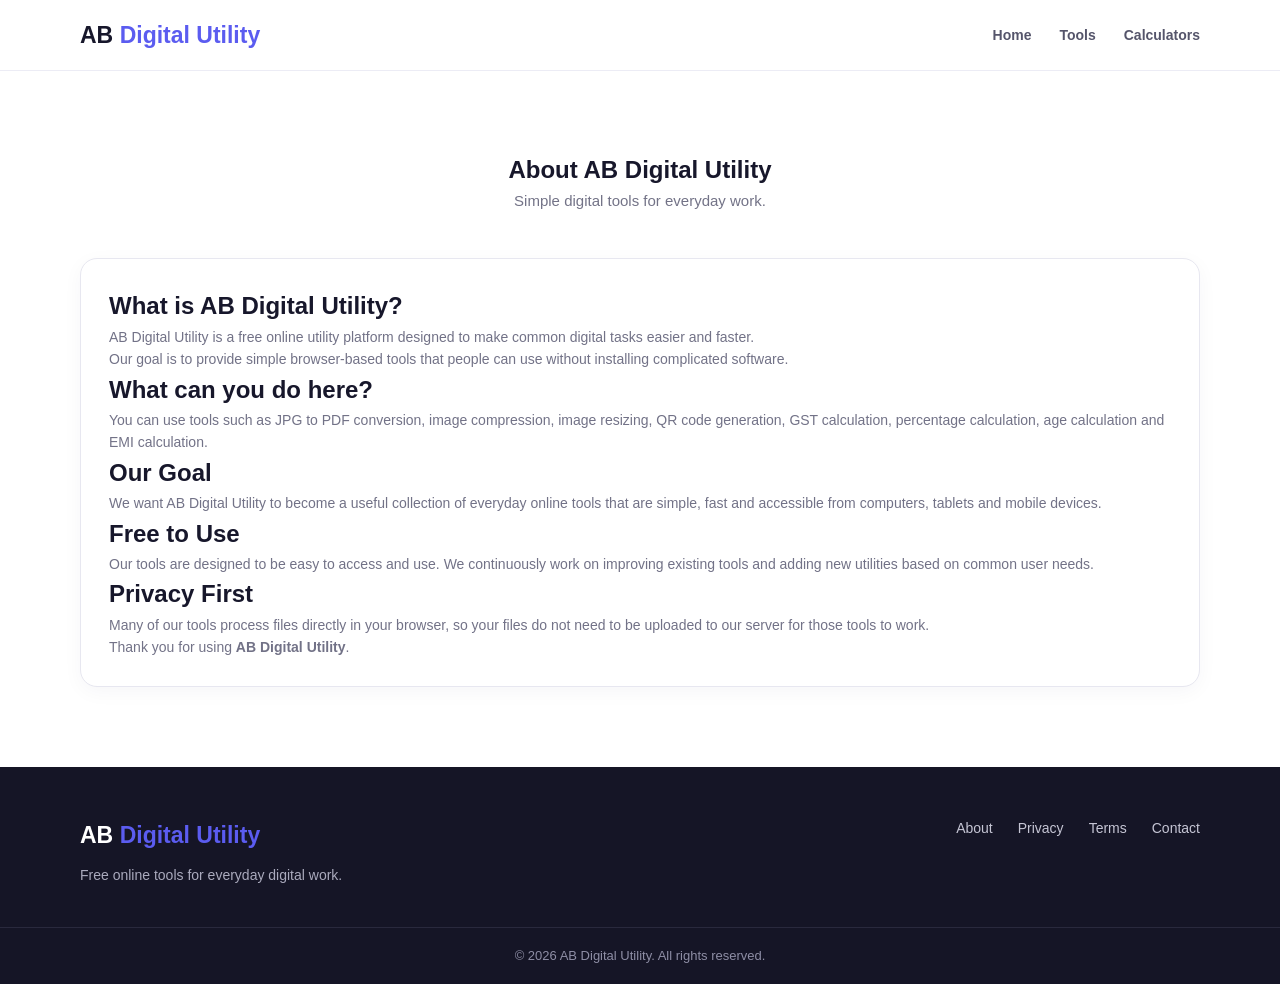
<file: about.html>
<!DOCTYPE html>
<html lang="en">
<head>

  <meta charset="UTF-8">

  <meta name="viewport"
        content="width=device-width, initial-scale=1.0">

  <title>About Us – AB Digital Utility</title>

  <meta name="description"
        content="Learn about AB Digital Utility, a collection of simple and free online tools for everyday digital tasks.">

  <link rel="stylesheet"
        href="style.css">

</head>

<body>

<header class="header">

  <div class="container nav">

    <a href="index.html" class="logo">
      AB <span>Digital Utility</span>
    </a>

    <nav>

      <a href="index.html">
        Home
      </a>

      <a href="index.html#tools">
        Tools
      </a>

      <a href="index.html#calculators">
        Calculators
      </a>

    </nav>

  </div>

</header>


<main>

<section class="section">

  <div class="container">

    <div class="heading">

      <div>

        <h1>
          About AB Digital Utility
        </h1>

        <p>
          Simple digital tools for everyday work.
        </p>

      </div>

    </div>


    <div class="guide-card">

      <h2>
        What is AB Digital Utility?
      </h2>

      <p>
        AB Digital Utility is a free online utility platform
        designed to make common digital tasks easier and faster.
      </p>

      <p>
        Our goal is to provide simple browser-based tools
        that people can use without installing complicated software.
      </p>


      <h2>
        What can you do here?
      </h2>

      <p>
        You can use tools such as JPG to PDF conversion,
        image compression, image resizing, QR code generation,
        GST calculation, percentage calculation, age calculation
        and EMI calculation.
      </p>


      <h2>
        Our Goal
      </h2>

      <p>
        We want AB Digital Utility to become a useful collection
        of everyday online tools that are simple, fast and accessible
        from computers, tablets and mobile devices.
      </p>


      <h2>
        Free to Use
      </h2>

      <p>
        Our tools are designed to be easy to access and use.
        We continuously work on improving existing tools and
        adding new utilities based on common user needs.
      </p>


      <h2>
        Privacy First
      </h2>

      <p>
        Many of our tools process files directly in your browser,
        so your files do not need to be uploaded to our server
        for those tools to work.
      </p>


      <p>
        Thank you for using
        <strong>AB Digital Utility</strong>.
      </p>

    </div>

  </div>

</section>

</main>


<footer>

  <div class="container footer">

    <div>

      <div class="logo">
        AB <span>Digital Utility</span>
      </div>

      <p>
        Free online tools for everyday digital work.
      </p>

    </div>


    <div class="footer-links">

      <a href="about.html">
        About
      </a>

      <a href="privacy.html">
        Privacy
      </a>

      <a href="terms.html">
        Terms
      </a>

      <a href="contact.html">
        Contact
      </a>

    </div>

  </div>


  <div class="copyright">

    © 2026 AB Digital Utility.
    All rights reserved.

  </div>

</footer>

</body>
</html>
</file>
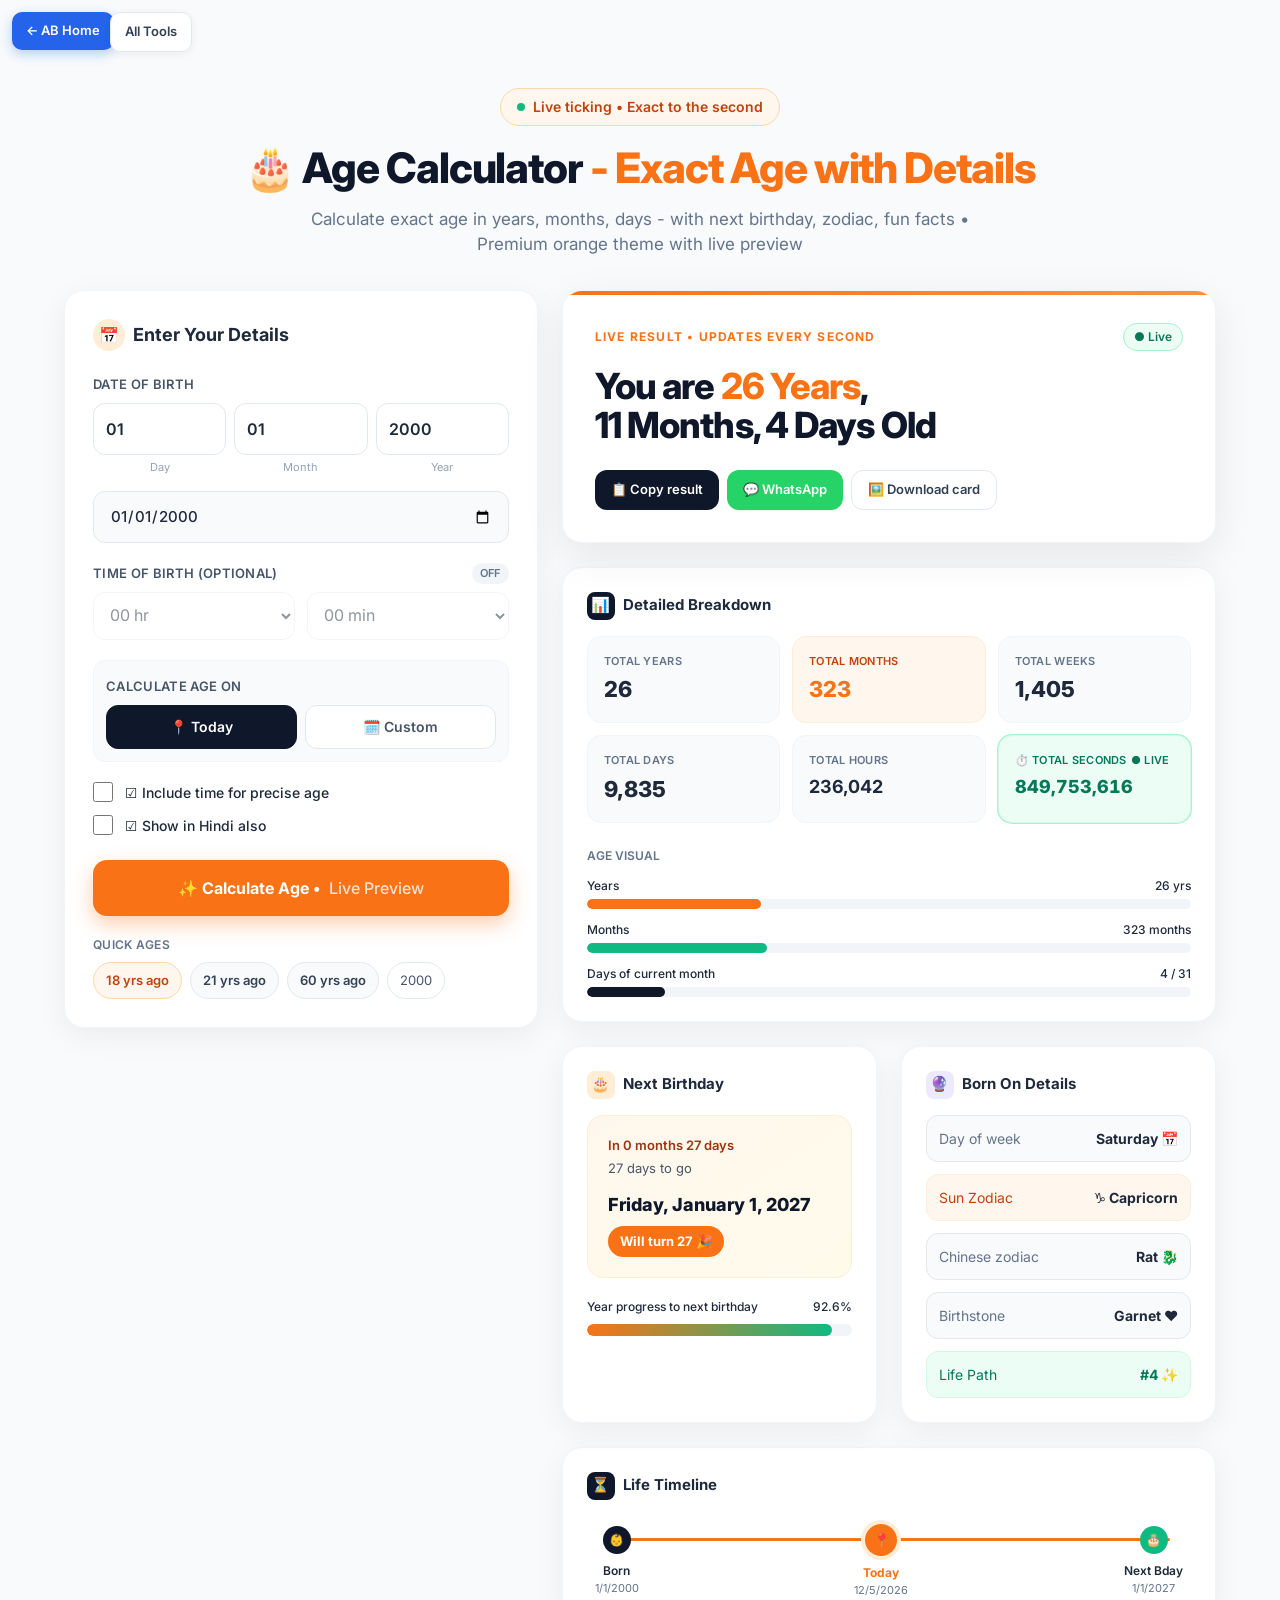
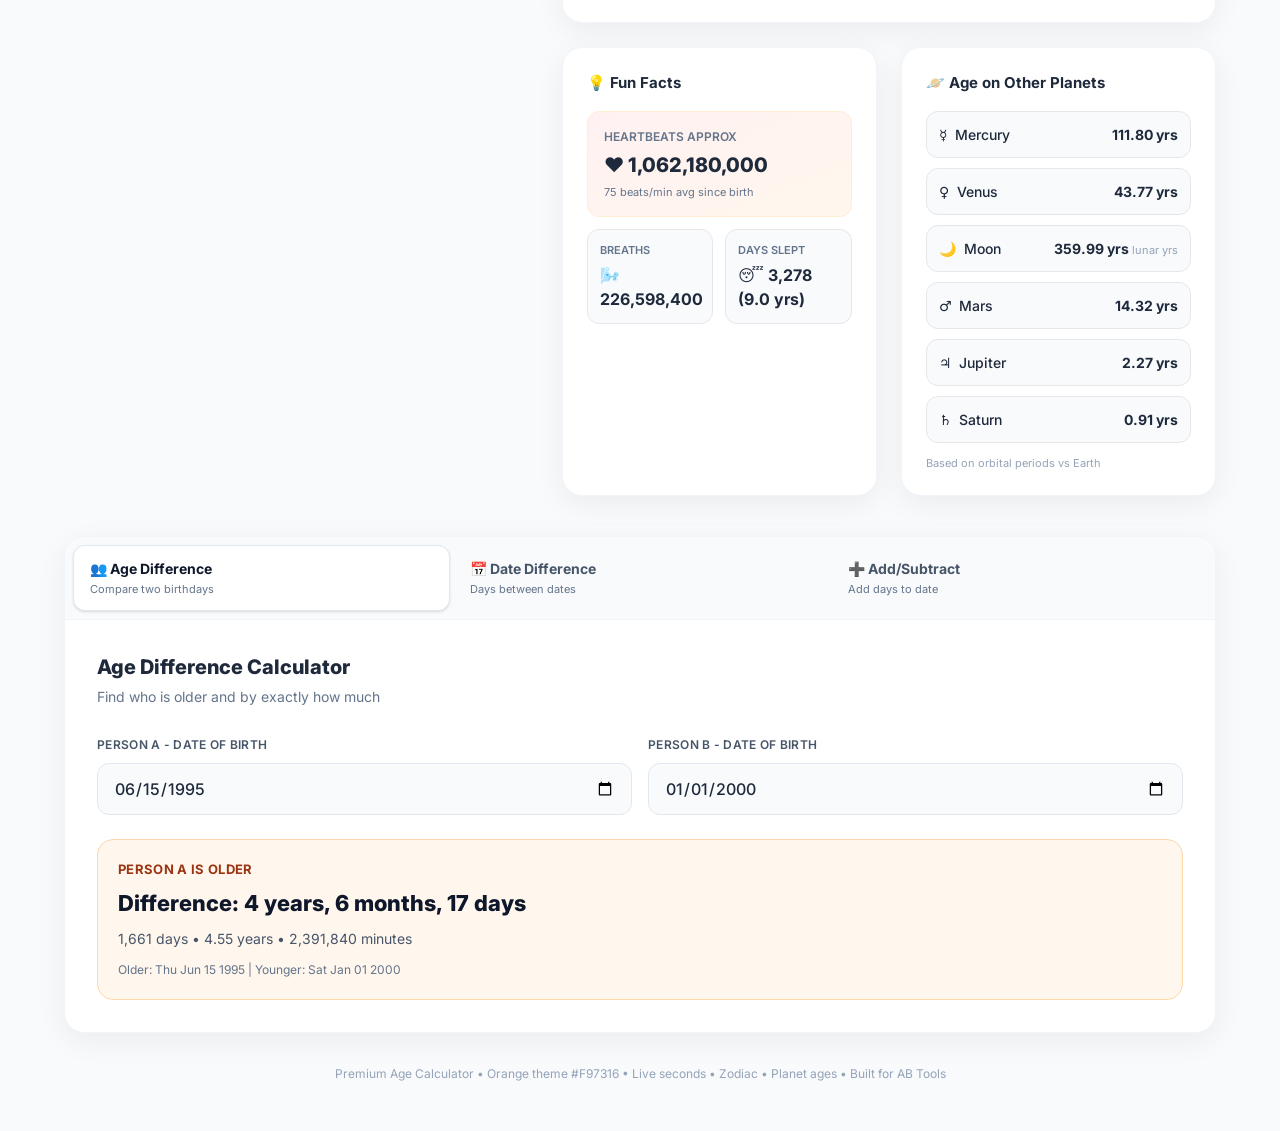
<file: age-calculator.html>
<!DOCTYPE html>
<html lang="en">
<head>
  <meta charset="UTF-8">
  <meta name="viewport" content="width=device-width, initial-scale=1">
  <title>React Artifact</title>
  <style>*,:after,:before{--tw-border-spacing-x:0;--tw-border-spacing-y:0;--tw-translate-x:0;--tw-translate-y:0;--tw-rotate:0;--tw-skew-x:0;--tw-skew-y:0;--tw-scale-x:1;--tw-scale-y:1;--tw-pan-x: ;--tw-pan-y: ;--tw-pinch-zoom: ;--tw-scroll-snap-strictness:proximity;--tw-gradient-from-position: ;--tw-gradient-via-position: ;--tw-gradient-to-position: ;--tw-ordinal: ;--tw-slashed-zero: ;--tw-numeric-figure: ;--tw-numeric-spacing: ;--tw-numeric-fraction: ;--tw-ring-inset: ;--tw-ring-offset-width:0px;--tw-ring-offset-color:#fff;--tw-ring-color:rgba(59,130,246,.5);--tw-ring-offset-shadow:0 0 #0000;--tw-ring-shadow:0 0 #0000;--tw-shadow:0 0 #0000;--tw-shadow-colored:0 0 #0000;--tw-blur: ;--tw-brightness: ;--tw-contrast: ;--tw-grayscale: ;--tw-hue-rotate: ;--tw-invert: ;--tw-saturate: ;--tw-sepia: ;--tw-drop-shadow: ;--tw-backdrop-blur: ;--tw-backdrop-brightness: ;--tw-backdrop-contrast: ;--tw-backdrop-grayscale: ;--tw-backdrop-hue-rotate: ;--tw-backdrop-invert: ;--tw-backdrop-opacity: ;--tw-backdrop-saturate: ;--tw-backdrop-sepia: ;--tw-contain-size: ;--tw-contain-layout: ;--tw-contain-paint: ;--tw-contain-style: }::backdrop{--tw-border-spacing-x:0;--tw-border-spacing-y:0;--tw-translate-x:0;--tw-translate-y:0;--tw-rotate:0;--tw-skew-x:0;--tw-skew-y:0;--tw-scale-x:1;--tw-scale-y:1;--tw-pan-x: ;--tw-pan-y: ;--tw-pinch-zoom: ;--tw-scroll-snap-strictness:proximity;--tw-gradient-from-position: ;--tw-gradient-via-position: ;--tw-gradient-to-position: ;--tw-ordinal: ;--tw-slashed-zero: ;--tw-numeric-figure: ;--tw-numeric-spacing: ;--tw-numeric-fraction: ;--tw-ring-inset: ;--tw-ring-offset-width:0px;--tw-ring-offset-color:#fff;--tw-ring-color:rgba(59,130,246,.5);--tw-ring-offset-shadow:0 0 #0000;--tw-ring-shadow:0 0 #0000;--tw-shadow:0 0 #0000;--tw-shadow-colored:0 0 #0000;--tw-blur: ;--tw-brightness: ;--tw-contrast: ;--tw-grayscale: ;--tw-hue-rotate: ;--tw-invert: ;--tw-saturate: ;--tw-sepia: ;--tw-drop-shadow: ;--tw-backdrop-blur: ;--tw-backdrop-brightness: ;--tw-backdrop-contrast: ;--tw-backdrop-grayscale: ;--tw-backdrop-hue-rotate: ;--tw-backdrop-invert: ;--tw-backdrop-opacity: ;--tw-backdrop-saturate: ;--tw-backdrop-sepia: ;--tw-contain-size: ;--tw-contain-layout: ;--tw-contain-paint: ;--tw-contain-style: }/*! tailwindcss v3.4.18 | MIT License | https://tailwindcss.com*/*,:after,:before{box-sizing:border-box;border:0 solid #e5e7eb}:after,:before{--tw-content:""}:host,html{line-height:1.5;-webkit-text-size-adjust:100%;-moz-tab-size:4;-o-tab-size:4;tab-size:4;font-family:ui-sans-serif,system-ui,sans-serif,Apple Color Emoji,Segoe UI Emoji,Segoe UI Symbol,Noto Color Emoji;font-feature-settings:normal;font-variation-settings:normal;-webkit-tap-highlight-color:transparent}body{line-height:inherit}hr{height:0;color:inherit;border-top-width:1px}abbr:where([title]){-webkit-text-decoration:underline dotted;text-decoration:underline dotted}h1,h2,h3,h4,h5,h6{font-size:inherit;font-weight:inherit}a{color:inherit;text-decoration:inherit}b,strong{font-weight:bolder}code,kbd,pre,samp{font-family:ui-monospace,SFMono-Regular,Menlo,Monaco,Consolas,Liberation Mono,Courier New,monospace;font-feature-settings:normal;font-variation-settings:normal;font-size:1em}small{font-size:80%}sub,sup{font-size:75%;line-height:0;position:relative;vertical-align:baseline}sub{bottom:-.25em}sup{top:-.5em}table{text-indent:0;border-color:inherit;border-collapse:collapse}button,input,optgroup,select,textarea{font-family:inherit;font-feature-settings:inherit;font-variation-settings:inherit;font-size:100%;font-weight:inherit;line-height:inherit;letter-spacing:inherit;color:inherit;margin:0;padding:0}button,select{text-transform:none}button,input:where([type=button]),input:where([type=reset]),input:where([type=submit]){-webkit-appearance:button;background-color:transparent;background-image:none}:-moz-focusring{outline:auto}:-moz-ui-invalid{box-shadow:none}progress{vertical-align:baseline}::-webkit-inner-spin-button,::-webkit-outer-spin-button{height:auto}[type=search]{-webkit-appearance:textfield;outline-offset:-2px}::-webkit-search-decoration{-webkit-appearance:none}::-webkit-file-upload-button{-webkit-appearance:button;font:inherit}summary{display:list-item}blockquote,dd,dl,figure,h1,h2,h3,h4,h5,h6,hr,p,pre{margin:0}fieldset{margin:0}fieldset,legend{padding:0}menu,ol,ul{list-style:none;margin:0;padding:0}dialog{padding:0}textarea{resize:vertical}input::-moz-placeholder,textarea::-moz-placeholder{opacity:1;color:#9ca3af}input::placeholder,textarea::placeholder{opacity:1;color:#9ca3af}[role=button],button{cursor:pointer}:disabled{cursor:default}audio,canvas,embed,iframe,img,object,svg,video{display:block;vertical-align:middle}img,video{max-width:100%;height:auto}[hidden]:where(:not([hidden=until-found])){display:none}.pointer-events-none{pointer-events:none}.visible{visibility:visible}.fixed{position:fixed}.absolute{position:absolute}.relative{position:relative}.sticky{position:sticky}.left-0{left:0}.left-\[24px\]{left:24px}.right-0{right:0}.right-\[24px\]{right:24px}.top-0{top:0}.top-\[14px\]{top:14px}.top-\[84px\]{top:84px}.z-10{z-index:10}.mx-auto{margin-left:auto;margin-right:auto}.mb-1{margin-bottom:.25rem}.mb-2{margin-bottom:.5rem}.mb-3{margin-bottom:.75rem}.mb-4{margin-bottom:1rem}.mb-5{margin-bottom:1.25rem}.mb-6{margin-bottom:1.5rem}.mb-8{margin-bottom:2rem}.mt-0\.5{margin-top:.125rem}.mt-1{margin-top:.25rem}.mt-10{margin-top:2.5rem}.mt-2{margin-top:.5rem}.mt-3{margin-top:.75rem}.mt-4{margin-top:1rem}.mt-5{margin-top:1.25rem}.mt-6{margin-top:1.5rem}.mt-8{margin-top:2rem}.block{display:block}.flex{display:flex}.inline-flex{display:inline-flex}.grid{display:grid}.h-2{height:.5rem}.h-5{height:1.25rem}.h-7{height:1.75rem}.h-8{height:2rem}.h-\[10px\]{height:10px}.h-\[12px\]{height:12px}.h-\[28px\]{height:28px}.h-\[32px\]{height:32px}.h-\[3px\]{height:3px}.h-\[40px\]{height:40px}.h-\[44px\]{height:44px}.h-\[48px\]{height:48px}.h-\[4px\]{height:4px}.h-\[52px\]{height:52px}.h-\[56px\]{height:56px}.h-fit{height:-moz-fit-content;height:fit-content}.h-full{height:100%}.min-h-screen{min-height:100vh}.w-2{width:.5rem}.w-5{width:1.25rem}.w-7{width:1.75rem}.w-8{width:2rem}.w-\[28px\]{width:28px}.w-\[32px\]{width:32px}.w-full{width:100%}.min-w-0{min-width:0}.max-w-\[1200px\]{max-width:1200px}.max-w-\[720px\]{max-width:720px}.max-w-full{max-width:100%}.flex-1{flex:1 1 0%}@keyframes pulse{50%{opacity:.5}}.animate-pulse{animation:pulse 2s cubic-bezier(.4,0,.6,1) infinite}.cursor-pointer{cursor:pointer}.grid-cols-1{grid-template-columns:repeat(1,minmax(0,1fr))}.grid-cols-2{grid-template-columns:repeat(2,minmax(0,1fr))}.grid-cols-3{grid-template-columns:repeat(3,minmax(0,1fr))}.flex-col{flex-direction:column}.flex-wrap{flex-wrap:wrap}.place-items-center{place-items:center}.items-center{align-items:center}.justify-center{justify-content:center}.justify-between{justify-content:space-between}.gap-1{gap:.25rem}.gap-2{gap:.5rem}.gap-3{gap:.75rem}.gap-4{gap:1rem}.gap-6{gap:1.5rem}.space-y-2\.5>:not([hidden])~:not([hidden]){--tw-space-y-reverse:0;margin-top:calc(.625rem*(1 - var(--tw-space-y-reverse)));margin-bottom:calc(.625rem*var(--tw-space-y-reverse))}.space-y-3>:not([hidden])~:not([hidden]){--tw-space-y-reverse:0;margin-top:calc(.75rem*(1 - var(--tw-space-y-reverse)));margin-bottom:calc(.75rem*var(--tw-space-y-reverse))}.space-y-4>:not([hidden])~:not([hidden]){--tw-space-y-reverse:0;margin-top:calc(1rem*(1 - var(--tw-space-y-reverse)));margin-bottom:calc(1rem*var(--tw-space-y-reverse))}.space-y-6>:not([hidden])~:not([hidden]){--tw-space-y-reverse:0;margin-top:calc(1.5rem*(1 - var(--tw-space-y-reverse)));margin-bottom:calc(1.5rem*var(--tw-space-y-reverse))}.overflow-hidden{overflow:hidden}.overflow-x-auto{overflow-x:auto}.overflow-x-hidden{overflow-x:hidden}.break-words{overflow-wrap:break-word}.rounded{border-radius:.25rem}.rounded-\[12px\]{border-radius:12px}.rounded-\[14px\]{border-radius:14px}.rounded-\[16px\]{border-radius:16px}.rounded-\[20px\]{border-radius:20px}.rounded-full{border-radius:9999px}.rounded-lg{border-radius:.5rem}.rounded-xl{border-radius:.75rem}.border{border-width:1px}.border-b{border-bottom-width:1px}.border-emerald-100{--tw-border-opacity:1;border-color:rgb(209 250 229/var(--tw-border-opacity,1))}.border-emerald-200{--tw-border-opacity:1;border-color:rgb(167 243 208/var(--tw-border-opacity,1))}.border-orange-100{--tw-border-opacity:1;border-color:rgb(255 237 213/var(--tw-border-opacity,1))}.border-orange-200{--tw-border-opacity:1;border-color:rgb(254 215 170/var(--tw-border-opacity,1))}.border-slate-100{--tw-border-opacity:1;border-color:rgb(241 245 249/var(--tw-border-opacity,1))}.border-slate-200{--tw-border-opacity:1;border-color:rgb(226 232 240/var(--tw-border-opacity,1))}.border-slate-900{--tw-border-opacity:1;border-color:rgb(15 23 42/var(--tw-border-opacity,1))}.bg-\[\#10B981\]{--tw-bg-opacity:1;background-color:rgb(16 185 129/var(--tw-bg-opacity,1))}.bg-\[\#25D366\]{--tw-bg-opacity:1;background-color:rgb(37 211 102/var(--tw-bg-opacity,1))}.bg-\[\#F97316\]{--tw-bg-opacity:1;background-color:rgb(249 115 22/var(--tw-bg-opacity,1))}.bg-\[\#f8fafc\]{--tw-bg-opacity:1;background-color:rgb(248 250 252/var(--tw-bg-opacity,1))}.bg-emerald-50{--tw-bg-opacity:1;background-color:rgb(236 253 245/var(--tw-bg-opacity,1))}.bg-orange-100{--tw-bg-opacity:1;background-color:rgb(255 237 213/var(--tw-bg-opacity,1))}.bg-orange-50{--tw-bg-opacity:1;background-color:rgb(255 247 237/var(--tw-bg-opacity,1))}.bg-slate-100{--tw-bg-opacity:1;background-color:rgb(241 245 249/var(--tw-bg-opacity,1))}.bg-slate-200{--tw-bg-opacity:1;background-color:rgb(226 232 240/var(--tw-bg-opacity,1))}.bg-slate-50{--tw-bg-opacity:1;background-color:rgb(248 250 252/var(--tw-bg-opacity,1))}.bg-slate-900{--tw-bg-opacity:1;background-color:rgb(15 23 42/var(--tw-bg-opacity,1))}.bg-violet-100{--tw-bg-opacity:1;background-color:rgb(237 233 254/var(--tw-bg-opacity,1))}.bg-white{--tw-bg-opacity:1;background-color:rgb(255 255 255/var(--tw-bg-opacity,1))}.bg-white\/10{background-color:hsla(0,0%,100%,.1)}.bg-gradient-to-br{background-image:linear-gradient(to bottom right,var(--tw-gradient-stops))}.bg-gradient-to-r{background-image:linear-gradient(to right,var(--tw-gradient-stops))}.from-\[\#F97316\]{--tw-gradient-from:#f97316 var(--tw-gradient-from-position);--tw-gradient-to:rgba(249,115,22,0) var(--tw-gradient-to-position);--tw-gradient-stops:var(--tw-gradient-from),var(--tw-gradient-to)}.from-orange-50{--tw-gradient-from:#fff7ed var(--tw-gradient-from-position);--tw-gradient-to:rgba(255,247,237,0) var(--tw-gradient-to-position);--tw-gradient-stops:var(--tw-gradient-from),var(--tw-gradient-to)}.from-rose-50{--tw-gradient-from:#fff1f2 var(--tw-gradient-from-position);--tw-gradient-to:rgba(255,241,242,0) var(--tw-gradient-to-position);--tw-gradient-stops:var(--tw-gradient-from),var(--tw-gradient-to)}.from-slate-900{--tw-gradient-from:#0f172a var(--tw-gradient-from-position);--tw-gradient-to:rgba(15,23,42,0) var(--tw-gradient-to-position);--tw-gradient-stops:var(--tw-gradient-from),var(--tw-gradient-to)}.to-\[\#10B981\]{--tw-gradient-to:#10b981 var(--tw-gradient-to-position)}.to-\[\#FB923C\]{--tw-gradient-to:#fb923c var(--tw-gradient-to-position)}.to-amber-50{--tw-gradient-to:#fffbeb var(--tw-gradient-to-position)}.to-orange-50{--tw-gradient-to:#fff7ed var(--tw-gradient-to-position)}.to-slate-800{--tw-gradient-to:#1e293b var(--tw-gradient-to-position)}.p-10{padding:2.5rem}.p-2{padding:.5rem}.p-3{padding:.75rem}.p-4{padding:1rem}.p-5{padding:1.25rem}.p-6{padding:1.5rem}.px-2{padding-left:.5rem;padding-right:.5rem}.px-2\.5{padding-left:.625rem;padding-right:.625rem}.px-3{padding-left:.75rem;padding-right:.75rem}.px-4{padding-left:1rem;padding-right:1rem}.py-0\.5{padding-top:.125rem;padding-bottom:.125rem}.py-1{padding-top:.25rem;padding-bottom:.25rem}.py-1\.5{padding-top:.375rem;padding-bottom:.375rem}.py-2{padding-top:.5rem;padding-bottom:.5rem}.py-3{padding-top:.75rem;padding-bottom:.75rem}.pb-12{padding-bottom:3rem}.pt-\[72px\]{padding-top:72px}.text-left{text-align:left}.text-center{text-align:center}.text-\[11px\]{font-size:11px}.text-\[12px\]{font-size:12px}.text-\[13px\]{font-size:13px}.text-\[14px\]{font-size:14px}.text-\[15px\]{font-size:15px}.text-\[16px\]{font-size:16px}.text-\[18px\]{font-size:18px}.text-\[20px\]{font-size:20px}.text-\[22px\]{font-size:22px}.text-\[28px\]{font-size:28px}.text-\[48px\]{font-size:48px}.text-sm{font-size:.875rem;line-height:1.25rem}.font-bold{font-weight:700}.font-extrabold{font-weight:800}.font-medium{font-weight:500}.font-normal{font-weight:400}.font-semibold{font-weight:600}.uppercase{text-transform:uppercase}.tabular-nums{--tw-numeric-spacing:tabular-nums;font-variant-numeric:var(--tw-ordinal) var(--tw-slashed-zero) var(--tw-numeric-figure) var(--tw-numeric-spacing) var(--tw-numeric-fraction)}.leading-\[1\.1\]{line-height:1.1}.leading-tight{line-height:1.25}.tracking-tight{letter-spacing:-.025em}.tracking-wide{letter-spacing:.025em}.tracking-widest{letter-spacing:.1em}.text-\[\#F97316\]{--tw-text-opacity:1;color:rgb(249 115 22/var(--tw-text-opacity,1))}.text-emerald-700{--tw-text-opacity:1;color:rgb(4 120 87/var(--tw-text-opacity,1))}.text-orange-600{--tw-text-opacity:1;color:rgb(234 88 12/var(--tw-text-opacity,1))}.text-orange-700{--tw-text-opacity:1;color:rgb(194 65 12/var(--tw-text-opacity,1))}.text-orange-800{--tw-text-opacity:1;color:rgb(154 52 18/var(--tw-text-opacity,1))}.text-slate-400{--tw-text-opacity:1;color:rgb(148 163 184/var(--tw-text-opacity,1))}.text-slate-500{--tw-text-opacity:1;color:rgb(100 116 139/var(--tw-text-opacity,1))}.text-slate-600{--tw-text-opacity:1;color:rgb(71 85 105/var(--tw-text-opacity,1))}.text-slate-700{--tw-text-opacity:1;color:rgb(51 65 85/var(--tw-text-opacity,1))}.text-slate-800{--tw-text-opacity:1;color:rgb(30 41 59/var(--tw-text-opacity,1))}.text-slate-900{--tw-text-opacity:1;color:rgb(15 23 42/var(--tw-text-opacity,1))}.text-violet-600{--tw-text-opacity:1;color:rgb(124 58 237/var(--tw-text-opacity,1))}.text-white{--tw-text-opacity:1;color:rgb(255 255 255/var(--tw-text-opacity,1))}.accent-\[\#10B981\]{accent-color:#10b981}.accent-\[\#F97316\]{accent-color:#f97316}.opacity-100{opacity:1}.opacity-50{opacity:.5}.opacity-60{opacity:.6}.opacity-70{opacity:.7}.opacity-80{opacity:.8}.shadow{--tw-shadow:0 1px 3px 0 rgba(0,0,0,.1),0 1px 2px -1px rgba(0,0,0,.1);--tw-shadow-colored:0 1px 3px 0 var(--tw-shadow-color),0 1px 2px -1px var(--tw-shadow-color)}.shadow,.shadow-\[0_12px_40px_rgba\(0\2c 0\2c 0\2c 0\.08\)\]{box-shadow:var(--tw-ring-offset-shadow,0 0 #0000),var(--tw-ring-shadow,0 0 #0000),var(--tw-shadow)}.shadow-\[0_12px_40px_rgba\(0\2c 0\2c 0\2c 0\.08\)\]{--tw-shadow:0 12px 40px rgba(0,0,0,.08);--tw-shadow-colored:0 12px 40px var(--tw-shadow-color)}.shadow-\[0_8px_20px_rgba\(249\2c 115\2c 22\2c 0\.35\)\]{--tw-shadow:0 8px 20px rgba(249,115,22,.35);--tw-shadow-colored:0 8px 20px var(--tw-shadow-color);box-shadow:var(--tw-ring-offset-shadow,0 0 #0000),var(--tw-ring-shadow,0 0 #0000),var(--tw-shadow)}.shadow-\[0_8px_30px_rgba\(0\2c 0\2c 0\2c 0\.06\)\]{--tw-shadow:0 8px 30px rgba(0,0,0,.06);--tw-shadow-colored:0 8px 30px var(--tw-shadow-color);box-shadow:var(--tw-ring-offset-shadow,0 0 #0000),var(--tw-ring-shadow,0 0 #0000),var(--tw-shadow)}.outline-none{outline:2px solid transparent;outline-offset:2px}.ring-1{--tw-ring-offset-shadow:var(--tw-ring-inset) 0 0 0 var(--tw-ring-offset-width) var(--tw-ring-offset-color);--tw-ring-shadow:var(--tw-ring-inset) 0 0 0 calc(1px + var(--tw-ring-offset-width)) var(--tw-ring-color)}.ring-1,.ring-4{box-shadow:var(--tw-ring-offset-shadow),var(--tw-ring-shadow),var(--tw-shadow,0 0 #0000)}.ring-4{--tw-ring-offset-shadow:var(--tw-ring-inset) 0 0 0 var(--tw-ring-offset-width) var(--tw-ring-offset-color);--tw-ring-shadow:var(--tw-ring-inset) 0 0 0 calc(4px + var(--tw-ring-offset-width)) var(--tw-ring-color)}.ring-emerald-200{--tw-ring-opacity:1;--tw-ring-color:rgb(167 243 208/var(--tw-ring-opacity,1))}.ring-orange-100{--tw-ring-opacity:1;--tw-ring-color:rgb(255 237 213/var(--tw-ring-opacity,1))}.transition{transition-property:color,background-color,border-color,text-decoration-color,fill,stroke,opacity,box-shadow,transform,filter,backdrop-filter;transition-timing-function:cubic-bezier(.4,0,.2,1);transition-duration:.15s}.transition-all{transition-property:all;transition-timing-function:cubic-bezier(.4,0,.2,1);transition-duration:.15s}.duration-700{transition-duration:.7s}#root,body,html{min-height:100%}body{margin:0;font-family:Inter,ui-sans-serif,system-ui,-apple-system,BlinkMacSystemFont,Segoe UI,sans-serif}[role=button]:not([aria-disabled=true]),button:not(:disabled),label[for],select:not(:disabled),summary{cursor:pointer}.hover\:bg-\[\#1EB954\]:hover{--tw-bg-opacity:1;background-color:rgb(30 185 84/var(--tw-bg-opacity,1))}.hover\:bg-\[\#EA6A0E\]:hover{--tw-bg-opacity:1;background-color:rgb(234 106 14/var(--tw-bg-opacity,1))}.hover\:bg-black:hover{--tw-bg-opacity:1;background-color:rgb(0 0 0/var(--tw-bg-opacity,1))}.hover\:bg-orange-100:hover{--tw-bg-opacity:1;background-color:rgb(255 237 213/var(--tw-bg-opacity,1))}.hover\:bg-slate-100:hover{--tw-bg-opacity:1;background-color:rgb(241 245 249/var(--tw-bg-opacity,1))}.hover\:bg-slate-50:hover{--tw-bg-opacity:1;background-color:rgb(248 250 252/var(--tw-bg-opacity,1))}.hover\:bg-white:hover{--tw-bg-opacity:1;background-color:rgb(255 255 255/var(--tw-bg-opacity,1))}.hover\:bg-white\/60:hover{background-color:hsla(0,0%,100%,.6)}.hover\:shadow-sm:hover{--tw-shadow:0 1px 2px 0 rgba(0,0,0,.05);--tw-shadow-colored:0 1px 2px 0 var(--tw-shadow-color);box-shadow:var(--tw-ring-offset-shadow,0 0 #0000),var(--tw-ring-shadow,0 0 #0000),var(--tw-shadow)}.focus\:border-\[\#F97316\]:focus{--tw-border-opacity:1;border-color:rgb(249 115 22/var(--tw-border-opacity,1))}.focus\:ring-2:focus{--tw-ring-offset-shadow:var(--tw-ring-inset) 0 0 0 var(--tw-ring-offset-width) var(--tw-ring-offset-color);--tw-ring-shadow:var(--tw-ring-inset) 0 0 0 calc(2px + var(--tw-ring-offset-width)) var(--tw-ring-color);box-shadow:var(--tw-ring-offset-shadow),var(--tw-ring-shadow),var(--tw-shadow,0 0 #0000)}.focus\:ring-orange-200:focus{--tw-ring-opacity:1;--tw-ring-color:rgb(254 215 170/var(--tw-ring-opacity,1))}@media (min-width:768px){.md\:min-w-\[160px\]{min-width:160px}.md\:grid-cols-2{grid-template-columns:repeat(2,minmax(0,1fr))}.md\:grid-cols-3{grid-template-columns:repeat(3,minmax(0,1fr))}.md\:grid-cols-4{grid-template-columns:repeat(4,minmax(0,1fr))}.md\:flex-nowrap{flex-wrap:nowrap}.md\:p-6{padding:1.5rem}.md\:p-7{padding:1.75rem}.md\:p-8{padding:2rem}.md\:px-6{padding-left:1.5rem;padding-right:1.5rem}.md\:text-\[17px\]{font-size:17px}.md\:text-\[26px\]{font-size:26px}.md\:text-\[36px\]{font-size:36px}.md\:text-\[42px\]{font-size:42px}}@media (min-width:1024px){.lg\:grid-cols-\[1\.05fr_1\.45fr\]{grid-template-columns:1.05fr 1.45fr}.lg\:grid-cols-\[1\.2fr_1fr\]{grid-template-columns:1.2fr 1fr}}</style>
</head>
<body>
  <div id="root"></div>
  
  <script type="module">var Gf=Object.create;var{getPrototypeOf:Zf,defineProperty:lo,getOwnPropertyNames:Jf}=Object;var qf=Object.prototype.hasOwnProperty;var zn=(e,n,t)=>{t=e!=null?Gf(Zf(e)):{};let r=n||!e||!e.__esModule?lo(t,"default",{value:e,enumerable:!0}):t;for(let l of Jf(e))if(!qf.call(r,l))lo(r,l,{get:()=>e[l],enumerable:!0});return r};var Ir=(e,n)=>()=>(n||e((n={exports:{}}).exports,n),n.exports);var jf=(e,n)=>{for(var t in n)lo(e,t,{get:n[t],enumerable:!0,configurable:!0,set:(r)=>n[t]=()=>r})};var bf=(e,n)=>()=>(e&&(n=e(e=0)),n);var Ot=Ir((md)=>{var It=Symbol.for("react.element"),ed=Symbol.for("react.portal"),nd=Symbol.for("react.fragment"),td=Symbol.for("react.strict_mode"),rd=Symbol.for("react.profiler"),ld=Symbol.for("react.provider"),od=Symbol.for("react.context"),ud=Symbol.for("react.forward_ref"),id=Symbol.for("react.suspense"),sd=Symbol.for("react.memo"),ad=Symbol.for("react.lazy"),Ri=Symbol.iterator;function cd(e){if(e===null||typeof e!=="object")return null;return e=Ri&&e[Ri]||e["@@iterator"],typeof e==="function"?e:null}var Fi={isMounted:function(){return!1},enqueueForceUpdate:function(){},enqueueReplaceState:function(){},enqueueSetState:function(){}},Mi=Object.assign,Ui={};function Gn(e,n,t){this.props=e,this.context=n,this.refs=Ui,this.updater=t||Fi}Gn.prototype.isReactComponent={};Gn.prototype.setState=function(e,n){if(typeof e!=="object"&&typeof e!=="function"&&e!=null)throw Error("setState(...): takes an object of state variables to update or a function which returns an object of state variables.");this.updater.enqueueSetState(this,e,n,"setState")};Gn.prototype.forceUpdate=function(e){this.updater.enqueueForceUpdate(this,e,"forceUpdate")};function Di(){}Di.prototype=Gn.prototype;function uo(e,n,t){this.props=e,this.context=n,this.refs=Ui,this.updater=t||Fi}var io=uo.prototype=new Di;io.constructor=uo;Mi(io,Gn.prototype);io.isPureReactComponent=!0;var Ii=Array.isArray,Vi=Object.prototype.hasOwnProperty,so={current:null},$i={key:!0,ref:!0,__self:!0,__source:!0};function Wi(e,n,t){var r,l={},o=null,u=null;if(n!=null)for(r in n.ref!==void 0&&(u=n.ref),n.key!==void 0&&(o=""+n.key),n)Vi.call(n,r)&&!$i.hasOwnProperty(r)&&(l[r]=n[r]);var i=arguments.length-2;if(i===1)l.children=t;else if(1<i){for(var s=Array(i),f=0;f<i;f++)s[f]=arguments[f+2];l.children=s}if(e&&e.defaultProps)for(r in i=e.defaultProps,i)l[r]===void 0&&(l[r]=i[r]);return{$$typeof:It,type:e,key:o,ref:u,props:l,_owner:so.current}}function fd(e,n){return{$$typeof:It,type:e.type,key:n,ref:e.ref,props:e.props,_owner:e._owner}}function ao(e){return typeof e==="object"&&e!==null&&e.$$typeof===It}function dd(e){var n={"=":"=0",":":"=2"};return"$"+e.replace(/[=:]/g,function(t){return n[t]})}var Oi=/\/+/g;function oo(e,n){return typeof e==="object"&&e!==null&&e.key!=null?dd(""+e.key):n.toString(36)}function Fr(e,n,t,r,l){var o=typeof e;if(o==="undefined"||o==="boolean")e=null;var u=!1;if(e===null)u=!0;else switch(o){case"string":case"number":u=!0;break;case"object":switch(e.$$typeof){case It:case ed:u=!0}}if(u)return u=e,l=l(u),e=r===""?"."+oo(u,0):r,Ii(l)?(t="",e!=null&&(t=e.replace(Oi,"$&/")+"/"),Fr(l,n,t,"",function(f){return f})):l!=null&&(ao(l)&&(l=fd(l,t+(!l.key||u&&u.key===l.key?"":(""+l.key).replace(Oi,"$&/")+"/")+e)),n.push(l)),1;if(u=0,r=r===""?".":r+":",Ii(e))for(var i=0;i<e.length;i++){o=e[i];var s=r+oo(o,i);u+=Fr(o,n,t,s,l)}else if(s=cd(e),typeof s==="function")for(e=s.call(e),i=0;!(o=e.next()).done;)o=o.value,s=r+oo(o,i++),u+=Fr(o,n,t,s,l);else if(o==="object")throw n=String(e),Error("Objects are not valid as a React child (found: "+(n==="[object Object]"?"object with keys {"+Object.keys(e).join(", ")+"}":n)+"). If you meant to render a collection of children, use an array instead.");return u}function Or(e,n,t){if(e==null)return e;var r=[],l=0;return Fr(e,r,"","",function(o){return n.call(t,o,l++)}),r}function pd(e){if(e._status===-1){var n=e._result;n=n(),n.then(function(t){if(e._status===0||e._status===-1)e._status=1,e._result=t},function(t){if(e._status===0||e._status===-1)e._status=2,e._result=t}),e._status===-1&&(e._status=0,e._result=n)}if(e._status===1)return e._result.default;throw e._result}var ce={current:null},Mr={transition:null},vd={ReactCurrentDispatcher:ce,ReactCurrentBatchConfig:Mr,ReactCurrentOwner:so};function Qi(){throw Error("act(...) is not supported in production builds of React.")}md.Children={map:Or,forEach:function(e,n,t){Or(e,function(){n.apply(this,arguments)},t)},count:function(e){var n=0;return Or(e,function(){n++}),n},toArray:function(e){return Or(e,function(n){return n})||[]},only:function(e){if(!ao(e))throw Error("React.Children.only expected to receive a single React element child.");return e}};md.Component=Gn;md.Fragment=nd;md.Profiler=rd;md.PureComponent=uo;md.StrictMode=td;md.Suspense=id;md.__SECRET_INTERNALS_DO_NOT_USE_OR_YOU_WILL_BE_FIRED=vd;md.act=Qi;md.cloneElement=function(e,n,t){if(e===null||e===void 0)throw Error("React.cloneElement(...): The argument must be a React element, but you passed "+e+".");var r=Mi({},e.props),l=e.key,o=e.ref,u=e._owner;if(n!=null){if(n.ref!==void 0&&(o=n.ref,u=so.current),n.key!==void 0&&(l=""+n.key),e.type&&e.type.defaultProps)var i=e.type.defaultProps;for(s in n)Vi.call(n,s)&&!$i.hasOwnProperty(s)&&(r[s]=n[s]===void 0&&i!==void 0?i[s]:n[s])}var s=arguments.length-2;if(s===1)r.children=t;else if(1<s){i=Array(s);for(var f=0;f<s;f++)i[f]=arguments[f+2];r.children=i}return{$$typeof:It,type:e.type,key:l,ref:o,props:r,_owner:u}};md.createContext=function(e){return e={$$typeof:od,_currentValue:e,_currentValue2:e,_threadCount:0,Provider:null,Consumer:null,_defaultValue:null,_globalName:null},e.Provider={$$typeof:ld,_context:e},e.Consumer=e};md.createElement=Wi;md.createFactory=function(e){var n=Wi.bind(null,e);return n.type=e,n};md.createRef=function(){return{current:null}};md.forwardRef=function(e){return{$$typeof:ud,render:e}};md.isValidElement=ao;md.lazy=function(e){return{$$typeof:ad,_payload:{_status:-1,_result:e},_init:pd}};md.memo=function(e,n){return{$$typeof:sd,type:e,compare:n===void 0?null:n}};md.startTransition=function(e){var n=Mr.transition;Mr.transition={};try{e()}finally{Mr.transition=n}};md.unstable_act=Qi;md.useCallback=function(e,n){return ce.current.useCallback(e,n)};md.useContext=function(e){return ce.current.useContext(e)};md.useDebugValue=function(){};md.useDeferredValue=function(e){return ce.current.useDeferredValue(e)};md.useEffect=function(e,n){return ce.current.useEffect(e,n)};md.useId=function(){return ce.current.useId()};md.useImperativeHandle=function(e,n,t){return ce.current.useImperativeHandle(e,n,t)};md.useInsertionEffect=function(e,n){return ce.current.useInsertionEffect(e,n)};md.useLayoutEffect=function(e,n){return ce.current.useLayoutEffect(e,n)};md.useMemo=function(e,n){return ce.current.useMemo(e,n)};md.useReducer=function(e,n,t){return ce.current.useReducer(e,n,t)};md.useRef=function(e){return ce.current.useRef(e)};md.useState=function(e){return ce.current.useState(e)};md.useSyncExternalStore=function(e,n,t){return ce.current.useSyncExternalStore(e,n,t)};md.useTransition=function(){return ce.current.useTransition()};md.version="18.3.1"});var Yi=Ir((bd)=>{function fo(e,n){var t=e.length;e.push(n);e:for(;0<t;){var r=t-1>>>1,l=e[r];if(0<Ur(l,n))e[r]=n,e[t]=l,t=r;else break e}}function Fe(e){return e.length===0?null:e[0]}function Wr(e){if(e.length===0)return null;var n=e[0],t=e.pop();if(t!==n){e[0]=t;e:for(var r=0,l=e.length,o=l>>>1;r<o;){var u=2*(r+1)-1,i=e[u],s=u+1,f=e[s];if(0>Ur(i,t))s<l&&0>Ur(f,i)?(e[r]=f,e[s]=t,r=s):(e[r]=i,e[u]=t,r=u);else if(s<l&&0>Ur(f,t))e[r]=f,e[s]=t,r=s;else break e}}return n}function Ur(e,n){var t=e.sortIndex-n.sortIndex;return t!==0?t:e.id-n.id}if(typeof performance==="object"&&typeof performance.now==="function")po=performance,bd.unstable_now=function(){return po.now()};else Dr=Date,vo=Dr.now(),bd.unstable_now=function(){return Dr.now()-vo};var po,Dr,vo,Be=[],on=[],jd=1,Ne=null,le=3,Qr=!1,Ln=!1,Mt=!1,Ai=typeof setTimeout==="function"?setTimeout:null,Bi=typeof clearTimeout==="function"?clearTimeout:null,Hi=typeof setImmediate<"u"?setImmediate:null;typeof navigator<"u"&&navigator.scheduling!==void 0&&navigator.scheduling.isInputPending!==void 0&&navigator.scheduling.isInputPending.bind(navigator.scheduling);function mo(e){for(var n=Fe(on);n!==null;){if(n.callback===null)Wr(on);else if(n.startTime<=e)Wr(on),n.sortIndex=n.expirationTime,fo(Be,n);else break;n=Fe(on)}}function yo(e){if(Mt=!1,mo(e),!Ln)if(Fe(Be)!==null)Ln=!0,wo(go);else{var n=Fe(on);n!==null&&ko(yo,n.startTime-e)}}function go(e,n){Ln=!1,Mt&&(Mt=!1,Bi(Ut),Ut=-1),Qr=!0;var t=le;try{mo(n);for(Ne=Fe(Be);Ne!==null&&(!(Ne.expirationTime>n)||e&&!Xi());){var r=Ne.callback;if(typeof r==="function"){Ne.callback=null,le=Ne.priorityLevel;var l=r(Ne.expirationTime<=n);n=bd.unstable_now(),typeof l==="function"?Ne.callback=l:Ne===Fe(Be)&&Wr(Be),mo(n)}else Wr(Be);Ne=Fe(Be)}if(Ne!==null)var o=!0;else{var u=Fe(on);u!==null&&ko(yo,u.startTime-n),o=!1}return o}finally{Ne=null,le=t,Qr=!1}}var Hr=!1,Vr=null,Ut=-1,xi=5,Ki=-1;function Xi(){return bd.unstable_now()-Ki<xi?!1:!0}function co(){if(Vr!==null){var e=bd.unstable_now();Ki=e;var n=!0;try{n=Vr(!0,e)}finally{n?Ft():(Hr=!1,Vr=null)}}else Hr=!1}var Ft;if(typeof Hi==="function")Ft=function(){Hi(co)};else if(typeof MessageChannel<"u")$r=new MessageChannel,ho=$r.port2,$r.port1.onmessage=co,Ft=function(){ho.postMessage(null)};else Ft=function(){Ai(co,0)};var $r,ho;function wo(e){Vr=e,Hr||(Hr=!0,Ft())}function ko(e,n){Ut=Ai(function(){e(bd.unstable_now())},n)}bd.unstable_IdlePriority=5;bd.unstable_ImmediatePriority=1;bd.unstable_LowPriority=4;bd.unstable_NormalPriority=3;bd.unstable_Profiling=null;bd.unstable_UserBlockingPriority=2;bd.unstable_cancelCallback=function(e){e.callback=null};bd.unstable_continueExecution=function(){Ln||Qr||(Ln=!0,wo(go))};bd.unstable_forceFrameRate=function(e){0>e||125<e?console.error("forceFrameRate takes a positive int between 0 and 125, forcing frame rates higher than 125 fps is not supported"):xi=0<e?Math.floor(1000/e):5};bd.unstable_getCurrentPriorityLevel=function(){return le};bd.unstable_getFirstCallbackNode=function(){return Fe(Be)};bd.unstable_next=function(e){switch(le){case 1:case 2:case 3:var n=3;break;default:n=le}var t=le;le=n;try{return e()}finally{le=t}};bd.unstable_pauseExecution=function(){};bd.unstable_requestPaint=function(){};bd.unstable_runWithPriority=function(e,n){switch(e){case 1:case 2:case 3:case 4:case 5:break;default:e=3}var t=le;le=e;try{return n()}finally{le=t}};bd.unstable_scheduleCallback=function(e,n,t){var r=bd.unstable_now();switch(typeof t==="object"&&t!==null?(t=t.delay,t=typeof t==="number"&&0<t?r+t:r):t=r,e){case 1:var l=-1;break;case 2:l=250;break;case 5:l=1073741823;break;case 4:l=1e4;break;default:l=5000}return l=t+l,e={id:jd++,callback:n,priorityLevel:e,startTime:t,expirationTime:l,sortIndex:-1},t>r?(e.sortIndex=t,fo(on,e),Fe(Be)===null&&e===Fe(on)&&(Mt?(Bi(Ut),Ut=-1):Mt=!0,ko(yo,t-r))):(e.sortIndex=l,fo(Be,e),Ln||Qr||(Ln=!0,wo(go))),e};bd.unstable_shouldYield=Xi;bd.unstable_wrapCallback=function(e){var n=le;return function(){var t=le;le=n;try{return e.apply(this,arguments)}finally{le=t}}}});var Pi={};jf(Pi,{version:()=>sf,unstable_renderSubtreeIntoContainer:()=>uf,unstable_batchedUpdates:()=>of,unmountComponentAtNode:()=>lf,render:()=>rf,hydrateRoot:()=>tf,hydrate:()=>nf,flushSync:()=>ef,findDOMNode:()=>bc,createRoot:()=>jc,createPortal:()=>qc,__SECRET_INTERNALS_DO_NOT_USE_OR_YOU_WILL_BE_FIRED:()=>Jc});function k(e){for(var n="https://reactjs.org/docs/error-decoder.html?invariant="+e,t=1;t<arguments.length;t++)n+="&args[]="+encodeURIComponent(arguments[t]);return"Minified React error #"+e+"; visit "+n+" for the full message or use the non-minified dev environment for full errors and additional helpful warnings."}function An(e,n){ht(e,n),ht(e+"Capture",n)}function ht(e,n){ur[e]=n;for(e=0;e<n.length;e++)bs.add(n[e])}function wp(e){if(Ao.call(Zi,e))return!0;if(Ao.call(Gi,e))return!1;if(gp.test(e))return Zi[e]=!0;return Gi[e]=!0,!1}function kp(e,n,t,r){if(t!==null&&t.type===0)return!1;switch(typeof n){case"function":case"symbol":return!0;case"boolean":if(r)return!1;if(t!==null)return!t.acceptsBooleans;return e=e.toLowerCase().slice(0,5),e!=="data-"&&e!=="aria-";default:return!1}}function Sp(e,n,t,r){if(n===null||typeof n>"u"||kp(e,n,t,r))return!0;if(r)return!1;if(t!==null)switch(t.type){case 3:return!n;case 4:return n===!1;case 5:return isNaN(n);case 6:return isNaN(n)||1>n}return!1}function pe(e,n,t,r,l,o,u){this.acceptsBooleans=n===2||n===3||n===4,this.attributeName=r,this.attributeNamespace=l,this.mustUseProperty=t,this.propertyName=e,this.type=n,this.sanitizeURL=o,this.removeEmptyString=u}function Vu(e){return e[1].toUpperCase()}function $u(e,n,t,r){var l=te.hasOwnProperty(n)?te[n]:null;if(l!==null?l.type!==0:r||!(2<n.length)||n[0]!=="o"&&n[0]!=="O"||n[1]!=="n"&&n[1]!=="N")Sp(n,t,l,r)&&(t=null),r||l===null?wp(n)&&(t===null?e.removeAttribute(n):e.setAttribute(n,""+t)):l.mustUseProperty?e[l.propertyName]=t===null?l.type===3?!1:"":t:(n=l.attributeName,r=l.attributeNamespace,t===null?e.removeAttribute(n):(l=l.type,t=l===3||l===4&&t===!0?"":""+t,r?e.setAttributeNS(r,n,t):e.setAttribute(n,t)))}function Dt(e){if(e===null||typeof e!=="object")return null;return e=Ji&&e[Ji]||e["@@iterator"],typeof e==="function"?e:null}function Bt(e){if(So===void 0)try{throw Error()}catch(t){var n=t.stack.trim().match(/\n( *(at )?)/);So=n&&n[1]||""}return`
`+So+e}function Co(e,n){if(!e||Eo)return"";Eo=!0;var t=Error.prepareStackTrace;Error.prepareStackTrace=void 0;try{if(n)if(n=function(){throw Error()},Object.defineProperty(n.prototype,"props",{set:function(){throw Error()}}),typeof Reflect==="object"&&Reflect.construct){try{Reflect.construct(n,[])}catch(f){var r=f}Reflect.construct(e,[],n)}else{try{n.call()}catch(f){r=f}e.call(n.prototype)}else{try{throw Error()}catch(f){r=f}e()}}catch(f){if(f&&r&&typeof f.stack==="string"){for(var l=f.stack.split(`
`),o=r.stack.split(`
`),u=l.length-1,i=o.length-1;1<=u&&0<=i&&l[u]!==o[i];)i--;for(;1<=u&&0<=i;u--,i--)if(l[u]!==o[i]){if(u!==1||i!==1)do if(u--,i--,0>i||l[u]!==o[i]){var s=`
`+l[u].replace(" at new "," at ");return e.displayName&&s.includes("<anonymous>")&&(s=s.replace("<anonymous>",e.displayName)),s}while(1<=u&&0<=i);break}}}finally{Eo=!1,Error.prepareStackTrace=t}return(e=e?e.displayName||e.name:"")?Bt(e):""}function Ep(e){switch(e.tag){case 5:return Bt(e.type);case 16:return Bt("Lazy");case 13:return Bt("Suspense");case 19:return Bt("SuspenseList");case 0:case 2:case 15:return e=Co(e.type,!1),e;case 11:return e=Co(e.type.render,!1),e;case 1:return e=Co(e.type,!0),e;default:return""}}function Xo(e){if(e==null)return null;if(typeof e==="function")return e.displayName||e.name||null;if(typeof e==="string")return e;switch(e){case bn:return"Fragment";case jn:return"Portal";case Bo:return"Profiler";case Wu:return"StrictMode";case xo:return"Suspense";case Ko:return"SuspenseList"}if(typeof e==="object")switch(e.$$typeof){case na:return(e.displayName||"Context")+".Consumer";case ea:return(e._context.displayName||"Context")+".Provider";case Qu:var n=e.render;return e=e.displayName,e||(e=n.displayName||n.name||"",e=e!==""?"ForwardRef("+e+")":"ForwardRef"),e;case Hu:return n=e.displayName||null,n!==null?n:Xo(e.type)||"Memo";case sn:n=e._payload,e=e._init;try{return Xo(e(n))}catch(t){}}return null}function Cp(e){var n=e.type;switch(e.tag){case 24:return"Cache";case 9:return(n.displayName||"Context")+".Consumer";case 10:return(n._context.displayName||"Context")+".Provider";case 18:return"DehydratedFragment";case 11:return e=n.render,e=e.displayName||e.name||"",n.displayName||(e!==""?"ForwardRef("+e+")":"ForwardRef");case 7:return"Fragment";case 5:return n;case 4:return"Portal";case 3:return"Root";case 6:return"Text";case 16:return Xo(n);case 8:return n===Wu?"StrictMode":"Mode";case 22:return"Offscreen";case 12:return"Profiler";case 21:return"Scope";case 13:return"Suspense";case 19:return"SuspenseList";case 25:return"TracingMarker";case 1:case 0:case 17:case 2:case 14:case 15:if(typeof n==="function")return n.displayName||n.name||null;if(typeof n==="string")return n}return null}function En(e){switch(typeof e){case"boolean":case"number":case"string":case"undefined":return e;case"object":return e;default:return""}}function ra(e){var n=e.type;return(e=e.nodeName)&&e.toLowerCase()==="input"&&(n==="checkbox"||n==="radio")}function _p(e){var n=ra(e)?"checked":"value",t=Object.getOwnPropertyDescriptor(e.constructor.prototype,n),r=""+e[n];if(!e.hasOwnProperty(n)&&typeof t<"u"&&typeof t.get==="function"&&typeof t.set==="function"){var{get:l,set:o}=t;return Object.defineProperty(e,n,{configurable:!0,get:function(){return l.call(this)},set:function(u){r=""+u,o.call(this,u)}}),Object.defineProperty(e,n,{enumerable:t.enumerable}),{getValue:function(){return r},setValue:function(u){r=""+u},stopTracking:function(){e._valueTracker=null,delete e[n]}}}}function Br(e){e._valueTracker||(e._valueTracker=_p(e))}function la(e){if(!e)return!1;var n=e._valueTracker;if(!n)return!0;var t=n.getValue(),r="";return e&&(r=ra(e)?e.checked?"true":"false":e.value),e=r,e!==t?(n.setValue(e),!0):!1}function vl(e){if(e=e||(typeof document<"u"?document:void 0),typeof e>"u")return null;try{return e.activeElement||e.body}catch(n){return e.body}}function Yo(e,n){var t=n.checked;return K({},n,{defaultChecked:void 0,defaultValue:void 0,value:void 0,checked:t!=null?t:e._wrapperState.initialChecked})}function qi(e,n){var t=n.defaultValue==null?"":n.defaultValue,r=n.checked!=null?n.checked:n.defaultChecked;t=En(n.value!=null?n.value:t),e._wrapperState={initialChecked:r,initialValue:t,controlled:n.type==="checkbox"||n.type==="radio"?n.checked!=null:n.value!=null}}function oa(e,n){n=n.checked,n!=null&&$u(e,"checked",n,!1)}function Go(e,n){oa(e,n);var t=En(n.value),r=n.type;if(t!=null)if(r==="number"){if(t===0&&e.value===""||e.value!=t)e.value=""+t}else e.value!==""+t&&(e.value=""+t);else if(r==="submit"||r==="reset"){e.removeAttribute("value");return}n.hasOwnProperty("value")?Zo(e,n.type,t):n.hasOwnProperty("defaultValue")&&Zo(e,n.type,En(n.defaultValue)),n.checked==null&&n.defaultChecked!=null&&(e.defaultChecked=!!n.defaultChecked)}function ji(e,n,t){if(n.hasOwnProperty("value")||n.hasOwnProperty("defaultValue")){var r=n.type;if(!(r!=="submit"&&r!=="reset"||n.value!==void 0&&n.value!==null))return;n=""+e._wrapperState.initialValue,t||n===e.value||(e.value=n),e.defaultValue=n}t=e.name,t!==""&&(e.name=""),e.defaultChecked=!!e._wrapperState.initialChecked,t!==""&&(e.name=t)}function Zo(e,n,t){if(n!=="number"||vl(e.ownerDocument)!==e)t==null?e.defaultValue=""+e._wrapperState.initialValue:e.defaultValue!==""+t&&(e.defaultValue=""+t)}function ct(e,n,t,r){if(e=e.options,n){n={};for(var l=0;l<t.length;l++)n["$"+t[l]]=!0;for(t=0;t<e.length;t++)l=n.hasOwnProperty("$"+e[t].value),e[t].selected!==l&&(e[t].selected=l),l&&r&&(e[t].defaultSelected=!0)}else{t=""+En(t),n=null;for(l=0;l<e.length;l++){if(e[l].value===t){e[l].selected=!0,r&&(e[l].defaultSelected=!0);return}n!==null||e[l].disabled||(n=e[l])}n!==null&&(n.selected=!0)}}function Jo(e,n){if(n.dangerouslySetInnerHTML!=null)throw Error(k(91));return K({},n,{value:void 0,defaultValue:void 0,children:""+e._wrapperState.initialValue})}function bi(e,n){var t=n.value;if(t==null){if(t=n.children,n=n.defaultValue,t!=null){if(n!=null)throw Error(k(92));if(xt(t)){if(1<t.length)throw Error(k(93));t=t[0]}n=t}n==null&&(n=""),t=n}e._wrapperState={initialValue:En(t)}}function ua(e,n){var t=En(n.value),r=En(n.defaultValue);t!=null&&(t=""+t,t!==e.value&&(e.value=t),n.defaultValue==null&&e.defaultValue!==t&&(e.defaultValue=t)),r!=null&&(e.defaultValue=""+r)}function es(e){var n=e.textContent;n===e._wrapperState.initialValue&&n!==""&&n!==null&&(e.value=n)}function ia(e){switch(e){case"svg":return"http://www.w3.org/2000/svg";case"math":return"http://www.w3.org/1998/Math/MathML";default:return"http://www.w3.org/1999/xhtml"}}function qo(e,n){return e==null||e==="http://www.w3.org/1999/xhtml"?ia(n):e==="http://www.w3.org/2000/svg"&&n==="foreignObject"?"http://www.w3.org/1999/xhtml":e}function ir(e,n){if(n){var t=e.firstChild;if(t&&t===e.lastChild&&t.nodeType===3){t.nodeValue=n;return}}e.textContent=n}function aa(e,n,t){return n==null||typeof n==="boolean"||n===""?"":t||typeof n!=="number"||n===0||qt.hasOwnProperty(e)&&qt[e]?(""+n).trim():n+"px"}function ca(e,n){e=e.style;for(var t in n)if(n.hasOwnProperty(t)){var r=t.indexOf("--")===0,l=aa(t,n[t],r);t==="float"&&(t="cssFloat"),r?e.setProperty(t,l):e[t]=l}}function jo(e,n){if(n){if(Pp[e]&&(n.children!=null||n.dangerouslySetInnerHTML!=null))throw Error(k(137,e));if(n.dangerouslySetInnerHTML!=null){if(n.children!=null)throw Error(k(60));if(typeof n.dangerouslySetInnerHTML!=="object"||!("__html"in n.dangerouslySetInnerHTML))throw Error(k(61))}if(n.style!=null&&typeof n.style!=="object")throw Error(k(62))}}function bo(e,n){if(e.indexOf("-")===-1)return typeof n.is==="string";switch(e){case"annotation-xml":case"color-profile":case"font-face":case"font-face-src":case"font-face-uri":case"font-face-format":case"font-face-name":case"missing-glyph":return!1;default:return!0}}function Au(e){return e=e.target||e.srcElement||window,e.correspondingUseElement&&(e=e.correspondingUseElement),e.nodeType===3?e.parentNode:e}function ns(e){if(e=Nr(e)){if(typeof nu!=="function")throw Error(k(280));var n=e.stateNode;n&&(n=Al(n),nu(e.stateNode,e.type,n))}}function fa(e){ft?dt?dt.push(e):dt=[e]:ft=e}function da(){if(ft){var e=ft,n=dt;if(dt=ft=null,ns(e),n)for(e=0;e<n.length;e++)ns(n[e])}}function pa(e,n){return e(n)}function va(){}function ma(e,n,t){if(_o)return e(n,t);_o=!0;try{return pa(e,n,t)}finally{if(_o=!1,ft!==null||dt!==null)va(),da()}}function sr(e,n){var t=e.stateNode;if(t===null)return null;var r=Al(t);if(r===null)return null;t=r[n];e:switch(n){case"onClick":case"onClickCapture":case"onDoubleClick":case"onDoubleClickCapture":case"onMouseDown":case"onMouseDownCapture":case"onMouseMove":case"onMouseMoveCapture":case"onMouseUp":case"onMouseUpCapture":case"onMouseEnter":(r=!r.disabled)||(e=e.type,r=!(e==="button"||e==="input"||e==="select"||e==="textarea")),e=!r;break e;default:e=!1}if(e)return null;if(t&&typeof t!=="function")throw Error(k(231,n,typeof t));return t}function zp(e,n,t,r,l,o,u,i,s){var f=Array.prototype.slice.call(arguments,3);try{n.apply(t,f)}catch(g){this.onError(g)}}function Tp(e,n,t,r,l,o,u,i,s){jt=!1,ml=null,zp.apply(Lp,arguments)}function Rp(e,n,t,r,l,o,u,i,s){if(Tp.apply(this,arguments),jt){if(jt){var f=ml;jt=!1,ml=null}else throw Error(k(198));hl||(hl=!0,ru=f)}}function Bn(e){var n=e,t=e;if(e.alternate)for(;n.return;)n=n.return;else{e=n;do n=e,(n.flags&4098)!==0&&(t=n.return),e=n.return;while(e)}return n.tag===3?t:null}function ha(e){if(e.tag===13){var n=e.memoizedState;if(n===null&&(e=e.alternate,e!==null&&(n=e.memoizedState)),n!==null)return n.dehydrated}return null}function ts(e){if(Bn(e)!==e)throw Error(k(188))}function Ip(e){var n=e.alternate;if(!n){if(n=Bn(e),n===null)throw Error(k(188));return n!==e?null:e}for(var t=e,r=n;;){var l=t.return;if(l===null)break;var o=l.alternate;if(o===null){if(r=l.return,r!==null){t=r;continue}break}if(l.child===o.child){for(o=l.child;o;){if(o===t)return ts(l),e;if(o===r)return ts(l),n;o=o.sibling}throw Error(k(188))}if(t.return!==r.return)t=l,r=o;else{for(var u=!1,i=l.child;i;){if(i===t){u=!0,t=l,r=o;break}if(i===r){u=!0,r=l,t=o;break}i=i.sibling}if(!u){for(i=o.child;i;){if(i===t){u=!0,t=o,r=l;break}if(i===r){u=!0,r=o,t=l;break}i=i.sibling}if(!u)throw Error(k(189))}}if(t.alternate!==r)throw Error(k(190))}if(t.tag!==3)throw Error(k(188));return t.stateNode.current===t?e:n}function ya(e){return e=Ip(e),e!==null?ga(e):null}function ga(e){if(e.tag===5||e.tag===6)return e;for(e=e.child;e!==null;){var n=ga(e);if(n!==null)return n;e=e.sibling}return null}function Dp(e){if(Ye&&typeof Ye.onCommitFiberRoot==="function")try{Ye.onCommitFiberRoot($l,e,void 0,(e.current.flags&128)===128)}catch(n){}}function Wp(e){return e>>>=0,e===0?32:31-(Vp(e)/$p|0)|0}function Kt(e){switch(e&-e){case 1:return 1;case 2:return 2;case 4:return 4;case 8:return 8;case 16:return 16;case 32:return 32;case 64:case 128:case 256:case 512:case 1024:case 2048:case 4096:case 8192:case 16384:case 32768:case 65536:case 131072:case 262144:case 524288:case 1048576:case 2097152:return e&4194240;case 4194304:case 8388608:case 16777216:case 33554432:case 67108864:return e&130023424;case 134217728:return 134217728;case 268435456:return 268435456;case 536870912:return 536870912;case 1073741824:return 1073741824;default:return e}}function gl(e,n){var t=e.pendingLanes;if(t===0)return 0;var r=0,l=e.suspendedLanes,o=e.pingedLanes,u=t&268435455;if(u!==0){var i=u&~l;i!==0?r=Kt(i):(o&=u,o!==0&&(r=Kt(o)))}else u=t&~l,u!==0?r=Kt(u):o!==0&&(r=Kt(o));if(r===0)return 0;if(n!==0&&n!==r&&(n&l)===0&&(l=r&-r,o=n&-n,l>=o||l===16&&(o&4194240)!==0))return n;if((r&4)!==0&&(r|=t&16),n=e.entangledLanes,n!==0)for(e=e.entanglements,n&=r;0<n;)t=31-$e(n),l=1<<t,r|=e[t],n&=~l;return r}function Qp(e,n){switch(e){case 1:case 2:case 4:return n+250;case 8:case 16:case 32:case 64:case 128:case 256:case 512:case 1024:case 2048:case 4096:case 8192:case 16384:case 32768:case 65536:case 131072:case 262144:case 524288:case 1048576:case 2097152:return n+5000;case 4194304:case 8388608:case 16777216:case 33554432:case 67108864:return-1;case 134217728:case 268435456:case 536870912:case 1073741824:return-1;default:return-1}}function Hp(e,n){for(var{suspendedLanes:t,pingedLanes:r,expirationTimes:l,pendingLanes:o}=e;0<o;){var u=31-$e(o),i=1<<u,s=l[u];if(s===-1){if((i&t)===0||(i&r)!==0)l[u]=Qp(i,n)}else s<=n&&(e.expiredLanes|=i);o&=~i}}function lu(e){return e=e.pendingLanes&-1073741825,e!==0?e:e&1073741824?1073741824:0}function Ea(){var e=Kr;return Kr<<=1,(Kr&4194240)===0&&(Kr=64),e}function No(e){for(var n=[],t=0;31>t;t++)n.push(e);return n}function Cr(e,n,t){e.pendingLanes|=n,n!==536870912&&(e.suspendedLanes=0,e.pingedLanes=0),e=e.eventTimes,n=31-$e(n),e[n]=t}function Ap(e,n){var t=e.pendingLanes&~n;e.pendingLanes=n,e.suspendedLanes=0,e.pingedLanes=0,e.expiredLanes&=n,e.mutableReadLanes&=n,e.entangledLanes&=n,n=e.entanglements;var r=e.eventTimes;for(e=e.expirationTimes;0<t;){var l=31-$e(t),o=1<<l;n[l]=0,r[l]=-1,e[l]=-1,t&=~o}}function xu(e,n){var t=e.entangledLanes|=n;for(e=e.entanglements;t;){var r=31-$e(t),l=1<<r;l&n|e[r]&n&&(e[r]|=n),t&=~l}}function Ca(e){return e&=-e,1<e?4<e?(e&268435455)!==0?16:536870912:4:1}function ls(e,n){switch(e){case"focusin":case"focusout":vn=null;break;case"dragenter":case"dragleave":mn=null;break;case"mouseover":case"mouseout":hn=null;break;case"pointerover":case"pointerout":ar.delete(n.pointerId);break;case"gotpointercapture":case"lostpointercapture":cr.delete(n.pointerId)}}function Vt(e,n,t,r,l,o){if(e===null||e.nativeEvent!==o)return e={blockedOn:n,domEventName:t,eventSystemFlags:r,nativeEvent:o,targetContainers:[l]},n!==null&&(n=Nr(n),n!==null&&Ku(n)),e;return e.eventSystemFlags|=r,n=e.targetContainers,l!==null&&n.indexOf(l)===-1&&n.push(l),e}function xp(e,n,t,r,l){switch(n){case"focusin":return vn=Vt(vn,e,n,t,r,l),!0;case"dragenter":return mn=Vt(mn,e,n,t,r,l),!0;case"mouseover":return hn=Vt(hn,e,n,t,r,l),!0;case"pointerover":var o=l.pointerId;return ar.set(o,Vt(ar.get(o)||null,e,n,t,r,l)),!0;case"gotpointercapture":return o=l.pointerId,cr.set(o,Vt(cr.get(o)||null,e,n,t,r,l)),!0}return!1}function La(e){var n=On(e.target);if(n!==null){var t=Bn(n);if(t!==null){if(n=t.tag,n===13){if(n=ha(t),n!==null){e.blockedOn=n,za(e.priority,function(){Na(t)});return}}else if(n===3&&t.stateNode.current.memoizedState.isDehydrated){e.blockedOn=t.tag===3?t.stateNode.containerInfo:null;return}}}e.blockedOn=null}function rl(e){if(e.blockedOn!==null)return!1;for(var n=e.targetContainers;0<n.length;){var t=uu(e.domEventName,e.eventSystemFlags,n[0],e.nativeEvent);if(t===null){t=e.nativeEvent;var r=new t.constructor(t.type,t);eu=r,t.target.dispatchEvent(r),eu=null}else return n=Nr(t),n!==null&&Ku(n),e.blockedOn=t,!1;n.shift()}return!0}function os(e,n,t){rl(e)&&t.delete(n)}function Kp(){ou=!1,vn!==null&&rl(vn)&&(vn=null),mn!==null&&rl(mn)&&(mn=null),hn!==null&&rl(hn)&&(hn=null),ar.forEach(os),cr.forEach(os)}function $t(e,n){e.blockedOn===n&&(e.blockedOn=null,ou||(ou=!0,A.unstable_scheduleCallback(A.unstable_NormalPriority,Kp)))}function fr(e){function n(l){return $t(l,e)}if(0<Yr.length){$t(Yr[0],e);for(var t=1;t<Yr.length;t++){var r=Yr[t];r.blockedOn===e&&(r.blockedOn=null)}}vn!==null&&$t(vn,e),mn!==null&&$t(mn,e),hn!==null&&$t(hn,e),ar.forEach(n),cr.forEach(n);for(t=0;t<cn.length;t++)r=cn[t],r.blockedOn===e&&(r.blockedOn=null);for(;0<cn.length&&(t=cn[0],t.blockedOn===null);)La(t),t.blockedOn===null&&cn.shift()}function Xp(e,n,t,r){var l=V,o=pt.transition;pt.transition=null;try{V=1,Xu(e,n,t,r)}finally{V=l,pt.transition=o}}function Yp(e,n,t,r){var l=V,o=pt.transition;pt.transition=null;try{V=4,Xu(e,n,t,r)}finally{V=l,pt.transition=o}}function Xu(e,n,t,r){if(wl){var l=uu(e,n,t,r);if(l===null)Io(e,n,r,kl,t),ls(e,r);else if(xp(l,e,n,t,r))r.stopPropagation();else if(ls(e,r),n&4&&-1<Bp.indexOf(e)){for(;l!==null;){var o=Nr(l);if(o!==null&&_a(o),o=uu(e,n,t,r),o===null&&Io(e,n,r,kl,t),o===l)break;l=o}l!==null&&r.stopPropagation()}else Io(e,n,r,null,t)}}function uu(e,n,t,r){if(kl=null,e=Au(r),e=On(e),e!==null)if(n=Bn(e),n===null)e=null;else if(t=n.tag,t===13){if(e=ha(n),e!==null)return e;e=null}else if(t===3){if(n.stateNode.current.memoizedState.isDehydrated)return n.tag===3?n.stateNode.containerInfo:null;e=null}else n!==e&&(e=null);return kl=e,null}function Ta(e){switch(e){case"cancel":case"click":case"close":case"contextmenu":case"copy":case"cut":case"auxclick":case"dblclick":case"dragend":case"dragstart":case"drop":case"focusin":case"focusout":case"input":case"invalid":case"keydown":case"keypress":case"keyup":case"mousedown":case"mouseup":case"paste":case"pause":case"play":case"pointercancel":case"pointerdown":case"pointerup":case"ratechange":case"reset":case"resize":case"seeked":case"submit":case"touchcancel":case"touchend":case"touchstart":case"volumechange":case"change":case"selectionchange":case"textInput":case"compositionstart":case"compositionend":case"compositionupdate":case"beforeblur":case"afterblur":case"beforeinput":case"blur":case"fullscreenchange":case"focus":case"hashchange":case"popstate":case"select":case"selectstart":return 1;case"drag":case"dragenter":case"dragexit":case"dragleave":case"dragover":case"mousemove":case"mouseout":case"mouseover":case"pointermove":case"pointerout":case"pointerover":case"scroll":case"toggle":case"touchmove":case"wheel":case"mouseenter":case"mouseleave":case"pointerenter":case"pointerleave":return 4;case"message":switch(Mp()){case Bu:return 1;case ka:return 4;case yl:case Up:return 16;case Sa:return 536870912;default:return 16}default:return 16}}function Ra(){if(ll)return ll;var e,n=Yu,t=n.length,r,l="value"in dn?dn.value:dn.textContent,o=l.length;for(e=0;e<t&&n[e]===l[e];e++);var u=t-e;for(r=1;r<=u&&n[t-r]===l[o-r];r++);return ll=l.slice(e,1<r?1-r:void 0)}function ol(e){var n=e.keyCode;return"charCode"in e?(e=e.charCode,e===0&&n===13&&(e=13)):e=n,e===10&&(e=13),32<=e||e===13?e:0}function Gr(){return!0}function us(){return!1}function Ce(e){function n(t,r,l,o,u){this._reactName=t,this._targetInst=l,this.type=r,this.nativeEvent=o,this.target=u,this.currentTarget=null;for(var i in e)e.hasOwnProperty(i)&&(t=e[i],this[i]=t?t(o):o[i]);return this.isDefaultPrevented=(o.defaultPrevented!=null?o.defaultPrevented:o.returnValue===!1)?Gr:us,this.isPropagationStopped=us,this}return K(n.prototype,{preventDefault:function(){this.defaultPrevented=!0;var t=this.nativeEvent;t&&(t.preventDefault?t.preventDefault():typeof t.returnValue!=="unknown"&&(t.returnValue=!1),this.isDefaultPrevented=Gr)},stopPropagation:function(){var t=this.nativeEvent;t&&(t.stopPropagation?t.stopPropagation():typeof t.cancelBubble!=="unknown"&&(t.cancelBubble=!0),this.isPropagationStopped=Gr)},persist:function(){},isPersistent:Gr}),n}function u0(e){var n=this.nativeEvent;return n.getModifierState?n.getModifierState(e):(e=o0[e])?!!n[e]:!1}function Zu(){return u0}function Oa(e,n){switch(e){case"keyup":return h0.indexOf(n.keyCode)!==-1;case"keydown":return n.keyCode!==229;case"keypress":case"mousedown":case"focusout":return!0;default:return!1}}function Fa(e){return e=e.detail,typeof e==="object"&&"data"in e?e.data:null}function g0(e,n){switch(e){case"compositionend":return Fa(n);case"keypress":if(n.which!==32)return null;return fs=!0,cs;case"textInput":return e=n.data,e===cs&&fs?null:e;default:return null}}function w0(e,n){if(et)return e==="compositionend"||!Ju&&Oa(e,n)?(e=Ra(),ll=Yu=dn=null,et=!1,e):null;switch(e){case"paste":return null;case"keypress":if(!(n.ctrlKey||n.altKey||n.metaKey)||n.ctrlKey&&n.altKey){if(n.char&&1<n.char.length)return n.char;if(n.which)return String.fromCharCode(n.which)}return null;case"compositionend":return Ia&&n.locale!=="ko"?null:n.data;default:return null}}function ds(e){var n=e&&e.nodeName&&e.nodeName.toLowerCase();return n==="input"?!!k0[e.type]:n==="textarea"?!0:!1}function Ma(e,n,t,r){fa(r),n=Sl(n,"onChange"),0<n.length&&(t=new Gu("onChange","change",null,t,r),e.push({event:t,listeners:n}))}function S0(e){Ka(e,0)}function Ql(e){var n=rt(e);if(la(n))return e}function E0(e,n){if(e==="change")return n}function ps(){er&&(er.detachEvent("onpropertychange",Da),dr=er=null)}function Da(e){if(e.propertyName==="value"&&Ql(dr)){var n=[];Ma(n,dr,e,Au(e)),ma(S0,n)}}function C0(e,n,t){e==="focusin"?(ps(),er=n,dr=t,er.attachEvent("onpropertychange",Da)):e==="focusout"&&ps()}function _0(e){if(e==="selectionchange"||e==="keyup"||e==="keydown")return Ql(dr)}function N0(e,n){if(e==="click")return Ql(n)}function P0(e,n){if(e==="input"||e==="change")return Ql(n)}function z0(e,n){return e===n&&(e!==0||1/e===1/n)||e!==e&&n!==n}function pr(e,n){if(Qe(e,n))return!0;if(typeof e!=="object"||e===null||typeof n!=="object"||n===null)return!1;var t=Object.keys(e),r=Object.keys(n);if(t.length!==r.length)return!1;for(r=0;r<t.length;r++){var l=t[r];if(!Ao.call(n,l)||!Qe(e[l],n[l]))return!1}return!0}function vs(e){for(;e&&e.firstChild;)e=e.firstChild;return e}function ms(e,n){var t=vs(e);e=0;for(var r;t;){if(t.nodeType===3){if(r=e+t.textContent.length,e<=n&&r>=n)return{node:t,offset:n-e};e=r}e:{for(;t;){if(t.nextSibling){t=t.nextSibling;break e}t=t.parentNode}t=void 0}t=vs(t)}}function Va(e,n){return e&&n?e===n?!0:e&&e.nodeType===3?!1:n&&n.nodeType===3?Va(e,n.parentNode):("contains"in e)?e.contains(n):e.compareDocumentPosition?!!(e.compareDocumentPosition(n)&16):!1:!1}function $a(){for(var e=window,n=vl();n instanceof e.HTMLIFrameElement;){try{var t=typeof n.contentWindow.location.href==="string"}catch(r){t=!1}if(t)e=n.contentWindow;else break;n=vl(e.document)}return n}function qu(e){var n=e&&e.nodeName&&e.nodeName.toLowerCase();return n&&(n==="input"&&(e.type==="text"||e.type==="search"||e.type==="tel"||e.type==="url"||e.type==="password")||n==="textarea"||e.contentEditable==="true")}function L0(e){var n=$a(),t=e.focusedElem,r=e.selectionRange;if(n!==t&&t&&t.ownerDocument&&Va(t.ownerDocument.documentElement,t)){if(r!==null&&qu(t)){if(n=r.start,e=r.end,e===void 0&&(e=n),"selectionStart"in t)t.selectionStart=n,t.selectionEnd=Math.min(e,t.value.length);else if(e=(n=t.ownerDocument||document)&&n.defaultView||window,e.getSelection){e=e.getSelection();var l=t.textContent.length,o=Math.min(r.start,l);r=r.end===void 0?o:Math.min(r.end,l),!e.extend&&o>r&&(l=r,r=o,o=l),l=ms(t,o);var u=ms(t,r);l&&u&&(e.rangeCount!==1||e.anchorNode!==l.node||e.anchorOffset!==l.offset||e.focusNode!==u.node||e.focusOffset!==u.offset)&&(n=n.createRange(),n.setStart(l.node,l.offset),e.removeAllRanges(),o>r?(e.addRange(n),e.extend(u.node,u.offset)):(n.setEnd(u.node,u.offset),e.addRange(n)))}}n=[];for(e=t;e=e.parentNode;)e.nodeType===1&&n.push({element:e,left:e.scrollLeft,top:e.scrollTop});typeof t.focus==="function"&&t.focus();for(t=0;t<n.length;t++)e=n[t],e.element.scrollLeft=e.left,e.element.scrollTop=e.top}}function hs(e,n,t){var r=t.window===t?t.document:t.nodeType===9?t:t.ownerDocument;su||nt==null||nt!==vl(r)||(r=nt,("selectionStart"in r)&&qu(r)?r={start:r.selectionStart,end:r.selectionEnd}:(r=(r.ownerDocument&&r.ownerDocument.defaultView||window).getSelection(),r={anchorNode:r.anchorNode,anchorOffset:r.anchorOffset,focusNode:r.focusNode,focusOffset:r.focusOffset}),nr&&pr(nr,r)||(nr=r,r=Sl(iu,"onSelect"),0<r.length&&(n=new Gu("onSelect","select",null,n,t),e.push({event:n,listeners:r}),n.target=nt)))}function Zr(e,n){var t={};return t[e.toLowerCase()]=n.toLowerCase(),t["Webkit"+e]="webkit"+n,t["Moz"+e]="moz"+n,t}function Hl(e){if(To[e])return To[e];if(!tt[e])return e;var n=tt[e],t;for(t in n)if(n.hasOwnProperty(t)&&t in Wa)return To[e]=n[t];return e}function _n(e,n){xa.set(e,n),An(n,[e])}function gs(e,n,t){var r=e.type||"unknown-event";e.currentTarget=t,Rp(r,n,void 0,e),e.currentTarget=null}function Ka(e,n){n=(n&4)!==0;for(var t=0;t<e.length;t++){var r=e[t],l=r.event;r=r.listeners;e:{var o=void 0;if(n)for(var u=r.length-1;0<=u;u--){var i=r[u],s=i.instance,f=i.currentTarget;if(i=i.listener,s!==o&&l.isPropagationStopped())break e;gs(l,i,f),o=s}else for(u=0;u<r.length;u++){if(i=r[u],s=i.instance,f=i.currentTarget,i=i.listener,s!==o&&l.isPropagationStopped())break e;gs(l,i,f),o=s}}}if(hl)throw e=ru,hl=!1,ru=null,e}function W(e,n){var t=n[mu];t===void 0&&(t=n[mu]=new Set);var r=e+"__bubble";t.has(r)||(Xa(n,e,2,!1),t.add(r))}function Ro(e,n,t){var r=0;n&&(r|=4),Xa(t,e,r,n)}function vr(e){if(!e[Jr]){e[Jr]=!0,bs.forEach(function(t){t!=="selectionchange"&&(R0.has(t)||Ro(t,!1,e),Ro(t,!0,e))});var n=e.nodeType===9?e:e.ownerDocument;n===null||n[Jr]||(n[Jr]=!0,Ro("selectionchange",!1,n))}}function Xa(e,n,t,r){switch(Ta(n)){case 1:var l=Xp;break;case 4:l=Yp;break;default:l=Xu}t=l.bind(null,n,t,e),l=void 0,!tu||n!=="touchstart"&&n!=="touchmove"&&n!=="wheel"||(l=!0),r?l!==void 0?e.addEventListener(n,t,{capture:!0,passive:l}):e.addEventListener(n,t,!0):l!==void 0?e.addEventListener(n,t,{passive:l}):e.addEventListener(n,t,!1)}function Io(e,n,t,r,l){var o=r;if((n&1)===0&&(n&2)===0&&r!==null)e:for(;;){if(r===null)return;var u=r.tag;if(u===3||u===4){var i=r.stateNode.containerInfo;if(i===l||i.nodeType===8&&i.parentNode===l)break;if(u===4)for(u=r.return;u!==null;){var s=u.tag;if(s===3||s===4){if(s=u.stateNode.containerInfo,s===l||s.nodeType===8&&s.parentNode===l)return}u=u.return}for(;i!==null;){if(u=On(i),u===null)return;if(s=u.tag,s===5||s===6){r=o=u;continue e}i=i.parentNode}}r=r.return}ma(function(){var f=o,g=Au(t),w=[];e:{var y=xa.get(e);if(y!==void 0){var C=Gu,_=e;switch(e){case"keypress":if(ol(t)===0)break e;case"keydown":case"keyup":C=s0;break;case"focusin":_="focus",C=Lo;break;case"focusout":_="blur",C=Lo;break;case"beforeblur":case"afterblur":C=Lo;break;case"click":if(t.button===2)break e;case"auxclick":case"dblclick":case"mousedown":case"mousemove":case"mouseup":case"mouseout":case"mouseover":case"contextmenu":C=is;break;case"drag":case"dragend":case"dragenter":case"dragexit":case"dragleave":case"dragover":case"dragstart":case"drop":C=Jp;break;case"touchcancel":case"touchend":case"touchmove":case"touchstart":C=f0;break;case Qa:case Ha:case Aa:C=bp;break;case Ba:C=p0;break;case"scroll":C=Gp;break;case"wheel":C=m0;break;case"copy":case"cut":case"paste":C=n0;break;case"gotpointercapture":case"lostpointercapture":case"pointercancel":case"pointerdown":case"pointermove":case"pointerout":case"pointerover":case"pointerup":C=as}var P=(n&4)!==0,U=!P&&e==="scroll",c=P?y!==null?y+"Capture":null:y;P=[];for(var a=f,d;a!==null;){d=a;var S=d.stateNode;if(d.tag===5&&S!==null&&(d=S,c!==null&&(S=sr(a,c),S!=null&&P.push(mr(a,S,d)))),U)break;a=a.return}0<P.length&&(y=new C(y,_,null,t,g),w.push({event:y,listeners:P}))}}if((n&7)===0){e:{if(y=e==="mouseover"||e==="pointerover",C=e==="mouseout"||e==="pointerout",y&&t!==eu&&(_=t.relatedTarget||t.fromElement)&&(On(_)||_[nn]))break e;if(C||y){if(y=g.window===g?g:(y=g.ownerDocument)?y.defaultView||y.parentWindow:window,C){if(_=t.relatedTarget||t.toElement,C=f,_=_?On(_):null,_!==null&&(U=Bn(_),_!==U||_.tag!==5&&_.tag!==6))_=null}else C=null,_=f;if(C!==_){if(P=is,S="onMouseLeave",c="onMouseEnter",a="mouse",e==="pointerout"||e==="pointerover")P=as,S="onPointerLeave",c="onPointerEnter",a="pointer";if(U=C==null?y:rt(C),d=_==null?y:rt(_),y=new P(S,a+"leave",C,t,g),y.target=U,y.relatedTarget=d,S=null,On(g)===f&&(P=new P(c,a+"enter",_,t,g),P.target=d,P.relatedTarget=U,S=P),U=S,C&&_)n:{P=C,c=_,a=0;for(d=P;d;d=Jn(d))a++;d=0;for(S=c;S;S=Jn(S))d++;for(;0<a-d;)P=Jn(P),a--;for(;0<d-a;)c=Jn(c),d--;for(;a--;){if(P===c||c!==null&&P===c.alternate)break n;P=Jn(P),c=Jn(c)}P=null}else P=null;C!==null&&ws(w,y,C,P,!1),_!==null&&U!==null&&ws(w,U,_,P,!0)}}}e:{if(y=f?rt(f):window,C=y.nodeName&&y.nodeName.toLowerCase(),C==="select"||C==="input"&&y.type==="file")var z=E0;else if(ds(y))if(Ua)z=P0;else{z=_0;var L=C0}else(C=y.nodeName)&&C.toLowerCase()==="input"&&(y.type==="checkbox"||y.type==="radio")&&(z=N0);if(z&&(z=z(e,f))){Ma(w,z,t,g);break e}L&&L(e,y,f),e==="focusout"&&(L=y._wrapperState)&&L.controlled&&y.type==="number"&&Zo(y,"number",y.value)}switch(L=f?rt(f):window,e){case"focusin":if(ds(L)||L.contentEditable==="true")nt=L,iu=f,nr=null;break;case"focusout":nr=iu=nt=null;break;case"mousedown":su=!0;break;case"contextmenu":case"mouseup":case"dragend":su=!1,hs(w,t,g);break;case"selectionchange":if(T0)break;case"keydown":case"keyup":hs(w,t,g)}var T;if(Ju)e:{switch(e){case"compositionstart":var R="onCompositionStart";break e;case"compositionend":R="onCompositionEnd";break e;case"compositionupdate":R="onCompositionUpdate";break e}R=void 0}else et?Oa(e,t)&&(R="onCompositionEnd"):e==="keydown"&&t.keyCode===229&&(R="onCompositionStart");if(R&&(Ia&&t.locale!=="ko"&&(et||R!=="onCompositionStart"?R==="onCompositionEnd"&&et&&(T=Ra()):(dn=g,Yu=("value"in dn)?dn.value:dn.textContent,et=!0)),L=Sl(f,R),0<L.length&&(R=new ss(R,e,null,t,g),w.push({event:R,listeners:L}),T?R.data=T:(T=Fa(t),T!==null&&(R.data=T)))),T=y0?g0(e,t):w0(e,t))f=Sl(f,"onBeforeInput"),0<f.length&&(g=new ss("onBeforeInput","beforeinput",null,t,g),w.push({event:g,listeners:f}),g.data=T)}Ka(w,n)})}function mr(e,n,t){return{instance:e,listener:n,currentTarget:t}}function Sl(e,n){for(var t=n+"Capture",r=[];e!==null;){var l=e,o=l.stateNode;l.tag===5&&o!==null&&(l=o,o=sr(e,t),o!=null&&r.unshift(mr(e,o,l)),o=sr(e,n),o!=null&&r.push(mr(e,o,l))),e=e.return}return r}function Jn(e){if(e===null)return null;do e=e.return;while(e&&e.tag!==5);return e?e:null}function ws(e,n,t,r,l){for(var o=n._reactName,u=[];t!==null&&t!==r;){var i=t,s=i.alternate,f=i.stateNode;if(s!==null&&s===r)break;i.tag===5&&f!==null&&(i=f,l?(s=sr(t,o),s!=null&&u.unshift(mr(t,s,i))):l||(s=sr(t,o),s!=null&&u.push(mr(t,s,i)))),t=t.return}u.length!==0&&e.push({event:n,listeners:u})}function ks(e){return(typeof e==="string"?e:""+e).replace(I0,`
`).replace(O0,"")}function qr(e,n,t){if(n=ks(n),ks(e)!==n&&t)throw Error(k(425))}function El(){}function pu(e,n){return e==="textarea"||e==="noscript"||typeof n.children==="string"||typeof n.children==="number"||typeof n.dangerouslySetInnerHTML==="object"&&n.dangerouslySetInnerHTML!==null&&n.dangerouslySetInnerHTML.__html!=null}function U0(e){setTimeout(function(){throw e})}function Oo(e,n){var t=n,r=0;do{var l=t.nextSibling;if(e.removeChild(t),l&&l.nodeType===8)if(t=l.data,t==="/$"){if(r===0){e.removeChild(l),fr(n);return}r--}else t!=="$"&&t!=="$?"&&t!=="$!"||r++;t=l}while(t);fr(n)}function yn(e){for(;e!=null;e=e.nextSibling){var n=e.nodeType;if(n===1||n===3)break;if(n===8){if(n=e.data,n==="$"||n==="$!"||n==="$?")break;if(n==="/$")return null}}return e}function Es(e){e=e.previousSibling;for(var n=0;e;){if(e.nodeType===8){var t=e.data;if(t==="$"||t==="$!"||t==="$?"){if(n===0)return e;n--}else t==="/$"&&n++}e=e.previousSibling}return null}function On(e){var n=e[Xe];if(n)return n;for(var t=e.parentNode;t;){if(n=t[nn]||t[Xe]){if(t=n.alternate,n.child!==null||t!==null&&t.child!==null)for(e=Es(e);e!==null;){if(t=e[Xe])return t;e=Es(e)}return n}e=t,t=e.parentNode}return null}function Nr(e){return e=e[Xe]||e[nn],!e||e.tag!==5&&e.tag!==6&&e.tag!==13&&e.tag!==3?null:e}function rt(e){if(e.tag===5||e.tag===6)return e.stateNode;throw Error(k(33))}function Al(e){return e[hr]||null}function Nn(e){return{current:e}}function Q(e){0>lt||(e.current=hu[lt],hu[lt]=null,lt--)}function $(e,n){lt++,hu[lt]=e.current,e.current=n}function yt(e,n){var t=e.type.contextTypes;if(!t)return Cn;var r=e.stateNode;if(r&&r.__reactInternalMemoizedUnmaskedChildContext===n)return r.__reactInternalMemoizedMaskedChildContext;var l={},o;for(o in t)l[o]=n[o];return r&&(e=e.stateNode,e.__reactInternalMemoizedUnmaskedChildContext=n,e.__reactInternalMemoizedMaskedChildContext=l),l}function ye(e){return e=e.childContextTypes,e!==null&&e!==void 0}function Cl(){Q(he),Q(se)}function Cs(e,n,t){if(se.current!==Cn)throw Error(k(168));$(se,n),$(he,t)}function Ya(e,n,t){var r=e.stateNode;if(n=n.childContextTypes,typeof r.getChildContext!=="function")return t;r=r.getChildContext();for(var l in r)if(!(l in n))throw Error(k(108,Cp(e)||"Unknown",l));return K({},t,r)}function _l(e){return e=(e=e.stateNode)&&e.__reactInternalMemoizedMergedChildContext||Cn,Vn=se.current,$(se,e),$(he,he.current),!0}function _s(e,n,t){var r=e.stateNode;if(!r)throw Error(k(169));t?(e=Ya(e,n,Vn),r.__reactInternalMemoizedMergedChildContext=e,Q(he),Q(se),$(se,e)):Q(he),$(he,t)}function Ga(e){Je===null?Je=[e]:Je.push(e)}function $0(e){Bl=!0,Ga(e)}function Pn(){if(!Fo&&Je!==null){Fo=!0;var e=0,n=V;try{var t=Je;for(V=1;e<t.length;e++){var r=t[e];do r=r(!0);while(r!==null)}Je=null,Bl=!1}catch(l){throw Je!==null&&(Je=Je.slice(e+1)),wa(Bu,Pn),l}finally{V=n,Fo=!1}}return null}function Rn(e,n){ot[ut++]=Pl,ot[ut++]=Nl,Nl=e,Pl=n}function Za(e,n,t){Pe[ze++]=qe,Pe[ze++]=je,Pe[ze++]=$n,$n=e;var r=qe;e=je;var l=32-$e(r)-1;r&=~(1<<l),t+=1;var o=32-$e(n)+l;if(30<o){var u=l-l%5;o=(r&(1<<u)-1).toString(32),r>>=u,l-=u,qe=1<<32-$e(n)+l|t<<l|r,je=o+e}else qe=1<<o|t<<l|r,je=e}function ju(e){e.return!==null&&(Rn(e,1),Za(e,1,0))}function bu(e){for(;e===Nl;)Nl=ot[--ut],ot[ut]=null,Pl=ot[--ut],ot[ut]=null;for(;e===$n;)$n=Pe[--ze],Pe[ze]=null,je=Pe[--ze],Pe[ze]=null,qe=Pe[--ze],Pe[ze]=null}function Ja(e,n){var t=Le(5,null,null,0);t.elementType="DELETED",t.stateNode=n,t.return=e,n=e.deletions,n===null?(e.deletions=[t],e.flags|=16):n.push(t)}function Ns(e,n){switch(e.tag){case 5:var t=e.type;return n=n.nodeType!==1||t.toLowerCase()!==n.nodeName.toLowerCase()?null:n,n!==null?(e.stateNode=n,Ee=e,Se=yn(n.firstChild),!0):!1;case 6:return n=e.pendingProps===""||n.nodeType!==3?null:n,n!==null?(e.stateNode=n,Ee=e,Se=null,!0):!1;case 13:return n=n.nodeType!==8?null:n,n!==null?(t=$n!==null?{id:qe,overflow:je}:null,e.memoizedState={dehydrated:n,treeContext:t,retryLane:1073741824},t=Le(18,null,null,0),t.stateNode=n,t.return=e,e.child=t,Ee=e,Se=null,!0):!1;default:return!1}}function yu(e){return(e.mode&1)!==0&&(e.flags&128)===0}function gu(e){if(H){var n=Se;if(n){var t=n;if(!Ns(e,n)){if(yu(e))throw Error(k(418));n=yn(t.nextSibling);var r=Ee;n&&Ns(e,n)?Ja(r,t):(e.flags=e.flags&-4097|2,H=!1,Ee=e)}}else{if(yu(e))throw Error(k(418));e.flags=e.flags&-4097|2,H=!1,Ee=e}}}function Ps(e){for(e=e.return;e!==null&&e.tag!==5&&e.tag!==3&&e.tag!==13;)e=e.return;Ee=e}function jr(e){if(e!==Ee)return!1;if(!H)return Ps(e),H=!0,!1;var n;if((n=e.tag!==3)&&!(n=e.tag!==5)&&(n=e.type,n=n!=="head"&&n!=="body"&&!pu(e.type,e.memoizedProps)),n&&(n=Se)){if(yu(e))throw qa(),Error(k(418));for(;n;)Ja(e,n),n=yn(n.nextSibling)}if(Ps(e),e.tag===13){if(e=e.memoizedState,e=e!==null?e.dehydrated:null,!e)throw Error(k(317));e:{e=e.nextSibling;for(n=0;e;){if(e.nodeType===8){var t=e.data;if(t==="/$"){if(n===0){Se=yn(e.nextSibling);break e}n--}else t!=="$"&&t!=="$!"&&t!=="$?"||n++}e=e.nextSibling}Se=null}}else Se=Ee?yn(e.stateNode.nextSibling):null;return!0}function qa(){for(var e=Se;e;)e=yn(e.nextSibling)}function gt(){Se=Ee=null,H=!1}function ei(e){Ve===null?Ve=[e]:Ve.push(e)}function Qt(e,n,t){if(e=t.ref,e!==null&&typeof e!=="function"&&typeof e!=="object"){if(t._owner){if(t=t._owner,t){if(t.tag!==1)throw Error(k(309));var r=t.stateNode}if(!r)throw Error(k(147,e));var l=r,o=""+e;if(n!==null&&n.ref!==null&&typeof n.ref==="function"&&n.ref._stringRef===o)return n.ref;return n=function(u){var i=l.refs;u===null?delete i[o]:i[o]=u},n._stringRef=o,n}if(typeof e!=="string")throw Error(k(284));if(!t._owner)throw Error(k(290,e))}return e}function br(e,n){throw e=Object.prototype.toString.call(n),Error(k(31,e==="[object Object]"?"object with keys {"+Object.keys(n).join(", ")+"}":e))}function zs(e){var n=e._init;return n(e._payload)}function ja(e){function n(c,a){if(e){var d=c.deletions;d===null?(c.deletions=[a],c.flags|=16):d.push(a)}}function t(c,a){if(!e)return null;for(;a!==null;)n(c,a),a=a.sibling;return null}function r(c,a){for(c=new Map;a!==null;)a.key!==null?c.set(a.key,a):c.set(a.index,a),a=a.sibling;return c}function l(c,a){return c=Sn(c,a),c.index=0,c.sibling=null,c}function o(c,a,d){if(c.index=d,!e)return c.flags|=1048576,a;if(d=c.alternate,d!==null)return d=d.index,d<a?(c.flags|=2,a):d;return c.flags|=2,a}function u(c){return e&&c.alternate===null&&(c.flags|=2),c}function i(c,a,d,S){if(a===null||a.tag!==6)return a=Qo(d,c.mode,S),a.return=c,a;return a=l(a,d),a.return=c,a}function s(c,a,d,S){var z=d.type;if(z===bn)return g(c,a,d.props.children,S,d.key);if(a!==null&&(a.elementType===z||typeof z==="object"&&z!==null&&z.$$typeof===sn&&zs(z)===a.type))return S=l(a,d.props),S.ref=Qt(c,a,d),S.return=c,S;return S=pl(d.type,d.key,d.props,null,c.mode,S),S.ref=Qt(c,a,d),S.return=c,S}function f(c,a,d,S){if(a===null||a.tag!==4||a.stateNode.containerInfo!==d.containerInfo||a.stateNode.implementation!==d.implementation)return a=Ho(d,c.mode,S),a.return=c,a;return a=l(a,d.children||[]),a.return=c,a}function g(c,a,d,S,z){if(a===null||a.tag!==7)return a=Dn(d,c.mode,S,z),a.return=c,a;return a=l(a,d),a.return=c,a}function w(c,a,d){if(typeof a==="string"&&a!==""||typeof a==="number")return a=Qo(""+a,c.mode,d),a.return=c,a;if(typeof a==="object"&&a!==null){switch(a.$$typeof){case Ar:return d=pl(a.type,a.key,a.props,null,c.mode,d),d.ref=Qt(c,null,a),d.return=c,d;case jn:return a=Ho(a,c.mode,d),a.return=c,a;case sn:var S=a._init;return w(c,S(a._payload),d)}if(xt(a)||Dt(a))return a=Dn(a,c.mode,d,null),a.return=c,a;br(c,a)}return null}function y(c,a,d,S){var z=a!==null?a.key:null;if(typeof d==="string"&&d!==""||typeof d==="number")return z!==null?null:i(c,a,""+d,S);if(typeof d==="object"&&d!==null){switch(d.$$typeof){case Ar:return d.key===z?s(c,a,d,S):null;case jn:return d.key===z?f(c,a,d,S):null;case sn:return z=d._init,y(c,a,z(d._payload),S)}if(xt(d)||Dt(d))return z!==null?null:g(c,a,d,S,null);br(c,d)}return null}function C(c,a,d,S,z){if(typeof S==="string"&&S!==""||typeof S==="number")return c=c.get(d)||null,i(a,c,""+S,z);if(typeof S==="object"&&S!==null){switch(S.$$typeof){case Ar:return c=c.get(S.key===null?d:S.key)||null,s(a,c,S,z);case jn:return c=c.get(S.key===null?d:S.key)||null,f(a,c,S,z);case sn:var L=S._init;return C(c,a,d,L(S._payload),z)}if(xt(S)||Dt(S))return c=c.get(d)||null,g(a,c,S,z,null);br(a,S)}return null}function _(c,a,d,S){for(var z=null,L=null,T=a,R=a=0,Y=null;T!==null&&R<d.length;R++){T.index>R?(Y=T,T=null):Y=T.sibling;var I=y(c,T,d[R],S);if(I===null){T===null&&(T=Y);break}e&&T&&I.alternate===null&&n(c,T),a=o(I,a,R),L===null?z=I:L.sibling=I,L=I,T=Y}if(R===d.length)return t(c,T),H&&Rn(c,R),z;if(T===null){for(;R<d.length;R++)T=w(c,d[R],S),T!==null&&(a=o(T,a,R),L===null?z=T:L.sibling=T,L=T);return H&&Rn(c,R),z}for(T=r(c,T);R<d.length;R++)Y=C(T,c,R,d[R],S),Y!==null&&(e&&Y.alternate!==null&&T.delete(Y.key===null?R:Y.key),a=o(Y,a,R),L===null?z=Y:L.sibling=Y,L=Y);return e&&T.forEach(function(Oe){return n(c,Oe)}),H&&Rn(c,R),z}function P(c,a,d,S){var z=Dt(d);if(typeof z!=="function")throw Error(k(150));if(d=z.call(d),d==null)throw Error(k(151));for(var L=z=null,T=a,R=a=0,Y=null,I=d.next();T!==null&&!I.done;R++,I=d.next()){T.index>R?(Y=T,T=null):Y=T.sibling;var Oe=y(c,T,I.value,S);if(Oe===null){T===null&&(T=Y);break}e&&T&&Oe.alternate===null&&n(c,T),a=o(Oe,a,R),L===null?z=Oe:L.sibling=Oe,L=Oe,T=Y}if(I.done)return t(c,T),H&&Rn(c,R),z;if(T===null){for(;!I.done;R++,I=d.next())I=w(c,I.value,S),I!==null&&(a=o(I,a,R),L===null?z=I:L.sibling=I,L=I);return H&&Rn(c,R),z}for(T=r(c,T);!I.done;R++,I=d.next())I=C(T,c,R,I.value,S),I!==null&&(e&&I.alternate!==null&&T.delete(I.key===null?R:I.key),a=o(I,a,R),L===null?z=I:L.sibling=I,L=I);return e&&T.forEach(function(xn){return n(c,xn)}),H&&Rn(c,R),z}function U(c,a,d,S){if(typeof d==="object"&&d!==null&&d.type===bn&&d.key===null&&(d=d.props.children),typeof d==="object"&&d!==null){switch(d.$$typeof){case Ar:e:{for(var z=d.key,L=a;L!==null;){if(L.key===z){if(z=d.type,z===bn){if(L.tag===7){t(c,L.sibling),a=l(L,d.props.children),a.return=c,c=a;break e}}else if(L.elementType===z||typeof z==="object"&&z!==null&&z.$$typeof===sn&&zs(z)===L.type){t(c,L.sibling),a=l(L,d.props),a.ref=Qt(c,L,d),a.return=c,c=a;break e}t(c,L);break}else n(c,L);L=L.sibling}d.type===bn?(a=Dn(d.props.children,c.mode,S,d.key),a.return=c,c=a):(S=pl(d.type,d.key,d.props,null,c.mode,S),S.ref=Qt(c,a,d),S.return=c,c=S)}return u(c);case jn:e:{for(L=d.key;a!==null;){if(a.key===L)if(a.tag===4&&a.stateNode.containerInfo===d.containerInfo&&a.stateNode.implementation===d.implementation){t(c,a.sibling),a=l(a,d.children||[]),a.return=c,c=a;break e}else{t(c,a);break}else n(c,a);a=a.sibling}a=Ho(d,c.mode,S),a.return=c,c=a}return u(c);case sn:return L=d._init,U(c,a,L(d._payload),S)}if(xt(d))return _(c,a,d,S);if(Dt(d))return P(c,a,d,S);br(c,d)}return typeof d==="string"&&d!==""||typeof d==="number"?(d=""+d,a!==null&&a.tag===6?(t(c,a.sibling),a=l(a,d),a.return=c,c=a):(t(c,a),a=Qo(d,c.mode,S),a.return=c,c=a),u(c)):t(c,a)}return U}function ti(){ni=it=Ll=null}function ri(e){var n=zl.current;Q(zl),e._currentValue=n}function wu(e,n,t){for(;e!==null;){var r=e.alternate;if((e.childLanes&n)!==n?(e.childLanes|=n,r!==null&&(r.childLanes|=n)):r!==null&&(r.childLanes&n)!==n&&(r.childLanes|=n),e===t)break;e=e.return}}function vt(e,n){Ll=e,ni=it=null,e=e.dependencies,e!==null&&e.firstContext!==null&&((e.lanes&n)!==0&&(me=!0),e.firstContext=null)}function Re(e){var n=e._currentValue;if(ni!==e)if(e={context:e,memoizedValue:n,next:null},it===null){if(Ll===null)throw Error(k(308));it=e,Ll.dependencies={lanes:0,firstContext:e}}else it=it.next=e;return n}function li(e){Fn===null?Fn=[e]:Fn.push(e)}function ec(e,n,t,r){var l=n.interleaved;return l===null?(t.next=t,li(n)):(t.next=l.next,l.next=t),n.interleaved=t,tn(e,r)}function tn(e,n){e.lanes|=n;var t=e.alternate;t!==null&&(t.lanes|=n),t=e;for(e=e.return;e!==null;)e.childLanes|=n,t=e.alternate,t!==null&&(t.childLanes|=n),t=e,e=e.return;return t.tag===3?t.stateNode:null}function oi(e){e.updateQueue={baseState:e.memoizedState,firstBaseUpdate:null,lastBaseUpdate:null,shared:{pending:null,interleaved:null,lanes:0},effects:null}}function nc(e,n){e=e.updateQueue,n.updateQueue===e&&(n.updateQueue={baseState:e.baseState,firstBaseUpdate:e.firstBaseUpdate,lastBaseUpdate:e.lastBaseUpdate,shared:e.shared,effects:e.effects})}function be(e,n){return{eventTime:e,lane:n,tag:0,payload:null,callback:null,next:null}}function gn(e,n,t){var r=e.updateQueue;if(r===null)return null;if(r=r.shared,(M&2)!==0){var l=r.pending;return l===null?n.next=n:(n.next=l.next,l.next=n),r.pending=n,tn(e,t)}return l=r.interleaved,l===null?(n.next=n,li(r)):(n.next=l.next,l.next=n),r.interleaved=n,tn(e,t)}function il(e,n,t){if(n=n.updateQueue,n!==null&&(n=n.shared,(t&4194240)!==0)){var r=n.lanes;r&=e.pendingLanes,t|=r,n.lanes=t,xu(e,t)}}function Ls(e,n){var{updateQueue:t,alternate:r}=e;if(r!==null&&(r=r.updateQueue,t===r)){var l=null,o=null;if(t=t.firstBaseUpdate,t!==null){do{var u={eventTime:t.eventTime,lane:t.lane,tag:t.tag,payload:t.payload,callback:t.callback,next:null};o===null?l=o=u:o=o.next=u,t=t.next}while(t!==null);o===null?l=o=n:o=o.next=n}else l=o=n;t={baseState:r.baseState,firstBaseUpdate:l,lastBaseUpdate:o,shared:r.shared,effects:r.effects},e.updateQueue=t;return}e=t.lastBaseUpdate,e===null?t.firstBaseUpdate=n:e.next=n,t.lastBaseUpdate=n}function Tl(e,n,t,r){var l=e.updateQueue;an=!1;var{firstBaseUpdate:o,lastBaseUpdate:u}=l,i=l.shared.pending;if(i!==null){l.shared.pending=null;var s=i,f=s.next;s.next=null,u===null?o=f:u.next=f,u=s;var g=e.alternate;g!==null&&(g=g.updateQueue,i=g.lastBaseUpdate,i!==u&&(i===null?g.firstBaseUpdate=f:i.next=f,g.lastBaseUpdate=s))}if(o!==null){var w=l.baseState;u=0,g=f=s=null,i=o;do{var{lane:y,eventTime:C}=i;if((r&y)===y){g!==null&&(g=g.next={eventTime:C,lane:0,tag:i.tag,payload:i.payload,callback:i.callback,next:null});e:{var _=e,P=i;switch(y=n,C=t,P.tag){case 1:if(_=P.payload,typeof _==="function"){w=_.call(C,w,y);break e}w=_;break e;case 3:_.flags=_.flags&-65537|128;case 0:if(_=P.payload,y=typeof _==="function"?_.call(C,w,y):_,y===null||y===void 0)break e;w=K({},w,y);break e;case 2:an=!0}}i.callback!==null&&i.lane!==0&&(e.flags|=64,y=l.effects,y===null?l.effects=[i]:y.push(i))}else C={eventTime:C,lane:y,tag:i.tag,payload:i.payload,callback:i.callback,next:null},g===null?(f=g=C,s=w):g=g.next=C,u|=y;if(i=i.next,i===null)if(i=l.shared.pending,i===null)break;else y=i,i=y.next,y.next=null,l.lastBaseUpdate=y,l.shared.pending=null}while(1);if(g===null&&(s=w),l.baseState=s,l.firstBaseUpdate=f,l.lastBaseUpdate=g,n=l.shared.interleaved,n!==null){l=n;do u|=l.lane,l=l.next;while(l!==n)}else o===null&&(l.shared.lanes=0);Qn|=u,e.lanes=u,e.memoizedState=w}}function Ts(e,n,t){if(e=n.effects,n.effects=null,e!==null)for(n=0;n<e.length;n++){var r=e[n],l=r.callback;if(l!==null){if(r.callback=null,r=t,typeof l!=="function")throw Error(k(191,l));l.call(r)}}}function Mn(e){if(e===Pr)throw Error(k(174));return e}function ui(e,n){switch($(gr,n),$(yr,e),$(Ge,Pr),e=n.nodeType,e){case 9:case 11:n=(n=n.documentElement)?n.namespaceURI:qo(null,"");break;default:e=e===8?n.parentNode:n,n=e.namespaceURI||null,e=e.tagName,n=qo(n,e)}Q(Ge),$(Ge,n)}function kt(){Q(Ge),Q(yr),Q(gr)}function tc(e){Mn(gr.current);var n=Mn(Ge.current),t=qo(n,e.type);n!==t&&($(yr,e),$(Ge,t))}function ii(e){yr.current===e&&(Q(Ge),Q(yr))}function Rl(e){for(var n=e;n!==null;){if(n.tag===13){var t=n.memoizedState;if(t!==null&&(t=t.dehydrated,t===null||t.data==="$?"||t.data==="$!"))return n}else if(n.tag===19&&n.memoizedProps.revealOrder!==void 0){if((n.flags&128)!==0)return n}else if(n.child!==null){n.child.return=n,n=n.child;continue}if(n===e)break;for(;n.sibling===null;){if(n.return===null||n.return===e)return null;n=n.return}n.sibling.return=n.return,n=n.sibling}return null}function si(){for(var e=0;e<Mo.length;e++)Mo[e]._workInProgressVersionPrimary=null;Mo.length=0}function oe(){throw Error(k(321))}function ai(e,n){if(n===null)return!1;for(var t=0;t<n.length&&t<e.length;t++)if(!Qe(e[t],n[t]))return!1;return!0}function ci(e,n,t,r,l,o){if(Wn=o,x=n,n.memoizedState=null,n.updateQueue=null,n.lanes=0,sl.current=e===null||e.memoizedState===null?x0:K0,e=t(r,l),tr){o=0;do{if(tr=!1,wr=0,25<=o)throw Error(k(301));o+=1,j=J=null,n.updateQueue=null,sl.current=X0,e=t(r,l)}while(tr)}if(sl.current=Ol,n=J!==null&&J.next!==null,Wn=0,j=J=x=null,Il=!1,n)throw Error(k(300));return e}function fi(){var e=wr!==0;return wr=0,e}function Ke(){var e={memoizedState:null,baseState:null,baseQueue:null,queue:null,next:null};return j===null?x.memoizedState=j=e:j=j.next=e,j}function Ie(){if(J===null){var e=x.alternate;e=e!==null?e.memoizedState:null}else e=J.next;var n=j===null?x.memoizedState:j.next;if(n!==null)j=n,J=e;else{if(e===null)throw Error(k(310));J=e,e={memoizedState:J.memoizedState,baseState:J.baseState,baseQueue:J.baseQueue,queue:J.queue,next:null},j===null?x.memoizedState=j=e:j=j.next=e}return j}function kr(e,n){return typeof n==="function"?n(e):n}function Do(e){var n=Ie(),t=n.queue;if(t===null)throw Error(k(311));t.lastRenderedReducer=e;var r=J,l=r.baseQueue,o=t.pending;if(o!==null){if(l!==null){var u=l.next;l.next=o.next,o.next=u}r.baseQueue=l=o,t.pending=null}if(l!==null){o=l.next,r=r.baseState;var i=u=null,s=null,f=o;do{var g=f.lane;if((Wn&g)===g)s!==null&&(s=s.next={lane:0,action:f.action,hasEagerState:f.hasEagerState,eagerState:f.eagerState,next:null}),r=f.hasEagerState?f.eagerState:e(r,f.action);else{var w={lane:g,action:f.action,hasEagerState:f.hasEagerState,eagerState:f.eagerState,next:null};s===null?(i=s=w,u=r):s=s.next=w,x.lanes|=g,Qn|=g}f=f.next}while(f!==null&&f!==o);s===null?u=r:s.next=i,Qe(r,n.memoizedState)||(me=!0),n.memoizedState=r,n.baseState=u,n.baseQueue=s,t.lastRenderedState=r}if(e=t.interleaved,e!==null){l=e;do o=l.lane,x.lanes|=o,Qn|=o,l=l.next;while(l!==e)}else l===null&&(t.lanes=0);return[n.memoizedState,t.dispatch]}function Vo(e){var n=Ie(),t=n.queue;if(t===null)throw Error(k(311));t.lastRenderedReducer=e;var{dispatch:r,pending:l}=t,o=n.memoizedState;if(l!==null){t.pending=null;var u=l=l.next;do o=e(o,u.action),u=u.next;while(u!==l);Qe(o,n.memoizedState)||(me=!0),n.memoizedState=o,n.baseQueue===null&&(n.baseState=o),t.lastRenderedState=o}return[o,r]}function rc(){}function lc(e,n){var t=x,r=Ie(),l=n(),o=!Qe(r.memoizedState,l);if(o&&(r.memoizedState=l,me=!0),r=r.queue,di(ic.bind(null,t,r,e),[e]),r.getSnapshot!==n||o||j!==null&&j.memoizedState.tag&1){if(t.flags|=2048,Sr(9,uc.bind(null,t,r,l,n),void 0,null),b===null)throw Error(k(349));(Wn&30)!==0||oc(t,n,l)}return l}function oc(e,n,t){e.flags|=16384,e={getSnapshot:n,value:t},n=x.updateQueue,n===null?(n={lastEffect:null,stores:null},x.updateQueue=n,n.stores=[e]):(t=n.stores,t===null?n.stores=[e]:t.push(e))}function uc(e,n,t,r){n.value=t,n.getSnapshot=r,sc(n)&&ac(e)}function ic(e,n,t){return t(function(){sc(n)&&ac(e)})}function sc(e){var n=e.getSnapshot;e=e.value;try{var t=n();return!Qe(e,t)}catch(r){return!0}}function ac(e){var n=tn(e,1);n!==null&&We(n,e,1,-1)}function Rs(e){var n=Ke();return typeof e==="function"&&(e=e()),n.memoizedState=n.baseState=e,e={pending:null,interleaved:null,lanes:0,dispatch:null,lastRenderedReducer:kr,lastRenderedState:e},n.queue=e,e=e.dispatch=B0.bind(null,x,e),[n.memoizedState,e]}function Sr(e,n,t,r){return e={tag:e,create:n,destroy:t,deps:r,next:null},n=x.updateQueue,n===null?(n={lastEffect:null,stores:null},x.updateQueue=n,n.lastEffect=e.next=e):(t=n.lastEffect,t===null?n.lastEffect=e.next=e:(r=t.next,t.next=e,e.next=r,n.lastEffect=e)),e}function cc(){return Ie().memoizedState}function al(e,n,t,r){var l=Ke();x.flags|=e,l.memoizedState=Sr(1|n,t,void 0,r===void 0?null:r)}function xl(e,n,t,r){var l=Ie();r=r===void 0?null:r;var o=void 0;if(J!==null){var u=J.memoizedState;if(o=u.destroy,r!==null&&ai(r,u.deps)){l.memoizedState=Sr(n,t,o,r);return}}x.flags|=e,l.memoizedState=Sr(1|n,t,o,r)}function Is(e,n){return al(8390656,8,e,n)}function di(e,n){return xl(2048,8,e,n)}function fc(e,n){return xl(4,2,e,n)}function dc(e,n){return xl(4,4,e,n)}function pc(e,n){if(typeof n==="function")return e=e(),n(e),function(){n(null)};if(n!==null&&n!==void 0)return e=e(),n.current=e,function(){n.current=null}}function vc(e,n,t){return t=t!==null&&t!==void 0?t.concat([e]):null,xl(4,4,pc.bind(null,n,e),t)}function pi(){}function mc(e,n){var t=Ie();n=n===void 0?null:n;var r=t.memoizedState;if(r!==null&&n!==null&&ai(n,r[1]))return r[0];return t.memoizedState=[e,n],e}function hc(e,n){var t=Ie();n=n===void 0?null:n;var r=t.memoizedState;if(r!==null&&n!==null&&ai(n,r[1]))return r[0];return e=e(),t.memoizedState=[e,n],e}function yc(e,n,t){if((Wn&21)===0)return e.baseState&&(e.baseState=!1,me=!0),e.memoizedState=t;return Qe(t,n)||(t=Ea(),x.lanes|=t,Qn|=t,e.baseState=!0),n}function H0(e,n){var t=V;V=t!==0&&4>t?t:4,e(!0);var r=Uo.transition;Uo.transition={};try{e(!1),n()}finally{V=t,Uo.transition=r}}function gc(){return Ie().memoizedState}function A0(e,n,t){var r=kn(e);if(t={lane:r,action:t,hasEagerState:!1,eagerState:null,next:null},wc(e))kc(n,t);else if(t=ec(e,n,t,r),t!==null){var l=de();We(t,e,r,l),Sc(t,n,r)}}function B0(e,n,t){var r=kn(e),l={lane:r,action:t,hasEagerState:!1,eagerState:null,next:null};if(wc(e))kc(n,l);else{var o=e.alternate;if(e.lanes===0&&(o===null||o.lanes===0)&&(o=n.lastRenderedReducer,o!==null))try{var u=n.lastRenderedState,i=o(u,t);if(l.hasEagerState=!0,l.eagerState=i,Qe(i,u)){var s=n.interleaved;s===null?(l.next=l,li(n)):(l.next=s.next,s.next=l),n.interleaved=l;return}}catch(f){}finally{}t=ec(e,n,l,r),t!==null&&(l=de(),We(t,e,r,l),Sc(t,n,r))}}function wc(e){var n=e.alternate;return e===x||n!==null&&n===x}function kc(e,n){tr=Il=!0;var t=e.pending;t===null?n.next=n:(n.next=t.next,t.next=n),e.pending=n}function Sc(e,n,t){if((t&4194240)!==0){var r=n.lanes;r&=e.pendingLanes,t|=r,n.lanes=t,xu(e,t)}}function Ue(e,n){if(e&&e.defaultProps){n=K({},n),e=e.defaultProps;for(var t in e)n[t]===void 0&&(n[t]=e[t]);return n}return n}function ku(e,n,t,r){n=e.memoizedState,t=t(r,n),t=t===null||t===void 0?n:K({},n,t),e.memoizedState=t,e.lanes===0&&(e.updateQueue.baseState=t)}function Os(e,n,t,r,l,o,u){return e=e.stateNode,typeof e.shouldComponentUpdate==="function"?e.shouldComponentUpdate(r,o,u):n.prototype&&n.prototype.isPureReactComponent?!pr(t,r)||!pr(l,o):!0}function Ec(e,n,t){var r=!1,l=Cn,o=n.contextType;return typeof o==="object"&&o!==null?o=Re(o):(l=ye(n)?Vn:se.current,r=n.contextTypes,o=(r=r!==null&&r!==void 0)?yt(e,l):Cn),n=new n(t,o),e.memoizedState=n.state!==null&&n.state!==void 0?n.state:null,n.updater=Kl,e.stateNode=n,n._reactInternals=e,r&&(e=e.stateNode,e.__reactInternalMemoizedUnmaskedChildContext=l,e.__reactInternalMemoizedMaskedChildContext=o),n}function Fs(e,n,t,r){e=n.state,typeof n.componentWillReceiveProps==="function"&&n.componentWillReceiveProps(t,r),typeof n.UNSAFE_componentWillReceiveProps==="function"&&n.UNSAFE_componentWillReceiveProps(t,r),n.state!==e&&Kl.enqueueReplaceState(n,n.state,null)}function Su(e,n,t,r){var l=e.stateNode;l.props=t,l.state=e.memoizedState,l.refs={},oi(e);var o=n.contextType;typeof o==="object"&&o!==null?l.context=Re(o):(o=ye(n)?Vn:se.current,l.context=yt(e,o)),l.state=e.memoizedState,o=n.getDerivedStateFromProps,typeof o==="function"&&(ku(e,n,o,t),l.state=e.memoizedState),typeof n.getDerivedStateFromProps==="function"||typeof l.getSnapshotBeforeUpdate==="function"||typeof l.UNSAFE_componentWillMount!=="function"&&typeof l.componentWillMount!=="function"||(n=l.state,typeof l.componentWillMount==="function"&&l.componentWillMount(),typeof l.UNSAFE_componentWillMount==="function"&&l.UNSAFE_componentWillMount(),n!==l.state&&Kl.enqueueReplaceState(l,l.state,null),Tl(e,t,l,r),l.state=e.memoizedState),typeof l.componentDidMount==="function"&&(e.flags|=4194308)}function St(e,n){try{var t="",r=n;do t+=Ep(r),r=r.return;while(r);var l=t}catch(o){l=`
Error generating stack: `+o.message+`
`+o.stack}return{value:e,source:n,stack:l,digest:null}}function $o(e,n,t){return{value:e,source:null,stack:t!=null?t:null,digest:n!=null?n:null}}function Eu(e,n){try{console.error(n.value)}catch(t){setTimeout(function(){throw t})}}function Cc(e,n,t){t=be(-1,t),t.tag=3,t.payload={element:null};var r=n.value;return t.callback=function(){Ml||(Ml=!0,Ou=r),Eu(e,n)},t}function _c(e,n,t){t=be(-1,t),t.tag=3;var r=e.type.getDerivedStateFromError;if(typeof r==="function"){var l=n.value;t.payload=function(){return r(l)},t.callback=function(){Eu(e,n)}}var o=e.stateNode;return o!==null&&typeof o.componentDidCatch==="function"&&(t.callback=function(){Eu(e,n),typeof r!=="function"&&(wn===null?wn=new Set([this]):wn.add(this));var u=n.stack;this.componentDidCatch(n.value,{componentStack:u!==null?u:""})}),t}function Ms(e,n,t){var r=e.pingCache;if(r===null){r=e.pingCache=new Y0;var l=new Set;r.set(n,l)}else l=r.get(n),l===void 0&&(l=new Set,r.set(n,l));l.has(t)||(l.add(t),e=iv.bind(null,e,n,t),n.then(e,e))}function Us(e){do{var n;if(n=e.tag===13)n=e.memoizedState,n=n!==null?n.dehydrated!==null?!0:!1:!0;if(n)return e;e=e.return}while(e!==null);return null}function Ds(e,n,t,r,l){if((e.mode&1)===0)return e===n?e.flags|=65536:(e.flags|=128,t.flags|=131072,t.flags&=-52805,t.tag===1&&(t.alternate===null?t.tag=17:(n=be(-1,1),n.tag=2,gn(t,n,1))),t.lanes|=1),e;return e.flags|=65536,e.lanes=l,e}function fe(e,n,t,r){n.child=e===null?ba(n,null,t,r):wt(n,e.child,t,r)}function Vs(e,n,t,r,l){t=t.render;var o=n.ref;if(vt(n,l),r=ci(e,n,t,r,o,l),t=fi(),e!==null&&!me)return n.updateQueue=e.updateQueue,n.flags&=-2053,e.lanes&=~l,rn(e,n,l);return H&&t&&ju(n),n.flags|=1,fe(e,n,r,l),n.child}function $s(e,n,t,r,l){if(e===null){var o=t.type;if(typeof o==="function"&&!Si(o)&&o.defaultProps===void 0&&t.compare===null&&t.defaultProps===void 0)return n.tag=15,n.type=o,Nc(e,n,o,r,l);return e=pl(t.type,null,r,n,n.mode,l),e.ref=n.ref,e.return=n,n.child=e}if(o=e.child,(e.lanes&l)===0){var u=o.memoizedProps;if(t=t.compare,t=t!==null?t:pr,t(u,r)&&e.ref===n.ref)return rn(e,n,l)}return n.flags|=1,e=Sn(o,r),e.ref=n.ref,e.return=n,n.child=e}function Nc(e,n,t,r,l){if(e!==null){var o=e.memoizedProps;if(pr(o,r)&&e.ref===n.ref)if(me=!1,n.pendingProps=r=o,(e.lanes&l)!==0)(e.flags&131072)!==0&&(me=!0);else return n.lanes=e.lanes,rn(e,n,l)}return Cu(e,n,t,r,l)}function Pc(e,n,t){var r=n.pendingProps,l=r.children,o=e!==null?e.memoizedState:null;if(r.mode==="hidden")if((n.mode&1)===0)n.memoizedState={baseLanes:0,cachePool:null,transitions:null},$(at,ke),ke|=t;else{if((t&1073741824)===0)return e=o!==null?o.baseLanes|t:t,n.lanes=n.childLanes=1073741824,n.memoizedState={baseLanes:e,cachePool:null,transitions:null},n.updateQueue=null,$(at,ke),ke|=e,null;n.memoizedState={baseLanes:0,cachePool:null,transitions:null},r=o!==null?o.baseLanes:t,$(at,ke),ke|=r}else o!==null?(r=o.baseLanes|t,n.memoizedState=null):r=t,$(at,ke),ke|=r;return fe(e,n,l,t),n.child}function zc(e,n){var t=n.ref;if(e===null&&t!==null||e!==null&&e.ref!==t)n.flags|=512,n.flags|=2097152}function Cu(e,n,t,r,l){var o=ye(t)?Vn:se.current;if(o=yt(n,o),vt(n,l),t=ci(e,n,t,r,o,l),r=fi(),e!==null&&!me)return n.updateQueue=e.updateQueue,n.flags&=-2053,e.lanes&=~l,rn(e,n,l);return H&&r&&ju(n),n.flags|=1,fe(e,n,t,l),n.child}function Ws(e,n,t,r,l){if(ye(t)){var o=!0;_l(n)}else o=!1;if(vt(n,l),n.stateNode===null)cl(e,n),Ec(n,t,r),Su(n,t,r,l),r=!0;else if(e===null){var{stateNode:u,memoizedProps:i}=n;u.props=i;var s=u.context,f=t.contextType;typeof f==="object"&&f!==null?f=Re(f):(f=ye(t)?Vn:se.current,f=yt(n,f));var g=t.getDerivedStateFromProps,w=typeof g==="function"||typeof u.getSnapshotBeforeUpdate==="function";w||typeof u.UNSAFE_componentWillReceiveProps!=="function"&&typeof u.componentWillReceiveProps!=="function"||(i!==r||s!==f)&&Fs(n,u,r,f),an=!1;var y=n.memoizedState;u.state=y,Tl(n,r,u,l),s=n.memoizedState,i!==r||y!==s||he.current||an?(typeof g==="function"&&(ku(n,t,g,r),s=n.memoizedState),(i=an||Os(n,t,i,r,y,s,f))?(w||typeof u.UNSAFE_componentWillMount!=="function"&&typeof u.componentWillMount!=="function"||(typeof u.componentWillMount==="function"&&u.componentWillMount(),typeof u.UNSAFE_componentWillMount==="function"&&u.UNSAFE_componentWillMount()),typeof u.componentDidMount==="function"&&(n.flags|=4194308)):(typeof u.componentDidMount==="function"&&(n.flags|=4194308),n.memoizedProps=r,n.memoizedState=s),u.props=r,u.state=s,u.context=f,r=i):(typeof u.componentDidMount==="function"&&(n.flags|=4194308),r=!1)}else{u=n.stateNode,nc(e,n),i=n.memoizedProps,f=n.type===n.elementType?i:Ue(n.type,i),u.props=f,w=n.pendingProps,y=u.context,s=t.contextType,typeof s==="object"&&s!==null?s=Re(s):(s=ye(t)?Vn:se.current,s=yt(n,s));var C=t.getDerivedStateFromProps;(g=typeof C==="function"||typeof u.getSnapshotBeforeUpdate==="function")||typeof u.UNSAFE_componentWillReceiveProps!=="function"&&typeof u.componentWillReceiveProps!=="function"||(i!==w||y!==s)&&Fs(n,u,r,s),an=!1,y=n.memoizedState,u.state=y,Tl(n,r,u,l);var _=n.memoizedState;i!==w||y!==_||he.current||an?(typeof C==="function"&&(ku(n,t,C,r),_=n.memoizedState),(f=an||Os(n,t,f,r,y,_,s)||!1)?(g||typeof u.UNSAFE_componentWillUpdate!=="function"&&typeof u.componentWillUpdate!=="function"||(typeof u.componentWillUpdate==="function"&&u.componentWillUpdate(r,_,s),typeof u.UNSAFE_componentWillUpdate==="function"&&u.UNSAFE_componentWillUpdate(r,_,s)),typeof u.componentDidUpdate==="function"&&(n.flags|=4),typeof u.getSnapshotBeforeUpdate==="function"&&(n.flags|=1024)):(typeof u.componentDidUpdate!=="function"||i===e.memoizedProps&&y===e.memoizedState||(n.flags|=4),typeof u.getSnapshotBeforeUpdate!=="function"||i===e.memoizedProps&&y===e.memoizedState||(n.flags|=1024),n.memoizedProps=r,n.memoizedState=_),u.props=r,u.state=_,u.context=s,r=f):(typeof u.componentDidUpdate!=="function"||i===e.memoizedProps&&y===e.memoizedState||(n.flags|=4),typeof u.getSnapshotBeforeUpdate!=="function"||i===e.memoizedProps&&y===e.memoizedState||(n.flags|=1024),r=!1)}return _u(e,n,t,r,o,l)}function _u(e,n,t,r,l,o){zc(e,n);var u=(n.flags&128)!==0;if(!r&&!u)return l&&_s(n,t,!1),rn(e,n,o);r=n.stateNode,G0.current=n;var i=u&&typeof t.getDerivedStateFromError!=="function"?null:r.render();return n.flags|=1,e!==null&&u?(n.child=wt(n,e.child,null,o),n.child=wt(n,null,i,o)):fe(e,n,i,o),n.memoizedState=r.state,l&&_s(n,t,!0),n.child}function Lc(e){var n=e.stateNode;n.pendingContext?Cs(e,n.pendingContext,n.pendingContext!==n.context):n.context&&Cs(e,n.context,!1),ui(e,n.containerInfo)}function Qs(e,n,t,r,l){return gt(),ei(l),n.flags|=256,fe(e,n,t,r),n.child}function Pu(e){return{baseLanes:e,cachePool:null,transitions:null}}function Tc(e,n,t){var r=n.pendingProps,l=B.current,o=!1,u=(n.flags&128)!==0,i;if((i=u)||(i=e!==null&&e.memoizedState===null?!1:(l&2)!==0),i)o=!0,n.flags&=-129;else if(e===null||e.memoizedState!==null)l|=1;if($(B,l&1),e===null){if(gu(n),e=n.memoizedState,e!==null&&(e=e.dehydrated,e!==null))return(n.mode&1)===0?n.lanes=1:e.data==="$!"?n.lanes=8:n.lanes=1073741824,null;return u=r.children,e=r.fallback,o?(r=n.mode,o=n.child,u={mode:"hidden",children:u},(r&1)===0&&o!==null?(o.childLanes=0,o.pendingProps=u):o=Gl(u,r,0,null),e=Dn(e,r,t,null),o.return=n,e.return=n,o.sibling=e,n.child=o,n.child.memoizedState=Pu(t),n.memoizedState=Nu,e):vi(n,u)}if(l=e.memoizedState,l!==null&&(i=l.dehydrated,i!==null))return Z0(e,n,u,r,i,l,t);if(o){o=r.fallback,u=n.mode,l=e.child,i=l.sibling;var s={mode:"hidden",children:r.children};return(u&1)===0&&n.child!==l?(r=n.child,r.childLanes=0,r.pendingProps=s,n.deletions=null):(r=Sn(l,s),r.subtreeFlags=l.subtreeFlags&14680064),i!==null?o=Sn(i,o):(o=Dn(o,u,t,null),o.flags|=2),o.return=n,r.return=n,r.sibling=o,n.child=r,r=o,o=n.child,u=e.child.memoizedState,u=u===null?Pu(t):{baseLanes:u.baseLanes|t,cachePool:null,transitions:u.transitions},o.memoizedState=u,o.childLanes=e.childLanes&~t,n.memoizedState=Nu,r}return o=e.child,e=o.sibling,r=Sn(o,{mode:"visible",children:r.children}),(n.mode&1)===0&&(r.lanes=t),r.return=n,r.sibling=null,e!==null&&(t=n.deletions,t===null?(n.deletions=[e],n.flags|=16):t.push(e)),n.child=r,n.memoizedState=null,r}function vi(e,n){return n=Gl({mode:"visible",children:n},e.mode,0,null),n.return=e,e.child=n}function el(e,n,t,r){return r!==null&&ei(r),wt(n,e.child,null,t),e=vi(n,n.pendingProps.children),e.flags|=2,n.memoizedState=null,e}function Z0(e,n,t,r,l,o,u){if(t){if(n.flags&256)return n.flags&=-257,r=$o(Error(k(422))),el(e,n,u,r);if(n.memoizedState!==null)return n.child=e.child,n.flags|=128,null;return o=r.fallback,l=n.mode,r=Gl({mode:"visible",children:r.children},l,0,null),o=Dn(o,l,u,null),o.flags|=2,r.return=n,o.return=n,r.sibling=o,n.child=r,(n.mode&1)!==0&&wt(n,e.child,null,u),n.child.memoizedState=Pu(u),n.memoizedState=Nu,o}if((n.mode&1)===0)return el(e,n,u,null);if(l.data==="$!"){if(r=l.nextSibling&&l.nextSibling.dataset,r)var i=r.dgst;return r=i,o=Error(k(419)),r=$o(o,r,void 0),el(e,n,u,r)}if(i=(u&e.childLanes)!==0,me||i){if(r=b,r!==null){switch(u&-u){case 4:l=2;break;case 16:l=8;break;case 64:case 128:case 256:case 512:case 1024:case 2048:case 4096:case 8192:case 16384:case 32768:case 65536:case 131072:case 262144:case 524288:case 1048576:case 2097152:case 4194304:case 8388608:case 16777216:case 33554432:case 67108864:l=32;break;case 536870912:l=268435456;break;default:l=0}l=(l&(r.suspendedLanes|u))!==0?0:l,l!==0&&l!==o.retryLane&&(o.retryLane=l,tn(e,l),We(r,e,l,-1))}return ki(),r=$o(Error(k(421))),el(e,n,u,r)}if(l.data==="$?")return n.flags|=128,n.child=e.child,n=sv.bind(null,e),l._reactRetry=n,null;return e=o.treeContext,Se=yn(l.nextSibling),Ee=n,H=!0,Ve=null,e!==null&&(Pe[ze++]=qe,Pe[ze++]=je,Pe[ze++]=$n,qe=e.id,je=e.overflow,$n=n),n=vi(n,r.children),n.flags|=4096,n}function Hs(e,n,t){e.lanes|=n;var r=e.alternate;r!==null&&(r.lanes|=n),wu(e.return,n,t)}function Wo(e,n,t,r,l){var o=e.memoizedState;o===null?e.memoizedState={isBackwards:n,rendering:null,renderingStartTime:0,last:r,tail:t,tailMode:l}:(o.isBackwards=n,o.rendering=null,o.renderingStartTime=0,o.last=r,o.tail=t,o.tailMode=l)}function Rc(e,n,t){var r=n.pendingProps,l=r.revealOrder,o=r.tail;if(fe(e,n,r.children,t),r=B.current,(r&2)!==0)r=r&1|2,n.flags|=128;else{if(e!==null&&(e.flags&128)!==0)e:for(e=n.child;e!==null;){if(e.tag===13)e.memoizedState!==null&&Hs(e,t,n);else if(e.tag===19)Hs(e,t,n);else if(e.child!==null){e.child.return=e,e=e.child;continue}if(e===n)break e;for(;e.sibling===null;){if(e.return===null||e.return===n)break e;e=e.return}e.sibling.return=e.return,e=e.sibling}r&=1}if($(B,r),(n.mode&1)===0)n.memoizedState=null;else switch(l){case"forwards":t=n.child;for(l=null;t!==null;)e=t.alternate,e!==null&&Rl(e)===null&&(l=t),t=t.sibling;t=l,t===null?(l=n.child,n.child=null):(l=t.sibling,t.sibling=null),Wo(n,!1,l,t,o);break;case"backwards":t=null,l=n.child;for(n.child=null;l!==null;){if(e=l.alternate,e!==null&&Rl(e)===null){n.child=l;break}e=l.sibling,l.sibling=t,t=l,l=e}Wo(n,!0,t,null,o);break;case"together":Wo(n,!1,null,null,void 0);break;default:n.memoizedState=null}return n.child}function cl(e,n){(n.mode&1)===0&&e!==null&&(e.alternate=null,n.alternate=null,n.flags|=2)}function rn(e,n,t){if(e!==null&&(n.dependencies=e.dependencies),Qn|=n.lanes,(t&n.childLanes)===0)return null;if(e!==null&&n.child!==e.child)throw Error(k(153));if(n.child!==null){e=n.child,t=Sn(e,e.pendingProps),n.child=t;for(t.return=n;e.sibling!==null;)e=e.sibling,t=t.sibling=Sn(e,e.pendingProps),t.return=n;t.sibling=null}return n.child}function J0(e,n,t){switch(n.tag){case 3:Lc(n),gt();break;case 5:tc(n);break;case 1:ye(n.type)&&_l(n);break;case 4:ui(n,n.stateNode.containerInfo);break;case 10:var r=n.type._context,l=n.memoizedProps.value;$(zl,r._currentValue),r._currentValue=l;break;case 13:if(r=n.memoizedState,r!==null){if(r.dehydrated!==null)return $(B,B.current&1),n.flags|=128,null;if((t&n.child.childLanes)!==0)return Tc(e,n,t);return $(B,B.current&1),e=rn(e,n,t),e!==null?e.sibling:null}$(B,B.current&1);break;case 19:if(r=(t&n.childLanes)!==0,(e.flags&128)!==0){if(r)return Rc(e,n,t);n.flags|=128}if(l=n.memoizedState,l!==null&&(l.rendering=null,l.tail=null,l.lastEffect=null),$(B,B.current),r)break;else return null;case 22:case 23:return n.lanes=0,Pc(e,n,t)}return rn(e,n,t)}function Ht(e,n){if(!H)switch(e.tailMode){case"hidden":n=e.tail;for(var t=null;n!==null;)n.alternate!==null&&(t=n),n=n.sibling;t===null?e.tail=null:t.sibling=null;break;case"collapsed":t=e.tail;for(var r=null;t!==null;)t.alternate!==null&&(r=t),t=t.sibling;r===null?n||e.tail===null?e.tail=null:e.tail.sibling=null:r.sibling=null}}function ue(e){var n=e.alternate!==null&&e.alternate.child===e.child,t=0,r=0;if(n)for(var l=e.child;l!==null;)t|=l.lanes|l.childLanes,r|=l.subtreeFlags&14680064,r|=l.flags&14680064,l.return=e,l=l.sibling;else for(l=e.child;l!==null;)t|=l.lanes|l.childLanes,r|=l.subtreeFlags,r|=l.flags,l.return=e,l=l.sibling;return e.subtreeFlags|=r,e.childLanes=t,n}function q0(e,n,t){var r=n.pendingProps;switch(bu(n),n.tag){case 2:case 16:case 15:case 0:case 11:case 7:case 8:case 12:case 9:case 14:return ue(n),null;case 1:return ye(n.type)&&Cl(),ue(n),null;case 3:if(r=n.stateNode,kt(),Q(he),Q(se),si(),r.pendingContext&&(r.context=r.pendingContext,r.pendingContext=null),e===null||e.child===null)jr(n)?n.flags|=4:e===null||e.memoizedState.isDehydrated&&(n.flags&256)===0||(n.flags|=1024,Ve!==null&&(Uu(Ve),Ve=null));return zu(e,n),ue(n),null;case 5:ii(n);var l=Mn(gr.current);if(t=n.type,e!==null&&n.stateNode!=null)Oc(e,n,t,r,l),e.ref!==n.ref&&(n.flags|=512,n.flags|=2097152);else{if(!r){if(n.stateNode===null)throw Error(k(166));return ue(n),null}if(e=Mn(Ge.current),jr(n)){r=n.stateNode,t=n.type;var o=n.memoizedProps;switch(r[Xe]=n,r[hr]=o,e=(n.mode&1)!==0,t){case"dialog":W("cancel",r),W("close",r);break;case"iframe":case"object":case"embed":W("load",r);break;case"video":case"audio":for(l=0;l<Jt.length;l++)W(Jt[l],r);break;case"source":W("error",r);break;case"img":case"image":case"link":W("error",r),W("load",r);break;case"details":W("toggle",r);break;case"input":qi(r,o),W("invalid",r);break;case"select":r._wrapperState={wasMultiple:!!o.multiple},W("invalid",r);break;case"textarea":bi(r,o),W("invalid",r)}jo(t,o),l=null;for(var u in o)if(o.hasOwnProperty(u)){var i=o[u];u==="children"?typeof i==="string"?r.textContent!==i&&(o.suppressHydrationWarning!==!0&&qr(r.textContent,i,e),l=["children",i]):typeof i==="number"&&r.textContent!==""+i&&(o.suppressHydrationWarning!==!0&&qr(r.textContent,i,e),l=["children",""+i]):ur.hasOwnProperty(u)&&i!=null&&u==="onScroll"&&W("scroll",r)}switch(t){case"input":Br(r),ji(r,o,!0);break;case"textarea":Br(r),es(r);break;case"select":case"option":break;default:typeof o.onClick==="function"&&(r.onclick=El)}r=l,n.updateQueue=r,r!==null&&(n.flags|=4)}else{u=l.nodeType===9?l:l.ownerDocument,e==="http://www.w3.org/1999/xhtml"&&(e=ia(t)),e==="http://www.w3.org/1999/xhtml"?t==="script"?(e=u.createElement("div"),e.innerHTML="<script><\/script>",e=e.removeChild(e.firstChild)):typeof r.is==="string"?e=u.createElement(t,{is:r.is}):(e=u.createElement(t),t==="select"&&(u=e,r.multiple?u.multiple=!0:r.size&&(u.size=r.size))):e=u.createElementNS(e,t),e[Xe]=n,e[hr]=r,Ic(e,n,!1,!1),n.stateNode=e;e:{switch(u=bo(t,r),t){case"dialog":W("cancel",e),W("close",e),l=r;break;case"iframe":case"object":case"embed":W("load",e),l=r;break;case"video":case"audio":for(l=0;l<Jt.length;l++)W(Jt[l],e);l=r;break;case"source":W("error",e),l=r;break;case"img":case"image":case"link":W("error",e),W("load",e),l=r;break;case"details":W("toggle",e),l=r;break;case"input":qi(e,r),l=Yo(e,r),W("invalid",e);break;case"option":l=r;break;case"select":e._wrapperState={wasMultiple:!!r.multiple},l=K({},r,{value:void 0}),W("invalid",e);break;case"textarea":bi(e,r),l=Jo(e,r),W("invalid",e);break;default:l=r}jo(t,l),i=l;for(o in i)if(i.hasOwnProperty(o)){var s=i[o];o==="style"?ca(e,s):o==="dangerouslySetInnerHTML"?(s=s?s.__html:void 0,s!=null&&sa(e,s)):o==="children"?typeof s==="string"?(t!=="textarea"||s!=="")&&ir(e,s):typeof s==="number"&&ir(e,""+s):o!=="suppressContentEditableWarning"&&o!=="suppressHydrationWarning"&&o!=="autoFocus"&&(ur.hasOwnProperty(o)?s!=null&&o==="onScroll"&&W("scroll",e):s!=null&&$u(e,o,s,u))}switch(t){case"input":Br(e),ji(e,r,!1);break;case"textarea":Br(e),es(e);break;case"option":r.value!=null&&e.setAttribute("value",""+En(r.value));break;case"select":e.multiple=!!r.multiple,o=r.value,o!=null?ct(e,!!r.multiple,o,!1):r.defaultValue!=null&&ct(e,!!r.multiple,r.defaultValue,!0);break;default:typeof l.onClick==="function"&&(e.onclick=El)}switch(t){case"button":case"input":case"select":case"textarea":r=!!r.autoFocus;break e;case"img":r=!0;break e;default:r=!1}}r&&(n.flags|=4)}n.ref!==null&&(n.flags|=512,n.flags|=2097152)}return ue(n),null;case 6:if(e&&n.stateNode!=null)Fc(e,n,e.memoizedProps,r);else{if(typeof r!=="string"&&n.stateNode===null)throw Error(k(166));if(t=Mn(gr.current),Mn(Ge.current),jr(n)){if(r=n.stateNode,t=n.memoizedProps,r[Xe]=n,o=r.nodeValue!==t){if(e=Ee,e!==null)switch(e.tag){case 3:qr(r.nodeValue,t,(e.mode&1)!==0);break;case 5:e.memoizedProps.suppressHydrationWarning!==!0&&qr(r.nodeValue,t,(e.mode&1)!==0)}}o&&(n.flags|=4)}else r=(t.nodeType===9?t:t.ownerDocument).createTextNode(r),r[Xe]=n,n.stateNode=r}return ue(n),null;case 13:if(Q(B),r=n.memoizedState,e===null||e.memoizedState!==null&&e.memoizedState.dehydrated!==null){if(H&&Se!==null&&(n.mode&1)!==0&&(n.flags&128)===0)qa(),gt(),n.flags|=98560,o=!1;else if(o=jr(n),r!==null&&r.dehydrated!==null){if(e===null){if(!o)throw Error(k(318));if(o=n.memoizedState,o=o!==null?o.dehydrated:null,!o)throw Error(k(317));o[Xe]=n}else gt(),(n.flags&128)===0&&(n.memoizedState=null),n.flags|=4;ue(n),o=!1}else Ve!==null&&(Uu(Ve),Ve=null),o=!0;if(!o)return n.flags&65536?n:null}if((n.flags&128)!==0)return n.lanes=t,n;return r=r!==null,r!==(e!==null&&e.memoizedState!==null)&&r&&(n.child.flags|=8192,(n.mode&1)!==0&&(e===null||(B.current&1)!==0?q===0&&(q=3):ki())),n.updateQueue!==null&&(n.flags|=4),ue(n),null;case 4:return kt(),zu(e,n),e===null&&vr(n.stateNode.containerInfo),ue(n),null;case 10:return ri(n.type._context),ue(n),null;case 17:return ye(n.type)&&Cl(),ue(n),null;case 19:if(Q(B),o=n.memoizedState,o===null)return ue(n),null;if(r=(n.flags&128)!==0,u=o.rendering,u===null)if(r)Ht(o,!1);else{if(q!==0||e!==null&&(e.flags&128)!==0)for(e=n.child;e!==null;){if(u=Rl(e),u!==null){n.flags|=128,Ht(o,!1),r=u.updateQueue,r!==null&&(n.updateQueue=r,n.flags|=4),n.subtreeFlags=0,r=t;for(t=n.child;t!==null;)o=t,e=r,o.flags&=14680066,u=o.alternate,u===null?(o.childLanes=0,o.lanes=e,o.child=null,o.subtreeFlags=0,o.memoizedProps=null,o.memoizedState=null,o.updateQueue=null,o.dependencies=null,o.stateNode=null):(o.childLanes=u.childLanes,o.lanes=u.lanes,o.child=u.child,o.subtreeFlags=0,o.deletions=null,o.memoizedProps=u.memoizedProps,o.memoizedState=u.memoizedState,o.updateQueue=u.updateQueue,o.type=u.type,e=u.dependencies,o.dependencies=e===null?null:{lanes:e.lanes,firstContext:e.firstContext}),t=t.sibling;return $(B,B.current&1|2),n.child}e=e.sibling}o.tail!==null&&G()>Et&&(n.flags|=128,r=!0,Ht(o,!1),n.lanes=4194304)}else{if(!r)if(e=Rl(u),e!==null){if(n.flags|=128,r=!0,t=e.updateQueue,t!==null&&(n.updateQueue=t,n.flags|=4),Ht(o,!0),o.tail===null&&o.tailMode==="hidden"&&!u.alternate&&!H)return ue(n),null}else 2*G()-o.renderingStartTime>Et&&t!==1073741824&&(n.flags|=128,r=!0,Ht(o,!1),n.lanes=4194304);o.isBackwards?(u.sibling=n.child,n.child=u):(t=o.last,t!==null?t.sibling=u:n.child=u,o.last=u)}if(o.tail!==null)return n=o.tail,o.rendering=n,o.tail=n.sibling,o.renderingStartTime=G(),n.sibling=null,t=B.current,$(B,r?t&1|2:t&1),n;return ue(n),null;case 22:case 23:return wi(),r=n.memoizedState!==null,e!==null&&e.memoizedState!==null!==r&&(n.flags|=8192),r&&(n.mode&1)!==0?(ke&1073741824)!==0&&(ue(n),n.subtreeFlags&6&&(n.flags|=8192)):ue(n),null;case 24:return null;case 25:return null}throw Error(k(156,n.tag))}function j0(e,n){switch(bu(n),n.tag){case 1:return ye(n.type)&&Cl(),e=n.flags,e&65536?(n.flags=e&-65537|128,n):null;case 3:return kt(),Q(he),Q(se),si(),e=n.flags,(e&65536)!==0&&(e&128)===0?(n.flags=e&-65537|128,n):null;case 5:return ii(n),null;case 13:if(Q(B),e=n.memoizedState,e!==null&&e.dehydrated!==null){if(n.alternate===null)throw Error(k(340));gt()}return e=n.flags,e&65536?(n.flags=e&-65537|128,n):null;case 19:return Q(B),null;case 4:return kt(),null;case 10:return ri(n.type._context),null;case 22:case 23:return wi(),null;case 24:return null;default:return null}}function st(e,n){var t=e.ref;if(t!==null)if(typeof t==="function")try{t(null)}catch(r){X(e,n,r)}else t.current=null}function Lu(e,n,t){try{t()}catch(r){X(e,n,r)}}function ev(e,n){if(fu=wl,e=$a(),qu(e)){if("selectionStart"in e)var t={start:e.selectionStart,end:e.selectionEnd};else e:{t=(t=e.ownerDocument)&&t.defaultView||window;var r=t.getSelection&&t.getSelection();if(r&&r.rangeCount!==0){t=r.anchorNode;var{anchorOffset:l,focusNode:o}=r;r=r.focusOffset;try{t.nodeType,o.nodeType}catch(S){t=null;break e}var u=0,i=-1,s=-1,f=0,g=0,w=e,y=null;n:for(;;){for(var C;;){if(w!==t||l!==0&&w.nodeType!==3||(i=u+l),w!==o||r!==0&&w.nodeType!==3||(s=u+r),w.nodeType===3&&(u+=w.nodeValue.length),(C=w.firstChild)===null)break;y=w,w=C}for(;;){if(w===e)break n;if(y===t&&++f===l&&(i=u),y===o&&++g===r&&(s=u),(C=w.nextSibling)!==null)break;w=y,y=w.parentNode}w=C}t=i===-1||s===-1?null:{start:i,end:s}}else t=null}t=t||{start:0,end:0}}else t=null;du={focusedElem:e,selectionRange:t},wl=!1;for(N=n;N!==null;)if(n=N,e=n.child,(n.subtreeFlags&1028)!==0&&e!==null)e.return=n,N=e;else for(;N!==null;){n=N;try{var _=n.alternate;if((n.flags&1024)!==0)switch(n.tag){case 0:case 11:case 15:break;case 1:if(_!==null){var{memoizedProps:P,memoizedState:U}=_,c=n.stateNode,a=c.getSnapshotBeforeUpdate(n.elementType===n.type?P:Ue(n.type,P),U);c.__reactInternalSnapshotBeforeUpdate=a}break;case 3:var d=n.stateNode.containerInfo;d.nodeType===1?d.textContent="":d.nodeType===9&&d.documentElement&&d.removeChild(d.documentElement);break;case 5:case 6:case 4:case 17:break;default:throw Error(k(163))}}catch(S){X(n,n.return,S)}if(e=n.sibling,e!==null){e.return=n.return,N=e;break}N=n.return}return _=As,As=!1,_}function rr(e,n,t){var r=n.updateQueue;if(r=r!==null?r.lastEffect:null,r!==null){var l=r=r.next;do{if((l.tag&e)===e){var o=l.destroy;l.destroy=void 0,o!==void 0&&Lu(n,t,o)}l=l.next}while(l!==r)}}function Xl(e,n){if(n=n.updateQueue,n=n!==null?n.lastEffect:null,n!==null){var t=n=n.next;do{if((t.tag&e)===e){var r=t.create;t.destroy=r()}t=t.next}while(t!==n)}}function Tu(e){var n=e.ref;if(n!==null){var t=e.stateNode;switch(e.tag){case 5:e=t;break;default:e=t}typeof n==="function"?n(e):n.current=e}}function Mc(e){var n=e.alternate;n!==null&&(e.alternate=null,Mc(n)),e.child=null,e.deletions=null,e.sibling=null,e.tag===5&&(n=e.stateNode,n!==null&&(delete n[Xe],delete n[hr],delete n[mu],delete n[D0],delete n[V0])),e.stateNode=null,e.return=null,e.dependencies=null,e.memoizedProps=null,e.memoizedState=null,e.pendingProps=null,e.stateNode=null,e.updateQueue=null}function Uc(e){return e.tag===5||e.tag===3||e.tag===4}function Bs(e){e:for(;;){for(;e.sibling===null;){if(e.return===null||Uc(e.return))return null;e=e.return}e.sibling.return=e.return;for(e=e.sibling;e.tag!==5&&e.tag!==6&&e.tag!==18;){if(e.flags&2)continue e;if(e.child===null||e.tag===4)continue e;else e.child.return=e,e=e.child}if(!(e.flags&2))return e.stateNode}}function Ru(e,n,t){var r=e.tag;if(r===5||r===6)e=e.stateNode,n?t.nodeType===8?t.parentNode.insertBefore(e,n):t.insertBefore(e,n):(t.nodeType===8?(n=t.parentNode,n.insertBefore(e,t)):(n=t,n.appendChild(e)),t=t._reactRootContainer,t!==null&&t!==void 0||n.onclick!==null||(n.onclick=El));else if(r!==4&&(e=e.child,e!==null))for(Ru(e,n,t),e=e.sibling;e!==null;)Ru(e,n,t),e=e.sibling}function Iu(e,n,t){var r=e.tag;if(r===5||r===6)e=e.stateNode,n?t.insertBefore(e,n):t.appendChild(e);else if(r!==4&&(e=e.child,e!==null))for(Iu(e,n,t),e=e.sibling;e!==null;)Iu(e,n,t),e=e.sibling}function un(e,n,t){for(t=t.child;t!==null;)Dc(e,n,t),t=t.sibling}function Dc(e,n,t){if(Ye&&typeof Ye.onCommitFiberUnmount==="function")try{Ye.onCommitFiberUnmount($l,t)}catch(i){}switch(t.tag){case 5:ie||st(t,n);case 6:var r=ee,l=De;ee=null,un(e,n,t),ee=r,De=l,ee!==null&&(De?(e=ee,t=t.stateNode,e.nodeType===8?e.parentNode.removeChild(t):e.removeChild(t)):ee.removeChild(t.stateNode));break;case 18:ee!==null&&(De?(e=ee,t=t.stateNode,e.nodeType===8?Oo(e.parentNode,t):e.nodeType===1&&Oo(e,t),fr(e)):Oo(ee,t.stateNode));break;case 4:r=ee,l=De,ee=t.stateNode.containerInfo,De=!0,un(e,n,t),ee=r,De=l;break;case 0:case 11:case 14:case 15:if(!ie&&(r=t.updateQueue,r!==null&&(r=r.lastEffect,r!==null))){l=r=r.next;do{var o=l,u=o.destroy;o=o.tag,u!==void 0&&((o&2)!==0?Lu(t,n,u):(o&4)!==0&&Lu(t,n,u)),l=l.next}while(l!==r)}un(e,n,t);break;case 1:if(!ie&&(st(t,n),r=t.stateNode,typeof r.componentWillUnmount==="function"))try{r.props=t.memoizedProps,r.state=t.memoizedState,r.componentWillUnmount()}catch(i){X(t,n,i)}un(e,n,t);break;case 21:un(e,n,t);break;case 22:t.mode&1?(ie=(r=ie)||t.memoizedState!==null,un(e,n,t),ie=r):un(e,n,t);break;default:un(e,n,t)}}function xs(e){var n=e.updateQueue;if(n!==null){e.updateQueue=null;var t=e.stateNode;t===null&&(t=e.stateNode=new b0),n.forEach(function(r){var l=av.bind(null,e,r);t.has(r)||(t.add(r),r.then(l,l))})}}function Me(e,n){var t=n.deletions;if(t!==null)for(var r=0;r<t.length;r++){var l=t[r];try{var o=e,u=n,i=u;e:for(;i!==null;){switch(i.tag){case 5:ee=i.stateNode,De=!1;break e;case 3:ee=i.stateNode.containerInfo,De=!0;break e;case 4:ee=i.stateNode.containerInfo,De=!0;break e}i=i.return}if(ee===null)throw Error(k(160));Dc(o,u,l),ee=null,De=!1;var s=l.alternate;s!==null&&(s.return=null),l.return=null}catch(f){X(l,n,f)}}if(n.subtreeFlags&12854)for(n=n.child;n!==null;)Vc(n,e),n=n.sibling}function Vc(e,n){var{alternate:t,flags:r}=e;switch(e.tag){case 0:case 11:case 14:case 15:if(Me(n,e),xe(e),r&4){try{rr(3,e,e.return),Xl(3,e)}catch(P){X(e,e.return,P)}try{rr(5,e,e.return)}catch(P){X(e,e.return,P)}}break;case 1:Me(n,e),xe(e),r&512&&t!==null&&st(t,t.return);break;case 5:if(Me(n,e),xe(e),r&512&&t!==null&&st(t,t.return),e.flags&32){var l=e.stateNode;try{ir(l,"")}catch(P){X(e,e.return,P)}}if(r&4&&(l=e.stateNode,l!=null)){var o=e.memoizedProps,u=t!==null?t.memoizedProps:o,i=e.type,s=e.updateQueue;if(e.updateQueue=null,s!==null)try{i==="input"&&o.type==="radio"&&o.name!=null&&oa(l,o),bo(i,u);var f=bo(i,o);for(u=0;u<s.length;u+=2){var g=s[u],w=s[u+1];g==="style"?ca(l,w):g==="dangerouslySetInnerHTML"?sa(l,w):g==="children"?ir(l,w):$u(l,g,w,f)}switch(i){case"input":Go(l,o);break;case"textarea":ua(l,o);break;case"select":var y=l._wrapperState.wasMultiple;l._wrapperState.wasMultiple=!!o.multiple;var C=o.value;C!=null?ct(l,!!o.multiple,C,!1):y!==!!o.multiple&&(o.defaultValue!=null?ct(l,!!o.multiple,o.defaultValue,!0):ct(l,!!o.multiple,o.multiple?[]:"",!1))}l[hr]=o}catch(P){X(e,e.return,P)}}break;case 6:if(Me(n,e),xe(e),r&4){if(e.stateNode===null)throw Error(k(162));l=e.stateNode,o=e.memoizedProps;try{l.nodeValue=o}catch(P){X(e,e.return,P)}}break;case 3:if(Me(n,e),xe(e),r&4&&t!==null&&t.memoizedState.isDehydrated)try{fr(n.containerInfo)}catch(P){X(e,e.return,P)}break;case 4:Me(n,e),xe(e);break;case 13:Me(n,e),xe(e),l=e.child,l.flags&8192&&(o=l.memoizedState!==null,l.stateNode.isHidden=o,!o||l.alternate!==null&&l.alternate.memoizedState!==null||(yi=G())),r&4&&xs(e);break;case 22:if(g=t!==null&&t.memoizedState!==null,e.mode&1?(ie=(f=ie)||g,Me(n,e),ie=f):Me(n,e),xe(e),r&8192){if(f=e.memoizedState!==null,(e.stateNode.isHidden=f)&&!g&&(e.mode&1)!==0)for(N=e,g=e.child;g!==null;){for(w=N=g;N!==null;){switch(y=N,C=y.child,y.tag){case 0:case 11:case 14:case 15:rr(4,y,y.return);break;case 1:st(y,y.return);var _=y.stateNode;if(typeof _.componentWillUnmount==="function"){r=y,t=y.return;try{n=r,_.props=n.memoizedProps,_.state=n.memoizedState,_.componentWillUnmount()}catch(P){X(r,t,P)}}break;case 5:st(y,y.return);break;case 22:if(y.memoizedState!==null){Xs(w);continue}}C!==null?(C.return=y,N=C):Xs(w)}g=g.sibling}e:for(g=null,w=e;;){if(w.tag===5){if(g===null){g=w;try{l=w.stateNode,f?(o=l.style,typeof o.setProperty==="function"?o.setProperty("display","none","important"):o.display="none"):(i=w.stateNode,s=w.memoizedProps.style,u=s!==void 0&&s!==null&&s.hasOwnProperty("display")?s.display:null,i.style.display=aa("display",u))}catch(P){X(e,e.return,P)}}}else if(w.tag===6){if(g===null)try{w.stateNode.nodeValue=f?"":w.memoizedProps}catch(P){X(e,e.return,P)}}else if((w.tag!==22&&w.tag!==23||w.memoizedState===null||w===e)&&w.child!==null){w.child.return=w,w=w.child;continue}if(w===e)break e;for(;w.sibling===null;){if(w.return===null||w.return===e)break e;g===w&&(g=null),w=w.return}g===w&&(g=null),w.sibling.return=w.return,w=w.sibling}}break;case 19:Me(n,e),xe(e),r&4&&xs(e);break;case 21:break;default:Me(n,e),xe(e)}}function xe(e){var n=e.flags;if(n&2){try{e:{for(var t=e.return;t!==null;){if(Uc(t)){var r=t;break e}t=t.return}throw Error(k(160))}switch(r.tag){case 5:var l=r.stateNode;r.flags&32&&(ir(l,""),r.flags&=-33);var o=Bs(e);Iu(e,o,l);break;case 3:case 4:var u=r.stateNode.containerInfo,i=Bs(e);Ru(e,i,u);break;default:throw Error(k(161))}}catch(s){X(e,e.return,s)}e.flags&=-3}n&4096&&(e.flags&=-4097)}function nv(e,n,t){N=e,$c(e,n,t)}function $c(e,n,t){for(var r=(e.mode&1)!==0;N!==null;){var l=N,o=l.child;if(l.tag===22&&r){var u=l.memoizedState!==null||nl;if(!u){var i=l.alternate,s=i!==null&&i.memoizedState!==null||ie;i=nl;var f=ie;if(nl=u,(ie=s)&&!f)for(N=l;N!==null;)u=N,s=u.child,u.tag===22&&u.memoizedState!==null?Ys(l):s!==null?(s.return=u,N=s):Ys(l);for(;o!==null;)N=o,$c(o,n,t),o=o.sibling;N=l,nl=i,ie=f}Ks(e,n,t)}else(l.subtreeFlags&8772)!==0&&o!==null?(o.return=l,N=o):Ks(e,n,t)}}function Ks(e){for(;N!==null;){var n=N;if((n.flags&8772)!==0){var t=n.alternate;try{if((n.flags&8772)!==0)switch(n.tag){case 0:case 11:case 15:ie||Xl(5,n);break;case 1:var r=n.stateNode;if(n.flags&4&&!ie)if(t===null)r.componentDidMount();else{var l=n.elementType===n.type?t.memoizedProps:Ue(n.type,t.memoizedProps);r.componentDidUpdate(l,t.memoizedState,r.__reactInternalSnapshotBeforeUpdate)}var o=n.updateQueue;o!==null&&Ts(n,o,r);break;case 3:var u=n.updateQueue;if(u!==null){if(t=null,n.child!==null)switch(n.child.tag){case 5:t=n.child.stateNode;break;case 1:t=n.child.stateNode}Ts(n,u,t)}break;case 5:var i=n.stateNode;if(t===null&&n.flags&4){t=i;var s=n.memoizedProps;switch(n.type){case"button":case"input":case"select":case"textarea":s.autoFocus&&t.focus();break;case"img":s.src&&(t.src=s.src)}}break;case 6:break;case 4:break;case 12:break;case 13:if(n.memoizedState===null){var f=n.alternate;if(f!==null){var g=f.memoizedState;if(g!==null){var w=g.dehydrated;w!==null&&fr(w)}}}break;case 19:case 17:case 21:case 22:case 23:case 25:break;default:throw Error(k(163))}ie||n.flags&512&&Tu(n)}catch(y){X(n,n.return,y)}}if(n===e){N=null;break}if(t=n.sibling,t!==null){t.return=n.return,N=t;break}N=n.return}}function Xs(e){for(;N!==null;){var n=N;if(n===e){N=null;break}var t=n.sibling;if(t!==null){t.return=n.return,N=t;break}N=n.return}}function Ys(e){for(;N!==null;){var n=N;try{switch(n.tag){case 0:case 11:case 15:var t=n.return;try{Xl(4,n)}catch(s){X(n,t,s)}break;case 1:var r=n.stateNode;if(typeof r.componentDidMount==="function"){var l=n.return;try{r.componentDidMount()}catch(s){X(n,l,s)}}var o=n.return;try{Tu(n)}catch(s){X(n,o,s)}break;case 5:var u=n.return;try{Tu(n)}catch(s){X(n,u,s)}}}catch(s){X(n,n.return,s)}if(n===e){N=null;break}var i=n.sibling;if(i!==null){i.return=n.return,N=i;break}N=n.return}}function de(){return(M&6)!==0?G():fl!==-1?fl:fl=G()}function kn(e){if((e.mode&1)===0)return 1;if((M&2)!==0&&ne!==0)return ne&-ne;if(W0.transition!==null)return dl===0&&(dl=Ea()),dl;if(e=V,e!==0)return e;return e=window.event,e=e===void 0?16:Ta(e.type),e}function We(e,n,t,r){if(50<or)throw or=0,Fu=null,Error(k(185));if(Cr(e,t,r),(M&2)===0||e!==b)e===b&&((M&2)===0&&(Yl|=t),q===4&&fn(e,ne)),ge(e,r),t===1&&M===0&&(n.mode&1)===0&&(Et=G()+500,Bl&&Pn())}function ge(e,n){var t=e.callbackNode;Hp(e,n);var r=gl(e,e===b?ne:0);if(r===0)t!==null&&rs(t),e.callbackNode=null,e.callbackPriority=0;else if(n=r&-r,e.callbackPriority!==n){if(t!=null&&rs(t),n===1)e.tag===0?$0(Gs.bind(null,e)):Ga(Gs.bind(null,e)),M0(function(){(M&6)===0&&Pn()}),t=null;else{switch(Ca(r)){case 1:t=Bu;break;case 4:t=ka;break;case 16:t=yl;break;case 536870912:t=Sa;break;default:t=yl}t=Xc(t,Wc.bind(null,e))}e.callbackPriority=n,e.callbackNode=t}}function Wc(e,n){if(fl=-1,dl=0,(M&6)!==0)throw Error(k(327));var t=e.callbackNode;if(mt()&&e.callbackNode!==t)return null;var r=gl(e,e===b?ne:0);if(r===0)return null;if((r&30)!==0||(r&e.expiredLanes)!==0||n)n=Dl(e,r);else{n=r;var l=M;M|=2;var o=Hc();if(b!==e||ne!==n)Ze=null,Et=G()+500,Un(e,n);do try{ov();break}catch(i){Qc(e,i)}while(1);ti(),Fl.current=o,M=l,Z!==null?n=0:(b=null,ne=0,n=q)}if(n!==0){if(n===2&&(l=lu(e),l!==0&&(r=l,n=Mu(e,l))),n===1)throw t=Er,Un(e,0),fn(e,r),ge(e,G()),t;if(n===6)fn(e,r);else{if(l=e.current.alternate,(r&30)===0&&!rv(l)&&(n=Dl(e,r),n===2&&(o=lu(e),o!==0&&(r=o,n=Mu(e,o))),n===1))throw t=Er,Un(e,0),fn(e,r),ge(e,G()),t;switch(e.finishedWork=l,e.finishedLanes=r,n){case 0:case 1:throw Error(k(345));case 2:In(e,ve,Ze);break;case 3:if(fn(e,r),(r&130023424)===r&&(n=yi+500-G(),10<n)){if(gl(e,0)!==0)break;if(l=e.suspendedLanes,(l&r)!==r){de(),e.pingedLanes|=e.suspendedLanes&l;break}e.timeoutHandle=vu(In.bind(null,e,ve,Ze),n);break}In(e,ve,Ze);break;case 4:if(fn(e,r),(r&4194240)===r)break;n=e.eventTimes;for(l=-1;0<r;){var u=31-$e(r);o=1<<u,u=n[u],u>l&&(l=u),r&=~o}if(r=l,r=G()-r,r=(120>r?120:480>r?480:1080>r?1080:1920>r?1920:3000>r?3000:4320>r?4320:1960*tv(r/1960))-r,10<r){e.timeoutHandle=vu(In.bind(null,e,ve,Ze),r);break}In(e,ve,Ze);break;case 5:In(e,ve,Ze);break;default:throw Error(k(329))}}}return ge(e,G()),e.callbackNode===t?Wc.bind(null,e):null}function Mu(e,n){var t=lr;return e.current.memoizedState.isDehydrated&&(Un(e,n).flags|=256),e=Dl(e,n),e!==2&&(n=ve,ve=t,n!==null&&Uu(n)),e}function Uu(e){ve===null?ve=e:ve.push.apply(ve,e)}function rv(e){for(var n=e;;){if(n.flags&16384){var t=n.updateQueue;if(t!==null&&(t=t.stores,t!==null))for(var r=0;r<t.length;r++){var l=t[r],o=l.getSnapshot;l=l.value;try{if(!Qe(o(),l))return!1}catch(u){return!1}}}if(t=n.child,n.subtreeFlags&16384&&t!==null)t.return=n,n=t;else{if(n===e)break;for(;n.sibling===null;){if(n.return===null||n.return===e)return!0;n=n.return}n.sibling.return=n.return,n=n.sibling}}return!0}function fn(e,n){n&=~hi,n&=~Yl,e.suspendedLanes|=n,e.pingedLanes&=~n;for(e=e.expirationTimes;0<n;){var t=31-$e(n),r=1<<t;e[t]=-1,n&=~r}}function Gs(e){if((M&6)!==0)throw Error(k(327));mt();var n=gl(e,0);if((n&1)===0)return ge(e,G()),null;var t=Dl(e,n);if(e.tag!==0&&t===2){var r=lu(e);r!==0&&(n=r,t=Mu(e,r))}if(t===1)throw t=Er,Un(e,0),fn(e,n),ge(e,G()),t;if(t===6)throw Error(k(345));return e.finishedWork=e.current.alternate,e.finishedLanes=n,In(e,ve,Ze),ge(e,G()),null}function gi(e,n){var t=M;M|=1;try{return e(n)}finally{M=t,M===0&&(Et=G()+500,Bl&&Pn())}}function Hn(e){pn!==null&&pn.tag===0&&(M&6)===0&&mt();var n=M;M|=1;var t=Te.transition,r=V;try{if(Te.transition=null,V=1,e)return e()}finally{V=r,Te.transition=t,M=n,(M&6)===0&&Pn()}}function wi(){ke=at.current,Q(at)}function Un(e,n){e.finishedWork=null,e.finishedLanes=0;var t=e.timeoutHandle;if(t!==-1&&(e.timeoutHandle=-1,F0(t)),Z!==null)for(t=Z.return;t!==null;){var r=t;switch(bu(r),r.tag){case 1:r=r.type.childContextTypes,r!==null&&r!==void 0&&Cl();break;case 3:kt(),Q(he),Q(se),si();break;case 5:ii(r);break;case 4:kt();break;case 13:Q(B);break;case 19:Q(B);break;case 10:ri(r.type._context);break;case 22:case 23:wi()}t=t.return}if(b=e,Z=e=Sn(e.current,null),ne=ke=n,q=0,Er=null,hi=Yl=Qn=0,ve=lr=null,Fn!==null){for(n=0;n<Fn.length;n++)if(t=Fn[n],r=t.interleaved,r!==null){t.interleaved=null;var l=r.next,o=t.pending;if(o!==null){var u=o.next;o.next=l,r.next=u}t.pending=r}Fn=null}return e}function Qc(e,n){do{var t=Z;try{if(ti(),sl.current=Ol,Il){for(var r=x.memoizedState;r!==null;){var l=r.queue;l!==null&&(l.pending=null),r=r.next}Il=!1}if(Wn=0,j=J=x=null,tr=!1,wr=0,mi.current=null,t===null||t.return===null){q=1,Er=n,Z=null;break}e:{var o=e,u=t.return,i=t,s=n;if(n=ne,i.flags|=32768,s!==null&&typeof s==="object"&&typeof s.then==="function"){var f=s,g=i,w=g.tag;if((g.mode&1)===0&&(w===0||w===11||w===15)){var y=g.alternate;y?(g.updateQueue=y.updateQueue,g.memoizedState=y.memoizedState,g.lanes=y.lanes):(g.updateQueue=null,g.memoizedState=null)}var C=Us(u);if(C!==null){C.flags&=-257,Ds(C,u,i,o,n),C.mode&1&&Ms(o,f,n),n=C,s=f;var _=n.updateQueue;if(_===null){var P=new Set;P.add(s),n.updateQueue=P}else _.add(s);break e}else{if((n&1)===0){Ms(o,f,n),ki();break e}s=Error(k(426))}}else if(H&&i.mode&1){var U=Us(u);if(U!==null){(U.flags&65536)===0&&(U.flags|=256),Ds(U,u,i,o,n),ei(St(s,i));break e}}o=s=St(s,i),q!==4&&(q=2),lr===null?lr=[o]:lr.push(o),o=u;do{switch(o.tag){case 3:o.flags|=65536,n&=-n,o.lanes|=n;var c=Cc(o,s,n);Ls(o,c);break e;case 1:i=s;var{type:a,stateNode:d}=o;if((o.flags&128)===0&&(typeof a.getDerivedStateFromError==="function"||d!==null&&typeof d.componentDidCatch==="function"&&(wn===null||!wn.has(d)))){o.flags|=65536,n&=-n,o.lanes|=n;var S=_c(o,i,n);Ls(o,S);break e}}o=o.return}while(o!==null)}Bc(t)}catch(z){n=z,Z===t&&t!==null&&(Z=t=t.return);continue}break}while(1)}function Hc(){var e=Fl.current;return Fl.current=Ol,e===null?Ol:e}function ki(){if(q===0||q===3||q===2)q=4;b===null||(Qn&268435455)===0&&(Yl&268435455)===0||fn(b,ne)}function Dl(e,n){var t=M;M|=2;var r=Hc();if(b!==e||ne!==n)Ze=null,Un(e,n);do try{lv();break}catch(l){Qc(e,l)}while(1);if(ti(),M=t,Fl.current=r,Z!==null)throw Error(k(261));return b=null,ne=0,q}function lv(){for(;Z!==null;)Ac(Z)}function ov(){for(;Z!==null&&!Op();)Ac(Z)}function Ac(e){var n=Kc(e.alternate,e,ke);e.memoizedProps=e.pendingProps,n===null?Bc(e):Z=n,mi.current=null}function Bc(e){var n=e;do{var t=n.alternate;if(e=n.return,(n.flags&32768)===0){if(t=q0(t,n,ke),t!==null){Z=t;return}}else{if(t=j0(t,n),t!==null){t.flags&=32767,Z=t;return}if(e!==null)e.flags|=32768,e.subtreeFlags=0,e.deletions=null;else{q=6,Z=null;return}}if(n=n.sibling,n!==null){Z=n;return}Z=n=e}while(n!==null);q===0&&(q=5)}function In(e,n,t){var r=V,l=Te.transition;try{Te.transition=null,V=1,uv(e,n,t,r)}finally{Te.transition=l,V=r}return null}function uv(e,n,t,r){do mt();while(pn!==null);if((M&6)!==0)throw Error(k(327));t=e.finishedWork;var l=e.finishedLanes;if(t===null)return null;if(e.finishedWork=null,e.finishedLanes=0,t===e.current)throw Error(k(177));e.callbackNode=null,e.callbackPriority=0;var o=t.lanes|t.childLanes;if(Ap(e,o),e===b&&(Z=b=null,ne=0),(t.subtreeFlags&2064)===0&&(t.flags&2064)===0||tl||(tl=!0,Xc(yl,function(){return mt(),null})),o=(t.flags&15990)!==0,(t.subtreeFlags&15990)!==0||o){o=Te.transition,Te.transition=null;var u=V;V=1;var i=M;M|=4,mi.current=null,ev(e,t),Vc(t,e),L0(du),wl=!!fu,du=fu=null,e.current=t,nv(t,e,l),Fp(),M=i,V=u,Te.transition=o}else e.current=t;if(tl&&(tl=!1,pn=e,Ul=l),o=e.pendingLanes,o===0&&(wn=null),Dp(t.stateNode,r),ge(e,G()),n!==null)for(r=e.onRecoverableError,t=0;t<n.length;t++)l=n[t],r(l.value,{componentStack:l.stack,digest:l.digest});if(Ml)throw Ml=!1,e=Ou,Ou=null,e;return(Ul&1)!==0&&e.tag!==0&&mt(),o=e.pendingLanes,(o&1)!==0?e===Fu?or++:(or=0,Fu=e):or=0,Pn(),null}function mt(){if(pn!==null){var e=Ca(Ul),n=Te.transition,t=V;try{if(Te.transition=null,V=16>e?16:e,pn===null)var r=!1;else{if(e=pn,pn=null,Ul=0,(M&6)!==0)throw Error(k(331));var l=M;M|=4;for(N=e.current;N!==null;){var o=N,u=o.child;if((N.flags&16)!==0){var i=o.deletions;if(i!==null){for(var s=0;s<i.length;s++){var f=i[s];for(N=f;N!==null;){var g=N;switch(g.tag){case 0:case 11:case 15:rr(8,g,o)}var w=g.child;if(w!==null)w.return=g,N=w;else for(;N!==null;){g=N;var{sibling:y,return:C}=g;if(Mc(g),g===f){N=null;break}if(y!==null){y.return=C,N=y;break}N=C}}}var _=o.alternate;if(_!==null){var P=_.child;if(P!==null){_.child=null;do{var U=P.sibling;P.sibling=null,P=U}while(P!==null)}}N=o}}if((o.subtreeFlags&2064)!==0&&u!==null)u.return=o,N=u;else e:for(;N!==null;){if(o=N,(o.flags&2048)!==0)switch(o.tag){case 0:case 11:case 15:rr(9,o,o.return)}var c=o.sibling;if(c!==null){c.return=o.return,N=c;break e}N=o.return}}var a=e.current;for(N=a;N!==null;){u=N;var d=u.child;if((u.subtreeFlags&2064)!==0&&d!==null)d.return=u,N=d;else e:for(u=a;N!==null;){if(i=N,(i.flags&2048)!==0)try{switch(i.tag){case 0:case 11:case 15:Xl(9,i)}}catch(z){X(i,i.return,z)}if(i===u){N=null;break e}var S=i.sibling;if(S!==null){S.return=i.return,N=S;break e}N=i.return}}if(M=l,Pn(),Ye&&typeof Ye.onPostCommitFiberRoot==="function")try{Ye.onPostCommitFiberRoot($l,e)}catch(z){}r=!0}return r}finally{V=t,Te.transition=n}}return!1}function Zs(e,n,t){n=St(t,n),n=Cc(e,n,1),e=gn(e,n,1),n=de(),e!==null&&(Cr(e,1,n),ge(e,n))}function X(e,n,t){if(e.tag===3)Zs(e,e,t);else for(;n!==null;){if(n.tag===3){Zs(n,e,t);break}else if(n.tag===1){var r=n.stateNode;if(typeof n.type.getDerivedStateFromError==="function"||typeof r.componentDidCatch==="function"&&(wn===null||!wn.has(r))){e=St(t,e),e=_c(n,e,1),n=gn(n,e,1),e=de(),n!==null&&(Cr(n,1,e),ge(n,e));break}}n=n.return}}function iv(e,n,t){var r=e.pingCache;r!==null&&r.delete(n),n=de(),e.pingedLanes|=e.suspendedLanes&t,b===e&&(ne&t)===t&&(q===4||q===3&&(ne&130023424)===ne&&500>G()-yi?Un(e,0):hi|=t),ge(e,n)}function xc(e,n){n===0&&((e.mode&1)===0?n=1:(n=Xr,Xr<<=1,(Xr&130023424)===0&&(Xr=4194304)));var t=de();e=tn(e,n),e!==null&&(Cr(e,n,t),ge(e,t))}function sv(e){var n=e.memoizedState,t=0;n!==null&&(t=n.retryLane),xc(e,t)}function av(e,n){var t=0;switch(e.tag){case 13:var{stateNode:r,memoizedState:l}=e;l!==null&&(t=l.retryLane);break;case 19:r=e.stateNode;break;default:throw Error(k(314))}r!==null&&r.delete(n),xc(e,t)}function Xc(e,n){return wa(e,n)}function cv(e,n,t,r){this.tag=e,this.key=t,this.sibling=this.child=this.return=this.stateNode=this.type=this.elementType=null,this.index=0,this.ref=null,this.pendingProps=n,this.dependencies=this.memoizedState=this.updateQueue=this.memoizedProps=null,this.mode=r,this.subtreeFlags=this.flags=0,this.deletions=null,this.childLanes=this.lanes=0,this.alternate=null}function Le(e,n,t,r){return new cv(e,n,t,r)}function Si(e){return e=e.prototype,!(!e||!e.isReactComponent)}function fv(e){if(typeof e==="function")return Si(e)?1:0;if(e!==void 0&&e!==null){if(e=e.$$typeof,e===Qu)return 11;if(e===Hu)return 14}return 2}function Sn(e,n){var t=e.alternate;return t===null?(t=Le(e.tag,n,e.key,e.mode),t.elementType=e.elementType,t.type=e.type,t.stateNode=e.stateNode,t.alternate=e,e.alternate=t):(t.pendingProps=n,t.type=e.type,t.flags=0,t.subtreeFlags=0,t.deletions=null),t.flags=e.flags&14680064,t.childLanes=e.childLanes,t.lanes=e.lanes,t.child=e.child,t.memoizedProps=e.memoizedProps,t.memoizedState=e.memoizedState,t.updateQueue=e.updateQueue,n=e.dependencies,t.dependencies=n===null?null:{lanes:n.lanes,firstContext:n.firstContext},t.sibling=e.sibling,t.index=e.index,t.ref=e.ref,t}function pl(e,n,t,r,l,o){var u=2;if(r=e,typeof e==="function")Si(e)&&(u=1);else if(typeof e==="string")u=5;else e:switch(e){case bn:return Dn(t.children,l,o,n);case Wu:u=8,l|=8;break;case Bo:return e=Le(12,t,n,l|2),e.elementType=Bo,e.lanes=o,e;case xo:return e=Le(13,t,n,l),e.elementType=xo,e.lanes=o,e;case Ko:return e=Le(19,t,n,l),e.elementType=Ko,e.lanes=o,e;case ta:return Gl(t,l,o,n);default:if(typeof e==="object"&&e!==null)switch(e.$$typeof){case ea:u=10;break e;case na:u=9;break e;case Qu:u=11;break e;case Hu:u=14;break e;case sn:u=16,r=null;break e}throw Error(k(130,e==null?e:typeof e,""))}return n=Le(u,t,n,l),n.elementType=e,n.type=r,n.lanes=o,n}function Dn(e,n,t,r){return e=Le(7,e,r,n),e.lanes=t,e}function Gl(e,n,t,r){return e=Le(22,e,r,n),e.elementType=ta,e.lanes=t,e.stateNode={isHidden:!1},e}function Qo(e,n,t){return e=Le(6,e,null,n),e.lanes=t,e}function Ho(e,n,t){return n=Le(4,e.children!==null?e.children:[],e.key,n),n.lanes=t,n.stateNode={containerInfo:e.containerInfo,pendingChildren:null,implementation:e.implementation},n}function dv(e,n,t,r,l){this.tag=n,this.containerInfo=e,this.finishedWork=this.pingCache=this.current=this.pendingChildren=null,this.timeoutHandle=-1,this.callbackNode=this.pendingContext=this.context=null,this.callbackPriority=0,this.eventTimes=No(0),this.expirationTimes=No(-1),this.entangledLanes=this.finishedLanes=this.mutableReadLanes=this.expiredLanes=this.pingedLanes=this.suspendedLanes=this.pendingLanes=0,this.entanglements=No(0),this.identifierPrefix=r,this.onRecoverableError=l,this.mutableSourceEagerHydrationData=null}function Ei(e,n,t,r,l,o,u,i,s){return e=new dv(e,n,t,i,s),n===1?(n=1,o===!0&&(n|=8)):n=0,o=Le(3,null,null,n),e.current=o,o.stateNode=e,o.memoizedState={element:r,isDehydrated:t,cache:null,transitions:null,pendingSuspenseBoundaries:null},oi(o),e}function pv(e,n,t){var r=3<arguments.length&&arguments[3]!==void 0?arguments[3]:null;return{$$typeof:jn,key:r==null?null:""+r,children:e,containerInfo:n,implementation:t}}function Yc(e){if(!e)return Cn;e=e._reactInternals;e:{if(Bn(e)!==e||e.tag!==1)throw Error(k(170));var n=e;do{switch(n.tag){case 3:n=n.stateNode.context;break e;case 1:if(ye(n.type)){n=n.stateNode.__reactInternalMemoizedMergedChildContext;break e}}n=n.return}while(n!==null);throw Error(k(171))}if(e.tag===1){var t=e.type;if(ye(t))return Ya(e,t,n)}return n}function Gc(e,n,t,r,l,o,u,i,s){return e=Ei(t,r,!0,e,l,o,u,i,s),e.context=Yc(null),t=e.current,r=de(),l=kn(t),o=be(r,l),o.callback=n!==void 0&&n!==null?n:null,gn(t,o,l),e.current.lanes=l,Cr(e,l,r),ge(e,r),e}function Zl(e,n,t,r){var l=n.current,o=de(),u=kn(l);return t=Yc(t),n.context===null?n.context=t:n.pendingContext=t,n=be(o,u),n.payload={element:e},r=r===void 0?null:r,r!==null&&(n.callback=r),e=gn(l,n,u),e!==null&&(We(e,l,u,o),il(e,l,u)),u}function Vl(e){if(e=e.current,!e.child)return null;switch(e.child.tag){case 5:return e.child.stateNode;default:return e.child.stateNode}}function Js(e,n){if(e=e.memoizedState,e!==null&&e.dehydrated!==null){var t=e.retryLane;e.retryLane=t!==0&&t<n?t:n}}function Ci(e,n){Js(e,n),(e=e.alternate)&&Js(e,n)}function vv(){return null}function _i(e){this._internalRoot=e}function Jl(e){this._internalRoot=e}function Ni(e){return!(!e||e.nodeType!==1&&e.nodeType!==9&&e.nodeType!==11)}function ql(e){return!(!e||e.nodeType!==1&&e.nodeType!==9&&e.nodeType!==11&&(e.nodeType!==8||e.nodeValue!==" react-mount-point-unstable "))}function qs(){}function mv(e,n,t,r,l){if(l){if(typeof r==="function"){var o=r;r=function(){var f=Vl(u);o.call(f)}}var u=Gc(n,r,e,0,null,!1,!1,"",qs);return e._reactRootContainer=u,e[nn]=u.current,vr(e.nodeType===8?e.parentNode:e),Hn(),u}for(;l=e.lastChild;)e.removeChild(l);if(typeof r==="function"){var i=r;r=function(){var f=Vl(s);i.call(f)}}var s=Ei(e,0,!1,null,null,!1,!1,"",qs);return e._reactRootContainer=s,e[nn]=s.current,vr(e.nodeType===8?e.parentNode:e),Hn(function(){Zl(n,s,t,r)}),s}function jl(e,n,t,r,l){var o=t._reactRootContainer;if(o){var u=o;if(typeof l==="function"){var i=l;l=function(){var s=Vl(u);i.call(s)}}Zl(n,u,e,l)}else u=mv(t,n,e,l,r);return Vl(u)}var js,A,bs,ur,en,Ao,gp,Gi,Zi,te,Du,ln,Ar,jn,bn,Wu,Bo,ea,na,Qu,xo,Ko,Hu,sn,ta,Ji,K,So,Eo=!1,xt,xr,sa,qt,Np,Pp,eu=null,nu=null,ft=null,dt=null,_o=!1,tu=!1,Tn,jt=!1,ml=null,hl=!1,ru=null,Lp,wa,rs,Op,Fp,G,Mp,Bu,ka,yl,Up,Sa,$l=null,Ye=null,$e,Vp,$p,Kr=64,Xr=4194304,V=0,_a,Ku,Na,Pa,za,ou=!1,Yr,vn=null,mn=null,hn=null,ar,cr,cn,Bp,pt,wl=!0,kl=null,dn=null,Yu=null,ll=null,Ct,Gu,_r,Gp,Po,zo,Wt,Wl,is,Zp,Jp,qp,Lo,jp,bp,e0,n0,t0,ss,r0,l0,o0,i0,s0,a0,as,c0,f0,d0,p0,v0,m0,h0,Ju,bt=null,y0,Ia,cs,fs=!1,et=!1,k0,er=null,dr=null,Ua=!1,Xt,Yt,ul,Qe,T0,nt=null,iu=null,nr=null,su=!1,tt,To,Wa,Qa,Ha,Aa,Ba,xa,ys,Zt,au,cu,Gt,Jt,R0,Jr,I0,O0,fu=null,du=null,vu,F0,Ss,M0,_t,Xe,hr,nn,mu,D0,V0,hu,lt=-1,Cn,se,he,Vn,Je=null,Bl=!1,Fo=!1,ot,ut=0,Nl=null,Pl=0,Pe,ze=0,$n=null,qe=1,je="",Ee=null,Se=null,H=!1,Ve=null,W0,wt,ba,zl,Ll=null,it=null,ni=null,Fn=null,an=!1,Pr,Ge,yr,gr,B,Mo,sl,Uo,Wn=0,x=null,J=null,j=null,Il=!1,tr=!1,wr=0,Q0=0,Ol,x0,K0,X0,Kl,Y0,G0,me=!1,Nu,Ic,zu,Oc,Fc,nl=!1,ie=!1,b0,N=null,As=!1,ee=null,De=!1,tv,Fl,mi,Te,M=0,b=null,Z=null,ne=0,ke=0,at,q=0,Er=null,Qn=0,Yl=0,hi=0,lr=null,ve=null,yi=0,Et=1/0,Ze=null,Ml=!1,Ou=null,wn=null,tl=!1,pn=null,Ul=0,or=0,Fu=null,fl=-1,dl=0,Kc,Zc,hv,At,yv,qn,Jc,qc=function(e,n){var t=2<arguments.length&&arguments[2]!==void 0?arguments[2]:null;if(!Ni(n))throw Error(k(200));return pv(e,n,null,t)},jc=function(e,n){if(!Ni(e))throw Error(k(299));var t=!1,r="",l=Zc;return n!==null&&n!==void 0&&(n.unstable_strictMode===!0&&(t=!0),n.identifierPrefix!==void 0&&(r=n.identifierPrefix),n.onRecoverableError!==void 0&&(l=n.onRecoverableError)),n=Ei(e,1,!1,null,null,t,!1,r,l),e[nn]=n.current,vr(e.nodeType===8?e.parentNode:e),new _i(n)},bc=function(e){if(e==null)return null;if(e.nodeType===1)return e;var n=e._reactInternals;if(n===void 0){if(typeof e.render==="function")throw Error(k(188));throw e=Object.keys(e).join(","),Error(k(268,e))}return e=ya(n),e=e===null?null:e.stateNode,e},ef=function(e){return Hn(e)},nf=function(e,n,t){if(!ql(n))throw Error(k(200));return jl(null,e,n,!0,t)},tf=function(e,n,t){if(!Ni(e))throw Error(k(405));var r=t!=null&&t.hydratedSources||null,l=!1,o="",u=Zc;if(t!==null&&t!==void 0&&(t.unstable_strictMode===!0&&(l=!0),t.identifierPrefix!==void 0&&(o=t.identifierPrefix),t.onRecoverableError!==void 0&&(u=t.onRecoverableError)),n=Gc(n,null,e,1,t!=null?t:null,l,!1,o,u),e[nn]=n.current,vr(e),r)for(e=0;e<r.length;e++)t=r[e],l=t._getVersion,l=l(t._source),n.mutableSourceEagerHydrationData==null?n.mutableSourceEagerHydrationData=[t,l]:n.mutableSourceEagerHydrationData.push(t,l);return new Jl(n)},rf=function(e,n,t){if(!ql(n))throw Error(k(200));return jl(null,e,n,!1,t)},lf=function(e){if(!ql(e))throw Error(k(40));return e._reactRootContainer?(Hn(function(){jl(null,null,e,!1,function(){e._reactRootContainer=null,e[nn]=null})}),!0):!1},of,uf=function(e,n,t,r){if(!ql(t))throw Error(k(200));if(e==null||e._reactInternals===void 0)throw Error(k(38));return jl(e,n,t,!1,r)},sf="18.3.1-next-f1338f8080-20240426";var af=bf(()=>{js=zn(Ot(),1),A=zn(Yi(),1);bs=new Set,ur={};en=!(typeof window>"u"||typeof window.document>"u"||typeof window.document.createElement>"u"),Ao=Object.prototype.hasOwnProperty,gp=/^[:A-Z_a-z\u00C0-\u00D6\u00D8-\u00F6\u00F8-\u02FF\u0370-\u037D\u037F-\u1FFF\u200C-\u200D\u2070-\u218F\u2C00-\u2FEF\u3001-\uD7FF\uF900-\uFDCF\uFDF0-\uFFFD][:A-Z_a-z\u00C0-\u00D6\u00D8-\u00F6\u00F8-\u02FF\u0370-\u037D\u037F-\u1FFF\u200C-\u200D\u2070-\u218F\u2C00-\u2FEF\u3001-\uD7FF\uF900-\uFDCF\uFDF0-\uFFFD\-.0-9\u00B7\u0300-\u036F\u203F-\u2040]*$/,Gi={},Zi={};te={};"children dangerouslySetInnerHTML defaultValue defaultChecked innerHTML suppressContentEditableWarning suppressHydrationWarning style".split(" ").forEach(function(e){te[e]=new pe(e,0,!1,e,null,!1,!1)});[["acceptCharset","accept-charset"],["className","class"],["htmlFor","for"],["httpEquiv","http-equiv"]].forEach(function(e){var n=e[0];te[n]=new pe(n,1,!1,e[1],null,!1,!1)});["contentEditable","draggable","spellCheck","value"].forEach(function(e){te[e]=new pe(e,2,!1,e.toLowerCase(),null,!1,!1)});["autoReverse","externalResourcesRequired","focusable","preserveAlpha"].forEach(function(e){te[e]=new pe(e,2,!1,e,null,!1,!1)});"allowFullScreen async autoFocus autoPlay controls default defer disabled disablePictureInPicture disableRemotePlayback formNoValidate hidden loop noModule noValidate open playsInline readOnly required reversed scoped seamless itemScope".split(" ").forEach(function(e){te[e]=new pe(e,3,!1,e.toLowerCase(),null,!1,!1)});["checked","multiple","muted","selected"].forEach(function(e){te[e]=new pe(e,3,!0,e,null,!1,!1)});["capture","download"].forEach(function(e){te[e]=new pe(e,4,!1,e,null,!1,!1)});["cols","rows","size","span"].forEach(function(e){te[e]=new pe(e,6,!1,e,null,!1,!1)});["rowSpan","start"].forEach(function(e){te[e]=new pe(e,5,!1,e.toLowerCase(),null,!1,!1)});Du=/[\-:]([a-z])/g;"accent-height alignment-baseline arabic-form baseline-shift cap-height clip-path clip-rule color-interpolation color-interpolation-filters color-profile color-rendering dominant-baseline enable-background fill-opacity fill-rule flood-color flood-opacity font-family font-size font-size-adjust font-stretch font-style font-variant font-weight glyph-name glyph-orientation-horizontal glyph-orientation-vertical horiz-adv-x horiz-origin-x image-rendering letter-spacing lighting-color marker-end marker-mid marker-start overline-position overline-thickness paint-order panose-1 pointer-events rendering-intent shape-rendering stop-color stop-opacity strikethrough-position strikethrough-thickness stroke-dasharray stroke-dashoffset stroke-linecap stroke-linejoin stroke-miterlimit stroke-opacity stroke-width text-anchor text-decoration text-rendering underline-position underline-thickness unicode-bidi unicode-range units-per-em v-alphabetic v-hanging v-ideographic v-mathematical vector-effect vert-adv-y vert-origin-x vert-origin-y word-spacing writing-mode xmlns:xlink x-height".split(" ").forEach(function(e){var n=e.replace(Du,Vu);te[n]=new pe(n,1,!1,e,null,!1,!1)});"xlink:actuate xlink:arcrole xlink:role xlink:show xlink:title xlink:type".split(" ").forEach(function(e){var n=e.replace(Du,Vu);te[n]=new pe(n,1,!1,e,"http://www.w3.org/1999/xlink",!1,!1)});["xml:base","xml:lang","xml:space"].forEach(function(e){var n=e.replace(Du,Vu);te[n]=new pe(n,1,!1,e,"http://www.w3.org/XML/1998/namespace",!1,!1)});["tabIndex","crossOrigin"].forEach(function(e){te[e]=new pe(e,1,!1,e.toLowerCase(),null,!1,!1)});te.xlinkHref=new pe("xlinkHref",1,!1,"xlink:href","http://www.w3.org/1999/xlink",!0,!1);["src","href","action","formAction"].forEach(function(e){te[e]=new pe(e,1,!1,e.toLowerCase(),null,!0,!0)});ln=js.__SECRET_INTERNALS_DO_NOT_USE_OR_YOU_WILL_BE_FIRED,Ar=Symbol.for("react.element"),jn=Symbol.for("react.portal"),bn=Symbol.for("react.fragment"),Wu=Symbol.for("react.strict_mode"),Bo=Symbol.for("react.profiler"),ea=Symbol.for("react.provider"),na=Symbol.for("react.context"),Qu=Symbol.for("react.forward_ref"),xo=Symbol.for("react.suspense"),Ko=Symbol.for("react.suspense_list"),Hu=Symbol.for("react.memo"),sn=Symbol.for("react.lazy"),ta=Symbol.for("react.offscreen"),Ji=Symbol.iterator;K=Object.assign;xt=Array.isArray;sa=function(e){return typeof MSApp<"u"&&MSApp.execUnsafeLocalFunction?function(n,t,r,l){MSApp.execUnsafeLocalFunction(function(){return e(n,t,r,l)})}:e}(function(e,n){if(e.namespaceURI!=="http://www.w3.org/2000/svg"||"innerHTML"in e)e.innerHTML=n;else{xr=xr||document.createElement("div"),xr.innerHTML="<svg>"+n.valueOf().toString()+"</svg>";for(n=xr.firstChild;e.firstChild;)e.removeChild(e.firstChild);for(;n.firstChild;)e.appendChild(n.firstChild)}});qt={animationIterationCount:!0,aspectRatio:!0,borderImageOutset:!0,borderImageSlice:!0,borderImageWidth:!0,boxFlex:!0,boxFlexGroup:!0,boxOrdinalGroup:!0,columnCount:!0,columns:!0,flex:!0,flexGrow:!0,flexPositive:!0,flexShrink:!0,flexNegative:!0,flexOrder:!0,gridArea:!0,gridRow:!0,gridRowEnd:!0,gridRowSpan:!0,gridRowStart:!0,gridColumn:!0,gridColumnEnd:!0,gridColumnSpan:!0,gridColumnStart:!0,fontWeight:!0,lineClamp:!0,lineHeight:!0,opacity:!0,order:!0,orphans:!0,tabSize:!0,widows:!0,zIndex:!0,zoom:!0,fillOpacity:!0,floodOpacity:!0,stopOpacity:!0,strokeDasharray:!0,strokeDashoffset:!0,strokeMiterlimit:!0,strokeOpacity:!0,strokeWidth:!0},Np=["Webkit","ms","Moz","O"];Object.keys(qt).forEach(function(e){Np.forEach(function(n){n=n+e.charAt(0).toUpperCase()+e.substring(1),qt[n]=qt[e]})});Pp=K({menuitem:!0},{area:!0,base:!0,br:!0,col:!0,embed:!0,hr:!0,img:!0,input:!0,keygen:!0,link:!0,meta:!0,param:!0,source:!0,track:!0,wbr:!0});if(en)try{Tn={},Object.defineProperty(Tn,"passive",{get:function(){tu=!0}}),window.addEventListener("test",Tn,Tn),window.removeEventListener("test",Tn,Tn)}catch(e){tu=!1}Lp={onError:function(e){jt=!0,ml=e}};wa=A.unstable_scheduleCallback,rs=A.unstable_cancelCallback,Op=A.unstable_shouldYield,Fp=A.unstable_requestPaint,G=A.unstable_now,Mp=A.unstable_getCurrentPriorityLevel,Bu=A.unstable_ImmediatePriority,ka=A.unstable_UserBlockingPriority,yl=A.unstable_NormalPriority,Up=A.unstable_LowPriority,Sa=A.unstable_IdlePriority;$e=Math.clz32?Math.clz32:Wp,Vp=Math.log,$p=Math.LN2;Yr=[],ar=new Map,cr=new Map,cn=[],Bp="mousedown mouseup touchcancel touchend touchstart auxclick dblclick pointercancel pointerdown pointerup dragend dragstart drop compositionend compositionstart keydown keypress keyup input textInput copy cut paste click change contextmenu reset submit".split(" ");pt=ln.ReactCurrentBatchConfig;Ct={eventPhase:0,bubbles:0,cancelable:0,timeStamp:function(e){return e.timeStamp||Date.now()},defaultPrevented:0,isTrusted:0},Gu=Ce(Ct),_r=K({},Ct,{view:0,detail:0}),Gp=Ce(_r),Wl=K({},_r,{screenX:0,screenY:0,clientX:0,clientY:0,pageX:0,pageY:0,ctrlKey:0,shiftKey:0,altKey:0,metaKey:0,getModifierState:Zu,button:0,buttons:0,relatedTarget:function(e){return e.relatedTarget===void 0?e.fromElement===e.srcElement?e.toElement:e.fromElement:e.relatedTarget},movementX:function(e){if("movementX"in e)return e.movementX;return e!==Wt&&(Wt&&e.type==="mousemove"?(Po=e.screenX-Wt.screenX,zo=e.screenY-Wt.screenY):zo=Po=0,Wt=e),Po},movementY:function(e){return"movementY"in e?e.movementY:zo}}),is=Ce(Wl),Zp=K({},Wl,{dataTransfer:0}),Jp=Ce(Zp),qp=K({},_r,{relatedTarget:0}),Lo=Ce(qp),jp=K({},Ct,{animationName:0,elapsedTime:0,pseudoElement:0}),bp=Ce(jp),e0=K({},Ct,{clipboardData:function(e){return"clipboardData"in e?e.clipboardData:window.clipboardData}}),n0=Ce(e0),t0=K({},Ct,{data:0}),ss=Ce(t0),r0={Esc:"Escape",Spacebar:" ",Left:"ArrowLeft",Up:"ArrowUp",Right:"ArrowRight",Down:"ArrowDown",Del:"Delete",Win:"OS",Menu:"ContextMenu",Apps:"ContextMenu",Scroll:"ScrollLock",MozPrintableKey:"Unidentified"},l0={8:"Backspace",9:"Tab",12:"Clear",13:"Enter",16:"Shift",17:"Control",18:"Alt",19:"Pause",20:"CapsLock",27:"Escape",32:" ",33:"PageUp",34:"PageDown",35:"End",36:"Home",37:"ArrowLeft",38:"ArrowUp",39:"ArrowRight",40:"ArrowDown",45:"Insert",46:"Delete",112:"F1",113:"F2",114:"F3",115:"F4",116:"F5",117:"F6",118:"F7",119:"F8",120:"F9",121:"F10",122:"F11",123:"F12",144:"NumLock",145:"ScrollLock",224:"Meta"},o0={Alt:"altKey",Control:"ctrlKey",Meta:"metaKey",Shift:"shiftKey"};i0=K({},_r,{key:function(e){if(e.key){var n=r0[e.key]||e.key;if(n!=="Unidentified")return n}return e.type==="keypress"?(e=ol(e),e===13?"Enter":String.fromCharCode(e)):e.type==="keydown"||e.type==="keyup"?l0[e.keyCode]||"Unidentified":""},code:0,location:0,ctrlKey:0,shiftKey:0,altKey:0,metaKey:0,repeat:0,locale:0,getModifierState:Zu,charCode:function(e){return e.type==="keypress"?ol(e):0},keyCode:function(e){return e.type==="keydown"||e.type==="keyup"?e.keyCode:0},which:function(e){return e.type==="keypress"?ol(e):e.type==="keydown"||e.type==="keyup"?e.keyCode:0}}),s0=Ce(i0),a0=K({},Wl,{pointerId:0,width:0,height:0,pressure:0,tangentialPressure:0,tiltX:0,tiltY:0,twist:0,pointerType:0,isPrimary:0}),as=Ce(a0),c0=K({},_r,{touches:0,targetTouches:0,changedTouches:0,altKey:0,metaKey:0,ctrlKey:0,shiftKey:0,getModifierState:Zu}),f0=Ce(c0),d0=K({},Ct,{propertyName:0,elapsedTime:0,pseudoElement:0}),p0=Ce(d0),v0=K({},Wl,{deltaX:function(e){return"deltaX"in e?e.deltaX:("wheelDeltaX"in e)?-e.wheelDeltaX:0},deltaY:function(e){return"deltaY"in e?e.deltaY:("wheelDeltaY"in e)?-e.wheelDeltaY:("wheelDelta"in e)?-e.wheelDelta:0},deltaZ:0,deltaMode:0}),m0=Ce(v0),h0=[9,13,27,32],Ju=en&&"CompositionEvent"in window;en&&"documentMode"in document&&(bt=document.documentMode);y0=en&&"TextEvent"in window&&!bt,Ia=en&&(!Ju||bt&&8<bt&&11>=bt),cs=String.fromCharCode(32);k0={color:!0,date:!0,datetime:!0,"datetime-local":!0,email:!0,month:!0,number:!0,password:!0,range:!0,search:!0,tel:!0,text:!0,time:!0,url:!0,week:!0};if(en){if(en){if(Yt="oninput"in document,!Yt)ul=document.createElement("div"),ul.setAttribute("oninput","return;"),Yt=typeof ul.oninput==="function";Xt=Yt}else Xt=!1;Ua=Xt&&(!document.documentMode||9<document.documentMode)}Qe=typeof Object.is==="function"?Object.is:z0;T0=en&&"documentMode"in document&&11>=document.documentMode;tt={animationend:Zr("Animation","AnimationEnd"),animationiteration:Zr("Animation","AnimationIteration"),animationstart:Zr("Animation","AnimationStart"),transitionend:Zr("Transition","TransitionEnd")},To={},Wa={};en&&(Wa=document.createElement("div").style,("AnimationEvent"in window)||(delete tt.animationend.animation,delete tt.animationiteration.animation,delete tt.animationstart.animation),("TransitionEvent"in window)||delete tt.transitionend.transition);Qa=Hl("animationend"),Ha=Hl("animationiteration"),Aa=Hl("animationstart"),Ba=Hl("transitionend"),xa=new Map,ys="abort auxClick cancel canPlay canPlayThrough click close contextMenu copy cut drag dragEnd dragEnter dragExit dragLeave dragOver dragStart drop durationChange emptied encrypted ended error gotPointerCapture input invalid keyDown keyPress keyUp load loadedData loadedMetadata loadStart lostPointerCapture mouseDown mouseMove mouseOut mouseOver mouseUp paste pause play playing pointerCancel pointerDown pointerMove pointerOut pointerOver pointerUp progress rateChange reset resize seeked seeking stalled submit suspend timeUpdate touchCancel touchEnd touchStart volumeChange scroll toggle touchMove waiting wheel".split(" ");for(Gt=0;Gt<ys.length;Gt++)Zt=ys[Gt],au=Zt.toLowerCase(),cu=Zt[0].toUpperCase()+Zt.slice(1),_n(au,"on"+cu);_n(Qa,"onAnimationEnd");_n(Ha,"onAnimationIteration");_n(Aa,"onAnimationStart");_n("dblclick","onDoubleClick");_n("focusin","onFocus");_n("focusout","onBlur");_n(Ba,"onTransitionEnd");ht("onMouseEnter",["mouseout","mouseover"]);ht("onMouseLeave",["mouseout","mouseover"]);ht("onPointerEnter",["pointerout","pointerover"]);ht("onPointerLeave",["pointerout","pointerover"]);An("onChange","change click focusin focusout input keydown keyup selectionchange".split(" "));An("onSelect","focusout contextmenu dragend focusin keydown keyup mousedown mouseup selectionchange".split(" "));An("onBeforeInput",["compositionend","keypress","textInput","paste"]);An("onCompositionEnd","compositionend focusout keydown keypress keyup mousedown".split(" "));An("onCompositionStart","compositionstart focusout keydown keypress keyup mousedown".split(" "));An("onCompositionUpdate","compositionupdate focusout keydown keypress keyup mousedown".split(" "));Jt="abort canplay canplaythrough durationchange emptied encrypted ended error loadeddata loadedmetadata loadstart pause play playing progress ratechange resize seeked seeking stalled suspend timeupdate volumechange waiting".split(" "),R0=new Set("cancel close invalid load scroll toggle".split(" ").concat(Jt));Jr="_reactListening"+Math.random().toString(36).slice(2);I0=/\r\n?/g,O0=/\u0000|\uFFFD/g;vu=typeof setTimeout==="function"?setTimeout:void 0,F0=typeof clearTimeout==="function"?clearTimeout:void 0,Ss=typeof Promise==="function"?Promise:void 0,M0=typeof queueMicrotask==="function"?queueMicrotask:typeof Ss<"u"?function(e){return Ss.resolve(null).then(e).catch(U0)}:vu;_t=Math.random().toString(36).slice(2),Xe="__reactFiber$"+_t,hr="__reactProps$"+_t,nn="__reactContainer$"+_t,mu="__reactEvents$"+_t,D0="__reactListeners$"+_t,V0="__reactHandles$"+_t;hu=[];Cn={},se=Nn(Cn),he=Nn(!1),Vn=Cn;ot=[],Pe=[];W0=ln.ReactCurrentBatchConfig;wt=ja(!0),ba=ja(!1),zl=Nn(null);Pr={},Ge=Nn(Pr),yr=Nn(Pr),gr=Nn(Pr);B=Nn(0);Mo=[];sl=ln.ReactCurrentDispatcher,Uo=ln.ReactCurrentBatchConfig;Ol={readContext:Re,useCallback:oe,useContext:oe,useEffect:oe,useImperativeHandle:oe,useInsertionEffect:oe,useLayoutEffect:oe,useMemo:oe,useReducer:oe,useRef:oe,useState:oe,useDebugValue:oe,useDeferredValue:oe,useTransition:oe,useMutableSource:oe,useSyncExternalStore:oe,useId:oe,unstable_isNewReconciler:!1},x0={readContext:Re,useCallback:function(e,n){return Ke().memoizedState=[e,n===void 0?null:n],e},useContext:Re,useEffect:Is,useImperativeHandle:function(e,n,t){return t=t!==null&&t!==void 0?t.concat([e]):null,al(4194308,4,pc.bind(null,n,e),t)},useLayoutEffect:function(e,n){return al(4194308,4,e,n)},useInsertionEffect:function(e,n){return al(4,2,e,n)},useMemo:function(e,n){var t=Ke();return n=n===void 0?null:n,e=e(),t.memoizedState=[e,n],e},useReducer:function(e,n,t){var r=Ke();return n=t!==void 0?t(n):n,r.memoizedState=r.baseState=n,e={pending:null,interleaved:null,lanes:0,dispatch:null,lastRenderedReducer:e,lastRenderedState:n},r.queue=e,e=e.dispatch=A0.bind(null,x,e),[r.memoizedState,e]},useRef:function(e){var n=Ke();return e={current:e},n.memoizedState=e},useState:Rs,useDebugValue:pi,useDeferredValue:function(e){return Ke().memoizedState=e},useTransition:function(){var e=Rs(!1),n=e[0];return e=H0.bind(null,e[1]),Ke().memoizedState=e,[n,e]},useMutableSource:function(){},useSyncExternalStore:function(e,n,t){var r=x,l=Ke();if(H){if(t===void 0)throw Error(k(407));t=t()}else{if(t=n(),b===null)throw Error(k(349));(Wn&30)!==0||oc(r,n,t)}l.memoizedState=t;var o={value:t,getSnapshot:n};return l.queue=o,Is(ic.bind(null,r,o,e),[e]),r.flags|=2048,Sr(9,uc.bind(null,r,o,t,n),void 0,null),t},useId:function(){var e=Ke(),n=b.identifierPrefix;if(H){var t=je,r=qe;t=(r&~(1<<32-$e(r)-1)).toString(32)+t,n=":"+n+"R"+t,t=wr++,0<t&&(n+="H"+t.toString(32)),n+=":"}else t=Q0++,n=":"+n+"r"+t.toString(32)+":";return e.memoizedState=n},unstable_isNewReconciler:!1},K0={readContext:Re,useCallback:mc,useContext:Re,useEffect:di,useImperativeHandle:vc,useInsertionEffect:fc,useLayoutEffect:dc,useMemo:hc,useReducer:Do,useRef:cc,useState:function(){return Do(kr)},useDebugValue:pi,useDeferredValue:function(e){var n=Ie();return yc(n,J.memoizedState,e)},useTransition:function(){var e=Do(kr)[0],n=Ie().memoizedState;return[e,n]},useMutableSource:rc,useSyncExternalStore:lc,useId:gc,unstable_isNewReconciler:!1},X0={readContext:Re,useCallback:mc,useContext:Re,useEffect:di,useImperativeHandle:vc,useInsertionEffect:fc,useLayoutEffect:dc,useMemo:hc,useReducer:Vo,useRef:cc,useState:function(){return Vo(kr)},useDebugValue:pi,useDeferredValue:function(e){var n=Ie();return J===null?n.memoizedState=e:yc(n,J.memoizedState,e)},useTransition:function(){var e=Vo(kr)[0],n=Ie().memoizedState;return[e,n]},useMutableSource:rc,useSyncExternalStore:lc,useId:gc,unstable_isNewReconciler:!1};Kl={isMounted:function(e){return(e=e._reactInternals)?Bn(e)===e:!1},enqueueSetState:function(e,n,t){e=e._reactInternals;var r=de(),l=kn(e),o=be(r,l);o.payload=n,t!==void 0&&t!==null&&(o.callback=t),n=gn(e,o,l),n!==null&&(We(n,e,l,r),il(n,e,l))},enqueueReplaceState:function(e,n,t){e=e._reactInternals;var r=de(),l=kn(e),o=be(r,l);o.tag=1,o.payload=n,t!==void 0&&t!==null&&(o.callback=t),n=gn(e,o,l),n!==null&&(We(n,e,l,r),il(n,e,l))},enqueueForceUpdate:function(e,n){e=e._reactInternals;var t=de(),r=kn(e),l=be(t,r);l.tag=2,n!==void 0&&n!==null&&(l.callback=n),n=gn(e,l,r),n!==null&&(We(n,e,r,t),il(n,e,r))}};Y0=typeof WeakMap==="function"?WeakMap:Map;G0=ln.ReactCurrentOwner;Nu={dehydrated:null,treeContext:null,retryLane:0};Ic=function(e,n){for(var t=n.child;t!==null;){if(t.tag===5||t.tag===6)e.appendChild(t.stateNode);else if(t.tag!==4&&t.child!==null){t.child.return=t,t=t.child;continue}if(t===n)break;for(;t.sibling===null;){if(t.return===null||t.return===n)return;t=t.return}t.sibling.return=t.return,t=t.sibling}};zu=function(){};Oc=function(e,n,t,r){var l=e.memoizedProps;if(l!==r){e=n.stateNode,Mn(Ge.current);var o=null;switch(t){case"input":l=Yo(e,l),r=Yo(e,r),o=[];break;case"select":l=K({},l,{value:void 0}),r=K({},r,{value:void 0}),o=[];break;case"textarea":l=Jo(e,l),r=Jo(e,r),o=[];break;default:typeof l.onClick!=="function"&&typeof r.onClick==="function"&&(e.onclick=El)}jo(t,r);var u;t=null;for(f in l)if(!r.hasOwnProperty(f)&&l.hasOwnProperty(f)&&l[f]!=null)if(f==="style"){var i=l[f];for(u in i)i.hasOwnProperty(u)&&(t||(t={}),t[u]="")}else f!=="dangerouslySetInnerHTML"&&f!=="children"&&f!=="suppressContentEditableWarning"&&f!=="suppressHydrationWarning"&&f!=="autoFocus"&&(ur.hasOwnProperty(f)?o||(o=[]):(o=o||[]).push(f,null));for(f in r){var s=r[f];if(i=l!=null?l[f]:void 0,r.hasOwnProperty(f)&&s!==i&&(s!=null||i!=null))if(f==="style")if(i){for(u in i)!i.hasOwnProperty(u)||s&&s.hasOwnProperty(u)||(t||(t={}),t[u]="");for(u in s)s.hasOwnProperty(u)&&i[u]!==s[u]&&(t||(t={}),t[u]=s[u])}else t||(o||(o=[]),o.push(f,t)),t=s;else f==="dangerouslySetInnerHTML"?(s=s?s.__html:void 0,i=i?i.__html:void 0,s!=null&&i!==s&&(o=o||[]).push(f,s)):f==="children"?typeof s!=="string"&&typeof s!=="number"||(o=o||[]).push(f,""+s):f!=="suppressContentEditableWarning"&&f!=="suppressHydrationWarning"&&(ur.hasOwnProperty(f)?(s!=null&&f==="onScroll"&&W("scroll",e),o||i===s||(o=[])):(o=o||[]).push(f,s))}t&&(o=o||[]).push("style",t);var f=o;if(n.updateQueue=f)n.flags|=4}};Fc=function(e,n,t,r){t!==r&&(n.flags|=4)};b0=typeof WeakSet==="function"?WeakSet:Set;tv=Math.ceil,Fl=ln.ReactCurrentDispatcher,mi=ln.ReactCurrentOwner,Te=ln.ReactCurrentBatchConfig,at=Nn(0);Kc=function(e,n,t){if(e!==null)if(e.memoizedProps!==n.pendingProps||he.current)me=!0;else{if((e.lanes&t)===0&&(n.flags&128)===0)return me=!1,J0(e,n,t);me=(e.flags&131072)!==0?!0:!1}else me=!1,H&&(n.flags&1048576)!==0&&Za(n,Pl,n.index);switch(n.lanes=0,n.tag){case 2:var r=n.type;cl(e,n),e=n.pendingProps;var l=yt(n,se.current);vt(n,t),l=ci(null,n,r,e,l,t);var o=fi();return n.flags|=1,typeof l==="object"&&l!==null&&typeof l.render==="function"&&l.$$typeof===void 0?(n.tag=1,n.memoizedState=null,n.updateQueue=null,ye(r)?(o=!0,_l(n)):o=!1,n.memoizedState=l.state!==null&&l.state!==void 0?l.state:null,oi(n),l.updater=Kl,n.stateNode=l,l._reactInternals=n,Su(n,r,e,t),n=_u(null,n,r,!0,o,t)):(n.tag=0,H&&o&&ju(n),fe(null,n,l,t),n=n.child),n;case 16:r=n.elementType;e:{switch(cl(e,n),e=n.pendingProps,l=r._init,r=l(r._payload),n.type=r,l=n.tag=fv(r),e=Ue(r,e),l){case 0:n=Cu(null,n,r,e,t);break e;case 1:n=Ws(null,n,r,e,t);break e;case 11:n=Vs(null,n,r,e,t);break e;case 14:n=$s(null,n,r,Ue(r.type,e),t);break e}throw Error(k(306,r,""))}return n;case 0:return r=n.type,l=n.pendingProps,l=n.elementType===r?l:Ue(r,l),Cu(e,n,r,l,t);case 1:return r=n.type,l=n.pendingProps,l=n.elementType===r?l:Ue(r,l),Ws(e,n,r,l,t);case 3:e:{if(Lc(n),e===null)throw Error(k(387));r=n.pendingProps,o=n.memoizedState,l=o.element,nc(e,n),Tl(n,r,null,t);var u=n.memoizedState;if(r=u.element,o.isDehydrated)if(o={element:r,isDehydrated:!1,cache:u.cache,pendingSuspenseBoundaries:u.pendingSuspenseBoundaries,transitions:u.transitions},n.updateQueue.baseState=o,n.memoizedState=o,n.flags&256){l=St(Error(k(423)),n),n=Qs(e,n,r,t,l);break e}else if(r!==l){l=St(Error(k(424)),n),n=Qs(e,n,r,t,l);break e}else for(Se=yn(n.stateNode.containerInfo.firstChild),Ee=n,H=!0,Ve=null,t=ba(n,null,r,t),n.child=t;t;)t.flags=t.flags&-3|4096,t=t.sibling;else{if(gt(),r===l){n=rn(e,n,t);break e}fe(e,n,r,t)}n=n.child}return n;case 5:return tc(n),e===null&&gu(n),r=n.type,l=n.pendingProps,o=e!==null?e.memoizedProps:null,u=l.children,pu(r,l)?u=null:o!==null&&pu(r,o)&&(n.flags|=32),zc(e,n),fe(e,n,u,t),n.child;case 6:return e===null&&gu(n),null;case 13:return Tc(e,n,t);case 4:return ui(n,n.stateNode.containerInfo),r=n.pendingProps,e===null?n.child=wt(n,null,r,t):fe(e,n,r,t),n.child;case 11:return r=n.type,l=n.pendingProps,l=n.elementType===r?l:Ue(r,l),Vs(e,n,r,l,t);case 7:return fe(e,n,n.pendingProps,t),n.child;case 8:return fe(e,n,n.pendingProps.children,t),n.child;case 12:return fe(e,n,n.pendingProps.children,t),n.child;case 10:e:{if(r=n.type._context,l=n.pendingProps,o=n.memoizedProps,u=l.value,$(zl,r._currentValue),r._currentValue=u,o!==null)if(Qe(o.value,u)){if(o.children===l.children&&!he.current){n=rn(e,n,t);break e}}else for(o=n.child,o!==null&&(o.return=n);o!==null;){var i=o.dependencies;if(i!==null){u=o.child;for(var s=i.firstContext;s!==null;){if(s.context===r){if(o.tag===1){s=be(-1,t&-t),s.tag=2;var f=o.updateQueue;if(f!==null){f=f.shared;var g=f.pending;g===null?s.next=s:(s.next=g.next,g.next=s),f.pending=s}}o.lanes|=t,s=o.alternate,s!==null&&(s.lanes|=t),wu(o.return,t,n),i.lanes|=t;break}s=s.next}}else if(o.tag===10)u=o.type===n.type?null:o.child;else if(o.tag===18){if(u=o.return,u===null)throw Error(k(341));u.lanes|=t,i=u.alternate,i!==null&&(i.lanes|=t),wu(u,t,n),u=o.sibling}else u=o.child;if(u!==null)u.return=o;else for(u=o;u!==null;){if(u===n){u=null;break}if(o=u.sibling,o!==null){o.return=u.return,u=o;break}u=u.return}o=u}fe(e,n,l.children,t),n=n.child}return n;case 9:return l=n.type,r=n.pendingProps.children,vt(n,t),l=Re(l),r=r(l),n.flags|=1,fe(e,n,r,t),n.child;case 14:return r=n.type,l=Ue(r,n.pendingProps),l=Ue(r.type,l),$s(e,n,r,l,t);case 15:return Nc(e,n,n.type,n.pendingProps,t);case 17:return r=n.type,l=n.pendingProps,l=n.elementType===r?l:Ue(r,l),cl(e,n),n.tag=1,ye(r)?(e=!0,_l(n)):e=!1,vt(n,t),Ec(n,r,l),Su(n,r,l,t),_u(null,n,r,!0,e,t);case 19:return Rc(e,n,t);case 22:return Pc(e,n,t)}throw Error(k(156,n.tag))};Zc=typeof reportError==="function"?reportError:function(e){console.error(e)};Jl.prototype.render=_i.prototype.render=function(e){var n=this._internalRoot;if(n===null)throw Error(k(409));Zl(e,n,null,null)};Jl.prototype.unmount=_i.prototype.unmount=function(){var e=this._internalRoot;if(e!==null){this._internalRoot=null;var n=e.containerInfo;Hn(function(){Zl(null,e,null,null)}),n[nn]=null}};Jl.prototype.unstable_scheduleHydration=function(e){if(e){var n=Pa();e={blockedOn:null,target:e,priority:n};for(var t=0;t<cn.length&&n!==0&&n<cn[t].priority;t++);cn.splice(t,0,e),t===0&&La(e)}};_a=function(e){switch(e.tag){case 3:var n=e.stateNode;if(n.current.memoizedState.isDehydrated){var t=Kt(n.pendingLanes);t!==0&&(xu(n,t|1),ge(n,G()),(M&6)===0&&(Et=G()+500,Pn()))}break;case 13:Hn(function(){var r=tn(e,1);if(r!==null){var l=de();We(r,e,1,l)}}),Ci(e,1)}};Ku=function(e){if(e.tag===13){var n=tn(e,134217728);if(n!==null){var t=de();We(n,e,134217728,t)}Ci(e,134217728)}};Na=function(e){if(e.tag===13){var n=kn(e),t=tn(e,n);if(t!==null){var r=de();We(t,e,n,r)}Ci(e,n)}};Pa=function(){return V};za=function(e,n){var t=V;try{return V=e,n()}finally{V=t}};nu=function(e,n,t){switch(n){case"input":if(Go(e,t),n=t.name,t.type==="radio"&&n!=null){for(t=e;t.parentNode;)t=t.parentNode;t=t.querySelectorAll("input[name="+JSON.stringify(""+n)+'][type="radio"]');for(n=0;n<t.length;n++){var r=t[n];if(r!==e&&r.form===e.form){var l=Al(r);if(!l)throw Error(k(90));la(r),Go(r,l)}}}break;case"textarea":ua(e,t);break;case"select":n=t.value,n!=null&&ct(e,!!t.multiple,n,!1)}};pa=gi;va=Hn;hv={usingClientEntryPoint:!1,Events:[Nr,rt,Al,fa,da,gi]},At={findFiberByHostInstance:On,bundleType:0,version:"18.3.1",rendererPackageName:"react-dom"},yv={bundleType:At.bundleType,version:At.version,rendererPackageName:At.rendererPackageName,rendererConfig:At.rendererConfig,overrideHookState:null,overrideHookStateDeletePath:null,overrideHookStateRenamePath:null,overrideProps:null,overridePropsDeletePath:null,overridePropsRenamePath:null,setErrorHandler:null,setSuspenseHandler:null,scheduleUpdate:null,currentDispatcherRef:ln.ReactCurrentDispatcher,findHostInstanceByFiber:function(e){return e=ya(e),e===null?null:e.stateNode},findFiberByHostInstance:At.findFiberByHostInstance||vv,findHostInstancesForRefresh:null,scheduleRefresh:null,scheduleRoot:null,setRefreshHandler:null,getCurrentFiber:null,reconcilerVersion:"18.3.1-next-f1338f8080-20240426"};if(typeof __REACT_DEVTOOLS_GLOBAL_HOOK__<"u"){if(qn=__REACT_DEVTOOLS_GLOBAL_HOOK__,!qn.isDisabled&&qn.supportsFiber)try{$l=qn.inject(yv),Ye=qn}catch(e){}}Jc=hv,of=gi});var df=Ir((Rv,ff)=>{af();function cf(){if(typeof __REACT_DEVTOOLS_GLOBAL_HOOK__>"u"||typeof __REACT_DEVTOOLS_GLOBAL_HOOK__.checkDCE!=="function")return;try{__REACT_DEVTOOLS_GLOBAL_HOOK__.checkDCE(cf)}catch(e){console.error(e)}}cf(),ff.exports=Pi});var pf=Ir((wv)=>{var zr=zn(df(),1);wv.createRoot=zr.createRoot,wv.hydrateRoot=zr.hydrateRoot;var gv});var yf=zn(Ot(),1),gf=zn(pf(),1);var O=zn(Ot(),1);var vf=zn(Ot(),1),kv=Symbol.for("react.element"),Sv=Symbol.for("react.fragment"),Ev=Object.prototype.hasOwnProperty,Cv=vf.__SECRET_INTERNALS_DO_NOT_USE_OR_YOU_WILL_BE_FIRED.ReactCurrentOwner,_v={key:!0,ref:!0,__self:!0,__source:!0};function mf(e,n,t){var r,l={},o=null,u=null;t!==void 0&&(o=""+t),n.key!==void 0&&(o=""+n.key),n.ref!==void 0&&(u=n.ref);for(r in n)Ev.call(n,r)&&!_v.hasOwnProperty(r)&&(l[r]=n[r]);if(e&&e.defaultProps)for(r in n=e.defaultProps,n)l[r]===void 0&&(l[r]=n[r]);return{$$typeof:kv,type:e,key:o,ref:u,props:l,_owner:Cv.current}}var zi=Sv,v=mf,h=mf;var Nv=()=>{let[e,n]=O.useState("2000-01-01"),[t,r]=O.useState("01"),[l,o]=O.useState("01"),[u,i]=O.useState("2000"),[s,f]=O.useState("00"),[g,w]=O.useState("00"),[y,C]=O.useState("today"),[_,P]=O.useState(new Date().toISOString().slice(0,10)),[U,c]=O.useState(!1),[a,d]=O.useState(!1),[S,z]=O.useState(0),[L,T]=O.useState("diff"),[R,Y]=O.useState("1995-06-15"),[I,Oe]=O.useState("2000-01-01"),[xn,wf]=O.useState("2024-01-01"),[Nt,kf]=O.useState(0),[Pt,Sf]=O.useState(0),[zt,Ef]=O.useState(0),[Lt,Li]=O.useState("add"),bl=O.useRef(null),[Cf,Lr]=O.useState(0),[Ti,Kn]=O.useState("");O.useEffect(()=>{if(!e)return;let[p,m,D]=e.split("-");if(p&&m&&D)i(p),o(m),r(D)},[e]);let eo=(p,m,D)=>{if(r(p),o(m),i(D),p&&m&&D&&D.length===4){let F=m.padStart(2,"0"),re=p.padStart(2,"0"),we=`${D}-${F}-${re}`,He=new Date(we);if(!isNaN(He.getTime()))n(we)}},no=(p)=>{let m=new Date,F=new Date(m.getFullYear()-p,m.getMonth(),m.getDate()).toISOString().slice(0,10);n(F),Lr((re)=>re+1),Kn(`Set to ${p} years ago • ${new Date().toLocaleTimeString()}`)},E=O.useMemo(()=>{try{let p=new Date(e);if(isNaN(p.getTime()))return null;if(U)p.setHours(parseInt(s)||0,parseInt(g)||0,0,0);else p.setHours(0,0,0,0);let m;if(y==="custom"&&_)m=new Date(_),m.setHours(12,0,0,0);else m=new Date;if(m<p)return null;let D=m.getFullYear()-p.getFullYear(),F=m.getMonth()-p.getMonth(),re=m.getDate()-p.getDate(),we=m.getHours()-p.getHours(),He=m.getMinutes()-p.getMinutes();if(U){if(He<0)He+=60,we--;if(we<0)we+=24,re--}if(re<0){F--;let ro=new Date(m.getFullYear(),m.getMonth(),0).getDate();re+=ro}if(F<0)D--,F+=12;let Ae=m.getTime()-p.getTime(),Xn=Math.floor(Ae/86400000),Ff=Math.floor(Xn/7),Mf=D*12+F,Uf=Math.floor(Ae/3600000),Df=Math.floor(Ae/60000),Vf=Math.floor(Ae/1000),ae=new Date(m.getFullYear(),p.getMonth(),p.getDate());if(ae.setHours(0,0,0,0),ae<m)ae=new Date(m.getFullYear()+1,p.getMonth(),p.getDate());if(p.getMonth()===1&&p.getDate()===29&&!_f(ae.getFullYear()))ae=new Date(ae.getFullYear(),1,28);let $f=ae.getTime()-m.getTime(),Wf=Math.ceil($f/86400000),Rr=ae.getMonth()-m.getMonth(),to=ae.getDate()-m.getDate();if(to<0){Rr--;let ro=new Date(ae.getFullYear(),ae.getMonth(),0).getDate();to+=ro}if(Rr<0)Rr+=12;if(ae.getFullYear()>m.getFullYear()&&ae.getMonth()<m.getMonth());let Yn=new Date(m.getFullYear(),p.getMonth(),p.getDate());if(Yn>m)Yn.setFullYear(Yn.getFullYear()-1);let Qf=m.getTime()-Yn.getTime(),Hf=ae.getTime()-Yn.getTime(),Af=Math.min(100,Math.max(0,Qf/Hf*100)),Bf=["Sunday","Monday","Tuesday","Wednesday","Thursday","Friday","Saturday"][p.getDay()],xf=Nf(p.getMonth()+1,p.getDate()),Kf=Pf(p.getFullYear()),Xf=zf(p.getMonth()+1),Yf=Lf(p);return{dob:p,target:m,y:D,m:F,d:re,h:we,min:He,totalDays:Xn,totalWeeks:Ff,totalMonths:Mf,totalHours:Uf,totalMinutes:Df,totalSeconds:Vf,nextBday:ae,untilNextDays:Wf,untilMonths:Rr,untilDays:to,yearProgress:Af,lastBday:Yn,dayOfWeek:Bf,zodiac:xf,chinese:Kf,birthstone:Xf,lifePath:Yf,diffMs:Ae}}catch{return null}},[e,s,g,U,y,_,S,Cf]);O.useEffect(()=>{let p=setInterval(()=>z((m)=>m+1),1000);return()=>clearInterval(p)},[]);function _f(p){return p%4===0&&p%100!==0||p%400===0}function Nf(p,m){let D=[{name:"Capricorn",symbol:"♑",start:[12,22],end:[1,19]},{name:"Aquarius",symbol:"♒",start:[1,20],end:[2,18]},{name:"Pisces",symbol:"♓",start:[2,19],end:[3,20]},{name:"Aries",symbol:"♈",start:[3,21],end:[4,19]},{name:"Taurus",symbol:"♉",start:[4,20],end:[5,20]},{name:"Gemini",symbol:"♊",start:[5,21],end:[6,20]},{name:"Cancer",symbol:"♋",start:[6,21],end:[7,22]},{name:"Leo",symbol:"♌",start:[7,23],end:[8,22]},{name:"Virgo",symbol:"♍",start:[8,23],end:[9,22]},{name:"Libra",symbol:"♎",start:[9,23],end:[10,22]},{name:"Scorpio",symbol:"♏",start:[10,23],end:[11,21]},{name:"Sagittarius",symbol:"♐",start:[11,22],end:[12,21]}];for(let F of D)if(F.name==="Capricorn"){if(p===12&&m>=22||p===1&&m<=19)return F}else if(p===F.start[0]&&m>=F.start[1]||p===F.end[0]&&m<=F.end[1]||p>F.start[0]&&p<F.end[0]);if(p===1)return m<=19?{name:"Capricorn",symbol:"♑"}:{name:"Aquarius",symbol:"♒"};if(p===2)return m<=18?{name:"Aquarius",symbol:"♒"}:{name:"Pisces",symbol:"♓"};if(p===3)return m<=20?{name:"Pisces",symbol:"♓"}:{name:"Aries",symbol:"♈"};if(p===4)return m<=19?{name:"Aries",symbol:"♈"}:{name:"Taurus",symbol:"♉"};if(p===5)return m<=20?{name:"Taurus",symbol:"♉"}:{name:"Gemini",symbol:"♊"};if(p===6)return m<=20?{name:"Gemini",symbol:"♊"}:{name:"Cancer",symbol:"♋"};if(p===7)return m<=22?{name:"Cancer",symbol:"♋"}:{name:"Leo",symbol:"♌"};if(p===8)return m<=22?{name:"Leo",symbol:"♌"}:{name:"Virgo",symbol:"♍"};if(p===9)return m<=22?{name:"Virgo",symbol:"♍"}:{name:"Libra",symbol:"♎"};if(p===10)return m<=22?{name:"Libra",symbol:"♎"}:{name:"Scorpio",symbol:"♏"};if(p===11)return m<=21?{name:"Scorpio",symbol:"♏"}:{name:"Sagittarius",symbol:"♐"};return m<=21?{name:"Sagittarius",symbol:"♐"}:{name:"Capricorn",symbol:"♑"}}function Pf(p){let m=["Monkey","Rooster","Dog","Pig","Rat","Ox","Tiger","Rabbit","Dragon","Snake","Horse","Goat"],D=(p-4)%12;return m[(D+12)%12]}function zf(p){return["","Garnet ❤️","Amethyst \uD83D\uDC9C","Aquamarine \uD83E\uDE75","Diamond \uD83D\uDC8E","Emerald \uD83D\uDC9A","Pearl \uD83E\uDD0D","Ruby ❤️","Peridot \uD83D\uDC9A","Sapphire \uD83D\uDC99","Opal \uD83C\uDF08","Topaz \uD83E\uDDE1","Turquoise \uD83E\uDE75"][p]||""}function Lf(p){let m=p.getDate()+(p.getMonth()+1)+p.getFullYear();while(m>9&&m!==11&&m!==22&&m!==33)m=String(m).split("").reduce((D,F)=>D+parseInt(F),0);return m}let Tt=O.useMemo(()=>{if(!E)return null;let p=E.totalDays,m=Math.floor(p*24*60*75),D=Math.floor(p*24*60*16),F=Math.floor(p/3),re=(F/365).toFixed(1);return{heartbeats:m,breaths:D,sleptDays:F,sleptYears:re}},[E]),Tf=O.useMemo(()=>{if(!E)return[];let p=E.y+E.m/12+E.d/365.25;return[{name:"Mercury",period:0.240846,emoji:"☿️"},{name:"Venus",period:0.615198,emoji:"♀️"},{name:"Moon",period:0.0748,emoji:"\uD83C\uDF19",note:"lunar yrs"},{name:"Mars",period:1.88082,emoji:"♂️"},{name:"Jupiter",period:11.862,emoji:"♃"},{name:"Saturn",period:29.4571,emoji:"♄"}].map((m)=>({...m,age:(p/m.period).toFixed(2)}))},[E]),Rf=()=>{if(!E)return;let p=`\uD83C\uDF82 I am ${E.y} Years, ${E.m} Months, ${E.d} Days Old!
Born: ${E.dob.toDateString()} (${E.dayOfWeek})
Zodiac: ${E.zodiac.symbol} ${E.zodiac.name}
Total Days: ${E.totalDays.toLocaleString()}
Next Birthday: ${E.nextBday.toDateString()} in ${E.untilNextDays} days
Calculated via Age Calculator`;navigator.clipboard.writeText(p),Kn(`Copied at ${new Date().toLocaleTimeString()} \uD83C\uDF89`)},If=()=>{if(!E)return;let p=`\uD83C\uDF82 I am ${E.y} Years, ${E.m} Months, ${E.d} Days Old! Born on ${E.dob.toDateString()} - ${E.zodiac.symbol} ${E.zodiac.name}. Total ${E.totalDays} days lived!`,m=`https://wa.me/?text=${encodeURIComponent(p)}`;window.open(m,"_blank"),Kn(`Shared at ${new Date().toLocaleTimeString()}`)},Of=()=>{if(!E)return;let p=document.createElement("canvas");p.width=1080,p.height=1350;let m=p.getContext("2d"),D=m.createLinearGradient(0,0,0,1350);D.addColorStop(0,"#FFF7ED"),D.addColorStop(1,"#FFEDD5"),m.fillStyle=D,m.fillRect(0,0,1080,1350),m.fillStyle="white",m.shadowColor="rgba(0,0,0,0.08)",m.shadowBlur=40,m.beginPath(),m.roundRect(60,60,960,1230,40),m.fill(),m.shadowBlur=0,m.fillStyle="#F97316",m.beginPath(),m.roundRect(60,60,960,260,[40,40,0,0]),m.fill(),m.fillStyle="white",m.font="bold 54px Inter, sans-serif",m.fillText("\uD83C\uDF82 Age Calculator",100,150),m.font="28px Inter, sans-serif",m.fillText("Exact Age with Details",100,200),m.fillStyle="#0F172A",m.font="bold 64px Inter, sans-serif",m.fillText(`${E.y} Years`,100,380),m.font="bold 36px Inter, sans-serif",m.fillStyle="#F97316",m.fillText(`${E.m} Months, ${E.d} Days`,100,440),m.fillStyle="#334155",m.font="26px Inter, sans-serif";let F=[`Born: ${E.dob.toDateString()} (${E.dayOfWeek})`,`Zodiac: ${E.zodiac.symbol} ${E.zodiac.name} | Chinese: ${E.chinese}`,`Birthstone: ${E.birthstone} | Life Path: ${E.lifePath}`,"",`Total: ${E.totalDays.toLocaleString()} Days • ${E.totalWeeks.toLocaleString()} Weeks`,`${E.totalHours.toLocaleString()} Hours • ${E.totalMinutes.toLocaleString()} Minutes`,"",`Next Birthday: ${E.nextBday.toDateString()}`,`In ${E.untilMonths} months ${E.untilDays} days • Will turn ${E.y+1}`,"",`❤️ Heartbeats: ~${Tt?.heartbeats.toLocaleString()}`],re=520;F.forEach((He)=>{m.fillText(He,100,re),re+=46}),m.fillStyle="#F97316",m.font="bold 20px Inter, sans-serif",m.fillText("Made with Age Calculator • premium orange theme",100,1240);let we=document.createElement("a");we.download=`age-${E.y}y-${Date.now()}.png`,we.href=p.toDataURL("image/png"),we.click()},_e=O.useMemo(()=>{let p=new Date(R),m=new Date(I);if(isNaN(p.getTime())||isNaN(m.getTime()))return null;let D=p<m?p:m,F=p<m?m:p,re=F.getTime()-D.getTime(),we=Math.floor(re/86400000),He=F.getFullYear()-D.getFullYear(),Ae=F.getMonth()-D.getMonth(),Xn=F.getDate()-D.getDate();if(Xn<0)Ae--,Xn+=new Date(F.getFullYear(),F.getMonth(),0).getDate();if(Ae<0)He--,Ae+=12;return{older:D,younger:F,y:He,m:Ae,d:Xn,days:we,diffMs:re,who:p<m?"Person A is older":p>m?"Person B is older":"Same age"}},[R,I]),Rt=O.useMemo(()=>{return _e},[_e]),Tr=O.useMemo(()=>{try{let p=new Date(xn);if(isNaN(p.getTime()))return null;let m=new Date(p);if(Lt==="add")m.setFullYear(m.getFullYear()+Nt),m.setMonth(m.getMonth()+Pt),m.setDate(m.getDate()+zt);else m.setFullYear(m.getFullYear()-Nt),m.setMonth(m.getMonth()-Pt),m.setDate(m.getDate()-zt);return m}catch{return null}},[xn,Nt,Pt,zt,Lt]);return h("div",{className:"min-h-screen bg-[#f8fafc] text-slate-800 overflow-x-hidden",style:{fontFamily:"Inter, ui-sans-serif, system-ui"},children:[v("style",{children:"@import url('https://fonts.googleapis.com/css2?family=Inter:wght@400;500;600;700;800&display=swap');"}),v("a",{href:"index.html",style:{position:"fixed",top:"12px",left:"12px",background:"#2563EB",color:"white",padding:"9px 14px",borderRadius:"10px",textDecoration:"none",fontWeight:600,zIndex:9999,boxShadow:"0 4px 12px rgba(37,99,235,0.3)",fontSize:"13px"},children:"← AB Home"}),v("a",{href:"index.html#tools",style:{position:"fixed",top:"12px",left:"110px",background:"white",color:"#334155",padding:"9px 14px",borderRadius:"10px",textDecoration:"none",fontWeight:600,zIndex:9999,border:"1px solid #e2e8f0",boxShadow:"0 2px 8px rgba(0,0,0,0.06)",fontSize:"13px"},children:"All Tools"}),h("div",{className:"max-w-[1200px] mx-auto px-4 md:px-6 pt-[72px] pb-12",children:[h("div",{className:"text-center mt-4 mb-8",children:[h("div",{className:"inline-flex items-center gap-2 px-4 py-2 rounded-full bg-orange-50 border border-orange-200 text-orange-700 text-sm font-semibold mb-4",children:[v("span",{className:"w-2 h-2 rounded-full bg-[#10B981] animate-pulse"})," Live ticking • Exact to the second"]}),h("h1",{className:"text-[28px] md:text-[42px] font-extrabold tracking-tight leading-tight text-slate-900",children:["\uD83C\uDF82 Age Calculator ",v("span",{className:"text-[#F97316]",children:"- Exact Age with Details"})]}),v("p",{className:"mt-3 text-[15px] md:text-[17px] text-slate-500 max-w-[720px] mx-auto",children:"Calculate exact age in years, months, days - with next birthday, zodiac, fun facts • Premium orange theme with live preview"})]}),h("div",{className:"grid grid-cols-1 lg:grid-cols-[1.05fr_1.45fr] gap-6",children:[h("div",{className:"bg-white rounded-[20px] shadow-[0_8px_30px_rgba(0,0,0,0.06)] border border-slate-100 p-5 md:p-7 h-fit sticky top-[84px]",children:[h("h2",{className:"font-bold text-[18px] flex items-center gap-2 mb-5",children:[v("span",{className:"w-8 h-8 rounded-full bg-orange-100 text-[#F97316] grid place-items-center text-[16px]",children:"\uD83D\uDCC5"})," Enter Your Details"]}),v("label",{className:"text-[13px] font-semibold text-slate-600 tracking-wide uppercase",children:"Date of Birth"}),h("div",{className:"mt-2 grid grid-cols-3 gap-2",children:[h("div",{children:[v("input",{value:t,onChange:(p)=>eo(p.target.value,l,u),placeholder:"DD",className:"w-full h-[52px] rounded-xl border border-slate-200 px-3 text-[16px] font-semibold outline-none focus:ring-2 focus:ring-orange-200 focus:border-[#F97316]"}),v("div",{className:"text-[11px] text-slate-400 mt-1 text-center",children:"Day"})]}),h("div",{children:[v("input",{value:l,onChange:(p)=>eo(t,p.target.value,u),placeholder:"MM",className:"w-full h-[52px] rounded-xl border border-slate-200 px-3 text-[16px] font-semibold outline-none focus:ring-2 focus:ring-orange-200 focus:border-[#F97316]"}),v("div",{className:"text-[11px] text-slate-400 mt-1 text-center",children:"Month"})]}),h("div",{children:[v("input",{value:u,onChange:(p)=>eo(t,l,p.target.value),placeholder:"YYYY",className:"w-full h-[52px] rounded-xl border border-slate-200 px-3 text-[16px] font-semibold outline-none focus:ring-2 focus:ring-orange-200 focus:border-[#F97316]"}),v("div",{className:"text-[11px] text-slate-400 mt-1 text-center",children:"Year"})]})]}),v("div",{className:"mt-4",children:v("input",{type:"date",value:e,onChange:(p)=>n(p.target.value),className:"w-full h-[52px] rounded-xl border border-slate-200 px-4 text-[15px] font-medium outline-none focus:ring-2 focus:ring-orange-200 focus:border-[#F97316] bg-slate-50"})}),h("div",{className:"mt-5",children:[h("label",{className:"text-[13px] font-semibold text-slate-600 tracking-wide uppercase flex items-center justify-between",children:["Time of Birth (optional)",v("span",{className:`text-[11px] px-2 py-0.5 rounded-full ${U?"bg-orange-100 text-orange-700":"bg-slate-100 text-slate-500"}`,children:U?"ON":"OFF"})]}),h("div",{className:`mt-2 grid grid-cols-2 gap-3 transition ${U?"opacity-100":"opacity-50 pointer-events-none"}`,children:[v("select",{value:s,onChange:(p)=>f(p.target.value),className:"h-[48px] rounded-xl border border-slate-200 px-3 bg-white",children:Array.from({length:24},(p,m)=>String(m).padStart(2,"0")).map((p)=>h("option",{value:p,children:[p," hr"]},p))}),v("select",{value:g,onChange:(p)=>w(p.target.value),className:"h-[48px] rounded-xl border border-slate-200 px-3 bg-white",children:Array.from({length:60},(p,m)=>String(m).padStart(2,"0")).map((p)=>h("option",{value:p,children:[p," min"]},p))})]})]}),h("div",{className:"mt-5 p-3 rounded-xl bg-slate-50 border border-slate-100",children:[v("label",{className:"text-[13px] font-semibold text-slate-600 tracking-wide uppercase",children:"Calculate Age On"}),h("div",{className:"mt-2 flex gap-2",children:[v("button",{onClick:()=>{let p=new Date().toISOString().slice(0,10);P(p),C("today"),z((m)=>m+1),Lr((m)=>m+1),Kn(`Age on Today • ${new Date().toLocaleTimeString()}`),bl.current?.scrollIntoView({behavior:"smooth",block:"start"})},className:`flex-1 h-[44px] rounded-xl font-semibold text-[14px] border ${y==="today"?"bg-slate-900 text-white border-slate-900":"bg-white text-slate-600 border-slate-200"}`,children:"\uD83D\uDCCD Today"}),v("button",{onClick:()=>{C("custom"),Lr((p)=>p+1),Kn(`Custom date mode • ${new Date().toLocaleTimeString()}`)},className:`flex-1 h-[44px] rounded-xl font-semibold text-[14px] border ${y==="custom"?"bg-slate-900 text-white border-slate-900":"bg-white text-slate-600 border-slate-200"}`,children:"\uD83D\uDDD3️ Custom"})]}),y==="custom"&&v("input",{type:"date",value:_,onChange:(p)=>P(p.target.value),className:"mt-3 w-full h-[44px] rounded-xl border border-slate-200 px-3 bg-white"})]}),h("div",{className:"mt-5 space-y-3",children:[h("label",{className:"flex items-center gap-3 cursor-pointer",children:[v("input",{type:"checkbox",checked:U,onChange:(p)=>c(p.target.checked),className:"w-5 h-5 rounded accent-[#F97316]"}),v("span",{className:"text-[14px] font-medium",children:"☑️ Include time for precise age"})]}),h("label",{className:"flex items-center gap-3 cursor-pointer",children:[v("input",{type:"checkbox",checked:a,onChange:(p)=>d(p.target.checked),className:"w-5 h-5 rounded accent-[#10B981]"}),v("span",{className:"text-[14px] font-medium",children:"☑️ Show in Hindi also"})]})]}),h("button",{onClick:()=>{z((m)=>m+1),Lr((m)=>m+1);let p=new Date;Kn(`Calculated at ${p.toLocaleTimeString()} • ${p.toLocaleDateString()}`),bl.current?.scrollIntoView({behavior:"smooth",block:"start"})},className:"mt-6 w-full h-[56px] rounded-[14px] bg-[#F97316] hover:bg-[#EA6A0E] text-white font-bold text-[16px] shadow-[0_8px_20px_rgba(249,115,22,0.35)] transition flex items-center justify-center gap-2",children:["✨ Calculate Age • ",v("span",{className:"opacity-80 font-medium",children:"Live Preview"})]}),Ti&&v("div",{className:"mt-3 text-[12px] font-medium text-emerald-700 bg-emerald-50 border border-emerald-200 rounded-xl px-3 py-2",children:Ti}),h("div",{className:"mt-5",children:[v("div",{className:"text-[12px] font-semibold text-slate-500 uppercase tracking-wide mb-2",children:"Quick ages"}),h("div",{className:"flex gap-2",children:[v("button",{onClick:()=>no(18),className:"px-3 py-2 rounded-full bg-orange-50 border border-orange-200 text-orange-700 text-[13px] font-semibold hover:bg-orange-100",children:"18 yrs ago"}),v("button",{onClick:()=>no(21),className:"px-3 py-2 rounded-full bg-slate-50 border border-slate-200 text-slate-700 text-[13px] font-semibold hover:bg-slate-100",children:"21 yrs ago"}),v("button",{onClick:()=>no(60),className:"px-3 py-2 rounded-full bg-slate-50 border border-slate-200 text-slate-700 text-[13px] font-semibold hover:bg-slate-100",children:"60 yrs ago"}),v("button",{onClick:()=>n("2000-01-01"),className:"px-3 py-2 rounded-full bg-white border border-slate-200 text-slate-600 text-[13px]",children:"2000"})]})]})]}),v("div",{ref:bl,className:"space-y-6",children:E?h(zi,{children:[h("div",{className:"relative overflow-hidden bg-white rounded-[20px] shadow-[0_12px_40px_rgba(0,0,0,0.08)] border border-slate-100 p-6 md:p-8",children:[v("div",{className:"absolute top-0 left-0 right-0 h-[4px] bg-gradient-to-r from-[#F97316] to-[#FB923C]"}),h("div",{className:"flex flex-wrap items-center justify-between gap-3 mb-4",children:[v("span",{className:"text-[12px] font-bold tracking-widest uppercase text-[#F97316]",children:"Live Result • Updates every second"}),v("span",{className:"text-[12px] px-2.5 py-1 rounded-full bg-emerald-50 text-emerald-700 border border-emerald-200 font-semibold",children:"● Live"})]}),h("h2",{className:"text-[28px] md:text-[36px] font-extrabold leading-[1.1] tracking-tight text-slate-900",children:["You are ",h("span",{className:"text-[#F97316]",children:[E.y," Years"]}),",",v("br",{}),E.m," Months, ",E.d," Days Old"]}),a&&h("p",{className:"mt-3 text-[15px] font-medium text-slate-600 bg-orange-50 border border-orange-100 rounded-xl px-4 py-2",children:["आप ",E.y," साल, ",E.m," महीने, ",E.d," दिन के हैं"]}),U&&h("p",{className:"mt-3 text-[14px] text-slate-500",children:["+ ",E.h," hours, ",E.min," minutes precise (DOB time considered)"]}),h("div",{className:"mt-6 flex flex-wrap gap-2",children:[v("button",{onClick:Rf,className:"h-[40px] px-4 rounded-xl bg-slate-900 text-white text-[13px] font-semibold hover:bg-black",children:"\uD83D\uDCCB Copy result"}),v("button",{onClick:If,className:"h-[40px] px-4 rounded-xl bg-[#25D366] text-white text-[13px] font-semibold hover:bg-[#1EB954]",children:"\uD83D\uDCAC WhatsApp"}),v("button",{onClick:Of,className:"h-[40px] px-4 rounded-xl bg-white border border-slate-200 text-slate-700 text-[13px] font-semibold hover:bg-slate-50",children:"\uD83D\uDDBC️ Download card"})]})]}),h("div",{className:"bg-white rounded-[20px] shadow-[0_8px_30px_rgba(0,0,0,0.06)] border border-slate-100 p-5 md:p-6",children:[h("h3",{className:"font-bold text-[15px] mb-4 flex items-center gap-2",children:[v("span",{className:"w-7 h-7 rounded-lg bg-slate-900 text-white grid place-items-center",children:"\uD83D\uDCCA"})," Detailed Breakdown"]}),h("div",{className:"grid grid-cols-2 md:grid-cols-3 gap-3",children:[h("div",{className:"rounded-[14px] bg-slate-50 border border-slate-100 p-4",children:[v("div",{className:"text-[11px] uppercase tracking-wide font-semibold text-slate-500",children:"Total Years"}),v("div",{className:"text-[22px] font-extrabold mt-1",children:E.y})]}),h("div",{className:"rounded-[14px] bg-orange-50 border border-orange-100 p-4",children:[v("div",{className:"text-[11px] uppercase tracking-wide font-semibold text-orange-700",children:"Total Months"}),v("div",{className:"text-[22px] font-extrabold mt-1 text-[#F97316]",children:E.totalMonths.toLocaleString()})]}),h("div",{className:"rounded-[14px] bg-slate-50 border border-slate-100 p-4",children:[v("div",{className:"text-[11px] uppercase tracking-wide font-semibold text-slate-500",children:"Total Weeks"}),v("div",{className:"text-[22px] font-extrabold mt-1",children:E.totalWeeks.toLocaleString()})]}),h("div",{className:"rounded-[14px] bg-slate-50 border border-slate-100 p-4",children:[v("div",{className:"text-[11px] uppercase tracking-wide font-semibold text-slate-500",children:"Total Days"}),v("div",{className:"text-[22px] font-extrabold mt-1",children:E.totalDays.toLocaleString()})]}),h("div",{className:"rounded-[14px] bg-slate-50 border border-slate-100 p-4",children:[v("div",{className:"text-[11px] uppercase tracking-wide font-semibold text-slate-500",children:"Total Hours"}),v("div",{className:"text-[18px] font-bold mt-1",children:E.totalHours.toLocaleString()})]}),h("div",{className:"rounded-[14px] bg-emerald-50 border border-emerald-100 p-4 ring-1 ring-emerald-200",children:[h("div",{className:"text-[11px] uppercase tracking-wide font-semibold text-emerald-700 flex items-center gap-1",children:["⏱️ Total Seconds ",v("span",{className:"animate-pulse",children:"● LIVE"})]}),v("div",{className:"text-[18px] font-extrabold mt-1 text-emerald-700 tabular-nums",children:E.totalSeconds.toLocaleString()})]})]}),h("div",{className:"mt-6",children:[v("div",{className:"text-[12px] font-semibold text-slate-500 uppercase mb-3",children:"Age Visual"}),h("div",{className:"space-y-3",children:[h("div",{children:[h("div",{className:"flex justify-between text-[12px] font-medium mb-1",children:[v("span",{children:"Years"}),h("span",{children:[E.y," yrs"]})]}),v("div",{className:"h-[10px] rounded-full bg-slate-100 overflow-hidden",children:v("div",{className:"h-full bg-[#F97316] rounded-full",style:{width:`${Math.min(100,E.y/90*100)}%`}})})]}),h("div",{children:[h("div",{className:"flex justify-between text-[12px] font-medium mb-1",children:[v("span",{children:"Months"}),h("span",{children:[E.totalMonths," months"]})]}),v("div",{className:"h-[10px] rounded-full bg-slate-100 overflow-hidden",children:v("div",{className:"h-full bg-[#10B981] rounded-full",style:{width:`${Math.min(100,E.totalMonths/1080*100)}%`}})})]}),h("div",{children:[h("div",{className:"flex justify-between text-[12px] font-medium mb-1",children:[v("span",{children:"Days of current month"}),h("span",{children:[E.d," / 31"]})]}),v("div",{className:"h-[10px] rounded-full bg-slate-100 overflow-hidden",children:v("div",{className:"h-full bg-slate-900 rounded-full",style:{width:`${E.d/31*100}%`}})})]})]})]})]}),h("div",{className:"grid grid-cols-1 md:grid-cols-2 gap-6",children:[h("div",{className:"bg-white rounded-[20px] shadow-[0_8px_30px_rgba(0,0,0,0.06)] border border-slate-100 p-6",children:[h("h3",{className:"font-bold text-[15px] mb-4 flex items-center gap-2",children:[v("span",{className:"w-7 h-7 rounded-lg bg-orange-100 text-orange-600 grid place-items-center",children:"\uD83C\uDF82"})," Next Birthday"]}),h("div",{className:"rounded-[16px] bg-gradient-to-br from-orange-50 to-amber-50 border border-orange-100 p-5",children:[h("div",{className:"text-[13px] text-orange-800 font-semibold",children:["In ",E.untilMonths," months ",E.untilDays," days"]}),h("div",{className:"text-[13px] text-slate-600 mt-1",children:[E.untilNextDays," days to go"]}),v("div",{className:"mt-3 text-[18px] font-extrabold text-slate-900",children:E.nextBday.toLocaleDateString("en-US",{weekday:"long",year:"numeric",month:"long",day:"numeric"})}),h("div",{className:"mt-2 inline-flex px-3 py-1.5 rounded-full bg-[#F97316] text-white text-[13px] font-bold",children:["Will turn ",E.y+1," \uD83C\uDF89"]})]}),h("div",{className:"mt-5",children:[h("div",{className:"flex justify-between text-[12px] font-medium mb-2",children:[v("span",{children:"Year progress to next birthday"}),h("span",{children:[E.yearProgress.toFixed(1),"%"]})]}),v("div",{className:"h-[12px] rounded-full bg-slate-100 overflow-hidden",children:v("div",{className:"h-full rounded-full bg-gradient-to-r from-[#F97316] to-[#10B981] transition-all duration-700",style:{width:`${E.yearProgress}%`}})})]})]}),h("div",{className:"bg-white rounded-[20px] shadow-[0_8px_30px_rgba(0,0,0,0.06)] border border-slate-100 p-6",children:[h("h3",{className:"font-bold text-[15px] mb-4 flex items-center gap-2",children:[v("span",{className:"w-7 h-7 rounded-lg bg-violet-100 text-violet-600 grid place-items-center",children:"\uD83D\uDD2E"})," Born On Details"]}),h("div",{className:"space-y-3 text-[14px]",children:[h("div",{className:"flex justify-between p-3 rounded-xl bg-slate-50 border",children:[v("span",{className:"text-slate-500",children:"Day of week"}),h("span",{className:"font-bold",children:[E.dayOfWeek," \uD83D\uDCC5"]})]}),h("div",{className:"flex justify-between p-3 rounded-xl bg-orange-50 border border-orange-100",children:[v("span",{className:"text-orange-700",children:"Sun Zodiac"}),h("span",{className:"font-bold",children:[E.zodiac.symbol," ",E.zodiac.name]})]}),h("div",{className:"flex justify-between p-3 rounded-xl bg-slate-50 border",children:[v("span",{className:"text-slate-500",children:"Chinese zodiac"}),h("span",{className:"font-bold",children:[E.chinese," \uD83D\uDC09"]})]}),h("div",{className:"flex justify-between p-3 rounded-xl bg-slate-50 border",children:[v("span",{className:"text-slate-500",children:"Birthstone"}),v("span",{className:"font-bold",children:E.birthstone})]}),h("div",{className:"flex justify-between p-3 rounded-xl bg-emerald-50 border border-emerald-100",children:[v("span",{className:"text-emerald-700",children:"Life Path"}),h("span",{className:"font-bold text-emerald-700",children:["#",E.lifePath," ✨"]})]})]})]})]}),h("div",{className:"bg-white rounded-[20px] shadow-[0_8px_30px_rgba(0,0,0,0.06)] border border-slate-100 p-6",children:[h("h3",{className:"font-bold text-[15px] mb-6 flex items-center gap-2",children:[v("span",{className:"w-7 h-7 rounded-lg bg-slate-900 text-white grid place-items-center",children:"⏳"})," Life Timeline"]}),h("div",{className:"relative flex items-center justify-between gap-2 px-2",children:[v("div",{className:"absolute top-[14px] left-[24px] right-[24px] h-[3px] bg-slate-200 rounded-full"}),v("div",{className:"absolute top-[14px] left-[24px] h-[3px] bg-[#F97316] rounded-full transition-all",style:{width:`${E.yearProgress}%`}}),h("div",{className:"relative z-10 flex flex-col items-center gap-2",children:[v("div",{className:"w-[28px] h-[28px] rounded-full bg-slate-900 text-white grid place-items-center text-[12px] font-bold",children:"\uD83D\uDC76"}),h("div",{className:"text-[12px] font-semibold text-center",children:[v("div",{children:"Born"}),v("div",{className:"text-[11px] text-slate-500 font-normal",children:E.dob.toLocaleDateString()})]})]}),h("div",{className:"relative z-10 flex flex-col items-center gap-2",children:[v("div",{className:"w-[32px] h-[32px] rounded-full bg-[#F97316] text-white grid place-items-center text-[14px] font-bold ring-4 ring-orange-100",children:"\uD83D\uDCCD"}),h("div",{className:"text-[12px] font-bold text-center text-[#F97316]",children:[v("div",{children:"Today"}),v("div",{className:"text-[11px] text-slate-500 font-normal",children:E.target.toLocaleDateString()})]})]}),h("div",{className:"relative z-10 flex flex-col items-center gap-2",children:[v("div",{className:"w-[28px] h-[28px] rounded-full bg-[#10B981] text-white grid place-items-center text-[12px] font-bold",children:"\uD83C\uDF82"}),h("div",{className:"text-[12px] font-semibold text-center",children:[v("div",{children:"Next Bday"}),v("div",{className:"text-[11px] text-slate-500 font-normal",children:E.nextBday.toLocaleDateString()})]})]})]})]}),h("div",{className:"grid grid-cols-1 md:grid-cols-2 gap-6",children:[h("div",{className:"bg-white rounded-[20px] shadow-[0_8px_30px_rgba(0,0,0,0.06)] border border-slate-100 p-6",children:[v("h3",{className:"font-bold text-[15px] mb-4",children:"\uD83D\uDCA1 Fun Facts"}),h("div",{className:"grid grid-cols-1 gap-3",children:[h("div",{className:"p-4 rounded-xl bg-gradient-to-br from-rose-50 to-orange-50 border border-orange-100",children:[v("div",{className:"text-[12px] text-slate-500 uppercase font-semibold",children:"Heartbeats approx"}),h("div",{className:"text-[20px] font-extrabold mt-1",children:["❤️ ",Tt?.heartbeats.toLocaleString()]}),v("div",{className:"text-[11px] text-slate-500 mt-1",children:"75 beats/min avg since birth"})]}),h("div",{className:"grid grid-cols-2 gap-3",children:[h("div",{className:"p-3 rounded-xl bg-slate-50 border",children:[v("div",{className:"text-[11px] text-slate-500 uppercase font-semibold",children:"Breaths"}),h("div",{className:"font-bold mt-1",children:["\uD83C\uDF2C️ ",Tt?.breaths.toLocaleString()]})]}),h("div",{className:"p-3 rounded-xl bg-slate-50 border",children:[v("div",{className:"text-[11px] text-slate-500 uppercase font-semibold",children:"Days Slept"}),h("div",{className:"font-bold mt-1",children:["\uD83D\uDE34 ",Tt?.sleptDays.toLocaleString()," (",Tt?.sleptYears," yrs)"]})]})]})]})]}),h("div",{className:"bg-white rounded-[20px] shadow-[0_8px_30px_rgba(0,0,0,0.06)] border border-slate-100 p-6",children:[v("h3",{className:"font-bold text-[15px] mb-4",children:"\uD83E\uDE90 Age on Other Planets"}),v("div",{className:"space-y-2.5",children:Tf.map((p)=>h("div",{className:"flex items-center justify-between p-3 rounded-xl bg-slate-50 border hover:bg-white hover:shadow-sm transition",children:[h("span",{className:"text-[14px] font-medium flex items-center gap-2",children:[v("span",{children:p.emoji})," ",p.name]}),h("span",{className:"font-bold text-[14px]",children:[p.age," yrs ",v("span",{className:"text-[11px] text-slate-400 font-normal",children:p.note||""})]})]},p.name))}),v("div",{className:"mt-3 text-[11px] text-slate-400",children:"Based on orbital periods vs Earth"})]})]})]}):h("div",{className:"bg-white rounded-[20px] shadow-[0_8px_30px_rgba(0,0,0,0.06)] border border-slate-100 p-10 text-center",children:[v("div",{className:"text-[48px]",children:"\uD83C\uDF82"}),v("div",{className:"mt-3 font-bold text-[18px]",children:"Enter a valid birth date"}),v("div",{className:"text-slate-500 text-[14px] mt-1",children:"Birth date must be before target date"})]})})]}),h("div",{className:"mt-10 bg-white rounded-[20px] shadow-[0_8px_30px_rgba(0,0,0,0.06)] border border-slate-100 overflow-hidden",children:[v("div",{className:"flex flex-wrap md:flex-nowrap gap-1 p-2 bg-slate-50 border-b border-slate-100 overflow-x-auto",children:[{id:"diff",label:"\uD83D\uDC65 Age Difference",desc:"Compare two birthdays"},{id:"dateDiff",label:"\uD83D\uDCC5 Date Difference",desc:"Days between dates"},{id:"addSub",label:"➕ Add/Subtract",desc:"Add days to date"}].map((p)=>h("button",{onClick:()=>T(p.id),className:`flex-1 min-w-0 md:min-w-[160px] text-left px-4 py-3 rounded-[12px] transition ${L===p.id?"bg-white shadow border border-slate-200":"hover:bg-white/60"}`,children:[v("div",{className:`text-[14px] font-bold ${L===p.id?"text-slate-900":"text-slate-600"}`,children:p.label}),v("div",{className:"text-[11px] text-slate-500 mt-0.5",children:p.desc})]},p.id))}),h("div",{className:"p-5 md:p-8",children:[L==="diff"&&h("div",{children:[v("h3",{className:"font-extrabold text-[20px]",children:"Age Difference Calculator"}),v("p",{className:"text-slate-500 text-[14px] mt-1",children:"Find who is older and by exactly how much"}),h("div",{className:"mt-6 grid grid-cols-1 md:grid-cols-2 gap-4 max-w-full",children:[h("div",{children:[v("label",{className:"text-[12px] font-semibold uppercase tracking-wide text-slate-600",children:"Person A - Date of Birth"}),v("input",{type:"date",value:R,onChange:(p)=>Y(p.target.value),className:"mt-2 w-full h-[52px] rounded-xl border border-slate-200 px-4 bg-slate-50 font-medium"})]}),h("div",{children:[v("label",{className:"text-[12px] font-semibold uppercase tracking-wide text-slate-600",children:"Person B - Date of Birth"}),v("input",{type:"date",value:I,onChange:(p)=>Oe(p.target.value),className:"mt-2 w-full h-[52px] rounded-xl border border-slate-200 px-4 bg-slate-50 font-medium"})]})]}),_e&&h("div",{className:"mt-6 p-5 rounded-[16px] bg-orange-50 border border-orange-200",children:[v("div",{className:"text-[13px] font-bold text-orange-800 uppercase tracking-wide",children:_e.who}),h("div",{className:"mt-2 text-[22px] font-extrabold text-slate-900",children:["Difference: ",_e.y," years, ",_e.m," months, ",_e.d," days"]}),h("div",{className:"mt-2 text-[14px] text-slate-600",children:[_e.days.toLocaleString()," days • ",(_e.days/365.25).toFixed(2)," years • ",Math.floor(_e.diffMs/1000/60).toLocaleString()," minutes"]}),h("div",{className:"mt-3 text-[12px] text-slate-500 break-words",children:["Older: ",_e.older.toDateString()," | Younger: ",_e.younger.toDateString()]})]})]}),L==="dateDiff"&&h("div",{children:[v("h3",{className:"font-extrabold text-[20px]",children:"Date Difference"}),v("p",{className:"text-slate-500 text-[14px] mt-1",children:"Total days, months, weeks between any two dates"}),h("div",{className:"mt-6 grid grid-cols-1 md:grid-cols-2 gap-4",children:[v("input",{type:"date",value:R,onChange:(p)=>Y(p.target.value),className:"w-full h-[52px] rounded-xl border border-slate-200 px-4 bg-slate-50 font-medium"}),v("input",{type:"date",value:I,onChange:(p)=>Oe(p.target.value),className:"w-full h-[52px] rounded-xl border border-slate-200 px-4 bg-slate-50 font-medium"})]}),Rt&&h("div",{className:"mt-6 grid grid-cols-2 md:grid-cols-4 gap-3 max-w-full",children:[h("div",{className:"p-4 rounded-xl bg-slate-900 text-white",children:[v("div",{className:"text-[11px] opacity-70 uppercase",children:"Total Days"}),v("div",{className:"text-[22px] font-extrabold mt-1",children:Rt.days.toLocaleString()})]}),h("div",{className:"p-4 rounded-xl bg-white border",children:[v("div",{className:"text-[11px] text-slate-500 uppercase",children:"Weeks"}),v("div",{className:"text-[22px] font-extrabold mt-1",children:Math.floor(Rt.days/7).toLocaleString()})]}),h("div",{className:"p-4 rounded-xl bg-white border",children:[v("div",{className:"text-[11px] text-slate-500 uppercase",children:"Months"}),v("div",{className:"text-[22px] font-extrabold mt-1",children:(Rt.days/30.44).toFixed(1)})]}),h("div",{className:"p-4 rounded-xl bg-orange-50 border border-orange-200",children:[v("div",{className:"text-[11px] text-orange-700 uppercase",children:"Hours"}),v("div",{className:"text-[18px] font-bold mt-1",children:(Rt.days*24).toLocaleString()})]})]})]}),L==="addSub"&&h("div",{children:[v("h3",{className:"font-extrabold text-[20px]",children:"Add / Subtract from Date"}),v("p",{className:"text-slate-500 text-[14px] mt-1",children:"Calculate a date after adding years, months, days"}),h("div",{className:"mt-6 grid grid-cols-1 lg:grid-cols-[1.2fr_1fr] gap-6",children:[h("div",{className:"space-y-4",children:[h("div",{children:[v("label",{className:"text-[12px] font-semibold uppercase tracking-wide text-slate-600",children:"Start Date"}),v("input",{type:"date",value:xn,onChange:(p)=>wf(p.target.value),className:"mt-2 w-full h-[52px] rounded-xl border border-slate-200 px-4 bg-slate-50 font-medium"})]}),h("div",{className:"flex gap-2 max-w-full",children:[v("button",{onClick:()=>Li("add"),className:`flex-1 h-[44px] rounded-xl font-bold ${Lt==="add"?"bg-[#10B981] text-white":"bg-white border text-slate-600"}`,children:"➕ Add"}),v("button",{onClick:()=>Li("sub"),className:`flex-1 h-[44px] rounded-xl font-bold ${Lt==="sub"?"bg-slate-900 text-white":"bg-white border text-slate-600"}`,children:"➖ Subtract"})]}),h("div",{className:"grid grid-cols-3 gap-3",children:[h("div",{children:[v("label",{className:"text-[11px] uppercase font-semibold text-slate-500",children:"Years"}),v("input",{type:"number",value:Nt,onChange:(p)=>kf(parseInt(p.target.value)||0),className:"mt-1 w-full h-[48px] rounded-xl border px-3 font-bold"})]}),h("div",{children:[v("label",{className:"text-[11px] uppercase font-semibold text-slate-500",children:"Months"}),v("input",{type:"number",value:Pt,onChange:(p)=>Sf(parseInt(p.target.value)||0),className:"mt-1 w-full h-[48px] rounded-xl border px-3 font-bold"})]}),h("div",{children:[v("label",{className:"text-[11px] uppercase font-semibold text-slate-500",children:"Days"}),v("input",{type:"number",value:zt,onChange:(p)=>Ef(parseInt(p.target.value)||0),className:"mt-1 w-full h-[48px] rounded-xl border px-3 font-bold"})]})]})]}),h("div",{className:"p-6 rounded-[16px] bg-gradient-to-br from-slate-900 to-slate-800 text-white flex flex-col justify-center",children:[v("div",{className:"text-[12px] uppercase tracking-widest opacity-60 font-semibold",children:"Result Date"}),v("div",{className:"mt-2 text-[22px] md:text-[26px] font-extrabold leading-tight break-words",children:Tr?Tr.toLocaleDateString("en-US",{weekday:"long",year:"numeric",month:"long",day:"numeric"}):"—"}),v("div",{className:"mt-3 text-[13px] opacity-80",children:Tr?`${Lt==="add"?"After":"Before"} adding ${Nt}y ${Pt}m ${zt}d to ${new Date(xn).toLocaleDateString()}`:""}),h("div",{className:"mt-4 inline-flex px-3 py-1 rounded-full bg-white/10 text-[12px]",children:["ISO: ",Tr?.toISOString().slice(0,10)]})]})]})]})]})]}),v("div",{className:"mt-8 text-center text-[12px] text-slate-400",children:"Premium Age Calculator • Orange theme #F97316 • Live seconds • Zodiac • Planet ages • Built for AB Tools"})]})]})},hf=Nv;gf.createRoot(document.getElementById("root")).render(v(yf.default.StrictMode,{children:v(hf,{})}));
</script>
  <script>(function(){function m(a){var h=a.getAttribute("href");if(!h)return;try{var u=new URL(h,document.baseURI);if((u.protocol==="http:"||u.protocol==="https:")&&u.host!==location.host){a.target="_blank";a.rel="noopener noreferrer";}}catch(e){}}function s(){document.querySelectorAll("a[href]").forEach(m);}if(document.readyState!=="loading"){s();}else{document.addEventListener("DOMContentLoaded",s);}document.addEventListener("click",function(e){var a=e.target&&e.target.closest&&e.target.closest("a[href]");if(a){m(a);}},true);})();</script>
  
</body>
</html>
</file>
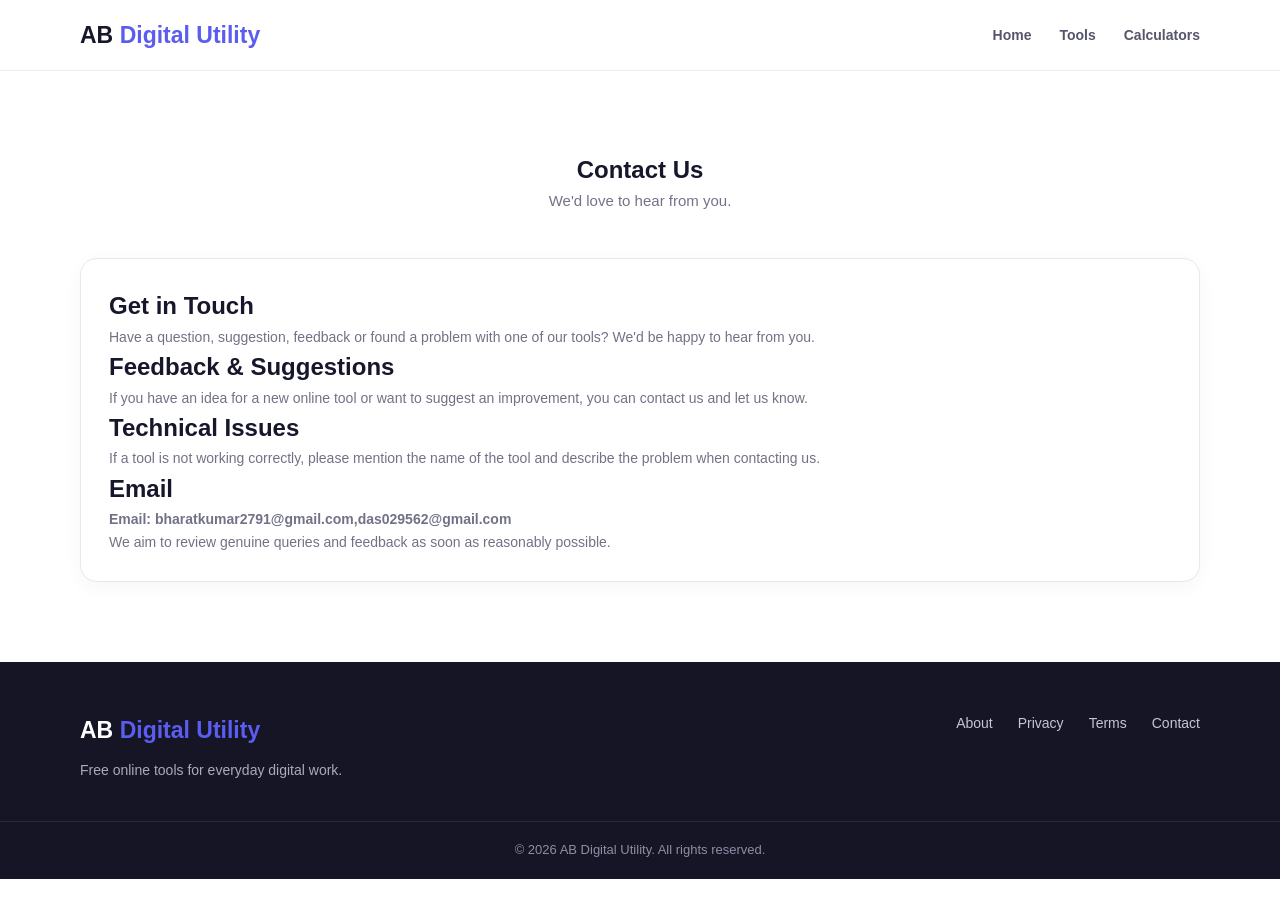
<file: contact.html>
<!DOCTYPE html>
<html lang="en">
<head>

  <meta charset="UTF-8">

  <meta name="viewport"
        content="width=device-width, initial-scale=1.0">

  <title>Contact Us – AB Digital Utility</title>

  <meta name="description"
        content="Contact AB Digital Utility for questions, suggestions, feedback or technical issues.">

  <link rel="stylesheet"
        href="style.css">

</head>

<body>

<header class="header">

  <div class="container nav">

    <a href="index.html" class="logo">
      AB <span>Digital Utility</span>
    </a>

    <nav>

      <a href="index.html">Home</a>

      <a href="index.html#tools">Tools</a>

      <a href="index.html#calculators">Calculators</a>

    </nav>

  </div>

</header>


<main>

<section class="section">

  <div class="container">

    <div class="heading">

      <div>

        <h1>Contact Us</h1>

        <p>
          We'd love to hear from you.
        </p>

      </div>

    </div>


    <div class="guide-card">

      <h2>Get in Touch</h2>

      <p>
        Have a question, suggestion, feedback or found a problem
        with one of our tools? We'd be happy to hear from you.
      </p>


      <h2>Feedback & Suggestions</h2>

      <p>
        If you have an idea for a new online tool or want to suggest
        an improvement, you can contact us and let us know.
      </p>


      <h2>Technical Issues</h2>

      <p>
        If a tool is not working correctly, please mention the name
        of the tool and describe the problem when contacting us.
      </p>


      <h2>Email</h2>

      <p>
        <strong>
          Email: bharatkumar2791@gmail.com,das029562@gmail.com
        </strong>
      </p>


      <p>
        We aim to review genuine queries and feedback as soon
        as reasonably possible.
      </p>

    </div>

  </div>

</section>

</main>


<footer>

  <div class="container footer">

    <div>

      <div class="logo">
        AB <span>Digital Utility</span>
      </div>

      <p>
        Free online tools for everyday digital work.
      </p>

    </div>


    <div class="footer-links">

      <a href="about.html">About</a>

      <a href="privacy.html">Privacy</a>

      <a href="terms.html">Terms</a>

      <a href="contact.html">Contact</a>

    </div>

  </div>


  <div class="copyright">

    © 2026 AB Digital Utility.
    All rights reserved.

  </div>

</footer>

</body>
</html>
</file>
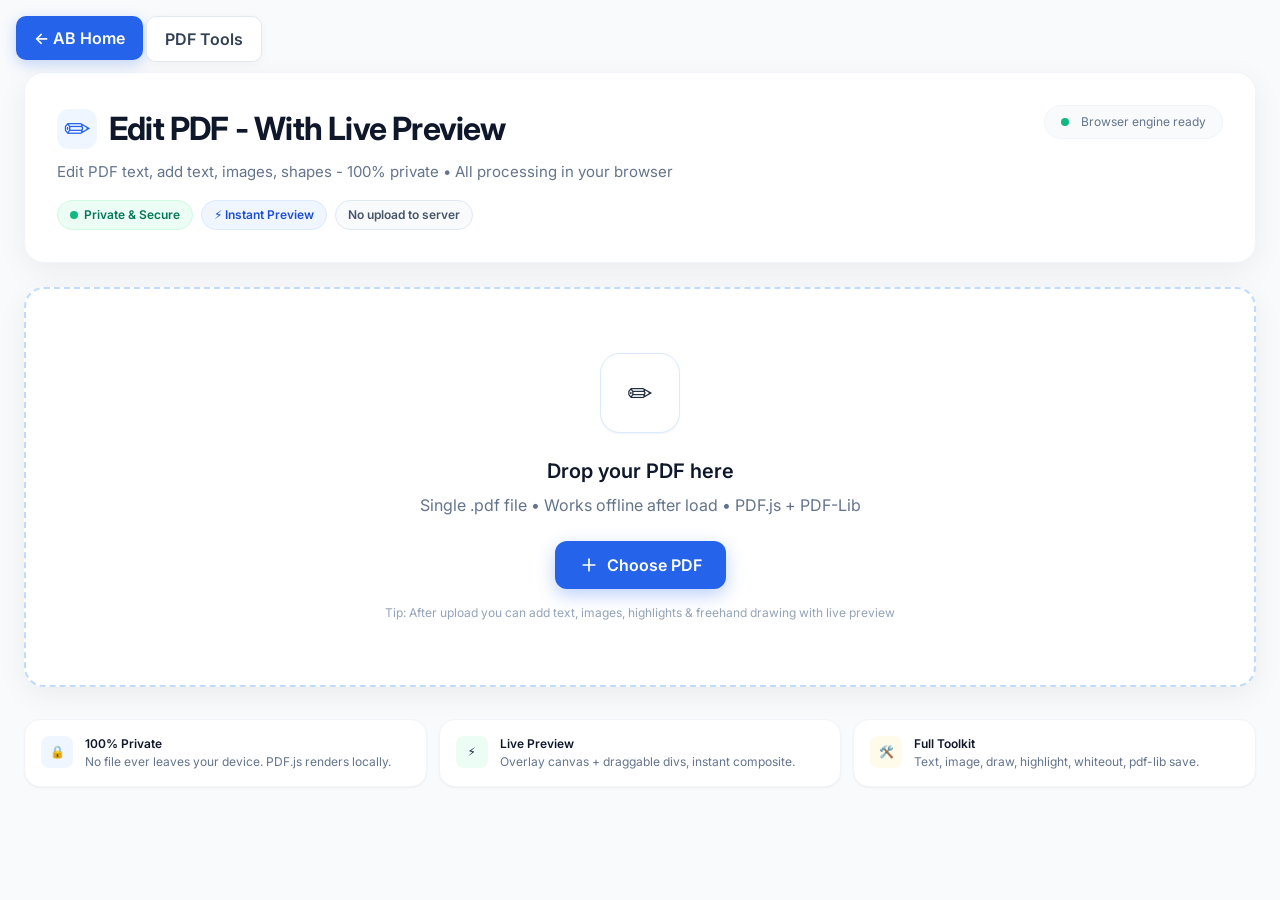
<file: edit-pdf.html>
<!DOCTYPE html>
<html lang="en">
<head>
  <meta charset="UTF-8">
  <meta name="viewport" content="width=device-width, initial-scale=1">
  <title>React Artifact</title>
  <style>*,:after,:before{--tw-border-spacing-x:0;--tw-border-spacing-y:0;--tw-translate-x:0;--tw-translate-y:0;--tw-rotate:0;--tw-skew-x:0;--tw-skew-y:0;--tw-scale-x:1;--tw-scale-y:1;--tw-pan-x: ;--tw-pan-y: ;--tw-pinch-zoom: ;--tw-scroll-snap-strictness:proximity;--tw-gradient-from-position: ;--tw-gradient-via-position: ;--tw-gradient-to-position: ;--tw-ordinal: ;--tw-slashed-zero: ;--tw-numeric-figure: ;--tw-numeric-spacing: ;--tw-numeric-fraction: ;--tw-ring-inset: ;--tw-ring-offset-width:0px;--tw-ring-offset-color:#fff;--tw-ring-color:rgba(59,130,246,.5);--tw-ring-offset-shadow:0 0 #0000;--tw-ring-shadow:0 0 #0000;--tw-shadow:0 0 #0000;--tw-shadow-colored:0 0 #0000;--tw-blur: ;--tw-brightness: ;--tw-contrast: ;--tw-grayscale: ;--tw-hue-rotate: ;--tw-invert: ;--tw-saturate: ;--tw-sepia: ;--tw-drop-shadow: ;--tw-backdrop-blur: ;--tw-backdrop-brightness: ;--tw-backdrop-contrast: ;--tw-backdrop-grayscale: ;--tw-backdrop-hue-rotate: ;--tw-backdrop-invert: ;--tw-backdrop-opacity: ;--tw-backdrop-saturate: ;--tw-backdrop-sepia: ;--tw-contain-size: ;--tw-contain-layout: ;--tw-contain-paint: ;--tw-contain-style: }::backdrop{--tw-border-spacing-x:0;--tw-border-spacing-y:0;--tw-translate-x:0;--tw-translate-y:0;--tw-rotate:0;--tw-skew-x:0;--tw-skew-y:0;--tw-scale-x:1;--tw-scale-y:1;--tw-pan-x: ;--tw-pan-y: ;--tw-pinch-zoom: ;--tw-scroll-snap-strictness:proximity;--tw-gradient-from-position: ;--tw-gradient-via-position: ;--tw-gradient-to-position: ;--tw-ordinal: ;--tw-slashed-zero: ;--tw-numeric-figure: ;--tw-numeric-spacing: ;--tw-numeric-fraction: ;--tw-ring-inset: ;--tw-ring-offset-width:0px;--tw-ring-offset-color:#fff;--tw-ring-color:rgba(59,130,246,.5);--tw-ring-offset-shadow:0 0 #0000;--tw-ring-shadow:0 0 #0000;--tw-shadow:0 0 #0000;--tw-shadow-colored:0 0 #0000;--tw-blur: ;--tw-brightness: ;--tw-contrast: ;--tw-grayscale: ;--tw-hue-rotate: ;--tw-invert: ;--tw-saturate: ;--tw-sepia: ;--tw-drop-shadow: ;--tw-backdrop-blur: ;--tw-backdrop-brightness: ;--tw-backdrop-contrast: ;--tw-backdrop-grayscale: ;--tw-backdrop-hue-rotate: ;--tw-backdrop-invert: ;--tw-backdrop-opacity: ;--tw-backdrop-saturate: ;--tw-backdrop-sepia: ;--tw-contain-size: ;--tw-contain-layout: ;--tw-contain-paint: ;--tw-contain-style: }/*! tailwindcss v3.4.18 | MIT License | https://tailwindcss.com*/*,:after,:before{box-sizing:border-box;border:0 solid #e5e7eb}:after,:before{--tw-content:""}:host,html{line-height:1.5;-webkit-text-size-adjust:100%;-moz-tab-size:4;-o-tab-size:4;tab-size:4;font-family:ui-sans-serif,system-ui,sans-serif,Apple Color Emoji,Segoe UI Emoji,Segoe UI Symbol,Noto Color Emoji;font-feature-settings:normal;font-variation-settings:normal;-webkit-tap-highlight-color:transparent}body{line-height:inherit}hr{height:0;color:inherit;border-top-width:1px}abbr:where([title]){-webkit-text-decoration:underline dotted;text-decoration:underline dotted}h1,h2,h3,h4,h5,h6{font-size:inherit;font-weight:inherit}a{color:inherit;text-decoration:inherit}b,strong{font-weight:bolder}code,kbd,pre,samp{font-family:ui-monospace,SFMono-Regular,Menlo,Monaco,Consolas,Liberation Mono,Courier New,monospace;font-feature-settings:normal;font-variation-settings:normal;font-size:1em}small{font-size:80%}sub,sup{font-size:75%;line-height:0;position:relative;vertical-align:baseline}sub{bottom:-.25em}sup{top:-.5em}table{text-indent:0;border-color:inherit;border-collapse:collapse}button,input,optgroup,select,textarea{font-family:inherit;font-feature-settings:inherit;font-variation-settings:inherit;font-size:100%;font-weight:inherit;line-height:inherit;letter-spacing:inherit;color:inherit;margin:0;padding:0}button,select{text-transform:none}button,input:where([type=button]),input:where([type=reset]),input:where([type=submit]){-webkit-appearance:button;background-color:transparent;background-image:none}:-moz-focusring{outline:auto}:-moz-ui-invalid{box-shadow:none}progress{vertical-align:baseline}::-webkit-inner-spin-button,::-webkit-outer-spin-button{height:auto}[type=search]{-webkit-appearance:textfield;outline-offset:-2px}::-webkit-search-decoration{-webkit-appearance:none}::-webkit-file-upload-button{-webkit-appearance:button;font:inherit}summary{display:list-item}blockquote,dd,dl,figure,h1,h2,h3,h4,h5,h6,hr,p,pre{margin:0}fieldset{margin:0}fieldset,legend{padding:0}menu,ol,ul{list-style:none;margin:0;padding:0}dialog{padding:0}textarea{resize:vertical}input::-moz-placeholder,textarea::-moz-placeholder{opacity:1;color:#9ca3af}input::placeholder,textarea::placeholder{opacity:1;color:#9ca3af}[role=button],button{cursor:pointer}:disabled{cursor:default}audio,canvas,embed,iframe,img,object,svg,video{display:block;vertical-align:middle}img,video{max-width:100%;height:auto}[hidden]:where(:not([hidden=until-found])){display:none}.pointer-events-none{pointer-events:none}.visible{visibility:visible}.fixed{position:fixed}.absolute{position:absolute}.relative{position:relative}.sticky{position:sticky}.inset-0{inset:0}.inset-x-0{left:0;right:0}.-right-2{right:-.5rem}.-top-2{top:-.5rem}.bottom-0{bottom:0}.bottom-6{bottom:1.5rem}.left-1\/2{left:50%}.top-\[68px\]{top:68px}.z-20{z-index:20}.z-30{z-index:30}.z-\[100\]{z-index:100}.z-\[120\]{z-index:120}.mx-1{margin-left:.25rem;margin-right:.25rem}.mx-auto{margin-left:auto;margin-right:auto}.mb-2{margin-bottom:.5rem}.mb-3{margin-bottom:.75rem}.mb-6{margin-bottom:1.5rem}.ml-auto{margin-left:auto}.mt-0\.5{margin-top:.125rem}.mt-1{margin-top:.25rem}.mt-2{margin-top:.5rem}.mt-3{margin-top:.75rem}.mt-4{margin-top:1rem}.mt-5{margin-top:1.25rem}.mt-6{margin-top:1.5rem}.mt-8{margin-top:2rem}.block{display:block}.flex{display:flex}.inline-flex{display:inline-flex}.grid{display:grid}.hidden{display:none}.aspect-\[3\/4\]{aspect-ratio:3/4}.h-10{height:2.5rem}.h-12{height:3rem}.h-16{height:4rem}.h-2{height:.5rem}.h-2\.5{height:.625rem}.h-20{height:5rem}.h-3{height:.75rem}.h-4{height:1rem}.h-5{height:1.25rem}.h-6{height:1.5rem}.h-7{height:1.75rem}.h-8{height:2rem}.h-9{height:2.25rem}.h-full{height:100%}.max-h-\[220px\]{max-height:220px}.min-h-screen{min-height:100vh}.w-10{width:2.5rem}.w-12{width:3rem}.w-16{width:4rem}.w-2{width:.5rem}.w-2\.5{width:.625rem}.w-20{width:5rem}.w-3{width:.75rem}.w-4{width:1rem}.w-5{width:1.25rem}.w-7{width:1.75rem}.w-8{width:2rem}.w-9{width:2.25rem}.w-full{width:100%}.w-px{width:1px}.min-w-0{min-width:0}.min-w-\[48px\]{min-width:48px}.max-w-\[1300px\]{max-width:1300px}.max-w-\[160px\]{max-width:160px}.max-w-\[420px\]{max-width:420px}.max-w-\[460px\]{max-width:460px}.max-w-\[480px\]{max-width:480px}.flex-1{flex:1 1 0%}.flex-shrink-0{flex-shrink:0}.-translate-x-1\/2{--tw-translate-x:-50%}.-translate-x-1\/2,.scale-110{transform:translate(var(--tw-translate-x),var(--tw-translate-y)) rotate(var(--tw-rotate)) skewX(var(--tw-skew-x)) skewY(var(--tw-skew-y)) scaleX(var(--tw-scale-x)) scaleY(var(--tw-scale-y))}.scale-110{--tw-scale-x:1.1;--tw-scale-y:1.1}@keyframes pulse{50%{opacity:.5}}.animate-pulse{animation:pulse 2s cubic-bezier(.4,0,.6,1) infinite}@keyframes spin{to{transform:rotate(1turn)}}.animate-spin{animation:spin 1s linear infinite}.cursor-pointer{cursor:pointer}.touch-none{touch-action:none}.select-none{-webkit-user-select:none;-moz-user-select:none;user-select:none}.resize{resize:both}.grid-cols-1{grid-template-columns:repeat(1,minmax(0,1fr))}.grid-cols-2{grid-template-columns:repeat(2,minmax(0,1fr))}.grid-cols-3{grid-template-columns:repeat(3,minmax(0,1fr))}.flex-col{flex-direction:column}.flex-wrap{flex-wrap:wrap}.items-start{align-items:flex-start}.items-center{align-items:center}.justify-end{justify-content:flex-end}.justify-center{justify-content:center}.justify-between{justify-content:space-between}.gap-1{gap:.25rem}.gap-1\.5{gap:.375rem}.gap-2{gap:.5rem}.gap-3{gap:.75rem}.gap-4{gap:1rem}.gap-6{gap:1.5rem}.space-y-2>:not([hidden])~:not([hidden]){--tw-space-y-reverse:0;margin-top:calc(.5rem*(1 - var(--tw-space-y-reverse)));margin-bottom:calc(.5rem*var(--tw-space-y-reverse))}.space-y-3>:not([hidden])~:not([hidden]){--tw-space-y-reverse:0;margin-top:calc(.75rem*(1 - var(--tw-space-y-reverse)));margin-bottom:calc(.75rem*var(--tw-space-y-reverse))}.space-y-4>:not([hidden])~:not([hidden]){--tw-space-y-reverse:0;margin-top:calc(1rem*(1 - var(--tw-space-y-reverse)));margin-bottom:calc(1rem*var(--tw-space-y-reverse))}.overflow-auto{overflow:auto}.overflow-hidden,.truncate{overflow:hidden}.truncate{text-overflow:ellipsis;white-space:nowrap}.whitespace-pre-wrap{white-space:pre-wrap}.break-words{overflow-wrap:break-word}.rounded{border-radius:.25rem}.rounded-2xl{border-radius:1rem}.rounded-\[20px\]{border-radius:20px}.rounded-\[8px\]{border-radius:8px}.rounded-full{border-radius:9999px}.rounded-lg{border-radius:.5rem}.rounded-xl{border-radius:.75rem}.border{border-width:1px}.border-2{border-width:2px}.border-b{border-bottom-width:1px}.border-t{border-top-width:1px}.border-dashed{border-style:dashed}.border-\[\#2563EB\]{--tw-border-opacity:1;border-color:rgb(37 99 235/var(--tw-border-opacity,1))}.border-\[\#bfdbfe\]{--tw-border-opacity:1;border-color:rgb(191 219 254/var(--tw-border-opacity,1))}.border-amber-100{--tw-border-opacity:1;border-color:rgb(254 243 199/var(--tw-border-opacity,1))}.border-amber-400{--tw-border-opacity:1;border-color:rgb(251 191 36/var(--tw-border-opacity,1))}.border-blue-100{--tw-border-opacity:1;border-color:rgb(219 234 254/var(--tw-border-opacity,1))}.border-emerald-100{--tw-border-opacity:1;border-color:rgb(209 250 229/var(--tw-border-opacity,1))}.border-rose-200{--tw-border-opacity:1;border-color:rgb(254 205 211/var(--tw-border-opacity,1))}.border-slate-100{--tw-border-opacity:1;border-color:rgb(241 245 249/var(--tw-border-opacity,1))}.border-slate-200{--tw-border-opacity:1;border-color:rgb(226 232 240/var(--tw-border-opacity,1))}.border-slate-300{--tw-border-opacity:1;border-color:rgb(203 213 225/var(--tw-border-opacity,1))}.border-slate-900{--tw-border-opacity:1;border-color:rgb(15 23 42/var(--tw-border-opacity,1))}.border-white{--tw-border-opacity:1;border-color:rgb(255 255 255/var(--tw-border-opacity,1))}.border-white\/20{border-color:hsla(0,0%,100%,.2)}.border-white\/40{border-color:hsla(0,0%,100%,.4)}.border-t-\[\#2563EB\]{--tw-border-opacity:1;border-top-color:rgb(37 99 235/var(--tw-border-opacity,1))}.border-t-white{--tw-border-opacity:1;border-top-color:rgb(255 255 255/var(--tw-border-opacity,1))}.bg-\[\#10B981\]{--tw-bg-opacity:1;background-color:rgb(16 185 129/var(--tw-bg-opacity,1))}.bg-\[\#2563EB\]{--tw-bg-opacity:1;background-color:rgb(37 99 235/var(--tw-bg-opacity,1))}.bg-\[\#eff6ff\]{--tw-bg-opacity:1;background-color:rgb(239 246 255/var(--tw-bg-opacity,1))}.bg-\[\#eff6ff\]\/60{background-color:rgba(239,246,255,.6)}.bg-\[\#f1f5f9\]{--tw-bg-opacity:1;background-color:rgb(241 245 249/var(--tw-bg-opacity,1))}.bg-\[\#f8fafc\]{--tw-bg-opacity:1;background-color:rgb(248 250 252/var(--tw-bg-opacity,1))}.bg-amber-400{--tw-bg-opacity:1;background-color:rgb(251 191 36/var(--tw-bg-opacity,1))}.bg-amber-50{--tw-bg-opacity:1;background-color:rgb(255 251 235/var(--tw-bg-opacity,1))}.bg-blue-200\/30{background-color:rgba(191,219,254,.3)}.bg-blue-50{--tw-bg-opacity:1;background-color:rgb(239 246 255/var(--tw-bg-opacity,1))}.bg-blue-500{--tw-bg-opacity:1;background-color:rgb(59 130 246/var(--tw-bg-opacity,1))}.bg-emerald-400{--tw-bg-opacity:1;background-color:rgb(52 211 153/var(--tw-bg-opacity,1))}.bg-emerald-50{--tw-bg-opacity:1;background-color:rgb(236 253 245/var(--tw-bg-opacity,1))}.bg-emerald-500{--tw-bg-opacity:1;background-color:rgb(16 185 129/var(--tw-bg-opacity,1))}.bg-slate-100{--tw-bg-opacity:1;background-color:rgb(241 245 249/var(--tw-bg-opacity,1))}.bg-slate-200{--tw-bg-opacity:1;background-color:rgb(226 232 240/var(--tw-bg-opacity,1))}.bg-slate-50{--tw-bg-opacity:1;background-color:rgb(248 250 252/var(--tw-bg-opacity,1))}.bg-slate-50\/60{background-color:rgba(248,250,252,.6)}.bg-slate-900{--tw-bg-opacity:1;background-color:rgb(15 23 42/var(--tw-bg-opacity,1))}.bg-slate-900\/40{background-color:rgba(15,23,42,.4)}.bg-violet-500{--tw-bg-opacity:1;background-color:rgb(139 92 246/var(--tw-bg-opacity,1))}.bg-white{--tw-bg-opacity:1;background-color:rgb(255 255 255/var(--tw-bg-opacity,1))}.bg-white\/10{background-color:hsla(0,0%,100%,.1)}.bg-white\/70{background-color:hsla(0,0%,100%,.7)}.bg-white\/90{background-color:hsla(0,0%,100%,.9)}.bg-gradient-to-br{background-image:linear-gradient(to bottom right,var(--tw-gradient-stops))}.from-\[\#2563EB\]{--tw-gradient-from:#2563eb var(--tw-gradient-from-position);--tw-gradient-to:rgba(37,99,235,0) var(--tw-gradient-to-position);--tw-gradient-stops:var(--tw-gradient-from),var(--tw-gradient-to)}.to-\[\#1d4ed8\]{--tw-gradient-to:#1d4ed8 var(--tw-gradient-to-position)}.object-contain{-o-object-fit:contain;object-fit:contain}.p-1{padding:.25rem}.p-10{padding:2.5rem}.p-2{padding:.5rem}.p-3{padding:.75rem}.p-4{padding:1rem}.p-5{padding:1.25rem}.p-6{padding:1.5rem}.p-8{padding:2rem}.px-1{padding-left:.25rem;padding-right:.25rem}.px-2{padding-left:.5rem;padding-right:.5rem}.px-2\.5{padding-left:.625rem;padding-right:.625rem}.px-3{padding-left:.75rem;padding-right:.75rem}.px-4{padding-left:1rem;padding-right:1rem}.px-5{padding-left:1.25rem;padding-right:1.25rem}.px-6{padding-left:1.5rem;padding-right:1.5rem}.py-0\.5{padding-top:.125rem;padding-bottom:.125rem}.py-1{padding-top:.25rem;padding-bottom:.25rem}.py-1\.5{padding-top:.375rem;padding-bottom:.375rem}.py-2{padding-top:.5rem;padding-bottom:.5rem}.py-2\.5{padding-top:.625rem;padding-bottom:.625rem}.py-3{padding-top:.75rem;padding-bottom:.75rem}.py-4{padding-top:1rem;padding-bottom:1rem}.pb-28{padding-bottom:7rem}.pr-1{padding-right:.25rem}.pt-\[72px\]{padding-top:72px}.text-center{text-align:center}.font-mono{font-family:ui-monospace,SFMono-Regular,Menlo,Monaco,Consolas,Liberation Mono,Courier New,monospace}.text-3xl{font-size:1.875rem;line-height:2.25rem}.text-\[11px\]{font-size:11px}.text-\[15px\]{font-size:15px}.text-\[26px\]{font-size:26px}.text-sm{font-size:.875rem;line-height:1.25rem}.text-xl{font-size:1.25rem;line-height:1.75rem}.text-xs{font-size:.75rem;line-height:1rem}.font-bold{font-weight:700}.font-medium{font-weight:500}.font-normal{font-weight:400}.font-semibold{font-weight:600}.uppercase{text-transform:uppercase}.italic{font-style:italic}.leading-tight{line-height:1.25}.tracking-tight{letter-spacing:-.025em}.tracking-wider{letter-spacing:.05em}.text-\[\#10B981\]{--tw-text-opacity:1;color:rgb(16 185 129/var(--tw-text-opacity,1))}.text-\[\#2563EB\]{--tw-text-opacity:1;color:rgb(37 99 235/var(--tw-text-opacity,1))}.text-amber-800{--tw-text-opacity:1;color:rgb(146 64 14/var(--tw-text-opacity,1))}.text-blue-100{--tw-text-opacity:1;color:rgb(219 234 254/var(--tw-text-opacity,1))}.text-blue-200{--tw-text-opacity:1;color:rgb(191 219 254/var(--tw-text-opacity,1))}.text-blue-700{--tw-text-opacity:1;color:rgb(29 78 216/var(--tw-text-opacity,1))}.text-emerald-700{--tw-text-opacity:1;color:rgb(4 120 87/var(--tw-text-opacity,1))}.text-rose-600{--tw-text-opacity:1;color:rgb(225 29 72/var(--tw-text-opacity,1))}.text-slate-400{--tw-text-opacity:1;color:rgb(148 163 184/var(--tw-text-opacity,1))}.text-slate-500{--tw-text-opacity:1;color:rgb(100 116 139/var(--tw-text-opacity,1))}.text-slate-600{--tw-text-opacity:1;color:rgb(71 85 105/var(--tw-text-opacity,1))}.text-slate-700{--tw-text-opacity:1;color:rgb(51 65 85/var(--tw-text-opacity,1))}.text-slate-800{--tw-text-opacity:1;color:rgb(30 41 59/var(--tw-text-opacity,1))}.text-slate-900{--tw-text-opacity:1;color:rgb(15 23 42/var(--tw-text-opacity,1))}.text-white{--tw-text-opacity:1;color:rgb(255 255 255/var(--tw-text-opacity,1))}.accent-\[\#2563EB\]{accent-color:#2563eb}.opacity-90{opacity:.9}.shadow{--tw-shadow:0 1px 3px 0 rgba(0,0,0,.1),0 1px 2px -1px rgba(0,0,0,.1);--tw-shadow-colored:0 1px 3px 0 var(--tw-shadow-color),0 1px 2px -1px var(--tw-shadow-color)}.shadow,.shadow-\[0_10px_30px_rgba\(0\2c 0\2c 0\2c 0\.25\)\]{box-shadow:var(--tw-ring-offset-shadow,0 0 #0000),var(--tw-ring-shadow,0 0 #0000),var(--tw-shadow)}.shadow-\[0_10px_30px_rgba\(0\2c 0\2c 0\2c 0\.25\)\]{--tw-shadow:0 10px 30px rgba(0,0,0,.25);--tw-shadow-colored:0 10px 30px var(--tw-shadow-color)}.shadow-\[0_12px_30px_rgba\(37\2c 99\2c 235\2c 0\.35\)\]{--tw-shadow:0 12px 30px rgba(37,99,235,.35);--tw-shadow-colored:0 12px 30px var(--tw-shadow-color);box-shadow:var(--tw-ring-offset-shadow,0 0 #0000),var(--tw-ring-shadow,0 0 #0000),var(--tw-shadow)}.shadow-\[0_12px_40px_rgba\(0\2c 0\2c 0\2c 0\.18\)\]{--tw-shadow:0 12px 40px rgba(0,0,0,.18);--tw-shadow-colored:0 12px 40px var(--tw-shadow-color);box-shadow:var(--tw-ring-offset-shadow,0 0 #0000),var(--tw-ring-shadow,0 0 #0000),var(--tw-shadow)}.shadow-\[0_20px_60px_rgba\(0\2c 0\2c 0\2c 0\.2\)\]{--tw-shadow:0 20px 60px rgba(0,0,0,.2);--tw-shadow-colored:0 20px 60px var(--tw-shadow-color);box-shadow:var(--tw-ring-offset-shadow,0 0 #0000),var(--tw-ring-shadow,0 0 #0000),var(--tw-shadow)}.shadow-\[0_6px_18px_rgba\(16\2c 185\2c 129\2c 0\.35\)\]{--tw-shadow:0 6px 18px rgba(16,185,129,.35);--tw-shadow-colored:0 6px 18px var(--tw-shadow-color);box-shadow:var(--tw-ring-offset-shadow,0 0 #0000),var(--tw-ring-shadow,0 0 #0000),var(--tw-shadow)}.shadow-\[0_6px_18px_rgba\(37\2c 99\2c 235\2c 0\.3\)\]{--tw-shadow:0 6px 18px rgba(37,99,235,.3);--tw-shadow-colored:0 6px 18px var(--tw-shadow-color);box-shadow:var(--tw-ring-offset-shadow,0 0 #0000),var(--tw-ring-shadow,0 0 #0000),var(--tw-shadow)}.shadow-\[0_8px_30px_rgba\(0\2c 0\2c 0\2c 0\.06\)\]{--tw-shadow:0 8px 30px rgba(0,0,0,.06);--tw-shadow-colored:0 8px 30px var(--tw-shadow-color)}.shadow-\[0_8px_30px_rgba\(0\2c 0\2c 0\2c 0\.06\)\],.shadow-sm{box-shadow:var(--tw-ring-offset-shadow,0 0 #0000),var(--tw-ring-shadow,0 0 #0000),var(--tw-shadow)}.shadow-sm{--tw-shadow:0 1px 2px 0 rgba(0,0,0,.05);--tw-shadow-colored:0 1px 2px 0 var(--tw-shadow-color)}.ring-1{--tw-ring-offset-shadow:var(--tw-ring-inset) 0 0 0 var(--tw-ring-offset-width) var(--tw-ring-offset-color);--tw-ring-shadow:var(--tw-ring-inset) 0 0 0 calc(1px + var(--tw-ring-offset-width)) var(--tw-ring-color)}.ring-1,.ring-2{box-shadow:var(--tw-ring-offset-shadow),var(--tw-ring-shadow),var(--tw-shadow,0 0 #0000)}.ring-2{--tw-ring-offset-shadow:var(--tw-ring-inset) 0 0 0 var(--tw-ring-offset-width) var(--tw-ring-offset-color);--tw-ring-shadow:var(--tw-ring-inset) 0 0 0 calc(2px + var(--tw-ring-offset-width)) var(--tw-ring-color)}.ring-\[\#2563EB\]{--tw-ring-opacity:1;--tw-ring-color:rgb(37 99 235/var(--tw-ring-opacity,1))}.ring-\[\#93c5fd\]{--tw-ring-opacity:1;--tw-ring-color:rgb(147 197 253/var(--tw-ring-opacity,1))}.ring-offset-1{--tw-ring-offset-width:1px}.filter{filter:var(--tw-blur) var(--tw-brightness) var(--tw-contrast) var(--tw-grayscale) var(--tw-hue-rotate) var(--tw-invert) var(--tw-saturate) var(--tw-sepia) var(--tw-drop-shadow)}.backdrop-blur-sm{--tw-backdrop-blur:blur(4px)}.backdrop-blur-sm,.backdrop-blur-xl{backdrop-filter:var(--tw-backdrop-blur) var(--tw-backdrop-brightness) var(--tw-backdrop-contrast) var(--tw-backdrop-grayscale) var(--tw-backdrop-hue-rotate) var(--tw-backdrop-invert) var(--tw-backdrop-opacity) var(--tw-backdrop-saturate) var(--tw-backdrop-sepia)}.backdrop-blur-xl{--tw-backdrop-blur:blur(24px)}.transition{transition-property:color,background-color,border-color,text-decoration-color,fill,stroke,opacity,box-shadow,transform,filter,backdrop-filter;transition-timing-function:cubic-bezier(.4,0,.2,1);transition-duration:.15s}.transition-colors{transition-property:color,background-color,border-color,text-decoration-color,fill,stroke;transition-timing-function:cubic-bezier(.4,0,.2,1);transition-duration:.15s}#root,body,html{min-height:100%}body{margin:0;font-family:Inter,ui-sans-serif,system-ui,-apple-system,BlinkMacSystemFont,Segoe UI,sans-serif}[role=button]:not([aria-disabled=true]),button:not(:disabled),label[for],select:not(:disabled),summary{cursor:pointer}.hover\:border-rose-200:hover{--tw-border-opacity:1;border-color:rgb(254 205 211/var(--tw-border-opacity,1))}.hover\:border-slate-300:hover{--tw-border-opacity:1;border-color:rgb(203 213 225/var(--tw-border-opacity,1))}.hover\:bg-\[\#059669\]:hover{--tw-bg-opacity:1;background-color:rgb(5 150 105/var(--tw-bg-opacity,1))}.hover\:bg-\[\#1d4ed8\]:hover{--tw-bg-opacity:1;background-color:rgb(29 78 216/var(--tw-bg-opacity,1))}.hover\:bg-rose-50:hover{--tw-bg-opacity:1;background-color:rgb(255 241 242/var(--tw-bg-opacity,1))}.hover\:bg-slate-100:hover{--tw-bg-opacity:1;background-color:rgb(241 245 249/var(--tw-bg-opacity,1))}.hover\:bg-slate-50:hover{--tw-bg-opacity:1;background-color:rgb(248 250 252/var(--tw-bg-opacity,1))}.hover\:bg-white\/15:hover{background-color:hsla(0,0%,100%,.15)}.hover\:text-rose-600:hover{--tw-text-opacity:1;color:rgb(225 29 72/var(--tw-text-opacity,1))}.hover\:text-slate-900:hover{--tw-text-opacity:1;color:rgb(15 23 42/var(--tw-text-opacity,1))}.hover\:ring-1:hover{--tw-ring-offset-shadow:var(--tw-ring-inset) 0 0 0 var(--tw-ring-offset-width) var(--tw-ring-offset-color);--tw-ring-shadow:var(--tw-ring-inset) 0 0 0 calc(1px + var(--tw-ring-offset-width)) var(--tw-ring-color);box-shadow:var(--tw-ring-offset-shadow),var(--tw-ring-shadow),var(--tw-shadow,0 0 #0000)}.hover\:ring-blue-200:hover{--tw-ring-opacity:1;--tw-ring-color:rgb(191 219 254/var(--tw-ring-opacity,1))}.hover\:ring-blue-300:hover{--tw-ring-opacity:1;--tw-ring-color:rgb(147 197 253/var(--tw-ring-opacity,1))}.focus\:border-\[\#2563EB\]:focus{--tw-border-opacity:1;border-color:rgb(37 99 235/var(--tw-border-opacity,1))}.focus\:outline-none:focus{outline:2px solid transparent;outline-offset:2px}.focus\:ring-2:focus{--tw-ring-offset-shadow:var(--tw-ring-inset) 0 0 0 var(--tw-ring-offset-width) var(--tw-ring-offset-color);--tw-ring-shadow:var(--tw-ring-inset) 0 0 0 calc(2px + var(--tw-ring-offset-width)) var(--tw-ring-color);box-shadow:var(--tw-ring-offset-shadow),var(--tw-ring-shadow),var(--tw-shadow,0 0 #0000)}.focus\:ring-\[\#2563EB\]\/20:focus{--tw-ring-color:rgba(37,99,235,.2)}.focus\:ring-blue-200:focus{--tw-ring-opacity:1;--tw-ring-color:rgb(191 219 254/var(--tw-ring-opacity,1))}.disabled\:bg-white\/20:disabled{background-color:hsla(0,0%,100%,.2)}.disabled\:text-white\/60:disabled{color:hsla(0,0%,100%,.6)}.disabled\:opacity-40:disabled{opacity:.4}@media (min-width:640px){.sm\:block{display:block}.sm\:inline{display:inline}.sm\:flex{display:flex}.sm\:inline-flex{display:inline-flex}.sm\:grid-cols-3{grid-template-columns:repeat(3,minmax(0,1fr))}.sm\:p-16{padding:4rem}.sm\:p-4{padding:1rem}.sm\:p-6{padding:1.5rem}.sm\:p-8{padding:2rem}.sm\:px-6{padding-left:1.5rem;padding-right:1.5rem}.sm\:text-\[32px\]{font-size:32px}}@media (min-width:1024px){.lg\:hidden{display:none}.lg\:grid-cols-\[1\.7fr_1fr\]{grid-template-columns:1.7fr 1fr}}</style>
</head>
<body>
  <div id="root"></div>
  
  <script type="module">var Mp=Object.create;var{getPrototypeOf:Up,defineProperty:Gu,getOwnPropertyNames:Ap}=Object;var Bp=Object.prototype.hasOwnProperty;var ln=(e,n,t)=>{t=e!=null?Mp(Up(e)):{};let r=n||!e||!e.__esModule?Gu(t,"default",{value:e,enumerable:!0}):t;for(let l of Ap(e))if(!Bp.call(r,l))Gu(r,l,{get:()=>e[l],enumerable:!0});return r};var ml=(e,n)=>()=>(n||e((n={exports:{}}).exports,n),n.exports);var $p=(e,n)=>{for(var t in n)Gu(e,t,{get:n[t],enumerable:!0,configurable:!0,set:(r)=>n[t]=()=>r})};var Qp=(e,n)=>()=>(e&&(n=e(e=0)),n);var Xn=ml((nd)=>{var xt=Symbol.for("react.element"),Rp=Symbol.for("react.portal"),Hp=Symbol.for("react.fragment"),Wp=Symbol.for("react.strict_mode"),Ip=Symbol.for("react.profiler"),Kp=Symbol.for("react.provider"),Yp=Symbol.for("react.context"),Xp=Symbol.for("react.forward_ref"),Gp=Symbol.for("react.suspense"),Zp=Symbol.for("react.memo"),Jp=Symbol.for("react.lazy"),Fa=Symbol.iterator;function qp(e){if(e===null||typeof e!=="object")return null;return e=Fa&&e[Fa]||e["@@iterator"],typeof e==="function"?e:null}var Va={isMounted:function(){return!1},enqueueForceUpdate:function(){},enqueueReplaceState:function(){},enqueueSetState:function(){}},Ma=Object.assign,Ua={};function st(e,n,t){this.props=e,this.context=n,this.refs=Ua,this.updater=t||Va}st.prototype.isReactComponent={};st.prototype.setState=function(e,n){if(typeof e!=="object"&&typeof e!=="function"&&e!=null)throw Error("setState(...): takes an object of state variables to update or a function which returns an object of state variables.");this.updater.enqueueSetState(this,e,n,"setState")};st.prototype.forceUpdate=function(e){this.updater.enqueueForceUpdate(this,e,"forceUpdate")};function Aa(){}Aa.prototype=st.prototype;function Ju(e,n,t){this.props=e,this.context=n,this.refs=Ua,this.updater=t||Va}var qu=Ju.prototype=new Aa;qu.constructor=Ju;Ma(qu,st.prototype);qu.isPureReactComponent=!0;var La=Array.isArray,Ba=Object.prototype.hasOwnProperty,xu={current:null},$a={key:!0,ref:!0,__self:!0,__source:!0};function Qa(e,n,t){var r,l={},u=null,o=null;if(n!=null)for(r in n.ref!==void 0&&(o=n.ref),n.key!==void 0&&(u=""+n.key),n)Ba.call(n,r)&&!$a.hasOwnProperty(r)&&(l[r]=n[r]);var i=arguments.length-2;if(i===1)l.children=t;else if(1<i){for(var a=Array(i),d=0;d<i;d++)a[d]=arguments[d+2];l.children=a}if(e&&e.defaultProps)for(r in i=e.defaultProps,i)l[r]===void 0&&(l[r]=i[r]);return{$$typeof:xt,type:e,key:u,ref:o,props:l,_owner:xu.current}}function xp(e,n){return{$$typeof:xt,type:e.type,key:n,ref:e.ref,props:e.props,_owner:e._owner}}function ju(e){return typeof e==="object"&&e!==null&&e.$$typeof===xt}function jp(e){var n={"=":"=0",":":"=2"};return"$"+e.replace(/[=:]/g,function(t){return n[t]})}var Da=/\/+/g;function Zu(e,n){return typeof e==="object"&&e!==null&&e.key!=null?jp(""+e.key):n.toString(36)}function yl(e,n,t,r,l){var u=typeof e;if(u==="undefined"||u==="boolean")e=null;var o=!1;if(e===null)o=!0;else switch(u){case"string":case"number":o=!0;break;case"object":switch(e.$$typeof){case xt:case Rp:o=!0}}if(o)return o=e,l=l(o),e=r===""?"."+Zu(o,0):r,La(l)?(t="",e!=null&&(t=e.replace(Da,"$&/")+"/"),yl(l,n,t,"",function(d){return d})):l!=null&&(ju(l)&&(l=xp(l,t+(!l.key||o&&o.key===l.key?"":(""+l.key).replace(Da,"$&/")+"/")+e)),n.push(l)),1;if(o=0,r=r===""?".":r+":",La(e))for(var i=0;i<e.length;i++){u=e[i];var a=r+Zu(u,i);o+=yl(u,n,t,a,l)}else if(a=qp(e),typeof a==="function")for(e=a.call(e),i=0;!(u=e.next()).done;)u=u.value,a=r+Zu(u,i++),o+=yl(u,n,t,a,l);else if(u==="object")throw n=String(e),Error("Objects are not valid as a React child (found: "+(n==="[object Object]"?"object with keys {"+Object.keys(e).join(", ")+"}":n)+"). If you meant to render a collection of children, use an array instead.");return o}function hl(e,n,t){if(e==null)return e;var r=[],l=0;return yl(e,r,"","",function(u){return n.call(t,u,l++)}),r}function bp(e){if(e._status===-1){var n=e._result;n=n(),n.then(function(t){if(e._status===0||e._status===-1)e._status=1,e._result=t},function(t){if(e._status===0||e._status===-1)e._status=2,e._result=t}),e._status===-1&&(e._status=0,e._result=n)}if(e._status===1)return e._result.default;throw e._result}var he={current:null},gl={transition:null},ed={ReactCurrentDispatcher:he,ReactCurrentBatchConfig:gl,ReactCurrentOwner:xu};function Ra(){throw Error("act(...) is not supported in production builds of React.")}nd.Children={map:hl,forEach:function(e,n,t){hl(e,function(){n.apply(this,arguments)},t)},count:function(e){var n=0;return hl(e,function(){n++}),n},toArray:function(e){return hl(e,function(n){return n})||[]},only:function(e){if(!ju(e))throw Error("React.Children.only expected to receive a single React element child.");return e}};nd.Component=st;nd.Fragment=Hp;nd.Profiler=Ip;nd.PureComponent=Ju;nd.StrictMode=Wp;nd.Suspense=Gp;nd.__SECRET_INTERNALS_DO_NOT_USE_OR_YOU_WILL_BE_FIRED=ed;nd.act=Ra;nd.cloneElement=function(e,n,t){if(e===null||e===void 0)throw Error("React.cloneElement(...): The argument must be a React element, but you passed "+e+".");var r=Ma({},e.props),l=e.key,u=e.ref,o=e._owner;if(n!=null){if(n.ref!==void 0&&(u=n.ref,o=xu.current),n.key!==void 0&&(l=""+n.key),e.type&&e.type.defaultProps)var i=e.type.defaultProps;for(a in n)Ba.call(n,a)&&!$a.hasOwnProperty(a)&&(r[a]=n[a]===void 0&&i!==void 0?i[a]:n[a])}var a=arguments.length-2;if(a===1)r.children=t;else if(1<a){i=Array(a);for(var d=0;d<a;d++)i[d]=arguments[d+2];r.children=i}return{$$typeof:xt,type:e.type,key:l,ref:u,props:r,_owner:o}};nd.createContext=function(e){return e={$$typeof:Yp,_currentValue:e,_currentValue2:e,_threadCount:0,Provider:null,Consumer:null,_defaultValue:null,_globalName:null},e.Provider={$$typeof:Kp,_context:e},e.Consumer=e};nd.createElement=Qa;nd.createFactory=function(e){var n=Qa.bind(null,e);return n.type=e,n};nd.createRef=function(){return{current:null}};nd.forwardRef=function(e){return{$$typeof:Xp,render:e}};nd.isValidElement=ju;nd.lazy=function(e){return{$$typeof:Jp,_payload:{_status:-1,_result:e},_init:bp}};nd.memo=function(e,n){return{$$typeof:Zp,type:e,compare:n===void 0?null:n}};nd.startTransition=function(e){var n=gl.transition;gl.transition={};try{e()}finally{gl.transition=n}};nd.unstable_act=Ra;nd.useCallback=function(e,n){return he.current.useCallback(e,n)};nd.useContext=function(e){return he.current.useContext(e)};nd.useDebugValue=function(){};nd.useDeferredValue=function(e){return he.current.useDeferredValue(e)};nd.useEffect=function(e,n){return he.current.useEffect(e,n)};nd.useId=function(){return he.current.useId()};nd.useImperativeHandle=function(e,n,t){return he.current.useImperativeHandle(e,n,t)};nd.useInsertionEffect=function(e,n){return he.current.useInsertionEffect(e,n)};nd.useLayoutEffect=function(e,n){return he.current.useLayoutEffect(e,n)};nd.useMemo=function(e,n){return he.current.useMemo(e,n)};nd.useReducer=function(e,n,t){return he.current.useReducer(e,n,t)};nd.useRef=function(e){return he.current.useRef(e)};nd.useState=function(e){return he.current.useState(e)};nd.useSyncExternalStore=function(e,n,t){return he.current.useSyncExternalStore(e,n,t)};nd.useTransition=function(){return he.current.useTransition()};nd.version="18.3.1"});var Ga=ml((Qd)=>{function eo(e,n){var t=e.length;e.push(n);e:for(;0<t;){var r=t-1>>>1,l=e[r];if(0<kl(l,n))e[r]=n,e[t]=l,t=r;else break e}}function He(e){return e.length===0?null:e[0]}function _l(e){if(e.length===0)return null;var n=e[0],t=e.pop();if(t!==n){e[0]=t;e:for(var r=0,l=e.length,u=l>>>1;r<u;){var o=2*(r+1)-1,i=e[o],a=o+1,d=e[a];if(0>kl(i,t))a<l&&0>kl(d,i)?(e[r]=d,e[a]=t,r=a):(e[r]=i,e[o]=t,r=o);else if(a<l&&0>kl(d,t))e[r]=d,e[a]=t,r=a;else break e}}return n}function kl(e,n){var t=e.sortIndex-n.sortIndex;return t!==0?t:e.id-n.id}if(typeof performance==="object"&&typeof performance.now==="function")no=performance,Qd.unstable_now=function(){return no.now()};else Sl=Date,to=Sl.now(),Qd.unstable_now=function(){return Sl.now()-to};var no,Sl,to,qe=[],gn=[],$d=1,Me=null,se=3,Cl=!1,Gn=!1,bt=!1,Wa=typeof setTimeout==="function"?setTimeout:null,Ia=typeof clearTimeout==="function"?clearTimeout:null,Ha=typeof setImmediate<"u"?setImmediate:null;typeof navigator<"u"&&navigator.scheduling!==void 0&&navigator.scheduling.isInputPending!==void 0&&navigator.scheduling.isInputPending.bind(navigator.scheduling);function ro(e){for(var n=He(gn);n!==null;){if(n.callback===null)_l(gn);else if(n.startTime<=e)_l(gn),n.sortIndex=n.expirationTime,eo(qe,n);else break;n=He(gn)}}function uo(e){if(bt=!1,ro(e),!Gn)if(He(qe)!==null)Gn=!0,io(oo);else{var n=He(gn);n!==null&&ao(uo,n.startTime-e)}}function oo(e,n){Gn=!1,bt&&(bt=!1,Ia(er),er=-1),Cl=!0;var t=se;try{ro(n);for(Me=He(qe);Me!==null&&(!(Me.expirationTime>n)||e&&!Xa());){var r=Me.callback;if(typeof r==="function"){Me.callback=null,se=Me.priorityLevel;var l=r(Me.expirationTime<=n);n=Qd.unstable_now(),typeof l==="function"?Me.callback=l:Me===He(qe)&&_l(qe),ro(n)}else _l(qe);Me=He(qe)}if(Me!==null)var u=!0;else{var o=He(gn);o!==null&&ao(uo,o.startTime-n),u=!1}return u}finally{Me=null,se=t,Cl=!1}}var Nl=!1,wl=null,er=-1,Ka=5,Ya=-1;function Xa(){return Qd.unstable_now()-Ya<Ka?!1:!0}function bu(){if(wl!==null){var e=Qd.unstable_now();Ya=e;var n=!0;try{n=wl(!0,e)}finally{n?jt():(Nl=!1,wl=null)}}else Nl=!1}var jt;if(typeof Ha==="function")jt=function(){Ha(bu)};else if(typeof MessageChannel<"u")El=new MessageChannel,lo=El.port2,El.port1.onmessage=bu,jt=function(){lo.postMessage(null)};else jt=function(){Wa(bu,0)};var El,lo;function io(e){wl=e,Nl||(Nl=!0,jt())}function ao(e,n){er=Wa(function(){e(Qd.unstable_now())},n)}Qd.unstable_IdlePriority=5;Qd.unstable_ImmediatePriority=1;Qd.unstable_LowPriority=4;Qd.unstable_NormalPriority=3;Qd.unstable_Profiling=null;Qd.unstable_UserBlockingPriority=2;Qd.unstable_cancelCallback=function(e){e.callback=null};Qd.unstable_continueExecution=function(){Gn||Cl||(Gn=!0,io(oo))};Qd.unstable_forceFrameRate=function(e){0>e||125<e?console.error("forceFrameRate takes a positive int between 0 and 125, forcing frame rates higher than 125 fps is not supported"):Ka=0<e?Math.floor(1000/e):5};Qd.unstable_getCurrentPriorityLevel=function(){return se};Qd.unstable_getFirstCallbackNode=function(){return He(qe)};Qd.unstable_next=function(e){switch(se){case 1:case 2:case 3:var n=3;break;default:n=se}var t=se;se=n;try{return e()}finally{se=t}};Qd.unstable_pauseExecution=function(){};Qd.unstable_requestPaint=function(){};Qd.unstable_runWithPriority=function(e,n){switch(e){case 1:case 2:case 3:case 4:case 5:break;default:e=3}var t=se;se=e;try{return n()}finally{se=t}};Qd.unstable_scheduleCallback=function(e,n,t){var r=Qd.unstable_now();switch(typeof t==="object"&&t!==null?(t=t.delay,t=typeof t==="number"&&0<t?r+t:r):t=r,e){case 1:var l=-1;break;case 2:l=250;break;case 5:l=1073741823;break;case 4:l=1e4;break;default:l=5000}return l=t+l,e={id:$d++,callback:n,priorityLevel:e,startTime:t,expirationTime:l,sortIndex:-1},t>r?(e.sortIndex=t,eo(gn,e),He(qe)===null&&e===He(gn)&&(bt?(Ia(er),er=-1):bt=!0,ao(uo,t-r))):(e.sortIndex=l,eo(qe,e),Gn||Cl||(Gn=!0,io(oo))),e};Qd.unstable_shouldYield=Xa;Qd.unstable_wrapCallback=function(e){var n=se;return function(){var t=se;se=n;try{return e.apply(this,arguments)}finally{se=t}}}});var ma={};$p(ma,{version:()=>ap,unstable_renderSubtreeIntoContainer:()=>ip,unstable_batchedUpdates:()=>op,unmountComponentAtNode:()=>up,render:()=>lp,hydrateRoot:()=>rp,hydrate:()=>tp,flushSync:()=>np,findDOMNode:()=>ep,createRoot:()=>bc,createPortal:()=>jc,__SECRET_INTERNALS_DO_NOT_USE_OR_YOU_WILL_BE_FIRED:()=>xc});function k(e){for(var n="https://reactjs.org/docs/error-decoder.html?invariant="+e,t=1;t<arguments.length;t++)n+="&args[]="+encodeURIComponent(arguments[t]);return"Minified React error #"+e+"; visit "+n+" for the full message or use the non-minified dev environment for full errors and additional helpful warnings."}function it(e,n){Dt(e,n),Dt(e+"Capture",n)}function Dt(e,n){Nr[e]=n;for(e=0;e<n.length;e++)es.add(n[e])}function u0(e){if(Lo.call(Ja,e))return!0;if(Lo.call(Za,e))return!1;if(l0.test(e))return Ja[e]=!0;return Za[e]=!0,!1}function o0(e,n,t,r){if(t!==null&&t.type===0)return!1;switch(typeof n){case"function":case"symbol":return!0;case"boolean":if(r)return!1;if(t!==null)return!t.acceptsBooleans;return e=e.toLowerCase().slice(0,5),e!=="data-"&&e!=="aria-";default:return!1}}function i0(e,n,t,r){if(n===null||typeof n>"u"||o0(e,n,t,r))return!0;if(r)return!1;if(t!==null)switch(t.type){case 3:return!n;case 4:return n===!1;case 5:return isNaN(n);case 6:return isNaN(n)||1>n}return!1}function ke(e,n,t,r,l,u,o){this.acceptsBooleans=n===2||n===3||n===4,this.attributeName=r,this.attributeNamespace=l,this.mustUseProperty=t,this.propertyName=e,this.type=n,this.sanitizeURL=u,this.removeEmptyString=o}function zi(e){return e[1].toUpperCase()}function Pi(e,n,t,r){var l=ae.hasOwnProperty(n)?ae[n]:null;if(l!==null?l.type!==0:r||!(2<n.length)||n[0]!=="o"&&n[0]!=="O"||n[1]!=="n"&&n[1]!=="N")i0(n,t,l,r)&&(t=null),r||l===null?u0(n)&&(t===null?e.removeAttribute(n):e.setAttribute(n,""+t)):l.mustUseProperty?e[l.propertyName]=t===null?l.type===3?!1:"":t:(n=l.attributeName,r=l.attributeNamespace,t===null?e.removeAttribute(n):(l=l.type,t=l===3||l===4&&t===!0?"":""+t,r?e.setAttributeNS(r,n,t):e.setAttribute(n,t)))}function nr(e){if(e===null||typeof e!=="object")return null;return e=qa&&e[qa]||e["@@iterator"],typeof e==="function"?e:null}function ar(e){if(fo===void 0)try{throw Error()}catch(t){var n=t.stack.trim().match(/\n( *(at )?)/);fo=n&&n[1]||""}return`
`+fo+e}function co(e,n){if(!e||so)return"";so=!0;var t=Error.prepareStackTrace;Error.prepareStackTrace=void 0;try{if(n)if(n=function(){throw Error()},Object.defineProperty(n.prototype,"props",{set:function(){throw Error()}}),typeof Reflect==="object"&&Reflect.construct){try{Reflect.construct(n,[])}catch(d){var r=d}Reflect.construct(e,[],n)}else{try{n.call()}catch(d){r=d}e.call(n.prototype)}else{try{throw Error()}catch(d){r=d}e()}}catch(d){if(d&&r&&typeof d.stack==="string"){for(var l=d.stack.split(`
`),u=r.stack.split(`
`),o=l.length-1,i=u.length-1;1<=o&&0<=i&&l[o]!==u[i];)i--;for(;1<=o&&0<=i;o--,i--)if(l[o]!==u[i]){if(o!==1||i!==1)do if(o--,i--,0>i||l[o]!==u[i]){var a=`
`+l[o].replace(" at new "," at ");return e.displayName&&a.includes("<anonymous>")&&(a=a.replace("<anonymous>",e.displayName)),a}while(1<=o&&0<=i);break}}}finally{so=!1,Error.prepareStackTrace=t}return(e=e?e.displayName||e.name:"")?ar(e):""}function a0(e){switch(e.tag){case 5:return ar(e.type);case 16:return ar("Lazy");case 13:return ar("Suspense");case 19:return ar("SuspenseList");case 0:case 2:case 15:return e=co(e.type,!1),e;case 11:return e=co(e.type.render,!1),e;case 1:return e=co(e.type,!0),e;default:return""}}function Uo(e){if(e==null)return null;if(typeof e==="function")return e.displayName||e.name||null;if(typeof e==="string")return e;switch(e){case mt:return"Fragment";case vt:return"Portal";case Do:return"Profiler";case Ti:return"StrictMode";case Vo:return"Suspense";case Mo:return"SuspenseList"}if(typeof e==="object")switch(e.$$typeof){case ts:return(e.displayName||"Context")+".Consumer";case ns:return(e._context.displayName||"Context")+".Provider";case Oi:var n=e.render;return e=e.displayName,e||(e=n.displayName||n.name||"",e=e!==""?"ForwardRef("+e+")":"ForwardRef"),e;case Fi:return n=e.displayName||null,n!==null?n:Uo(e.type)||"Memo";case Sn:n=e._payload,e=e._init;try{return Uo(e(n))}catch(t){}}return null}function f0(e){var n=e.type;switch(e.tag){case 24:return"Cache";case 9:return(n.displayName||"Context")+".Consumer";case 10:return(n._context.displayName||"Context")+".Provider";case 18:return"DehydratedFragment";case 11:return e=n.render,e=e.displayName||e.name||"",n.displayName||(e!==""?"ForwardRef("+e+")":"ForwardRef");case 7:return"Fragment";case 5:return n;case 4:return"Portal";case 3:return"Root";case 6:return"Text";case 16:return Uo(n);case 8:return n===Ti?"StrictMode":"Mode";case 22:return"Offscreen";case 12:return"Profiler";case 21:return"Scope";case 13:return"Suspense";case 19:return"SuspenseList";case 25:return"TracingMarker";case 1:case 0:case 17:case 2:case 14:case 15:if(typeof n==="function")return n.displayName||n.name||null;if(typeof n==="string")return n}return null}function Mn(e){switch(typeof e){case"boolean":case"number":case"string":case"undefined":return e;case"object":return e;default:return""}}function ls(e){var n=e.type;return(e=e.nodeName)&&e.toLowerCase()==="input"&&(n==="checkbox"||n==="radio")}function s0(e){var n=ls(e)?"checked":"value",t=Object.getOwnPropertyDescriptor(e.constructor.prototype,n),r=""+e[n];if(!e.hasOwnProperty(n)&&typeof t<"u"&&typeof t.get==="function"&&typeof t.set==="function"){var{get:l,set:u}=t;return Object.defineProperty(e,n,{configurable:!0,get:function(){return l.call(this)},set:function(o){r=""+o,u.call(this,o)}}),Object.defineProperty(e,n,{enumerable:t.enumerable}),{getValue:function(){return r},setValue:function(o){r=""+o},stopTracking:function(){e._valueTracker=null,delete e[n]}}}}function Pl(e){e._valueTracker||(e._valueTracker=s0(e))}function us(e){if(!e)return!1;var n=e._valueTracker;if(!n)return!0;var t=n.getValue(),r="";return e&&(r=ls(e)?e.checked?"true":"false":e.value),e=r,e!==t?(n.setValue(e),!0):!1}function jl(e){if(e=e||(typeof document<"u"?document:void 0),typeof e>"u")return null;try{return e.activeElement||e.body}catch(n){return e.body}}function Ao(e,n){var t=n.checked;return G({},n,{defaultChecked:void 0,defaultValue:void 0,value:void 0,checked:t!=null?t:e._wrapperState.initialChecked})}function xa(e,n){var t=n.defaultValue==null?"":n.defaultValue,r=n.checked!=null?n.checked:n.defaultChecked;t=Mn(n.value!=null?n.value:t),e._wrapperState={initialChecked:r,initialValue:t,controlled:n.type==="checkbox"||n.type==="radio"?n.checked!=null:n.value!=null}}function os(e,n){n=n.checked,n!=null&&Pi(e,"checked",n,!1)}function Bo(e,n){os(e,n);var t=Mn(n.value),r=n.type;if(t!=null)if(r==="number"){if(t===0&&e.value===""||e.value!=t)e.value=""+t}else e.value!==""+t&&(e.value=""+t);else if(r==="submit"||r==="reset"){e.removeAttribute("value");return}n.hasOwnProperty("value")?$o(e,n.type,t):n.hasOwnProperty("defaultValue")&&$o(e,n.type,Mn(n.defaultValue)),n.checked==null&&n.defaultChecked!=null&&(e.defaultChecked=!!n.defaultChecked)}function ja(e,n,t){if(n.hasOwnProperty("value")||n.hasOwnProperty("defaultValue")){var r=n.type;if(!(r!=="submit"&&r!=="reset"||n.value!==void 0&&n.value!==null))return;n=""+e._wrapperState.initialValue,t||n===e.value||(e.value=n),e.defaultValue=n}t=e.name,t!==""&&(e.name=""),e.defaultChecked=!!e._wrapperState.initialChecked,t!==""&&(e.name=t)}function $o(e,n,t){if(n!=="number"||jl(e.ownerDocument)!==e)t==null?e.defaultValue=""+e._wrapperState.initialValue:e.defaultValue!==""+t&&(e.defaultValue=""+t)}function zt(e,n,t,r){if(e=e.options,n){n={};for(var l=0;l<t.length;l++)n["$"+t[l]]=!0;for(t=0;t<e.length;t++)l=n.hasOwnProperty("$"+e[t].value),e[t].selected!==l&&(e[t].selected=l),l&&r&&(e[t].defaultSelected=!0)}else{t=""+Mn(t),n=null;for(l=0;l<e.length;l++){if(e[l].value===t){e[l].selected=!0,r&&(e[l].defaultSelected=!0);return}n!==null||e[l].disabled||(n=e[l])}n!==null&&(n.selected=!0)}}function Qo(e,n){if(n.dangerouslySetInnerHTML!=null)throw Error(k(91));return G({},n,{value:void 0,defaultValue:void 0,children:""+e._wrapperState.initialValue})}function ba(e,n){var t=n.value;if(t==null){if(t=n.children,n=n.defaultValue,t!=null){if(n!=null)throw Error(k(92));if(fr(t)){if(1<t.length)throw Error(k(93));t=t[0]}n=t}n==null&&(n=""),t=n}e._wrapperState={initialValue:Mn(t)}}function is(e,n){var t=Mn(n.value),r=Mn(n.defaultValue);t!=null&&(t=""+t,t!==e.value&&(e.value=t),n.defaultValue==null&&e.defaultValue!==t&&(e.defaultValue=t)),r!=null&&(e.defaultValue=""+r)}function ef(e){var n=e.textContent;n===e._wrapperState.initialValue&&n!==""&&n!==null&&(e.value=n)}function as(e){switch(e){case"svg":return"http://www.w3.org/2000/svg";case"math":return"http://www.w3.org/1998/Math/MathML";default:return"http://www.w3.org/1999/xhtml"}}function Ro(e,n){return e==null||e==="http://www.w3.org/1999/xhtml"?as(n):e==="http://www.w3.org/2000/svg"&&n==="foreignObject"?"http://www.w3.org/1999/xhtml":e}function zr(e,n){if(n){var t=e.firstChild;if(t&&t===e.lastChild&&t.nodeType===3){t.nodeValue=n;return}}e.textContent=n}function ss(e,n,t){return n==null||typeof n==="boolean"||n===""?"":t||typeof n!=="number"||n===0||hr.hasOwnProperty(e)&&hr[e]?(""+n).trim():n+"px"}function cs(e,n){e=e.style;for(var t in n)if(n.hasOwnProperty(t)){var r=t.indexOf("--")===0,l=ss(t,n[t],r);t==="float"&&(t="cssFloat"),r?e.setProperty(t,l):e[t]=l}}function Ho(e,n){if(n){if(p0[e]&&(n.children!=null||n.dangerouslySetInnerHTML!=null))throw Error(k(137,e));if(n.dangerouslySetInnerHTML!=null){if(n.children!=null)throw Error(k(60));if(typeof n.dangerouslySetInnerHTML!=="object"||!("__html"in n.dangerouslySetInnerHTML))throw Error(k(61))}if(n.style!=null&&typeof n.style!=="object")throw Error(k(62))}}function Wo(e,n){if(e.indexOf("-")===-1)return typeof n.is==="string";switch(e){case"annotation-xml":case"color-profile":case"font-face":case"font-face-src":case"font-face-uri":case"font-face-format":case"font-face-name":case"missing-glyph":return!1;default:return!0}}function Li(e){return e=e.target||e.srcElement||window,e.correspondingUseElement&&(e=e.correspondingUseElement),e.nodeType===3?e.parentNode:e}function nf(e){if(e=Kr(e)){if(typeof Ko!=="function")throw Error(k(280));var n=e.stateNode;n&&(n=zu(n),Ko(e.stateNode,e.type,n))}}function ps(e){Pt?Tt?Tt.push(e):Tt=[e]:Pt=e}function ds(){if(Pt){var e=Pt,n=Tt;if(Tt=Pt=null,nf(e),n)for(e=0;e<n.length;e++)nf(n[e])}}function vs(e,n){return e(n)}function ms(){}function hs(e,n,t){if(po)return e(n,t);po=!0;try{return vs(e,n,t)}finally{if(po=!1,Pt!==null||Tt!==null)ms(),ds()}}function Pr(e,n){var t=e.stateNode;if(t===null)return null;var r=zu(t);if(r===null)return null;t=r[n];e:switch(n){case"onClick":case"onClickCapture":case"onDoubleClick":case"onDoubleClickCapture":case"onMouseDown":case"onMouseDownCapture":case"onMouseMove":case"onMouseMoveCapture":case"onMouseUp":case"onMouseUpCapture":case"onMouseEnter":(r=!r.disabled)||(e=e.type,r=!(e==="button"||e==="input"||e==="select"||e==="textarea")),e=!r;break e;default:e=!1}if(e)return null;if(t&&typeof t!=="function")throw Error(k(231,n,typeof t));return t}function d0(e,n,t,r,l,u,o,i,a){var d=Array.prototype.slice.call(arguments,3);try{n.apply(t,d)}catch(h){this.onError(h)}}function m0(e,n,t,r,l,u,o,i,a){yr=!1,bl=null,d0.apply(v0,arguments)}function h0(e,n,t,r,l,u,o,i,a){if(m0.apply(this,arguments),yr){if(yr){var d=bl;yr=!1,bl=null}else throw Error(k(198));eu||(eu=!0,Xo=d)}}function at(e){var n=e,t=e;if(e.alternate)for(;n.return;)n=n.return;else{e=n;do n=e,(n.flags&4098)!==0&&(t=n.return),e=n.return;while(e)}return n.tag===3?t:null}function ys(e){if(e.tag===13){var n=e.memoizedState;if(n===null&&(e=e.alternate,e!==null&&(n=e.memoizedState)),n!==null)return n.dehydrated}return null}function tf(e){if(at(e)!==e)throw Error(k(188))}function y0(e){var n=e.alternate;if(!n){if(n=at(e),n===null)throw Error(k(188));return n!==e?null:e}for(var t=e,r=n;;){var l=t.return;if(l===null)break;var u=l.alternate;if(u===null){if(r=l.return,r!==null){t=r;continue}break}if(l.child===u.child){for(u=l.child;u;){if(u===t)return tf(l),e;if(u===r)return tf(l),n;u=u.sibling}throw Error(k(188))}if(t.return!==r.return)t=l,r=u;else{for(var o=!1,i=l.child;i;){if(i===t){o=!0,t=l,r=u;break}if(i===r){o=!0,r=l,t=u;break}i=i.sibling}if(!o){for(i=u.child;i;){if(i===t){o=!0,t=u,r=l;break}if(i===r){o=!0,r=u,t=l;break}i=i.sibling}if(!o)throw Error(k(189))}}if(t.alternate!==r)throw Error(k(190))}if(t.tag!==3)throw Error(k(188));return t.stateNode.current===t?e:n}function gs(e){return e=y0(e),e!==null?ks(e):null}function ks(e){if(e.tag===5||e.tag===6)return e;for(e=e.child;e!==null;){var n=ks(e);if(n!==null)return n;e=e.sibling}return null}function E0(e){if(en&&typeof en.onCommitFiberRoot==="function")try{en.onCommitFiberRoot(Eu,e,void 0,(e.current.flags&128)===128)}catch(n){}}function N0(e){return e>>>=0,e===0?32:31-(_0(e)/C0|0)|0}function sr(e){switch(e&-e){case 1:return 1;case 2:return 2;case 4:return 4;case 8:return 8;case 16:return 16;case 32:return 32;case 64:case 128:case 256:case 512:case 1024:case 2048:case 4096:case 8192:case 16384:case 32768:case 65536:case 131072:case 262144:case 524288:case 1048576:case 2097152:return e&4194240;case 4194304:case 8388608:case 16777216:case 33554432:case 67108864:return e&130023424;case 134217728:return 134217728;case 268435456:return 268435456;case 536870912:return 536870912;case 1073741824:return 1073741824;default:return e}}function tu(e,n){var t=e.pendingLanes;if(t===0)return 0;var r=0,l=e.suspendedLanes,u=e.pingedLanes,o=t&268435455;if(o!==0){var i=o&~l;i!==0?r=sr(i):(u&=o,u!==0&&(r=sr(u)))}else o=t&~l,o!==0?r=sr(o):u!==0&&(r=sr(u));if(r===0)return 0;if(n!==0&&n!==r&&(n&l)===0&&(l=r&-r,u=n&-n,l>=u||l===16&&(u&4194240)!==0))return n;if((r&4)!==0&&(r|=t&16),n=e.entangledLanes,n!==0)for(e=e.entanglements,n&=r;0<n;)t=31-Xe(n),l=1<<t,r|=e[t],n&=~l;return r}function z0(e,n){switch(e){case 1:case 2:case 4:return n+250;case 8:case 16:case 32:case 64:case 128:case 256:case 512:case 1024:case 2048:case 4096:case 8192:case 16384:case 32768:case 65536:case 131072:case 262144:case 524288:case 1048576:case 2097152:return n+5000;case 4194304:case 8388608:case 16777216:case 33554432:case 67108864:return-1;case 134217728:case 268435456:case 536870912:case 1073741824:return-1;default:return-1}}function P0(e,n){for(var{suspendedLanes:t,pingedLanes:r,expirationTimes:l,pendingLanes:u}=e;0<u;){var o=31-Xe(u),i=1<<o,a=l[o];if(a===-1){if((i&t)===0||(i&r)!==0)l[o]=z0(i,n)}else a<=n&&(e.expiredLanes|=i);u&=~i}}function Go(e){return e=e.pendingLanes&-1073741825,e!==0?e:e&1073741824?1073741824:0}function _s(){var e=Ol;return Ol<<=1,(Ol&4194240)===0&&(Ol=64),e}function vo(e){for(var n=[],t=0;31>t;t++)n.push(e);return n}function Wr(e,n,t){e.pendingLanes|=n,n!==536870912&&(e.suspendedLanes=0,e.pingedLanes=0),e=e.eventTimes,n=31-Xe(n),e[n]=t}function T0(e,n){var t=e.pendingLanes&~n;e.pendingLanes=n,e.suspendedLanes=0,e.pingedLanes=0,e.expiredLanes&=n,e.mutableReadLanes&=n,e.entangledLanes&=n,n=e.entanglements;var r=e.eventTimes;for(e=e.expirationTimes;0<t;){var l=31-Xe(t),u=1<<l;n[l]=0,r[l]=-1,e[l]=-1,t&=~u}}function Vi(e,n){var t=e.entangledLanes|=n;for(e=e.entanglements;t;){var r=31-Xe(t),l=1<<r;l&n|e[r]&n&&(e[r]|=n),t&=~l}}function Cs(e){return e&=-e,1<e?4<e?(e&268435455)!==0?16:536870912:4:1}function lf(e,n){switch(e){case"focusin":case"focusout":zn=null;break;case"dragenter":case"dragleave":Pn=null;break;case"mouseover":case"mouseout":Tn=null;break;case"pointerover":case"pointerout":Tr.delete(n.pointerId);break;case"gotpointercapture":case"lostpointercapture":Or.delete(n.pointerId)}}function tr(e,n,t,r,l,u){if(e===null||e.nativeEvent!==u)return e={blockedOn:n,domEventName:t,eventSystemFlags:r,nativeEvent:u,targetContainers:[l]},n!==null&&(n=Kr(n),n!==null&&Mi(n)),e;return e.eventSystemFlags|=r,n=e.targetContainers,l!==null&&n.indexOf(l)===-1&&n.push(l),e}function F0(e,n,t,r,l){switch(n){case"focusin":return zn=tr(zn,e,n,t,r,l),!0;case"dragenter":return Pn=tr(Pn,e,n,t,r,l),!0;case"mouseover":return Tn=tr(Tn,e,n,t,r,l),!0;case"pointerover":var u=l.pointerId;return Tr.set(u,tr(Tr.get(u)||null,e,n,t,r,l)),!0;case"gotpointercapture":return u=l.pointerId,Or.set(u,tr(Or.get(u)||null,e,n,t,r,l)),!0}return!1}function Os(e){var n=xn(e.target);if(n!==null){var t=at(n);if(t!==null){if(n=t.tag,n===13){if(n=ys(t),n!==null){e.blockedOn=n,Ts(e.priority,function(){zs(t)});return}}else if(n===3&&t.stateNode.current.memoizedState.isDehydrated){e.blockedOn=t.tag===3?t.stateNode.containerInfo:null;return}}}e.blockedOn=null}function Hl(e){if(e.blockedOn!==null)return!1;for(var n=e.targetContainers;0<n.length;){var t=Jo(e.domEventName,e.eventSystemFlags,n[0],e.nativeEvent);if(t===null){t=e.nativeEvent;var r=new t.constructor(t.type,t);Io=r,t.target.dispatchEvent(r),Io=null}else return n=Kr(t),n!==null&&Mi(n),e.blockedOn=t,!1;n.shift()}return!0}function uf(e,n,t){Hl(e)&&t.delete(n)}function L0(){Zo=!1,zn!==null&&Hl(zn)&&(zn=null),Pn!==null&&Hl(Pn)&&(Pn=null),Tn!==null&&Hl(Tn)&&(Tn=null),Tr.forEach(uf),Or.forEach(uf)}function rr(e,n){e.blockedOn===n&&(e.blockedOn=null,Zo||(Zo=!0,K.unstable_scheduleCallback(K.unstable_NormalPriority,L0)))}function Fr(e){function n(l){return rr(l,e)}if(0<Ll.length){rr(Ll[0],e);for(var t=1;t<Ll.length;t++){var r=Ll[t];r.blockedOn===e&&(r.blockedOn=null)}}zn!==null&&rr(zn,e),Pn!==null&&rr(Pn,e),Tn!==null&&rr(Tn,e),Tr.forEach(n),Or.forEach(n);for(t=0;t<En.length;t++)r=En[t],r.blockedOn===e&&(r.blockedOn=null);for(;0<En.length&&(t=En[0],t.blockedOn===null);)Os(t),t.blockedOn===null&&En.shift()}function D0(e,n,t,r){var l=$,u=Ot.transition;Ot.transition=null;try{$=1,Ui(e,n,t,r)}finally{$=l,Ot.transition=u}}function V0(e,n,t,r){var l=$,u=Ot.transition;Ot.transition=null;try{$=4,Ui(e,n,t,r)}finally{$=l,Ot.transition=u}}function Ui(e,n,t,r){if(ru){var l=Jo(e,n,t,r);if(l===null)So(e,n,r,lu,t),lf(e,r);else if(F0(l,e,n,t,r))r.stopPropagation();else if(lf(e,r),n&4&&-1<O0.indexOf(e)){for(;l!==null;){var u=Kr(l);if(u!==null&&Ns(u),u=Jo(e,n,t,r),u===null&&So(e,n,r,lu,t),u===l)break;l=u}l!==null&&r.stopPropagation()}else So(e,n,r,null,t)}}function Jo(e,n,t,r){if(lu=null,e=Li(r),e=xn(e),e!==null)if(n=at(e),n===null)e=null;else if(t=n.tag,t===13){if(e=ys(n),e!==null)return e;e=null}else if(t===3){if(n.stateNode.current.memoizedState.isDehydrated)return n.tag===3?n.stateNode.containerInfo:null;e=null}else n!==e&&(e=null);return lu=e,null}function Fs(e){switch(e){case"cancel":case"click":case"close":case"contextmenu":case"copy":case"cut":case"auxclick":case"dblclick":case"dragend":case"dragstart":case"drop":case"focusin":case"focusout":case"input":case"invalid":case"keydown":case"keypress":case"keyup":case"mousedown":case"mouseup":case"paste":case"pause":case"play":case"pointercancel":case"pointerdown":case"pointerup":case"ratechange":case"reset":case"resize":case"seeked":case"submit":case"touchcancel":case"touchend":case"touchstart":case"volumechange":case"change":case"selectionchange":case"textInput":case"compositionstart":case"compositionend":case"compositionupdate":case"beforeblur":case"afterblur":case"beforeinput":case"blur":case"fullscreenchange":case"focus":case"hashchange":case"popstate":case"select":case"selectstart":return 1;case"drag":case"dragenter":case"dragexit":case"dragleave":case"dragover":case"mousemove":case"mouseout":case"mouseover":case"pointermove":case"pointerout":case"pointerover":case"scroll":case"toggle":case"touchmove":case"wheel":case"mouseenter":case"mouseleave":case"pointerenter":case"pointerleave":return 4;case"message":switch(S0()){case Di:return 1;case ws:return 4;case nu:case w0:return 16;case Es:return 536870912;default:return 16}default:return 16}}function Ls(){if(Wl)return Wl;var e,n=Ai,t=n.length,r,l="value"in Cn?Cn.value:Cn.textContent,u=l.length;for(e=0;e<t&&n[e]===l[e];e++);var o=t-e;for(r=1;r<=o&&n[t-r]===l[u-r];r++);return Wl=l.slice(e,1<r?1-r:void 0)}function Il(e){var n=e.keyCode;return"charCode"in e?(e=e.charCode,e===0&&n===13&&(e=13)):e=n,e===10&&(e=13),32<=e||e===13?e:0}function Dl(){return!0}function of(){return!1}function Fe(e){function n(t,r,l,u,o){this._reactName=t,this._targetInst=l,this.type=r,this.nativeEvent=u,this.target=o,this.currentTarget=null;for(var i in e)e.hasOwnProperty(i)&&(t=e[i],this[i]=t?t(u):u[i]);return this.isDefaultPrevented=(u.defaultPrevented!=null?u.defaultPrevented:u.returnValue===!1)?Dl:of,this.isPropagationStopped=of,this}return G(n.prototype,{preventDefault:function(){this.defaultPrevented=!0;var t=this.nativeEvent;t&&(t.preventDefault?t.preventDefault():typeof t.returnValue!=="unknown"&&(t.returnValue=!1),this.isDefaultPrevented=Dl)},stopPropagation:function(){var t=this.nativeEvent;t&&(t.stopPropagation?t.stopPropagation():typeof t.cancelBubble!=="unknown"&&(t.cancelBubble=!0),this.isPropagationStopped=Dl)},persist:function(){},isPersistent:Dl}),n}function X0(e){var n=this.nativeEvent;return n.getModifierState?n.getModifierState(e):(e=Y0[e])?!!n[e]:!1}function $i(){return X0}function Vs(e,n){switch(e){case"keyup":return t1.indexOf(n.keyCode)!==-1;case"keydown":return n.keyCode!==229;case"keypress":case"mousedown":case"focusout":return!0;default:return!1}}function Ms(e){return e=e.detail,typeof e==="object"&&"data"in e?e.data:null}function l1(e,n){switch(e){case"compositionend":return Ms(n);case"keypress":if(n.which!==32)return null;return pf=!0,cf;case"textInput":return e=n.data,e===cf&&pf?null:e;default:return null}}function u1(e,n){if(ht)return e==="compositionend"||!Qi&&Vs(e,n)?(e=Ls(),Wl=Ai=Cn=null,ht=!1,e):null;switch(e){case"paste":return null;case"keypress":if(!(n.ctrlKey||n.altKey||n.metaKey)||n.ctrlKey&&n.altKey){if(n.char&&1<n.char.length)return n.char;if(n.which)return String.fromCharCode(n.which)}return null;case"compositionend":return Ds&&n.locale!=="ko"?null:n.data;default:return null}}function df(e){var n=e&&e.nodeName&&e.nodeName.toLowerCase();return n==="input"?!!o1[e.type]:n==="textarea"?!0:!1}function Us(e,n,t,r){ps(r),n=uu(n,"onChange"),0<n.length&&(t=new Bi("onChange","change",null,t,r),e.push({event:t,listeners:n}))}function i1(e){Xs(e,0)}function Cu(e){var n=kt(e);if(us(n))return e}function a1(e,n){if(e==="change")return n}function vf(){kr&&(kr.detachEvent("onpropertychange",Bs),Lr=kr=null)}function Bs(e){if(e.propertyName==="value"&&Cu(Lr)){var n=[];Us(n,Lr,e,Li(e)),hs(i1,n)}}function f1(e,n,t){e==="focusin"?(vf(),kr=n,Lr=t,kr.attachEvent("onpropertychange",Bs)):e==="focusout"&&vf()}function s1(e){if(e==="selectionchange"||e==="keyup"||e==="keydown")return Cu(Lr)}function c1(e,n){if(e==="click")return Cu(n)}function p1(e,n){if(e==="input"||e==="change")return Cu(n)}function d1(e,n){return e===n&&(e!==0||1/e===1/n)||e!==e&&n!==n}function Dr(e,n){if(Ze(e,n))return!0;if(typeof e!=="object"||e===null||typeof n!=="object"||n===null)return!1;var t=Object.keys(e),r=Object.keys(n);if(t.length!==r.length)return!1;for(r=0;r<t.length;r++){var l=t[r];if(!Lo.call(n,l)||!Ze(e[l],n[l]))return!1}return!0}function mf(e){for(;e&&e.firstChild;)e=e.firstChild;return e}function hf(e,n){var t=mf(e);e=0;for(var r;t;){if(t.nodeType===3){if(r=e+t.textContent.length,e<=n&&r>=n)return{node:t,offset:n-e};e=r}e:{for(;t;){if(t.nextSibling){t=t.nextSibling;break e}t=t.parentNode}t=void 0}t=mf(t)}}function $s(e,n){return e&&n?e===n?!0:e&&e.nodeType===3?!1:n&&n.nodeType===3?$s(e,n.parentNode):("contains"in e)?e.contains(n):e.compareDocumentPosition?!!(e.compareDocumentPosition(n)&16):!1:!1}function Qs(){for(var e=window,n=jl();n instanceof e.HTMLIFrameElement;){try{var t=typeof n.contentWindow.location.href==="string"}catch(r){t=!1}if(t)e=n.contentWindow;else break;n=jl(e.document)}return n}function Ri(e){var n=e&&e.nodeName&&e.nodeName.toLowerCase();return n&&(n==="input"&&(e.type==="text"||e.type==="search"||e.type==="tel"||e.type==="url"||e.type==="password")||n==="textarea"||e.contentEditable==="true")}function v1(e){var n=Qs(),t=e.focusedElem,r=e.selectionRange;if(n!==t&&t&&t.ownerDocument&&$s(t.ownerDocument.documentElement,t)){if(r!==null&&Ri(t)){if(n=r.start,e=r.end,e===void 0&&(e=n),"selectionStart"in t)t.selectionStart=n,t.selectionEnd=Math.min(e,t.value.length);else if(e=(n=t.ownerDocument||document)&&n.defaultView||window,e.getSelection){e=e.getSelection();var l=t.textContent.length,u=Math.min(r.start,l);r=r.end===void 0?u:Math.min(r.end,l),!e.extend&&u>r&&(l=r,r=u,u=l),l=hf(t,u);var o=hf(t,r);l&&o&&(e.rangeCount!==1||e.anchorNode!==l.node||e.anchorOffset!==l.offset||e.focusNode!==o.node||e.focusOffset!==o.offset)&&(n=n.createRange(),n.setStart(l.node,l.offset),e.removeAllRanges(),u>r?(e.addRange(n),e.extend(o.node,o.offset)):(n.setEnd(o.node,o.offset),e.addRange(n)))}}n=[];for(e=t;e=e.parentNode;)e.nodeType===1&&n.push({element:e,left:e.scrollLeft,top:e.scrollTop});typeof t.focus==="function"&&t.focus();for(t=0;t<n.length;t++)e=n[t],e.element.scrollLeft=e.left,e.element.scrollTop=e.top}}function yf(e,n,t){var r=t.window===t?t.document:t.nodeType===9?t:t.ownerDocument;xo||yt==null||yt!==jl(r)||(r=yt,("selectionStart"in r)&&Ri(r)?r={start:r.selectionStart,end:r.selectionEnd}:(r=(r.ownerDocument&&r.ownerDocument.defaultView||window).getSelection(),r={anchorNode:r.anchorNode,anchorOffset:r.anchorOffset,focusNode:r.focusNode,focusOffset:r.focusOffset}),Sr&&Dr(Sr,r)||(Sr=r,r=uu(qo,"onSelect"),0<r.length&&(n=new Bi("onSelect","select",null,n,t),e.push({event:n,listeners:r}),n.target=yt)))}function Vl(e,n){var t={};return t[e.toLowerCase()]=n.toLowerCase(),t["Webkit"+e]="webkit"+n,t["Moz"+e]="moz"+n,t}function Nu(e){if(go[e])return go[e];if(!gt[e])return e;var n=gt[e],t;for(t in n)if(n.hasOwnProperty(t)&&t in Rs)return go[e]=n[t];return e}function An(e,n){Ys.set(e,n),it(n,[e])}function kf(e,n,t){var r=e.type||"unknown-event";e.currentTarget=t,h0(r,n,void 0,e),e.currentTarget=null}function Xs(e,n){n=(n&4)!==0;for(var t=0;t<e.length;t++){var r=e[t],l=r.event;r=r.listeners;e:{var u=void 0;if(n)for(var o=r.length-1;0<=o;o--){var i=r[o],a=i.instance,d=i.currentTarget;if(i=i.listener,a!==u&&l.isPropagationStopped())break e;kf(l,i,d),u=a}else for(o=0;o<r.length;o++){if(i=r[o],a=i.instance,d=i.currentTarget,i=i.listener,a!==u&&l.isPropagationStopped())break e;kf(l,i,d),u=a}}}if(eu)throw e=Xo,eu=!1,Xo=null,e}function H(e,n){var t=n[li];t===void 0&&(t=n[li]=new Set);var r=e+"__bubble";t.has(r)||(Gs(n,e,2,!1),t.add(r))}function ko(e,n,t){var r=0;n&&(r|=4),Gs(t,e,r,n)}function Vr(e){if(!e[Ml]){e[Ml]=!0,es.forEach(function(t){t!=="selectionchange"&&(h1.has(t)||ko(t,!1,e),ko(t,!0,e))});var n=e.nodeType===9?e:e.ownerDocument;n===null||n[Ml]||(n[Ml]=!0,ko("selectionchange",!1,n))}}function Gs(e,n,t,r){switch(Fs(n)){case 1:var l=D0;break;case 4:l=V0;break;default:l=Ui}t=l.bind(null,n,t,e),l=void 0,!Yo||n!=="touchstart"&&n!=="touchmove"&&n!=="wheel"||(l=!0),r?l!==void 0?e.addEventListener(n,t,{capture:!0,passive:l}):e.addEventListener(n,t,!0):l!==void 0?e.addEventListener(n,t,{passive:l}):e.addEventListener(n,t,!1)}function So(e,n,t,r,l){var u=r;if((n&1)===0&&(n&2)===0&&r!==null)e:for(;;){if(r===null)return;var o=r.tag;if(o===3||o===4){var i=r.stateNode.containerInfo;if(i===l||i.nodeType===8&&i.parentNode===l)break;if(o===4)for(o=r.return;o!==null;){var a=o.tag;if(a===3||a===4){if(a=o.stateNode.containerInfo,a===l||a.nodeType===8&&a.parentNode===l)return}o=o.return}for(;i!==null;){if(o=xn(i),o===null)return;if(a=o.tag,a===5||a===6){r=u=o;continue e}i=i.parentNode}}r=r.return}hs(function(){var d=u,h=Li(t),g=[];e:{var y=Ys.get(e);if(y!==void 0){var E=Bi,C=e;switch(e){case"keypress":if(Il(t)===0)break e;case"keydown":case"keyup":E=Z0;break;case"focusin":C="focus",E=yo;break;case"focusout":C="blur",E=yo;break;case"beforeblur":case"afterblur":E=yo;break;case"click":if(t.button===2)break e;case"auxclick":case"dblclick":case"mousedown":case"mousemove":case"mouseup":case"mouseout":case"mouseover":case"contextmenu":E=af;break;case"drag":case"dragend":case"dragenter":case"dragexit":case"dragleave":case"dragover":case"dragstart":case"drop":E=A0;break;case"touchcancel":case"touchend":case"touchmove":case"touchstart":E=x0;break;case Hs:case Ws:case Is:E=Q0;break;case Ks:E=b0;break;case"scroll":E=M0;break;case"wheel":E=n1;break;case"copy":case"cut":case"paste":E=H0;break;case"gotpointercapture":case"lostpointercapture":case"pointercancel":case"pointerdown":case"pointermove":case"pointerout":case"pointerover":case"pointerup":E=sf}var _=(n&4)!==0,B=!_&&e==="scroll",p=_?y!==null?y+"Capture":null:y;_=[];for(var s=d,v;s!==null;){v=s;var S=v.stateNode;if(v.tag===5&&S!==null&&(v=S,p!==null&&(S=Pr(s,p),S!=null&&_.push(Mr(s,S,v)))),B)break;s=s.return}0<_.length&&(y=new E(y,C,null,t,h),g.push({event:y,listeners:_}))}}if((n&7)===0){e:{if(y=e==="mouseover"||e==="pointerover",E=e==="mouseout"||e==="pointerout",y&&t!==Io&&(C=t.relatedTarget||t.fromElement)&&(xn(C)||C[pn]))break e;if(E||y){if(y=h.window===h?h:(y=h.ownerDocument)?y.defaultView||y.parentWindow:window,E){if(C=t.relatedTarget||t.toElement,E=d,C=C?xn(C):null,C!==null&&(B=at(C),C!==B||C.tag!==5&&C.tag!==6))C=null}else E=null,C=d;if(E!==C){if(_=af,S="onMouseLeave",p="onMouseEnter",s="mouse",e==="pointerout"||e==="pointerover")_=sf,S="onPointerLeave",p="onPointerEnter",s="pointer";if(B=E==null?y:kt(E),v=C==null?y:kt(C),y=new _(S,s+"leave",E,t,h),y.target=B,y.relatedTarget=v,S=null,xn(h)===d&&(_=new _(p,s+"enter",C,t,h),_.target=v,_.relatedTarget=B,S=_),B=S,E&&C)n:{_=E,p=C,s=0;for(v=_;v;v=pt(v))s++;v=0;for(S=p;S;S=pt(S))v++;for(;0<s-v;)_=pt(_),s--;for(;0<v-s;)p=pt(p),v--;for(;s--;){if(_===p||p!==null&&_===p.alternate)break n;_=pt(_),p=pt(p)}_=null}else _=null;E!==null&&Sf(g,y,E,_,!1),C!==null&&B!==null&&Sf(g,B,C,_,!0)}}}e:{if(y=d?kt(d):window,E=y.nodeName&&y.nodeName.toLowerCase(),E==="select"||E==="input"&&y.type==="file")var P=a1;else if(df(y))if(As)P=p1;else{P=s1;var O=f1}else(E=y.nodeName)&&E.toLowerCase()==="input"&&(y.type==="checkbox"||y.type==="radio")&&(P=c1);if(P&&(P=P(e,d))){Us(g,P,t,h);break e}O&&O(e,y,d),e==="focusout"&&(O=y._wrapperState)&&O.controlled&&y.type==="number"&&$o(y,"number",y.value)}switch(O=d?kt(d):window,e){case"focusin":if(df(O)||O.contentEditable==="true")yt=O,qo=d,Sr=null;break;case"focusout":Sr=qo=yt=null;break;case"mousedown":xo=!0;break;case"contextmenu":case"mouseup":case"dragend":xo=!1,yf(g,t,h);break;case"selectionchange":if(m1)break;case"keydown":case"keyup":yf(g,t,h)}var T;if(Qi)e:{switch(e){case"compositionstart":var F="onCompositionStart";break e;case"compositionend":F="onCompositionEnd";break e;case"compositionupdate":F="onCompositionUpdate";break e}F=void 0}else ht?Vs(e,t)&&(F="onCompositionEnd"):e==="keydown"&&t.keyCode===229&&(F="onCompositionStart");if(F&&(Ds&&t.locale!=="ko"&&(ht||F!=="onCompositionStart"?F==="onCompositionEnd"&&ht&&(T=Ls()):(Cn=h,Ai=("value"in Cn)?Cn.value:Cn.textContent,ht=!0)),O=uu(d,F),0<O.length&&(F=new ff(F,e,null,t,h),g.push({event:F,listeners:O}),T?F.data=T:(T=Ms(t),T!==null&&(F.data=T)))),T=r1?l1(e,t):u1(e,t))d=uu(d,"onBeforeInput"),0<d.length&&(h=new ff("onBeforeInput","beforeinput",null,t,h),g.push({event:h,listeners:d}),h.data=T)}Xs(g,n)})}function Mr(e,n,t){return{instance:e,listener:n,currentTarget:t}}function uu(e,n){for(var t=n+"Capture",r=[];e!==null;){var l=e,u=l.stateNode;l.tag===5&&u!==null&&(l=u,u=Pr(e,t),u!=null&&r.unshift(Mr(e,u,l)),u=Pr(e,n),u!=null&&r.push(Mr(e,u,l))),e=e.return}return r}function pt(e){if(e===null)return null;do e=e.return;while(e&&e.tag!==5);return e?e:null}function Sf(e,n,t,r,l){for(var u=n._reactName,o=[];t!==null&&t!==r;){var i=t,a=i.alternate,d=i.stateNode;if(a!==null&&a===r)break;i.tag===5&&d!==null&&(i=d,l?(a=Pr(t,u),a!=null&&o.unshift(Mr(t,a,i))):l||(a=Pr(t,u),a!=null&&o.push(Mr(t,a,i)))),t=t.return}o.length!==0&&e.push({event:n,listeners:o})}function wf(e){return(typeof e==="string"?e:""+e).replace(y1,`
`).replace(g1,"")}function Ul(e,n,t){if(n=wf(n),wf(e)!==n&&t)throw Error(k(425))}function ou(){}function ti(e,n){return e==="textarea"||e==="noscript"||typeof n.children==="string"||typeof n.children==="number"||typeof n.dangerouslySetInnerHTML==="object"&&n.dangerouslySetInnerHTML!==null&&n.dangerouslySetInnerHTML.__html!=null}function w1(e){setTimeout(function(){throw e})}function wo(e,n){var t=n,r=0;do{var l=t.nextSibling;if(e.removeChild(t),l&&l.nodeType===8)if(t=l.data,t==="/$"){if(r===0){e.removeChild(l),Fr(n);return}r--}else t!=="$"&&t!=="$?"&&t!=="$!"||r++;t=l}while(t);Fr(n)}function On(e){for(;e!=null;e=e.nextSibling){var n=e.nodeType;if(n===1||n===3)break;if(n===8){if(n=e.data,n==="$"||n==="$!"||n==="$?")break;if(n==="/$")return null}}return e}function _f(e){e=e.previousSibling;for(var n=0;e;){if(e.nodeType===8){var t=e.data;if(t==="$"||t==="$!"||t==="$?"){if(n===0)return e;n--}else t==="/$"&&n++}e=e.previousSibling}return null}function xn(e){var n=e[be];if(n)return n;for(var t=e.parentNode;t;){if(n=t[pn]||t[be]){if(t=n.alternate,n.child!==null||t!==null&&t.child!==null)for(e=_f(e);e!==null;){if(t=e[be])return t;e=_f(e)}return n}e=t,t=e.parentNode}return null}function Kr(e){return e=e[be]||e[pn],!e||e.tag!==5&&e.tag!==6&&e.tag!==13&&e.tag!==3?null:e}function kt(e){if(e.tag===5||e.tag===6)return e.stateNode;throw Error(k(33))}function zu(e){return e[Ur]||null}function Bn(e){return{current:e}}function W(e){0>St||(e.current=ui[St],ui[St]=null,St--)}function R(e,n){St++,ui[St]=e.current,e.current=n}function Vt(e,n){var t=e.type.contextTypes;if(!t)return Un;var r=e.stateNode;if(r&&r.__reactInternalMemoizedUnmaskedChildContext===n)return r.__reactInternalMemoizedMaskedChildContext;var l={},u;for(u in t)l[u]=n[u];return r&&(e=e.stateNode,e.__reactInternalMemoizedUnmaskedChildContext=n,e.__reactInternalMemoizedMaskedChildContext=l),l}function _e(e){return e=e.childContextTypes,e!==null&&e!==void 0}function iu(){W(Ee),W(ve)}function Cf(e,n,t){if(ve.current!==Un)throw Error(k(168));R(ve,n),R(Ee,t)}function Zs(e,n,t){var r=e.stateNode;if(n=n.childContextTypes,typeof r.getChildContext!=="function")return t;r=r.getChildContext();for(var l in r)if(!(l in n))throw Error(k(108,f0(e)||"Unknown",l));return G({},t,r)}function au(e){return e=(e=e.stateNode)&&e.__reactInternalMemoizedMergedChildContext||Un,tt=ve.current,R(ve,e),R(Ee,Ee.current),!0}function Nf(e,n,t){var r=e.stateNode;if(!r)throw Error(k(169));t?(e=Zs(e,n,tt),r.__reactInternalMemoizedMergedChildContext=e,W(Ee),W(ve),R(ve,e)):W(Ee),R(Ee,t)}function Js(e){on===null?on=[e]:on.push(e)}function C1(e){Pu=!0,Js(e)}function $n(){if(!Eo&&on!==null){Eo=!0;var e=0,n=$;try{var t=on;for($=1;e<t.length;e++){var r=t[e];do r=r(!0);while(r!==null)}on=null,Pu=!1}catch(l){throw on!==null&&(on=on.slice(e+1)),Ss(Di,$n),l}finally{$=n,Eo=!1}}return null}function Jn(e,n){wt[Et++]=su,wt[Et++]=fu,fu=e,su=n}function qs(e,n,t){Ue[Ae++]=an,Ue[Ae++]=fn,Ue[Ae++]=rt,rt=e;var r=an;e=fn;var l=32-Xe(r)-1;r&=~(1<<l),t+=1;var u=32-Xe(n)+l;if(30<u){var o=l-l%5;u=(r&(1<<o)-1).toString(32),r>>=o,l-=o,an=1<<32-Xe(n)+l|t<<l|r,fn=u+e}else an=1<<u|t<<l|r,fn=e}function Hi(e){e.return!==null&&(Jn(e,1),qs(e,1,0))}function Wi(e){for(;e===fu;)fu=wt[--Et],wt[Et]=null,su=wt[--Et],wt[Et]=null;for(;e===rt;)rt=Ue[--Ae],Ue[Ae]=null,fn=Ue[--Ae],Ue[Ae]=null,an=Ue[--Ae],Ue[Ae]=null}function xs(e,n){var t=Be(5,null,null,0);t.elementType="DELETED",t.stateNode=n,t.return=e,n=e.deletions,n===null?(e.deletions=[t],e.flags|=16):n.push(t)}function zf(e,n){switch(e.tag){case 5:var t=e.type;return n=n.nodeType!==1||t.toLowerCase()!==n.nodeName.toLowerCase()?null:n,n!==null?(e.stateNode=n,Oe=e,Te=On(n.firstChild),!0):!1;case 6:return n=e.pendingProps===""||n.nodeType!==3?null:n,n!==null?(e.stateNode=n,Oe=e,Te=null,!0):!1;case 13:return n=n.nodeType!==8?null:n,n!==null?(t=rt!==null?{id:an,overflow:fn}:null,e.memoizedState={dehydrated:n,treeContext:t,retryLane:1073741824},t=Be(18,null,null,0),t.stateNode=n,t.return=e,e.child=t,Oe=e,Te=null,!0):!1;default:return!1}}function oi(e){return(e.mode&1)!==0&&(e.flags&128)===0}function ii(e){if(I){var n=Te;if(n){var t=n;if(!zf(e,n)){if(oi(e))throw Error(k(418));n=On(t.nextSibling);var r=Oe;n&&zf(e,n)?xs(r,t):(e.flags=e.flags&-4097|2,I=!1,Oe=e)}}else{if(oi(e))throw Error(k(418));e.flags=e.flags&-4097|2,I=!1,Oe=e}}}function Pf(e){for(e=e.return;e!==null&&e.tag!==5&&e.tag!==3&&e.tag!==13;)e=e.return;Oe=e}function Al(e){if(e!==Oe)return!1;if(!I)return Pf(e),I=!0,!1;var n;if((n=e.tag!==3)&&!(n=e.tag!==5)&&(n=e.type,n=n!=="head"&&n!=="body"&&!ti(e.type,e.memoizedProps)),n&&(n=Te)){if(oi(e))throw js(),Error(k(418));for(;n;)xs(e,n),n=On(n.nextSibling)}if(Pf(e),e.tag===13){if(e=e.memoizedState,e=e!==null?e.dehydrated:null,!e)throw Error(k(317));e:{e=e.nextSibling;for(n=0;e;){if(e.nodeType===8){var t=e.data;if(t==="/$"){if(n===0){Te=On(e.nextSibling);break e}n--}else t!=="$"&&t!=="$!"&&t!=="$?"||n++}e=e.nextSibling}Te=null}}else Te=Oe?On(e.stateNode.nextSibling):null;return!0}function js(){for(var e=Te;e;)e=On(e.nextSibling)}function Mt(){Te=Oe=null,I=!1}function Ii(e){Ye===null?Ye=[e]:Ye.push(e)}function ur(e,n,t){if(e=t.ref,e!==null&&typeof e!=="function"&&typeof e!=="object"){if(t._owner){if(t=t._owner,t){if(t.tag!==1)throw Error(k(309));var r=t.stateNode}if(!r)throw Error(k(147,e));var l=r,u=""+e;if(n!==null&&n.ref!==null&&typeof n.ref==="function"&&n.ref._stringRef===u)return n.ref;return n=function(o){var i=l.refs;o===null?delete i[u]:i[u]=o},n._stringRef=u,n}if(typeof e!=="string")throw Error(k(284));if(!t._owner)throw Error(k(290,e))}return e}function Bl(e,n){throw e=Object.prototype.toString.call(n),Error(k(31,e==="[object Object]"?"object with keys {"+Object.keys(n).join(", ")+"}":e))}function Tf(e){var n=e._init;return n(e._payload)}function bs(e){function n(p,s){if(e){var v=p.deletions;v===null?(p.deletions=[s],p.flags|=16):v.push(s)}}function t(p,s){if(!e)return null;for(;s!==null;)n(p,s),s=s.sibling;return null}function r(p,s){for(p=new Map;s!==null;)s.key!==null?p.set(s.key,s):p.set(s.index,s),s=s.sibling;return p}function l(p,s){return p=Vn(p,s),p.index=0,p.sibling=null,p}function u(p,s,v){if(p.index=v,!e)return p.flags|=1048576,s;if(v=p.alternate,v!==null)return v=v.index,v<s?(p.flags|=2,s):v;return p.flags|=2,s}function o(p){return e&&p.alternate===null&&(p.flags|=2),p}function i(p,s,v,S){if(s===null||s.tag!==6)return s=Oo(v,p.mode,S),s.return=p,s;return s=l(s,v),s.return=p,s}function a(p,s,v,S){var P=v.type;if(P===mt)return h(p,s,v.props.children,S,v.key);if(s!==null&&(s.elementType===P||typeof P==="object"&&P!==null&&P.$$typeof===Sn&&Tf(P)===s.type))return S=l(s,v.props),S.ref=ur(p,s,v),S.return=p,S;return S=xl(v.type,v.key,v.props,null,p.mode,S),S.ref=ur(p,s,v),S.return=p,S}function d(p,s,v,S){if(s===null||s.tag!==4||s.stateNode.containerInfo!==v.containerInfo||s.stateNode.implementation!==v.implementation)return s=Fo(v,p.mode,S),s.return=p,s;return s=l(s,v.children||[]),s.return=p,s}function h(p,s,v,S,P){if(s===null||s.tag!==7)return s=nt(v,p.mode,S,P),s.return=p,s;return s=l(s,v),s.return=p,s}function g(p,s,v){if(typeof s==="string"&&s!==""||typeof s==="number")return s=Oo(""+s,p.mode,v),s.return=p,s;if(typeof s==="object"&&s!==null){switch(s.$$typeof){case zl:return v=xl(s.type,s.key,s.props,null,p.mode,v),v.ref=ur(p,null,s),v.return=p,v;case vt:return s=Fo(s,p.mode,v),s.return=p,s;case Sn:var S=s._init;return g(p,S(s._payload),v)}if(fr(s)||nr(s))return s=nt(s,p.mode,v,null),s.return=p,s;Bl(p,s)}return null}function y(p,s,v,S){var P=s!==null?s.key:null;if(typeof v==="string"&&v!==""||typeof v==="number")return P!==null?null:i(p,s,""+v,S);if(typeof v==="object"&&v!==null){switch(v.$$typeof){case zl:return v.key===P?a(p,s,v,S):null;case vt:return v.key===P?d(p,s,v,S):null;case Sn:return P=v._init,y(p,s,P(v._payload),S)}if(fr(v)||nr(v))return P!==null?null:h(p,s,v,S,null);Bl(p,v)}return null}function E(p,s,v,S,P){if(typeof S==="string"&&S!==""||typeof S==="number")return p=p.get(v)||null,i(s,p,""+S,P);if(typeof S==="object"&&S!==null){switch(S.$$typeof){case zl:return p=p.get(S.key===null?v:S.key)||null,a(s,p,S,P);case vt:return p=p.get(S.key===null?v:S.key)||null,d(s,p,S,P);case Sn:var O=S._init;return E(p,s,v,O(S._payload),P)}if(fr(S)||nr(S))return p=p.get(v)||null,h(s,p,S,P,null);Bl(s,S)}return null}function C(p,s,v,S){for(var P=null,O=null,T=s,F=s=0,q=null;T!==null&&F<v.length;F++){T.index>F?(q=T,T=null):q=T.sibling;var U=y(p,T,v[F],S);if(U===null){T===null&&(T=q);break}e&&T&&U.alternate===null&&n(p,T),s=u(U,s,F),O===null?P=U:O.sibling=U,O=U,T=q}if(F===v.length)return t(p,T),I&&Jn(p,F),P;if(T===null){for(;F<v.length;F++)T=g(p,v[F],S),T!==null&&(s=u(T,s,F),O===null?P=T:O.sibling=T,O=T);return I&&Jn(p,F),P}for(T=r(p,T);F<v.length;F++)q=E(T,p,F,v[F],S),q!==null&&(e&&q.alternate!==null&&T.delete(q.key===null?F:q.key),s=u(q,s,F),O===null?P=q:O.sibling=q,O=q);return e&&T.forEach(function(Ne){return n(p,Ne)}),I&&Jn(p,F),P}function _(p,s,v,S){var P=nr(v);if(typeof P!=="function")throw Error(k(150));if(v=P.call(v),v==null)throw Error(k(151));for(var O=P=null,T=s,F=s=0,q=null,U=v.next();T!==null&&!U.done;F++,U=v.next()){T.index>F?(q=T,T=null):q=T.sibling;var Ne=y(p,T,U.value,S);if(Ne===null){T===null&&(T=q);break}e&&T&&Ne.alternate===null&&n(p,T),s=u(Ne,s,F),O===null?P=Ne:O.sibling=Ne,O=Ne,T=q}if(U.done)return t(p,T),I&&Jn(p,F),P;if(T===null){for(;!U.done;F++,U=v.next())U=g(p,U.value,S),U!==null&&(s=u(U,s,F),O===null?P=U:O.sibling=U,O=U);return I&&Jn(p,F),P}for(T=r(p,T);!U.done;F++,U=v.next())U=E(T,p,F,U.value,S),U!==null&&(e&&U.alternate!==null&&T.delete(U.key===null?F:U.key),s=u(U,s,F),O===null?P=U:O.sibling=U,O=U);return e&&T.forEach(function(x){return n(p,x)}),I&&Jn(p,F),P}function B(p,s,v,S){if(typeof v==="object"&&v!==null&&v.type===mt&&v.key===null&&(v=v.props.children),typeof v==="object"&&v!==null){switch(v.$$typeof){case zl:e:{for(var P=v.key,O=s;O!==null;){if(O.key===P){if(P=v.type,P===mt){if(O.tag===7){t(p,O.sibling),s=l(O,v.props.children),s.return=p,p=s;break e}}else if(O.elementType===P||typeof P==="object"&&P!==null&&P.$$typeof===Sn&&Tf(P)===O.type){t(p,O.sibling),s=l(O,v.props),s.ref=ur(p,O,v),s.return=p,p=s;break e}t(p,O);break}else n(p,O);O=O.sibling}v.type===mt?(s=nt(v.props.children,p.mode,S,v.key),s.return=p,p=s):(S=xl(v.type,v.key,v.props,null,p.mode,S),S.ref=ur(p,s,v),S.return=p,p=S)}return o(p);case vt:e:{for(O=v.key;s!==null;){if(s.key===O)if(s.tag===4&&s.stateNode.containerInfo===v.containerInfo&&s.stateNode.implementation===v.implementation){t(p,s.sibling),s=l(s,v.children||[]),s.return=p,p=s;break e}else{t(p,s);break}else n(p,s);s=s.sibling}s=Fo(v,p.mode,S),s.return=p,p=s}return o(p);case Sn:return O=v._init,B(p,s,O(v._payload),S)}if(fr(v))return C(p,s,v,S);if(nr(v))return _(p,s,v,S);Bl(p,v)}return typeof v==="string"&&v!==""||typeof v==="number"?(v=""+v,s!==null&&s.tag===6?(t(p,s.sibling),s=l(s,v),s.return=p,p=s):(t(p,s),s=Oo(v,p.mode,S),s.return=p,p=s),o(p)):t(p,s)}return B}function Yi(){Ki=_t=pu=null}function Xi(e){var n=cu.current;W(cu),e._currentValue=n}function ai(e,n,t){for(;e!==null;){var r=e.alternate;if((e.childLanes&n)!==n?(e.childLanes|=n,r!==null&&(r.childLanes|=n)):r!==null&&(r.childLanes&n)!==n&&(r.childLanes|=n),e===t)break;e=e.return}}function Ft(e,n){pu=e,Ki=_t=null,e=e.dependencies,e!==null&&e.firstContext!==null&&((e.lanes&n)!==0&&(we=!0),e.firstContext=null)}function Qe(e){var n=e._currentValue;if(Ki!==e)if(e={context:e,memoizedValue:n,next:null},_t===null){if(pu===null)throw Error(k(308));_t=e,pu.dependencies={lanes:0,firstContext:e}}else _t=_t.next=e;return n}function Gi(e){jn===null?jn=[e]:jn.push(e)}function nc(e,n,t,r){var l=n.interleaved;return l===null?(t.next=t,Gi(n)):(t.next=l.next,l.next=t),n.interleaved=t,dn(e,r)}function dn(e,n){e.lanes|=n;var t=e.alternate;t!==null&&(t.lanes|=n),t=e;for(e=e.return;e!==null;)e.childLanes|=n,t=e.alternate,t!==null&&(t.childLanes|=n),t=e,e=e.return;return t.tag===3?t.stateNode:null}function Zi(e){e.updateQueue={baseState:e.memoizedState,firstBaseUpdate:null,lastBaseUpdate:null,shared:{pending:null,interleaved:null,lanes:0},effects:null}}function tc(e,n){e=e.updateQueue,n.updateQueue===e&&(n.updateQueue={baseState:e.baseState,firstBaseUpdate:e.firstBaseUpdate,lastBaseUpdate:e.lastBaseUpdate,shared:e.shared,effects:e.effects})}function sn(e,n){return{eventTime:e,lane:n,tag:0,payload:null,callback:null,next:null}}function Fn(e,n,t){var r=e.updateQueue;if(r===null)return null;if(r=r.shared,(A&2)!==0){var l=r.pending;return l===null?n.next=n:(n.next=l.next,l.next=n),r.pending=n,dn(e,t)}return l=r.interleaved,l===null?(n.next=n,Gi(r)):(n.next=l.next,l.next=n),r.interleaved=n,dn(e,t)}function Yl(e,n,t){if(n=n.updateQueue,n!==null&&(n=n.shared,(t&4194240)!==0)){var r=n.lanes;r&=e.pendingLanes,t|=r,n.lanes=t,Vi(e,t)}}function Of(e,n){var{updateQueue:t,alternate:r}=e;if(r!==null&&(r=r.updateQueue,t===r)){var l=null,u=null;if(t=t.firstBaseUpdate,t!==null){do{var o={eventTime:t.eventTime,lane:t.lane,tag:t.tag,payload:t.payload,callback:t.callback,next:null};u===null?l=u=o:u=u.next=o,t=t.next}while(t!==null);u===null?l=u=n:u=u.next=n}else l=u=n;t={baseState:r.baseState,firstBaseUpdate:l,lastBaseUpdate:u,shared:r.shared,effects:r.effects},e.updateQueue=t;return}e=t.lastBaseUpdate,e===null?t.firstBaseUpdate=n:e.next=n,t.lastBaseUpdate=n}function du(e,n,t,r){var l=e.updateQueue;wn=!1;var{firstBaseUpdate:u,lastBaseUpdate:o}=l,i=l.shared.pending;if(i!==null){l.shared.pending=null;var a=i,d=a.next;a.next=null,o===null?u=d:o.next=d,o=a;var h=e.alternate;h!==null&&(h=h.updateQueue,i=h.lastBaseUpdate,i!==o&&(i===null?h.firstBaseUpdate=d:i.next=d,h.lastBaseUpdate=a))}if(u!==null){var g=l.baseState;o=0,h=d=a=null,i=u;do{var{lane:y,eventTime:E}=i;if((r&y)===y){h!==null&&(h=h.next={eventTime:E,lane:0,tag:i.tag,payload:i.payload,callback:i.callback,next:null});e:{var C=e,_=i;switch(y=n,E=t,_.tag){case 1:if(C=_.payload,typeof C==="function"){g=C.call(E,g,y);break e}g=C;break e;case 3:C.flags=C.flags&-65537|128;case 0:if(C=_.payload,y=typeof C==="function"?C.call(E,g,y):C,y===null||y===void 0)break e;g=G({},g,y);break e;case 2:wn=!0}}i.callback!==null&&i.lane!==0&&(e.flags|=64,y=l.effects,y===null?l.effects=[i]:y.push(i))}else E={eventTime:E,lane:y,tag:i.tag,payload:i.payload,callback:i.callback,next:null},h===null?(d=h=E,a=g):h=h.next=E,o|=y;if(i=i.next,i===null)if(i=l.shared.pending,i===null)break;else y=i,i=y.next,y.next=null,l.lastBaseUpdate=y,l.shared.pending=null}while(1);if(h===null&&(a=g),l.baseState=a,l.firstBaseUpdate=d,l.lastBaseUpdate=h,n=l.shared.interleaved,n!==null){l=n;do o|=l.lane,l=l.next;while(l!==n)}else u===null&&(l.shared.lanes=0);ut|=o,e.lanes=o,e.memoizedState=g}}function Ff(e,n,t){if(e=n.effects,n.effects=null,e!==null)for(n=0;n<e.length;n++){var r=e[n],l=r.callback;if(l!==null){if(r.callback=null,r=t,typeof l!=="function")throw Error(k(191,l));l.call(r)}}}function bn(e){if(e===Yr)throw Error(k(174));return e}function Ji(e,n){switch(R(Br,n),R(Ar,e),R(nn,Yr),e=n.nodeType,e){case 9:case 11:n=(n=n.documentElement)?n.namespaceURI:Ro(null,"");break;default:e=e===8?n.parentNode:n,n=e.namespaceURI||null,e=e.tagName,n=Ro(n,e)}W(nn),R(nn,n)}function At(){W(nn),W(Ar),W(Br)}function rc(e){bn(Br.current);var n=bn(nn.current),t=Ro(n,e.type);n!==t&&(R(Ar,e),R(nn,t))}function qi(e){Ar.current===e&&(W(nn),W(Ar))}function vu(e){for(var n=e;n!==null;){if(n.tag===13){var t=n.memoizedState;if(t!==null&&(t=t.dehydrated,t===null||t.data==="$?"||t.data==="$!"))return n}else if(n.tag===19&&n.memoizedProps.revealOrder!==void 0){if((n.flags&128)!==0)return n}else if(n.child!==null){n.child.return=n,n=n.child;continue}if(n===e)break;for(;n.sibling===null;){if(n.return===null||n.return===e)return null;n=n.return}n.sibling.return=n.return,n=n.sibling}return null}function xi(){for(var e=0;e<_o.length;e++)_o[e]._workInProgressVersionPrimary=null;_o.length=0}function ce(){throw Error(k(321))}function ji(e,n){if(n===null)return!1;for(var t=0;t<n.length&&t<e.length;t++)if(!Ze(e[t],n[t]))return!1;return!0}function bi(e,n,t,r,l,u){if(lt=u,X=n,n.memoizedState=null,n.updateQueue=null,n.lanes=0,Xl.current=e===null||e.memoizedState===null?F1:L1,e=t(r,l),wr){u=0;do{if(wr=!1,$r=0,25<=u)throw Error(k(301));u+=1,re=ee=null,n.updateQueue=null,Xl.current=D1,e=t(r,l)}while(wr)}if(Xl.current=hu,n=ee!==null&&ee.next!==null,lt=0,re=ee=X=null,mu=!1,n)throw Error(k(300));return e}function ea(){var e=$r!==0;return $r=0,e}function je(){var e={memoizedState:null,baseState:null,baseQueue:null,queue:null,next:null};return re===null?X.memoizedState=re=e:re=re.next=e,re}function Re(){if(ee===null){var e=X.alternate;e=e!==null?e.memoizedState:null}else e=ee.next;var n=re===null?X.memoizedState:re.next;if(n!==null)re=n,ee=e;else{if(e===null)throw Error(k(310));ee=e,e={memoizedState:ee.memoizedState,baseState:ee.baseState,baseQueue:ee.baseQueue,queue:ee.queue,next:null},re===null?X.memoizedState=re=e:re=re.next=e}return re}function Qr(e,n){return typeof n==="function"?n(e):n}function No(e){var n=Re(),t=n.queue;if(t===null)throw Error(k(311));t.lastRenderedReducer=e;var r=ee,l=r.baseQueue,u=t.pending;if(u!==null){if(l!==null){var o=l.next;l.next=u.next,u.next=o}r.baseQueue=l=u,t.pending=null}if(l!==null){u=l.next,r=r.baseState;var i=o=null,a=null,d=u;do{var h=d.lane;if((lt&h)===h)a!==null&&(a=a.next={lane:0,action:d.action,hasEagerState:d.hasEagerState,eagerState:d.eagerState,next:null}),r=d.hasEagerState?d.eagerState:e(r,d.action);else{var g={lane:h,action:d.action,hasEagerState:d.hasEagerState,eagerState:d.eagerState,next:null};a===null?(i=a=g,o=r):a=a.next=g,X.lanes|=h,ut|=h}d=d.next}while(d!==null&&d!==u);a===null?o=r:a.next=i,Ze(r,n.memoizedState)||(we=!0),n.memoizedState=r,n.baseState=o,n.baseQueue=a,t.lastRenderedState=r}if(e=t.interleaved,e!==null){l=e;do u=l.lane,X.lanes|=u,ut|=u,l=l.next;while(l!==e)}else l===null&&(t.lanes=0);return[n.memoizedState,t.dispatch]}function zo(e){var n=Re(),t=n.queue;if(t===null)throw Error(k(311));t.lastRenderedReducer=e;var{dispatch:r,pending:l}=t,u=n.memoizedState;if(l!==null){t.pending=null;var o=l=l.next;do u=e(u,o.action),o=o.next;while(o!==l);Ze(u,n.memoizedState)||(we=!0),n.memoizedState=u,n.baseQueue===null&&(n.baseState=u),t.lastRenderedState=u}return[u,r]}function lc(){}function uc(e,n){var t=X,r=Re(),l=n(),u=!Ze(r.memoizedState,l);if(u&&(r.memoizedState=l,we=!0),r=r.queue,na(ac.bind(null,t,r,e),[e]),r.getSnapshot!==n||u||re!==null&&re.memoizedState.tag&1){if(t.flags|=2048,Rr(9,ic.bind(null,t,r,l,n),void 0,null),le===null)throw Error(k(349));(lt&30)!==0||oc(t,n,l)}return l}function oc(e,n,t){e.flags|=16384,e={getSnapshot:n,value:t},n=X.updateQueue,n===null?(n={lastEffect:null,stores:null},X.updateQueue=n,n.stores=[e]):(t=n.stores,t===null?n.stores=[e]:t.push(e))}function ic(e,n,t,r){n.value=t,n.getSnapshot=r,fc(n)&&sc(e)}function ac(e,n,t){return t(function(){fc(n)&&sc(e)})}function fc(e){var n=e.getSnapshot;e=e.value;try{var t=n();return!Ze(e,t)}catch(r){return!0}}function sc(e){var n=dn(e,1);n!==null&&Ge(n,e,1,-1)}function Lf(e){var n=je();return typeof e==="function"&&(e=e()),n.memoizedState=n.baseState=e,e={pending:null,interleaved:null,lanes:0,dispatch:null,lastRenderedReducer:Qr,lastRenderedState:e},n.queue=e,e=e.dispatch=O1.bind(null,X,e),[n.memoizedState,e]}function Rr(e,n,t,r){return e={tag:e,create:n,destroy:t,deps:r,next:null},n=X.updateQueue,n===null?(n={lastEffect:null,stores:null},X.updateQueue=n,n.lastEffect=e.next=e):(t=n.lastEffect,t===null?n.lastEffect=e.next=e:(r=t.next,t.next=e,e.next=r,n.lastEffect=e)),e}function cc(){return Re().memoizedState}function Gl(e,n,t,r){var l=je();X.flags|=e,l.memoizedState=Rr(1|n,t,void 0,r===void 0?null:r)}function Tu(e,n,t,r){var l=Re();r=r===void 0?null:r;var u=void 0;if(ee!==null){var o=ee.memoizedState;if(u=o.destroy,r!==null&&ji(r,o.deps)){l.memoizedState=Rr(n,t,u,r);return}}X.flags|=e,l.memoizedState=Rr(1|n,t,u,r)}function Df(e,n){return Gl(8390656,8,e,n)}function na(e,n){return Tu(2048,8,e,n)}function pc(e,n){return Tu(4,2,e,n)}function dc(e,n){return Tu(4,4,e,n)}function vc(e,n){if(typeof n==="function")return e=e(),n(e),function(){n(null)};if(n!==null&&n!==void 0)return e=e(),n.current=e,function(){n.current=null}}function mc(e,n,t){return t=t!==null&&t!==void 0?t.concat([e]):null,Tu(4,4,vc.bind(null,n,e),t)}function ta(){}function hc(e,n){var t=Re();n=n===void 0?null:n;var r=t.memoizedState;if(r!==null&&n!==null&&ji(n,r[1]))return r[0];return t.memoizedState=[e,n],e}function yc(e,n){var t=Re();n=n===void 0?null:n;var r=t.memoizedState;if(r!==null&&n!==null&&ji(n,r[1]))return r[0];return e=e(),t.memoizedState=[e,n],e}function gc(e,n,t){if((lt&21)===0)return e.baseState&&(e.baseState=!1,we=!0),e.memoizedState=t;return Ze(t,n)||(t=_s(),X.lanes|=t,ut|=t,e.baseState=!0),n}function P1(e,n){var t=$;$=t!==0&&4>t?t:4,e(!0);var r=Co.transition;Co.transition={};try{e(!1),n()}finally{$=t,Co.transition=r}}function kc(){return Re().memoizedState}function T1(e,n,t){var r=Dn(e);if(t={lane:r,action:t,hasEagerState:!1,eagerState:null,next:null},Sc(e))wc(n,t);else if(t=nc(e,n,t,r),t!==null){var l=ge();Ge(t,e,r,l),Ec(t,n,r)}}function O1(e,n,t){var r=Dn(e),l={lane:r,action:t,hasEagerState:!1,eagerState:null,next:null};if(Sc(e))wc(n,l);else{var u=e.alternate;if(e.lanes===0&&(u===null||u.lanes===0)&&(u=n.lastRenderedReducer,u!==null))try{var o=n.lastRenderedState,i=u(o,t);if(l.hasEagerState=!0,l.eagerState=i,Ze(i,o)){var a=n.interleaved;a===null?(l.next=l,Gi(n)):(l.next=a.next,a.next=l),n.interleaved=l;return}}catch(d){}finally{}t=nc(e,n,l,r),t!==null&&(l=ge(),Ge(t,e,r,l),Ec(t,n,r))}}function Sc(e){var n=e.alternate;return e===X||n!==null&&n===X}function wc(e,n){wr=mu=!0;var t=e.pending;t===null?n.next=n:(n.next=t.next,t.next=n),e.pending=n}function Ec(e,n,t){if((t&4194240)!==0){var r=n.lanes;r&=e.pendingLanes,t|=r,n.lanes=t,Vi(e,t)}}function Ie(e,n){if(e&&e.defaultProps){n=G({},n),e=e.defaultProps;for(var t in e)n[t]===void 0&&(n[t]=e[t]);return n}return n}function fi(e,n,t,r){n=e.memoizedState,t=t(r,n),t=t===null||t===void 0?n:G({},n,t),e.memoizedState=t,e.lanes===0&&(e.updateQueue.baseState=t)}function Vf(e,n,t,r,l,u,o){return e=e.stateNode,typeof e.shouldComponentUpdate==="function"?e.shouldComponentUpdate(r,u,o):n.prototype&&n.prototype.isPureReactComponent?!Dr(t,r)||!Dr(l,u):!0}function _c(e,n,t){var r=!1,l=Un,u=n.contextType;return typeof u==="object"&&u!==null?u=Qe(u):(l=_e(n)?tt:ve.current,r=n.contextTypes,u=(r=r!==null&&r!==void 0)?Vt(e,l):Un),n=new n(t,u),e.memoizedState=n.state!==null&&n.state!==void 0?n.state:null,n.updater=Ou,e.stateNode=n,n._reactInternals=e,r&&(e=e.stateNode,e.__reactInternalMemoizedUnmaskedChildContext=l,e.__reactInternalMemoizedMaskedChildContext=u),n}function Mf(e,n,t,r){e=n.state,typeof n.componentWillReceiveProps==="function"&&n.componentWillReceiveProps(t,r),typeof n.UNSAFE_componentWillReceiveProps==="function"&&n.UNSAFE_componentWillReceiveProps(t,r),n.state!==e&&Ou.enqueueReplaceState(n,n.state,null)}function si(e,n,t,r){var l=e.stateNode;l.props=t,l.state=e.memoizedState,l.refs={},Zi(e);var u=n.contextType;typeof u==="object"&&u!==null?l.context=Qe(u):(u=_e(n)?tt:ve.current,l.context=Vt(e,u)),l.state=e.memoizedState,u=n.getDerivedStateFromProps,typeof u==="function"&&(fi(e,n,u,t),l.state=e.memoizedState),typeof n.getDerivedStateFromProps==="function"||typeof l.getSnapshotBeforeUpdate==="function"||typeof l.UNSAFE_componentWillMount!=="function"&&typeof l.componentWillMount!=="function"||(n=l.state,typeof l.componentWillMount==="function"&&l.componentWillMount(),typeof l.UNSAFE_componentWillMount==="function"&&l.UNSAFE_componentWillMount(),n!==l.state&&Ou.enqueueReplaceState(l,l.state,null),du(e,t,l,r),l.state=e.memoizedState),typeof l.componentDidMount==="function"&&(e.flags|=4194308)}function Bt(e,n){try{var t="",r=n;do t+=a0(r),r=r.return;while(r);var l=t}catch(u){l=`
Error generating stack: `+u.message+`
`+u.stack}return{value:e,source:n,stack:l,digest:null}}function Po(e,n,t){return{value:e,source:null,stack:t!=null?t:null,digest:n!=null?n:null}}function ci(e,n){try{console.error(n.value)}catch(t){setTimeout(function(){throw t})}}function Cc(e,n,t){t=sn(-1,t),t.tag=3,t.payload={element:null};var r=n.value;return t.callback=function(){gu||(gu=!0,wi=r),ci(e,n)},t}function Nc(e,n,t){t=sn(-1,t),t.tag=3;var r=e.type.getDerivedStateFromError;if(typeof r==="function"){var l=n.value;t.payload=function(){return r(l)},t.callback=function(){ci(e,n)}}var u=e.stateNode;return u!==null&&typeof u.componentDidCatch==="function"&&(t.callback=function(){ci(e,n),typeof r!=="function"&&(Ln===null?Ln=new Set([this]):Ln.add(this));var o=n.stack;this.componentDidCatch(n.value,{componentStack:o!==null?o:""})}),t}function Uf(e,n,t){var r=e.pingCache;if(r===null){r=e.pingCache=new V1;var l=new Set;r.set(n,l)}else l=r.get(n),l===void 0&&(l=new Set,r.set(n,l));l.has(t)||(l.add(t),e=G1.bind(null,e,n,t),n.then(e,e))}function Af(e){do{var n;if(n=e.tag===13)n=e.memoizedState,n=n!==null?n.dehydrated!==null?!0:!1:!0;if(n)return e;e=e.return}while(e!==null);return null}function Bf(e,n,t,r,l){if((e.mode&1)===0)return e===n?e.flags|=65536:(e.flags|=128,t.flags|=131072,t.flags&=-52805,t.tag===1&&(t.alternate===null?t.tag=17:(n=sn(-1,1),n.tag=2,Fn(t,n,1))),t.lanes|=1),e;return e.flags|=65536,e.lanes=l,e}function ye(e,n,t,r){n.child=e===null?ec(n,null,t,r):Ut(n,e.child,t,r)}function $f(e,n,t,r,l){t=t.render;var u=n.ref;if(Ft(n,l),r=bi(e,n,t,r,u,l),t=ea(),e!==null&&!we)return n.updateQueue=e.updateQueue,n.flags&=-2053,e.lanes&=~l,vn(e,n,l);return I&&t&&Hi(n),n.flags|=1,ye(e,n,r,l),n.child}function Qf(e,n,t,r,l){if(e===null){var u=t.type;if(typeof u==="function"&&!sa(u)&&u.defaultProps===void 0&&t.compare===null&&t.defaultProps===void 0)return n.tag=15,n.type=u,zc(e,n,u,r,l);return e=xl(t.type,null,r,n,n.mode,l),e.ref=n.ref,e.return=n,n.child=e}if(u=e.child,(e.lanes&l)===0){var o=u.memoizedProps;if(t=t.compare,t=t!==null?t:Dr,t(o,r)&&e.ref===n.ref)return vn(e,n,l)}return n.flags|=1,e=Vn(u,r),e.ref=n.ref,e.return=n,n.child=e}function zc(e,n,t,r,l){if(e!==null){var u=e.memoizedProps;if(Dr(u,r)&&e.ref===n.ref)if(we=!1,n.pendingProps=r=u,(e.lanes&l)!==0)(e.flags&131072)!==0&&(we=!0);else return n.lanes=e.lanes,vn(e,n,l)}return pi(e,n,t,r,l)}function Pc(e,n,t){var r=n.pendingProps,l=r.children,u=e!==null?e.memoizedState:null;if(r.mode==="hidden")if((n.mode&1)===0)n.memoizedState={baseLanes:0,cachePool:null,transitions:null},R(Nt,Pe),Pe|=t;else{if((t&1073741824)===0)return e=u!==null?u.baseLanes|t:t,n.lanes=n.childLanes=1073741824,n.memoizedState={baseLanes:e,cachePool:null,transitions:null},n.updateQueue=null,R(Nt,Pe),Pe|=e,null;n.memoizedState={baseLanes:0,cachePool:null,transitions:null},r=u!==null?u.baseLanes:t,R(Nt,Pe),Pe|=r}else u!==null?(r=u.baseLanes|t,n.memoizedState=null):r=t,R(Nt,Pe),Pe|=r;return ye(e,n,l,t),n.child}function Tc(e,n){var t=n.ref;if(e===null&&t!==null||e!==null&&e.ref!==t)n.flags|=512,n.flags|=2097152}function pi(e,n,t,r,l){var u=_e(t)?tt:ve.current;if(u=Vt(n,u),Ft(n,l),t=bi(e,n,t,r,u,l),r=ea(),e!==null&&!we)return n.updateQueue=e.updateQueue,n.flags&=-2053,e.lanes&=~l,vn(e,n,l);return I&&r&&Hi(n),n.flags|=1,ye(e,n,t,l),n.child}function Rf(e,n,t,r,l){if(_e(t)){var u=!0;au(n)}else u=!1;if(Ft(n,l),n.stateNode===null)Zl(e,n),_c(n,t,r),si(n,t,r,l),r=!0;else if(e===null){var{stateNode:o,memoizedProps:i}=n;o.props=i;var a=o.context,d=t.contextType;typeof d==="object"&&d!==null?d=Qe(d):(d=_e(t)?tt:ve.current,d=Vt(n,d));var h=t.getDerivedStateFromProps,g=typeof h==="function"||typeof o.getSnapshotBeforeUpdate==="function";g||typeof o.UNSAFE_componentWillReceiveProps!=="function"&&typeof o.componentWillReceiveProps!=="function"||(i!==r||a!==d)&&Mf(n,o,r,d),wn=!1;var y=n.memoizedState;o.state=y,du(n,r,o,l),a=n.memoizedState,i!==r||y!==a||Ee.current||wn?(typeof h==="function"&&(fi(n,t,h,r),a=n.memoizedState),(i=wn||Vf(n,t,i,r,y,a,d))?(g||typeof o.UNSAFE_componentWillMount!=="function"&&typeof o.componentWillMount!=="function"||(typeof o.componentWillMount==="function"&&o.componentWillMount(),typeof o.UNSAFE_componentWillMount==="function"&&o.UNSAFE_componentWillMount()),typeof o.componentDidMount==="function"&&(n.flags|=4194308)):(typeof o.componentDidMount==="function"&&(n.flags|=4194308),n.memoizedProps=r,n.memoizedState=a),o.props=r,o.state=a,o.context=d,r=i):(typeof o.componentDidMount==="function"&&(n.flags|=4194308),r=!1)}else{o=n.stateNode,tc(e,n),i=n.memoizedProps,d=n.type===n.elementType?i:Ie(n.type,i),o.props=d,g=n.pendingProps,y=o.context,a=t.contextType,typeof a==="object"&&a!==null?a=Qe(a):(a=_e(t)?tt:ve.current,a=Vt(n,a));var E=t.getDerivedStateFromProps;(h=typeof E==="function"||typeof o.getSnapshotBeforeUpdate==="function")||typeof o.UNSAFE_componentWillReceiveProps!=="function"&&typeof o.componentWillReceiveProps!=="function"||(i!==g||y!==a)&&Mf(n,o,r,a),wn=!1,y=n.memoizedState,o.state=y,du(n,r,o,l);var C=n.memoizedState;i!==g||y!==C||Ee.current||wn?(typeof E==="function"&&(fi(n,t,E,r),C=n.memoizedState),(d=wn||Vf(n,t,d,r,y,C,a)||!1)?(h||typeof o.UNSAFE_componentWillUpdate!=="function"&&typeof o.componentWillUpdate!=="function"||(typeof o.componentWillUpdate==="function"&&o.componentWillUpdate(r,C,a),typeof o.UNSAFE_componentWillUpdate==="function"&&o.UNSAFE_componentWillUpdate(r,C,a)),typeof o.componentDidUpdate==="function"&&(n.flags|=4),typeof o.getSnapshotBeforeUpdate==="function"&&(n.flags|=1024)):(typeof o.componentDidUpdate!=="function"||i===e.memoizedProps&&y===e.memoizedState||(n.flags|=4),typeof o.getSnapshotBeforeUpdate!=="function"||i===e.memoizedProps&&y===e.memoizedState||(n.flags|=1024),n.memoizedProps=r,n.memoizedState=C),o.props=r,o.state=C,o.context=a,r=d):(typeof o.componentDidUpdate!=="function"||i===e.memoizedProps&&y===e.memoizedState||(n.flags|=4),typeof o.getSnapshotBeforeUpdate!=="function"||i===e.memoizedProps&&y===e.memoizedState||(n.flags|=1024),r=!1)}return di(e,n,t,r,u,l)}function di(e,n,t,r,l,u){Tc(e,n);var o=(n.flags&128)!==0;if(!r&&!o)return l&&Nf(n,t,!1),vn(e,n,u);r=n.stateNode,M1.current=n;var i=o&&typeof t.getDerivedStateFromError!=="function"?null:r.render();return n.flags|=1,e!==null&&o?(n.child=Ut(n,e.child,null,u),n.child=Ut(n,null,i,u)):ye(e,n,i,u),n.memoizedState=r.state,l&&Nf(n,t,!0),n.child}function Oc(e){var n=e.stateNode;n.pendingContext?Cf(e,n.pendingContext,n.pendingContext!==n.context):n.context&&Cf(e,n.context,!1),Ji(e,n.containerInfo)}function Hf(e,n,t,r,l){return Mt(),Ii(l),n.flags|=256,ye(e,n,t,r),n.child}function mi(e){return{baseLanes:e,cachePool:null,transitions:null}}function Fc(e,n,t){var r=n.pendingProps,l=Y.current,u=!1,o=(n.flags&128)!==0,i;if((i=o)||(i=e!==null&&e.memoizedState===null?!1:(l&2)!==0),i)u=!0,n.flags&=-129;else if(e===null||e.memoizedState!==null)l|=1;if(R(Y,l&1),e===null){if(ii(n),e=n.memoizedState,e!==null&&(e=e.dehydrated,e!==null))return(n.mode&1)===0?n.lanes=1:e.data==="$!"?n.lanes=8:n.lanes=1073741824,null;return o=r.children,e=r.fallback,u?(r=n.mode,u=n.child,o={mode:"hidden",children:o},(r&1)===0&&u!==null?(u.childLanes=0,u.pendingProps=o):u=Du(o,r,0,null),e=nt(e,r,t,null),u.return=n,e.return=n,u.sibling=e,n.child=u,n.child.memoizedState=mi(t),n.memoizedState=vi,e):ra(n,o)}if(l=e.memoizedState,l!==null&&(i=l.dehydrated,i!==null))return U1(e,n,o,r,i,l,t);if(u){u=r.fallback,o=n.mode,l=e.child,i=l.sibling;var a={mode:"hidden",children:r.children};return(o&1)===0&&n.child!==l?(r=n.child,r.childLanes=0,r.pendingProps=a,n.deletions=null):(r=Vn(l,a),r.subtreeFlags=l.subtreeFlags&14680064),i!==null?u=Vn(i,u):(u=nt(u,o,t,null),u.flags|=2),u.return=n,r.return=n,r.sibling=u,n.child=r,r=u,u=n.child,o=e.child.memoizedState,o=o===null?mi(t):{baseLanes:o.baseLanes|t,cachePool:null,transitions:o.transitions},u.memoizedState=o,u.childLanes=e.childLanes&~t,n.memoizedState=vi,r}return u=e.child,e=u.sibling,r=Vn(u,{mode:"visible",children:r.children}),(n.mode&1)===0&&(r.lanes=t),r.return=n,r.sibling=null,e!==null&&(t=n.deletions,t===null?(n.deletions=[e],n.flags|=16):t.push(e)),n.child=r,n.memoizedState=null,r}function ra(e,n){return n=Du({mode:"visible",children:n},e.mode,0,null),n.return=e,e.child=n}function $l(e,n,t,r){return r!==null&&Ii(r),Ut(n,e.child,null,t),e=ra(n,n.pendingProps.children),e.flags|=2,n.memoizedState=null,e}function U1(e,n,t,r,l,u,o){if(t){if(n.flags&256)return n.flags&=-257,r=Po(Error(k(422))),$l(e,n,o,r);if(n.memoizedState!==null)return n.child=e.child,n.flags|=128,null;return u=r.fallback,l=n.mode,r=Du({mode:"visible",children:r.children},l,0,null),u=nt(u,l,o,null),u.flags|=2,r.return=n,u.return=n,r.sibling=u,n.child=r,(n.mode&1)!==0&&Ut(n,e.child,null,o),n.child.memoizedState=mi(o),n.memoizedState=vi,u}if((n.mode&1)===0)return $l(e,n,o,null);if(l.data==="$!"){if(r=l.nextSibling&&l.nextSibling.dataset,r)var i=r.dgst;return r=i,u=Error(k(419)),r=Po(u,r,void 0),$l(e,n,o,r)}if(i=(o&e.childLanes)!==0,we||i){if(r=le,r!==null){switch(o&-o){case 4:l=2;break;case 16:l=8;break;case 64:case 128:case 256:case 512:case 1024:case 2048:case 4096:case 8192:case 16384:case 32768:case 65536:case 131072:case 262144:case 524288:case 1048576:case 2097152:case 4194304:case 8388608:case 16777216:case 33554432:case 67108864:l=32;break;case 536870912:l=268435456;break;default:l=0}l=(l&(r.suspendedLanes|o))!==0?0:l,l!==0&&l!==u.retryLane&&(u.retryLane=l,dn(e,l),Ge(r,e,l,-1))}return fa(),r=Po(Error(k(421))),$l(e,n,o,r)}if(l.data==="$?")return n.flags|=128,n.child=e.child,n=Z1.bind(null,e),l._reactRetry=n,null;return e=u.treeContext,Te=On(l.nextSibling),Oe=n,I=!0,Ye=null,e!==null&&(Ue[Ae++]=an,Ue[Ae++]=fn,Ue[Ae++]=rt,an=e.id,fn=e.overflow,rt=n),n=ra(n,r.children),n.flags|=4096,n}function Wf(e,n,t){e.lanes|=n;var r=e.alternate;r!==null&&(r.lanes|=n),ai(e.return,n,t)}function To(e,n,t,r,l){var u=e.memoizedState;u===null?e.memoizedState={isBackwards:n,rendering:null,renderingStartTime:0,last:r,tail:t,tailMode:l}:(u.isBackwards=n,u.rendering=null,u.renderingStartTime=0,u.last=r,u.tail=t,u.tailMode=l)}function Lc(e,n,t){var r=n.pendingProps,l=r.revealOrder,u=r.tail;if(ye(e,n,r.children,t),r=Y.current,(r&2)!==0)r=r&1|2,n.flags|=128;else{if(e!==null&&(e.flags&128)!==0)e:for(e=n.child;e!==null;){if(e.tag===13)e.memoizedState!==null&&Wf(e,t,n);else if(e.tag===19)Wf(e,t,n);else if(e.child!==null){e.child.return=e,e=e.child;continue}if(e===n)break e;for(;e.sibling===null;){if(e.return===null||e.return===n)break e;e=e.return}e.sibling.return=e.return,e=e.sibling}r&=1}if(R(Y,r),(n.mode&1)===0)n.memoizedState=null;else switch(l){case"forwards":t=n.child;for(l=null;t!==null;)e=t.alternate,e!==null&&vu(e)===null&&(l=t),t=t.sibling;t=l,t===null?(l=n.child,n.child=null):(l=t.sibling,t.sibling=null),To(n,!1,l,t,u);break;case"backwards":t=null,l=n.child;for(n.child=null;l!==null;){if(e=l.alternate,e!==null&&vu(e)===null){n.child=l;break}e=l.sibling,l.sibling=t,t=l,l=e}To(n,!0,t,null,u);break;case"together":To(n,!1,null,null,void 0);break;default:n.memoizedState=null}return n.child}function Zl(e,n){(n.mode&1)===0&&e!==null&&(e.alternate=null,n.alternate=null,n.flags|=2)}function vn(e,n,t){if(e!==null&&(n.dependencies=e.dependencies),ut|=n.lanes,(t&n.childLanes)===0)return null;if(e!==null&&n.child!==e.child)throw Error(k(153));if(n.child!==null){e=n.child,t=Vn(e,e.pendingProps),n.child=t;for(t.return=n;e.sibling!==null;)e=e.sibling,t=t.sibling=Vn(e,e.pendingProps),t.return=n;t.sibling=null}return n.child}function A1(e,n,t){switch(n.tag){case 3:Oc(n),Mt();break;case 5:rc(n);break;case 1:_e(n.type)&&au(n);break;case 4:Ji(n,n.stateNode.containerInfo);break;case 10:var r=n.type._context,l=n.memoizedProps.value;R(cu,r._currentValue),r._currentValue=l;break;case 13:if(r=n.memoizedState,r!==null){if(r.dehydrated!==null)return R(Y,Y.current&1),n.flags|=128,null;if((t&n.child.childLanes)!==0)return Fc(e,n,t);return R(Y,Y.current&1),e=vn(e,n,t),e!==null?e.sibling:null}R(Y,Y.current&1);break;case 19:if(r=(t&n.childLanes)!==0,(e.flags&128)!==0){if(r)return Lc(e,n,t);n.flags|=128}if(l=n.memoizedState,l!==null&&(l.rendering=null,l.tail=null,l.lastEffect=null),R(Y,Y.current),r)break;else return null;case 22:case 23:return n.lanes=0,Pc(e,n,t)}return vn(e,n,t)}function or(e,n){if(!I)switch(e.tailMode){case"hidden":n=e.tail;for(var t=null;n!==null;)n.alternate!==null&&(t=n),n=n.sibling;t===null?e.tail=null:t.sibling=null;break;case"collapsed":t=e.tail;for(var r=null;t!==null;)t.alternate!==null&&(r=t),t=t.sibling;r===null?n||e.tail===null?e.tail=null:e.tail.sibling=null:r.sibling=null}}function pe(e){var n=e.alternate!==null&&e.alternate.child===e.child,t=0,r=0;if(n)for(var l=e.child;l!==null;)t|=l.lanes|l.childLanes,r|=l.subtreeFlags&14680064,r|=l.flags&14680064,l.return=e,l=l.sibling;else for(l=e.child;l!==null;)t|=l.lanes|l.childLanes,r|=l.subtreeFlags,r|=l.flags,l.return=e,l=l.sibling;return e.subtreeFlags|=r,e.childLanes=t,n}function B1(e,n,t){var r=n.pendingProps;switch(Wi(n),n.tag){case 2:case 16:case 15:case 0:case 11:case 7:case 8:case 12:case 9:case 14:return pe(n),null;case 1:return _e(n.type)&&iu(),pe(n),null;case 3:if(r=n.stateNode,At(),W(Ee),W(ve),xi(),r.pendingContext&&(r.context=r.pendingContext,r.pendingContext=null),e===null||e.child===null)Al(n)?n.flags|=4:e===null||e.memoizedState.isDehydrated&&(n.flags&256)===0||(n.flags|=1024,Ye!==null&&(Ci(Ye),Ye=null));return hi(e,n),pe(n),null;case 5:qi(n);var l=bn(Br.current);if(t=n.type,e!==null&&n.stateNode!=null)Vc(e,n,t,r,l),e.ref!==n.ref&&(n.flags|=512,n.flags|=2097152);else{if(!r){if(n.stateNode===null)throw Error(k(166));return pe(n),null}if(e=bn(nn.current),Al(n)){r=n.stateNode,t=n.type;var u=n.memoizedProps;switch(r[be]=n,r[Ur]=u,e=(n.mode&1)!==0,t){case"dialog":H("cancel",r),H("close",r);break;case"iframe":case"object":case"embed":H("load",r);break;case"video":case"audio":for(l=0;l<mr.length;l++)H(mr[l],r);break;case"source":H("error",r);break;case"img":case"image":case"link":H("error",r),H("load",r);break;case"details":H("toggle",r);break;case"input":xa(r,u),H("invalid",r);break;case"select":r._wrapperState={wasMultiple:!!u.multiple},H("invalid",r);break;case"textarea":ba(r,u),H("invalid",r)}Ho(t,u),l=null;for(var o in u)if(u.hasOwnProperty(o)){var i=u[o];o==="children"?typeof i==="string"?r.textContent!==i&&(u.suppressHydrationWarning!==!0&&Ul(r.textContent,i,e),l=["children",i]):typeof i==="number"&&r.textContent!==""+i&&(u.suppressHydrationWarning!==!0&&Ul(r.textContent,i,e),l=["children",""+i]):Nr.hasOwnProperty(o)&&i!=null&&o==="onScroll"&&H("scroll",r)}switch(t){case"input":Pl(r),ja(r,u,!0);break;case"textarea":Pl(r),ef(r);break;case"select":case"option":break;default:typeof u.onClick==="function"&&(r.onclick=ou)}r=l,n.updateQueue=r,r!==null&&(n.flags|=4)}else{o=l.nodeType===9?l:l.ownerDocument,e==="http://www.w3.org/1999/xhtml"&&(e=as(t)),e==="http://www.w3.org/1999/xhtml"?t==="script"?(e=o.createElement("div"),e.innerHTML="<script><\/script>",e=e.removeChild(e.firstChild)):typeof r.is==="string"?e=o.createElement(t,{is:r.is}):(e=o.createElement(t),t==="select"&&(o=e,r.multiple?o.multiple=!0:r.size&&(o.size=r.size))):e=o.createElementNS(e,t),e[be]=n,e[Ur]=r,Dc(e,n,!1,!1),n.stateNode=e;e:{switch(o=Wo(t,r),t){case"dialog":H("cancel",e),H("close",e),l=r;break;case"iframe":case"object":case"embed":H("load",e),l=r;break;case"video":case"audio":for(l=0;l<mr.length;l++)H(mr[l],e);l=r;break;case"source":H("error",e),l=r;break;case"img":case"image":case"link":H("error",e),H("load",e),l=r;break;case"details":H("toggle",e),l=r;break;case"input":xa(e,r),l=Ao(e,r),H("invalid",e);break;case"option":l=r;break;case"select":e._wrapperState={wasMultiple:!!r.multiple},l=G({},r,{value:void 0}),H("invalid",e);break;case"textarea":ba(e,r),l=Qo(e,r),H("invalid",e);break;default:l=r}Ho(t,l),i=l;for(u in i)if(i.hasOwnProperty(u)){var a=i[u];u==="style"?cs(e,a):u==="dangerouslySetInnerHTML"?(a=a?a.__html:void 0,a!=null&&fs(e,a)):u==="children"?typeof a==="string"?(t!=="textarea"||a!=="")&&zr(e,a):typeof a==="number"&&zr(e,""+a):u!=="suppressContentEditableWarning"&&u!=="suppressHydrationWarning"&&u!=="autoFocus"&&(Nr.hasOwnProperty(u)?a!=null&&u==="onScroll"&&H("scroll",e):a!=null&&Pi(e,u,a,o))}switch(t){case"input":Pl(e),ja(e,r,!1);break;case"textarea":Pl(e),ef(e);break;case"option":r.value!=null&&e.setAttribute("value",""+Mn(r.value));break;case"select":e.multiple=!!r.multiple,u=r.value,u!=null?zt(e,!!r.multiple,u,!1):r.defaultValue!=null&&zt(e,!!r.multiple,r.defaultValue,!0);break;default:typeof l.onClick==="function"&&(e.onclick=ou)}switch(t){case"button":case"input":case"select":case"textarea":r=!!r.autoFocus;break e;case"img":r=!0;break e;default:r=!1}}r&&(n.flags|=4)}n.ref!==null&&(n.flags|=512,n.flags|=2097152)}return pe(n),null;case 6:if(e&&n.stateNode!=null)Mc(e,n,e.memoizedProps,r);else{if(typeof r!=="string"&&n.stateNode===null)throw Error(k(166));if(t=bn(Br.current),bn(nn.current),Al(n)){if(r=n.stateNode,t=n.memoizedProps,r[be]=n,u=r.nodeValue!==t){if(e=Oe,e!==null)switch(e.tag){case 3:Ul(r.nodeValue,t,(e.mode&1)!==0);break;case 5:e.memoizedProps.suppressHydrationWarning!==!0&&Ul(r.nodeValue,t,(e.mode&1)!==0)}}u&&(n.flags|=4)}else r=(t.nodeType===9?t:t.ownerDocument).createTextNode(r),r[be]=n,n.stateNode=r}return pe(n),null;case 13:if(W(Y),r=n.memoizedState,e===null||e.memoizedState!==null&&e.memoizedState.dehydrated!==null){if(I&&Te!==null&&(n.mode&1)!==0&&(n.flags&128)===0)js(),Mt(),n.flags|=98560,u=!1;else if(u=Al(n),r!==null&&r.dehydrated!==null){if(e===null){if(!u)throw Error(k(318));if(u=n.memoizedState,u=u!==null?u.dehydrated:null,!u)throw Error(k(317));u[be]=n}else Mt(),(n.flags&128)===0&&(n.memoizedState=null),n.flags|=4;pe(n),u=!1}else Ye!==null&&(Ci(Ye),Ye=null),u=!0;if(!u)return n.flags&65536?n:null}if((n.flags&128)!==0)return n.lanes=t,n;return r=r!==null,r!==(e!==null&&e.memoizedState!==null)&&r&&(n.child.flags|=8192,(n.mode&1)!==0&&(e===null||(Y.current&1)!==0?ne===0&&(ne=3):fa())),n.updateQueue!==null&&(n.flags|=4),pe(n),null;case 4:return At(),hi(e,n),e===null&&Vr(n.stateNode.containerInfo),pe(n),null;case 10:return Xi(n.type._context),pe(n),null;case 17:return _e(n.type)&&iu(),pe(n),null;case 19:if(W(Y),u=n.memoizedState,u===null)return pe(n),null;if(r=(n.flags&128)!==0,o=u.rendering,o===null)if(r)or(u,!1);else{if(ne!==0||e!==null&&(e.flags&128)!==0)for(e=n.child;e!==null;){if(o=vu(e),o!==null){n.flags|=128,or(u,!1),r=o.updateQueue,r!==null&&(n.updateQueue=r,n.flags|=4),n.subtreeFlags=0,r=t;for(t=n.child;t!==null;)u=t,e=r,u.flags&=14680066,o=u.alternate,o===null?(u.childLanes=0,u.lanes=e,u.child=null,u.subtreeFlags=0,u.memoizedProps=null,u.memoizedState=null,u.updateQueue=null,u.dependencies=null,u.stateNode=null):(u.childLanes=o.childLanes,u.lanes=o.lanes,u.child=o.child,u.subtreeFlags=0,u.deletions=null,u.memoizedProps=o.memoizedProps,u.memoizedState=o.memoizedState,u.updateQueue=o.updateQueue,u.type=o.type,e=o.dependencies,u.dependencies=e===null?null:{lanes:e.lanes,firstContext:e.firstContext}),t=t.sibling;return R(Y,Y.current&1|2),n.child}e=e.sibling}u.tail!==null&&j()>$t&&(n.flags|=128,r=!0,or(u,!1),n.lanes=4194304)}else{if(!r)if(e=vu(o),e!==null){if(n.flags|=128,r=!0,t=e.updateQueue,t!==null&&(n.updateQueue=t,n.flags|=4),or(u,!0),u.tail===null&&u.tailMode==="hidden"&&!o.alternate&&!I)return pe(n),null}else 2*j()-u.renderingStartTime>$t&&t!==1073741824&&(n.flags|=128,r=!0,or(u,!1),n.lanes=4194304);u.isBackwards?(o.sibling=n.child,n.child=o):(t=u.last,t!==null?t.sibling=o:n.child=o,u.last=o)}if(u.tail!==null)return n=u.tail,u.rendering=n,u.tail=n.sibling,u.renderingStartTime=j(),n.sibling=null,t=Y.current,R(Y,r?t&1|2:t&1),n;return pe(n),null;case 22:case 23:return aa(),r=n.memoizedState!==null,e!==null&&e.memoizedState!==null!==r&&(n.flags|=8192),r&&(n.mode&1)!==0?(Pe&1073741824)!==0&&(pe(n),n.subtreeFlags&6&&(n.flags|=8192)):pe(n),null;case 24:return null;case 25:return null}throw Error(k(156,n.tag))}function $1(e,n){switch(Wi(n),n.tag){case 1:return _e(n.type)&&iu(),e=n.flags,e&65536?(n.flags=e&-65537|128,n):null;case 3:return At(),W(Ee),W(ve),xi(),e=n.flags,(e&65536)!==0&&(e&128)===0?(n.flags=e&-65537|128,n):null;case 5:return qi(n),null;case 13:if(W(Y),e=n.memoizedState,e!==null&&e.dehydrated!==null){if(n.alternate===null)throw Error(k(340));Mt()}return e=n.flags,e&65536?(n.flags=e&-65537|128,n):null;case 19:return W(Y),null;case 4:return At(),null;case 10:return Xi(n.type._context),null;case 22:case 23:return aa(),null;case 24:return null;default:return null}}function Ct(e,n){var t=e.ref;if(t!==null)if(typeof t==="function")try{t(null)}catch(r){J(e,n,r)}else t.current=null}function yi(e,n,t){try{t()}catch(r){J(e,n,r)}}function R1(e,n){if(ei=ru,e=Qs(),Ri(e)){if("selectionStart"in e)var t={start:e.selectionStart,end:e.selectionEnd};else e:{t=(t=e.ownerDocument)&&t.defaultView||window;var r=t.getSelection&&t.getSelection();if(r&&r.rangeCount!==0){t=r.anchorNode;var{anchorOffset:l,focusNode:u}=r;r=r.focusOffset;try{t.nodeType,u.nodeType}catch(S){t=null;break e}var o=0,i=-1,a=-1,d=0,h=0,g=e,y=null;n:for(;;){for(var E;;){if(g!==t||l!==0&&g.nodeType!==3||(i=o+l),g!==u||r!==0&&g.nodeType!==3||(a=o+r),g.nodeType===3&&(o+=g.nodeValue.length),(E=g.firstChild)===null)break;y=g,g=E}for(;;){if(g===e)break n;if(y===t&&++d===l&&(i=o),y===u&&++h===r&&(a=o),(E=g.nextSibling)!==null)break;g=y,y=g.parentNode}g=E}t=i===-1||a===-1?null:{start:i,end:a}}else t=null}t=t||{start:0,end:0}}else t=null;ni={focusedElem:e,selectionRange:t},ru=!1;for(N=n;N!==null;)if(n=N,e=n.child,(n.subtreeFlags&1028)!==0&&e!==null)e.return=n,N=e;else for(;N!==null;){n=N;try{var C=n.alternate;if((n.flags&1024)!==0)switch(n.tag){case 0:case 11:case 15:break;case 1:if(C!==null){var{memoizedProps:_,memoizedState:B}=C,p=n.stateNode,s=p.getSnapshotBeforeUpdate(n.elementType===n.type?_:Ie(n.type,_),B);p.__reactInternalSnapshotBeforeUpdate=s}break;case 3:var v=n.stateNode.containerInfo;v.nodeType===1?v.textContent="":v.nodeType===9&&v.documentElement&&v.removeChild(v.documentElement);break;case 5:case 6:case 4:case 17:break;default:throw Error(k(163))}}catch(S){J(n,n.return,S)}if(e=n.sibling,e!==null){e.return=n.return,N=e;break}N=n.return}return C=If,If=!1,C}function Er(e,n,t){var r=n.updateQueue;if(r=r!==null?r.lastEffect:null,r!==null){var l=r=r.next;do{if((l.tag&e)===e){var u=l.destroy;l.destroy=void 0,u!==void 0&&yi(n,t,u)}l=l.next}while(l!==r)}}function Fu(e,n){if(n=n.updateQueue,n=n!==null?n.lastEffect:null,n!==null){var t=n=n.next;do{if((t.tag&e)===e){var r=t.create;t.destroy=r()}t=t.next}while(t!==n)}}function gi(e){var n=e.ref;if(n!==null){var t=e.stateNode;switch(e.tag){case 5:e=t;break;default:e=t}typeof n==="function"?n(e):n.current=e}}function Uc(e){var n=e.alternate;n!==null&&(e.alternate=null,Uc(n)),e.child=null,e.deletions=null,e.sibling=null,e.tag===5&&(n=e.stateNode,n!==null&&(delete n[be],delete n[Ur],delete n[li],delete n[E1],delete n[_1])),e.stateNode=null,e.return=null,e.dependencies=null,e.memoizedProps=null,e.memoizedState=null,e.pendingProps=null,e.stateNode=null,e.updateQueue=null}function Ac(e){return e.tag===5||e.tag===3||e.tag===4}function Kf(e){e:for(;;){for(;e.sibling===null;){if(e.return===null||Ac(e.return))return null;e=e.return}e.sibling.return=e.return;for(e=e.sibling;e.tag!==5&&e.tag!==6&&e.tag!==18;){if(e.flags&2)continue e;if(e.child===null||e.tag===4)continue e;else e.child.return=e,e=e.child}if(!(e.flags&2))return e.stateNode}}function ki(e,n,t){var r=e.tag;if(r===5||r===6)e=e.stateNode,n?t.nodeType===8?t.parentNode.insertBefore(e,n):t.insertBefore(e,n):(t.nodeType===8?(n=t.parentNode,n.insertBefore(e,t)):(n=t,n.appendChild(e)),t=t._reactRootContainer,t!==null&&t!==void 0||n.onclick!==null||(n.onclick=ou));else if(r!==4&&(e=e.child,e!==null))for(ki(e,n,t),e=e.sibling;e!==null;)ki(e,n,t),e=e.sibling}function Si(e,n,t){var r=e.tag;if(r===5||r===6)e=e.stateNode,n?t.insertBefore(e,n):t.appendChild(e);else if(r!==4&&(e=e.child,e!==null))for(Si(e,n,t),e=e.sibling;e!==null;)Si(e,n,t),e=e.sibling}function kn(e,n,t){for(t=t.child;t!==null;)Bc(e,n,t),t=t.sibling}function Bc(e,n,t){if(en&&typeof en.onCommitFiberUnmount==="function")try{en.onCommitFiberUnmount(Eu,t)}catch(i){}switch(t.tag){case 5:de||Ct(t,n);case 6:var r=oe,l=Ke;oe=null,kn(e,n,t),oe=r,Ke=l,oe!==null&&(Ke?(e=oe,t=t.stateNode,e.nodeType===8?e.parentNode.removeChild(t):e.removeChild(t)):oe.removeChild(t.stateNode));break;case 18:oe!==null&&(Ke?(e=oe,t=t.stateNode,e.nodeType===8?wo(e.parentNode,t):e.nodeType===1&&wo(e,t),Fr(e)):wo(oe,t.stateNode));break;case 4:r=oe,l=Ke,oe=t.stateNode.containerInfo,Ke=!0,kn(e,n,t),oe=r,Ke=l;break;case 0:case 11:case 14:case 15:if(!de&&(r=t.updateQueue,r!==null&&(r=r.lastEffect,r!==null))){l=r=r.next;do{var u=l,o=u.destroy;u=u.tag,o!==void 0&&((u&2)!==0?yi(t,n,o):(u&4)!==0&&yi(t,n,o)),l=l.next}while(l!==r)}kn(e,n,t);break;case 1:if(!de&&(Ct(t,n),r=t.stateNode,typeof r.componentWillUnmount==="function"))try{r.props=t.memoizedProps,r.state=t.memoizedState,r.componentWillUnmount()}catch(i){J(t,n,i)}kn(e,n,t);break;case 21:kn(e,n,t);break;case 22:t.mode&1?(de=(r=de)||t.memoizedState!==null,kn(e,n,t),de=r):kn(e,n,t);break;default:kn(e,n,t)}}function Yf(e){var n=e.updateQueue;if(n!==null){e.updateQueue=null;var t=e.stateNode;t===null&&(t=e.stateNode=new Q1),n.forEach(function(r){var l=J1.bind(null,e,r);t.has(r)||(t.add(r),r.then(l,l))})}}function We(e,n){var t=n.deletions;if(t!==null)for(var r=0;r<t.length;r++){var l=t[r];try{var u=e,o=n,i=o;e:for(;i!==null;){switch(i.tag){case 5:oe=i.stateNode,Ke=!1;break e;case 3:oe=i.stateNode.containerInfo,Ke=!0;break e;case 4:oe=i.stateNode.containerInfo,Ke=!0;break e}i=i.return}if(oe===null)throw Error(k(160));Bc(u,o,l),oe=null,Ke=!1;var a=l.alternate;a!==null&&(a.return=null),l.return=null}catch(d){J(l,n,d)}}if(n.subtreeFlags&12854)for(n=n.child;n!==null;)$c(n,e),n=n.sibling}function $c(e,n){var{alternate:t,flags:r}=e;switch(e.tag){case 0:case 11:case 14:case 15:if(We(n,e),xe(e),r&4){try{Er(3,e,e.return),Fu(3,e)}catch(_){J(e,e.return,_)}try{Er(5,e,e.return)}catch(_){J(e,e.return,_)}}break;case 1:We(n,e),xe(e),r&512&&t!==null&&Ct(t,t.return);break;case 5:if(We(n,e),xe(e),r&512&&t!==null&&Ct(t,t.return),e.flags&32){var l=e.stateNode;try{zr(l,"")}catch(_){J(e,e.return,_)}}if(r&4&&(l=e.stateNode,l!=null)){var u=e.memoizedProps,o=t!==null?t.memoizedProps:u,i=e.type,a=e.updateQueue;if(e.updateQueue=null,a!==null)try{i==="input"&&u.type==="radio"&&u.name!=null&&os(l,u),Wo(i,o);var d=Wo(i,u);for(o=0;o<a.length;o+=2){var h=a[o],g=a[o+1];h==="style"?cs(l,g):h==="dangerouslySetInnerHTML"?fs(l,g):h==="children"?zr(l,g):Pi(l,h,g,d)}switch(i){case"input":Bo(l,u);break;case"textarea":is(l,u);break;case"select":var y=l._wrapperState.wasMultiple;l._wrapperState.wasMultiple=!!u.multiple;var E=u.value;E!=null?zt(l,!!u.multiple,E,!1):y!==!!u.multiple&&(u.defaultValue!=null?zt(l,!!u.multiple,u.defaultValue,!0):zt(l,!!u.multiple,u.multiple?[]:"",!1))}l[Ur]=u}catch(_){J(e,e.return,_)}}break;case 6:if(We(n,e),xe(e),r&4){if(e.stateNode===null)throw Error(k(162));l=e.stateNode,u=e.memoizedProps;try{l.nodeValue=u}catch(_){J(e,e.return,_)}}break;case 3:if(We(n,e),xe(e),r&4&&t!==null&&t.memoizedState.isDehydrated)try{Fr(n.containerInfo)}catch(_){J(e,e.return,_)}break;case 4:We(n,e),xe(e);break;case 13:We(n,e),xe(e),l=e.child,l.flags&8192&&(u=l.memoizedState!==null,l.stateNode.isHidden=u,!u||l.alternate!==null&&l.alternate.memoizedState!==null||(oa=j())),r&4&&Yf(e);break;case 22:if(h=t!==null&&t.memoizedState!==null,e.mode&1?(de=(d=de)||h,We(n,e),de=d):We(n,e),xe(e),r&8192){if(d=e.memoizedState!==null,(e.stateNode.isHidden=d)&&!h&&(e.mode&1)!==0)for(N=e,h=e.child;h!==null;){for(g=N=h;N!==null;){switch(y=N,E=y.child,y.tag){case 0:case 11:case 14:case 15:Er(4,y,y.return);break;case 1:Ct(y,y.return);var C=y.stateNode;if(typeof C.componentWillUnmount==="function"){r=y,t=y.return;try{n=r,C.props=n.memoizedProps,C.state=n.memoizedState,C.componentWillUnmount()}catch(_){J(r,t,_)}}break;case 5:Ct(y,y.return);break;case 22:if(y.memoizedState!==null){Gf(g);continue}}E!==null?(E.return=y,N=E):Gf(g)}h=h.sibling}e:for(h=null,g=e;;){if(g.tag===5){if(h===null){h=g;try{l=g.stateNode,d?(u=l.style,typeof u.setProperty==="function"?u.setProperty("display","none","important"):u.display="none"):(i=g.stateNode,a=g.memoizedProps.style,o=a!==void 0&&a!==null&&a.hasOwnProperty("display")?a.display:null,i.style.display=ss("display",o))}catch(_){J(e,e.return,_)}}}else if(g.tag===6){if(h===null)try{g.stateNode.nodeValue=d?"":g.memoizedProps}catch(_){J(e,e.return,_)}}else if((g.tag!==22&&g.tag!==23||g.memoizedState===null||g===e)&&g.child!==null){g.child.return=g,g=g.child;continue}if(g===e)break e;for(;g.sibling===null;){if(g.return===null||g.return===e)break e;h===g&&(h=null),g=g.return}h===g&&(h=null),g.sibling.return=g.return,g=g.sibling}}break;case 19:We(n,e),xe(e),r&4&&Yf(e);break;case 21:break;default:We(n,e),xe(e)}}function xe(e){var n=e.flags;if(n&2){try{e:{for(var t=e.return;t!==null;){if(Ac(t)){var r=t;break e}t=t.return}throw Error(k(160))}switch(r.tag){case 5:var l=r.stateNode;r.flags&32&&(zr(l,""),r.flags&=-33);var u=Kf(e);Si(e,u,l);break;case 3:case 4:var o=r.stateNode.containerInfo,i=Kf(e);ki(e,i,o);break;default:throw Error(k(161))}}catch(a){J(e,e.return,a)}e.flags&=-3}n&4096&&(e.flags&=-4097)}function H1(e,n,t){N=e,Qc(e,n,t)}function Qc(e,n,t){for(var r=(e.mode&1)!==0;N!==null;){var l=N,u=l.child;if(l.tag===22&&r){var o=l.memoizedState!==null||Ql;if(!o){var i=l.alternate,a=i!==null&&i.memoizedState!==null||de;i=Ql;var d=de;if(Ql=o,(de=a)&&!d)for(N=l;N!==null;)o=N,a=o.child,o.tag===22&&o.memoizedState!==null?Zf(l):a!==null?(a.return=o,N=a):Zf(l);for(;u!==null;)N=u,Qc(u,n,t),u=u.sibling;N=l,Ql=i,de=d}Xf(e,n,t)}else(l.subtreeFlags&8772)!==0&&u!==null?(u.return=l,N=u):Xf(e,n,t)}}function Xf(e){for(;N!==null;){var n=N;if((n.flags&8772)!==0){var t=n.alternate;try{if((n.flags&8772)!==0)switch(n.tag){case 0:case 11:case 15:de||Fu(5,n);break;case 1:var r=n.stateNode;if(n.flags&4&&!de)if(t===null)r.componentDidMount();else{var l=n.elementType===n.type?t.memoizedProps:Ie(n.type,t.memoizedProps);r.componentDidUpdate(l,t.memoizedState,r.__reactInternalSnapshotBeforeUpdate)}var u=n.updateQueue;u!==null&&Ff(n,u,r);break;case 3:var o=n.updateQueue;if(o!==null){if(t=null,n.child!==null)switch(n.child.tag){case 5:t=n.child.stateNode;break;case 1:t=n.child.stateNode}Ff(n,o,t)}break;case 5:var i=n.stateNode;if(t===null&&n.flags&4){t=i;var a=n.memoizedProps;switch(n.type){case"button":case"input":case"select":case"textarea":a.autoFocus&&t.focus();break;case"img":a.src&&(t.src=a.src)}}break;case 6:break;case 4:break;case 12:break;case 13:if(n.memoizedState===null){var d=n.alternate;if(d!==null){var h=d.memoizedState;if(h!==null){var g=h.dehydrated;g!==null&&Fr(g)}}}break;case 19:case 17:case 21:case 22:case 23:case 25:break;default:throw Error(k(163))}de||n.flags&512&&gi(n)}catch(y){J(n,n.return,y)}}if(n===e){N=null;break}if(t=n.sibling,t!==null){t.return=n.return,N=t;break}N=n.return}}function Gf(e){for(;N!==null;){var n=N;if(n===e){N=null;break}var t=n.sibling;if(t!==null){t.return=n.return,N=t;break}N=n.return}}function Zf(e){for(;N!==null;){var n=N;try{switch(n.tag){case 0:case 11:case 15:var t=n.return;try{Fu(4,n)}catch(a){J(n,t,a)}break;case 1:var r=n.stateNode;if(typeof r.componentDidMount==="function"){var l=n.return;try{r.componentDidMount()}catch(a){J(n,l,a)}}var u=n.return;try{gi(n)}catch(a){J(n,u,a)}break;case 5:var o=n.return;try{gi(n)}catch(a){J(n,o,a)}}}catch(a){J(n,n.return,a)}if(n===e){N=null;break}var i=n.sibling;if(i!==null){i.return=n.return,N=i;break}N=n.return}}function ge(){return(A&6)!==0?j():Jl!==-1?Jl:Jl=j()}function Dn(e){if((e.mode&1)===0)return 1;if((A&2)!==0&&ie!==0)return ie&-ie;if(N1.transition!==null)return ql===0&&(ql=_s()),ql;if(e=$,e!==0)return e;return e=window.event,e=e===void 0?16:Fs(e.type),e}function Ge(e,n,t,r){if(50<Cr)throw Cr=0,Ei=null,Error(k(185));if(Wr(e,t,r),(A&2)===0||e!==le)e===le&&((A&2)===0&&(Lu|=t),ne===4&&_n(e,ie)),Ce(e,r),t===1&&A===0&&(n.mode&1)===0&&($t=j()+500,Pu&&$n())}function Ce(e,n){var t=e.callbackNode;P0(e,n);var r=tu(e,e===le?ie:0);if(r===0)t!==null&&rf(t),e.callbackNode=null,e.callbackPriority=0;else if(n=r&-r,e.callbackPriority!==n){if(t!=null&&rf(t),n===1)e.tag===0?C1(Jf.bind(null,e)):Js(Jf.bind(null,e)),S1(function(){(A&6)===0&&$n()}),t=null;else{switch(Cs(r)){case 1:t=Di;break;case 4:t=ws;break;case 16:t=nu;break;case 536870912:t=Es;break;default:t=nu}t=Gc(t,Rc.bind(null,e))}e.callbackPriority=n,e.callbackNode=t}}function Rc(e,n){if(Jl=-1,ql=0,(A&6)!==0)throw Error(k(327));var t=e.callbackNode;if(Lt()&&e.callbackNode!==t)return null;var r=tu(e,e===le?ie:0);if(r===0)return null;if((r&30)!==0||(r&e.expiredLanes)!==0||n)n=Su(e,r);else{n=r;var l=A;A|=2;var u=Wc();if(le!==e||ie!==n)un=null,$t=j()+500,et(e,n);do try{Y1();break}catch(i){Hc(e,i)}while(1);Yi(),yu.current=u,A=l,b!==null?n=0:(le=null,ie=0,n=ne)}if(n!==0){if(n===2&&(l=Go(e),l!==0&&(r=l,n=_i(e,l))),n===1)throw t=Hr,et(e,0),_n(e,r),Ce(e,j()),t;if(n===6)_n(e,r);else{if(l=e.current.alternate,(r&30)===0&&!I1(l)&&(n=Su(e,r),n===2&&(u=Go(e),u!==0&&(r=u,n=_i(e,u))),n===1))throw t=Hr,et(e,0),_n(e,r),Ce(e,j()),t;switch(e.finishedWork=l,e.finishedLanes=r,n){case 0:case 1:throw Error(k(345));case 2:qn(e,Se,un);break;case 3:if(_n(e,r),(r&130023424)===r&&(n=oa+500-j(),10<n)){if(tu(e,0)!==0)break;if(l=e.suspendedLanes,(l&r)!==r){ge(),e.pingedLanes|=e.suspendedLanes&l;break}e.timeoutHandle=ri(qn.bind(null,e,Se,un),n);break}qn(e,Se,un);break;case 4:if(_n(e,r),(r&4194240)===r)break;n=e.eventTimes;for(l=-1;0<r;){var o=31-Xe(r);u=1<<o,o=n[o],o>l&&(l=o),r&=~u}if(r=l,r=j()-r,r=(120>r?120:480>r?480:1080>r?1080:1920>r?1920:3000>r?3000:4320>r?4320:1960*W1(r/1960))-r,10<r){e.timeoutHandle=ri(qn.bind(null,e,Se,un),r);break}qn(e,Se,un);break;case 5:qn(e,Se,un);break;default:throw Error(k(329))}}}return Ce(e,j()),e.callbackNode===t?Rc.bind(null,e):null}function _i(e,n){var t=_r;return e.current.memoizedState.isDehydrated&&(et(e,n).flags|=256),e=Su(e,n),e!==2&&(n=Se,Se=t,n!==null&&Ci(n)),e}function Ci(e){Se===null?Se=e:Se.push.apply(Se,e)}function I1(e){for(var n=e;;){if(n.flags&16384){var t=n.updateQueue;if(t!==null&&(t=t.stores,t!==null))for(var r=0;r<t.length;r++){var l=t[r],u=l.getSnapshot;l=l.value;try{if(!Ze(u(),l))return!1}catch(o){return!1}}}if(t=n.child,n.subtreeFlags&16384&&t!==null)t.return=n,n=t;else{if(n===e)break;for(;n.sibling===null;){if(n.return===null||n.return===e)return!0;n=n.return}n.sibling.return=n.return,n=n.sibling}}return!0}function _n(e,n){n&=~ua,n&=~Lu,e.suspendedLanes|=n,e.pingedLanes&=~n;for(e=e.expirationTimes;0<n;){var t=31-Xe(n),r=1<<t;e[t]=-1,n&=~r}}function Jf(e){if((A&6)!==0)throw Error(k(327));Lt();var n=tu(e,0);if((n&1)===0)return Ce(e,j()),null;var t=Su(e,n);if(e.tag!==0&&t===2){var r=Go(e);r!==0&&(n=r,t=_i(e,r))}if(t===1)throw t=Hr,et(e,0),_n(e,n),Ce(e,j()),t;if(t===6)throw Error(k(345));return e.finishedWork=e.current.alternate,e.finishedLanes=n,qn(e,Se,un),Ce(e,j()),null}function ia(e,n){var t=A;A|=1;try{return e(n)}finally{A=t,A===0&&($t=j()+500,Pu&&$n())}}function ot(e){Nn!==null&&Nn.tag===0&&(A&6)===0&&Lt();var n=A;A|=1;var t=$e.transition,r=$;try{if($e.transition=null,$=1,e)return e()}finally{$=r,$e.transition=t,A=n,(A&6)===0&&$n()}}function aa(){Pe=Nt.current,W(Nt)}function et(e,n){e.finishedWork=null,e.finishedLanes=0;var t=e.timeoutHandle;if(t!==-1&&(e.timeoutHandle=-1,k1(t)),b!==null)for(t=b.return;t!==null;){var r=t;switch(Wi(r),r.tag){case 1:r=r.type.childContextTypes,r!==null&&r!==void 0&&iu();break;case 3:At(),W(Ee),W(ve),xi();break;case 5:qi(r);break;case 4:At();break;case 13:W(Y);break;case 19:W(Y);break;case 10:Xi(r.type._context);break;case 22:case 23:aa()}t=t.return}if(le=e,b=e=Vn(e.current,null),ie=Pe=n,ne=0,Hr=null,ua=Lu=ut=0,Se=_r=null,jn!==null){for(n=0;n<jn.length;n++)if(t=jn[n],r=t.interleaved,r!==null){t.interleaved=null;var l=r.next,u=t.pending;if(u!==null){var o=u.next;u.next=l,r.next=o}t.pending=r}jn=null}return e}function Hc(e,n){do{var t=b;try{if(Yi(),Xl.current=hu,mu){for(var r=X.memoizedState;r!==null;){var l=r.queue;l!==null&&(l.pending=null),r=r.next}mu=!1}if(lt=0,re=ee=X=null,wr=!1,$r=0,la.current=null,t===null||t.return===null){ne=1,Hr=n,b=null;break}e:{var u=e,o=t.return,i=t,a=n;if(n=ie,i.flags|=32768,a!==null&&typeof a==="object"&&typeof a.then==="function"){var d=a,h=i,g=h.tag;if((h.mode&1)===0&&(g===0||g===11||g===15)){var y=h.alternate;y?(h.updateQueue=y.updateQueue,h.memoizedState=y.memoizedState,h.lanes=y.lanes):(h.updateQueue=null,h.memoizedState=null)}var E=Af(o);if(E!==null){E.flags&=-257,Bf(E,o,i,u,n),E.mode&1&&Uf(u,d,n),n=E,a=d;var C=n.updateQueue;if(C===null){var _=new Set;_.add(a),n.updateQueue=_}else C.add(a);break e}else{if((n&1)===0){Uf(u,d,n),fa();break e}a=Error(k(426))}}else if(I&&i.mode&1){var B=Af(o);if(B!==null){(B.flags&65536)===0&&(B.flags|=256),Bf(B,o,i,u,n),Ii(Bt(a,i));break e}}u=a=Bt(a,i),ne!==4&&(ne=2),_r===null?_r=[u]:_r.push(u),u=o;do{switch(u.tag){case 3:u.flags|=65536,n&=-n,u.lanes|=n;var p=Cc(u,a,n);Of(u,p);break e;case 1:i=a;var{type:s,stateNode:v}=u;if((u.flags&128)===0&&(typeof s.getDerivedStateFromError==="function"||v!==null&&typeof v.componentDidCatch==="function"&&(Ln===null||!Ln.has(v)))){u.flags|=65536,n&=-n,u.lanes|=n;var S=Nc(u,i,n);Of(u,S);break e}}u=u.return}while(u!==null)}Kc(t)}catch(P){n=P,b===t&&t!==null&&(b=t=t.return);continue}break}while(1)}function Wc(){var e=yu.current;return yu.current=hu,e===null?hu:e}function fa(){if(ne===0||ne===3||ne===2)ne=4;le===null||(ut&268435455)===0&&(Lu&268435455)===0||_n(le,ie)}function Su(e,n){var t=A;A|=2;var r=Wc();if(le!==e||ie!==n)un=null,et(e,n);do try{K1();break}catch(l){Hc(e,l)}while(1);if(Yi(),A=t,yu.current=r,b!==null)throw Error(k(261));return le=null,ie=0,ne}function K1(){for(;b!==null;)Ic(b)}function Y1(){for(;b!==null&&!g0();)Ic(b)}function Ic(e){var n=Xc(e.alternate,e,Pe);e.memoizedProps=e.pendingProps,n===null?Kc(e):b=n,la.current=null}function Kc(e){var n=e;do{var t=n.alternate;if(e=n.return,(n.flags&32768)===0){if(t=B1(t,n,Pe),t!==null){b=t;return}}else{if(t=$1(t,n),t!==null){t.flags&=32767,b=t;return}if(e!==null)e.flags|=32768,e.subtreeFlags=0,e.deletions=null;else{ne=6,b=null;return}}if(n=n.sibling,n!==null){b=n;return}b=n=e}while(n!==null);ne===0&&(ne=5)}function qn(e,n,t){var r=$,l=$e.transition;try{$e.transition=null,$=1,X1(e,n,t,r)}finally{$e.transition=l,$=r}return null}function X1(e,n,t,r){do Lt();while(Nn!==null);if((A&6)!==0)throw Error(k(327));t=e.finishedWork;var l=e.finishedLanes;if(t===null)return null;if(e.finishedWork=null,e.finishedLanes=0,t===e.current)throw Error(k(177));e.callbackNode=null,e.callbackPriority=0;var u=t.lanes|t.childLanes;if(T0(e,u),e===le&&(b=le=null,ie=0),(t.subtreeFlags&2064)===0&&(t.flags&2064)===0||Rl||(Rl=!0,Gc(nu,function(){return Lt(),null})),u=(t.flags&15990)!==0,(t.subtreeFlags&15990)!==0||u){u=$e.transition,$e.transition=null;var o=$;$=1;var i=A;A|=4,la.current=null,R1(e,t),$c(t,e),v1(ni),ru=!!ei,ni=ei=null,e.current=t,H1(t,e,l),k0(),A=i,$=o,$e.transition=u}else e.current=t;if(Rl&&(Rl=!1,Nn=e,ku=l),u=e.pendingLanes,u===0&&(Ln=null),E0(t.stateNode,r),Ce(e,j()),n!==null)for(r=e.onRecoverableError,t=0;t<n.length;t++)l=n[t],r(l.value,{componentStack:l.stack,digest:l.digest});if(gu)throw gu=!1,e=wi,wi=null,e;return(ku&1)!==0&&e.tag!==0&&Lt(),u=e.pendingLanes,(u&1)!==0?e===Ei?Cr++:(Cr=0,Ei=e):Cr=0,$n(),null}function Lt(){if(Nn!==null){var e=Cs(ku),n=$e.transition,t=$;try{if($e.transition=null,$=16>e?16:e,Nn===null)var r=!1;else{if(e=Nn,Nn=null,ku=0,(A&6)!==0)throw Error(k(331));var l=A;A|=4;for(N=e.current;N!==null;){var u=N,o=u.child;if((N.flags&16)!==0){var i=u.deletions;if(i!==null){for(var a=0;a<i.length;a++){var d=i[a];for(N=d;N!==null;){var h=N;switch(h.tag){case 0:case 11:case 15:Er(8,h,u)}var g=h.child;if(g!==null)g.return=h,N=g;else for(;N!==null;){h=N;var{sibling:y,return:E}=h;if(Uc(h),h===d){N=null;break}if(y!==null){y.return=E,N=y;break}N=E}}}var C=u.alternate;if(C!==null){var _=C.child;if(_!==null){C.child=null;do{var B=_.sibling;_.sibling=null,_=B}while(_!==null)}}N=u}}if((u.subtreeFlags&2064)!==0&&o!==null)o.return=u,N=o;else e:for(;N!==null;){if(u=N,(u.flags&2048)!==0)switch(u.tag){case 0:case 11:case 15:Er(9,u,u.return)}var p=u.sibling;if(p!==null){p.return=u.return,N=p;break e}N=u.return}}var s=e.current;for(N=s;N!==null;){o=N;var v=o.child;if((o.subtreeFlags&2064)!==0&&v!==null)v.return=o,N=v;else e:for(o=s;N!==null;){if(i=N,(i.flags&2048)!==0)try{switch(i.tag){case 0:case 11:case 15:Fu(9,i)}}catch(P){J(i,i.return,P)}if(i===o){N=null;break e}var S=i.sibling;if(S!==null){S.return=i.return,N=S;break e}N=i.return}}if(A=l,$n(),en&&typeof en.onPostCommitFiberRoot==="function")try{en.onPostCommitFiberRoot(Eu,e)}catch(P){}r=!0}return r}finally{$=t,$e.transition=n}}return!1}function qf(e,n,t){n=Bt(t,n),n=Cc(e,n,1),e=Fn(e,n,1),n=ge(),e!==null&&(Wr(e,1,n),Ce(e,n))}function J(e,n,t){if(e.tag===3)qf(e,e,t);else for(;n!==null;){if(n.tag===3){qf(n,e,t);break}else if(n.tag===1){var r=n.stateNode;if(typeof n.type.getDerivedStateFromError==="function"||typeof r.componentDidCatch==="function"&&(Ln===null||!Ln.has(r))){e=Bt(t,e),e=Nc(n,e,1),n=Fn(n,e,1),e=ge(),n!==null&&(Wr(n,1,e),Ce(n,e));break}}n=n.return}}function G1(e,n,t){var r=e.pingCache;r!==null&&r.delete(n),n=ge(),e.pingedLanes|=e.suspendedLanes&t,le===e&&(ie&t)===t&&(ne===4||ne===3&&(ie&130023424)===ie&&500>j()-oa?et(e,0):ua|=t),Ce(e,n)}function Yc(e,n){n===0&&((e.mode&1)===0?n=1:(n=Fl,Fl<<=1,(Fl&130023424)===0&&(Fl=4194304)));var t=ge();e=dn(e,n),e!==null&&(Wr(e,n,t),Ce(e,t))}function Z1(e){var n=e.memoizedState,t=0;n!==null&&(t=n.retryLane),Yc(e,t)}function J1(e,n){var t=0;switch(e.tag){case 13:var{stateNode:r,memoizedState:l}=e;l!==null&&(t=l.retryLane);break;case 19:r=e.stateNode;break;default:throw Error(k(314))}r!==null&&r.delete(n),Yc(e,t)}function Gc(e,n){return Ss(e,n)}function q1(e,n,t,r){this.tag=e,this.key=t,this.sibling=this.child=this.return=this.stateNode=this.type=this.elementType=null,this.index=0,this.ref=null,this.pendingProps=n,this.dependencies=this.memoizedState=this.updateQueue=this.memoizedProps=null,this.mode=r,this.subtreeFlags=this.flags=0,this.deletions=null,this.childLanes=this.lanes=0,this.alternate=null}function Be(e,n,t,r){return new q1(e,n,t,r)}function sa(e){return e=e.prototype,!(!e||!e.isReactComponent)}function x1(e){if(typeof e==="function")return sa(e)?1:0;if(e!==void 0&&e!==null){if(e=e.$$typeof,e===Oi)return 11;if(e===Fi)return 14}return 2}function Vn(e,n){var t=e.alternate;return t===null?(t=Be(e.tag,n,e.key,e.mode),t.elementType=e.elementType,t.type=e.type,t.stateNode=e.stateNode,t.alternate=e,e.alternate=t):(t.pendingProps=n,t.type=e.type,t.flags=0,t.subtreeFlags=0,t.deletions=null),t.flags=e.flags&14680064,t.childLanes=e.childLanes,t.lanes=e.lanes,t.child=e.child,t.memoizedProps=e.memoizedProps,t.memoizedState=e.memoizedState,t.updateQueue=e.updateQueue,n=e.dependencies,t.dependencies=n===null?null:{lanes:n.lanes,firstContext:n.firstContext},t.sibling=e.sibling,t.index=e.index,t.ref=e.ref,t}function xl(e,n,t,r,l,u){var o=2;if(r=e,typeof e==="function")sa(e)&&(o=1);else if(typeof e==="string")o=5;else e:switch(e){case mt:return nt(t.children,l,u,n);case Ti:o=8,l|=8;break;case Do:return e=Be(12,t,n,l|2),e.elementType=Do,e.lanes=u,e;case Vo:return e=Be(13,t,n,l),e.elementType=Vo,e.lanes=u,e;case Mo:return e=Be(19,t,n,l),e.elementType=Mo,e.lanes=u,e;case rs:return Du(t,l,u,n);default:if(typeof e==="object"&&e!==null)switch(e.$$typeof){case ns:o=10;break e;case ts:o=9;break e;case Oi:o=11;break e;case Fi:o=14;break e;case Sn:o=16,r=null;break e}throw Error(k(130,e==null?e:typeof e,""))}return n=Be(o,t,n,l),n.elementType=e,n.type=r,n.lanes=u,n}function nt(e,n,t,r){return e=Be(7,e,r,n),e.lanes=t,e}function Du(e,n,t,r){return e=Be(22,e,r,n),e.elementType=rs,e.lanes=t,e.stateNode={isHidden:!1},e}function Oo(e,n,t){return e=Be(6,e,null,n),e.lanes=t,e}function Fo(e,n,t){return n=Be(4,e.children!==null?e.children:[],e.key,n),n.lanes=t,n.stateNode={containerInfo:e.containerInfo,pendingChildren:null,implementation:e.implementation},n}function j1(e,n,t,r,l){this.tag=n,this.containerInfo=e,this.finishedWork=this.pingCache=this.current=this.pendingChildren=null,this.timeoutHandle=-1,this.callbackNode=this.pendingContext=this.context=null,this.callbackPriority=0,this.eventTimes=vo(0),this.expirationTimes=vo(-1),this.entangledLanes=this.finishedLanes=this.mutableReadLanes=this.expiredLanes=this.pingedLanes=this.suspendedLanes=this.pendingLanes=0,this.entanglements=vo(0),this.identifierPrefix=r,this.onRecoverableError=l,this.mutableSourceEagerHydrationData=null}function ca(e,n,t,r,l,u,o,i,a){return e=new j1(e,n,t,i,a),n===1?(n=1,u===!0&&(n|=8)):n=0,u=Be(3,null,null,n),e.current=u,u.stateNode=e,u.memoizedState={element:r,isDehydrated:t,cache:null,transitions:null,pendingSuspenseBoundaries:null},Zi(u),e}function b1(e,n,t){var r=3<arguments.length&&arguments[3]!==void 0?arguments[3]:null;return{$$typeof:vt,key:r==null?null:""+r,children:e,containerInfo:n,implementation:t}}function Zc(e){if(!e)return Un;e=e._reactInternals;e:{if(at(e)!==e||e.tag!==1)throw Error(k(170));var n=e;do{switch(n.tag){case 3:n=n.stateNode.context;break e;case 1:if(_e(n.type)){n=n.stateNode.__reactInternalMemoizedMergedChildContext;break e}}n=n.return}while(n!==null);throw Error(k(171))}if(e.tag===1){var t=e.type;if(_e(t))return Zs(e,t,n)}return n}function Jc(e,n,t,r,l,u,o,i,a){return e=ca(t,r,!0,e,l,u,o,i,a),e.context=Zc(null),t=e.current,r=ge(),l=Dn(t),u=sn(r,l),u.callback=n!==void 0&&n!==null?n:null,Fn(t,u,l),e.current.lanes=l,Wr(e,l,r),Ce(e,r),e}function Vu(e,n,t,r){var l=n.current,u=ge(),o=Dn(l);return t=Zc(t),n.context===null?n.context=t:n.pendingContext=t,n=sn(u,o),n.payload={element:e},r=r===void 0?null:r,r!==null&&(n.callback=r),e=Fn(l,n,o),e!==null&&(Ge(e,l,o,u),Yl(e,l,o)),o}function wu(e){if(e=e.current,!e.child)return null;switch(e.child.tag){case 5:return e.child.stateNode;default:return e.child.stateNode}}function xf(e,n){if(e=e.memoizedState,e!==null&&e.dehydrated!==null){var t=e.retryLane;e.retryLane=t!==0&&t<n?t:n}}function pa(e,n){xf(e,n),(e=e.alternate)&&xf(e,n)}function ev(){return null}function da(e){this._internalRoot=e}function Mu(e){this._internalRoot=e}function va(e){return!(!e||e.nodeType!==1&&e.nodeType!==9&&e.nodeType!==11)}function Uu(e){return!(!e||e.nodeType!==1&&e.nodeType!==9&&e.nodeType!==11&&(e.nodeType!==8||e.nodeValue!==" react-mount-point-unstable "))}function jf(){}function nv(e,n,t,r,l){if(l){if(typeof r==="function"){var u=r;r=function(){var d=wu(o);u.call(d)}}var o=Jc(n,r,e,0,null,!1,!1,"",jf);return e._reactRootContainer=o,e[pn]=o.current,Vr(e.nodeType===8?e.parentNode:e),ot(),o}for(;l=e.lastChild;)e.removeChild(l);if(typeof r==="function"){var i=r;r=function(){var d=wu(a);i.call(d)}}var a=ca(e,0,!1,null,null,!1,!1,"",jf);return e._reactRootContainer=a,e[pn]=a.current,Vr(e.nodeType===8?e.parentNode:e),ot(function(){Vu(n,a,t,r)}),a}function Au(e,n,t,r,l){var u=t._reactRootContainer;if(u){var o=u;if(typeof l==="function"){var i=l;l=function(){var a=wu(o);i.call(a)}}Vu(n,o,e,l)}else o=nv(t,n,e,l,r);return wu(o)}var bf,K,es,Nr,cn,Lo,l0,Za,Ja,ae,Ni,mn,zl,vt,mt,Ti,Do,ns,ts,Oi,Vo,Mo,Fi,Sn,rs,qa,G,fo,so=!1,fr,Tl,fs,hr,c0,p0,Io=null,Ko=null,Pt=null,Tt=null,po=!1,Yo=!1,Zn,yr=!1,bl=null,eu=!1,Xo=null,v0,Ss,rf,g0,k0,j,S0,Di,ws,nu,w0,Es,Eu=null,en=null,Xe,_0,C0,Ol=64,Fl=4194304,$=0,Ns,Mi,zs,Ps,Ts,Zo=!1,Ll,zn=null,Pn=null,Tn=null,Tr,Or,En,O0,Ot,ru=!0,lu=null,Cn=null,Ai=null,Wl=null,Qt,Bi,Ir,M0,mo,ho,lr,_u,af,U0,A0,B0,yo,$0,Q0,R0,H0,W0,ff,I0,K0,Y0,G0,Z0,J0,sf,q0,x0,j0,b0,e1,n1,t1,Qi,gr=null,r1,Ds,cf,pf=!1,ht=!1,o1,kr=null,Lr=null,As=!1,cr,pr,Kl,Ze,m1,yt=null,qo=null,Sr=null,xo=!1,gt,go,Rs,Hs,Ws,Is,Ks,Ys,gf,vr,jo,bo,dr,mr,h1,Ml,y1,g1,ei=null,ni=null,ri,k1,Ef,S1,Rt,be,Ur,pn,li,E1,_1,ui,St=-1,Un,ve,Ee,tt,on=null,Pu=!1,Eo=!1,wt,Et=0,fu=null,su=0,Ue,Ae=0,rt=null,an=1,fn="",Oe=null,Te=null,I=!1,Ye=null,N1,Ut,ec,cu,pu=null,_t=null,Ki=null,jn=null,wn=!1,Yr,nn,Ar,Br,Y,_o,Xl,Co,lt=0,X=null,ee=null,re=null,mu=!1,wr=!1,$r=0,z1=0,hu,F1,L1,D1,Ou,V1,M1,we=!1,vi,Dc,hi,Vc,Mc,Ql=!1,de=!1,Q1,N=null,If=!1,oe=null,Ke=!1,W1,yu,la,$e,A=0,le=null,b=null,ie=0,Pe=0,Nt,ne=0,Hr=null,ut=0,Lu=0,ua=0,_r=null,Se=null,oa=0,$t=1/0,un=null,gu=!1,wi=null,Ln=null,Rl=!1,Nn=null,ku=0,Cr=0,Ei=null,Jl=-1,ql=0,Xc,qc,tv,ir,rv,dt,xc,jc=function(e,n){var t=2<arguments.length&&arguments[2]!==void 0?arguments[2]:null;if(!va(n))throw Error(k(200));return b1(e,n,null,t)},bc=function(e,n){if(!va(e))throw Error(k(299));var t=!1,r="",l=qc;return n!==null&&n!==void 0&&(n.unstable_strictMode===!0&&(t=!0),n.identifierPrefix!==void 0&&(r=n.identifierPrefix),n.onRecoverableError!==void 0&&(l=n.onRecoverableError)),n=ca(e,1,!1,null,null,t,!1,r,l),e[pn]=n.current,Vr(e.nodeType===8?e.parentNode:e),new da(n)},ep=function(e){if(e==null)return null;if(e.nodeType===1)return e;var n=e._reactInternals;if(n===void 0){if(typeof e.render==="function")throw Error(k(188));throw e=Object.keys(e).join(","),Error(k(268,e))}return e=gs(n),e=e===null?null:e.stateNode,e},np=function(e){return ot(e)},tp=function(e,n,t){if(!Uu(n))throw Error(k(200));return Au(null,e,n,!0,t)},rp=function(e,n,t){if(!va(e))throw Error(k(405));var r=t!=null&&t.hydratedSources||null,l=!1,u="",o=qc;if(t!==null&&t!==void 0&&(t.unstable_strictMode===!0&&(l=!0),t.identifierPrefix!==void 0&&(u=t.identifierPrefix),t.onRecoverableError!==void 0&&(o=t.onRecoverableError)),n=Jc(n,null,e,1,t!=null?t:null,l,!1,u,o),e[pn]=n.current,Vr(e),r)for(e=0;e<r.length;e++)t=r[e],l=t._getVersion,l=l(t._source),n.mutableSourceEagerHydrationData==null?n.mutableSourceEagerHydrationData=[t,l]:n.mutableSourceEagerHydrationData.push(t,l);return new Mu(n)},lp=function(e,n,t){if(!Uu(n))throw Error(k(200));return Au(null,e,n,!1,t)},up=function(e){if(!Uu(e))throw Error(k(40));return e._reactRootContainer?(ot(function(){Au(null,null,e,!1,function(){e._reactRootContainer=null,e[pn]=null})}),!0):!1},op,ip=function(e,n,t,r){if(!Uu(t))throw Error(k(200));if(e==null||e._reactInternals===void 0)throw Error(k(38));return Au(e,n,t,!1,r)},ap="18.3.1-next-f1338f8080-20240426";var fp=Qp(()=>{bf=ln(Xn(),1),K=ln(Ga(),1);es=new Set,Nr={};cn=!(typeof window>"u"||typeof window.document>"u"||typeof window.document.createElement>"u"),Lo=Object.prototype.hasOwnProperty,l0=/^[:A-Z_a-z\u00C0-\u00D6\u00D8-\u00F6\u00F8-\u02FF\u0370-\u037D\u037F-\u1FFF\u200C-\u200D\u2070-\u218F\u2C00-\u2FEF\u3001-\uD7FF\uF900-\uFDCF\uFDF0-\uFFFD][:A-Z_a-z\u00C0-\u00D6\u00D8-\u00F6\u00F8-\u02FF\u0370-\u037D\u037F-\u1FFF\u200C-\u200D\u2070-\u218F\u2C00-\u2FEF\u3001-\uD7FF\uF900-\uFDCF\uFDF0-\uFFFD\-.0-9\u00B7\u0300-\u036F\u203F-\u2040]*$/,Za={},Ja={};ae={};"children dangerouslySetInnerHTML defaultValue defaultChecked innerHTML suppressContentEditableWarning suppressHydrationWarning style".split(" ").forEach(function(e){ae[e]=new ke(e,0,!1,e,null,!1,!1)});[["acceptCharset","accept-charset"],["className","class"],["htmlFor","for"],["httpEquiv","http-equiv"]].forEach(function(e){var n=e[0];ae[n]=new ke(n,1,!1,e[1],null,!1,!1)});["contentEditable","draggable","spellCheck","value"].forEach(function(e){ae[e]=new ke(e,2,!1,e.toLowerCase(),null,!1,!1)});["autoReverse","externalResourcesRequired","focusable","preserveAlpha"].forEach(function(e){ae[e]=new ke(e,2,!1,e,null,!1,!1)});"allowFullScreen async autoFocus autoPlay controls default defer disabled disablePictureInPicture disableRemotePlayback formNoValidate hidden loop noModule noValidate open playsInline readOnly required reversed scoped seamless itemScope".split(" ").forEach(function(e){ae[e]=new ke(e,3,!1,e.toLowerCase(),null,!1,!1)});["checked","multiple","muted","selected"].forEach(function(e){ae[e]=new ke(e,3,!0,e,null,!1,!1)});["capture","download"].forEach(function(e){ae[e]=new ke(e,4,!1,e,null,!1,!1)});["cols","rows","size","span"].forEach(function(e){ae[e]=new ke(e,6,!1,e,null,!1,!1)});["rowSpan","start"].forEach(function(e){ae[e]=new ke(e,5,!1,e.toLowerCase(),null,!1,!1)});Ni=/[\-:]([a-z])/g;"accent-height alignment-baseline arabic-form baseline-shift cap-height clip-path clip-rule color-interpolation color-interpolation-filters color-profile color-rendering dominant-baseline enable-background fill-opacity fill-rule flood-color flood-opacity font-family font-size font-size-adjust font-stretch font-style font-variant font-weight glyph-name glyph-orientation-horizontal glyph-orientation-vertical horiz-adv-x horiz-origin-x image-rendering letter-spacing lighting-color marker-end marker-mid marker-start overline-position overline-thickness paint-order panose-1 pointer-events rendering-intent shape-rendering stop-color stop-opacity strikethrough-position strikethrough-thickness stroke-dasharray stroke-dashoffset stroke-linecap stroke-linejoin stroke-miterlimit stroke-opacity stroke-width text-anchor text-decoration text-rendering underline-position underline-thickness unicode-bidi unicode-range units-per-em v-alphabetic v-hanging v-ideographic v-mathematical vector-effect vert-adv-y vert-origin-x vert-origin-y word-spacing writing-mode xmlns:xlink x-height".split(" ").forEach(function(e){var n=e.replace(Ni,zi);ae[n]=new ke(n,1,!1,e,null,!1,!1)});"xlink:actuate xlink:arcrole xlink:role xlink:show xlink:title xlink:type".split(" ").forEach(function(e){var n=e.replace(Ni,zi);ae[n]=new ke(n,1,!1,e,"http://www.w3.org/1999/xlink",!1,!1)});["xml:base","xml:lang","xml:space"].forEach(function(e){var n=e.replace(Ni,zi);ae[n]=new ke(n,1,!1,e,"http://www.w3.org/XML/1998/namespace",!1,!1)});["tabIndex","crossOrigin"].forEach(function(e){ae[e]=new ke(e,1,!1,e.toLowerCase(),null,!1,!1)});ae.xlinkHref=new ke("xlinkHref",1,!1,"xlink:href","http://www.w3.org/1999/xlink",!0,!1);["src","href","action","formAction"].forEach(function(e){ae[e]=new ke(e,1,!1,e.toLowerCase(),null,!0,!0)});mn=bf.__SECRET_INTERNALS_DO_NOT_USE_OR_YOU_WILL_BE_FIRED,zl=Symbol.for("react.element"),vt=Symbol.for("react.portal"),mt=Symbol.for("react.fragment"),Ti=Symbol.for("react.strict_mode"),Do=Symbol.for("react.profiler"),ns=Symbol.for("react.provider"),ts=Symbol.for("react.context"),Oi=Symbol.for("react.forward_ref"),Vo=Symbol.for("react.suspense"),Mo=Symbol.for("react.suspense_list"),Fi=Symbol.for("react.memo"),Sn=Symbol.for("react.lazy"),rs=Symbol.for("react.offscreen"),qa=Symbol.iterator;G=Object.assign;fr=Array.isArray;fs=function(e){return typeof MSApp<"u"&&MSApp.execUnsafeLocalFunction?function(n,t,r,l){MSApp.execUnsafeLocalFunction(function(){return e(n,t,r,l)})}:e}(function(e,n){if(e.namespaceURI!=="http://www.w3.org/2000/svg"||"innerHTML"in e)e.innerHTML=n;else{Tl=Tl||document.createElement("div"),Tl.innerHTML="<svg>"+n.valueOf().toString()+"</svg>";for(n=Tl.firstChild;e.firstChild;)e.removeChild(e.firstChild);for(;n.firstChild;)e.appendChild(n.firstChild)}});hr={animationIterationCount:!0,aspectRatio:!0,borderImageOutset:!0,borderImageSlice:!0,borderImageWidth:!0,boxFlex:!0,boxFlexGroup:!0,boxOrdinalGroup:!0,columnCount:!0,columns:!0,flex:!0,flexGrow:!0,flexPositive:!0,flexShrink:!0,flexNegative:!0,flexOrder:!0,gridArea:!0,gridRow:!0,gridRowEnd:!0,gridRowSpan:!0,gridRowStart:!0,gridColumn:!0,gridColumnEnd:!0,gridColumnSpan:!0,gridColumnStart:!0,fontWeight:!0,lineClamp:!0,lineHeight:!0,opacity:!0,order:!0,orphans:!0,tabSize:!0,widows:!0,zIndex:!0,zoom:!0,fillOpacity:!0,floodOpacity:!0,stopOpacity:!0,strokeDasharray:!0,strokeDashoffset:!0,strokeMiterlimit:!0,strokeOpacity:!0,strokeWidth:!0},c0=["Webkit","ms","Moz","O"];Object.keys(hr).forEach(function(e){c0.forEach(function(n){n=n+e.charAt(0).toUpperCase()+e.substring(1),hr[n]=hr[e]})});p0=G({menuitem:!0},{area:!0,base:!0,br:!0,col:!0,embed:!0,hr:!0,img:!0,input:!0,keygen:!0,link:!0,meta:!0,param:!0,source:!0,track:!0,wbr:!0});if(cn)try{Zn={},Object.defineProperty(Zn,"passive",{get:function(){Yo=!0}}),window.addEventListener("test",Zn,Zn),window.removeEventListener("test",Zn,Zn)}catch(e){Yo=!1}v0={onError:function(e){yr=!0,bl=e}};Ss=K.unstable_scheduleCallback,rf=K.unstable_cancelCallback,g0=K.unstable_shouldYield,k0=K.unstable_requestPaint,j=K.unstable_now,S0=K.unstable_getCurrentPriorityLevel,Di=K.unstable_ImmediatePriority,ws=K.unstable_UserBlockingPriority,nu=K.unstable_NormalPriority,w0=K.unstable_LowPriority,Es=K.unstable_IdlePriority;Xe=Math.clz32?Math.clz32:N0,_0=Math.log,C0=Math.LN2;Ll=[],Tr=new Map,Or=new Map,En=[],O0="mousedown mouseup touchcancel touchend touchstart auxclick dblclick pointercancel pointerdown pointerup dragend dragstart drop compositionend compositionstart keydown keypress keyup input textInput copy cut paste click change contextmenu reset submit".split(" ");Ot=mn.ReactCurrentBatchConfig;Qt={eventPhase:0,bubbles:0,cancelable:0,timeStamp:function(e){return e.timeStamp||Date.now()},defaultPrevented:0,isTrusted:0},Bi=Fe(Qt),Ir=G({},Qt,{view:0,detail:0}),M0=Fe(Ir),_u=G({},Ir,{screenX:0,screenY:0,clientX:0,clientY:0,pageX:0,pageY:0,ctrlKey:0,shiftKey:0,altKey:0,metaKey:0,getModifierState:$i,button:0,buttons:0,relatedTarget:function(e){return e.relatedTarget===void 0?e.fromElement===e.srcElement?e.toElement:e.fromElement:e.relatedTarget},movementX:function(e){if("movementX"in e)return e.movementX;return e!==lr&&(lr&&e.type==="mousemove"?(mo=e.screenX-lr.screenX,ho=e.screenY-lr.screenY):ho=mo=0,lr=e),mo},movementY:function(e){return"movementY"in e?e.movementY:ho}}),af=Fe(_u),U0=G({},_u,{dataTransfer:0}),A0=Fe(U0),B0=G({},Ir,{relatedTarget:0}),yo=Fe(B0),$0=G({},Qt,{animationName:0,elapsedTime:0,pseudoElement:0}),Q0=Fe($0),R0=G({},Qt,{clipboardData:function(e){return"clipboardData"in e?e.clipboardData:window.clipboardData}}),H0=Fe(R0),W0=G({},Qt,{data:0}),ff=Fe(W0),I0={Esc:"Escape",Spacebar:" ",Left:"ArrowLeft",Up:"ArrowUp",Right:"ArrowRight",Down:"ArrowDown",Del:"Delete",Win:"OS",Menu:"ContextMenu",Apps:"ContextMenu",Scroll:"ScrollLock",MozPrintableKey:"Unidentified"},K0={8:"Backspace",9:"Tab",12:"Clear",13:"Enter",16:"Shift",17:"Control",18:"Alt",19:"Pause",20:"CapsLock",27:"Escape",32:" ",33:"PageUp",34:"PageDown",35:"End",36:"Home",37:"ArrowLeft",38:"ArrowUp",39:"ArrowRight",40:"ArrowDown",45:"Insert",46:"Delete",112:"F1",113:"F2",114:"F3",115:"F4",116:"F5",117:"F6",118:"F7",119:"F8",120:"F9",121:"F10",122:"F11",123:"F12",144:"NumLock",145:"ScrollLock",224:"Meta"},Y0={Alt:"altKey",Control:"ctrlKey",Meta:"metaKey",Shift:"shiftKey"};G0=G({},Ir,{key:function(e){if(e.key){var n=I0[e.key]||e.key;if(n!=="Unidentified")return n}return e.type==="keypress"?(e=Il(e),e===13?"Enter":String.fromCharCode(e)):e.type==="keydown"||e.type==="keyup"?K0[e.keyCode]||"Unidentified":""},code:0,location:0,ctrlKey:0,shiftKey:0,altKey:0,metaKey:0,repeat:0,locale:0,getModifierState:$i,charCode:function(e){return e.type==="keypress"?Il(e):0},keyCode:function(e){return e.type==="keydown"||e.type==="keyup"?e.keyCode:0},which:function(e){return e.type==="keypress"?Il(e):e.type==="keydown"||e.type==="keyup"?e.keyCode:0}}),Z0=Fe(G0),J0=G({},_u,{pointerId:0,width:0,height:0,pressure:0,tangentialPressure:0,tiltX:0,tiltY:0,twist:0,pointerType:0,isPrimary:0}),sf=Fe(J0),q0=G({},Ir,{touches:0,targetTouches:0,changedTouches:0,altKey:0,metaKey:0,ctrlKey:0,shiftKey:0,getModifierState:$i}),x0=Fe(q0),j0=G({},Qt,{propertyName:0,elapsedTime:0,pseudoElement:0}),b0=Fe(j0),e1=G({},_u,{deltaX:function(e){return"deltaX"in e?e.deltaX:("wheelDeltaX"in e)?-e.wheelDeltaX:0},deltaY:function(e){return"deltaY"in e?e.deltaY:("wheelDeltaY"in e)?-e.wheelDeltaY:("wheelDelta"in e)?-e.wheelDelta:0},deltaZ:0,deltaMode:0}),n1=Fe(e1),t1=[9,13,27,32],Qi=cn&&"CompositionEvent"in window;cn&&"documentMode"in document&&(gr=document.documentMode);r1=cn&&"TextEvent"in window&&!gr,Ds=cn&&(!Qi||gr&&8<gr&&11>=gr),cf=String.fromCharCode(32);o1={color:!0,date:!0,datetime:!0,"datetime-local":!0,email:!0,month:!0,number:!0,password:!0,range:!0,search:!0,tel:!0,text:!0,time:!0,url:!0,week:!0};if(cn){if(cn){if(pr="oninput"in document,!pr)Kl=document.createElement("div"),Kl.setAttribute("oninput","return;"),pr=typeof Kl.oninput==="function";cr=pr}else cr=!1;As=cr&&(!document.documentMode||9<document.documentMode)}Ze=typeof Object.is==="function"?Object.is:d1;m1=cn&&"documentMode"in document&&11>=document.documentMode;gt={animationend:Vl("Animation","AnimationEnd"),animationiteration:Vl("Animation","AnimationIteration"),animationstart:Vl("Animation","AnimationStart"),transitionend:Vl("Transition","TransitionEnd")},go={},Rs={};cn&&(Rs=document.createElement("div").style,("AnimationEvent"in window)||(delete gt.animationend.animation,delete gt.animationiteration.animation,delete gt.animationstart.animation),("TransitionEvent"in window)||delete gt.transitionend.transition);Hs=Nu("animationend"),Ws=Nu("animationiteration"),Is=Nu("animationstart"),Ks=Nu("transitionend"),Ys=new Map,gf="abort auxClick cancel canPlay canPlayThrough click close contextMenu copy cut drag dragEnd dragEnter dragExit dragLeave dragOver dragStart drop durationChange emptied encrypted ended error gotPointerCapture input invalid keyDown keyPress keyUp load loadedData loadedMetadata loadStart lostPointerCapture mouseDown mouseMove mouseOut mouseOver mouseUp paste pause play playing pointerCancel pointerDown pointerMove pointerOut pointerOver pointerUp progress rateChange reset resize seeked seeking stalled submit suspend timeUpdate touchCancel touchEnd touchStart volumeChange scroll toggle touchMove waiting wheel".split(" ");for(dr=0;dr<gf.length;dr++)vr=gf[dr],jo=vr.toLowerCase(),bo=vr[0].toUpperCase()+vr.slice(1),An(jo,"on"+bo);An(Hs,"onAnimationEnd");An(Ws,"onAnimationIteration");An(Is,"onAnimationStart");An("dblclick","onDoubleClick");An("focusin","onFocus");An("focusout","onBlur");An(Ks,"onTransitionEnd");Dt("onMouseEnter",["mouseout","mouseover"]);Dt("onMouseLeave",["mouseout","mouseover"]);Dt("onPointerEnter",["pointerout","pointerover"]);Dt("onPointerLeave",["pointerout","pointerover"]);it("onChange","change click focusin focusout input keydown keyup selectionchange".split(" "));it("onSelect","focusout contextmenu dragend focusin keydown keyup mousedown mouseup selectionchange".split(" "));it("onBeforeInput",["compositionend","keypress","textInput","paste"]);it("onCompositionEnd","compositionend focusout keydown keypress keyup mousedown".split(" "));it("onCompositionStart","compositionstart focusout keydown keypress keyup mousedown".split(" "));it("onCompositionUpdate","compositionupdate focusout keydown keypress keyup mousedown".split(" "));mr="abort canplay canplaythrough durationchange emptied encrypted ended error loadeddata loadedmetadata loadstart pause play playing progress ratechange resize seeked seeking stalled suspend timeupdate volumechange waiting".split(" "),h1=new Set("cancel close invalid load scroll toggle".split(" ").concat(mr));Ml="_reactListening"+Math.random().toString(36).slice(2);y1=/\r\n?/g,g1=/\u0000|\uFFFD/g;ri=typeof setTimeout==="function"?setTimeout:void 0,k1=typeof clearTimeout==="function"?clearTimeout:void 0,Ef=typeof Promise==="function"?Promise:void 0,S1=typeof queueMicrotask==="function"?queueMicrotask:typeof Ef<"u"?function(e){return Ef.resolve(null).then(e).catch(w1)}:ri;Rt=Math.random().toString(36).slice(2),be="__reactFiber$"+Rt,Ur="__reactProps$"+Rt,pn="__reactContainer$"+Rt,li="__reactEvents$"+Rt,E1="__reactListeners$"+Rt,_1="__reactHandles$"+Rt;ui=[];Un={},ve=Bn(Un),Ee=Bn(!1),tt=Un;wt=[],Ue=[];N1=mn.ReactCurrentBatchConfig;Ut=bs(!0),ec=bs(!1),cu=Bn(null);Yr={},nn=Bn(Yr),Ar=Bn(Yr),Br=Bn(Yr);Y=Bn(0);_o=[];Xl=mn.ReactCurrentDispatcher,Co=mn.ReactCurrentBatchConfig;hu={readContext:Qe,useCallback:ce,useContext:ce,useEffect:ce,useImperativeHandle:ce,useInsertionEffect:ce,useLayoutEffect:ce,useMemo:ce,useReducer:ce,useRef:ce,useState:ce,useDebugValue:ce,useDeferredValue:ce,useTransition:ce,useMutableSource:ce,useSyncExternalStore:ce,useId:ce,unstable_isNewReconciler:!1},F1={readContext:Qe,useCallback:function(e,n){return je().memoizedState=[e,n===void 0?null:n],e},useContext:Qe,useEffect:Df,useImperativeHandle:function(e,n,t){return t=t!==null&&t!==void 0?t.concat([e]):null,Gl(4194308,4,vc.bind(null,n,e),t)},useLayoutEffect:function(e,n){return Gl(4194308,4,e,n)},useInsertionEffect:function(e,n){return Gl(4,2,e,n)},useMemo:function(e,n){var t=je();return n=n===void 0?null:n,e=e(),t.memoizedState=[e,n],e},useReducer:function(e,n,t){var r=je();return n=t!==void 0?t(n):n,r.memoizedState=r.baseState=n,e={pending:null,interleaved:null,lanes:0,dispatch:null,lastRenderedReducer:e,lastRenderedState:n},r.queue=e,e=e.dispatch=T1.bind(null,X,e),[r.memoizedState,e]},useRef:function(e){var n=je();return e={current:e},n.memoizedState=e},useState:Lf,useDebugValue:ta,useDeferredValue:function(e){return je().memoizedState=e},useTransition:function(){var e=Lf(!1),n=e[0];return e=P1.bind(null,e[1]),je().memoizedState=e,[n,e]},useMutableSource:function(){},useSyncExternalStore:function(e,n,t){var r=X,l=je();if(I){if(t===void 0)throw Error(k(407));t=t()}else{if(t=n(),le===null)throw Error(k(349));(lt&30)!==0||oc(r,n,t)}l.memoizedState=t;var u={value:t,getSnapshot:n};return l.queue=u,Df(ac.bind(null,r,u,e),[e]),r.flags|=2048,Rr(9,ic.bind(null,r,u,t,n),void 0,null),t},useId:function(){var e=je(),n=le.identifierPrefix;if(I){var t=fn,r=an;t=(r&~(1<<32-Xe(r)-1)).toString(32)+t,n=":"+n+"R"+t,t=$r++,0<t&&(n+="H"+t.toString(32)),n+=":"}else t=z1++,n=":"+n+"r"+t.toString(32)+":";return e.memoizedState=n},unstable_isNewReconciler:!1},L1={readContext:Qe,useCallback:hc,useContext:Qe,useEffect:na,useImperativeHandle:mc,useInsertionEffect:pc,useLayoutEffect:dc,useMemo:yc,useReducer:No,useRef:cc,useState:function(){return No(Qr)},useDebugValue:ta,useDeferredValue:function(e){var n=Re();return gc(n,ee.memoizedState,e)},useTransition:function(){var e=No(Qr)[0],n=Re().memoizedState;return[e,n]},useMutableSource:lc,useSyncExternalStore:uc,useId:kc,unstable_isNewReconciler:!1},D1={readContext:Qe,useCallback:hc,useContext:Qe,useEffect:na,useImperativeHandle:mc,useInsertionEffect:pc,useLayoutEffect:dc,useMemo:yc,useReducer:zo,useRef:cc,useState:function(){return zo(Qr)},useDebugValue:ta,useDeferredValue:function(e){var n=Re();return ee===null?n.memoizedState=e:gc(n,ee.memoizedState,e)},useTransition:function(){var e=zo(Qr)[0],n=Re().memoizedState;return[e,n]},useMutableSource:lc,useSyncExternalStore:uc,useId:kc,unstable_isNewReconciler:!1};Ou={isMounted:function(e){return(e=e._reactInternals)?at(e)===e:!1},enqueueSetState:function(e,n,t){e=e._reactInternals;var r=ge(),l=Dn(e),u=sn(r,l);u.payload=n,t!==void 0&&t!==null&&(u.callback=t),n=Fn(e,u,l),n!==null&&(Ge(n,e,l,r),Yl(n,e,l))},enqueueReplaceState:function(e,n,t){e=e._reactInternals;var r=ge(),l=Dn(e),u=sn(r,l);u.tag=1,u.payload=n,t!==void 0&&t!==null&&(u.callback=t),n=Fn(e,u,l),n!==null&&(Ge(n,e,l,r),Yl(n,e,l))},enqueueForceUpdate:function(e,n){e=e._reactInternals;var t=ge(),r=Dn(e),l=sn(t,r);l.tag=2,n!==void 0&&n!==null&&(l.callback=n),n=Fn(e,l,r),n!==null&&(Ge(n,e,r,t),Yl(n,e,r))}};V1=typeof WeakMap==="function"?WeakMap:Map;M1=mn.ReactCurrentOwner;vi={dehydrated:null,treeContext:null,retryLane:0};Dc=function(e,n){for(var t=n.child;t!==null;){if(t.tag===5||t.tag===6)e.appendChild(t.stateNode);else if(t.tag!==4&&t.child!==null){t.child.return=t,t=t.child;continue}if(t===n)break;for(;t.sibling===null;){if(t.return===null||t.return===n)return;t=t.return}t.sibling.return=t.return,t=t.sibling}};hi=function(){};Vc=function(e,n,t,r){var l=e.memoizedProps;if(l!==r){e=n.stateNode,bn(nn.current);var u=null;switch(t){case"input":l=Ao(e,l),r=Ao(e,r),u=[];break;case"select":l=G({},l,{value:void 0}),r=G({},r,{value:void 0}),u=[];break;case"textarea":l=Qo(e,l),r=Qo(e,r),u=[];break;default:typeof l.onClick!=="function"&&typeof r.onClick==="function"&&(e.onclick=ou)}Ho(t,r);var o;t=null;for(d in l)if(!r.hasOwnProperty(d)&&l.hasOwnProperty(d)&&l[d]!=null)if(d==="style"){var i=l[d];for(o in i)i.hasOwnProperty(o)&&(t||(t={}),t[o]="")}else d!=="dangerouslySetInnerHTML"&&d!=="children"&&d!=="suppressContentEditableWarning"&&d!=="suppressHydrationWarning"&&d!=="autoFocus"&&(Nr.hasOwnProperty(d)?u||(u=[]):(u=u||[]).push(d,null));for(d in r){var a=r[d];if(i=l!=null?l[d]:void 0,r.hasOwnProperty(d)&&a!==i&&(a!=null||i!=null))if(d==="style")if(i){for(o in i)!i.hasOwnProperty(o)||a&&a.hasOwnProperty(o)||(t||(t={}),t[o]="");for(o in a)a.hasOwnProperty(o)&&i[o]!==a[o]&&(t||(t={}),t[o]=a[o])}else t||(u||(u=[]),u.push(d,t)),t=a;else d==="dangerouslySetInnerHTML"?(a=a?a.__html:void 0,i=i?i.__html:void 0,a!=null&&i!==a&&(u=u||[]).push(d,a)):d==="children"?typeof a!=="string"&&typeof a!=="number"||(u=u||[]).push(d,""+a):d!=="suppressContentEditableWarning"&&d!=="suppressHydrationWarning"&&(Nr.hasOwnProperty(d)?(a!=null&&d==="onScroll"&&H("scroll",e),u||i===a||(u=[])):(u=u||[]).push(d,a))}t&&(u=u||[]).push("style",t);var d=u;if(n.updateQueue=d)n.flags|=4}};Mc=function(e,n,t,r){t!==r&&(n.flags|=4)};Q1=typeof WeakSet==="function"?WeakSet:Set;W1=Math.ceil,yu=mn.ReactCurrentDispatcher,la=mn.ReactCurrentOwner,$e=mn.ReactCurrentBatchConfig,Nt=Bn(0);Xc=function(e,n,t){if(e!==null)if(e.memoizedProps!==n.pendingProps||Ee.current)we=!0;else{if((e.lanes&t)===0&&(n.flags&128)===0)return we=!1,A1(e,n,t);we=(e.flags&131072)!==0?!0:!1}else we=!1,I&&(n.flags&1048576)!==0&&qs(n,su,n.index);switch(n.lanes=0,n.tag){case 2:var r=n.type;Zl(e,n),e=n.pendingProps;var l=Vt(n,ve.current);Ft(n,t),l=bi(null,n,r,e,l,t);var u=ea();return n.flags|=1,typeof l==="object"&&l!==null&&typeof l.render==="function"&&l.$$typeof===void 0?(n.tag=1,n.memoizedState=null,n.updateQueue=null,_e(r)?(u=!0,au(n)):u=!1,n.memoizedState=l.state!==null&&l.state!==void 0?l.state:null,Zi(n),l.updater=Ou,n.stateNode=l,l._reactInternals=n,si(n,r,e,t),n=di(null,n,r,!0,u,t)):(n.tag=0,I&&u&&Hi(n),ye(null,n,l,t),n=n.child),n;case 16:r=n.elementType;e:{switch(Zl(e,n),e=n.pendingProps,l=r._init,r=l(r._payload),n.type=r,l=n.tag=x1(r),e=Ie(r,e),l){case 0:n=pi(null,n,r,e,t);break e;case 1:n=Rf(null,n,r,e,t);break e;case 11:n=$f(null,n,r,e,t);break e;case 14:n=Qf(null,n,r,Ie(r.type,e),t);break e}throw Error(k(306,r,""))}return n;case 0:return r=n.type,l=n.pendingProps,l=n.elementType===r?l:Ie(r,l),pi(e,n,r,l,t);case 1:return r=n.type,l=n.pendingProps,l=n.elementType===r?l:Ie(r,l),Rf(e,n,r,l,t);case 3:e:{if(Oc(n),e===null)throw Error(k(387));r=n.pendingProps,u=n.memoizedState,l=u.element,tc(e,n),du(n,r,null,t);var o=n.memoizedState;if(r=o.element,u.isDehydrated)if(u={element:r,isDehydrated:!1,cache:o.cache,pendingSuspenseBoundaries:o.pendingSuspenseBoundaries,transitions:o.transitions},n.updateQueue.baseState=u,n.memoizedState=u,n.flags&256){l=Bt(Error(k(423)),n),n=Hf(e,n,r,t,l);break e}else if(r!==l){l=Bt(Error(k(424)),n),n=Hf(e,n,r,t,l);break e}else for(Te=On(n.stateNode.containerInfo.firstChild),Oe=n,I=!0,Ye=null,t=ec(n,null,r,t),n.child=t;t;)t.flags=t.flags&-3|4096,t=t.sibling;else{if(Mt(),r===l){n=vn(e,n,t);break e}ye(e,n,r,t)}n=n.child}return n;case 5:return rc(n),e===null&&ii(n),r=n.type,l=n.pendingProps,u=e!==null?e.memoizedProps:null,o=l.children,ti(r,l)?o=null:u!==null&&ti(r,u)&&(n.flags|=32),Tc(e,n),ye(e,n,o,t),n.child;case 6:return e===null&&ii(n),null;case 13:return Fc(e,n,t);case 4:return Ji(n,n.stateNode.containerInfo),r=n.pendingProps,e===null?n.child=Ut(n,null,r,t):ye(e,n,r,t),n.child;case 11:return r=n.type,l=n.pendingProps,l=n.elementType===r?l:Ie(r,l),$f(e,n,r,l,t);case 7:return ye(e,n,n.pendingProps,t),n.child;case 8:return ye(e,n,n.pendingProps.children,t),n.child;case 12:return ye(e,n,n.pendingProps.children,t),n.child;case 10:e:{if(r=n.type._context,l=n.pendingProps,u=n.memoizedProps,o=l.value,R(cu,r._currentValue),r._currentValue=o,u!==null)if(Ze(u.value,o)){if(u.children===l.children&&!Ee.current){n=vn(e,n,t);break e}}else for(u=n.child,u!==null&&(u.return=n);u!==null;){var i=u.dependencies;if(i!==null){o=u.child;for(var a=i.firstContext;a!==null;){if(a.context===r){if(u.tag===1){a=sn(-1,t&-t),a.tag=2;var d=u.updateQueue;if(d!==null){d=d.shared;var h=d.pending;h===null?a.next=a:(a.next=h.next,h.next=a),d.pending=a}}u.lanes|=t,a=u.alternate,a!==null&&(a.lanes|=t),ai(u.return,t,n),i.lanes|=t;break}a=a.next}}else if(u.tag===10)o=u.type===n.type?null:u.child;else if(u.tag===18){if(o=u.return,o===null)throw Error(k(341));o.lanes|=t,i=o.alternate,i!==null&&(i.lanes|=t),ai(o,t,n),o=u.sibling}else o=u.child;if(o!==null)o.return=u;else for(o=u;o!==null;){if(o===n){o=null;break}if(u=o.sibling,u!==null){u.return=o.return,o=u;break}o=o.return}u=o}ye(e,n,l.children,t),n=n.child}return n;case 9:return l=n.type,r=n.pendingProps.children,Ft(n,t),l=Qe(l),r=r(l),n.flags|=1,ye(e,n,r,t),n.child;case 14:return r=n.type,l=Ie(r,n.pendingProps),l=Ie(r.type,l),Qf(e,n,r,l,t);case 15:return zc(e,n,n.type,n.pendingProps,t);case 17:return r=n.type,l=n.pendingProps,l=n.elementType===r?l:Ie(r,l),Zl(e,n),n.tag=1,_e(r)?(e=!0,au(n)):e=!1,Ft(n,t),_c(n,r,l),si(n,r,l,t),di(null,n,r,!0,e,t);case 19:return Lc(e,n,t);case 22:return Pc(e,n,t)}throw Error(k(156,n.tag))};qc=typeof reportError==="function"?reportError:function(e){console.error(e)};Mu.prototype.render=da.prototype.render=function(e){var n=this._internalRoot;if(n===null)throw Error(k(409));Vu(e,n,null,null)};Mu.prototype.unmount=da.prototype.unmount=function(){var e=this._internalRoot;if(e!==null){this._internalRoot=null;var n=e.containerInfo;ot(function(){Vu(null,e,null,null)}),n[pn]=null}};Mu.prototype.unstable_scheduleHydration=function(e){if(e){var n=Ps();e={blockedOn:null,target:e,priority:n};for(var t=0;t<En.length&&n!==0&&n<En[t].priority;t++);En.splice(t,0,e),t===0&&Os(e)}};Ns=function(e){switch(e.tag){case 3:var n=e.stateNode;if(n.current.memoizedState.isDehydrated){var t=sr(n.pendingLanes);t!==0&&(Vi(n,t|1),Ce(n,j()),(A&6)===0&&($t=j()+500,$n()))}break;case 13:ot(function(){var r=dn(e,1);if(r!==null){var l=ge();Ge(r,e,1,l)}}),pa(e,1)}};Mi=function(e){if(e.tag===13){var n=dn(e,134217728);if(n!==null){var t=ge();Ge(n,e,134217728,t)}pa(e,134217728)}};zs=function(e){if(e.tag===13){var n=Dn(e),t=dn(e,n);if(t!==null){var r=ge();Ge(t,e,n,r)}pa(e,n)}};Ps=function(){return $};Ts=function(e,n){var t=$;try{return $=e,n()}finally{$=t}};Ko=function(e,n,t){switch(n){case"input":if(Bo(e,t),n=t.name,t.type==="radio"&&n!=null){for(t=e;t.parentNode;)t=t.parentNode;t=t.querySelectorAll("input[name="+JSON.stringify(""+n)+'][type="radio"]');for(n=0;n<t.length;n++){var r=t[n];if(r!==e&&r.form===e.form){var l=zu(r);if(!l)throw Error(k(90));us(r),Bo(r,l)}}}break;case"textarea":is(e,t);break;case"select":n=t.value,n!=null&&zt(e,!!t.multiple,n,!1)}};vs=ia;ms=ot;tv={usingClientEntryPoint:!1,Events:[Kr,kt,zu,ps,ds,ia]},ir={findFiberByHostInstance:xn,bundleType:0,version:"18.3.1",rendererPackageName:"react-dom"},rv={bundleType:ir.bundleType,version:ir.version,rendererPackageName:ir.rendererPackageName,rendererConfig:ir.rendererConfig,overrideHookState:null,overrideHookStateDeletePath:null,overrideHookStateRenamePath:null,overrideProps:null,overridePropsDeletePath:null,overridePropsRenamePath:null,setErrorHandler:null,setSuspenseHandler:null,scheduleUpdate:null,currentDispatcherRef:mn.ReactCurrentDispatcher,findHostInstanceByFiber:function(e){return e=gs(e),e===null?null:e.stateNode},findFiberByHostInstance:ir.findFiberByHostInstance||ev,findHostInstancesForRefresh:null,scheduleRefresh:null,scheduleRoot:null,setRefreshHandler:null,getCurrentFiber:null,reconcilerVersion:"18.3.1-next-f1338f8080-20240426"};if(typeof __REACT_DEVTOOLS_GLOBAL_HOOK__<"u"){if(dt=__REACT_DEVTOOLS_GLOBAL_HOOK__,!dt.isDisabled&&dt.supportsFiber)try{Eu=dt.inject(rv),en=dt}catch(e){}}xc=tv,op=ia});var pp=ml((mv,cp)=>{fp();function sp(){if(typeof __REACT_DEVTOOLS_GLOBAL_HOOK__>"u"||typeof __REACT_DEVTOOLS_GLOBAL_HOOK__.checkDCE!=="function")return;try{__REACT_DEVTOOLS_GLOBAL_HOOK__.checkDCE(sp)}catch(e){console.error(e)}}sp(),cp.exports=ma});var dp=ml((uv)=>{var Xr=ln(pp(),1);uv.createRoot=Xr.createRoot,uv.hydrateRoot=Xr.hydrateRoot;var lv});var Sp=ln(Xn(),1),wp=ln(dp(),1);var V=ln(Xn(),1);var $u=ln(Xn(),1);var vp=(e)=>e.replace(/([a-z0-9])([A-Z])/g,"$1-$2").toLowerCase(),Bu=(...e)=>e.filter((n,t,r)=>{return Boolean(n)&&n.trim()!==""&&r.indexOf(n)===t}).join(" ").trim();var Gr=ln(Xn(),1);var mp={xmlns:"http://www.w3.org/2000/svg",width:24,height:24,viewBox:"0 0 24 24",fill:"none",stroke:"currentColor",strokeWidth:2,strokeLinecap:"round",strokeLinejoin:"round"};var hp=Gr.forwardRef(({color:e="currentColor",size:n=24,strokeWidth:t=2,absoluteStrokeWidth:r,className:l="",children:u,iconNode:o,...i},a)=>{return Gr.createElement("svg",{ref:a,...mp,width:n,height:n,stroke:e,strokeWidth:r?Number(t)*24/Number(n):t,className:Bu("lucide",l),...i},[...o.map(([d,h])=>Gr.createElement(d,h)),...Array.isArray(u)?u:[u]])});var L=(e,n)=>{let t=$u.forwardRef(({className:r,...l},u)=>$u.createElement(hp,{ref:u,iconNode:n,className:Bu(`lucide-${vp(e)}`,r),...l}));return t.displayName=`${e}`,t};var Zr=L("ChevronLeft",[["path",{d:"m15 18-6-6 6-6",key:"1wnfg3"}]]);var Jr=L("ChevronRight",[["path",{d:"m9 18 6-6-6-6",key:"mthhwq"}]]);var qr=L("Download",[["path",{d:"M21 15v4a2 2 0 0 1-2 2H5a2 2 0 0 1-2-2v-4",key:"ih7n3h"}],["polyline",{points:"7 10 12 15 17 10",key:"2ggqvy"}],["line",{x1:"12",x2:"12",y1:"15",y2:"3",key:"1vk2je"}]]);var xr=L("Eraser",[["path",{d:"m7 21-4.3-4.3c-1-1-1-2.5 0-3.4l9.6-9.6c1-1 2.5-1 3.4 0l5.6 5.6c1 1 1 2.5 0 3.4L13 21",key:"182aya"}],["path",{d:"M22 21H7",key:"t4ddhn"}],["path",{d:"m5 11 9 9",key:"1mo9qw"}]]);var Ht=L("Eye",[["path",{d:"M2.062 12.348a1 1 0 0 1 0-.696 10.75 10.75 0 0 1 19.876 0 1 1 0 0 1 0 .696 10.75 10.75 0 0 1-19.876 0",key:"1nclc0"}],["circle",{cx:"12",cy:"12",r:"3",key:"1v7zrd"}]]);var jr=L("FileText",[["path",{d:"M15 2H6a2 2 0 0 0-2 2v16a2 2 0 0 0 2 2h12a2 2 0 0 0 2-2V7Z",key:"1rqfz7"}],["path",{d:"M14 2v4a2 2 0 0 0 2 2h4",key:"tnqrlb"}],["path",{d:"M10 9H8",key:"b1mrlr"}],["path",{d:"M16 13H8",key:"t4e002"}],["path",{d:"M16 17H8",key:"z1uh3a"}]]);var br=L("Highlighter",[["path",{d:"m9 11-6 6v3h9l3-3",key:"1a3l36"}],["path",{d:"m22 12-4.6 4.6a2 2 0 0 1-2.8 0l-5.2-5.2a2 2 0 0 1 0-2.8L14 4",key:"14a9rk"}]]);var Wt=L("Image",[["rect",{width:"18",height:"18",x:"3",y:"3",rx:"2",ry:"2",key:"1m3agn"}],["circle",{cx:"9",cy:"9",r:"2",key:"af1f0g"}],["path",{d:"m21 15-3.086-3.086a2 2 0 0 0-2.828 0L6 21",key:"1xmnt7"}]]);var Qn=L("Layers",[["path",{d:"M12.83 2.18a2 2 0 0 0-1.66 0L2.6 6.08a1 1 0 0 0 0 1.83l8.58 3.91a2 2 0 0 0 1.66 0l8.58-3.9a1 1 0 0 0 0-1.83z",key:"zw3jo"}],["path",{d:"M2 12a1 1 0 0 0 .58.91l8.6 3.91a2 2 0 0 0 1.65 0l8.58-3.9A1 1 0 0 0 22 12",key:"1wduqc"}],["path",{d:"M2 17a1 1 0 0 0 .58.91l8.6 3.91a2 2 0 0 0 1.65 0l8.58-3.9A1 1 0 0 0 22 17",key:"kqbvx6"}]]);var el=L("Move",[["path",{d:"M12 2v20",key:"t6zp3m"}],["path",{d:"m15 19-3 3-3-3",key:"11eu04"}],["path",{d:"m19 9 3 3-3 3",key:"1mg7y2"}],["path",{d:"M2 12h20",key:"9i4pu4"}],["path",{d:"m5 9-3 3 3 3",key:"j64kie"}],["path",{d:"m9 5 3-3 3 3",key:"l8vdw6"}]]);var hn=L("PenLine",[["path",{d:"M12 20h9",key:"t2du7b"}],["path",{d:"M16.376 3.622a1 1 0 0 1 3.002 3.002L7.368 18.635a2 2 0 0 1-.855.506l-2.872.838a.5.5 0 0 1-.62-.62l.838-2.872a2 2 0 0 1 .506-.854z",key:"1ykcvy"}]]);var nl=L("Plus",[["path",{d:"M5 12h14",key:"1ays0h"}],["path",{d:"M12 5v14",key:"s699le"}]]);var tl=L("Redo2",[["path",{d:"m15 14 5-5-5-5",key:"12vg1m"}],["path",{d:"M20 9H9.5A5.5 5.5 0 0 0 4 14.5A5.5 5.5 0 0 0 9.5 20H13",key:"6uklza"}]]);var rl=L("Settings2",[["path",{d:"M20 7h-9",key:"3s1dr2"}],["path",{d:"M14 17H5",key:"gfn3mx"}],["circle",{cx:"17",cy:"17",r:"3",key:"18b49y"}],["circle",{cx:"7",cy:"7",r:"3",key:"dfmy0x"}]]);var Rn=L("Sparkles",[["path",{d:"M9.937 15.5A2 2 0 0 0 8.5 14.063l-6.135-1.582a.5.5 0 0 1 0-.962L8.5 9.936A2 2 0 0 0 9.937 8.5l1.582-6.135a.5.5 0 0 1 .963 0L14.063 8.5A2 2 0 0 0 15.5 9.937l6.135 1.581a.5.5 0 0 1 0 .964L15.5 14.063a2 2 0 0 0-1.437 1.437l-1.582 6.135a.5.5 0 0 1-.963 0z",key:"4pj2yx"}],["path",{d:"M20 3v4",key:"1olli1"}],["path",{d:"M22 5h-4",key:"1gvqau"}],["path",{d:"M4 17v2",key:"vumght"}],["path",{d:"M5 18H3",key:"zchphs"}]]);var ll=L("Trash2",[["path",{d:"M3 6h18",key:"d0wm0j"}],["path",{d:"M19 6v14c0 1-1 2-2 2H7c-1 0-2-1-2-2V6",key:"4alrt4"}],["path",{d:"M8 6V4c0-1 1-2 2-2h4c1 0 2 1 2 2v2",key:"v07s0e"}],["line",{x1:"10",x2:"10",y1:"11",y2:"17",key:"1uufr5"}],["line",{x1:"14",x2:"14",y1:"11",y2:"17",key:"xtxkd"}]]);var It=L("Type",[["polyline",{points:"4 7 4 4 20 4 20 7",key:"1nosan"}],["line",{x1:"9",x2:"15",y1:"20",y2:"20",key:"swin9y"}],["line",{x1:"12",x2:"12",y1:"4",y2:"20",key:"1tx1rr"}]]);var ul=L("Undo2",[["path",{d:"M9 14 4 9l5-5",key:"102s5s"}],["path",{d:"M4 9h10.5a5.5 5.5 0 0 1 5.5 5.5a5.5 5.5 0 0 1-5.5 5.5H11",key:"f3b9sd"}]]);var Hn=L("X",[["path",{d:"M18 6 6 18",key:"1bl5f8"}],["path",{d:"m6 6 12 12",key:"d8bk6v"}]]);var ol=L("ZoomIn",[["circle",{cx:"11",cy:"11",r:"8",key:"4ej97u"}],["line",{x1:"21",x2:"16.65",y1:"21",y2:"16.65",key:"13gj7c"}],["line",{x1:"11",x2:"11",y1:"8",y2:"14",key:"1vmskp"}],["line",{x1:"8",x2:"14",y1:"11",y2:"11",key:"durymu"}]]);var il=L("ZoomOut",[["circle",{cx:"11",cy:"11",r:"8",key:"4ej97u"}],["line",{x1:"21",x2:"16.65",y1:"21",y2:"16.65",key:"13gj7c"}],["line",{x1:"8",x2:"14",y1:"11",y2:"11",key:"durymu"}]]);var yp=ln(Xn(),1),ov=Symbol.for("react.element"),iv=Symbol.for("react.fragment"),av=Object.prototype.hasOwnProperty,fv=yp.__SECRET_INTERNALS_DO_NOT_USE_OR_YOU_WILL_BE_FIRED.ReactCurrentOwner,sv={key:!0,ref:!0,__self:!0,__source:!0};function gp(e,n,t){var r,l={},u=null,o=null;t!==void 0&&(u=""+t),n.key!==void 0&&(u=""+n.key),n.ref!==void 0&&(o=n.ref);for(r in n)av.call(n,r)&&!sv.hasOwnProperty(r)&&(l[r]=n[r]);if(e&&e.defaultProps)for(r in n=e.defaultProps,n)l[r]===void 0&&(l[r]=n[r]);return{$$typeof:ov,type:e,key:u,ref:o,props:l,_owner:fv.current}}var al=iv,c=gp,m=gp;var ha=(e)=>{let n=e.replace("#",""),t=n.length===3?n.split("").map((l)=>l+l).join(""):n,r=parseInt(t,16);return{r:(r>>16&255)/255,g:(r>>8&255)/255,b:(r&255)/255}},cv=(e)=>{let n=e.split(",")[1]||e,t=atob(n),r=t.length,l=new Uint8Array(r);for(let u=0;u<r;u++)l[u]=t.charCodeAt(u);return l},kp=(e)=>{return new Promise((n,t)=>{if(document.querySelector(`script[src="${e}"]`)){n();return}let r=document.createElement("script");r.src=e,r.onload=()=>n(),r.onerror=()=>t(Error(`Failed ${e}`)),document.body.appendChild(r)})};function ya(){let[e,n]=V.useState(""),[t,r]=V.useState(null),[l,u]=V.useState(!1),[o,i]=V.useState(0),[a,d]=V.useState(1),[h,g]=V.useState(1.2),[y,E]=V.useState(!1),[C,_]=V.useState({}),[B,p]=V.useState(null),[s,v]=V.useState("select"),[S,P]=V.useState(null),[O,T]=V.useState(!1),[F,q]=V.useState(!1),[U,Ne]=V.useState(!1),[x,Kt]=V.useState({text:"Hello World",fontSize:18,color:"#1e293b",bold:!1,italic:!1}),[Ep,Yt]=V.useState(!1),[tn,ga]=V.useState(null),[Le,Qu]=V.useState({color:"#2563EB",width:3}),[_p,fl]=V.useState(!1),[ue,Ru]=V.useState(null),[Hu,ka]=V.useState(!1),[Wn,Sa]=V.useState(null),[Xt,sl]=V.useState([]),[cl,Wu]=V.useState(!1),[Iu,wa]=V.useState([]),[Gt,pl]=V.useState(-1),dl=V.useRef(!1),Zt=V.useRef(null),fe=V.useRef(null),Ku=V.useRef(null),Je=V.useRef(null),Ea=V.useRef(null),_a=V.useRef(null),Z=(f)=>{P(f),setTimeout(()=>P(null),2500)},Cp=async()=>{try{if(!window.pdfjsLib)await kp("https://cdnjs.cloudflare.com/ajax/libs/pdf.js/3.11.174/pdf.min.js"),window.pdfjsLib.GlobalWorkerOptions.workerSrc="https://cdnjs.cloudflare.com/ajax/libs/pdf.js/3.11.174/pdf.worker.min.js";if(!window.PDFLib)await kp("https://unpkg.com/pdf-lib@1.17.1/dist/pdf-lib.min.js")}catch(f){console.warn("PDF engine load failed (offline?)",f)}},Np=(f)=>{if(dl.current){dl.current=!1;return}let w=JSON.stringify(f);wa((z)=>{return[...z.slice(0,Gt+1),w].slice(-40)}),pl((z)=>Math.min(z+1,39))};V.useEffect(()=>{if(Object.keys(C).length>0||o>0){let f=setTimeout(()=>Np(C),300);return()=>clearTimeout(f)}},[C]);let Ca=async(f)=>{if(f.type!=="application/pdf"&&!f.name.endsWith(".pdf")){Z("Please upload a PDF file");return}if(Z("Loading PDF engine..."),await Cp(),!window.pdfjsLib){Z("PDF engine offline - please check internet and retry");return}let w=await f.arrayBuffer(),z=new Uint8Array(w);r(z),n(f.name),_({}),d(1),p(null),wa([]),pl(-1);try{let D=await window.pdfjsLib.getDocument({data:z.slice()}).promise;Ku.current=D,i(D.numPages),u(!0),Z(`PDF loaded • ${D.numPages} pages`)}catch(D){console.warn(D),Z("Failed to parse PDF")}},zp=async()=>{if(!Ku.current||!Zt.current||!fe.current)return;E(!0);try{let f=await Ku.current.getPage(a),w=f.getViewport({scale:h}),z=Zt.current,D=z.getContext("2d");if(!D)return;z.width=w.width,z.height=w.height,z.style.width=`${w.width}px`,z.style.height=`${w.height}px`,fe.current.style.width=`${w.width}px`,fe.current.style.height=`${w.height}px`,await f.render({canvasContext:D,viewport:w}).promise}catch(f){console.error(f)}E(!1)};V.useEffect(()=>{if(l)zp()},[a,h,l]);let Jt=(f,w)=>{let z=w.getBoundingClientRect(),D=(f.clientX-z.left)/z.width*100,ze=(f.clientY-z.top)/z.height*100;return{x:Math.max(0,Math.min(100,D)),y:Math.max(0,Math.min(100,ze))}},ft=C[a]||[],Q=ft.find((f)=>f.id===B)||null,qt=Object.values(C).flat().length,vl=(f)=>{_((w)=>{return{...w,[a]:[...w[a]||[],f]}}),p(f.id),v("select")},Pp=(f)=>{if(!fe.current)return;if(Je.current)return;let{x:w,y:z}=Jt(f,fe.current);if(s==="text"){let D={id:`txt_${Date.now()}`,type:"text",visible:!0,x:Math.max(0,w-2),y:Math.max(0,z-2),text:x.text,fontSize:x.fontSize,color:x.color,bold:x.bold,italic:x.italic};vl(D),Z("Text placed • drag to move")}else if(s==="image"&&tn){let D={id:`img_${Date.now()}`,type:"image",visible:!0,x:w,y:z,w:25,h:25,src:tn.src,imageBytes:tn.bytes,imageType:tn.type};vl(D),ga(null),Z("Image placed")}},Tp=(f)=>{if(!fe.current)return;if(s==="highlight"||s==="whiteout"){let{x:w,y:z}=Jt(f,fe.current);ka(!0),Sa({x:w,y:z}),Ru({x:w,y:z,w:0,h:0,color:s==="highlight"?"#fde047":"#ffffff",opacity:s==="highlight"?0.45:1}),f.preventDefault()}else if(s==="draw"){let{x:w,y:z}=Jt(f,fe.current);Wu(!0),sl([{x:w,y:z}])}},Na=(f)=>{if(Je.current&&fe.current){let w=fe.current.getBoundingClientRect(),z=(f.clientX-Je.current.startX)/w.width*100,D=(f.clientY-Je.current.startY)/w.height*100,ze=Je.current.id;_((De)=>{let Kn=(De[a]||[]).map((rn)=>{if(rn.id!==ze)return rn;return{...rn,x:Je.current.origX+z,y:Je.current.origY+D}});return{...De,[a]:Kn}})}if(Hu&&Wn&&fe.current){let{x:w,y:z}=Jt(f,fe.current),D=Math.min(Wn.x,w),ze=Math.min(Wn.y,z),De=Math.abs(w-Wn.x),In=Math.abs(z-Wn.y);Ru((Kn)=>Kn?{...Kn,x:D,y:ze,w:De,h:In}:null)}if(cl&&fe.current){let{x:w,y:z}=Jt(f,fe.current);sl((D)=>[...D,{x:w,y:z}])}},za=(f)=>{if(Je.current)Je.current=null;if(Hu&&ue&&Wn){if(ue.w>1&&ue.h>1){let w={id:`rect_${Date.now()}`,type:"rect",visible:!0,x:ue.x,y:ue.y,w:ue.w,h:ue.h,rectColor:ue.color,opacity:ue.opacity};vl(w),Z(s==="highlight"?"Highlight added":"Whiteout added")}ka(!1),Ru(null),Sa(null),v("select")}if(cl&&Xt.length>1){let w={id:`draw_${Date.now()}`,type:"draw",visible:!0,x:0,y:0,points:Xt,strokeColor:Le.color,strokeWidth:Le.width};vl(w),Z("Drawing added"),Wu(!1),sl([]),v("select")}else if(cl)Wu(!1),sl([])};V.useEffect(()=>{return window.addEventListener("mousemove",Na),window.addEventListener("mouseup",za),()=>{window.removeEventListener("mousemove",Na),window.removeEventListener("mouseup",za)}},[Hu,cl,Wn,ue,Xt,a,Le]);let Yu=(f,w)=>{if(s!=="select")return;if(f.stopPropagation(),p(w.id),!fe.current?.getBoundingClientRect())return;Je.current={id:w.id,startX:f.clientX,startY:f.clientY,origX:w.x,origY:w.y}},Op=()=>{if(Gt<=0){Z("Nothing to undo");return}dl.current=!0;let f=Iu[Gt-1];try{let w=JSON.parse(f);_(w),pl((z)=>z-1),Z("Undone")}catch{}},Fp=()=>{if(Gt>=Iu.length-1){Z("Nothing to redo");return}dl.current=!0;let f=Iu[Gt+1];try{let w=JSON.parse(f);_(w),pl((z)=>z+1),Z("Redone")}catch{}},Pa=(f)=>{if(_((w)=>{return{...w,[a]:(w[a]||[]).filter((D)=>D.id!==f)}}),B===f)p(null)},Lp=(f)=>{_((w)=>{let z=(w[a]||[]).map((D)=>D.id===f?{...D,visible:!D.visible}:D);return{...w,[a]:z}})},me=(f)=>{if(!B)return;_((w)=>{let z=(w[a]||[]).map((D)=>D.id===B?{...D,...f}:D);return{...w,[a]:z}})},Dp=()=>{if(!confirm("Clear all edits on this page?"))return;_((f)=>({...f,[a]:[]})),p(null),Z("Cleared page edits")},Ta=async()=>{if(!t||!window.PDFLib){Z("PDF engine not ready");return}q(!0);try{let f=await window.PDFLib.PDFDocument.load(t.slice()),w=f.getPages();for(let In=1;In<=o;In++){let Kn=C[In]||[];if(Kn.length===0)continue;let rn=w[In-1],{width:Yn,height:Ve}=rn.getSize();for(let M of Kn){if(M.visible===!1)continue;if(M.type==="text"&&M.text){let te=ha(M.color||"#000000");rn.drawText(M.text,{x:Yn*M.x/100,y:Ve-Ve*M.y/100-(M.fontSize||16),size:M.fontSize||16,color:window.PDFLib.rgb(te.r,te.g,te.b)})}else if(M.type==="rect"){let te=ha(M.rectColor||"#ffff00");rn.drawRectangle({x:Yn*M.x/100,y:Ve-Ve*(M.y+(M.h||8))/100,width:Yn*(M.w||10)/100,height:Ve*(M.h||6)/100,color:window.PDFLib.rgb(te.r,te.g,te.b),opacity:M.opacity??0.4,borderWidth:0})}else if(M.type==="image"&&M.src)try{let te=M.imageBytes;if(!te)te=cv(M.src);let yn;if(M.imageType==="png"||M.src.startsWith("data:image/png"))yn=await f.embedPng(te);else yn=await f.embedJpg(te);rn.drawImage(yn,{x:Yn*M.x/100,y:Ve-Ve*(M.y+(M.h||20))/100,width:Yn*(M.w||20)/100,height:Ve*(M.h||20)/100})}catch(te){console.error("img embed err",te)}else if(M.type==="draw"&&M.points&&M.points.length>1){let te=ha(M.strokeColor||"#000000");for(let yn=1;yn<M.points.length;yn++){let Xu=M.points[yn-1],Oa=M.points[yn];rn.drawLine({start:{x:Yn*Xu.x/100,y:Ve-Ve*Xu.y/100},end:{x:Yn*Oa.x/100,y:Ve-Ve*Oa.y/100},thickness:M.strokeWidth||2,color:window.PDFLib.rgb(te.r,te.g,te.b),opacity:1})}}}}let z=await f.save(),D=new Blob([z],{type:"application/pdf"}),ze=URL.createObjectURL(D),De=document.createElement("a");De.href=ze,De.download=e.replace(/\.pdf$/i,"")+"_edited.pdf",De.click(),URL.revokeObjectURL(ze),Z("Downloaded edited PDF")}catch(f){console.error(f),Z("Failed to save PDF")}q(!1)},Vp=async(f)=>{let w=await f.arrayBuffer(),z=new Uint8Array(w),D=new FileReader;D.onload=()=>{let ze=D.result,De=f.type.includes("png")?"png":"jpg";ga({src:ze,bytes:z,type:De}),v("image"),Yt(!1),Z("Click on PDF to place image")},D.readAsDataURL(f)};return m("div",{className:"min-h-screen bg-[#f8fafc] text-slate-800",style:{fontFamily:"Inter, ui-sans-serif, system-ui, -apple-system, sans-serif"},children:[c("link",{href:"https://fonts.googleapis.com/css2?family=Inter:wght@400;500;600;700&display=swap",rel:"stylesheet"}),c("a",{href:"index.html",style:{position:"fixed",top:"16px",left:"16px",background:"#2563EB",color:"white",padding:"10px 18px",borderRadius:"10px",textDecoration:"none",fontWeight:600,zIndex:9999,boxShadow:"0 4px 14px rgba(37,99,235,0.25)"},children:"← AB Home"}),c("a",{href:"pdf-tools.html",style:{position:"fixed",top:"16px",left:"146px",background:"white",color:"#334155",padding:"10px 18px",borderRadius:"10px",textDecoration:"none",fontWeight:600,zIndex:9999,border:"1px solid #e2e8f0",boxShadow:"0 2px 8px rgba(0,0,0,0.04)"},children:"PDF Tools"}),m("div",{className:"max-w-[1300px] mx-auto px-4 sm:px-6 pt-[72px] pb-28",children:[c("div",{className:"bg-white rounded-[20px] shadow-[0_8px_30px_rgba(0,0,0,0.06)] border border-slate-100 p-6 sm:p-8 mb-6",children:m("div",{className:"flex flex-wrap items-start justify-between gap-4",children:[m("div",{children:[m("h1",{className:"text-[26px] sm:text-[32px] font-bold tracking-tight text-slate-900 flex items-center gap-3",children:[c("span",{className:"inline-flex w-10 h-10 rounded-xl bg-[#eff6ff] items-center justify-center text-[#2563EB]",children:"✏️"}),"Edit PDF - With Live Preview"]}),c("p",{className:"mt-2 text-slate-500 text-[15px]",children:"Edit PDF text, add text, images, shapes - 100% private • All processing in your browser"}),m("div",{className:"mt-4 flex flex-wrap gap-2",children:[m("span",{className:"inline-flex items-center gap-1.5 px-3 py-1.5 rounded-full bg-emerald-50 text-emerald-700 text-xs font-semibold border border-emerald-100",children:[c("span",{className:"w-2 h-2 rounded-full bg-emerald-500"}),"Private & Secure"]}),c("span",{className:"inline-flex items-center gap-1.5 px-3 py-1.5 rounded-full bg-blue-50 text-blue-700 text-xs font-semibold border border-blue-100",children:"⚡ Instant Preview"}),c("span",{className:"inline-flex items-center gap-1.5 px-3 py-1.5 rounded-full bg-slate-50 text-slate-600 text-xs font-semibold border border-slate-200",children:"No upload to server"})]})]}),m("div",{className:"flex items-center gap-2 text-xs text-slate-500",children:[m("div",{className:"hidden sm:flex items-center gap-3 bg-slate-50 border border-slate-100 rounded-full px-4 py-2",children:[c("span",{className:"w-2 h-2 bg-[#10B981] rounded-full animate-pulse"}),"Browser engine ready"]}),l&&m("div",{className:"flex items-center gap-2 bg-white border border-slate-200 rounded-full px-3 py-2 shadow-sm",children:[c(jr,{className:"w-4 h-4"}),c("span",{className:"font-medium max-w-[160px] truncate",children:e})]})]})]})}),!l?m("div",{className:`bg-white rounded-[20px] shadow-[0_8px_30px_rgba(0,0,0,0.06)] border-2 border-dashed ${O?"border-[#2563EB] bg-[#eff6ff]":"border-[#bfdbfe] bg-[#eff6ff]/60"} p-10 sm:p-16 text-center transition-colors`,onDragOver:(f)=>{f.preventDefault(),T(!0)},onDragLeave:()=>T(!1),onDrop:(f)=>{f.preventDefault(),T(!1);let w=f.dataTransfer.files?.[0];if(w)Ca(w)},children:[c("div",{className:"mx-auto w-20 h-20 rounded-[20px] bg-white border border-blue-100 shadow-sm flex items-center justify-center text-3xl mb-6",children:"✏️"}),c("h3",{className:"text-xl font-semibold text-slate-900",children:"Drop your PDF here"}),c("p",{className:"mt-2 text-slate-500",children:"Single .pdf file • Works offline after load • PDF.js + PDF-Lib"}),c("div",{className:"mt-6 flex justify-center",children:m("button",{onClick:()=>{Z("Opening file picker…"),setTimeout(()=>Ea.current?.click(),120)},className:"inline-flex items-center gap-2 bg-[#2563EB] hover:bg-[#1d4ed8] text-white font-semibold px-6 py-3 rounded-xl shadow-[0_6px_18px_rgba(37,99,235,0.3)] transition",children:[c(nl,{className:"w-5 h-5"})," Choose PDF"]})}),c("p",{className:"mt-4 text-xs text-slate-400",children:"Tip: After upload you can add text, images, highlights & freehand drawing with live preview"}),c("input",{ref:Ea,type:"file",accept:".pdf,application/pdf",className:"hidden",onChange:(f)=>{let w=f.target.files?.[0];if(w)Ca(w)}})]}):m(al,{children:[c("div",{className:"bg-white rounded-[20px] shadow-[0_8px_30px_rgba(0,0,0,0.06)] border border-slate-100 p-3 sm:p-4 mb-6 sticky top-[68px] z-20",children:m("div",{className:"flex flex-wrap items-center gap-2",children:[m("div",{className:"flex items-center gap-2",children:[m("button",{onClick:()=>{Ne(!0)},className:`inline-flex items-center gap-2 px-4 py-2.5 rounded-xl text-sm font-semibold border transition ${s==="text"?"bg-[#2563EB] text-white border-[#2563EB]":"bg-white text-slate-700 border-slate-200 hover:bg-slate-50"}`,children:[c(It,{className:"w-4 h-4"})," Add Text"]}),m("button",{onClick:()=>Yt(!0),className:`inline-flex items-center gap-2 px-4 py-2.5 rounded-xl text-sm font-semibold border transition ${s==="image"?"bg-[#2563EB] text-white border-[#2563EB]":"bg-white text-slate-700 border-slate-200 hover:bg-slate-50"}`,children:[c(Wt,{className:"w-4 h-4"})," Add Image"]}),m("button",{onClick:()=>{fl(!0),v("draw")},className:`inline-flex items-center gap-2 px-4 py-2.5 rounded-xl text-sm font-semibold border transition ${s==="draw"?"bg-[#2563EB] text-white border-[#2563EB]":"bg-white text-slate-700 border-slate-200 hover:bg-slate-50"}`,children:[c(hn,{className:"w-4 h-4"})," Draw"]}),m("button",{onClick:()=>v("highlight"),className:`inline-flex items-center gap-2 px-4 py-2.5 rounded-xl text-sm font-semibold border transition ${s==="highlight"?"bg-amber-400 text-slate-900 border-amber-400":"bg-white text-slate-700 border-slate-200 hover:bg-slate-50"}`,children:[c(br,{className:"w-4 h-4"})," Highlight"]}),m("button",{onClick:()=>v("whiteout"),className:`inline-flex items-center gap-2 px-4 py-2.5 rounded-xl text-sm font-semibold border transition ${s==="whiteout"?"bg-slate-900 text-white border-slate-900":"bg-white text-slate-700 border-slate-200 hover:bg-slate-50"}`,children:[c(xr,{className:"w-4 h-4"})," Whiteout"]})]}),c("div",{className:"h-6 w-px bg-slate-200 mx-1 hidden sm:block"}),m("div",{className:"flex items-center gap-2",children:[m("button",{onClick:Op,className:"inline-flex items-center gap-1.5 px-3 py-2.5 rounded-xl text-sm font-medium bg-white border border-slate-200 hover:bg-slate-50",children:[c(ul,{className:"w-4 h-4"})," Undo"]}),m("button",{onClick:Fp,className:"inline-flex items-center gap-1.5 px-3 py-2.5 rounded-xl text-sm font-medium bg-white border border-slate-200 hover:bg-slate-50",children:[c(tl,{className:"w-4 h-4"})," Redo"]}),m("button",{onClick:Dp,className:"inline-flex items-center gap-1.5 px-3 py-2.5 rounded-xl text-sm font-medium bg-white border border-rose-200 text-rose-600 hover:bg-rose-50",children:[c(ll,{className:"w-4 h-4"})," Clear All"]})]}),m("div",{className:"ml-auto flex items-center gap-2",children:[c("span",{className:`px-3 py-1.5 rounded-full text-xs font-semibold border ${s==="select"?"bg-slate-900 text-white border-slate-900":"bg-blue-50 text-blue-700 border-blue-100"}`,children:s==="select"?"✋ Select & Drag":s==="text"?"\uD83D\uDCDD Click to place text":s==="image"?"\uD83D\uDDBC️ Click to place image":s==="draw"?"✏️ Draw freehand":s==="highlight"?"\uD83D\uDFE8 Drag to highlight":"⬜ Drag to whiteout"}),s!=="select"&&c("button",{onClick:()=>v("select"),className:"text-xs font-semibold text-slate-600 hover:text-slate-900 px-3 py-1.5 rounded-full bg-slate-100",children:"Exit to Select"})]})]})}),m("div",{className:"grid grid-cols-1 lg:grid-cols-[1.7fr_1fr] gap-6",children:[m("div",{className:"bg-white rounded-[20px] shadow-[0_8px_30px_rgba(0,0,0,0.06)] border border-slate-100 overflow-hidden flex flex-col",children:[m("div",{className:"flex items-center justify-between px-5 py-4 border-b border-slate-100 bg-slate-50/60",children:[m("h3",{className:"font-semibold text-slate-900 flex items-center gap-2",children:[c("span",{className:"w-8 h-8 rounded-lg bg-white border border-slate-200 flex items-center justify-center",children:"\uD83D\uDCC4"}),"PDF Editor Canvas ",m("span",{className:"text-slate-400 font-normal text-sm",children:["Page ",a," of ",o]})]}),m("div",{className:"flex items-center gap-2",children:[c("button",{onClick:()=>g((f)=>Math.max(0.6,f-0.1)),className:"w-8 h-8 rounded-lg bg-white border border-slate-200 flex items-center justify-center hover:bg-slate-50",children:c(il,{className:"w-4 h-4"})}),m("span",{className:"text-xs font-medium px-2 min-w-[48px] text-center",children:[Math.round(h*100),"%"]}),c("button",{onClick:()=>g((f)=>Math.min(2.2,f+0.1)),className:"w-8 h-8 rounded-lg bg-white border border-slate-200 flex items-center justify-center hover:bg-slate-50",children:c(ol,{className:"w-4 h-4"})})]})]}),c("div",{className:"flex-1 bg-[#f1f5f9] p-4 sm:p-6 flex flex-col items-center overflow-auto",children:m("div",{className:"relative shadow-[0_12px_40px_rgba(0,0,0,0.18)] bg-white rounded-[8px] overflow-hidden",children:[c("canvas",{ref:Zt,className:"block"}),m("div",{ref:fe,className:"absolute inset-0 touch-none select-none",style:{cursor:s==="select"?"default":"crosshair"},onClick:Pp,onMouseDown:Tp,children:[ft.map((f)=>{if(f.visible===!1)return null;if(f.type==="text"){let w=B===f.id;return m("div",{onMouseDown:(z)=>Yu(z,f),onClick:(z)=>{z.stopPropagation(),p(f.id)},className:`absolute leading-tight whitespace-pre-wrap break-words px-1 ${w?"ring-2 ring-[#2563EB] ring-offset-1":"hover:ring-1 hover:ring-blue-200"}`,style:{left:`${f.x}%`,top:`${f.y}%`,fontSize:`${f.fontSize}px`,color:f.color,fontWeight:f.bold?700:400,fontStyle:f.italic?"italic":"normal",cursor:s==="select"?"move":"default",userSelect:"none",maxWidth:"80%"},children:[f.text,w&&c("span",{className:"absolute -top-2 -right-2 w-2.5 h-2.5 bg-[#2563EB] rounded-full border border-white"})]},f.id)}if(f.type==="image"){let w=B===f.id;return c("div",{onMouseDown:(z)=>Yu(z,f),onClick:(z)=>{z.stopPropagation(),p(f.id)},className:`absolute group ${w?"ring-2 ring-[#2563EB]":"hover:ring-1 hover:ring-blue-300"} `,style:{left:`${f.x}%`,top:`${f.y}%`,width:`${f.w}%`,height:`${f.h}%`,cursor:"move"},children:c("img",{src:f.src,className:"w-full h-full object-contain pointer-events-none select-none",alt:"edit",draggable:!1})},f.id)}if(f.type==="rect"){let w=B===f.id;return c("div",{onMouseDown:(z)=>Yu(z,f),onClick:(z)=>{z.stopPropagation(),p(f.id)},className:`absolute ${w?"ring-2 ring-[#2563EB]":""}`,style:{left:`${f.x}%`,top:`${f.y}%`,width:`${f.w}%`,height:`${f.h}%`,background:f.rectColor,opacity:f.opacity,cursor:"move"}},f.id)}if(f.type==="draw"){let w=f.points||[];if(w.length<2)return null;let z=w.map((ze,De)=>`${De===0?"M":"L"} ${ze.x} ${ze.y}`).join(" "),D=B===f.id;return c("svg",{className:`absolute inset-0 w-full h-full pointer-events-none ${D?"ring-2 ring-[#2563EB]":""}`,viewBox:"0 0 100 100",preserveAspectRatio:"none",style:{width:"100%",height:"100%"},children:c("path",{d:z,fill:"none",stroke:f.strokeColor,strokeWidth:(f.strokeWidth||2)/2,strokeLinecap:"round",strokeLinejoin:"round",vectorEffect:"non-scaling-stroke",opacity:0.95})},f.id)}return null}),ue&&c("div",{className:"absolute border-2 border-dashed border-[#2563EB] bg-blue-200/30",style:{left:`${ue.x}%`,top:`${ue.y}%`,width:`${ue.w}%`,height:`${ue.h}%`,background:ue.color,opacity:ue.opacity}}),Xt.length>1&&c("svg",{className:"absolute inset-0 w-full h-full pointer-events-none",viewBox:"0 0 100 100",preserveAspectRatio:"none",style:{width:"100%",height:"100%"},children:c("path",{d:Xt.map((f,w)=>`${w===0?"M":"L"} ${f.x} ${f.y}`).join(" "),fill:"none",stroke:Le.color,strokeWidth:Le.width/2,strokeLinecap:"round",strokeLinejoin:"round",vectorEffect:"non-scaling-stroke"})})]}),y&&c("div",{className:"absolute inset-0 bg-white/70 backdrop-blur-sm flex items-center justify-center",children:m("div",{className:"flex items-center gap-2 bg-white px-4 py-2 rounded-full shadow border text-sm",children:[c("div",{className:"w-4 h-4 border-2 border-slate-300 border-t-[#2563EB] rounded-full animate-spin"})," Rendering page..."]})})]})}),m("div",{className:"px-5 py-3 border-t border-slate-100 flex items-center justify-between bg-white",children:[m("div",{className:"flex items-center gap-2",children:[m("button",{disabled:a<=1,onClick:()=>d((f)=>Math.max(1,f-1)),className:"inline-flex items-center gap-1 px-3 py-2 rounded-xl bg-white border border-slate-200 text-sm font-medium disabled:opacity-40 hover:bg-slate-50",children:[c(Zr,{className:"w-4 h-4"})," Prev"]}),m("button",{disabled:a>=o,onClick:()=>d((f)=>Math.min(o,f+1)),className:"inline-flex items-center gap-1 px-3 py-2 rounded-xl bg-white border border-slate-200 text-sm font-medium disabled:opacity-40 hover:bg-slate-50",children:["Next ",c(Jr,{className:"w-4 h-4"})]})]}),m("div",{className:"text-sm text-slate-600 flex items-center gap-3",children:[c("span",{className:"hidden sm:inline",children:"Page"}),m("div",{className:"flex items-center gap-1 bg-slate-50 border border-slate-200 rounded-full px-3 py-1",children:[c("span",{className:"font-semibold text-slate-900",children:a}),c("span",{className:"text-slate-400",children:"/"}),c("span",{children:o})]}),m("span",{className:"hidden sm:inline-flex items-center gap-1 text-xs bg-blue-50 text-blue-700 px-2.5 py-1 rounded-full border border-blue-100",children:[c(Rn,{className:"w-3 h-3"})," Live composite"]})]})]})]}),m("div",{className:"flex flex-col gap-6",children:[m("div",{className:"bg-white rounded-[20px] shadow-[0_8px_30px_rgba(0,0,0,0.06)] border border-slate-100 overflow-hidden",children:[m("div",{className:"px-5 py-4 border-b border-slate-100 flex items-center justify-between",children:[m("h3",{className:"font-semibold flex items-center gap-2",children:[c("span",{className:"w-8 h-8 rounded-lg bg-emerald-50 border border-emerald-100 flex items-center justify-center",children:"\uD83D\uDC41️"})," Live Preview & Layers"]}),m("span",{className:"text-xs px-2.5 py-1 rounded-full bg-slate-900 text-white font-medium",children:[qt," edits"]})]}),m("div",{className:"p-4",children:[m("div",{className:"rounded-xl bg-[#f8fafc] border border-slate-200 p-3",children:[m("div",{className:"flex items-center justify-between text-xs font-semibold text-slate-500 mb-2",children:[m("span",{className:"flex items-center gap-1.5",children:[c(Ht,{className:"w-4 h-4"})," What final PDF will look like"]}),m("span",{className:"px-2 py-0.5 rounded-full bg-white border",children:["Page ",a]})]}),c("div",{className:"bg-white rounded-lg border border-slate-200 overflow-hidden aspect-[3/4] relative flex items-center justify-center",children:m("div",{className:"relative w-full h-full bg-[#f1f5f9] flex items-center justify-center overflow-hidden",children:[Zt.current?c("img",{src:Zt.current.toDataURL(),alt:"pdf preview",className:"w-full h-full object-contain opacity-90"}):c("div",{className:"text-xs text-slate-400",children:"No preview"}),c("div",{className:"absolute inset-0",children:ft.filter((f)=>f.visible!==!1).map((f)=>{if(f.type==="text")return c("div",{style:{position:"absolute",left:`${f.x}%`,top:`${f.y}%`,fontSize:`${Math.max(6,(f.fontSize||16)*0.35)}px`,color:f.color,fontWeight:f.bold?700:400,fontStyle:f.italic?"italic":"normal"},children:f.text},f.id);if(f.type==="rect")return c("div",{style:{position:"absolute",left:`${f.x}%`,top:`${f.y}%`,width:`${f.w}%`,height:`${f.h}%`,background:f.rectColor,opacity:f.opacity}},f.id);if(f.type==="image")return c("img",{src:f.src,style:{position:"absolute",left:`${f.x}%`,top:`${f.y}%`,width:`${f.w}%`,height:`${f.h}%`,objectFit:"contain"},alt:""},f.id);return null})})]})}),m("div",{className:"mt-3 grid grid-cols-3 gap-2 text-[11px]",children:[m("div",{className:"bg-white border border-slate-200 rounded-lg p-2 text-center",children:[c("div",{className:"font-bold text-slate-900",children:o}),c("div",{className:"text-slate-500",children:"Pages"})]}),m("div",{className:"bg-white border border-slate-200 rounded-lg p-2 text-center",children:[c("div",{className:"font-bold text-slate-900",children:ft.length}),c("div",{className:"text-slate-500",children:"This page"})]}),m("div",{className:"bg-white border border-slate-200 rounded-lg p-2 text-center",children:[c("div",{className:"font-bold text-[#10B981]",children:qt}),c("div",{className:"text-slate-500",children:"Total edits"})]})]})]}),m("div",{className:"mt-4",children:[m("h4",{className:"text-xs font-bold tracking-wider text-slate-500 uppercase flex items-center gap-2 mb-2",children:[c(Qn,{className:"w-4 h-4"})," Layers • Page ",a]}),m("div",{className:"space-y-2 max-h-[220px] overflow-auto pr-1",children:[ft.length===0&&c("div",{className:"text-sm text-slate-400 bg-slate-50 border border-dashed border-slate-200 rounded-xl p-4 text-center",children:"No edits on this page yet. Add text, image, highlight..."}),ft.map((f)=>{let w=B===f.id;return m("div",{className:`group flex items-center gap-2 px-3 py-2.5 rounded-xl border text-sm transition ${w?"bg-[#eff6ff] border-[#bfdbfe] ring-1 ring-[#93c5fd]":"bg-white border-slate-200 hover:border-slate-300"}`,children:[c("button",{onClick:()=>Lp(f.id),className:`w-7 h-7 rounded-lg flex items-center justify-center border ${f.visible===!1?"bg-slate-100 border-slate-200 text-slate-400":"bg-white border-slate-200 text-slate-700"}`,children:c(Ht,{className:"w-4 h-4"})}),m("div",{className:"flex-1 min-w-0",onClick:()=>p(f.id),children:[m("div",{className:"flex items-center gap-1.5",children:[c("span",{className:`w-2 h-2 rounded-full ${f.type==="text"?"bg-blue-500":f.type==="image"?"bg-violet-500":f.type==="rect"?"bg-amber-400":"bg-emerald-500"}`}),c("span",{className:"font-medium truncate",children:f.type==="text"?`Text: "${(f.text||"").slice(0,22)}"`:f.type==="image"?"Image":f.type==="rect"?f.rectColor==="#ffffff"?"Whiteout":"Highlight":"Freehand"})]}),m("div",{className:"text-[11px] text-slate-500 truncate",children:["x:",f.x.toFixed(0),"% y:",f.y.toFixed(0),"% ",f.w?`• ${f.w.toFixed(0)}%×${f.h?.toFixed(0)}%`:""]})]}),c("button",{onClick:()=>Pa(f.id),className:"w-7 h-7 rounded-lg flex items-center justify-center bg-white border border-slate-200 text-slate-500 hover:text-rose-600 hover:border-rose-200 hover:bg-rose-50",children:c(Hn,{className:"w-4 h-4"})})]},f.id)})]})]}),Q&&m("div",{className:"mt-5 rounded-xl bg-slate-50 border border-slate-200 p-4",children:[m("h4",{className:"text-xs font-bold tracking-wider text-slate-500 uppercase flex items-center gap-2 mb-3",children:[c(rl,{className:"w-4 h-4"})," Properties • ",Q.type]}),Q.type==="text"&&m("div",{className:"space-y-3",children:[m("div",{children:[c("label",{className:"text-xs font-medium text-slate-600",children:"Text"}),c("textarea",{value:Q.text||"",onChange:(f)=>me({text:f.target.value}),className:"mt-1 w-full rounded-xl border border-slate-200 bg-white px-3 py-2 text-sm focus:outline-none focus:ring-2 focus:ring-[#2563EB]/20 focus:border-[#2563EB]",rows:2})]}),m("div",{className:"grid grid-cols-2 gap-3",children:[m("div",{children:[m("label",{className:"text-xs font-medium text-slate-600",children:["Font size ",Q.fontSize,"px"]}),c("input",{type:"range",min:8,max:72,value:Q.fontSize||16,onChange:(f)=>me({fontSize:parseInt(f.target.value)}),className:"w-full accent-[#2563EB]"})]}),m("div",{children:[c("label",{className:"text-xs font-medium text-slate-600",children:"Color"}),m("div",{className:"mt-1 flex items-center gap-2",children:[c("input",{type:"color",value:Q.color||"#000000",onChange:(f)=>me({color:f.target.value}),className:"w-9 h-9 rounded-lg border border-slate-200 p-1 bg-white"}),c("span",{className:"text-xs font-mono",children:Q.color})]})]})]}),m("div",{className:"flex gap-2",children:[m("label",{className:"flex items-center gap-1.5 text-xs bg-white border border-slate-200 rounded-full px-3 py-1.5 cursor-pointer",children:[c("input",{type:"checkbox",checked:!!Q.bold,onChange:(f)=>me({bold:f.target.checked}),className:"rounded"})," Bold"]}),m("label",{className:"flex items-center gap-1.5 text-xs bg-white border border-slate-200 rounded-full px-3 py-1.5 cursor-pointer",children:[c("input",{type:"checkbox",checked:!!Q.italic,onChange:(f)=>me({italic:f.target.checked}),className:"rounded"})," Italic"]})]}),m("div",{className:"grid grid-cols-2 gap-3",children:[m("div",{children:[c("label",{className:"text-xs text-slate-500",children:"X %"}),c("input",{type:"number",value:Math.round(Q.x),onChange:(f)=>me({x:parseFloat(f.target.value)||0}),className:"mt-1 w-full rounded-lg border border-slate-200 px-2 py-1.5 text-sm"})]}),m("div",{children:[c("label",{className:"text-xs text-slate-500",children:"Y %"}),c("input",{type:"number",value:Math.round(Q.y),onChange:(f)=>me({y:parseFloat(f.target.value)||0}),className:"mt-1 w-full rounded-lg border border-slate-200 px-2 py-1.5 text-sm"})]})]})]}),(Q.type==="rect"||Q.type==="image")&&m("div",{className:"space-y-3",children:[m("div",{className:"grid grid-cols-2 gap-3",children:[m("div",{children:[c("label",{className:"text-xs text-slate-500",children:"X %"}),c("input",{type:"number",value:Math.round(Q.x),onChange:(f)=>me({x:parseFloat(f.target.value)||0}),className:"mt-1 w-full rounded-lg border border-slate-200 px-2 py-1.5 text-sm"})]}),m("div",{children:[c("label",{className:"text-xs text-slate-500",children:"Y %"}),c("input",{type:"number",value:Math.round(Q.y),onChange:(f)=>me({y:parseFloat(f.target.value)||0}),className:"mt-1 w-full rounded-lg border border-slate-200 px-2 py-1.5 text-sm"})]}),m("div",{children:[c("label",{className:"text-xs text-slate-500",children:"W %"}),c("input",{type:"number",value:Math.round(Q.w||10),onChange:(f)=>me({w:parseFloat(f.target.value)||0}),className:"mt-1 w-full rounded-lg border border-slate-200 px-2 py-1.5 text-sm"})]}),m("div",{children:[c("label",{className:"text-xs text-slate-500",children:"H %"}),c("input",{type:"number",value:Math.round(Q.h||10),onChange:(f)=>me({h:parseFloat(f.target.value)||0}),className:"mt-1 w-full rounded-lg border border-slate-200 px-2 py-1.5 text-sm"})]})]}),Q.type==="rect"&&m("div",{className:"grid grid-cols-2 gap-3",children:[m("div",{children:[c("label",{className:"text-xs text-slate-500",children:"Color"}),c("input",{type:"color",value:Q.rectColor||"#fde047",onChange:(f)=>me({rectColor:f.target.value}),className:"mt-1 w-9 h-9 rounded-lg border border-slate-200 p-1 bg-white"})]}),m("div",{children:[m("label",{className:"text-xs text-slate-500",children:["Opacity ",Q.opacity]}),c("input",{type:"range",min:0,max:1,step:0.05,value:Q.opacity??0.5,onChange:(f)=>me({opacity:parseFloat(f.target.value)}),className:"w-full accent-[#2563EB]"})]})]})]}),Q.type==="draw"&&c("div",{className:"space-y-3",children:m("div",{className:"grid grid-cols-2 gap-3",children:[m("div",{children:[c("label",{className:"text-xs text-slate-500",children:"Stroke color"}),c("input",{type:"color",value:Q.strokeColor||"#000000",onChange:(f)=>me({strokeColor:f.target.value}),className:"mt-1 w-9 h-9 rounded-lg border border-slate-200 p-1 bg-white"})]}),m("div",{children:[m("label",{className:"text-xs text-slate-500",children:["Width ",Q.strokeWidth]}),c("input",{type:"range",min:1,max:20,value:Q.strokeWidth||2,onChange:(f)=>me({strokeWidth:parseInt(f.target.value)}),className:"w-full accent-[#2563EB]"})]})]})}),m("div",{className:"mt-3 flex gap-2",children:[c("button",{onClick:()=>{if(Q)Pa(Q.id)},className:"flex-1 bg-white border border-rose-200 text-rose-600 text-xs font-semibold px-3 py-2 rounded-xl hover:bg-rose-50",children:"Delete element"}),c("button",{onClick:()=>p(null),className:"flex-1 bg-white border border-slate-200 text-slate-600 text-xs font-semibold px-3 py-2 rounded-xl hover:bg-slate-50",children:"Deselect"})]})]})]})]}),m("div",{className:"bg-gradient-to-br from-[#2563EB] to-[#1d4ed8] rounded-[20px] shadow-[0_12px_30px_rgba(37,99,235,0.35)] p-5 text-white",children:[m("h4",{className:"font-semibold flex items-center gap-2",children:[c(qr,{className:"w-5 h-5"})," Export Edited PDF"]}),c("p",{className:"mt-1 text-sm text-blue-100",children:"All edits are flattened into a new PDF • 100% browser-side with pdf-lib"}),c("button",{onClick:Ta,disabled:F||qt===0,className:"mt-4 w-full inline-flex items-center justify-center gap-2 bg-[#10B981] hover:bg-[#059669] disabled:bg-white/20 disabled:text-white/60 text-white font-bold px-5 py-3 rounded-xl shadow-[0_6px_18px_rgba(16,185,129,0.35)] transition",children:F?m(al,{children:[c("div",{className:"w-4 h-4 border-2 border-white/40 border-t-white rounded-full animate-spin"})," Saving..."]}):c(al,{children:"Download Edited PDF ↓"})}),m("p",{className:"mt-2 text-[11px] text-blue-200 text-center",children:[e?`${e.replace(".pdf","")}_edited.pdf`:"edited.pdf"," • ",qt," edits • ",o," pages"]}),m("div",{className:"mt-4 flex gap-2",children:[c("button",{onClick:()=>{u(!1),r(null),_({}),n("")},className:"flex-1 bg-white/10 hover:bg-white/15 border border-white/20 text-white text-xs font-semibold px-3 py-2 rounded-xl",children:"Upload new PDF"}),c("button",{onClick:()=>{let f=new Blob([JSON.stringify(C,null,2)],{type:"application/json"}),w=URL.createObjectURL(f),z=document.createElement("a");z.href=w,z.download="edits_backup.json",z.click(),URL.revokeObjectURL(w)},className:"flex-1 bg-white text-[#2563EB] text-xs font-semibold px-3 py-2 rounded-xl",children:"Export edits JSON"})]})]})]})]})]}),m("div",{className:"mt-8 grid grid-cols-1 sm:grid-cols-3 gap-3 text-xs",children:[m("div",{className:"bg-white rounded-2xl border border-slate-100 p-4 flex gap-3 items-start shadow-sm",children:[c("div",{className:"w-8 h-8 rounded-lg bg-blue-50 flex items-center justify-center",children:"\uD83D\uDD12"}),m("div",{children:[c("div",{className:"font-semibold text-slate-900",children:"100% Private"}),c("div",{className:"text-slate-500 mt-0.5",children:"No file ever leaves your device. PDF.js renders locally."})]})]}),m("div",{className:"bg-white rounded-2xl border border-slate-100 p-4 flex gap-3 items-start shadow-sm",children:[c("div",{className:"w-8 h-8 rounded-lg bg-emerald-50 flex items-center justify-center",children:"⚡"}),m("div",{children:[c("div",{className:"font-semibold text-slate-900",children:"Live Preview"}),c("div",{className:"text-slate-500 mt-0.5",children:"Overlay canvas + draggable divs, instant composite."})]})]}),m("div",{className:"bg-white rounded-2xl border border-slate-100 p-4 flex gap-3 items-start shadow-sm",children:[c("div",{className:"w-8 h-8 rounded-lg bg-amber-50 flex items-center justify-center",children:"\uD83D\uDEE0️"}),m("div",{children:[c("div",{className:"font-semibold text-slate-900",children:"Full Toolkit"}),c("div",{className:"text-slate-500 mt-0.5",children:"Text, image, draw, highlight, whiteout, pdf-lib save."})]})]})]})]}),U&&c("div",{className:"fixed inset-0 z-[100] bg-slate-900/40 backdrop-blur-sm flex items-center justify-center p-4",children:m("div",{className:"bg-white rounded-[20px] shadow-[0_20px_60px_rgba(0,0,0,0.2)] border border-slate-100 w-full max-w-[480px] overflow-hidden",children:[m("div",{className:"px-6 py-4 border-b border-slate-100 flex items-center justify-between",children:[m("h3",{className:"font-semibold flex items-center gap-2",children:[c(It,{className:"w-5 h-5 text-[#2563EB]"})," Add Text"]}),c("button",{onClick:()=>Ne(!1),className:"w-8 h-8 rounded-full bg-slate-50 border border-slate-200 flex items-center justify-center hover:bg-slate-100",children:c(Hn,{className:"w-4 h-4"})})]}),m("div",{className:"p-6 space-y-4",children:[m("div",{children:[c("label",{className:"text-sm font-medium text-slate-700",children:"Text content"}),c("textarea",{value:x.text,onChange:(f)=>Kt({...x,text:f.target.value}),className:"mt-2 w-full rounded-xl border border-slate-200 px-4 py-3 text-sm focus:outline-none focus:ring-2 focus:ring-blue-200 focus:border-[#2563EB]",rows:3,placeholder:"Enter text to place"})]}),m("div",{className:"grid grid-cols-2 gap-4",children:[m("div",{children:[m("label",{className:"text-sm font-medium text-slate-700",children:["Font size: ",x.fontSize,"px"]}),c("input",{type:"range",min:8,max:72,value:x.fontSize,onChange:(f)=>Kt({...x,fontSize:parseInt(f.target.value)}),className:"mt-2 w-full accent-[#2563EB]"})]}),m("div",{children:[c("label",{className:"text-sm font-medium text-slate-700",children:"Color"}),m("div",{className:"mt-2 flex items-center gap-2",children:[c("input",{type:"color",value:x.color,onChange:(f)=>Kt({...x,color:f.target.value}),className:"w-10 h-10 rounded-xl border border-slate-200 p-1 bg-white"}),c("span",{className:"text-sm font-mono",children:x.color})]})]})]}),m("div",{className:"flex gap-2",children:[m("label",{className:`flex items-center gap-2 px-4 py-2 rounded-xl border cursor-pointer text-sm font-medium ${x.bold?"bg-slate-900 text-white border-slate-900":"bg-white border-slate-200"}`,children:[c("input",{type:"checkbox",checked:x.bold,onChange:(f)=>Kt({...x,bold:f.target.checked}),className:"hidden"})," ",c("span",{className:"font-bold",children:"B"})," Bold"]}),m("label",{className:`flex items-center gap-2 px-4 py-2 rounded-xl border cursor-pointer text-sm font-medium ${x.italic?"bg-slate-900 text-white border-slate-900":"bg-white border-slate-200"}`,children:[c("input",{type:"checkbox",checked:x.italic,onChange:(f)=>Kt({...x,italic:f.target.checked}),className:"hidden"})," ",c("span",{className:"italic",children:"I"})," Italic"]})]}),m("div",{className:"rounded-xl bg-blue-50 border border-blue-100 p-3 text-xs text-blue-700 flex gap-2",children:[c(el,{className:"w-4 h-4 flex-shrink-0"})," After confirming, click anywhere on the PDF canvas to place the text. Then drag to reposition."]})]}),m("div",{className:"px-6 py-4 bg-slate-50 border-t border-slate-100 flex gap-2 justify-end",children:[c("button",{onClick:()=>Ne(!1),className:"px-5 py-2.5 rounded-xl bg-white border border-slate-200 text-sm font-semibold",children:"Cancel"}),c("button",{onClick:()=>{Ne(!1),v("text"),Z("Click on PDF to place text")},className:"px-5 py-2.5 rounded-xl bg-[#2563EB] text-white text-sm font-semibold shadow",children:"Place text • Click on PDF"})]})]})}),Ep&&c("div",{className:"fixed inset-0 z-[100] bg-slate-900/40 backdrop-blur-sm flex items-center justify-center p-4",children:m("div",{className:"bg-white rounded-[20px] shadow-[0_20px_60px_rgba(0,0,0,0.2)] border border-slate-100 w-full max-w-[460px] overflow-hidden",children:[m("div",{className:"px-6 py-4 border-b border-slate-100 flex items-center justify-between",children:[m("h3",{className:"font-semibold flex items-center gap-2",children:[c(Wt,{className:"w-5 h-5 text-[#2563EB]"})," Add Image"]}),c("button",{onClick:()=>Yt(!1),className:"w-8 h-8 rounded-full bg-slate-50 border border-slate-200 flex items-center justify-center hover:bg-slate-100",children:c(Hn,{className:"w-4 h-4"})})]}),m("div",{className:"p-6 space-y-4",children:[m("div",{className:"rounded-xl border-2 border-dashed border-slate-200 p-8 text-center bg-slate-50",children:[c("div",{className:"w-12 h-12 rounded-xl bg-white border border-slate-200 mx-auto flex items-center justify-center mb-3",children:"\uD83D\uDDBC️"}),c("p",{className:"text-sm font-medium text-slate-700",children:"PNG or JPG image"}),c("p",{className:"text-xs text-slate-500 mt-1",children:"Will be embedded into final PDF via pdf-lib"}),c("button",{onClick:()=>_a.current?.click(),className:"mt-4 inline-flex items-center gap-2 bg-[#2563EB] text-white text-sm font-semibold px-5 py-2.5 rounded-xl",children:"Choose image"}),c("input",{ref:_a,type:"file",accept:"image/png,image/jpeg",className:"hidden",onChange:(f)=>{let w=f.target.files?.[0];if(w)Vp(w)}})]}),tn&&m("div",{className:"rounded-xl border border-slate-200 p-3 flex items-center gap-3",children:[c("img",{src:tn.src,className:"w-16 h-16 object-contain rounded-lg border bg-white",alt:""}),m("div",{className:"text-xs",children:[c("div",{className:"font-semibold",children:"Ready to place"}),m("div",{className:"text-slate-500",children:[tn.type.toUpperCase()," • ",Math.round(tn.bytes.length/1024)," KB"]})]})]}),c("div",{className:"rounded-xl bg-amber-50 border border-amber-100 p-3 text-xs text-amber-800",children:"Click on PDF after selecting image to place it. Drag corners via properties to resize (W/H %)."})]}),m("div",{className:"px-6 py-4 bg-slate-50 border-t border-slate-100 flex justify-end gap-2",children:[c("button",{onClick:()=>Yt(!1),className:"px-5 py-2.5 rounded-xl bg-white border border-slate-200 text-sm font-semibold",children:"Close"}),tn&&c("button",{onClick:()=>{Yt(!1),v("image"),Z("Click on PDF to place image")},className:"px-5 py-2.5 rounded-xl bg-[#2563EB] text-white text-sm font-semibold",children:"Place image"})]})]})}),_p&&c("div",{className:"fixed inset-0 z-[100] bg-slate-900/40 backdrop-blur-sm flex items-center justify-center p-4",children:m("div",{className:"bg-white rounded-[20px] shadow-[0_20px_60px_rgba(0,0,0,0.2)] border border-slate-100 w-full max-w-[420px] overflow-hidden",children:[m("div",{className:"px-6 py-4 border-b border-slate-100 flex items-center justify-between",children:[m("h3",{className:"font-semibold flex items-center gap-2",children:[c(hn,{className:"w-5 h-5 text-[#2563EB]"})," Freehand Draw"]}),c("button",{onClick:()=>fl(!1),className:"w-8 h-8 rounded-full bg-slate-50 border border-slate-200 flex items-center justify-center",children:c(Hn,{className:"w-4 h-4"})})]}),m("div",{className:"p-6 space-y-4",children:[m("div",{children:[c("label",{className:"text-sm font-medium",children:"Pen color"}),m("div",{className:"mt-2 flex items-center gap-3",children:[c("input",{type:"color",value:Le.color,onChange:(f)=>Qu({...Le,color:f.target.value}),className:"w-12 h-12 rounded-xl border border-slate-200 p-1 bg-white"}),c("div",{className:"flex gap-2",children:["#2563EB","#ef4444","#10B981","#000000","#f59e0b"].map((f)=>c("button",{onClick:()=>Qu({...Le,color:f}),className:`w-8 h-8 rounded-full border-2 ${Le.color===f?"border-slate-900 scale-110":"border-white shadow"}`,style:{background:f}},f))})]})]}),m("div",{children:[m("label",{className:"text-sm font-medium",children:["Stroke width: ",Le.width,"px"]}),c("input",{type:"range",min:1,max:20,value:Le.width,onChange:(f)=>Qu({...Le,width:parseInt(f.target.value)}),className:"mt-2 w-full accent-[#2563EB]"})]}),c("div",{className:"rounded-xl bg-slate-50 border border-slate-200 p-3 text-xs text-slate-600",children:"Drag on PDF canvas to draw. Each stroke becomes an editable layer saved as vector lines into PDF."})]}),m("div",{className:"px-6 py-4 bg-slate-50 border-t border-slate-100 flex justify-end gap-2",children:[c("button",{onClick:()=>{fl(!1),v("select")},className:"px-5 py-2.5 rounded-xl bg-white border border-slate-200 text-sm font-semibold",children:"Cancel"}),c("button",{onClick:()=>{fl(!1),v("draw"),Z("Drag on PDF to draw")},className:"px-5 py-2.5 rounded-xl bg-[#2563EB] text-white text-sm font-semibold",children:"Start drawing"})]})]})}),S&&m("div",{className:"fixed bottom-6 left-1/2 -translate-x-1/2 z-[120] bg-slate-900 text-white text-sm font-medium px-5 py-3 rounded-full shadow-[0_10px_30px_rgba(0,0,0,0.25)] flex items-center gap-2",children:[c("div",{className:"w-2 h-2 bg-[#10B981] rounded-full animate-pulse"})," ",S]}),l&&m("div",{className:"lg:hidden fixed bottom-0 inset-x-0 z-30 bg-white/90 backdrop-blur-xl border-t border-slate-200 p-3 flex gap-2",children:[m("div",{className:"flex-1 bg-slate-900 text-white rounded-xl px-4 py-3 text-xs font-medium flex items-center justify-between",children:[m("span",{children:[qt," edits • Page ",a,"/",o]}),c("span",{className:"w-2 h-2 bg-emerald-400 rounded-full animate-pulse"})]}),c("button",{onClick:Ta,className:"bg-[#10B981] text-white font-bold px-5 py-3 rounded-xl text-sm shadow",children:"Download ↓"})]})]})}wp.createRoot(document.getElementById("root")).render(c(Sp.default.StrictMode,{children:c(ya,{})}));
</script>
  <script>(function(){function m(a){var h=a.getAttribute("href");if(!h)return;try{var u=new URL(h,document.baseURI);if((u.protocol==="http:"||u.protocol==="https:")&&u.host!==location.host){a.target="_blank";a.rel="noopener noreferrer";}}catch(e){}}function s(){document.querySelectorAll("a[href]").forEach(m);}if(document.readyState!=="loading"){s();}else{document.addEventListener("DOMContentLoaded",s);}document.addEventListener("click",function(e){var a=e.target&&e.target.closest&&e.target.closest("a[href]");if(a){m(a);}},true);})();</script>
  
</body>
</html>
</file>
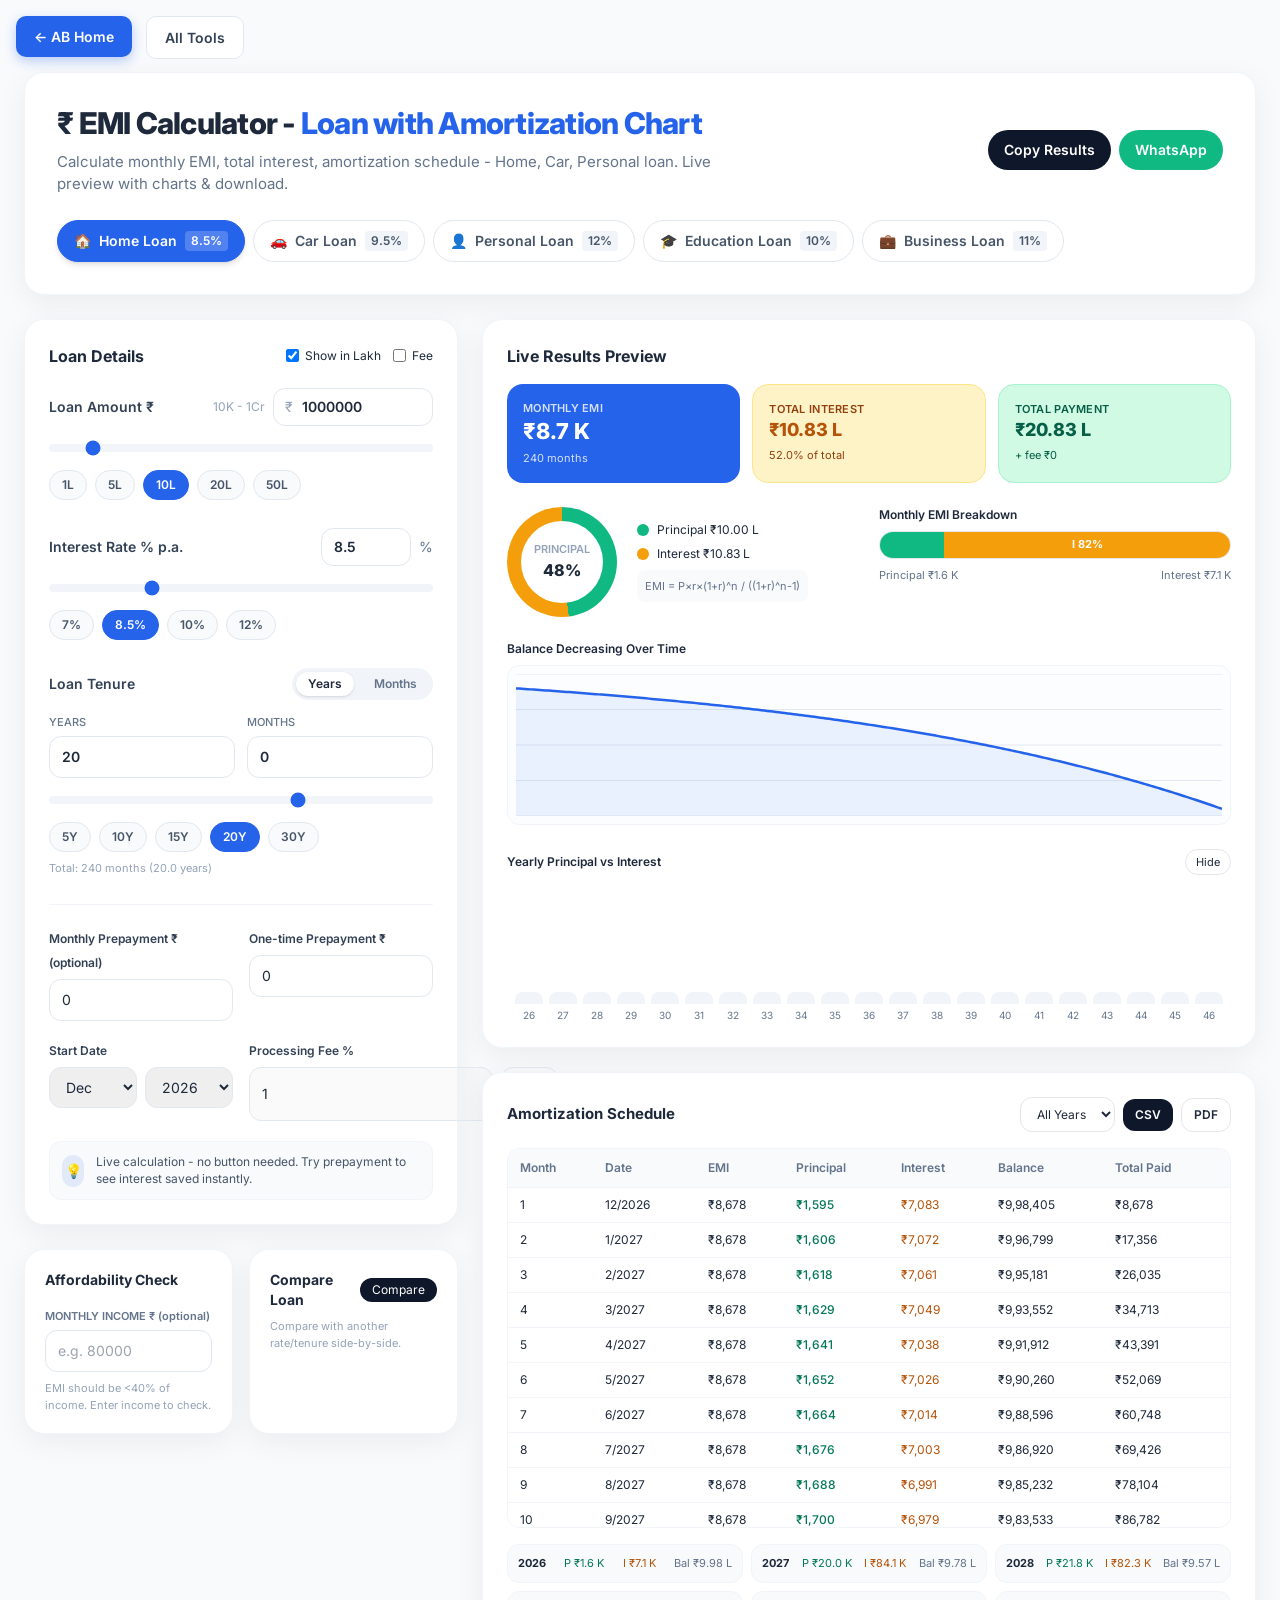
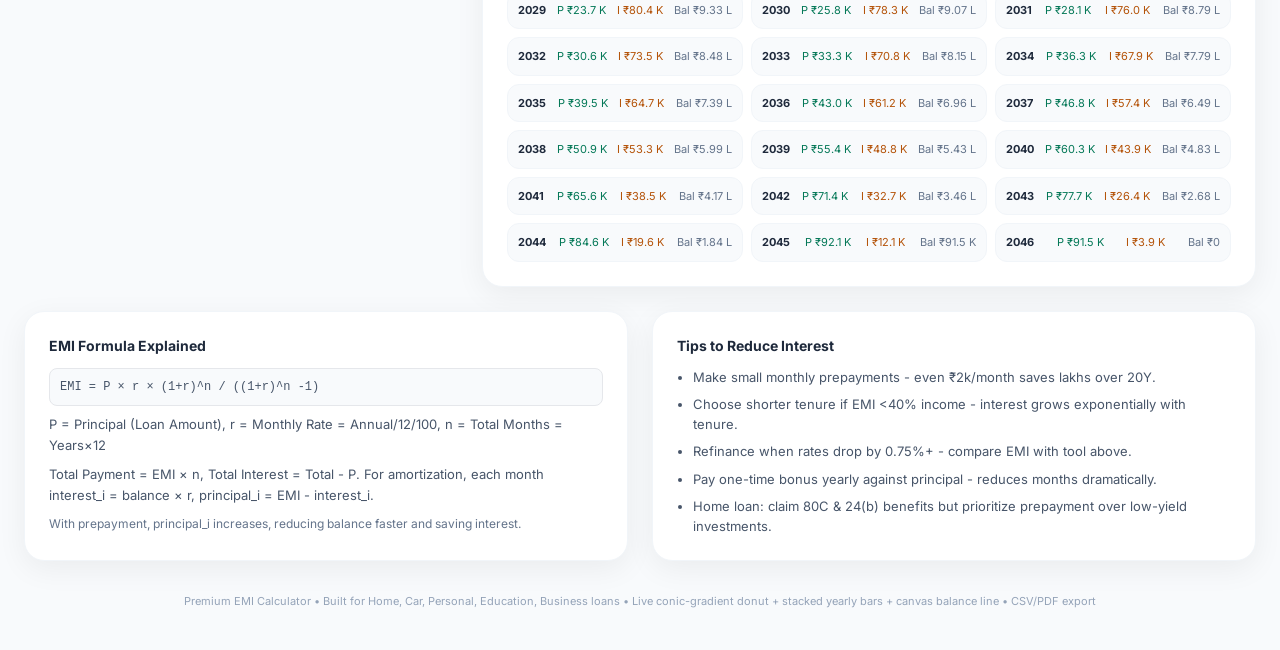
<file: emi-calculator.html>
<!DOCTYPE html>
<html lang="en">
<head>
  <meta charset="UTF-8">
  <meta name="viewport" content="width=device-width, initial-scale=1">
  <title>React Artifact</title>
  <style>*,:after,:before{--tw-border-spacing-x:0;--tw-border-spacing-y:0;--tw-translate-x:0;--tw-translate-y:0;--tw-rotate:0;--tw-skew-x:0;--tw-skew-y:0;--tw-scale-x:1;--tw-scale-y:1;--tw-pan-x: ;--tw-pan-y: ;--tw-pinch-zoom: ;--tw-scroll-snap-strictness:proximity;--tw-gradient-from-position: ;--tw-gradient-via-position: ;--tw-gradient-to-position: ;--tw-ordinal: ;--tw-slashed-zero: ;--tw-numeric-figure: ;--tw-numeric-spacing: ;--tw-numeric-fraction: ;--tw-ring-inset: ;--tw-ring-offset-width:0px;--tw-ring-offset-color:#fff;--tw-ring-color:rgba(59,130,246,.5);--tw-ring-offset-shadow:0 0 #0000;--tw-ring-shadow:0 0 #0000;--tw-shadow:0 0 #0000;--tw-shadow-colored:0 0 #0000;--tw-blur: ;--tw-brightness: ;--tw-contrast: ;--tw-grayscale: ;--tw-hue-rotate: ;--tw-invert: ;--tw-saturate: ;--tw-sepia: ;--tw-drop-shadow: ;--tw-backdrop-blur: ;--tw-backdrop-brightness: ;--tw-backdrop-contrast: ;--tw-backdrop-grayscale: ;--tw-backdrop-hue-rotate: ;--tw-backdrop-invert: ;--tw-backdrop-opacity: ;--tw-backdrop-saturate: ;--tw-backdrop-sepia: ;--tw-contain-size: ;--tw-contain-layout: ;--tw-contain-paint: ;--tw-contain-style: }::backdrop{--tw-border-spacing-x:0;--tw-border-spacing-y:0;--tw-translate-x:0;--tw-translate-y:0;--tw-rotate:0;--tw-skew-x:0;--tw-skew-y:0;--tw-scale-x:1;--tw-scale-y:1;--tw-pan-x: ;--tw-pan-y: ;--tw-pinch-zoom: ;--tw-scroll-snap-strictness:proximity;--tw-gradient-from-position: ;--tw-gradient-via-position: ;--tw-gradient-to-position: ;--tw-ordinal: ;--tw-slashed-zero: ;--tw-numeric-figure: ;--tw-numeric-spacing: ;--tw-numeric-fraction: ;--tw-ring-inset: ;--tw-ring-offset-width:0px;--tw-ring-offset-color:#fff;--tw-ring-color:rgba(59,130,246,.5);--tw-ring-offset-shadow:0 0 #0000;--tw-ring-shadow:0 0 #0000;--tw-shadow:0 0 #0000;--tw-shadow-colored:0 0 #0000;--tw-blur: ;--tw-brightness: ;--tw-contrast: ;--tw-grayscale: ;--tw-hue-rotate: ;--tw-invert: ;--tw-saturate: ;--tw-sepia: ;--tw-drop-shadow: ;--tw-backdrop-blur: ;--tw-backdrop-brightness: ;--tw-backdrop-contrast: ;--tw-backdrop-grayscale: ;--tw-backdrop-hue-rotate: ;--tw-backdrop-invert: ;--tw-backdrop-opacity: ;--tw-backdrop-saturate: ;--tw-backdrop-sepia: ;--tw-contain-size: ;--tw-contain-layout: ;--tw-contain-paint: ;--tw-contain-style: }/*! tailwindcss v3.4.18 | MIT License | https://tailwindcss.com*/*,:after,:before{box-sizing:border-box;border:0 solid #e5e7eb}:after,:before{--tw-content:""}:host,html{line-height:1.5;-webkit-text-size-adjust:100%;-moz-tab-size:4;-o-tab-size:4;tab-size:4;font-family:ui-sans-serif,system-ui,sans-serif,Apple Color Emoji,Segoe UI Emoji,Segoe UI Symbol,Noto Color Emoji;font-feature-settings:normal;font-variation-settings:normal;-webkit-tap-highlight-color:transparent}body{line-height:inherit}hr{height:0;color:inherit;border-top-width:1px}abbr:where([title]){-webkit-text-decoration:underline dotted;text-decoration:underline dotted}h1,h2,h3,h4,h5,h6{font-size:inherit;font-weight:inherit}a{color:inherit;text-decoration:inherit}b,strong{font-weight:bolder}code,kbd,pre,samp{font-family:ui-monospace,SFMono-Regular,Menlo,Monaco,Consolas,Liberation Mono,Courier New,monospace;font-feature-settings:normal;font-variation-settings:normal;font-size:1em}small{font-size:80%}sub,sup{font-size:75%;line-height:0;position:relative;vertical-align:baseline}sub{bottom:-.25em}sup{top:-.5em}table{text-indent:0;border-color:inherit;border-collapse:collapse}button,input,optgroup,select,textarea{font-family:inherit;font-feature-settings:inherit;font-variation-settings:inherit;font-size:100%;font-weight:inherit;line-height:inherit;letter-spacing:inherit;color:inherit;margin:0;padding:0}button,select{text-transform:none}button,input:where([type=button]),input:where([type=reset]),input:where([type=submit]){-webkit-appearance:button;background-color:transparent;background-image:none}:-moz-focusring{outline:auto}:-moz-ui-invalid{box-shadow:none}progress{vertical-align:baseline}::-webkit-inner-spin-button,::-webkit-outer-spin-button{height:auto}[type=search]{-webkit-appearance:textfield;outline-offset:-2px}::-webkit-search-decoration{-webkit-appearance:none}::-webkit-file-upload-button{-webkit-appearance:button;font:inherit}summary{display:list-item}blockquote,dd,dl,figure,h1,h2,h3,h4,h5,h6,hr,p,pre{margin:0}fieldset{margin:0}fieldset,legend{padding:0}menu,ol,ul{list-style:none;margin:0;padding:0}dialog{padding:0}textarea{resize:vertical}input::-moz-placeholder,textarea::-moz-placeholder{opacity:1;color:#9ca3af}input::placeholder,textarea::placeholder{opacity:1;color:#9ca3af}[role=button],button{cursor:pointer}:disabled{cursor:default}audio,canvas,embed,iframe,img,object,svg,video{display:block;vertical-align:middle}img,video{max-width:100%;height:auto}[hidden]:where(:not([hidden=until-found])){display:none}.fixed{position:fixed}.absolute{position:absolute}.relative{position:relative}.sticky{position:sticky}.inset-\[14px\]{inset:14px}.left-3{left:.75rem}.top-0{top:0}.top-1\/2{top:50%}.mx-auto{margin-left:auto;margin-right:auto}.mb-2{margin-bottom:.5rem}.mb-3{margin-bottom:.75rem}.mb-4{margin-bottom:1rem}.mb-5{margin-bottom:1.25rem}.mb-6{margin-bottom:1.5rem}.mb-7{margin-bottom:1.75rem}.mt-1{margin-top:.25rem}.mt-1\.5{margin-top:.375rem}.mt-2{margin-top:.5rem}.mt-3{margin-top:.75rem}.mt-4{margin-top:1rem}.mt-5{margin-top:1.25rem}.mt-6{margin-top:1.5rem}.mt-8{margin-top:2rem}.flex{display:flex}.table{display:table}.grid{display:grid}.h-2{height:.5rem}.h-3{height:.75rem}.h-7{height:1.75rem}.h-8{height:2rem}.h-\[110px\]{height:110px}.h-\[140px\]{height:140px}.h-\[160px\]{height:160px}.h-full{height:100%}.max-h-\[380px\]{max-height:380px}.min-h-screen{min-height:100vh}.w-3{width:.75rem}.w-8{width:2rem}.w-\[110px\]{width:110px}.w-\[160px\]{width:160px}.w-\[90px\]{width:90px}.w-full{width:100%}.min-w-\[28px\]{min-width:28px}.max-w-2xl{max-width:42rem}.max-w-\[1300px\]{max-width:1300px}.flex-1{flex:1 1 0%}.shrink-0{flex-shrink:0}.-translate-y-1\/2{--tw-translate-y:-50%;transform:translate(var(--tw-translate-x),var(--tw-translate-y)) rotate(var(--tw-rotate)) skewX(var(--tw-skew-x)) skewY(var(--tw-skew-y)) scaleX(var(--tw-scale-x)) scaleY(var(--tw-scale-y))}.cursor-pointer{cursor:pointer}.list-disc{list-style-type:disc}.appearance-none{-webkit-appearance:none;-moz-appearance:none;appearance:none}.grid-cols-1{grid-template-columns:repeat(1,minmax(0,1fr))}.grid-cols-2{grid-template-columns:repeat(2,minmax(0,1fr))}.flex-col{flex-direction:column}.flex-wrap{flex-wrap:wrap}.items-end{align-items:flex-end}.items-center{align-items:center}.justify-end{justify-content:flex-end}.justify-center{justify-content:center}.justify-between{justify-content:space-between}.gap-1{gap:.25rem}.gap-1\.5{gap:.375rem}.gap-2{gap:.5rem}.gap-3{gap:.75rem}.gap-4{gap:1rem}.gap-5{gap:1.25rem}.gap-6{gap:1.5rem}.space-y-2>:not([hidden])~:not([hidden]){--tw-space-y-reverse:0;margin-top:calc(.5rem*(1 - var(--tw-space-y-reverse)));margin-bottom:calc(.5rem*var(--tw-space-y-reverse))}.space-y-6>:not([hidden])~:not([hidden]){--tw-space-y-reverse:0;margin-top:calc(1.5rem*(1 - var(--tw-space-y-reverse)));margin-bottom:calc(1.5rem*var(--tw-space-y-reverse))}.overflow-auto{overflow:auto}.overflow-hidden{overflow:hidden}.overflow-x-auto{overflow-x:auto}.rounded{border-radius:.25rem}.rounded-\[16px\]{border-radius:16px}.rounded-\[20px\]{border-radius:20px}.rounded-full{border-radius:9999px}.rounded-lg{border-radius:.5rem}.rounded-xl{border-radius:.75rem}.rounded-t-lg{border-top-left-radius:.5rem;border-top-right-radius:.5rem}.border{border-width:1px}.border-t{border-top-width:1px}.border-\[\#2563EB\]{--tw-border-opacity:1;border-color:rgb(37 99 235/var(--tw-border-opacity,1))}.border-\[\#A7F3D0\]{--tw-border-opacity:1;border-color:rgb(167 243 208/var(--tw-border-opacity,1))}.border-\[\#FDE68A\]{--tw-border-opacity:1;border-color:rgb(253 230 138/var(--tw-border-opacity,1))}.border-emerald-200{--tw-border-opacity:1;border-color:rgb(167 243 208/var(--tw-border-opacity,1))}.border-slate-100{--tw-border-opacity:1;border-color:rgb(241 245 249/var(--tw-border-opacity,1))}.border-slate-200{--tw-border-opacity:1;border-color:rgb(226 232 240/var(--tw-border-opacity,1))}.bg-\[\#10B981\]{--tw-bg-opacity:1;background-color:rgb(16 185 129/var(--tw-bg-opacity,1))}.bg-\[\#2563EB\]{--tw-bg-opacity:1;background-color:rgb(37 99 235/var(--tw-bg-opacity,1))}.bg-\[\#2563EB\]\/10{background-color:rgba(37,99,235,.1)}.bg-\[\#D1FAE5\]{--tw-bg-opacity:1;background-color:rgb(209 250 229/var(--tw-bg-opacity,1))}.bg-\[\#F59E0B\]{--tw-bg-opacity:1;background-color:rgb(245 158 11/var(--tw-bg-opacity,1))}.bg-\[\#FEF3C7\]{--tw-bg-opacity:1;background-color:rgb(254 243 199/var(--tw-bg-opacity,1))}.bg-\[\#f8fafc\]{--tw-bg-opacity:1;background-color:rgb(248 250 252/var(--tw-bg-opacity,1))}.bg-\[\#fbfdff\]{--tw-bg-opacity:1;background-color:rgb(251 253 255/var(--tw-bg-opacity,1))}.bg-emerald-50{--tw-bg-opacity:1;background-color:rgb(236 253 245/var(--tw-bg-opacity,1))}.bg-slate-100{--tw-bg-opacity:1;background-color:rgb(241 245 249/var(--tw-bg-opacity,1))}.bg-slate-50{--tw-bg-opacity:1;background-color:rgb(248 250 252/var(--tw-bg-opacity,1))}.bg-slate-900{--tw-bg-opacity:1;background-color:rgb(15 23 42/var(--tw-bg-opacity,1))}.bg-white{--tw-bg-opacity:1;background-color:rgb(255 255 255/var(--tw-bg-opacity,1))}.bg-white\/20{background-color:hsla(0,0%,100%,.2)}.p-1{padding:.25rem}.p-2{padding:.5rem}.p-2\.5{padding:.625rem}.p-3{padding:.75rem}.p-4{padding:1rem}.p-5{padding:1.25rem}.p-6{padding:1.5rem}.px-1\.5{padding-left:.375rem;padding-right:.375rem}.px-2{padding-left:.5rem;padding-right:.5rem}.px-2\.5{padding-left:.625rem;padding-right:.625rem}.px-3{padding-left:.75rem;padding-right:.75rem}.px-4{padding-left:1rem;padding-right:1rem}.py-0\.5{padding-top:.125rem;padding-bottom:.125rem}.py-1{padding-top:.25rem;padding-bottom:.25rem}.py-1\.5{padding-top:.375rem;padding-bottom:.375rem}.py-2{padding-top:.5rem;padding-bottom:.5rem}.py-2\.5{padding-top:.625rem;padding-bottom:.625rem}.pb-10{padding-bottom:2.5rem}.pl-4{padding-left:1rem}.pl-7{padding-left:1.75rem}.pr-3{padding-right:.75rem}.pt-1{padding-top:.25rem}.pt-5{padding-top:1.25rem}.pt-\[72px\]{padding-top:72px}.text-left{text-align:left}.text-center{text-align:center}.font-mono{font-family:ui-monospace,SFMono-Regular,Menlo,Monaco,Consolas,Liberation Mono,Courier New,monospace}.text-\[10px\]{font-size:10px}.text-\[11px\]{font-size:11px}.text-\[12px\]{font-size:12px}.text-\[13px\]{font-size:13px}.text-\[14px\]{font-size:14px}.text-\[15px\]{font-size:15px}.text-\[16px\]{font-size:16px}.text-\[18px\]{font-size:18px}.text-\[22px\]{font-size:22px}.text-\[24px\]{font-size:24px}.text-sm{font-size:.875rem;line-height:1.25rem}.text-xs{font-size:.75rem;line-height:1rem}.font-bold{font-weight:700}.font-extrabold{font-weight:800}.font-medium{font-weight:500}.font-semibold{font-weight:600}.uppercase{text-transform:uppercase}.leading-none{line-height:1}.leading-relaxed{line-height:1.625}.leading-snug{line-height:1.375}.leading-tight{line-height:1.25}.tracking-tight{letter-spacing:-.025em}.tracking-wide{letter-spacing:.025em}.text-\[\#065F46\]{--tw-text-opacity:1;color:rgb(6 95 70/var(--tw-text-opacity,1))}.text-\[\#2563EB\]{--tw-text-opacity:1;color:rgb(37 99 235/var(--tw-text-opacity,1))}.text-\[\#92400E\]{--tw-text-opacity:1;color:rgb(146 64 14/var(--tw-text-opacity,1))}.text-\[\#B45309\],.text-amber-700{--tw-text-opacity:1;color:rgb(180 83 9/var(--tw-text-opacity,1))}.text-emerald-600{--tw-text-opacity:1;color:rgb(5 150 105/var(--tw-text-opacity,1))}.text-emerald-700{--tw-text-opacity:1;color:rgb(4 120 87/var(--tw-text-opacity,1))}.text-emerald-800{--tw-text-opacity:1;color:rgb(6 95 70/var(--tw-text-opacity,1))}.text-red-500{--tw-text-opacity:1;color:rgb(239 68 68/var(--tw-text-opacity,1))}.text-slate-400{--tw-text-opacity:1;color:rgb(148 163 184/var(--tw-text-opacity,1))}.text-slate-500{--tw-text-opacity:1;color:rgb(100 116 139/var(--tw-text-opacity,1))}.text-slate-600{--tw-text-opacity:1;color:rgb(71 85 105/var(--tw-text-opacity,1))}.text-slate-700{--tw-text-opacity:1;color:rgb(51 65 85/var(--tw-text-opacity,1))}.text-slate-800{--tw-text-opacity:1;color:rgb(30 41 59/var(--tw-text-opacity,1))}.text-white{--tw-text-opacity:1;color:rgb(255 255 255/var(--tw-text-opacity,1))}.opacity-80{opacity:.8}.shadow{--tw-shadow:0 1px 3px 0 rgba(0,0,0,.1),0 1px 2px -1px rgba(0,0,0,.1);--tw-shadow-colored:0 1px 3px 0 var(--tw-shadow-color),0 1px 2px -1px var(--tw-shadow-color)}.shadow,.shadow-\[0_8px_30px_rgba\(0\2c 0\2c 0\2c 0\.06\)\]{box-shadow:var(--tw-ring-offset-shadow,0 0 #0000),var(--tw-ring-shadow,0 0 #0000),var(--tw-shadow)}.shadow-\[0_8px_30px_rgba\(0\2c 0\2c 0\2c 0\.06\)\]{--tw-shadow:0 8px 30px rgba(0,0,0,.06);--tw-shadow-colored:0 8px 30px var(--tw-shadow-color)}.shadow-md{--tw-shadow:0 4px 6px -1px rgba(0,0,0,.1),0 2px 4px -2px rgba(0,0,0,.1);--tw-shadow-colored:0 4px 6px -1px var(--tw-shadow-color),0 2px 4px -2px var(--tw-shadow-color);box-shadow:var(--tw-ring-offset-shadow,0 0 #0000),var(--tw-ring-shadow,0 0 #0000),var(--tw-shadow)}.filter{filter:var(--tw-blur) var(--tw-brightness) var(--tw-contrast) var(--tw-grayscale) var(--tw-hue-rotate) var(--tw-invert) var(--tw-saturate) var(--tw-sepia) var(--tw-drop-shadow)}.transition{transition-property:color,background-color,border-color,text-decoration-color,fill,stroke,opacity,box-shadow,transform,filter,backdrop-filter;transition-timing-function:cubic-bezier(.4,0,.2,1);transition-duration:.15s}#root,body,html{min-height:100%}body{margin:0;font-family:Inter,ui-sans-serif,system-ui,-apple-system,BlinkMacSystemFont,Segoe UI,sans-serif}[role=button]:not([aria-disabled=true]),button:not(:disabled),label[for],select:not(:disabled),summary{cursor:pointer}.hover\:border-slate-300:hover{--tw-border-opacity:1;border-color:rgb(203 213 225/var(--tw-border-opacity,1))}.hover\:bg-black:hover{--tw-bg-opacity:1;background-color:rgb(0 0 0/var(--tw-bg-opacity,1))}.hover\:bg-emerald-600:hover{--tw-bg-opacity:1;background-color:rgb(5 150 105/var(--tw-bg-opacity,1))}.hover\:bg-slate-50\/70:hover{background-color:rgba(248,250,252,.7)}.hover\:bg-white:hover{--tw-bg-opacity:1;background-color:rgb(255 255 255/var(--tw-bg-opacity,1))}.focus\:border-\[\#2563EB\]:focus{--tw-border-opacity:1;border-color:rgb(37 99 235/var(--tw-border-opacity,1))}.focus\:outline-none:focus{outline:2px solid transparent;outline-offset:2px}.focus\:ring-2:focus{--tw-ring-offset-shadow:var(--tw-ring-inset) 0 0 0 var(--tw-ring-offset-width) var(--tw-ring-offset-color);--tw-ring-shadow:var(--tw-ring-inset) 0 0 0 calc(2px + var(--tw-ring-offset-width)) var(--tw-ring-color);box-shadow:var(--tw-ring-offset-shadow),var(--tw-ring-shadow),var(--tw-shadow,0 0 #0000)}.focus\:ring-\[\#2563EB\]\/20:focus{--tw-ring-color:rgba(37,99,235,.2)}@media (min-width:640px){.sm\:grid-cols-2{grid-template-columns:repeat(2,minmax(0,1fr))}.sm\:grid-cols-3{grid-template-columns:repeat(3,minmax(0,1fr))}.sm\:flex-row{flex-direction:row}.sm\:items-center{align-items:center}.sm\:p-6{padding:1.5rem}.sm\:p-8{padding:2rem}.sm\:px-6{padding-left:1.5rem;padding-right:1.5rem}.sm\:text-\[15px\]{font-size:15px}.sm\:text-\[30px\]{font-size:30px}}@media (min-width:1024px){.lg\:grid-cols-2{grid-template-columns:repeat(2,minmax(0,1fr))}.lg\:grid-cols-3{grid-template-columns:repeat(3,minmax(0,1fr))}.lg\:grid-cols-\[1\.05fr_0\.95fr\]{grid-template-columns:1.05fr .95fr}.lg\:flex-row{flex-direction:row}.lg\:items-center{align-items:center}}</style>
</head>
<body>
  <div id="root"></div>
  
  <script type="module">var Ld=Object.create;var{getPrototypeOf:zd,defineProperty:no,getOwnPropertyNames:Id}=Object;var Rd=Object.prototype.hasOwnProperty;var Lt=(e,t,n)=>{n=e!=null?Ld(zd(e)):{};let r=t||!e||!e.__esModule?no(n,"default",{value:e,enumerable:!0}):n;for(let l of Id(e))if(!Rd.call(r,l))no(r,l,{get:()=>e[l],enumerable:!0});return r};var Lr=(e,t)=>()=>(t||e((t={exports:{}}).exports,t),t.exports);var Fd=(e,t)=>{for(var n in t)no(e,n,{get:t[n],enumerable:!0,configurable:!0,set:(r)=>t[n]=()=>r})};var Dd=(e,t)=>()=>(e&&(t=e(e=0)),t);var Ln=Lr((qd)=>{var Mn=Symbol.for("react.element"),Od=Symbol.for("react.portal"),$d=Symbol.for("react.fragment"),Ud=Symbol.for("react.strict_mode"),Bd=Symbol.for("react.profiler"),Ad=Symbol.for("react.provider"),Vd=Symbol.for("react.context"),Hd=Symbol.for("react.forward_ref"),Wd=Symbol.for("react.suspense"),Qd=Symbol.for("react.memo"),Yd=Symbol.for("react.lazy"),Mu=Symbol.iterator;function Kd(e){if(e===null||typeof e!=="object")return null;return e=Mu&&e[Mu]||e["@@iterator"],typeof e==="function"?e:null}var Iu={isMounted:function(){return!1},enqueueForceUpdate:function(){},enqueueReplaceState:function(){},enqueueSetState:function(){}},Ru=Object.assign,Fu={};function Zt(e,t,n){this.props=e,this.context=t,this.refs=Fu,this.updater=n||Iu}Zt.prototype.isReactComponent={};Zt.prototype.setState=function(e,t){if(typeof e!=="object"&&typeof e!=="function"&&e!=null)throw Error("setState(...): takes an object of state variables to update or a function which returns an object of state variables.");this.updater.enqueueSetState(this,e,t,"setState")};Zt.prototype.forceUpdate=function(e){this.updater.enqueueForceUpdate(this,e,"forceUpdate")};function Du(){}Du.prototype=Zt.prototype;function lo(e,t,n){this.props=e,this.context=t,this.refs=Fu,this.updater=n||Iu}var oo=lo.prototype=new Du;oo.constructor=lo;Ru(oo,Zt.prototype);oo.isPureReactComponent=!0;var Lu=Array.isArray,Ou=Object.prototype.hasOwnProperty,io={current:null},$u={key:!0,ref:!0,__self:!0,__source:!0};function Uu(e,t,n){var r,l={},o=null,i=null;if(t!=null)for(r in t.ref!==void 0&&(i=t.ref),t.key!==void 0&&(o=""+t.key),t)Ou.call(t,r)&&!$u.hasOwnProperty(r)&&(l[r]=t[r]);var u=arguments.length-2;if(u===1)l.children=n;else if(1<u){for(var a=Array(u),c=0;c<u;c++)a[c]=arguments[c+2];l.children=a}if(e&&e.defaultProps)for(r in u=e.defaultProps,u)l[r]===void 0&&(l[r]=u[r]);return{$$typeof:Mn,type:e,key:o,ref:i,props:l,_owner:io.current}}function Xd(e,t){return{$$typeof:Mn,type:e.type,key:t,ref:e.ref,props:e.props,_owner:e._owner}}function uo(e){return typeof e==="object"&&e!==null&&e.$$typeof===Mn}function Gd(e){var t={"=":"=0",":":"=2"};return"$"+e.replace(/[=:]/g,function(n){return t[n]})}var zu=/\/+/g;function ro(e,t){return typeof e==="object"&&e!==null&&e.key!=null?Gd(""+e.key):t.toString(36)}function Ir(e,t,n,r,l){var o=typeof e;if(o==="undefined"||o==="boolean")e=null;var i=!1;if(e===null)i=!0;else switch(o){case"string":case"number":i=!0;break;case"object":switch(e.$$typeof){case Mn:case Od:i=!0}}if(i)return i=e,l=l(i),e=r===""?"."+ro(i,0):r,Lu(l)?(n="",e!=null&&(n=e.replace(zu,"$&/")+"/"),Ir(l,t,n,"",function(c){return c})):l!=null&&(uo(l)&&(l=Xd(l,n+(!l.key||i&&i.key===l.key?"":(""+l.key).replace(zu,"$&/")+"/")+e)),t.push(l)),1;if(i=0,r=r===""?".":r+":",Lu(e))for(var u=0;u<e.length;u++){o=e[u];var a=r+ro(o,u);i+=Ir(o,t,n,a,l)}else if(a=Kd(e),typeof a==="function")for(e=a.call(e),u=0;!(o=e.next()).done;)o=o.value,a=r+ro(o,u++),i+=Ir(o,t,n,a,l);else if(o==="object")throw t=String(e),Error("Objects are not valid as a React child (found: "+(t==="[object Object]"?"object with keys {"+Object.keys(e).join(", ")+"}":t)+"). If you meant to render a collection of children, use an array instead.");return i}function zr(e,t,n){if(e==null)return e;var r=[],l=0;return Ir(e,r,"","",function(o){return t.call(n,o,l++)}),r}function Zd(e){if(e._status===-1){var t=e._result;t=t(),t.then(function(n){if(e._status===0||e._status===-1)e._status=1,e._result=n},function(n){if(e._status===0||e._status===-1)e._status=2,e._result=n}),e._status===-1&&(e._status=0,e._result=t)}if(e._status===1)return e._result.default;throw e._result}var pe={current:null},Rr={transition:null},Jd={ReactCurrentDispatcher:pe,ReactCurrentBatchConfig:Rr,ReactCurrentOwner:io};function Bu(){throw Error("act(...) is not supported in production builds of React.")}qd.Children={map:zr,forEach:function(e,t,n){zr(e,function(){t.apply(this,arguments)},n)},count:function(e){var t=0;return zr(e,function(){t++}),t},toArray:function(e){return zr(e,function(t){return t})||[]},only:function(e){if(!uo(e))throw Error("React.Children.only expected to receive a single React element child.");return e}};qd.Component=Zt;qd.Fragment=$d;qd.Profiler=Bd;qd.PureComponent=lo;qd.StrictMode=Ud;qd.Suspense=Wd;qd.__SECRET_INTERNALS_DO_NOT_USE_OR_YOU_WILL_BE_FIRED=Jd;qd.act=Bu;qd.cloneElement=function(e,t,n){if(e===null||e===void 0)throw Error("React.cloneElement(...): The argument must be a React element, but you passed "+e+".");var r=Ru({},e.props),l=e.key,o=e.ref,i=e._owner;if(t!=null){if(t.ref!==void 0&&(o=t.ref,i=io.current),t.key!==void 0&&(l=""+t.key),e.type&&e.type.defaultProps)var u=e.type.defaultProps;for(a in t)Ou.call(t,a)&&!$u.hasOwnProperty(a)&&(r[a]=t[a]===void 0&&u!==void 0?u[a]:t[a])}var a=arguments.length-2;if(a===1)r.children=n;else if(1<a){u=Array(a);for(var c=0;c<a;c++)u[c]=arguments[c+2];r.children=u}return{$$typeof:Mn,type:e.type,key:l,ref:o,props:r,_owner:i}};qd.createContext=function(e){return e={$$typeof:Vd,_currentValue:e,_currentValue2:e,_threadCount:0,Provider:null,Consumer:null,_defaultValue:null,_globalName:null},e.Provider={$$typeof:Ad,_context:e},e.Consumer=e};qd.createElement=Uu;qd.createFactory=function(e){var t=Uu.bind(null,e);return t.type=e,t};qd.createRef=function(){return{current:null}};qd.forwardRef=function(e){return{$$typeof:Hd,render:e}};qd.isValidElement=uo;qd.lazy=function(e){return{$$typeof:Yd,_payload:{_status:-1,_result:e},_init:Zd}};qd.memo=function(e,t){return{$$typeof:Qd,type:e,compare:t===void 0?null:t}};qd.startTransition=function(e){var t=Rr.transition;Rr.transition={};try{e()}finally{Rr.transition=t}};qd.unstable_act=Bu;qd.useCallback=function(e,t){return pe.current.useCallback(e,t)};qd.useContext=function(e){return pe.current.useContext(e)};qd.useDebugValue=function(){};qd.useDeferredValue=function(e){return pe.current.useDeferredValue(e)};qd.useEffect=function(e,t){return pe.current.useEffect(e,t)};qd.useId=function(){return pe.current.useId()};qd.useImperativeHandle=function(e,t,n){return pe.current.useImperativeHandle(e,t,n)};qd.useInsertionEffect=function(e,t){return pe.current.useInsertionEffect(e,t)};qd.useLayoutEffect=function(e,t){return pe.current.useLayoutEffect(e,t)};qd.useMemo=function(e,t){return pe.current.useMemo(e,t)};qd.useReducer=function(e,t,n){return pe.current.useReducer(e,t,n)};qd.useRef=function(e){return pe.current.useRef(e)};qd.useState=function(e){return pe.current.useState(e)};qd.useSyncExternalStore=function(e,t,n){return pe.current.useSyncExternalStore(e,t,n)};qd.useTransition=function(){return pe.current.useTransition()};qd.version="18.3.1"});var Ku=Lr((Of)=>{function so(e,t){var n=e.length;e.push(t);e:for(;0<n;){var r=n-1>>>1,l=e[r];if(0<Fr(l,t))e[r]=t,e[n]=l,n=r;else break e}}function Oe(e){return e.length===0?null:e[0]}function Ur(e){if(e.length===0)return null;var t=e[0],n=e.pop();if(n!==t){e[0]=n;e:for(var r=0,l=e.length,o=l>>>1;r<o;){var i=2*(r+1)-1,u=e[i],a=i+1,c=e[a];if(0>Fr(u,n))a<l&&0>Fr(c,u)?(e[r]=c,e[a]=n,r=a):(e[r]=u,e[i]=n,r=i);else if(a<l&&0>Fr(c,n))e[r]=c,e[a]=n,r=a;else break e}}return t}function Fr(e,t){var n=e.sortIndex-t.sortIndex;return n!==0?n:e.id-t.id}if(typeof performance==="object"&&typeof performance.now==="function")co=performance,Of.unstable_now=function(){return co.now()};else Dr=Date,fo=Dr.now(),Of.unstable_now=function(){return Dr.now()-fo};var co,Dr,fo,Ye=[],st=[],Df=1,Me=null,ae=3,Br=!1,zt=!1,In=!1,Vu=typeof setTimeout==="function"?setTimeout:null,Hu=typeof clearTimeout==="function"?clearTimeout:null,Au=typeof setImmediate<"u"?setImmediate:null;typeof navigator<"u"&&navigator.scheduling!==void 0&&navigator.scheduling.isInputPending!==void 0&&navigator.scheduling.isInputPending.bind(navigator.scheduling);function po(e){for(var t=Oe(st);t!==null;){if(t.callback===null)Ur(st);else if(t.startTime<=e)Ur(st),t.sortIndex=t.expirationTime,so(Ye,t);else break;t=Oe(st)}}function ho(e){if(In=!1,po(e),!zt)if(Oe(Ye)!==null)zt=!0,yo(vo);else{var t=Oe(st);t!==null&&go(ho,t.startTime-e)}}function vo(e,t){zt=!1,In&&(In=!1,Hu(Rn),Rn=-1),Br=!0;var n=ae;try{po(t);for(Me=Oe(Ye);Me!==null&&(!(Me.expirationTime>t)||e&&!Yu());){var r=Me.callback;if(typeof r==="function"){Me.callback=null,ae=Me.priorityLevel;var l=r(Me.expirationTime<=t);t=Of.unstable_now(),typeof l==="function"?Me.callback=l:Me===Oe(Ye)&&Ur(Ye),po(t)}else Ur(Ye);Me=Oe(Ye)}if(Me!==null)var o=!0;else{var i=Oe(st);i!==null&&go(ho,i.startTime-t),o=!1}return o}finally{Me=null,ae=n,Br=!1}}var Ar=!1,Or=null,Rn=-1,Wu=5,Qu=-1;function Yu(){return Of.unstable_now()-Qu<Wu?!1:!0}function ao(){if(Or!==null){var e=Of.unstable_now();Qu=e;var t=!0;try{t=Or(!0,e)}finally{t?zn():(Ar=!1,Or=null)}}else Ar=!1}var zn;if(typeof Au==="function")zn=function(){Au(ao)};else if(typeof MessageChannel<"u")$r=new MessageChannel,mo=$r.port2,$r.port1.onmessage=ao,zn=function(){mo.postMessage(null)};else zn=function(){Vu(ao,0)};var $r,mo;function yo(e){Or=e,Ar||(Ar=!0,zn())}function go(e,t){Rn=Vu(function(){e(Of.unstable_now())},t)}Of.unstable_IdlePriority=5;Of.unstable_ImmediatePriority=1;Of.unstable_LowPriority=4;Of.unstable_NormalPriority=3;Of.unstable_Profiling=null;Of.unstable_UserBlockingPriority=2;Of.unstable_cancelCallback=function(e){e.callback=null};Of.unstable_continueExecution=function(){zt||Br||(zt=!0,yo(vo))};Of.unstable_forceFrameRate=function(e){0>e||125<e?console.error("forceFrameRate takes a positive int between 0 and 125, forcing frame rates higher than 125 fps is not supported"):Wu=0<e?Math.floor(1000/e):5};Of.unstable_getCurrentPriorityLevel=function(){return ae};Of.unstable_getFirstCallbackNode=function(){return Oe(Ye)};Of.unstable_next=function(e){switch(ae){case 1:case 2:case 3:var t=3;break;default:t=ae}var n=ae;ae=t;try{return e()}finally{ae=n}};Of.unstable_pauseExecution=function(){};Of.unstable_requestPaint=function(){};Of.unstable_runWithPriority=function(e,t){switch(e){case 1:case 2:case 3:case 4:case 5:break;default:e=3}var n=ae;ae=e;try{return t()}finally{ae=n}};Of.unstable_scheduleCallback=function(e,t,n){var r=Of.unstable_now();switch(typeof n==="object"&&n!==null?(n=n.delay,n=typeof n==="number"&&0<n?r+n:r):n=r,e){case 1:var l=-1;break;case 2:l=250;break;case 5:l=1073741823;break;case 4:l=1e4;break;default:l=5000}return l=n+l,e={id:Df++,callback:t,priorityLevel:e,startTime:n,expirationTime:l,sortIndex:-1},n>r?(e.sortIndex=n,so(st,e),Oe(Ye)===null&&e===Oe(st)&&(In?(Hu(Rn),Rn=-1):In=!0,go(ho,n-r))):(e.sortIndex=l,so(Ye,e),zt||Br||(zt=!0,yo(vo))),e};Of.unstable_shouldYield=Yu;Of.unstable_wrapCallback=function(e){var t=ae;return function(){var n=ae;ae=t;try{return e.apply(this,arguments)}finally{ae=n}}}});var Eu={};Fd(Eu,{version:()=>id,unstable_renderSubtreeIntoContainer:()=>od,unstable_batchedUpdates:()=>ld,unmountComponentAtNode:()=>rd,render:()=>nd,hydrateRoot:()=>td,hydrate:()=>ed,flushSync:()=>bc,findDOMNode:()=>jc,createRoot:()=>qc,createPortal:()=>Jc,__SECRET_INTERNALS_DO_NOT_USE_OR_YOU_WILL_BE_FIRED:()=>Zc});function x(e){for(var t="https://reactjs.org/docs/error-decoder.html?invariant="+e,n=1;n<arguments.length;n++)t+="&args[]="+encodeURIComponent(arguments[n]);return"Minified React error #"+e+"; visit "+t+" for the full message or use the non-minified dev environment for full errors and additional helpful warnings."}function Yt(e,t){gn(e,t),gn(e+"Capture",t)}function gn(e,t){lr[e]=t;for(e=0;e<t.length;e++)ja.add(t[e])}function np(e){if(Ao.call(Gu,e))return!0;if(Ao.call(Xu,e))return!1;if(tp.test(e))return Gu[e]=!0;return Xu[e]=!0,!1}function rp(e,t,n,r){if(n!==null&&n.type===0)return!1;switch(typeof t){case"function":case"symbol":return!0;case"boolean":if(r)return!1;if(n!==null)return!n.acceptsBooleans;return e=e.toLowerCase().slice(0,5),e!=="data-"&&e!=="aria-";default:return!1}}function lp(e,t,n,r){if(t===null||typeof t>"u"||rp(e,t,n,r))return!0;if(r)return!1;if(n!==null)switch(n.type){case 3:return!t;case 4:return t===!1;case 5:return isNaN(t);case 6:return isNaN(t)||1>t}return!1}function ve(e,t,n,r,l,o,i){this.acceptsBooleans=t===2||t===3||t===4,this.attributeName=r,this.attributeNamespace=l,this.mustUseProperty=n,this.propertyName=e,this.type=t,this.sanitizeURL=o,this.removeEmptyString=i}function Di(e){return e[1].toUpperCase()}function Oi(e,t,n,r){var l=ue.hasOwnProperty(t)?ue[t]:null;if(l!==null?l.type!==0:r||!(2<t.length)||t[0]!=="o"&&t[0]!=="O"||t[1]!=="n"&&t[1]!=="N")lp(t,n,l,r)&&(n=null),r||l===null?np(t)&&(n===null?e.removeAttribute(t):e.setAttribute(t,""+n)):l.mustUseProperty?e[l.propertyName]=n===null?l.type===3?!1:"":n:(t=l.attributeName,r=l.attributeNamespace,n===null?e.removeAttribute(t):(l=l.type,n=l===3||l===4&&n===!0?"":""+n,r?e.setAttributeNS(r,t,n):e.setAttribute(t,n)))}function Fn(e){if(e===null||typeof e!=="object")return null;return e=Zu&&e[Zu]||e["@@iterator"],typeof e==="function"?e:null}function Vn(e){if(wo===void 0)try{throw Error()}catch(n){var t=n.stack.trim().match(/\n( *(at )?)/);wo=t&&t[1]||""}return`
`+wo+e}function ko(e,t){if(!e||xo)return"";xo=!0;var n=Error.prepareStackTrace;Error.prepareStackTrace=void 0;try{if(t)if(t=function(){throw Error()},Object.defineProperty(t.prototype,"props",{set:function(){throw Error()}}),typeof Reflect==="object"&&Reflect.construct){try{Reflect.construct(t,[])}catch(c){var r=c}Reflect.construct(e,[],t)}else{try{t.call()}catch(c){r=c}e.call(t.prototype)}else{try{throw Error()}catch(c){r=c}e()}}catch(c){if(c&&r&&typeof c.stack==="string"){for(var l=c.stack.split(`
`),o=r.stack.split(`
`),i=l.length-1,u=o.length-1;1<=i&&0<=u&&l[i]!==o[u];)u--;for(;1<=i&&0<=u;i--,u--)if(l[i]!==o[u]){if(i!==1||u!==1)do if(i--,u--,0>u||l[i]!==o[u]){var a=`
`+l[i].replace(" at new "," at ");return e.displayName&&a.includes("<anonymous>")&&(a=a.replace("<anonymous>",e.displayName)),a}while(1<=i&&0<=u);break}}}finally{xo=!1,Error.prepareStackTrace=n}return(e=e?e.displayName||e.name:"")?Vn(e):""}function op(e){switch(e.tag){case 5:return Vn(e.type);case 16:return Vn("Lazy");case 13:return Vn("Suspense");case 19:return Vn("SuspenseList");case 0:case 2:case 15:return e=ko(e.type,!1),e;case 11:return e=ko(e.type.render,!1),e;case 1:return e=ko(e.type,!0),e;default:return""}}function Qo(e){if(e==null)return null;if(typeof e==="function")return e.displayName||e.name||null;if(typeof e==="string")return e;switch(e){case en:return"Fragment";case bt:return"Portal";case Vo:return"Profiler";case $i:return"StrictMode";case Ho:return"Suspense";case Wo:return"SuspenseList"}if(typeof e==="object")switch(e.$$typeof){case es:return(e.displayName||"Context")+".Consumer";case ba:return(e._context.displayName||"Context")+".Provider";case Ui:var t=e.render;return e=e.displayName,e||(e=t.displayName||t.name||"",e=e!==""?"ForwardRef("+e+")":"ForwardRef"),e;case Bi:return t=e.displayName||null,t!==null?t:Qo(e.type)||"Memo";case dt:t=e._payload,e=e._init;try{return Qo(e(t))}catch(n){}}return null}function ip(e){var t=e.type;switch(e.tag){case 24:return"Cache";case 9:return(t.displayName||"Context")+".Consumer";case 10:return(t._context.displayName||"Context")+".Provider";case 18:return"DehydratedFragment";case 11:return e=t.render,e=e.displayName||e.name||"",t.displayName||(e!==""?"ForwardRef("+e+")":"ForwardRef");case 7:return"Fragment";case 5:return t;case 4:return"Portal";case 3:return"Root";case 6:return"Text";case 16:return Qo(t);case 8:return t===$i?"StrictMode":"Mode";case 22:return"Offscreen";case 12:return"Profiler";case 21:return"Scope";case 13:return"Suspense";case 19:return"SuspenseList";case 25:return"TracingMarker";case 1:case 0:case 17:case 2:case 14:case 15:if(typeof t==="function")return t.displayName||t.name||null;if(typeof t==="string")return t}return null}function Ct(e){switch(typeof e){case"boolean":case"number":case"string":case"undefined":return e;case"object":return e;default:return""}}function ns(e){var t=e.type;return(e=e.nodeName)&&e.toLowerCase()==="input"&&(t==="checkbox"||t==="radio")}function up(e){var t=ns(e)?"checked":"value",n=Object.getOwnPropertyDescriptor(e.constructor.prototype,t),r=""+e[t];if(!e.hasOwnProperty(t)&&typeof n<"u"&&typeof n.get==="function"&&typeof n.set==="function"){var{get:l,set:o}=n;return Object.defineProperty(e,t,{configurable:!0,get:function(){return l.call(this)},set:function(i){r=""+i,o.call(this,i)}}),Object.defineProperty(e,t,{enumerable:n.enumerable}),{getValue:function(){return r},setValue:function(i){r=""+i},stopTracking:function(){e._valueTracker=null,delete e[t]}}}}function Hr(e){e._valueTracker||(e._valueTracker=up(e))}function rs(e){if(!e)return!1;var t=e._valueTracker;if(!t)return!0;var n=t.getValue(),r="";return e&&(r=ns(e)?e.checked?"true":"false":e.value),e=r,e!==n?(t.setValue(e),!0):!1}function pl(e){if(e=e||(typeof document<"u"?document:void 0),typeof e>"u")return null;try{return e.activeElement||e.body}catch(t){return e.body}}function Yo(e,t){var n=t.checked;return Q({},t,{defaultChecked:void 0,defaultValue:void 0,value:void 0,checked:n!=null?n:e._wrapperState.initialChecked})}function Ju(e,t){var n=t.defaultValue==null?"":t.defaultValue,r=t.checked!=null?t.checked:t.defaultChecked;n=Ct(t.value!=null?t.value:n),e._wrapperState={initialChecked:r,initialValue:n,controlled:t.type==="checkbox"||t.type==="radio"?t.checked!=null:t.value!=null}}function ls(e,t){t=t.checked,t!=null&&Oi(e,"checked",t,!1)}function Ko(e,t){ls(e,t);var n=Ct(t.value),r=t.type;if(n!=null)if(r==="number"){if(n===0&&e.value===""||e.value!=n)e.value=""+n}else e.value!==""+n&&(e.value=""+n);else if(r==="submit"||r==="reset"){e.removeAttribute("value");return}t.hasOwnProperty("value")?Xo(e,t.type,n):t.hasOwnProperty("defaultValue")&&Xo(e,t.type,Ct(t.defaultValue)),t.checked==null&&t.defaultChecked!=null&&(e.defaultChecked=!!t.defaultChecked)}function qu(e,t,n){if(t.hasOwnProperty("value")||t.hasOwnProperty("defaultValue")){var r=t.type;if(!(r!=="submit"&&r!=="reset"||t.value!==void 0&&t.value!==null))return;t=""+e._wrapperState.initialValue,n||t===e.value||(e.value=t),e.defaultValue=t}n=e.name,n!==""&&(e.name=""),e.defaultChecked=!!e._wrapperState.initialChecked,n!==""&&(e.name=n)}function Xo(e,t,n){if(t!=="number"||pl(e.ownerDocument)!==e)n==null?e.defaultValue=""+e._wrapperState.initialValue:e.defaultValue!==""+n&&(e.defaultValue=""+n)}function fn(e,t,n,r){if(e=e.options,t){t={};for(var l=0;l<n.length;l++)t["$"+n[l]]=!0;for(n=0;n<e.length;n++)l=t.hasOwnProperty("$"+e[n].value),e[n].selected!==l&&(e[n].selected=l),l&&r&&(e[n].defaultSelected=!0)}else{n=""+Ct(n),t=null;for(l=0;l<e.length;l++){if(e[l].value===n){e[l].selected=!0,r&&(e[l].defaultSelected=!0);return}t!==null||e[l].disabled||(t=e[l])}t!==null&&(t.selected=!0)}}function Go(e,t){if(t.dangerouslySetInnerHTML!=null)throw Error(x(91));return Q({},t,{value:void 0,defaultValue:void 0,children:""+e._wrapperState.initialValue})}function ju(e,t){var n=t.value;if(n==null){if(n=t.children,t=t.defaultValue,n!=null){if(t!=null)throw Error(x(92));if(Hn(n)){if(1<n.length)throw Error(x(93));n=n[0]}t=n}t==null&&(t=""),n=t}e._wrapperState={initialValue:Ct(n)}}function os(e,t){var n=Ct(t.value),r=Ct(t.defaultValue);n!=null&&(n=""+n,n!==e.value&&(e.value=n),t.defaultValue==null&&e.defaultValue!==n&&(e.defaultValue=n)),r!=null&&(e.defaultValue=""+r)}function bu(e){var t=e.textContent;t===e._wrapperState.initialValue&&t!==""&&t!==null&&(e.value=t)}function is(e){switch(e){case"svg":return"http://www.w3.org/2000/svg";case"math":return"http://www.w3.org/1998/Math/MathML";default:return"http://www.w3.org/1999/xhtml"}}function Zo(e,t){return e==null||e==="http://www.w3.org/1999/xhtml"?is(t):e==="http://www.w3.org/2000/svg"&&t==="foreignObject"?"http://www.w3.org/1999/xhtml":e}function or(e,t){if(t){var n=e.firstChild;if(n&&n===e.lastChild&&n.nodeType===3){n.nodeValue=t;return}}e.textContent=t}function as(e,t,n){return t==null||typeof t==="boolean"||t===""?"":n||typeof t!=="number"||t===0||Zn.hasOwnProperty(e)&&Zn[e]?(""+t).trim():t+"px"}function ss(e,t){e=e.style;for(var n in t)if(t.hasOwnProperty(n)){var r=n.indexOf("--")===0,l=as(n,t[n],r);n==="float"&&(n="cssFloat"),r?e.setProperty(n,l):e[n]=l}}function Jo(e,t){if(t){if(sp[e]&&(t.children!=null||t.dangerouslySetInnerHTML!=null))throw Error(x(137,e));if(t.dangerouslySetInnerHTML!=null){if(t.children!=null)throw Error(x(60));if(typeof t.dangerouslySetInnerHTML!=="object"||!("__html"in t.dangerouslySetInnerHTML))throw Error(x(61))}if(t.style!=null&&typeof t.style!=="object")throw Error(x(62))}}function qo(e,t){if(e.indexOf("-")===-1)return typeof t.is==="string";switch(e){case"annotation-xml":case"color-profile":case"font-face":case"font-face-src":case"font-face-uri":case"font-face-format":case"font-face-name":case"missing-glyph":return!1;default:return!0}}function Ai(e){return e=e.target||e.srcElement||window,e.correspondingUseElement&&(e=e.correspondingUseElement),e.nodeType===3?e.parentNode:e}function ea(e){if(e=Nr(e)){if(typeof bo!=="function")throw Error(x(280));var t=e.stateNode;t&&(t=Vl(t),bo(e.stateNode,e.type,t))}}function cs(e){pn?mn?mn.push(e):mn=[e]:pn=e}function ds(){if(pn){var e=pn,t=mn;if(mn=pn=null,ea(e),t)for(e=0;e<t.length;e++)ea(t[e])}}function fs(e,t){return e(t)}function ps(){}function ms(e,t,n){if(So)return e(t,n);So=!0;try{return fs(e,t,n)}finally{if(So=!1,pn!==null||mn!==null)ps(),ds()}}function ir(e,t){var n=e.stateNode;if(n===null)return null;var r=Vl(n);if(r===null)return null;n=r[t];e:switch(t){case"onClick":case"onClickCapture":case"onDoubleClick":case"onDoubleClickCapture":case"onMouseDown":case"onMouseDownCapture":case"onMouseMove":case"onMouseMoveCapture":case"onMouseUp":case"onMouseUpCapture":case"onMouseEnter":(r=!r.disabled)||(e=e.type,r=!(e==="button"||e==="input"||e==="select"||e==="textarea")),e=!r;break e;default:e=!1}if(e)return null;if(n&&typeof n!=="function")throw Error(x(231,t,typeof n));return n}function cp(e,t,n,r,l,o,i,u,a){var c=Array.prototype.slice.call(arguments,3);try{t.apply(n,c)}catch(v){this.onError(v)}}function fp(e,t,n,r,l,o,i,u,a){Jn=!1,ml=null,cp.apply(dp,arguments)}function pp(e,t,n,r,l,o,i,u,a){if(fp.apply(this,arguments),Jn){if(Jn){var c=ml;Jn=!1,ml=null}else throw Error(x(198));hl||(hl=!0,ti=c)}}function Kt(e){var t=e,n=e;if(e.alternate)for(;t.return;)t=t.return;else{e=t;do t=e,(t.flags&4098)!==0&&(n=t.return),e=t.return;while(e)}return t.tag===3?n:null}function hs(e){if(e.tag===13){var t=e.memoizedState;if(t===null&&(e=e.alternate,e!==null&&(t=e.memoizedState)),t!==null)return t.dehydrated}return null}function ta(e){if(Kt(e)!==e)throw Error(x(188))}function mp(e){var t=e.alternate;if(!t){if(t=Kt(e),t===null)throw Error(x(188));return t!==e?null:e}for(var n=e,r=t;;){var l=n.return;if(l===null)break;var o=l.alternate;if(o===null){if(r=l.return,r!==null){n=r;continue}break}if(l.child===o.child){for(o=l.child;o;){if(o===n)return ta(l),e;if(o===r)return ta(l),t;o=o.sibling}throw Error(x(188))}if(n.return!==r.return)n=l,r=o;else{for(var i=!1,u=l.child;u;){if(u===n){i=!0,n=l,r=o;break}if(u===r){i=!0,r=l,n=o;break}u=u.sibling}if(!i){for(u=o.child;u;){if(u===n){i=!0,n=o,r=l;break}if(u===r){i=!0,r=o,n=l;break}u=u.sibling}if(!i)throw Error(x(189))}}if(n.alternate!==r)throw Error(x(190))}if(n.tag!==3)throw Error(x(188));return n.stateNode.current===n?e:t}function vs(e){return e=mp(e),e!==null?ys(e):null}function ys(e){if(e.tag===5||e.tag===6)return e;for(e=e.child;e!==null;){var t=ys(e);if(t!==null)return t;e=e.sibling}return null}function wp(e){if(Ze&&typeof Ze.onCommitFiberRoot==="function")try{Ze.onCommitFiberRoot($l,e,void 0,(e.current.flags&128)===128)}catch(t){}}function Sp(e){return e>>>=0,e===0?32:31-(xp(e)/kp|0)|0}function Wn(e){switch(e&-e){case 1:return 1;case 2:return 2;case 4:return 4;case 8:return 8;case 16:return 16;case 32:return 32;case 64:case 128:case 256:case 512:case 1024:case 2048:case 4096:case 8192:case 16384:case 32768:case 65536:case 131072:case 262144:case 524288:case 1048576:case 2097152:return e&4194240;case 4194304:case 8388608:case 16777216:case 33554432:case 67108864:return e&130023424;case 134217728:return 134217728;case 268435456:return 268435456;case 536870912:return 536870912;case 1073741824:return 1073741824;default:return e}}function yl(e,t){var n=e.pendingLanes;if(n===0)return 0;var r=0,l=e.suspendedLanes,o=e.pingedLanes,i=n&268435455;if(i!==0){var u=i&~l;u!==0?r=Wn(u):(o&=i,o!==0&&(r=Wn(o)))}else i=n&~l,i!==0?r=Wn(i):o!==0&&(r=Wn(o));if(r===0)return 0;if(t!==0&&t!==r&&(t&l)===0&&(l=r&-r,o=t&-t,l>=o||l===16&&(o&4194240)!==0))return t;if((r&4)!==0&&(r|=n&16),t=e.entangledLanes,t!==0)for(e=e.entanglements,t&=r;0<t;)n=31-Ve(t),l=1<<n,r|=e[n],t&=~l;return r}function Np(e,t){switch(e){case 1:case 2:case 4:return t+250;case 8:case 16:case 32:case 64:case 128:case 256:case 512:case 1024:case 2048:case 4096:case 8192:case 16384:case 32768:case 65536:case 131072:case 262144:case 524288:case 1048576:case 2097152:return t+5000;case 4194304:case 8388608:case 16777216:case 33554432:case 67108864:return-1;case 134217728:case 268435456:case 536870912:case 1073741824:return-1;default:return-1}}function Ep(e,t){for(var{suspendedLanes:n,pingedLanes:r,expirationTimes:l,pendingLanes:o}=e;0<o;){var i=31-Ve(o),u=1<<i,a=l[i];if(a===-1){if((u&n)===0||(u&r)!==0)l[i]=Np(u,t)}else a<=t&&(e.expiredLanes|=u);o&=~u}}function ni(e){return e=e.pendingLanes&-1073741825,e!==0?e:e&1073741824?1073741824:0}function ks(){var e=Qr;return Qr<<=1,(Qr&4194240)===0&&(Qr=64),e}function No(e){for(var t=[],n=0;31>n;n++)t.push(e);return t}function kr(e,t,n){e.pendingLanes|=t,t!==536870912&&(e.suspendedLanes=0,e.pingedLanes=0),e=e.eventTimes,t=31-Ve(t),e[t]=n}function Cp(e,t){var n=e.pendingLanes&~t;e.pendingLanes=t,e.suspendedLanes=0,e.pingedLanes=0,e.expiredLanes&=t,e.mutableReadLanes&=t,e.entangledLanes&=t,t=e.entanglements;var r=e.eventTimes;for(e=e.expirationTimes;0<n;){var l=31-Ve(n),o=1<<l;t[l]=0,r[l]=-1,e[l]=-1,n&=~o}}function Hi(e,t){var n=e.entangledLanes|=t;for(e=e.entanglements;n;){var r=31-Ve(n),l=1<<r;l&t|e[r]&t&&(e[r]|=t),n&=~l}}function Ss(e){return e&=-e,1<e?4<e?(e&268435455)!==0?16:536870912:4:1}function ra(e,t){switch(e){case"focusin":case"focusout":yt=null;break;case"dragenter":case"dragleave":gt=null;break;case"mouseover":case"mouseout":wt=null;break;case"pointerover":case"pointerout":ur.delete(t.pointerId);break;case"gotpointercapture":case"lostpointercapture":ar.delete(t.pointerId)}}function Dn(e,t,n,r,l,o){if(e===null||e.nativeEvent!==o)return e={blockedOn:t,domEventName:n,eventSystemFlags:r,nativeEvent:o,targetContainers:[l]},t!==null&&(t=Nr(t),t!==null&&Wi(t)),e;return e.eventSystemFlags|=r,t=e.targetContainers,l!==null&&t.indexOf(l)===-1&&t.push(l),e}function Pp(e,t,n,r,l){switch(t){case"focusin":return yt=Dn(yt,e,t,n,r,l),!0;case"dragenter":return gt=Dn(gt,e,t,n,r,l),!0;case"mouseover":return wt=Dn(wt,e,t,n,r,l),!0;case"pointerover":var o=l.pointerId;return ur.set(o,Dn(ur.get(o)||null,e,t,n,r,l)),!0;case"gotpointercapture":return o=l.pointerId,ar.set(o,Dn(ar.get(o)||null,e,t,n,r,l)),!0}return!1}function Ps(e){var t=Dt(e.target);if(t!==null){var n=Kt(t);if(n!==null){if(t=n.tag,t===13){if(t=hs(n),t!==null){e.blockedOn=t,_s(e.priority,function(){Es(n)});return}}else if(t===3&&n.stateNode.current.memoizedState.isDehydrated){e.blockedOn=n.tag===3?n.stateNode.containerInfo:null;return}}}e.blockedOn=null}function nl(e){if(e.blockedOn!==null)return!1;for(var t=e.targetContainers;0<t.length;){var n=li(e.domEventName,e.eventSystemFlags,t[0],e.nativeEvent);if(n===null){n=e.nativeEvent;var r=new n.constructor(n.type,n);jo=r,n.target.dispatchEvent(r),jo=null}else return t=Nr(n),t!==null&&Wi(t),e.blockedOn=n,!1;t.shift()}return!0}function la(e,t,n){nl(e)&&n.delete(t)}function Tp(){ri=!1,yt!==null&&nl(yt)&&(yt=null),gt!==null&&nl(gt)&&(gt=null),wt!==null&&nl(wt)&&(wt=null),ur.forEach(la),ar.forEach(la)}function On(e,t){e.blockedOn===t&&(e.blockedOn=null,ri||(ri=!0,V.unstable_scheduleCallback(V.unstable_NormalPriority,Tp)))}function sr(e){function t(l){return On(l,e)}if(0<Kr.length){On(Kr[0],e);for(var n=1;n<Kr.length;n++){var r=Kr[n];r.blockedOn===e&&(r.blockedOn=null)}}yt!==null&&On(yt,e),gt!==null&&On(gt,e),wt!==null&&On(wt,e),ur.forEach(t),ar.forEach(t);for(n=0;n<pt.length;n++)r=pt[n],r.blockedOn===e&&(r.blockedOn=null);for(;0<pt.length&&(n=pt[0],n.blockedOn===null);)Ps(n),n.blockedOn===null&&pt.shift()}function Mp(e,t,n,r){var l=R,o=hn.transition;hn.transition=null;try{R=1,Qi(e,t,n,r)}finally{R=l,hn.transition=o}}function Lp(e,t,n,r){var l=R,o=hn.transition;hn.transition=null;try{R=4,Qi(e,t,n,r)}finally{R=l,hn.transition=o}}function Qi(e,t,n,r){if(gl){var l=li(e,t,n,r);if(l===null)Mo(e,t,r,wl,n),ra(e,r);else if(Pp(l,e,t,n,r))r.stopPropagation();else if(ra(e,r),t&4&&-1<_p.indexOf(e)){for(;l!==null;){var o=Nr(l);if(o!==null&&Ns(o),o=li(e,t,n,r),o===null&&Mo(e,t,r,wl,n),o===l)break;l=o}l!==null&&r.stopPropagation()}else Mo(e,t,r,null,n)}}function li(e,t,n,r){if(wl=null,e=Ai(r),e=Dt(e),e!==null)if(t=Kt(e),t===null)e=null;else if(n=t.tag,n===13){if(e=hs(t),e!==null)return e;e=null}else if(n===3){if(t.stateNode.current.memoizedState.isDehydrated)return t.tag===3?t.stateNode.containerInfo:null;e=null}else t!==e&&(e=null);return wl=e,null}function Ts(e){switch(e){case"cancel":case"click":case"close":case"contextmenu":case"copy":case"cut":case"auxclick":case"dblclick":case"dragend":case"dragstart":case"drop":case"focusin":case"focusout":case"input":case"invalid":case"keydown":case"keypress":case"keyup":case"mousedown":case"mouseup":case"paste":case"pause":case"play":case"pointercancel":case"pointerdown":case"pointerup":case"ratechange":case"reset":case"resize":case"seeked":case"submit":case"touchcancel":case"touchend":case"touchstart":case"volumechange":case"change":case"selectionchange":case"textInput":case"compositionstart":case"compositionend":case"compositionupdate":case"beforeblur":case"afterblur":case"beforeinput":case"blur":case"fullscreenchange":case"focus":case"hashchange":case"popstate":case"select":case"selectstart":return 1;case"drag":case"dragenter":case"dragexit":case"dragleave":case"dragover":case"mousemove":case"mouseout":case"mouseover":case"pointermove":case"pointerout":case"pointerover":case"scroll":case"toggle":case"touchmove":case"wheel":case"mouseenter":case"mouseleave":case"pointerenter":case"pointerleave":return 4;case"message":switch(yp()){case Vi:return 1;case ws:return 4;case vl:case gp:return 16;case xs:return 536870912;default:return 16}default:return 16}}function Ms(){if(rl)return rl;var e,t=Yi,n=t.length,r,l="value"in ht?ht.value:ht.textContent,o=l.length;for(e=0;e<n&&t[e]===l[e];e++);var i=n-e;for(r=1;r<=i&&t[n-r]===l[o-r];r++);return rl=l.slice(e,1<r?1-r:void 0)}function ll(e){var t=e.keyCode;return"charCode"in e?(e=e.charCode,e===0&&t===13&&(e=13)):e=t,e===10&&(e=13),32<=e||e===13?e:0}function Xr(){return!0}function oa(){return!1}function Ce(e){function t(n,r,l,o,i){this._reactName=n,this._targetInst=l,this.type=r,this.nativeEvent=o,this.target=i,this.currentTarget=null;for(var u in e)e.hasOwnProperty(u)&&(n=e[u],this[u]=n?n(o):o[u]);return this.isDefaultPrevented=(o.defaultPrevented!=null?o.defaultPrevented:o.returnValue===!1)?Xr:oa,this.isPropagationStopped=oa,this}return Q(t.prototype,{preventDefault:function(){this.defaultPrevented=!0;var n=this.nativeEvent;n&&(n.preventDefault?n.preventDefault():typeof n.returnValue!=="unknown"&&(n.returnValue=!1),this.isDefaultPrevented=Xr)},stopPropagation:function(){var n=this.nativeEvent;n&&(n.stopPropagation?n.stopPropagation():typeof n.cancelBubble!=="unknown"&&(n.cancelBubble=!0),this.isPropagationStopped=Xr)},persist:function(){},isPersistent:Xr}),t}function Wp(e){var t=this.nativeEvent;return t.getModifierState?t.getModifierState(e):(e=Hp[e])?!!t[e]:!1}function Xi(){return Wp}function zs(e,t){switch(e){case"keyup":return bp.indexOf(t.keyCode)!==-1;case"keydown":return t.keyCode!==229;case"keypress":case"mousedown":case"focusout":return!0;default:return!1}}function Is(e){return e=e.detail,typeof e==="object"&&"data"in e?e.data:null}function tm(e,t){switch(e){case"compositionend":return Is(t);case"keypress":if(t.which!==32)return null;return ca=!0,sa;case"textInput":return e=t.data,e===sa&&ca?null:e;default:return null}}function nm(e,t){if(tn)return e==="compositionend"||!Gi&&zs(e,t)?(e=Ms(),rl=Yi=ht=null,tn=!1,e):null;switch(e){case"paste":return null;case"keypress":if(!(t.ctrlKey||t.altKey||t.metaKey)||t.ctrlKey&&t.altKey){if(t.char&&1<t.char.length)return t.char;if(t.which)return String.fromCharCode(t.which)}return null;case"compositionend":return Ls&&t.locale!=="ko"?null:t.data;default:return null}}function da(e){var t=e&&e.nodeName&&e.nodeName.toLowerCase();return t==="input"?!!rm[e.type]:t==="textarea"?!0:!1}function Rs(e,t,n,r){cs(r),t=xl(t,"onChange"),0<t.length&&(n=new Ki("onChange","change",null,n,r),e.push({event:n,listeners:t}))}function lm(e){Qs(e,0)}function Bl(e){var t=ln(e);if(rs(t))return e}function om(e,t){if(e==="change")return t}function fa(){jn&&(jn.detachEvent("onpropertychange",Ds),cr=jn=null)}function Ds(e){if(e.propertyName==="value"&&Bl(cr)){var t=[];Rs(t,cr,e,Ai(e)),ms(lm,t)}}function im(e,t,n){e==="focusin"?(fa(),jn=t,cr=n,jn.attachEvent("onpropertychange",Ds)):e==="focusout"&&fa()}function um(e){if(e==="selectionchange"||e==="keyup"||e==="keydown")return Bl(cr)}function am(e,t){if(e==="click")return Bl(t)}function sm(e,t){if(e==="input"||e==="change")return Bl(t)}function cm(e,t){return e===t&&(e!==0||1/e===1/t)||e!==e&&t!==t}function dr(e,t){if(We(e,t))return!0;if(typeof e!=="object"||e===null||typeof t!=="object"||t===null)return!1;var n=Object.keys(e),r=Object.keys(t);if(n.length!==r.length)return!1;for(r=0;r<n.length;r++){var l=n[r];if(!Ao.call(t,l)||!We(e[l],t[l]))return!1}return!0}function pa(e){for(;e&&e.firstChild;)e=e.firstChild;return e}function ma(e,t){var n=pa(e);e=0;for(var r;n;){if(n.nodeType===3){if(r=e+n.textContent.length,e<=t&&r>=t)return{node:n,offset:t-e};e=r}e:{for(;n;){if(n.nextSibling){n=n.nextSibling;break e}n=n.parentNode}n=void 0}n=pa(n)}}function Os(e,t){return e&&t?e===t?!0:e&&e.nodeType===3?!1:t&&t.nodeType===3?Os(e,t.parentNode):("contains"in e)?e.contains(t):e.compareDocumentPosition?!!(e.compareDocumentPosition(t)&16):!1:!1}function $s(){for(var e=window,t=pl();t instanceof e.HTMLIFrameElement;){try{var n=typeof t.contentWindow.location.href==="string"}catch(r){n=!1}if(n)e=t.contentWindow;else break;t=pl(e.document)}return t}function Zi(e){var t=e&&e.nodeName&&e.nodeName.toLowerCase();return t&&(t==="input"&&(e.type==="text"||e.type==="search"||e.type==="tel"||e.type==="url"||e.type==="password")||t==="textarea"||e.contentEditable==="true")}function dm(e){var t=$s(),n=e.focusedElem,r=e.selectionRange;if(t!==n&&n&&n.ownerDocument&&Os(n.ownerDocument.documentElement,n)){if(r!==null&&Zi(n)){if(t=r.start,e=r.end,e===void 0&&(e=t),"selectionStart"in n)n.selectionStart=t,n.selectionEnd=Math.min(e,n.value.length);else if(e=(t=n.ownerDocument||document)&&t.defaultView||window,e.getSelection){e=e.getSelection();var l=n.textContent.length,o=Math.min(r.start,l);r=r.end===void 0?o:Math.min(r.end,l),!e.extend&&o>r&&(l=r,r=o,o=l),l=ma(n,o);var i=ma(n,r);l&&i&&(e.rangeCount!==1||e.anchorNode!==l.node||e.anchorOffset!==l.offset||e.focusNode!==i.node||e.focusOffset!==i.offset)&&(t=t.createRange(),t.setStart(l.node,l.offset),e.removeAllRanges(),o>r?(e.addRange(t),e.extend(i.node,i.offset)):(t.setEnd(i.node,i.offset),e.addRange(t)))}}t=[];for(e=n;e=e.parentNode;)e.nodeType===1&&t.push({element:e,left:e.scrollLeft,top:e.scrollTop});typeof n.focus==="function"&&n.focus();for(n=0;n<t.length;n++)e=t[n],e.element.scrollLeft=e.left,e.element.scrollTop=e.top}}function ha(e,t,n){var r=n.window===n?n.document:n.nodeType===9?n:n.ownerDocument;ii||nn==null||nn!==pl(r)||(r=nn,("selectionStart"in r)&&Zi(r)?r={start:r.selectionStart,end:r.selectionEnd}:(r=(r.ownerDocument&&r.ownerDocument.defaultView||window).getSelection(),r={anchorNode:r.anchorNode,anchorOffset:r.anchorOffset,focusNode:r.focusNode,focusOffset:r.focusOffset}),bn&&dr(bn,r)||(bn=r,r=xl(oi,"onSelect"),0<r.length&&(t=new Ki("onSelect","select",null,t,n),e.push({event:t,listeners:r}),t.target=nn)))}function Gr(e,t){var n={};return n[e.toLowerCase()]=t.toLowerCase(),n["Webkit"+e]="webkit"+t,n["Moz"+e]="moz"+t,n}function Al(e){if(Po[e])return Po[e];if(!rn[e])return e;var t=rn[e],n;for(n in t)if(t.hasOwnProperty(n)&&n in Us)return Po[e]=t[n];return e}function Pt(e,t){Ws.set(e,t),Yt(t,[e])}function ya(e,t,n){var r=e.type||"unknown-event";e.currentTarget=n,pp(r,t,void 0,e),e.currentTarget=null}function Qs(e,t){t=(t&4)!==0;for(var n=0;n<e.length;n++){var r=e[n],l=r.event;r=r.listeners;e:{var o=void 0;if(t)for(var i=r.length-1;0<=i;i--){var u=r[i],a=u.instance,c=u.currentTarget;if(u=u.listener,a!==o&&l.isPropagationStopped())break e;ya(l,u,c),o=a}else for(i=0;i<r.length;i++){if(u=r[i],a=u.instance,c=u.currentTarget,u=u.listener,a!==o&&l.isPropagationStopped())break e;ya(l,u,c),o=a}}}if(hl)throw e=ti,hl=!1,ti=null,e}function U(e,t){var n=t[pi];n===void 0&&(n=t[pi]=new Set);var r=e+"__bubble";n.has(r)||(Ys(t,e,2,!1),n.add(r))}function To(e,t,n){var r=0;t&&(r|=4),Ys(n,e,r,t)}function fr(e){if(!e[Zr]){e[Zr]=!0,ja.forEach(function(n){n!=="selectionchange"&&(pm.has(n)||To(n,!1,e),To(n,!0,e))});var t=e.nodeType===9?e:e.ownerDocument;t===null||t[Zr]||(t[Zr]=!0,To("selectionchange",!1,t))}}function Ys(e,t,n,r){switch(Ts(t)){case 1:var l=Mp;break;case 4:l=Lp;break;default:l=Qi}n=l.bind(null,t,n,e),l=void 0,!ei||t!=="touchstart"&&t!=="touchmove"&&t!=="wheel"||(l=!0),r?l!==void 0?e.addEventListener(t,n,{capture:!0,passive:l}):e.addEventListener(t,n,!0):l!==void 0?e.addEventListener(t,n,{passive:l}):e.addEventListener(t,n,!1)}function Mo(e,t,n,r,l){var o=r;if((t&1)===0&&(t&2)===0&&r!==null)e:for(;;){if(r===null)return;var i=r.tag;if(i===3||i===4){var u=r.stateNode.containerInfo;if(u===l||u.nodeType===8&&u.parentNode===l)break;if(i===4)for(i=r.return;i!==null;){var a=i.tag;if(a===3||a===4){if(a=i.stateNode.containerInfo,a===l||a.nodeType===8&&a.parentNode===l)return}i=i.return}for(;u!==null;){if(i=Dt(u),i===null)return;if(a=i.tag,a===5||a===6){r=o=i;continue e}u=u.parentNode}}r=r.return}ms(function(){var c=o,v=Ai(n),w=[];e:{var h=Ws.get(e);if(h!==void 0){var k=Ki,S=e;switch(e){case"keypress":if(ll(n)===0)break e;case"keydown":case"keyup":k=Yp;break;case"focusin":S="focus",k=_o;break;case"focusout":S="blur",k=_o;break;case"beforeblur":case"afterblur":k=_o;break;case"click":if(n.button===2)break e;case"auxclick":case"dblclick":case"mousedown":case"mousemove":case"mouseup":case"mouseout":case"mouseover":case"contextmenu":k=ia;break;case"drag":case"dragend":case"dragenter":case"dragexit":case"dragleave":case"dragover":case"dragstart":case"drop":k=Rp;break;case"touchcancel":case"touchend":case"touchmove":case"touchstart":k=Gp;break;case Bs:case As:case Vs:k=Op;break;case Hs:k=Jp;break;case"scroll":k=zp;break;case"wheel":k=jp;break;case"copy":case"cut":case"paste":k=Up;break;case"gotpointercapture":case"lostpointercapture":case"pointercancel":case"pointerdown":case"pointermove":case"pointerout":case"pointerover":case"pointerup":k=aa}var C=(t&4)!==0,$=!C&&e==="scroll",d=C?h!==null?h+"Capture":null:h;C=[];for(var s=c,f;s!==null;){f=s;var g=f.stateNode;if(f.tag===5&&g!==null&&(f=g,d!==null&&(g=ir(s,d),g!=null&&C.push(pr(s,g,f)))),$)break;s=s.return}0<C.length&&(h=new k(h,S,null,n,v),w.push({event:h,listeners:C}))}}if((t&7)===0){e:{if(h=e==="mouseover"||e==="pointerover",k=e==="mouseout"||e==="pointerout",h&&n!==jo&&(S=n.relatedTarget||n.fromElement)&&(Dt(S)||S[lt]))break e;if(k||h){if(h=v.window===v?v:(h=v.ownerDocument)?h.defaultView||h.parentWindow:window,k){if(S=n.relatedTarget||n.toElement,k=c,S=S?Dt(S):null,S!==null&&($=Kt(S),S!==$||S.tag!==5&&S.tag!==6))S=null}else k=null,S=c;if(k!==S){if(C=ia,g="onMouseLeave",d="onMouseEnter",s="mouse",e==="pointerout"||e==="pointerover")C=aa,g="onPointerLeave",d="onPointerEnter",s="pointer";if($=k==null?h:ln(k),f=S==null?h:ln(S),h=new C(g,s+"leave",k,n,v),h.target=$,h.relatedTarget=f,g=null,Dt(v)===c&&(C=new C(d,s+"enter",S,n,v),C.target=f,C.relatedTarget=$,g=C),$=g,k&&S)t:{C=k,d=S,s=0;for(f=C;f;f=qt(f))s++;f=0;for(g=d;g;g=qt(g))f++;for(;0<s-f;)C=qt(C),s--;for(;0<f-s;)d=qt(d),f--;for(;s--;){if(C===d||d!==null&&C===d.alternate)break t;C=qt(C),d=qt(d)}C=null}else C=null;k!==null&&ga(w,h,k,C,!1),S!==null&&$!==null&&ga(w,$,S,C,!0)}}}e:{if(h=c?ln(c):window,k=h.nodeName&&h.nodeName.toLowerCase(),k==="select"||k==="input"&&h.type==="file")var _=om;else if(da(h))if(Fs)_=sm;else{_=um;var P=im}else(k=h.nodeName)&&k.toLowerCase()==="input"&&(h.type==="checkbox"||h.type==="radio")&&(_=am);if(_&&(_=_(e,c))){Rs(w,_,n,v);break e}P&&P(e,h,c),e==="focusout"&&(P=h._wrapperState)&&P.controlled&&h.type==="number"&&Xo(h,"number",h.value)}switch(P=c?ln(c):window,e){case"focusin":if(da(P)||P.contentEditable==="true")nn=P,oi=c,bn=null;break;case"focusout":bn=oi=nn=null;break;case"mousedown":ii=!0;break;case"contextmenu":case"mouseup":case"dragend":ii=!1,ha(w,n,v);break;case"selectionchange":if(fm)break;case"keydown":case"keyup":ha(w,n,v)}var T;if(Gi)e:{switch(e){case"compositionstart":var M="onCompositionStart";break e;case"compositionend":M="onCompositionEnd";break e;case"compositionupdate":M="onCompositionUpdate";break e}M=void 0}else tn?zs(e,n)&&(M="onCompositionEnd"):e==="keydown"&&n.keyCode===229&&(M="onCompositionStart");if(M&&(Ls&&n.locale!=="ko"&&(tn||M!=="onCompositionStart"?M==="onCompositionEnd"&&tn&&(T=Ms()):(ht=v,Yi=("value"in ht)?ht.value:ht.textContent,tn=!0)),P=xl(c,M),0<P.length&&(M=new ua(M,e,null,n,v),w.push({event:M,listeners:P}),T?M.data=T:(T=Is(n),T!==null&&(M.data=T)))),T=em?tm(e,n):nm(e,n))c=xl(c,"onBeforeInput"),0<c.length&&(v=new ua("onBeforeInput","beforeinput",null,n,v),w.push({event:v,listeners:c}),v.data=T)}Qs(w,t)})}function pr(e,t,n){return{instance:e,listener:t,currentTarget:n}}function xl(e,t){for(var n=t+"Capture",r=[];e!==null;){var l=e,o=l.stateNode;l.tag===5&&o!==null&&(l=o,o=ir(e,n),o!=null&&r.unshift(pr(e,o,l)),o=ir(e,t),o!=null&&r.push(pr(e,o,l))),e=e.return}return r}function qt(e){if(e===null)return null;do e=e.return;while(e&&e.tag!==5);return e?e:null}function ga(e,t,n,r,l){for(var o=t._reactName,i=[];n!==null&&n!==r;){var u=n,a=u.alternate,c=u.stateNode;if(a!==null&&a===r)break;u.tag===5&&c!==null&&(u=c,l?(a=ir(n,o),a!=null&&i.unshift(pr(n,a,u))):l||(a=ir(n,o),a!=null&&i.push(pr(n,a,u)))),n=n.return}i.length!==0&&e.push({event:t,listeners:i})}function wa(e){return(typeof e==="string"?e:""+e).replace(mm,`
`).replace(hm,"")}function Jr(e,t,n){if(t=wa(t),wa(e)!==t&&n)throw Error(x(425))}function kl(){}function di(e,t){return e==="textarea"||e==="noscript"||typeof t.children==="string"||typeof t.children==="number"||typeof t.dangerouslySetInnerHTML==="object"&&t.dangerouslySetInnerHTML!==null&&t.dangerouslySetInnerHTML.__html!=null}function gm(e){setTimeout(function(){throw e})}function Lo(e,t){var n=t,r=0;do{var l=n.nextSibling;if(e.removeChild(n),l&&l.nodeType===8)if(n=l.data,n==="/$"){if(r===0){e.removeChild(l),sr(t);return}r--}else n!=="$"&&n!=="$?"&&n!=="$!"||r++;n=l}while(n);sr(t)}function xt(e){for(;e!=null;e=e.nextSibling){var t=e.nodeType;if(t===1||t===3)break;if(t===8){if(t=e.data,t==="$"||t==="$!"||t==="$?")break;if(t==="/$")return null}}return e}function ka(e){e=e.previousSibling;for(var t=0;e;){if(e.nodeType===8){var n=e.data;if(n==="$"||n==="$!"||n==="$?"){if(t===0)return e;t--}else n==="/$"&&t++}e=e.previousSibling}return null}function Dt(e){var t=e[Ge];if(t)return t;for(var n=e.parentNode;n;){if(t=n[lt]||n[Ge]){if(n=t.alternate,t.child!==null||n!==null&&n.child!==null)for(e=ka(e);e!==null;){if(n=e[Ge])return n;e=ka(e)}return t}e=n,n=e.parentNode}return null}function Nr(e){return e=e[Ge]||e[lt],!e||e.tag!==5&&e.tag!==6&&e.tag!==13&&e.tag!==3?null:e}function ln(e){if(e.tag===5||e.tag===6)return e.stateNode;throw Error(x(33))}function Vl(e){return e[mr]||null}function Tt(e){return{current:e}}function B(e){0>on||(e.current=mi[on],mi[on]=null,on--)}function O(e,t){on++,mi[on]=e.current,e.current=t}function wn(e,t){var n=e.type.contextTypes;if(!n)return _t;var r=e.stateNode;if(r&&r.__reactInternalMemoizedUnmaskedChildContext===t)return r.__reactInternalMemoizedMaskedChildContext;var l={},o;for(o in n)l[o]=t[o];return r&&(e=e.stateNode,e.__reactInternalMemoizedUnmaskedChildContext=t,e.__reactInternalMemoizedMaskedChildContext=l),l}function xe(e){return e=e.childContextTypes,e!==null&&e!==void 0}function Sl(){B(we),B(fe)}function Sa(e,t,n){if(fe.current!==_t)throw Error(x(168));O(fe,t),O(we,n)}function Ks(e,t,n){var r=e.stateNode;if(t=t.childContextTypes,typeof r.getChildContext!=="function")return n;r=r.getChildContext();for(var l in r)if(!(l in t))throw Error(x(108,ip(e)||"Unknown",l));return Q({},n,r)}function Nl(e){return e=(e=e.stateNode)&&e.__reactInternalMemoizedMergedChildContext||_t,At=fe.current,O(fe,e),O(we,we.current),!0}function Na(e,t,n){var r=e.stateNode;if(!r)throw Error(x(169));n?(e=Ks(e,t,At),r.__reactInternalMemoizedMergedChildContext=e,B(we),B(fe),O(fe,e)):B(we),O(we,n)}function Xs(e){be===null?be=[e]:be.push(e)}function km(e){Hl=!0,Xs(e)}function Mt(){if(!zo&&be!==null){zo=!0;var e=0,t=R;try{var n=be;for(R=1;e<n.length;e++){var r=n[e];do r=r(!0);while(r!==null)}be=null,Hl=!1}catch(l){throw be!==null&&(be=be.slice(e+1)),gs(Vi,Mt),l}finally{R=t,zo=!1}}return null}function Rt(e,t){un[an++]=Cl,un[an++]=El,El=e,Cl=t}function Gs(e,t,n){Le[ze++]=et,Le[ze++]=tt,Le[ze++]=Vt,Vt=e;var r=et;e=tt;var l=32-Ve(r)-1;r&=~(1<<l),n+=1;var o=32-Ve(t)+l;if(30<o){var i=l-l%5;o=(r&(1<<i)-1).toString(32),r>>=i,l-=i,et=1<<32-Ve(t)+l|n<<l|r,tt=o+e}else et=1<<o|n<<l|r,tt=e}function Ji(e){e.return!==null&&(Rt(e,1),Gs(e,1,0))}function qi(e){for(;e===El;)El=un[--an],un[an]=null,Cl=un[--an],un[an]=null;for(;e===Vt;)Vt=Le[--ze],Le[ze]=null,tt=Le[--ze],Le[ze]=null,et=Le[--ze],Le[ze]=null}function Zs(e,t){var n=Ie(5,null,null,0);n.elementType="DELETED",n.stateNode=t,n.return=e,t=e.deletions,t===null?(e.deletions=[n],e.flags|=16):t.push(n)}function Ea(e,t){switch(e.tag){case 5:var n=e.type;return t=t.nodeType!==1||n.toLowerCase()!==t.nodeName.toLowerCase()?null:t,t!==null?(e.stateNode=t,Ee=e,Ne=xt(t.firstChild),!0):!1;case 6:return t=e.pendingProps===""||t.nodeType!==3?null:t,t!==null?(e.stateNode=t,Ee=e,Ne=null,!0):!1;case 13:return t=t.nodeType!==8?null:t,t!==null?(n=Vt!==null?{id:et,overflow:tt}:null,e.memoizedState={dehydrated:t,treeContext:n,retryLane:1073741824},n=Ie(18,null,null,0),n.stateNode=t,n.return=e,e.child=n,Ee=e,Ne=null,!0):!1;default:return!1}}function hi(e){return(e.mode&1)!==0&&(e.flags&128)===0}function vi(e){if(A){var t=Ne;if(t){var n=t;if(!Ea(e,t)){if(hi(e))throw Error(x(418));t=xt(n.nextSibling);var r=Ee;t&&Ea(e,t)?Zs(r,n):(e.flags=e.flags&-4097|2,A=!1,Ee=e)}}else{if(hi(e))throw Error(x(418));e.flags=e.flags&-4097|2,A=!1,Ee=e}}}function Ca(e){for(e=e.return;e!==null&&e.tag!==5&&e.tag!==3&&e.tag!==13;)e=e.return;Ee=e}function qr(e){if(e!==Ee)return!1;if(!A)return Ca(e),A=!0,!1;var t;if((t=e.tag!==3)&&!(t=e.tag!==5)&&(t=e.type,t=t!=="head"&&t!=="body"&&!di(e.type,e.memoizedProps)),t&&(t=Ne)){if(hi(e))throw Js(),Error(x(418));for(;t;)Zs(e,t),t=xt(t.nextSibling)}if(Ca(e),e.tag===13){if(e=e.memoizedState,e=e!==null?e.dehydrated:null,!e)throw Error(x(317));e:{e=e.nextSibling;for(t=0;e;){if(e.nodeType===8){var n=e.data;if(n==="/$"){if(t===0){Ne=xt(e.nextSibling);break e}t--}else n!=="$"&&n!=="$!"&&n!=="$?"||t++}e=e.nextSibling}Ne=null}}else Ne=Ee?xt(e.stateNode.nextSibling):null;return!0}function Js(){for(var e=Ne;e;)e=xt(e.nextSibling)}function xn(){Ne=Ee=null,A=!1}function ji(e){Ae===null?Ae=[e]:Ae.push(e)}function Un(e,t,n){if(e=n.ref,e!==null&&typeof e!=="function"&&typeof e!=="object"){if(n._owner){if(n=n._owner,n){if(n.tag!==1)throw Error(x(309));var r=n.stateNode}if(!r)throw Error(x(147,e));var l=r,o=""+e;if(t!==null&&t.ref!==null&&typeof t.ref==="function"&&t.ref._stringRef===o)return t.ref;return t=function(i){var u=l.refs;i===null?delete u[o]:u[o]=i},t._stringRef=o,t}if(typeof e!=="string")throw Error(x(284));if(!n._owner)throw Error(x(290,e))}return e}function jr(e,t){throw e=Object.prototype.toString.call(t),Error(x(31,e==="[object Object]"?"object with keys {"+Object.keys(t).join(", ")+"}":e))}function _a(e){var t=e._init;return t(e._payload)}function qs(e){function t(d,s){if(e){var f=d.deletions;f===null?(d.deletions=[s],d.flags|=16):f.push(s)}}function n(d,s){if(!e)return null;for(;s!==null;)t(d,s),s=s.sibling;return null}function r(d,s){for(d=new Map;s!==null;)s.key!==null?d.set(s.key,s):d.set(s.index,s),s=s.sibling;return d}function l(d,s){return d=Et(d,s),d.index=0,d.sibling=null,d}function o(d,s,f){if(d.index=f,!e)return d.flags|=1048576,s;if(f=d.alternate,f!==null)return f=f.index,f<s?(d.flags|=2,s):f;return d.flags|=2,s}function i(d){return e&&d.alternate===null&&(d.flags|=2),d}function u(d,s,f,g){if(s===null||s.tag!==6)return s=Uo(f,d.mode,g),s.return=d,s;return s=l(s,f),s.return=d,s}function a(d,s,f,g){var _=f.type;if(_===en)return v(d,s,f.props.children,g,f.key);if(s!==null&&(s.elementType===_||typeof _==="object"&&_!==null&&_.$$typeof===dt&&_a(_)===s.type))return g=l(s,f.props),g.ref=Un(d,s,f),g.return=d,g;return g=fl(f.type,f.key,f.props,null,d.mode,g),g.ref=Un(d,s,f),g.return=d,g}function c(d,s,f,g){if(s===null||s.tag!==4||s.stateNode.containerInfo!==f.containerInfo||s.stateNode.implementation!==f.implementation)return s=Bo(f,d.mode,g),s.return=d,s;return s=l(s,f.children||[]),s.return=d,s}function v(d,s,f,g,_){if(s===null||s.tag!==7)return s=Bt(f,d.mode,g,_),s.return=d,s;return s=l(s,f),s.return=d,s}function w(d,s,f){if(typeof s==="string"&&s!==""||typeof s==="number")return s=Uo(""+s,d.mode,f),s.return=d,s;if(typeof s==="object"&&s!==null){switch(s.$$typeof){case Vr:return f=fl(s.type,s.key,s.props,null,d.mode,f),f.ref=Un(d,null,s),f.return=d,f;case bt:return s=Bo(s,d.mode,f),s.return=d,s;case dt:var g=s._init;return w(d,g(s._payload),f)}if(Hn(s)||Fn(s))return s=Bt(s,d.mode,f,null),s.return=d,s;jr(d,s)}return null}function h(d,s,f,g){var _=s!==null?s.key:null;if(typeof f==="string"&&f!==""||typeof f==="number")return _!==null?null:u(d,s,""+f,g);if(typeof f==="object"&&f!==null){switch(f.$$typeof){case Vr:return f.key===_?a(d,s,f,g):null;case bt:return f.key===_?c(d,s,f,g):null;case dt:return _=f._init,h(d,s,_(f._payload),g)}if(Hn(f)||Fn(f))return _!==null?null:v(d,s,f,g,null);jr(d,f)}return null}function k(d,s,f,g,_){if(typeof g==="string"&&g!==""||typeof g==="number")return d=d.get(f)||null,u(s,d,""+g,_);if(typeof g==="object"&&g!==null){switch(g.$$typeof){case Vr:return d=d.get(g.key===null?f:g.key)||null,a(s,d,g,_);case bt:return d=d.get(g.key===null?f:g.key)||null,c(s,d,g,_);case dt:var P=g._init;return k(d,s,f,P(g._payload),_)}if(Hn(g)||Fn(g))return d=d.get(f)||null,v(s,d,g,_,null);jr(s,g)}return null}function S(d,s,f,g){for(var _=null,P=null,T=s,M=s=0,G=null;T!==null&&M<f.length;M++){T.index>M?(G=T,T=null):G=T.sibling;var L=h(d,T,f[M],g);if(L===null){T===null&&(T=G);break}e&&T&&L.alternate===null&&t(d,T),s=o(L,s,M),P===null?_=L:P.sibling=L,P=L,T=G}if(M===f.length)return n(d,T),A&&Rt(d,M),_;if(T===null){for(;M<f.length;M++)T=w(d,f[M],g),T!==null&&(s=o(T,s,M),P===null?_=T:P.sibling=T,P=T);return A&&Rt(d,M),_}for(T=r(d,T);M<f.length;M++)G=k(T,d,M,f[M],g),G!==null&&(e&&G.alternate!==null&&T.delete(G.key===null?M:G.key),s=o(G,s,M),P===null?_=G:P.sibling=G,P=G);return e&&T.forEach(function(Qe){return t(d,Qe)}),A&&Rt(d,M),_}function C(d,s,f,g){var _=Fn(f);if(typeof _!=="function")throw Error(x(150));if(f=_.call(f),f==null)throw Error(x(151));for(var P=_=null,T=s,M=s=0,G=null,L=f.next();T!==null&&!L.done;M++,L=f.next()){T.index>M?(G=T,T=null):G=T.sibling;var Qe=h(d,T,L.value,g);if(Qe===null){T===null&&(T=G);break}e&&T&&Qe.alternate===null&&t(d,T),s=o(Qe,s,M),P===null?_=Qe:P.sibling=Qe,P=Qe,T=G}if(L.done)return n(d,T),A&&Rt(d,M),_;if(T===null){for(;!L.done;M++,L=f.next())L=w(d,L.value,g),L!==null&&(s=o(L,s,M),P===null?_=L:P.sibling=L,P=L);return A&&Rt(d,M),_}for(T=r(d,T);!L.done;M++,L=f.next())L=k(T,d,M,L.value,g),L!==null&&(e&&L.alternate!==null&&T.delete(L.key===null?M:L.key),s=o(L,s,M),P===null?_=L:P.sibling=L,P=L);return e&&T.forEach(function(Xt){return t(d,Xt)}),A&&Rt(d,M),_}function $(d,s,f,g){if(typeof f==="object"&&f!==null&&f.type===en&&f.key===null&&(f=f.props.children),typeof f==="object"&&f!==null){switch(f.$$typeof){case Vr:e:{for(var _=f.key,P=s;P!==null;){if(P.key===_){if(_=f.type,_===en){if(P.tag===7){n(d,P.sibling),s=l(P,f.props.children),s.return=d,d=s;break e}}else if(P.elementType===_||typeof _==="object"&&_!==null&&_.$$typeof===dt&&_a(_)===P.type){n(d,P.sibling),s=l(P,f.props),s.ref=Un(d,P,f),s.return=d,d=s;break e}n(d,P);break}else t(d,P);P=P.sibling}f.type===en?(s=Bt(f.props.children,d.mode,g,f.key),s.return=d,d=s):(g=fl(f.type,f.key,f.props,null,d.mode,g),g.ref=Un(d,s,f),g.return=d,d=g)}return i(d);case bt:e:{for(P=f.key;s!==null;){if(s.key===P)if(s.tag===4&&s.stateNode.containerInfo===f.containerInfo&&s.stateNode.implementation===f.implementation){n(d,s.sibling),s=l(s,f.children||[]),s.return=d,d=s;break e}else{n(d,s);break}else t(d,s);s=s.sibling}s=Bo(f,d.mode,g),s.return=d,d=s}return i(d);case dt:return P=f._init,$(d,s,P(f._payload),g)}if(Hn(f))return S(d,s,f,g);if(Fn(f))return C(d,s,f,g);jr(d,f)}return typeof f==="string"&&f!==""||typeof f==="number"?(f=""+f,s!==null&&s.tag===6?(n(d,s.sibling),s=l(s,f),s.return=d,d=s):(n(d,s),s=Uo(f,d.mode,g),s.return=d,d=s),i(d)):n(d,s)}return $}function eu(){bi=sn=Pl=null}function tu(e){var t=_l.current;B(_l),e._currentValue=t}function yi(e,t,n){for(;e!==null;){var r=e.alternate;if((e.childLanes&t)!==t?(e.childLanes|=t,r!==null&&(r.childLanes|=t)):r!==null&&(r.childLanes&t)!==t&&(r.childLanes|=t),e===n)break;e=e.return}}function vn(e,t){Pl=e,bi=sn=null,e=e.dependencies,e!==null&&e.firstContext!==null&&((e.lanes&t)!==0&&(ge=!0),e.firstContext=null)}function Fe(e){var t=e._currentValue;if(bi!==e)if(e={context:e,memoizedValue:t,next:null},sn===null){if(Pl===null)throw Error(x(308));sn=e,Pl.dependencies={lanes:0,firstContext:e}}else sn=sn.next=e;return t}function nu(e){Ot===null?Ot=[e]:Ot.push(e)}function bs(e,t,n,r){var l=t.interleaved;return l===null?(n.next=n,nu(t)):(n.next=l.next,l.next=n),t.interleaved=n,ot(e,r)}function ot(e,t){e.lanes|=t;var n=e.alternate;n!==null&&(n.lanes|=t),n=e;for(e=e.return;e!==null;)e.childLanes|=t,n=e.alternate,n!==null&&(n.childLanes|=t),n=e,e=e.return;return n.tag===3?n.stateNode:null}function ru(e){e.updateQueue={baseState:e.memoizedState,firstBaseUpdate:null,lastBaseUpdate:null,shared:{pending:null,interleaved:null,lanes:0},effects:null}}function ec(e,t){e=e.updateQueue,t.updateQueue===e&&(t.updateQueue={baseState:e.baseState,firstBaseUpdate:e.firstBaseUpdate,lastBaseUpdate:e.lastBaseUpdate,shared:e.shared,effects:e.effects})}function nt(e,t){return{eventTime:e,lane:t,tag:0,payload:null,callback:null,next:null}}function kt(e,t,n){var r=e.updateQueue;if(r===null)return null;if(r=r.shared,(I&2)!==0){var l=r.pending;return l===null?t.next=t:(t.next=l.next,l.next=t),r.pending=t,ot(e,n)}return l=r.interleaved,l===null?(t.next=t,nu(r)):(t.next=l.next,l.next=t),r.interleaved=t,ot(e,n)}function il(e,t,n){if(t=t.updateQueue,t!==null&&(t=t.shared,(n&4194240)!==0)){var r=t.lanes;r&=e.pendingLanes,n|=r,t.lanes=n,Hi(e,n)}}function Pa(e,t){var{updateQueue:n,alternate:r}=e;if(r!==null&&(r=r.updateQueue,n===r)){var l=null,o=null;if(n=n.firstBaseUpdate,n!==null){do{var i={eventTime:n.eventTime,lane:n.lane,tag:n.tag,payload:n.payload,callback:n.callback,next:null};o===null?l=o=i:o=o.next=i,n=n.next}while(n!==null);o===null?l=o=t:o=o.next=t}else l=o=t;n={baseState:r.baseState,firstBaseUpdate:l,lastBaseUpdate:o,shared:r.shared,effects:r.effects},e.updateQueue=n;return}e=n.lastBaseUpdate,e===null?n.firstBaseUpdate=t:e.next=t,n.lastBaseUpdate=t}function Tl(e,t,n,r){var l=e.updateQueue;ft=!1;var{firstBaseUpdate:o,lastBaseUpdate:i}=l,u=l.shared.pending;if(u!==null){l.shared.pending=null;var a=u,c=a.next;a.next=null,i===null?o=c:i.next=c,i=a;var v=e.alternate;v!==null&&(v=v.updateQueue,u=v.lastBaseUpdate,u!==i&&(u===null?v.firstBaseUpdate=c:u.next=c,v.lastBaseUpdate=a))}if(o!==null){var w=l.baseState;i=0,v=c=a=null,u=o;do{var{lane:h,eventTime:k}=u;if((r&h)===h){v!==null&&(v=v.next={eventTime:k,lane:0,tag:u.tag,payload:u.payload,callback:u.callback,next:null});e:{var S=e,C=u;switch(h=t,k=n,C.tag){case 1:if(S=C.payload,typeof S==="function"){w=S.call(k,w,h);break e}w=S;break e;case 3:S.flags=S.flags&-65537|128;case 0:if(S=C.payload,h=typeof S==="function"?S.call(k,w,h):S,h===null||h===void 0)break e;w=Q({},w,h);break e;case 2:ft=!0}}u.callback!==null&&u.lane!==0&&(e.flags|=64,h=l.effects,h===null?l.effects=[u]:h.push(u))}else k={eventTime:k,lane:h,tag:u.tag,payload:u.payload,callback:u.callback,next:null},v===null?(c=v=k,a=w):v=v.next=k,i|=h;if(u=u.next,u===null)if(u=l.shared.pending,u===null)break;else h=u,u=h.next,h.next=null,l.lastBaseUpdate=h,l.shared.pending=null}while(1);if(v===null&&(a=w),l.baseState=a,l.firstBaseUpdate=c,l.lastBaseUpdate=v,t=l.shared.interleaved,t!==null){l=t;do i|=l.lane,l=l.next;while(l!==t)}else o===null&&(l.shared.lanes=0);Wt|=i,e.lanes=i,e.memoizedState=w}}function Ta(e,t,n){if(e=t.effects,t.effects=null,e!==null)for(t=0;t<e.length;t++){var r=e[t],l=r.callback;if(l!==null){if(r.callback=null,r=n,typeof l!=="function")throw Error(x(191,l));l.call(r)}}}function $t(e){if(e===Er)throw Error(x(174));return e}function lu(e,t){switch(O(vr,t),O(hr,e),O(Je,Er),e=t.nodeType,e){case 9:case 11:t=(t=t.documentElement)?t.namespaceURI:Zo(null,"");break;default:e=e===8?t.parentNode:t,t=e.namespaceURI||null,e=e.tagName,t=Zo(t,e)}B(Je),O(Je,t)}function Sn(){B(Je),B(hr),B(vr)}function tc(e){$t(vr.current);var t=$t(Je.current),n=Zo(t,e.type);t!==n&&(O(hr,e),O(Je,n))}function ou(e){hr.current===e&&(B(Je),B(hr))}function Ml(e){for(var t=e;t!==null;){if(t.tag===13){var n=t.memoizedState;if(n!==null&&(n=n.dehydrated,n===null||n.data==="$?"||n.data==="$!"))return t}else if(t.tag===19&&t.memoizedProps.revealOrder!==void 0){if((t.flags&128)!==0)return t}else if(t.child!==null){t.child.return=t,t=t.child;continue}if(t===e)break;for(;t.sibling===null;){if(t.return===null||t.return===e)return null;t=t.return}t.sibling.return=t.return,t=t.sibling}return null}function iu(){for(var e=0;e<Io.length;e++)Io[e]._workInProgressVersionPrimary=null;Io.length=0}function se(){throw Error(x(321))}function uu(e,t){if(t===null)return!1;for(var n=0;n<t.length&&n<e.length;n++)if(!We(e[n],t[n]))return!1;return!0}function au(e,t,n,r,l,o){if(Ht=o,W=t,t.memoizedState=null,t.updateQueue=null,t.lanes=0,ul.current=e===null||e.memoizedState===null?Pm:Tm,e=n(r,l),er){o=0;do{if(er=!1,yr=0,25<=o)throw Error(x(301));o+=1,te=q=null,t.updateQueue=null,ul.current=Mm,e=n(r,l)}while(er)}if(ul.current=zl,t=q!==null&&q.next!==null,Ht=0,te=q=W=null,Ll=!1,t)throw Error(x(300));return e}function su(){var e=yr!==0;return yr=0,e}function Xe(){var e={memoizedState:null,baseState:null,baseQueue:null,queue:null,next:null};return te===null?W.memoizedState=te=e:te=te.next=e,te}function De(){if(q===null){var e=W.alternate;e=e!==null?e.memoizedState:null}else e=q.next;var t=te===null?W.memoizedState:te.next;if(t!==null)te=t,q=e;else{if(e===null)throw Error(x(310));q=e,e={memoizedState:q.memoizedState,baseState:q.baseState,baseQueue:q.baseQueue,queue:q.queue,next:null},te===null?W.memoizedState=te=e:te=te.next=e}return te}function gr(e,t){return typeof t==="function"?t(e):t}function Fo(e){var t=De(),n=t.queue;if(n===null)throw Error(x(311));n.lastRenderedReducer=e;var r=q,l=r.baseQueue,o=n.pending;if(o!==null){if(l!==null){var i=l.next;l.next=o.next,o.next=i}r.baseQueue=l=o,n.pending=null}if(l!==null){o=l.next,r=r.baseState;var u=i=null,a=null,c=o;do{var v=c.lane;if((Ht&v)===v)a!==null&&(a=a.next={lane:0,action:c.action,hasEagerState:c.hasEagerState,eagerState:c.eagerState,next:null}),r=c.hasEagerState?c.eagerState:e(r,c.action);else{var w={lane:v,action:c.action,hasEagerState:c.hasEagerState,eagerState:c.eagerState,next:null};a===null?(u=a=w,i=r):a=a.next=w,W.lanes|=v,Wt|=v}c=c.next}while(c!==null&&c!==o);a===null?i=r:a.next=u,We(r,t.memoizedState)||(ge=!0),t.memoizedState=r,t.baseState=i,t.baseQueue=a,n.lastRenderedState=r}if(e=n.interleaved,e!==null){l=e;do o=l.lane,W.lanes|=o,Wt|=o,l=l.next;while(l!==e)}else l===null&&(n.lanes=0);return[t.memoizedState,n.dispatch]}function Do(e){var t=De(),n=t.queue;if(n===null)throw Error(x(311));n.lastRenderedReducer=e;var{dispatch:r,pending:l}=n,o=t.memoizedState;if(l!==null){n.pending=null;var i=l=l.next;do o=e(o,i.action),i=i.next;while(i!==l);We(o,t.memoizedState)||(ge=!0),t.memoizedState=o,t.baseQueue===null&&(t.baseState=o),n.lastRenderedState=o}return[o,r]}function nc(){}function rc(e,t){var n=W,r=De(),l=t(),o=!We(r.memoizedState,l);if(o&&(r.memoizedState=l,ge=!0),r=r.queue,cu(ic.bind(null,n,r,e),[e]),r.getSnapshot!==t||o||te!==null&&te.memoizedState.tag&1){if(n.flags|=2048,wr(9,oc.bind(null,n,r,l,t),void 0,null),ne===null)throw Error(x(349));(Ht&30)!==0||lc(n,t,l)}return l}function lc(e,t,n){e.flags|=16384,e={getSnapshot:t,value:n},t=W.updateQueue,t===null?(t={lastEffect:null,stores:null},W.updateQueue=t,t.stores=[e]):(n=t.stores,n===null?t.stores=[e]:n.push(e))}function oc(e,t,n,r){t.value=n,t.getSnapshot=r,uc(t)&&ac(e)}function ic(e,t,n){return n(function(){uc(t)&&ac(e)})}function uc(e){var t=e.getSnapshot;e=e.value;try{var n=t();return!We(e,n)}catch(r){return!0}}function ac(e){var t=ot(e,1);t!==null&&He(t,e,1,-1)}function Ma(e){var t=Xe();return typeof e==="function"&&(e=e()),t.memoizedState=t.baseState=e,e={pending:null,interleaved:null,lanes:0,dispatch:null,lastRenderedReducer:gr,lastRenderedState:e},t.queue=e,e=e.dispatch=_m.bind(null,W,e),[t.memoizedState,e]}function wr(e,t,n,r){return e={tag:e,create:t,destroy:n,deps:r,next:null},t=W.updateQueue,t===null?(t={lastEffect:null,stores:null},W.updateQueue=t,t.lastEffect=e.next=e):(n=t.lastEffect,n===null?t.lastEffect=e.next=e:(r=n.next,n.next=e,e.next=r,t.lastEffect=e)),e}function sc(){return De().memoizedState}function al(e,t,n,r){var l=Xe();W.flags|=e,l.memoizedState=wr(1|t,n,void 0,r===void 0?null:r)}function Wl(e,t,n,r){var l=De();r=r===void 0?null:r;var o=void 0;if(q!==null){var i=q.memoizedState;if(o=i.destroy,r!==null&&uu(r,i.deps)){l.memoizedState=wr(t,n,o,r);return}}W.flags|=e,l.memoizedState=wr(1|t,n,o,r)}function La(e,t){return al(8390656,8,e,t)}function cu(e,t){return Wl(2048,8,e,t)}function cc(e,t){return Wl(4,2,e,t)}function dc(e,t){return Wl(4,4,e,t)}function fc(e,t){if(typeof t==="function")return e=e(),t(e),function(){t(null)};if(t!==null&&t!==void 0)return e=e(),t.current=e,function(){t.current=null}}function pc(e,t,n){return n=n!==null&&n!==void 0?n.concat([e]):null,Wl(4,4,fc.bind(null,t,e),n)}function du(){}function mc(e,t){var n=De();t=t===void 0?null:t;var r=n.memoizedState;if(r!==null&&t!==null&&uu(t,r[1]))return r[0];return n.memoizedState=[e,t],e}function hc(e,t){var n=De();t=t===void 0?null:t;var r=n.memoizedState;if(r!==null&&t!==null&&uu(t,r[1]))return r[0];return e=e(),n.memoizedState=[e,t],e}function vc(e,t,n){if((Ht&21)===0)return e.baseState&&(e.baseState=!1,ge=!0),e.memoizedState=n;return We(n,t)||(n=ks(),W.lanes|=n,Wt|=n,e.baseState=!0),t}function Em(e,t){var n=R;R=n!==0&&4>n?n:4,e(!0);var r=Ro.transition;Ro.transition={};try{e(!1),t()}finally{R=n,Ro.transition=r}}function yc(){return De().memoizedState}function Cm(e,t,n){var r=Nt(e);if(n={lane:r,action:n,hasEagerState:!1,eagerState:null,next:null},gc(e))wc(t,n);else if(n=bs(e,t,n,r),n!==null){var l=he();He(n,e,r,l),xc(n,t,r)}}function _m(e,t,n){var r=Nt(e),l={lane:r,action:n,hasEagerState:!1,eagerState:null,next:null};if(gc(e))wc(t,l);else{var o=e.alternate;if(e.lanes===0&&(o===null||o.lanes===0)&&(o=t.lastRenderedReducer,o!==null))try{var i=t.lastRenderedState,u=o(i,n);if(l.hasEagerState=!0,l.eagerState=u,We(u,i)){var a=t.interleaved;a===null?(l.next=l,nu(t)):(l.next=a.next,a.next=l),t.interleaved=l;return}}catch(c){}finally{}n=bs(e,t,l,r),n!==null&&(l=he(),He(n,e,r,l),xc(n,t,r))}}function gc(e){var t=e.alternate;return e===W||t!==null&&t===W}function wc(e,t){er=Ll=!0;var n=e.pending;n===null?t.next=t:(t.next=n.next,n.next=t),e.pending=t}function xc(e,t,n){if((n&4194240)!==0){var r=t.lanes;r&=e.pendingLanes,n|=r,t.lanes=n,Hi(e,n)}}function Ue(e,t){if(e&&e.defaultProps){t=Q({},t),e=e.defaultProps;for(var n in e)t[n]===void 0&&(t[n]=e[n]);return t}return t}function gi(e,t,n,r){t=e.memoizedState,n=n(r,t),n=n===null||n===void 0?t:Q({},t,n),e.memoizedState=n,e.lanes===0&&(e.updateQueue.baseState=n)}function za(e,t,n,r,l,o,i){return e=e.stateNode,typeof e.shouldComponentUpdate==="function"?e.shouldComponentUpdate(r,o,i):t.prototype&&t.prototype.isPureReactComponent?!dr(n,r)||!dr(l,o):!0}function kc(e,t,n){var r=!1,l=_t,o=t.contextType;return typeof o==="object"&&o!==null?o=Fe(o):(l=xe(t)?At:fe.current,r=t.contextTypes,o=(r=r!==null&&r!==void 0)?wn(e,l):_t),t=new t(n,o),e.memoizedState=t.state!==null&&t.state!==void 0?t.state:null,t.updater=Ql,e.stateNode=t,t._reactInternals=e,r&&(e=e.stateNode,e.__reactInternalMemoizedUnmaskedChildContext=l,e.__reactInternalMemoizedMaskedChildContext=o),t}function Ia(e,t,n,r){e=t.state,typeof t.componentWillReceiveProps==="function"&&t.componentWillReceiveProps(n,r),typeof t.UNSAFE_componentWillReceiveProps==="function"&&t.UNSAFE_componentWillReceiveProps(n,r),t.state!==e&&Ql.enqueueReplaceState(t,t.state,null)}function wi(e,t,n,r){var l=e.stateNode;l.props=n,l.state=e.memoizedState,l.refs={},ru(e);var o=t.contextType;typeof o==="object"&&o!==null?l.context=Fe(o):(o=xe(t)?At:fe.current,l.context=wn(e,o)),l.state=e.memoizedState,o=t.getDerivedStateFromProps,typeof o==="function"&&(gi(e,t,o,n),l.state=e.memoizedState),typeof t.getDerivedStateFromProps==="function"||typeof l.getSnapshotBeforeUpdate==="function"||typeof l.UNSAFE_componentWillMount!=="function"&&typeof l.componentWillMount!=="function"||(t=l.state,typeof l.componentWillMount==="function"&&l.componentWillMount(),typeof l.UNSAFE_componentWillMount==="function"&&l.UNSAFE_componentWillMount(),t!==l.state&&Ql.enqueueReplaceState(l,l.state,null),Tl(e,n,l,r),l.state=e.memoizedState),typeof l.componentDidMount==="function"&&(e.flags|=4194308)}function Nn(e,t){try{var n="",r=t;do n+=op(r),r=r.return;while(r);var l=n}catch(o){l=`
Error generating stack: `+o.message+`
`+o.stack}return{value:e,source:t,stack:l,digest:null}}function Oo(e,t,n){return{value:e,source:null,stack:n!=null?n:null,digest:t!=null?t:null}}function xi(e,t){try{console.error(t.value)}catch(n){setTimeout(function(){throw n})}}function Sc(e,t,n){n=nt(-1,n),n.tag=3,n.payload={element:null};var r=t.value;return n.callback=function(){Rl||(Rl=!0,Li=r),xi(e,t)},n}function Nc(e,t,n){n=nt(-1,n),n.tag=3;var r=e.type.getDerivedStateFromError;if(typeof r==="function"){var l=t.value;n.payload=function(){return r(l)},n.callback=function(){xi(e,t)}}var o=e.stateNode;return o!==null&&typeof o.componentDidCatch==="function"&&(n.callback=function(){xi(e,t),typeof r!=="function"&&(St===null?St=new Set([this]):St.add(this));var i=t.stack;this.componentDidCatch(t.value,{componentStack:i!==null?i:""})}),n}function Ra(e,t,n){var r=e.pingCache;if(r===null){r=e.pingCache=new Lm;var l=new Set;r.set(t,l)}else l=r.get(t),l===void 0&&(l=new Set,r.set(t,l));l.has(n)||(l.add(n),e=Qm.bind(null,e,t,n),t.then(e,e))}function Fa(e){do{var t;if(t=e.tag===13)t=e.memoizedState,t=t!==null?t.dehydrated!==null?!0:!1:!0;if(t)return e;e=e.return}while(e!==null);return null}function Da(e,t,n,r,l){if((e.mode&1)===0)return e===t?e.flags|=65536:(e.flags|=128,n.flags|=131072,n.flags&=-52805,n.tag===1&&(n.alternate===null?n.tag=17:(t=nt(-1,1),t.tag=2,kt(n,t,1))),n.lanes|=1),e;return e.flags|=65536,e.lanes=l,e}function me(e,t,n,r){t.child=e===null?js(t,null,n,r):kn(t,e.child,n,r)}function Oa(e,t,n,r,l){n=n.render;var o=t.ref;if(vn(t,l),r=au(e,t,n,r,o,l),n=su(),e!==null&&!ge)return t.updateQueue=e.updateQueue,t.flags&=-2053,e.lanes&=~l,it(e,t,l);return A&&n&&Ji(t),t.flags|=1,me(e,t,r,l),t.child}function $a(e,t,n,r,l){if(e===null){var o=n.type;if(typeof o==="function"&&!wu(o)&&o.defaultProps===void 0&&n.compare===null&&n.defaultProps===void 0)return t.tag=15,t.type=o,Ec(e,t,o,r,l);return e=fl(n.type,null,r,t,t.mode,l),e.ref=t.ref,e.return=t,t.child=e}if(o=e.child,(e.lanes&l)===0){var i=o.memoizedProps;if(n=n.compare,n=n!==null?n:dr,n(i,r)&&e.ref===t.ref)return it(e,t,l)}return t.flags|=1,e=Et(o,r),e.ref=t.ref,e.return=t,t.child=e}function Ec(e,t,n,r,l){if(e!==null){var o=e.memoizedProps;if(dr(o,r)&&e.ref===t.ref)if(ge=!1,t.pendingProps=r=o,(e.lanes&l)!==0)(e.flags&131072)!==0&&(ge=!0);else return t.lanes=e.lanes,it(e,t,l)}return ki(e,t,n,r,l)}function Cc(e,t,n){var r=t.pendingProps,l=r.children,o=e!==null?e.memoizedState:null;if(r.mode==="hidden")if((t.mode&1)===0)t.memoizedState={baseLanes:0,cachePool:null,transitions:null},O(dn,Se),Se|=n;else{if((n&1073741824)===0)return e=o!==null?o.baseLanes|n:n,t.lanes=t.childLanes=1073741824,t.memoizedState={baseLanes:e,cachePool:null,transitions:null},t.updateQueue=null,O(dn,Se),Se|=e,null;t.memoizedState={baseLanes:0,cachePool:null,transitions:null},r=o!==null?o.baseLanes:n,O(dn,Se),Se|=r}else o!==null?(r=o.baseLanes|n,t.memoizedState=null):r=n,O(dn,Se),Se|=r;return me(e,t,l,n),t.child}function _c(e,t){var n=t.ref;if(e===null&&n!==null||e!==null&&e.ref!==n)t.flags|=512,t.flags|=2097152}function ki(e,t,n,r,l){var o=xe(n)?At:fe.current;if(o=wn(t,o),vn(t,l),n=au(e,t,n,r,o,l),r=su(),e!==null&&!ge)return t.updateQueue=e.updateQueue,t.flags&=-2053,e.lanes&=~l,it(e,t,l);return A&&r&&Ji(t),t.flags|=1,me(e,t,n,l),t.child}function Ua(e,t,n,r,l){if(xe(n)){var o=!0;Nl(t)}else o=!1;if(vn(t,l),t.stateNode===null)sl(e,t),kc(t,n,r),wi(t,n,r,l),r=!0;else if(e===null){var{stateNode:i,memoizedProps:u}=t;i.props=u;var a=i.context,c=n.contextType;typeof c==="object"&&c!==null?c=Fe(c):(c=xe(n)?At:fe.current,c=wn(t,c));var v=n.getDerivedStateFromProps,w=typeof v==="function"||typeof i.getSnapshotBeforeUpdate==="function";w||typeof i.UNSAFE_componentWillReceiveProps!=="function"&&typeof i.componentWillReceiveProps!=="function"||(u!==r||a!==c)&&Ia(t,i,r,c),ft=!1;var h=t.memoizedState;i.state=h,Tl(t,r,i,l),a=t.memoizedState,u!==r||h!==a||we.current||ft?(typeof v==="function"&&(gi(t,n,v,r),a=t.memoizedState),(u=ft||za(t,n,u,r,h,a,c))?(w||typeof i.UNSAFE_componentWillMount!=="function"&&typeof i.componentWillMount!=="function"||(typeof i.componentWillMount==="function"&&i.componentWillMount(),typeof i.UNSAFE_componentWillMount==="function"&&i.UNSAFE_componentWillMount()),typeof i.componentDidMount==="function"&&(t.flags|=4194308)):(typeof i.componentDidMount==="function"&&(t.flags|=4194308),t.memoizedProps=r,t.memoizedState=a),i.props=r,i.state=a,i.context=c,r=u):(typeof i.componentDidMount==="function"&&(t.flags|=4194308),r=!1)}else{i=t.stateNode,ec(e,t),u=t.memoizedProps,c=t.type===t.elementType?u:Ue(t.type,u),i.props=c,w=t.pendingProps,h=i.context,a=n.contextType,typeof a==="object"&&a!==null?a=Fe(a):(a=xe(n)?At:fe.current,a=wn(t,a));var k=n.getDerivedStateFromProps;(v=typeof k==="function"||typeof i.getSnapshotBeforeUpdate==="function")||typeof i.UNSAFE_componentWillReceiveProps!=="function"&&typeof i.componentWillReceiveProps!=="function"||(u!==w||h!==a)&&Ia(t,i,r,a),ft=!1,h=t.memoizedState,i.state=h,Tl(t,r,i,l);var S=t.memoizedState;u!==w||h!==S||we.current||ft?(typeof k==="function"&&(gi(t,n,k,r),S=t.memoizedState),(c=ft||za(t,n,c,r,h,S,a)||!1)?(v||typeof i.UNSAFE_componentWillUpdate!=="function"&&typeof i.componentWillUpdate!=="function"||(typeof i.componentWillUpdate==="function"&&i.componentWillUpdate(r,S,a),typeof i.UNSAFE_componentWillUpdate==="function"&&i.UNSAFE_componentWillUpdate(r,S,a)),typeof i.componentDidUpdate==="function"&&(t.flags|=4),typeof i.getSnapshotBeforeUpdate==="function"&&(t.flags|=1024)):(typeof i.componentDidUpdate!=="function"||u===e.memoizedProps&&h===e.memoizedState||(t.flags|=4),typeof i.getSnapshotBeforeUpdate!=="function"||u===e.memoizedProps&&h===e.memoizedState||(t.flags|=1024),t.memoizedProps=r,t.memoizedState=S),i.props=r,i.state=S,i.context=a,r=c):(typeof i.componentDidUpdate!=="function"||u===e.memoizedProps&&h===e.memoizedState||(t.flags|=4),typeof i.getSnapshotBeforeUpdate!=="function"||u===e.memoizedProps&&h===e.memoizedState||(t.flags|=1024),r=!1)}return Si(e,t,n,r,o,l)}function Si(e,t,n,r,l,o){_c(e,t);var i=(t.flags&128)!==0;if(!r&&!i)return l&&Na(t,n,!1),it(e,t,o);r=t.stateNode,zm.current=t;var u=i&&typeof n.getDerivedStateFromError!=="function"?null:r.render();return t.flags|=1,e!==null&&i?(t.child=kn(t,e.child,null,o),t.child=kn(t,null,u,o)):me(e,t,u,o),t.memoizedState=r.state,l&&Na(t,n,!0),t.child}function Pc(e){var t=e.stateNode;t.pendingContext?Sa(e,t.pendingContext,t.pendingContext!==t.context):t.context&&Sa(e,t.context,!1),lu(e,t.containerInfo)}function Ba(e,t,n,r,l){return xn(),ji(l),t.flags|=256,me(e,t,n,r),t.child}function Ei(e){return{baseLanes:e,cachePool:null,transitions:null}}function Tc(e,t,n){var r=t.pendingProps,l=H.current,o=!1,i=(t.flags&128)!==0,u;if((u=i)||(u=e!==null&&e.memoizedState===null?!1:(l&2)!==0),u)o=!0,t.flags&=-129;else if(e===null||e.memoizedState!==null)l|=1;if(O(H,l&1),e===null){if(vi(t),e=t.memoizedState,e!==null&&(e=e.dehydrated,e!==null))return(t.mode&1)===0?t.lanes=1:e.data==="$!"?t.lanes=8:t.lanes=1073741824,null;return i=r.children,e=r.fallback,o?(r=t.mode,o=t.child,i={mode:"hidden",children:i},(r&1)===0&&o!==null?(o.childLanes=0,o.pendingProps=i):o=Xl(i,r,0,null),e=Bt(e,r,n,null),o.return=t,e.return=t,o.sibling=e,t.child=o,t.child.memoizedState=Ei(n),t.memoizedState=Ni,e):fu(t,i)}if(l=e.memoizedState,l!==null&&(u=l.dehydrated,u!==null))return Im(e,t,i,r,u,l,n);if(o){o=r.fallback,i=t.mode,l=e.child,u=l.sibling;var a={mode:"hidden",children:r.children};return(i&1)===0&&t.child!==l?(r=t.child,r.childLanes=0,r.pendingProps=a,t.deletions=null):(r=Et(l,a),r.subtreeFlags=l.subtreeFlags&14680064),u!==null?o=Et(u,o):(o=Bt(o,i,n,null),o.flags|=2),o.return=t,r.return=t,r.sibling=o,t.child=r,r=o,o=t.child,i=e.child.memoizedState,i=i===null?Ei(n):{baseLanes:i.baseLanes|n,cachePool:null,transitions:i.transitions},o.memoizedState=i,o.childLanes=e.childLanes&~n,t.memoizedState=Ni,r}return o=e.child,e=o.sibling,r=Et(o,{mode:"visible",children:r.children}),(t.mode&1)===0&&(r.lanes=n),r.return=t,r.sibling=null,e!==null&&(n=t.deletions,n===null?(t.deletions=[e],t.flags|=16):n.push(e)),t.child=r,t.memoizedState=null,r}function fu(e,t){return t=Xl({mode:"visible",children:t},e.mode,0,null),t.return=e,e.child=t}function br(e,t,n,r){return r!==null&&ji(r),kn(t,e.child,null,n),e=fu(t,t.pendingProps.children),e.flags|=2,t.memoizedState=null,e}function Im(e,t,n,r,l,o,i){if(n){if(t.flags&256)return t.flags&=-257,r=Oo(Error(x(422))),br(e,t,i,r);if(t.memoizedState!==null)return t.child=e.child,t.flags|=128,null;return o=r.fallback,l=t.mode,r=Xl({mode:"visible",children:r.children},l,0,null),o=Bt(o,l,i,null),o.flags|=2,r.return=t,o.return=t,r.sibling=o,t.child=r,(t.mode&1)!==0&&kn(t,e.child,null,i),t.child.memoizedState=Ei(i),t.memoizedState=Ni,o}if((t.mode&1)===0)return br(e,t,i,null);if(l.data==="$!"){if(r=l.nextSibling&&l.nextSibling.dataset,r)var u=r.dgst;return r=u,o=Error(x(419)),r=Oo(o,r,void 0),br(e,t,i,r)}if(u=(i&e.childLanes)!==0,ge||u){if(r=ne,r!==null){switch(i&-i){case 4:l=2;break;case 16:l=8;break;case 64:case 128:case 256:case 512:case 1024:case 2048:case 4096:case 8192:case 16384:case 32768:case 65536:case 131072:case 262144:case 524288:case 1048576:case 2097152:case 4194304:case 8388608:case 16777216:case 33554432:case 67108864:l=32;break;case 536870912:l=268435456;break;default:l=0}l=(l&(r.suspendedLanes|i))!==0?0:l,l!==0&&l!==o.retryLane&&(o.retryLane=l,ot(e,l),He(r,e,l,-1))}return gu(),r=Oo(Error(x(421))),br(e,t,i,r)}if(l.data==="$?")return t.flags|=128,t.child=e.child,t=Ym.bind(null,e),l._reactRetry=t,null;return e=o.treeContext,Ne=xt(l.nextSibling),Ee=t,A=!0,Ae=null,e!==null&&(Le[ze++]=et,Le[ze++]=tt,Le[ze++]=Vt,et=e.id,tt=e.overflow,Vt=t),t=fu(t,r.children),t.flags|=4096,t}function Aa(e,t,n){e.lanes|=t;var r=e.alternate;r!==null&&(r.lanes|=t),yi(e.return,t,n)}function $o(e,t,n,r,l){var o=e.memoizedState;o===null?e.memoizedState={isBackwards:t,rendering:null,renderingStartTime:0,last:r,tail:n,tailMode:l}:(o.isBackwards=t,o.rendering=null,o.renderingStartTime=0,o.last=r,o.tail=n,o.tailMode=l)}function Mc(e,t,n){var r=t.pendingProps,l=r.revealOrder,o=r.tail;if(me(e,t,r.children,n),r=H.current,(r&2)!==0)r=r&1|2,t.flags|=128;else{if(e!==null&&(e.flags&128)!==0)e:for(e=t.child;e!==null;){if(e.tag===13)e.memoizedState!==null&&Aa(e,n,t);else if(e.tag===19)Aa(e,n,t);else if(e.child!==null){e.child.return=e,e=e.child;continue}if(e===t)break e;for(;e.sibling===null;){if(e.return===null||e.return===t)break e;e=e.return}e.sibling.return=e.return,e=e.sibling}r&=1}if(O(H,r),(t.mode&1)===0)t.memoizedState=null;else switch(l){case"forwards":n=t.child;for(l=null;n!==null;)e=n.alternate,e!==null&&Ml(e)===null&&(l=n),n=n.sibling;n=l,n===null?(l=t.child,t.child=null):(l=n.sibling,n.sibling=null),$o(t,!1,l,n,o);break;case"backwards":n=null,l=t.child;for(t.child=null;l!==null;){if(e=l.alternate,e!==null&&Ml(e)===null){t.child=l;break}e=l.sibling,l.sibling=n,n=l,l=e}$o(t,!0,n,null,o);break;case"together":$o(t,!1,null,null,void 0);break;default:t.memoizedState=null}return t.child}function sl(e,t){(t.mode&1)===0&&e!==null&&(e.alternate=null,t.alternate=null,t.flags|=2)}function it(e,t,n){if(e!==null&&(t.dependencies=e.dependencies),Wt|=t.lanes,(n&t.childLanes)===0)return null;if(e!==null&&t.child!==e.child)throw Error(x(153));if(t.child!==null){e=t.child,n=Et(e,e.pendingProps),t.child=n;for(n.return=t;e.sibling!==null;)e=e.sibling,n=n.sibling=Et(e,e.pendingProps),n.return=t;n.sibling=null}return t.child}function Rm(e,t,n){switch(t.tag){case 3:Pc(t),xn();break;case 5:tc(t);break;case 1:xe(t.type)&&Nl(t);break;case 4:lu(t,t.stateNode.containerInfo);break;case 10:var r=t.type._context,l=t.memoizedProps.value;O(_l,r._currentValue),r._currentValue=l;break;case 13:if(r=t.memoizedState,r!==null){if(r.dehydrated!==null)return O(H,H.current&1),t.flags|=128,null;if((n&t.child.childLanes)!==0)return Tc(e,t,n);return O(H,H.current&1),e=it(e,t,n),e!==null?e.sibling:null}O(H,H.current&1);break;case 19:if(r=(n&t.childLanes)!==0,(e.flags&128)!==0){if(r)return Mc(e,t,n);t.flags|=128}if(l=t.memoizedState,l!==null&&(l.rendering=null,l.tail=null,l.lastEffect=null),O(H,H.current),r)break;else return null;case 22:case 23:return t.lanes=0,Cc(e,t,n)}return it(e,t,n)}function Bn(e,t){if(!A)switch(e.tailMode){case"hidden":t=e.tail;for(var n=null;t!==null;)t.alternate!==null&&(n=t),t=t.sibling;n===null?e.tail=null:n.sibling=null;break;case"collapsed":n=e.tail;for(var r=null;n!==null;)n.alternate!==null&&(r=n),n=n.sibling;r===null?t||e.tail===null?e.tail=null:e.tail.sibling=null:r.sibling=null}}function ce(e){var t=e.alternate!==null&&e.alternate.child===e.child,n=0,r=0;if(t)for(var l=e.child;l!==null;)n|=l.lanes|l.childLanes,r|=l.subtreeFlags&14680064,r|=l.flags&14680064,l.return=e,l=l.sibling;else for(l=e.child;l!==null;)n|=l.lanes|l.childLanes,r|=l.subtreeFlags,r|=l.flags,l.return=e,l=l.sibling;return e.subtreeFlags|=r,e.childLanes=n,t}function Fm(e,t,n){var r=t.pendingProps;switch(qi(t),t.tag){case 2:case 16:case 15:case 0:case 11:case 7:case 8:case 12:case 9:case 14:return ce(t),null;case 1:return xe(t.type)&&Sl(),ce(t),null;case 3:if(r=t.stateNode,Sn(),B(we),B(fe),iu(),r.pendingContext&&(r.context=r.pendingContext,r.pendingContext=null),e===null||e.child===null)qr(t)?t.flags|=4:e===null||e.memoizedState.isDehydrated&&(t.flags&256)===0||(t.flags|=1024,Ae!==null&&(Ri(Ae),Ae=null));return Ci(e,t),ce(t),null;case 5:ou(t);var l=$t(vr.current);if(n=t.type,e!==null&&t.stateNode!=null)zc(e,t,n,r,l),e.ref!==t.ref&&(t.flags|=512,t.flags|=2097152);else{if(!r){if(t.stateNode===null)throw Error(x(166));return ce(t),null}if(e=$t(Je.current),qr(t)){r=t.stateNode,n=t.type;var o=t.memoizedProps;switch(r[Ge]=t,r[mr]=o,e=(t.mode&1)!==0,n){case"dialog":U("cancel",r),U("close",r);break;case"iframe":case"object":case"embed":U("load",r);break;case"video":case"audio":for(l=0;l<Gn.length;l++)U(Gn[l],r);break;case"source":U("error",r);break;case"img":case"image":case"link":U("error",r),U("load",r);break;case"details":U("toggle",r);break;case"input":Ju(r,o),U("invalid",r);break;case"select":r._wrapperState={wasMultiple:!!o.multiple},U("invalid",r);break;case"textarea":ju(r,o),U("invalid",r)}Jo(n,o),l=null;for(var i in o)if(o.hasOwnProperty(i)){var u=o[i];i==="children"?typeof u==="string"?r.textContent!==u&&(o.suppressHydrationWarning!==!0&&Jr(r.textContent,u,e),l=["children",u]):typeof u==="number"&&r.textContent!==""+u&&(o.suppressHydrationWarning!==!0&&Jr(r.textContent,u,e),l=["children",""+u]):lr.hasOwnProperty(i)&&u!=null&&i==="onScroll"&&U("scroll",r)}switch(n){case"input":Hr(r),qu(r,o,!0);break;case"textarea":Hr(r),bu(r);break;case"select":case"option":break;default:typeof o.onClick==="function"&&(r.onclick=kl)}r=l,t.updateQueue=r,r!==null&&(t.flags|=4)}else{i=l.nodeType===9?l:l.ownerDocument,e==="http://www.w3.org/1999/xhtml"&&(e=is(n)),e==="http://www.w3.org/1999/xhtml"?n==="script"?(e=i.createElement("div"),e.innerHTML="<script><\/script>",e=e.removeChild(e.firstChild)):typeof r.is==="string"?e=i.createElement(n,{is:r.is}):(e=i.createElement(n),n==="select"&&(i=e,r.multiple?i.multiple=!0:r.size&&(i.size=r.size))):e=i.createElementNS(e,n),e[Ge]=t,e[mr]=r,Lc(e,t,!1,!1),t.stateNode=e;e:{switch(i=qo(n,r),n){case"dialog":U("cancel",e),U("close",e),l=r;break;case"iframe":case"object":case"embed":U("load",e),l=r;break;case"video":case"audio":for(l=0;l<Gn.length;l++)U(Gn[l],e);l=r;break;case"source":U("error",e),l=r;break;case"img":case"image":case"link":U("error",e),U("load",e),l=r;break;case"details":U("toggle",e),l=r;break;case"input":Ju(e,r),l=Yo(e,r),U("invalid",e);break;case"option":l=r;break;case"select":e._wrapperState={wasMultiple:!!r.multiple},l=Q({},r,{value:void 0}),U("invalid",e);break;case"textarea":ju(e,r),l=Go(e,r),U("invalid",e);break;default:l=r}Jo(n,l),u=l;for(o in u)if(u.hasOwnProperty(o)){var a=u[o];o==="style"?ss(e,a):o==="dangerouslySetInnerHTML"?(a=a?a.__html:void 0,a!=null&&us(e,a)):o==="children"?typeof a==="string"?(n!=="textarea"||a!=="")&&or(e,a):typeof a==="number"&&or(e,""+a):o!=="suppressContentEditableWarning"&&o!=="suppressHydrationWarning"&&o!=="autoFocus"&&(lr.hasOwnProperty(o)?a!=null&&o==="onScroll"&&U("scroll",e):a!=null&&Oi(e,o,a,i))}switch(n){case"input":Hr(e),qu(e,r,!1);break;case"textarea":Hr(e),bu(e);break;case"option":r.value!=null&&e.setAttribute("value",""+Ct(r.value));break;case"select":e.multiple=!!r.multiple,o=r.value,o!=null?fn(e,!!r.multiple,o,!1):r.defaultValue!=null&&fn(e,!!r.multiple,r.defaultValue,!0);break;default:typeof l.onClick==="function"&&(e.onclick=kl)}switch(n){case"button":case"input":case"select":case"textarea":r=!!r.autoFocus;break e;case"img":r=!0;break e;default:r=!1}}r&&(t.flags|=4)}t.ref!==null&&(t.flags|=512,t.flags|=2097152)}return ce(t),null;case 6:if(e&&t.stateNode!=null)Ic(e,t,e.memoizedProps,r);else{if(typeof r!=="string"&&t.stateNode===null)throw Error(x(166));if(n=$t(vr.current),$t(Je.current),qr(t)){if(r=t.stateNode,n=t.memoizedProps,r[Ge]=t,o=r.nodeValue!==n){if(e=Ee,e!==null)switch(e.tag){case 3:Jr(r.nodeValue,n,(e.mode&1)!==0);break;case 5:e.memoizedProps.suppressHydrationWarning!==!0&&Jr(r.nodeValue,n,(e.mode&1)!==0)}}o&&(t.flags|=4)}else r=(n.nodeType===9?n:n.ownerDocument).createTextNode(r),r[Ge]=t,t.stateNode=r}return ce(t),null;case 13:if(B(H),r=t.memoizedState,e===null||e.memoizedState!==null&&e.memoizedState.dehydrated!==null){if(A&&Ne!==null&&(t.mode&1)!==0&&(t.flags&128)===0)Js(),xn(),t.flags|=98560,o=!1;else if(o=qr(t),r!==null&&r.dehydrated!==null){if(e===null){if(!o)throw Error(x(318));if(o=t.memoizedState,o=o!==null?o.dehydrated:null,!o)throw Error(x(317));o[Ge]=t}else xn(),(t.flags&128)===0&&(t.memoizedState=null),t.flags|=4;ce(t),o=!1}else Ae!==null&&(Ri(Ae),Ae=null),o=!0;if(!o)return t.flags&65536?t:null}if((t.flags&128)!==0)return t.lanes=n,t;return r=r!==null,r!==(e!==null&&e.memoizedState!==null)&&r&&(t.child.flags|=8192,(t.mode&1)!==0&&(e===null||(H.current&1)!==0?j===0&&(j=3):gu())),t.updateQueue!==null&&(t.flags|=4),ce(t),null;case 4:return Sn(),Ci(e,t),e===null&&fr(t.stateNode.containerInfo),ce(t),null;case 10:return tu(t.type._context),ce(t),null;case 17:return xe(t.type)&&Sl(),ce(t),null;case 19:if(B(H),o=t.memoizedState,o===null)return ce(t),null;if(r=(t.flags&128)!==0,i=o.rendering,i===null)if(r)Bn(o,!1);else{if(j!==0||e!==null&&(e.flags&128)!==0)for(e=t.child;e!==null;){if(i=Ml(e),i!==null){t.flags|=128,Bn(o,!1),r=i.updateQueue,r!==null&&(t.updateQueue=r,t.flags|=4),t.subtreeFlags=0,r=n;for(n=t.child;n!==null;)o=n,e=r,o.flags&=14680066,i=o.alternate,i===null?(o.childLanes=0,o.lanes=e,o.child=null,o.subtreeFlags=0,o.memoizedProps=null,o.memoizedState=null,o.updateQueue=null,o.dependencies=null,o.stateNode=null):(o.childLanes=i.childLanes,o.lanes=i.lanes,o.child=i.child,o.subtreeFlags=0,o.deletions=null,o.memoizedProps=i.memoizedProps,o.memoizedState=i.memoizedState,o.updateQueue=i.updateQueue,o.type=i.type,e=i.dependencies,o.dependencies=e===null?null:{lanes:e.lanes,firstContext:e.firstContext}),n=n.sibling;return O(H,H.current&1|2),t.child}e=e.sibling}o.tail!==null&&X()>En&&(t.flags|=128,r=!0,Bn(o,!1),t.lanes=4194304)}else{if(!r)if(e=Ml(i),e!==null){if(t.flags|=128,r=!0,n=e.updateQueue,n!==null&&(t.updateQueue=n,t.flags|=4),Bn(o,!0),o.tail===null&&o.tailMode==="hidden"&&!i.alternate&&!A)return ce(t),null}else 2*X()-o.renderingStartTime>En&&n!==1073741824&&(t.flags|=128,r=!0,Bn(o,!1),t.lanes=4194304);o.isBackwards?(i.sibling=t.child,t.child=i):(n=o.last,n!==null?n.sibling=i:t.child=i,o.last=i)}if(o.tail!==null)return t=o.tail,o.rendering=t,o.tail=t.sibling,o.renderingStartTime=X(),t.sibling=null,n=H.current,O(H,r?n&1|2:n&1),t;return ce(t),null;case 22:case 23:return yu(),r=t.memoizedState!==null,e!==null&&e.memoizedState!==null!==r&&(t.flags|=8192),r&&(t.mode&1)!==0?(Se&1073741824)!==0&&(ce(t),t.subtreeFlags&6&&(t.flags|=8192)):ce(t),null;case 24:return null;case 25:return null}throw Error(x(156,t.tag))}function Dm(e,t){switch(qi(t),t.tag){case 1:return xe(t.type)&&Sl(),e=t.flags,e&65536?(t.flags=e&-65537|128,t):null;case 3:return Sn(),B(we),B(fe),iu(),e=t.flags,(e&65536)!==0&&(e&128)===0?(t.flags=e&-65537|128,t):null;case 5:return ou(t),null;case 13:if(B(H),e=t.memoizedState,e!==null&&e.dehydrated!==null){if(t.alternate===null)throw Error(x(340));xn()}return e=t.flags,e&65536?(t.flags=e&-65537|128,t):null;case 19:return B(H),null;case 4:return Sn(),null;case 10:return tu(t.type._context),null;case 22:case 23:return yu(),null;case 24:return null;default:return null}}function cn(e,t){var n=e.ref;if(n!==null)if(typeof n==="function")try{n(null)}catch(r){K(e,t,r)}else n.current=null}function _i(e,t,n){try{n()}catch(r){K(e,t,r)}}function $m(e,t){if(si=gl,e=$s(),Zi(e)){if("selectionStart"in e)var n={start:e.selectionStart,end:e.selectionEnd};else e:{n=(n=e.ownerDocument)&&n.defaultView||window;var r=n.getSelection&&n.getSelection();if(r&&r.rangeCount!==0){n=r.anchorNode;var{anchorOffset:l,focusNode:o}=r;r=r.focusOffset;try{n.nodeType,o.nodeType}catch(g){n=null;break e}var i=0,u=-1,a=-1,c=0,v=0,w=e,h=null;t:for(;;){for(var k;;){if(w!==n||l!==0&&w.nodeType!==3||(u=i+l),w!==o||r!==0&&w.nodeType!==3||(a=i+r),w.nodeType===3&&(i+=w.nodeValue.length),(k=w.firstChild)===null)break;h=w,w=k}for(;;){if(w===e)break t;if(h===n&&++c===l&&(u=i),h===o&&++v===r&&(a=i),(k=w.nextSibling)!==null)break;w=h,h=w.parentNode}w=k}n=u===-1||a===-1?null:{start:u,end:a}}else n=null}n=n||{start:0,end:0}}else n=null;ci={focusedElem:e,selectionRange:n},gl=!1;for(E=t;E!==null;)if(t=E,e=t.child,(t.subtreeFlags&1028)!==0&&e!==null)e.return=t,E=e;else for(;E!==null;){t=E;try{var S=t.alternate;if((t.flags&1024)!==0)switch(t.tag){case 0:case 11:case 15:break;case 1:if(S!==null){var{memoizedProps:C,memoizedState:$}=S,d=t.stateNode,s=d.getSnapshotBeforeUpdate(t.elementType===t.type?C:Ue(t.type,C),$);d.__reactInternalSnapshotBeforeUpdate=s}break;case 3:var f=t.stateNode.containerInfo;f.nodeType===1?f.textContent="":f.nodeType===9&&f.documentElement&&f.removeChild(f.documentElement);break;case 5:case 6:case 4:case 17:break;default:throw Error(x(163))}}catch(g){K(t,t.return,g)}if(e=t.sibling,e!==null){e.return=t.return,E=e;break}E=t.return}return S=Va,Va=!1,S}function tr(e,t,n){var r=t.updateQueue;if(r=r!==null?r.lastEffect:null,r!==null){var l=r=r.next;do{if((l.tag&e)===e){var o=l.destroy;l.destroy=void 0,o!==void 0&&_i(t,n,o)}l=l.next}while(l!==r)}}function Yl(e,t){if(t=t.updateQueue,t=t!==null?t.lastEffect:null,t!==null){var n=t=t.next;do{if((n.tag&e)===e){var r=n.create;n.destroy=r()}n=n.next}while(n!==t)}}function Pi(e){var t=e.ref;if(t!==null){var n=e.stateNode;switch(e.tag){case 5:e=n;break;default:e=n}typeof t==="function"?t(e):t.current=e}}function Rc(e){var t=e.alternate;t!==null&&(e.alternate=null,Rc(t)),e.child=null,e.deletions=null,e.sibling=null,e.tag===5&&(t=e.stateNode,t!==null&&(delete t[Ge],delete t[mr],delete t[pi],delete t[wm],delete t[xm])),e.stateNode=null,e.return=null,e.dependencies=null,e.memoizedProps=null,e.memoizedState=null,e.pendingProps=null,e.stateNode=null,e.updateQueue=null}function Fc(e){return e.tag===5||e.tag===3||e.tag===4}function Ha(e){e:for(;;){for(;e.sibling===null;){if(e.return===null||Fc(e.return))return null;e=e.return}e.sibling.return=e.return;for(e=e.sibling;e.tag!==5&&e.tag!==6&&e.tag!==18;){if(e.flags&2)continue e;if(e.child===null||e.tag===4)continue e;else e.child.return=e,e=e.child}if(!(e.flags&2))return e.stateNode}}function Ti(e,t,n){var r=e.tag;if(r===5||r===6)e=e.stateNode,t?n.nodeType===8?n.parentNode.insertBefore(e,t):n.insertBefore(e,t):(n.nodeType===8?(t=n.parentNode,t.insertBefore(e,n)):(t=n,t.appendChild(e)),n=n._reactRootContainer,n!==null&&n!==void 0||t.onclick!==null||(t.onclick=kl));else if(r!==4&&(e=e.child,e!==null))for(Ti(e,t,n),e=e.sibling;e!==null;)Ti(e,t,n),e=e.sibling}function Mi(e,t,n){var r=e.tag;if(r===5||r===6)e=e.stateNode,t?n.insertBefore(e,t):n.appendChild(e);else if(r!==4&&(e=e.child,e!==null))for(Mi(e,t,n),e=e.sibling;e!==null;)Mi(e,t,n),e=e.sibling}function ct(e,t,n){for(n=n.child;n!==null;)Dc(e,t,n),n=n.sibling}function Dc(e,t,n){if(Ze&&typeof Ze.onCommitFiberUnmount==="function")try{Ze.onCommitFiberUnmount($l,n)}catch(u){}switch(n.tag){case 5:de||cn(n,t);case 6:var r=oe,l=Be;oe=null,ct(e,t,n),oe=r,Be=l,oe!==null&&(Be?(e=oe,n=n.stateNode,e.nodeType===8?e.parentNode.removeChild(n):e.removeChild(n)):oe.removeChild(n.stateNode));break;case 18:oe!==null&&(Be?(e=oe,n=n.stateNode,e.nodeType===8?Lo(e.parentNode,n):e.nodeType===1&&Lo(e,n),sr(e)):Lo(oe,n.stateNode));break;case 4:r=oe,l=Be,oe=n.stateNode.containerInfo,Be=!0,ct(e,t,n),oe=r,Be=l;break;case 0:case 11:case 14:case 15:if(!de&&(r=n.updateQueue,r!==null&&(r=r.lastEffect,r!==null))){l=r=r.next;do{var o=l,i=o.destroy;o=o.tag,i!==void 0&&((o&2)!==0?_i(n,t,i):(o&4)!==0&&_i(n,t,i)),l=l.next}while(l!==r)}ct(e,t,n);break;case 1:if(!de&&(cn(n,t),r=n.stateNode,typeof r.componentWillUnmount==="function"))try{r.props=n.memoizedProps,r.state=n.memoizedState,r.componentWillUnmount()}catch(u){K(n,t,u)}ct(e,t,n);break;case 21:ct(e,t,n);break;case 22:n.mode&1?(de=(r=de)||n.memoizedState!==null,ct(e,t,n),de=r):ct(e,t,n);break;default:ct(e,t,n)}}function Wa(e){var t=e.updateQueue;if(t!==null){e.updateQueue=null;var n=e.stateNode;n===null&&(n=e.stateNode=new Om),t.forEach(function(r){var l=Km.bind(null,e,r);n.has(r)||(n.add(r),r.then(l,l))})}}function $e(e,t){var n=t.deletions;if(n!==null)for(var r=0;r<n.length;r++){var l=n[r];try{var o=e,i=t,u=i;e:for(;u!==null;){switch(u.tag){case 5:oe=u.stateNode,Be=!1;break e;case 3:oe=u.stateNode.containerInfo,Be=!0;break e;case 4:oe=u.stateNode.containerInfo,Be=!0;break e}u=u.return}if(oe===null)throw Error(x(160));Dc(o,i,l),oe=null,Be=!1;var a=l.alternate;a!==null&&(a.return=null),l.return=null}catch(c){K(l,t,c)}}if(t.subtreeFlags&12854)for(t=t.child;t!==null;)Oc(t,e),t=t.sibling}function Oc(e,t){var{alternate:n,flags:r}=e;switch(e.tag){case 0:case 11:case 14:case 15:if($e(t,e),Ke(e),r&4){try{tr(3,e,e.return),Yl(3,e)}catch(C){K(e,e.return,C)}try{tr(5,e,e.return)}catch(C){K(e,e.return,C)}}break;case 1:$e(t,e),Ke(e),r&512&&n!==null&&cn(n,n.return);break;case 5:if($e(t,e),Ke(e),r&512&&n!==null&&cn(n,n.return),e.flags&32){var l=e.stateNode;try{or(l,"")}catch(C){K(e,e.return,C)}}if(r&4&&(l=e.stateNode,l!=null)){var o=e.memoizedProps,i=n!==null?n.memoizedProps:o,u=e.type,a=e.updateQueue;if(e.updateQueue=null,a!==null)try{u==="input"&&o.type==="radio"&&o.name!=null&&ls(l,o),qo(u,i);var c=qo(u,o);for(i=0;i<a.length;i+=2){var v=a[i],w=a[i+1];v==="style"?ss(l,w):v==="dangerouslySetInnerHTML"?us(l,w):v==="children"?or(l,w):Oi(l,v,w,c)}switch(u){case"input":Ko(l,o);break;case"textarea":os(l,o);break;case"select":var h=l._wrapperState.wasMultiple;l._wrapperState.wasMultiple=!!o.multiple;var k=o.value;k!=null?fn(l,!!o.multiple,k,!1):h!==!!o.multiple&&(o.defaultValue!=null?fn(l,!!o.multiple,o.defaultValue,!0):fn(l,!!o.multiple,o.multiple?[]:"",!1))}l[mr]=o}catch(C){K(e,e.return,C)}}break;case 6:if($e(t,e),Ke(e),r&4){if(e.stateNode===null)throw Error(x(162));l=e.stateNode,o=e.memoizedProps;try{l.nodeValue=o}catch(C){K(e,e.return,C)}}break;case 3:if($e(t,e),Ke(e),r&4&&n!==null&&n.memoizedState.isDehydrated)try{sr(t.containerInfo)}catch(C){K(e,e.return,C)}break;case 4:$e(t,e),Ke(e);break;case 13:$e(t,e),Ke(e),l=e.child,l.flags&8192&&(o=l.memoizedState!==null,l.stateNode.isHidden=o,!o||l.alternate!==null&&l.alternate.memoizedState!==null||(hu=X())),r&4&&Wa(e);break;case 22:if(v=n!==null&&n.memoizedState!==null,e.mode&1?(de=(c=de)||v,$e(t,e),de=c):$e(t,e),Ke(e),r&8192){if(c=e.memoizedState!==null,(e.stateNode.isHidden=c)&&!v&&(e.mode&1)!==0)for(E=e,v=e.child;v!==null;){for(w=E=v;E!==null;){switch(h=E,k=h.child,h.tag){case 0:case 11:case 14:case 15:tr(4,h,h.return);break;case 1:cn(h,h.return);var S=h.stateNode;if(typeof S.componentWillUnmount==="function"){r=h,n=h.return;try{t=r,S.props=t.memoizedProps,S.state=t.memoizedState,S.componentWillUnmount()}catch(C){K(r,n,C)}}break;case 5:cn(h,h.return);break;case 22:if(h.memoizedState!==null){Ya(w);continue}}k!==null?(k.return=h,E=k):Ya(w)}v=v.sibling}e:for(v=null,w=e;;){if(w.tag===5){if(v===null){v=w;try{l=w.stateNode,c?(o=l.style,typeof o.setProperty==="function"?o.setProperty("display","none","important"):o.display="none"):(u=w.stateNode,a=w.memoizedProps.style,i=a!==void 0&&a!==null&&a.hasOwnProperty("display")?a.display:null,u.style.display=as("display",i))}catch(C){K(e,e.return,C)}}}else if(w.tag===6){if(v===null)try{w.stateNode.nodeValue=c?"":w.memoizedProps}catch(C){K(e,e.return,C)}}else if((w.tag!==22&&w.tag!==23||w.memoizedState===null||w===e)&&w.child!==null){w.child.return=w,w=w.child;continue}if(w===e)break e;for(;w.sibling===null;){if(w.return===null||w.return===e)break e;v===w&&(v=null),w=w.return}v===w&&(v=null),w.sibling.return=w.return,w=w.sibling}}break;case 19:$e(t,e),Ke(e),r&4&&Wa(e);break;case 21:break;default:$e(t,e),Ke(e)}}function Ke(e){var t=e.flags;if(t&2){try{e:{for(var n=e.return;n!==null;){if(Fc(n)){var r=n;break e}n=n.return}throw Error(x(160))}switch(r.tag){case 5:var l=r.stateNode;r.flags&32&&(or(l,""),r.flags&=-33);var o=Ha(e);Mi(e,o,l);break;case 3:case 4:var i=r.stateNode.containerInfo,u=Ha(e);Ti(e,u,i);break;default:throw Error(x(161))}}catch(a){K(e,e.return,a)}e.flags&=-3}t&4096&&(e.flags&=-4097)}function Um(e,t,n){E=e,$c(e,t,n)}function $c(e,t,n){for(var r=(e.mode&1)!==0;E!==null;){var l=E,o=l.child;if(l.tag===22&&r){var i=l.memoizedState!==null||el;if(!i){var u=l.alternate,a=u!==null&&u.memoizedState!==null||de;u=el;var c=de;if(el=i,(de=a)&&!c)for(E=l;E!==null;)i=E,a=i.child,i.tag===22&&i.memoizedState!==null?Ka(l):a!==null?(a.return=i,E=a):Ka(l);for(;o!==null;)E=o,$c(o,t,n),o=o.sibling;E=l,el=u,de=c}Qa(e,t,n)}else(l.subtreeFlags&8772)!==0&&o!==null?(o.return=l,E=o):Qa(e,t,n)}}function Qa(e){for(;E!==null;){var t=E;if((t.flags&8772)!==0){var n=t.alternate;try{if((t.flags&8772)!==0)switch(t.tag){case 0:case 11:case 15:de||Yl(5,t);break;case 1:var r=t.stateNode;if(t.flags&4&&!de)if(n===null)r.componentDidMount();else{var l=t.elementType===t.type?n.memoizedProps:Ue(t.type,n.memoizedProps);r.componentDidUpdate(l,n.memoizedState,r.__reactInternalSnapshotBeforeUpdate)}var o=t.updateQueue;o!==null&&Ta(t,o,r);break;case 3:var i=t.updateQueue;if(i!==null){if(n=null,t.child!==null)switch(t.child.tag){case 5:n=t.child.stateNode;break;case 1:n=t.child.stateNode}Ta(t,i,n)}break;case 5:var u=t.stateNode;if(n===null&&t.flags&4){n=u;var a=t.memoizedProps;switch(t.type){case"button":case"input":case"select":case"textarea":a.autoFocus&&n.focus();break;case"img":a.src&&(n.src=a.src)}}break;case 6:break;case 4:break;case 12:break;case 13:if(t.memoizedState===null){var c=t.alternate;if(c!==null){var v=c.memoizedState;if(v!==null){var w=v.dehydrated;w!==null&&sr(w)}}}break;case 19:case 17:case 21:case 22:case 23:case 25:break;default:throw Error(x(163))}de||t.flags&512&&Pi(t)}catch(h){K(t,t.return,h)}}if(t===e){E=null;break}if(n=t.sibling,n!==null){n.return=t.return,E=n;break}E=t.return}}function Ya(e){for(;E!==null;){var t=E;if(t===e){E=null;break}var n=t.sibling;if(n!==null){n.return=t.return,E=n;break}E=t.return}}function Ka(e){for(;E!==null;){var t=E;try{switch(t.tag){case 0:case 11:case 15:var n=t.return;try{Yl(4,t)}catch(a){K(t,n,a)}break;case 1:var r=t.stateNode;if(typeof r.componentDidMount==="function"){var l=t.return;try{r.componentDidMount()}catch(a){K(t,l,a)}}var o=t.return;try{Pi(t)}catch(a){K(t,o,a)}break;case 5:var i=t.return;try{Pi(t)}catch(a){K(t,i,a)}}}catch(a){K(t,t.return,a)}if(t===e){E=null;break}var u=t.sibling;if(u!==null){u.return=t.return,E=u;break}E=t.return}}function he(){return(I&6)!==0?X():cl!==-1?cl:cl=X()}function Nt(e){if((e.mode&1)===0)return 1;if((I&2)!==0&&ie!==0)return ie&-ie;if(Sm.transition!==null)return dl===0&&(dl=ks()),dl;if(e=R,e!==0)return e;return e=window.event,e=e===void 0?16:Ts(e.type),e}function He(e,t,n,r){if(50<rr)throw rr=0,zi=null,Error(x(185));if(kr(e,n,r),(I&2)===0||e!==ne)e===ne&&((I&2)===0&&(Kl|=n),j===4&&mt(e,ie)),ke(e,r),n===1&&I===0&&(t.mode&1)===0&&(En=X()+500,Hl&&Mt())}function ke(e,t){var n=e.callbackNode;Ep(e,t);var r=yl(e,e===ne?ie:0);if(r===0)n!==null&&na(n),e.callbackNode=null,e.callbackPriority=0;else if(t=r&-r,e.callbackPriority!==t){if(n!=null&&na(n),t===1)e.tag===0?km(Xa.bind(null,e)):Xs(Xa.bind(null,e)),ym(function(){(I&6)===0&&Mt()}),n=null;else{switch(Ss(r)){case 1:n=Vi;break;case 4:n=ws;break;case 16:n=vl;break;case 536870912:n=xs;break;default:n=vl}n=Yc(n,Uc.bind(null,e))}e.callbackPriority=t,e.callbackNode=n}}function Uc(e,t){if(cl=-1,dl=0,(I&6)!==0)throw Error(x(327));var n=e.callbackNode;if(yn()&&e.callbackNode!==n)return null;var r=yl(e,e===ne?ie:0);if(r===0)return null;if((r&30)!==0||(r&e.expiredLanes)!==0||t)t=Dl(e,r);else{t=r;var l=I;I|=2;var o=Ac();if(ne!==e||ie!==t)je=null,En=X()+500,Ut(e,t);do try{Hm();break}catch(u){Bc(e,u)}while(1);eu(),Il.current=o,I=l,J!==null?t=0:(ne=null,ie=0,t=j)}if(t!==0){if(t===2&&(l=ni(e),l!==0&&(r=l,t=Ii(e,l))),t===1)throw n=xr,Ut(e,0),mt(e,r),ke(e,X()),n;if(t===6)mt(e,r);else{if(l=e.current.alternate,(r&30)===0&&!Am(l)&&(t=Dl(e,r),t===2&&(o=ni(e),o!==0&&(r=o,t=Ii(e,o))),t===1))throw n=xr,Ut(e,0),mt(e,r),ke(e,X()),n;switch(e.finishedWork=l,e.finishedLanes=r,t){case 0:case 1:throw Error(x(345));case 2:Ft(e,ye,je);break;case 3:if(mt(e,r),(r&130023424)===r&&(t=hu+500-X(),10<t)){if(yl(e,0)!==0)break;if(l=e.suspendedLanes,(l&r)!==r){he(),e.pingedLanes|=e.suspendedLanes&l;break}e.timeoutHandle=fi(Ft.bind(null,e,ye,je),t);break}Ft(e,ye,je);break;case 4:if(mt(e,r),(r&4194240)===r)break;t=e.eventTimes;for(l=-1;0<r;){var i=31-Ve(r);o=1<<i,i=t[i],i>l&&(l=i),r&=~o}if(r=l,r=X()-r,r=(120>r?120:480>r?480:1080>r?1080:1920>r?1920:3000>r?3000:4320>r?4320:1960*Bm(r/1960))-r,10<r){e.timeoutHandle=fi(Ft.bind(null,e,ye,je),r);break}Ft(e,ye,je);break;case 5:Ft(e,ye,je);break;default:throw Error(x(329))}}}return ke(e,X()),e.callbackNode===n?Uc.bind(null,e):null}function Ii(e,t){var n=nr;return e.current.memoizedState.isDehydrated&&(Ut(e,t).flags|=256),e=Dl(e,t),e!==2&&(t=ye,ye=n,t!==null&&Ri(t)),e}function Ri(e){ye===null?ye=e:ye.push.apply(ye,e)}function Am(e){for(var t=e;;){if(t.flags&16384){var n=t.updateQueue;if(n!==null&&(n=n.stores,n!==null))for(var r=0;r<n.length;r++){var l=n[r],o=l.getSnapshot;l=l.value;try{if(!We(o(),l))return!1}catch(i){return!1}}}if(n=t.child,t.subtreeFlags&16384&&n!==null)n.return=t,t=n;else{if(t===e)break;for(;t.sibling===null;){if(t.return===null||t.return===e)return!0;t=t.return}t.sibling.return=t.return,t=t.sibling}}return!0}function mt(e,t){t&=~mu,t&=~Kl,e.suspendedLanes|=t,e.pingedLanes&=~t;for(e=e.expirationTimes;0<t;){var n=31-Ve(t),r=1<<n;e[n]=-1,t&=~r}}function Xa(e){if((I&6)!==0)throw Error(x(327));yn();var t=yl(e,0);if((t&1)===0)return ke(e,X()),null;var n=Dl(e,t);if(e.tag!==0&&n===2){var r=ni(e);r!==0&&(t=r,n=Ii(e,r))}if(n===1)throw n=xr,Ut(e,0),mt(e,t),ke(e,X()),n;if(n===6)throw Error(x(345));return e.finishedWork=e.current.alternate,e.finishedLanes=t,Ft(e,ye,je),ke(e,X()),null}function vu(e,t){var n=I;I|=1;try{return e(t)}finally{I=n,I===0&&(En=X()+500,Hl&&Mt())}}function Qt(e){vt!==null&&vt.tag===0&&(I&6)===0&&yn();var t=I;I|=1;var n=Re.transition,r=R;try{if(Re.transition=null,R=1,e)return e()}finally{R=r,Re.transition=n,I=t,(I&6)===0&&Mt()}}function yu(){Se=dn.current,B(dn)}function Ut(e,t){e.finishedWork=null,e.finishedLanes=0;var n=e.timeoutHandle;if(n!==-1&&(e.timeoutHandle=-1,vm(n)),J!==null)for(n=J.return;n!==null;){var r=n;switch(qi(r),r.tag){case 1:r=r.type.childContextTypes,r!==null&&r!==void 0&&Sl();break;case 3:Sn(),B(we),B(fe),iu();break;case 5:ou(r);break;case 4:Sn();break;case 13:B(H);break;case 19:B(H);break;case 10:tu(r.type._context);break;case 22:case 23:yu()}n=n.return}if(ne=e,J=e=Et(e.current,null),ie=Se=t,j=0,xr=null,mu=Kl=Wt=0,ye=nr=null,Ot!==null){for(t=0;t<Ot.length;t++)if(n=Ot[t],r=n.interleaved,r!==null){n.interleaved=null;var l=r.next,o=n.pending;if(o!==null){var i=o.next;o.next=l,r.next=i}n.pending=r}Ot=null}return e}function Bc(e,t){do{var n=J;try{if(eu(),ul.current=zl,Ll){for(var r=W.memoizedState;r!==null;){var l=r.queue;l!==null&&(l.pending=null),r=r.next}Ll=!1}if(Ht=0,te=q=W=null,er=!1,yr=0,pu.current=null,n===null||n.return===null){j=1,xr=t,J=null;break}e:{var o=e,i=n.return,u=n,a=t;if(t=ie,u.flags|=32768,a!==null&&typeof a==="object"&&typeof a.then==="function"){var c=a,v=u,w=v.tag;if((v.mode&1)===0&&(w===0||w===11||w===15)){var h=v.alternate;h?(v.updateQueue=h.updateQueue,v.memoizedState=h.memoizedState,v.lanes=h.lanes):(v.updateQueue=null,v.memoizedState=null)}var k=Fa(i);if(k!==null){k.flags&=-257,Da(k,i,u,o,t),k.mode&1&&Ra(o,c,t),t=k,a=c;var S=t.updateQueue;if(S===null){var C=new Set;C.add(a),t.updateQueue=C}else S.add(a);break e}else{if((t&1)===0){Ra(o,c,t),gu();break e}a=Error(x(426))}}else if(A&&u.mode&1){var $=Fa(i);if($!==null){($.flags&65536)===0&&($.flags|=256),Da($,i,u,o,t),ji(Nn(a,u));break e}}o=a=Nn(a,u),j!==4&&(j=2),nr===null?nr=[o]:nr.push(o),o=i;do{switch(o.tag){case 3:o.flags|=65536,t&=-t,o.lanes|=t;var d=Sc(o,a,t);Pa(o,d);break e;case 1:u=a;var{type:s,stateNode:f}=o;if((o.flags&128)===0&&(typeof s.getDerivedStateFromError==="function"||f!==null&&typeof f.componentDidCatch==="function"&&(St===null||!St.has(f)))){o.flags|=65536,t&=-t,o.lanes|=t;var g=Nc(o,u,t);Pa(o,g);break e}}o=o.return}while(o!==null)}Hc(n)}catch(_){t=_,J===n&&n!==null&&(J=n=n.return);continue}break}while(1)}function Ac(){var e=Il.current;return Il.current=zl,e===null?zl:e}function gu(){if(j===0||j===3||j===2)j=4;ne===null||(Wt&268435455)===0&&(Kl&268435455)===0||mt(ne,ie)}function Dl(e,t){var n=I;I|=2;var r=Ac();if(ne!==e||ie!==t)je=null,Ut(e,t);do try{Vm();break}catch(l){Bc(e,l)}while(1);if(eu(),I=n,Il.current=r,J!==null)throw Error(x(261));return ne=null,ie=0,j}function Vm(){for(;J!==null;)Vc(J)}function Hm(){for(;J!==null&&!hp();)Vc(J)}function Vc(e){var t=Qc(e.alternate,e,Se);e.memoizedProps=e.pendingProps,t===null?Hc(e):J=t,pu.current=null}function Hc(e){var t=e;do{var n=t.alternate;if(e=t.return,(t.flags&32768)===0){if(n=Fm(n,t,Se),n!==null){J=n;return}}else{if(n=Dm(n,t),n!==null){n.flags&=32767,J=n;return}if(e!==null)e.flags|=32768,e.subtreeFlags=0,e.deletions=null;else{j=6,J=null;return}}if(t=t.sibling,t!==null){J=t;return}J=t=e}while(t!==null);j===0&&(j=5)}function Ft(e,t,n){var r=R,l=Re.transition;try{Re.transition=null,R=1,Wm(e,t,n,r)}finally{Re.transition=l,R=r}return null}function Wm(e,t,n,r){do yn();while(vt!==null);if((I&6)!==0)throw Error(x(327));n=e.finishedWork;var l=e.finishedLanes;if(n===null)return null;if(e.finishedWork=null,e.finishedLanes=0,n===e.current)throw Error(x(177));e.callbackNode=null,e.callbackPriority=0;var o=n.lanes|n.childLanes;if(Cp(e,o),e===ne&&(J=ne=null,ie=0),(n.subtreeFlags&2064)===0&&(n.flags&2064)===0||tl||(tl=!0,Yc(vl,function(){return yn(),null})),o=(n.flags&15990)!==0,(n.subtreeFlags&15990)!==0||o){o=Re.transition,Re.transition=null;var i=R;R=1;var u=I;I|=4,pu.current=null,$m(e,n),Oc(n,e),dm(ci),gl=!!si,ci=si=null,e.current=n,Um(n,e,l),vp(),I=u,R=i,Re.transition=o}else e.current=n;if(tl&&(tl=!1,vt=e,Fl=l),o=e.pendingLanes,o===0&&(St=null),wp(n.stateNode,r),ke(e,X()),t!==null)for(r=e.onRecoverableError,n=0;n<t.length;n++)l=t[n],r(l.value,{componentStack:l.stack,digest:l.digest});if(Rl)throw Rl=!1,e=Li,Li=null,e;return(Fl&1)!==0&&e.tag!==0&&yn(),o=e.pendingLanes,(o&1)!==0?e===zi?rr++:(rr=0,zi=e):rr=0,Mt(),null}function yn(){if(vt!==null){var e=Ss(Fl),t=Re.transition,n=R;try{if(Re.transition=null,R=16>e?16:e,vt===null)var r=!1;else{if(e=vt,vt=null,Fl=0,(I&6)!==0)throw Error(x(331));var l=I;I|=4;for(E=e.current;E!==null;){var o=E,i=o.child;if((E.flags&16)!==0){var u=o.deletions;if(u!==null){for(var a=0;a<u.length;a++){var c=u[a];for(E=c;E!==null;){var v=E;switch(v.tag){case 0:case 11:case 15:tr(8,v,o)}var w=v.child;if(w!==null)w.return=v,E=w;else for(;E!==null;){v=E;var{sibling:h,return:k}=v;if(Rc(v),v===c){E=null;break}if(h!==null){h.return=k,E=h;break}E=k}}}var S=o.alternate;if(S!==null){var C=S.child;if(C!==null){S.child=null;do{var $=C.sibling;C.sibling=null,C=$}while(C!==null)}}E=o}}if((o.subtreeFlags&2064)!==0&&i!==null)i.return=o,E=i;else e:for(;E!==null;){if(o=E,(o.flags&2048)!==0)switch(o.tag){case 0:case 11:case 15:tr(9,o,o.return)}var d=o.sibling;if(d!==null){d.return=o.return,E=d;break e}E=o.return}}var s=e.current;for(E=s;E!==null;){i=E;var f=i.child;if((i.subtreeFlags&2064)!==0&&f!==null)f.return=i,E=f;else e:for(i=s;E!==null;){if(u=E,(u.flags&2048)!==0)try{switch(u.tag){case 0:case 11:case 15:Yl(9,u)}}catch(_){K(u,u.return,_)}if(u===i){E=null;break e}var g=u.sibling;if(g!==null){g.return=u.return,E=g;break e}E=u.return}}if(I=l,Mt(),Ze&&typeof Ze.onPostCommitFiberRoot==="function")try{Ze.onPostCommitFiberRoot($l,e)}catch(_){}r=!0}return r}finally{R=n,Re.transition=t}}return!1}function Ga(e,t,n){t=Nn(n,t),t=Sc(e,t,1),e=kt(e,t,1),t=he(),e!==null&&(kr(e,1,t),ke(e,t))}function K(e,t,n){if(e.tag===3)Ga(e,e,n);else for(;t!==null;){if(t.tag===3){Ga(t,e,n);break}else if(t.tag===1){var r=t.stateNode;if(typeof t.type.getDerivedStateFromError==="function"||typeof r.componentDidCatch==="function"&&(St===null||!St.has(r))){e=Nn(n,e),e=Nc(t,e,1),t=kt(t,e,1),e=he(),t!==null&&(kr(t,1,e),ke(t,e));break}}t=t.return}}function Qm(e,t,n){var r=e.pingCache;r!==null&&r.delete(t),t=he(),e.pingedLanes|=e.suspendedLanes&n,ne===e&&(ie&n)===n&&(j===4||j===3&&(ie&130023424)===ie&&500>X()-hu?Ut(e,0):mu|=n),ke(e,t)}function Wc(e,t){t===0&&((e.mode&1)===0?t=1:(t=Yr,Yr<<=1,(Yr&130023424)===0&&(Yr=4194304)));var n=he();e=ot(e,t),e!==null&&(kr(e,t,n),ke(e,n))}function Ym(e){var t=e.memoizedState,n=0;t!==null&&(n=t.retryLane),Wc(e,n)}function Km(e,t){var n=0;switch(e.tag){case 13:var{stateNode:r,memoizedState:l}=e;l!==null&&(n=l.retryLane);break;case 19:r=e.stateNode;break;default:throw Error(x(314))}r!==null&&r.delete(t),Wc(e,n)}function Yc(e,t){return gs(e,t)}function Xm(e,t,n,r){this.tag=e,this.key=n,this.sibling=this.child=this.return=this.stateNode=this.type=this.elementType=null,this.index=0,this.ref=null,this.pendingProps=t,this.dependencies=this.memoizedState=this.updateQueue=this.memoizedProps=null,this.mode=r,this.subtreeFlags=this.flags=0,this.deletions=null,this.childLanes=this.lanes=0,this.alternate=null}function Ie(e,t,n,r){return new Xm(e,t,n,r)}function wu(e){return e=e.prototype,!(!e||!e.isReactComponent)}function Gm(e){if(typeof e==="function")return wu(e)?1:0;if(e!==void 0&&e!==null){if(e=e.$$typeof,e===Ui)return 11;if(e===Bi)return 14}return 2}function Et(e,t){var n=e.alternate;return n===null?(n=Ie(e.tag,t,e.key,e.mode),n.elementType=e.elementType,n.type=e.type,n.stateNode=e.stateNode,n.alternate=e,e.alternate=n):(n.pendingProps=t,n.type=e.type,n.flags=0,n.subtreeFlags=0,n.deletions=null),n.flags=e.flags&14680064,n.childLanes=e.childLanes,n.lanes=e.lanes,n.child=e.child,n.memoizedProps=e.memoizedProps,n.memoizedState=e.memoizedState,n.updateQueue=e.updateQueue,t=e.dependencies,n.dependencies=t===null?null:{lanes:t.lanes,firstContext:t.firstContext},n.sibling=e.sibling,n.index=e.index,n.ref=e.ref,n}function fl(e,t,n,r,l,o){var i=2;if(r=e,typeof e==="function")wu(e)&&(i=1);else if(typeof e==="string")i=5;else e:switch(e){case en:return Bt(n.children,l,o,t);case $i:i=8,l|=8;break;case Vo:return e=Ie(12,n,t,l|2),e.elementType=Vo,e.lanes=o,e;case Ho:return e=Ie(13,n,t,l),e.elementType=Ho,e.lanes=o,e;case Wo:return e=Ie(19,n,t,l),e.elementType=Wo,e.lanes=o,e;case ts:return Xl(n,l,o,t);default:if(typeof e==="object"&&e!==null)switch(e.$$typeof){case ba:i=10;break e;case es:i=9;break e;case Ui:i=11;break e;case Bi:i=14;break e;case dt:i=16,r=null;break e}throw Error(x(130,e==null?e:typeof e,""))}return t=Ie(i,n,t,l),t.elementType=e,t.type=r,t.lanes=o,t}function Bt(e,t,n,r){return e=Ie(7,e,r,t),e.lanes=n,e}function Xl(e,t,n,r){return e=Ie(22,e,r,t),e.elementType=ts,e.lanes=n,e.stateNode={isHidden:!1},e}function Uo(e,t,n){return e=Ie(6,e,null,t),e.lanes=n,e}function Bo(e,t,n){return t=Ie(4,e.children!==null?e.children:[],e.key,t),t.lanes=n,t.stateNode={containerInfo:e.containerInfo,pendingChildren:null,implementation:e.implementation},t}function Zm(e,t,n,r,l){this.tag=t,this.containerInfo=e,this.finishedWork=this.pingCache=this.current=this.pendingChildren=null,this.timeoutHandle=-1,this.callbackNode=this.pendingContext=this.context=null,this.callbackPriority=0,this.eventTimes=No(0),this.expirationTimes=No(-1),this.entangledLanes=this.finishedLanes=this.mutableReadLanes=this.expiredLanes=this.pingedLanes=this.suspendedLanes=this.pendingLanes=0,this.entanglements=No(0),this.identifierPrefix=r,this.onRecoverableError=l,this.mutableSourceEagerHydrationData=null}function xu(e,t,n,r,l,o,i,u,a){return e=new Zm(e,t,n,u,a),t===1?(t=1,o===!0&&(t|=8)):t=0,o=Ie(3,null,null,t),e.current=o,o.stateNode=e,o.memoizedState={element:r,isDehydrated:n,cache:null,transitions:null,pendingSuspenseBoundaries:null},ru(o),e}function Jm(e,t,n){var r=3<arguments.length&&arguments[3]!==void 0?arguments[3]:null;return{$$typeof:bt,key:r==null?null:""+r,children:e,containerInfo:t,implementation:n}}function Kc(e){if(!e)return _t;e=e._reactInternals;e:{if(Kt(e)!==e||e.tag!==1)throw Error(x(170));var t=e;do{switch(t.tag){case 3:t=t.stateNode.context;break e;case 1:if(xe(t.type)){t=t.stateNode.__reactInternalMemoizedMergedChildContext;break e}}t=t.return}while(t!==null);throw Error(x(171))}if(e.tag===1){var n=e.type;if(xe(n))return Ks(e,n,t)}return t}function Xc(e,t,n,r,l,o,i,u,a){return e=xu(n,r,!0,e,l,o,i,u,a),e.context=Kc(null),n=e.current,r=he(),l=Nt(n),o=nt(r,l),o.callback=t!==void 0&&t!==null?t:null,kt(n,o,l),e.current.lanes=l,kr(e,l,r),ke(e,r),e}function Gl(e,t,n,r){var l=t.current,o=he(),i=Nt(l);return n=Kc(n),t.context===null?t.context=n:t.pendingContext=n,t=nt(o,i),t.payload={element:e},r=r===void 0?null:r,r!==null&&(t.callback=r),e=kt(l,t,i),e!==null&&(He(e,l,i,o),il(e,l,i)),i}function Ol(e){if(e=e.current,!e.child)return null;switch(e.child.tag){case 5:return e.child.stateNode;default:return e.child.stateNode}}function Za(e,t){if(e=e.memoizedState,e!==null&&e.dehydrated!==null){var n=e.retryLane;e.retryLane=n!==0&&n<t?n:t}}function ku(e,t){Za(e,t),(e=e.alternate)&&Za(e,t)}function qm(){return null}function Su(e){this._internalRoot=e}function Zl(e){this._internalRoot=e}function Nu(e){return!(!e||e.nodeType!==1&&e.nodeType!==9&&e.nodeType!==11)}function Jl(e){return!(!e||e.nodeType!==1&&e.nodeType!==9&&e.nodeType!==11&&(e.nodeType!==8||e.nodeValue!==" react-mount-point-unstable "))}function Ja(){}function jm(e,t,n,r,l){if(l){if(typeof r==="function"){var o=r;r=function(){var c=Ol(i);o.call(c)}}var i=Xc(t,r,e,0,null,!1,!1,"",Ja);return e._reactRootContainer=i,e[lt]=i.current,fr(e.nodeType===8?e.parentNode:e),Qt(),i}for(;l=e.lastChild;)e.removeChild(l);if(typeof r==="function"){var u=r;r=function(){var c=Ol(a);u.call(c)}}var a=xu(e,0,!1,null,null,!1,!1,"",Ja);return e._reactRootContainer=a,e[lt]=a.current,fr(e.nodeType===8?e.parentNode:e),Qt(function(){Gl(t,a,n,r)}),a}function ql(e,t,n,r,l){var o=n._reactRootContainer;if(o){var i=o;if(typeof l==="function"){var u=l;l=function(){var a=Ol(i);u.call(a)}}Gl(t,i,e,l)}else i=jm(n,t,e,l,r);return Ol(i)}var qa,V,ja,lr,rt,Ao,tp,Xu,Gu,ue,Fi,ut,Vr,bt,en,$i,Vo,ba,es,Ui,Ho,Wo,Bi,dt,ts,Zu,Q,wo,xo=!1,Hn,Wr,us,Zn,ap,sp,jo=null,bo=null,pn=null,mn=null,So=!1,ei=!1,It,Jn=!1,ml=null,hl=!1,ti=null,dp,gs,na,hp,vp,X,yp,Vi,ws,vl,gp,xs,$l=null,Ze=null,Ve,xp,kp,Qr=64,Yr=4194304,R=0,Ns,Wi,Es,Cs,_s,ri=!1,Kr,yt=null,gt=null,wt=null,ur,ar,pt,_p,hn,gl=!0,wl=null,ht=null,Yi=null,rl=null,Cn,Ki,Sr,zp,Eo,Co,$n,Ul,ia,Ip,Rp,Fp,_o,Dp,Op,$p,Up,Bp,ua,Ap,Vp,Hp,Qp,Yp,Kp,aa,Xp,Gp,Zp,Jp,qp,jp,bp,Gi,qn=null,em,Ls,sa,ca=!1,tn=!1,rm,jn=null,cr=null,Fs=!1,Qn,Yn,ol,We,fm,nn=null,oi=null,bn=null,ii=!1,rn,Po,Us,Bs,As,Vs,Hs,Ws,va,Xn,ui,ai,Kn,Gn,pm,Zr,mm,hm,si=null,ci=null,fi,vm,xa,ym,_n,Ge,mr,lt,pi,wm,xm,mi,on=-1,_t,fe,we,At,be=null,Hl=!1,zo=!1,un,an=0,El=null,Cl=0,Le,ze=0,Vt=null,et=1,tt="",Ee=null,Ne=null,A=!1,Ae=null,Sm,kn,js,_l,Pl=null,sn=null,bi=null,Ot=null,ft=!1,Er,Je,hr,vr,H,Io,ul,Ro,Ht=0,W=null,q=null,te=null,Ll=!1,er=!1,yr=0,Nm=0,zl,Pm,Tm,Mm,Ql,Lm,zm,ge=!1,Ni,Lc,Ci,zc,Ic,el=!1,de=!1,Om,E=null,Va=!1,oe=null,Be=!1,Bm,Il,pu,Re,I=0,ne=null,J=null,ie=0,Se=0,dn,j=0,xr=null,Wt=0,Kl=0,mu=0,nr=null,ye=null,hu=0,En=1/0,je=null,Rl=!1,Li=null,St=null,tl=!1,vt=null,Fl=0,rr=0,zi=null,cl=-1,dl=0,Qc,Gc,bm,An,e0,jt,Zc,Jc=function(e,t){var n=2<arguments.length&&arguments[2]!==void 0?arguments[2]:null;if(!Nu(t))throw Error(x(200));return Jm(e,t,null,n)},qc=function(e,t){if(!Nu(e))throw Error(x(299));var n=!1,r="",l=Gc;return t!==null&&t!==void 0&&(t.unstable_strictMode===!0&&(n=!0),t.identifierPrefix!==void 0&&(r=t.identifierPrefix),t.onRecoverableError!==void 0&&(l=t.onRecoverableError)),t=xu(e,1,!1,null,null,n,!1,r,l),e[lt]=t.current,fr(e.nodeType===8?e.parentNode:e),new Su(t)},jc=function(e){if(e==null)return null;if(e.nodeType===1)return e;var t=e._reactInternals;if(t===void 0){if(typeof e.render==="function")throw Error(x(188));throw e=Object.keys(e).join(","),Error(x(268,e))}return e=vs(t),e=e===null?null:e.stateNode,e},bc=function(e){return Qt(e)},ed=function(e,t,n){if(!Jl(t))throw Error(x(200));return ql(null,e,t,!0,n)},td=function(e,t,n){if(!Nu(e))throw Error(x(405));var r=n!=null&&n.hydratedSources||null,l=!1,o="",i=Gc;if(n!==null&&n!==void 0&&(n.unstable_strictMode===!0&&(l=!0),n.identifierPrefix!==void 0&&(o=n.identifierPrefix),n.onRecoverableError!==void 0&&(i=n.onRecoverableError)),t=Xc(t,null,e,1,n!=null?n:null,l,!1,o,i),e[lt]=t.current,fr(e),r)for(e=0;e<r.length;e++)n=r[e],l=n._getVersion,l=l(n._source),t.mutableSourceEagerHydrationData==null?t.mutableSourceEagerHydrationData=[n,l]:t.mutableSourceEagerHydrationData.push(n,l);return new Zl(t)},nd=function(e,t,n){if(!Jl(t))throw Error(x(200));return ql(null,e,t,!1,n)},rd=function(e){if(!Jl(e))throw Error(x(40));return e._reactRootContainer?(Qt(function(){ql(null,null,e,!1,function(){e._reactRootContainer=null,e[lt]=null})}),!0):!1},ld,od=function(e,t,n,r){if(!Jl(n))throw Error(x(200));if(e==null||e._reactInternals===void 0)throw Error(x(38));return ql(e,t,n,!1,r)},id="18.3.1-next-f1338f8080-20240426";var ud=Dd(()=>{qa=Lt(Ln(),1),V=Lt(Ku(),1);ja=new Set,lr={};rt=!(typeof window>"u"||typeof window.document>"u"||typeof window.document.createElement>"u"),Ao=Object.prototype.hasOwnProperty,tp=/^[:A-Z_a-z\u00C0-\u00D6\u00D8-\u00F6\u00F8-\u02FF\u0370-\u037D\u037F-\u1FFF\u200C-\u200D\u2070-\u218F\u2C00-\u2FEF\u3001-\uD7FF\uF900-\uFDCF\uFDF0-\uFFFD][:A-Z_a-z\u00C0-\u00D6\u00D8-\u00F6\u00F8-\u02FF\u0370-\u037D\u037F-\u1FFF\u200C-\u200D\u2070-\u218F\u2C00-\u2FEF\u3001-\uD7FF\uF900-\uFDCF\uFDF0-\uFFFD\-.0-9\u00B7\u0300-\u036F\u203F-\u2040]*$/,Xu={},Gu={};ue={};"children dangerouslySetInnerHTML defaultValue defaultChecked innerHTML suppressContentEditableWarning suppressHydrationWarning style".split(" ").forEach(function(e){ue[e]=new ve(e,0,!1,e,null,!1,!1)});[["acceptCharset","accept-charset"],["className","class"],["htmlFor","for"],["httpEquiv","http-equiv"]].forEach(function(e){var t=e[0];ue[t]=new ve(t,1,!1,e[1],null,!1,!1)});["contentEditable","draggable","spellCheck","value"].forEach(function(e){ue[e]=new ve(e,2,!1,e.toLowerCase(),null,!1,!1)});["autoReverse","externalResourcesRequired","focusable","preserveAlpha"].forEach(function(e){ue[e]=new ve(e,2,!1,e,null,!1,!1)});"allowFullScreen async autoFocus autoPlay controls default defer disabled disablePictureInPicture disableRemotePlayback formNoValidate hidden loop noModule noValidate open playsInline readOnly required reversed scoped seamless itemScope".split(" ").forEach(function(e){ue[e]=new ve(e,3,!1,e.toLowerCase(),null,!1,!1)});["checked","multiple","muted","selected"].forEach(function(e){ue[e]=new ve(e,3,!0,e,null,!1,!1)});["capture","download"].forEach(function(e){ue[e]=new ve(e,4,!1,e,null,!1,!1)});["cols","rows","size","span"].forEach(function(e){ue[e]=new ve(e,6,!1,e,null,!1,!1)});["rowSpan","start"].forEach(function(e){ue[e]=new ve(e,5,!1,e.toLowerCase(),null,!1,!1)});Fi=/[\-:]([a-z])/g;"accent-height alignment-baseline arabic-form baseline-shift cap-height clip-path clip-rule color-interpolation color-interpolation-filters color-profile color-rendering dominant-baseline enable-background fill-opacity fill-rule flood-color flood-opacity font-family font-size font-size-adjust font-stretch font-style font-variant font-weight glyph-name glyph-orientation-horizontal glyph-orientation-vertical horiz-adv-x horiz-origin-x image-rendering letter-spacing lighting-color marker-end marker-mid marker-start overline-position overline-thickness paint-order panose-1 pointer-events rendering-intent shape-rendering stop-color stop-opacity strikethrough-position strikethrough-thickness stroke-dasharray stroke-dashoffset stroke-linecap stroke-linejoin stroke-miterlimit stroke-opacity stroke-width text-anchor text-decoration text-rendering underline-position underline-thickness unicode-bidi unicode-range units-per-em v-alphabetic v-hanging v-ideographic v-mathematical vector-effect vert-adv-y vert-origin-x vert-origin-y word-spacing writing-mode xmlns:xlink x-height".split(" ").forEach(function(e){var t=e.replace(Fi,Di);ue[t]=new ve(t,1,!1,e,null,!1,!1)});"xlink:actuate xlink:arcrole xlink:role xlink:show xlink:title xlink:type".split(" ").forEach(function(e){var t=e.replace(Fi,Di);ue[t]=new ve(t,1,!1,e,"http://www.w3.org/1999/xlink",!1,!1)});["xml:base","xml:lang","xml:space"].forEach(function(e){var t=e.replace(Fi,Di);ue[t]=new ve(t,1,!1,e,"http://www.w3.org/XML/1998/namespace",!1,!1)});["tabIndex","crossOrigin"].forEach(function(e){ue[e]=new ve(e,1,!1,e.toLowerCase(),null,!1,!1)});ue.xlinkHref=new ve("xlinkHref",1,!1,"xlink:href","http://www.w3.org/1999/xlink",!0,!1);["src","href","action","formAction"].forEach(function(e){ue[e]=new ve(e,1,!1,e.toLowerCase(),null,!0,!0)});ut=qa.__SECRET_INTERNALS_DO_NOT_USE_OR_YOU_WILL_BE_FIRED,Vr=Symbol.for("react.element"),bt=Symbol.for("react.portal"),en=Symbol.for("react.fragment"),$i=Symbol.for("react.strict_mode"),Vo=Symbol.for("react.profiler"),ba=Symbol.for("react.provider"),es=Symbol.for("react.context"),Ui=Symbol.for("react.forward_ref"),Ho=Symbol.for("react.suspense"),Wo=Symbol.for("react.suspense_list"),Bi=Symbol.for("react.memo"),dt=Symbol.for("react.lazy"),ts=Symbol.for("react.offscreen"),Zu=Symbol.iterator;Q=Object.assign;Hn=Array.isArray;us=function(e){return typeof MSApp<"u"&&MSApp.execUnsafeLocalFunction?function(t,n,r,l){MSApp.execUnsafeLocalFunction(function(){return e(t,n,r,l)})}:e}(function(e,t){if(e.namespaceURI!=="http://www.w3.org/2000/svg"||"innerHTML"in e)e.innerHTML=t;else{Wr=Wr||document.createElement("div"),Wr.innerHTML="<svg>"+t.valueOf().toString()+"</svg>";for(t=Wr.firstChild;e.firstChild;)e.removeChild(e.firstChild);for(;t.firstChild;)e.appendChild(t.firstChild)}});Zn={animationIterationCount:!0,aspectRatio:!0,borderImageOutset:!0,borderImageSlice:!0,borderImageWidth:!0,boxFlex:!0,boxFlexGroup:!0,boxOrdinalGroup:!0,columnCount:!0,columns:!0,flex:!0,flexGrow:!0,flexPositive:!0,flexShrink:!0,flexNegative:!0,flexOrder:!0,gridArea:!0,gridRow:!0,gridRowEnd:!0,gridRowSpan:!0,gridRowStart:!0,gridColumn:!0,gridColumnEnd:!0,gridColumnSpan:!0,gridColumnStart:!0,fontWeight:!0,lineClamp:!0,lineHeight:!0,opacity:!0,order:!0,orphans:!0,tabSize:!0,widows:!0,zIndex:!0,zoom:!0,fillOpacity:!0,floodOpacity:!0,stopOpacity:!0,strokeDasharray:!0,strokeDashoffset:!0,strokeMiterlimit:!0,strokeOpacity:!0,strokeWidth:!0},ap=["Webkit","ms","Moz","O"];Object.keys(Zn).forEach(function(e){ap.forEach(function(t){t=t+e.charAt(0).toUpperCase()+e.substring(1),Zn[t]=Zn[e]})});sp=Q({menuitem:!0},{area:!0,base:!0,br:!0,col:!0,embed:!0,hr:!0,img:!0,input:!0,keygen:!0,link:!0,meta:!0,param:!0,source:!0,track:!0,wbr:!0});if(rt)try{It={},Object.defineProperty(It,"passive",{get:function(){ei=!0}}),window.addEventListener("test",It,It),window.removeEventListener("test",It,It)}catch(e){ei=!1}dp={onError:function(e){Jn=!0,ml=e}};gs=V.unstable_scheduleCallback,na=V.unstable_cancelCallback,hp=V.unstable_shouldYield,vp=V.unstable_requestPaint,X=V.unstable_now,yp=V.unstable_getCurrentPriorityLevel,Vi=V.unstable_ImmediatePriority,ws=V.unstable_UserBlockingPriority,vl=V.unstable_NormalPriority,gp=V.unstable_LowPriority,xs=V.unstable_IdlePriority;Ve=Math.clz32?Math.clz32:Sp,xp=Math.log,kp=Math.LN2;Kr=[],ur=new Map,ar=new Map,pt=[],_p="mousedown mouseup touchcancel touchend touchstart auxclick dblclick pointercancel pointerdown pointerup dragend dragstart drop compositionend compositionstart keydown keypress keyup input textInput copy cut paste click change contextmenu reset submit".split(" ");hn=ut.ReactCurrentBatchConfig;Cn={eventPhase:0,bubbles:0,cancelable:0,timeStamp:function(e){return e.timeStamp||Date.now()},defaultPrevented:0,isTrusted:0},Ki=Ce(Cn),Sr=Q({},Cn,{view:0,detail:0}),zp=Ce(Sr),Ul=Q({},Sr,{screenX:0,screenY:0,clientX:0,clientY:0,pageX:0,pageY:0,ctrlKey:0,shiftKey:0,altKey:0,metaKey:0,getModifierState:Xi,button:0,buttons:0,relatedTarget:function(e){return e.relatedTarget===void 0?e.fromElement===e.srcElement?e.toElement:e.fromElement:e.relatedTarget},movementX:function(e){if("movementX"in e)return e.movementX;return e!==$n&&($n&&e.type==="mousemove"?(Eo=e.screenX-$n.screenX,Co=e.screenY-$n.screenY):Co=Eo=0,$n=e),Eo},movementY:function(e){return"movementY"in e?e.movementY:Co}}),ia=Ce(Ul),Ip=Q({},Ul,{dataTransfer:0}),Rp=Ce(Ip),Fp=Q({},Sr,{relatedTarget:0}),_o=Ce(Fp),Dp=Q({},Cn,{animationName:0,elapsedTime:0,pseudoElement:0}),Op=Ce(Dp),$p=Q({},Cn,{clipboardData:function(e){return"clipboardData"in e?e.clipboardData:window.clipboardData}}),Up=Ce($p),Bp=Q({},Cn,{data:0}),ua=Ce(Bp),Ap={Esc:"Escape",Spacebar:" ",Left:"ArrowLeft",Up:"ArrowUp",Right:"ArrowRight",Down:"ArrowDown",Del:"Delete",Win:"OS",Menu:"ContextMenu",Apps:"ContextMenu",Scroll:"ScrollLock",MozPrintableKey:"Unidentified"},Vp={8:"Backspace",9:"Tab",12:"Clear",13:"Enter",16:"Shift",17:"Control",18:"Alt",19:"Pause",20:"CapsLock",27:"Escape",32:" ",33:"PageUp",34:"PageDown",35:"End",36:"Home",37:"ArrowLeft",38:"ArrowUp",39:"ArrowRight",40:"ArrowDown",45:"Insert",46:"Delete",112:"F1",113:"F2",114:"F3",115:"F4",116:"F5",117:"F6",118:"F7",119:"F8",120:"F9",121:"F10",122:"F11",123:"F12",144:"NumLock",145:"ScrollLock",224:"Meta"},Hp={Alt:"altKey",Control:"ctrlKey",Meta:"metaKey",Shift:"shiftKey"};Qp=Q({},Sr,{key:function(e){if(e.key){var t=Ap[e.key]||e.key;if(t!=="Unidentified")return t}return e.type==="keypress"?(e=ll(e),e===13?"Enter":String.fromCharCode(e)):e.type==="keydown"||e.type==="keyup"?Vp[e.keyCode]||"Unidentified":""},code:0,location:0,ctrlKey:0,shiftKey:0,altKey:0,metaKey:0,repeat:0,locale:0,getModifierState:Xi,charCode:function(e){return e.type==="keypress"?ll(e):0},keyCode:function(e){return e.type==="keydown"||e.type==="keyup"?e.keyCode:0},which:function(e){return e.type==="keypress"?ll(e):e.type==="keydown"||e.type==="keyup"?e.keyCode:0}}),Yp=Ce(Qp),Kp=Q({},Ul,{pointerId:0,width:0,height:0,pressure:0,tangentialPressure:0,tiltX:0,tiltY:0,twist:0,pointerType:0,isPrimary:0}),aa=Ce(Kp),Xp=Q({},Sr,{touches:0,targetTouches:0,changedTouches:0,altKey:0,metaKey:0,ctrlKey:0,shiftKey:0,getModifierState:Xi}),Gp=Ce(Xp),Zp=Q({},Cn,{propertyName:0,elapsedTime:0,pseudoElement:0}),Jp=Ce(Zp),qp=Q({},Ul,{deltaX:function(e){return"deltaX"in e?e.deltaX:("wheelDeltaX"in e)?-e.wheelDeltaX:0},deltaY:function(e){return"deltaY"in e?e.deltaY:("wheelDeltaY"in e)?-e.wheelDeltaY:("wheelDelta"in e)?-e.wheelDelta:0},deltaZ:0,deltaMode:0}),jp=Ce(qp),bp=[9,13,27,32],Gi=rt&&"CompositionEvent"in window;rt&&"documentMode"in document&&(qn=document.documentMode);em=rt&&"TextEvent"in window&&!qn,Ls=rt&&(!Gi||qn&&8<qn&&11>=qn),sa=String.fromCharCode(32);rm={color:!0,date:!0,datetime:!0,"datetime-local":!0,email:!0,month:!0,number:!0,password:!0,range:!0,search:!0,tel:!0,text:!0,time:!0,url:!0,week:!0};if(rt){if(rt){if(Yn="oninput"in document,!Yn)ol=document.createElement("div"),ol.setAttribute("oninput","return;"),Yn=typeof ol.oninput==="function";Qn=Yn}else Qn=!1;Fs=Qn&&(!document.documentMode||9<document.documentMode)}We=typeof Object.is==="function"?Object.is:cm;fm=rt&&"documentMode"in document&&11>=document.documentMode;rn={animationend:Gr("Animation","AnimationEnd"),animationiteration:Gr("Animation","AnimationIteration"),animationstart:Gr("Animation","AnimationStart"),transitionend:Gr("Transition","TransitionEnd")},Po={},Us={};rt&&(Us=document.createElement("div").style,("AnimationEvent"in window)||(delete rn.animationend.animation,delete rn.animationiteration.animation,delete rn.animationstart.animation),("TransitionEvent"in window)||delete rn.transitionend.transition);Bs=Al("animationend"),As=Al("animationiteration"),Vs=Al("animationstart"),Hs=Al("transitionend"),Ws=new Map,va="abort auxClick cancel canPlay canPlayThrough click close contextMenu copy cut drag dragEnd dragEnter dragExit dragLeave dragOver dragStart drop durationChange emptied encrypted ended error gotPointerCapture input invalid keyDown keyPress keyUp load loadedData loadedMetadata loadStart lostPointerCapture mouseDown mouseMove mouseOut mouseOver mouseUp paste pause play playing pointerCancel pointerDown pointerMove pointerOut pointerOver pointerUp progress rateChange reset resize seeked seeking stalled submit suspend timeUpdate touchCancel touchEnd touchStart volumeChange scroll toggle touchMove waiting wheel".split(" ");for(Kn=0;Kn<va.length;Kn++)Xn=va[Kn],ui=Xn.toLowerCase(),ai=Xn[0].toUpperCase()+Xn.slice(1),Pt(ui,"on"+ai);Pt(Bs,"onAnimationEnd");Pt(As,"onAnimationIteration");Pt(Vs,"onAnimationStart");Pt("dblclick","onDoubleClick");Pt("focusin","onFocus");Pt("focusout","onBlur");Pt(Hs,"onTransitionEnd");gn("onMouseEnter",["mouseout","mouseover"]);gn("onMouseLeave",["mouseout","mouseover"]);gn("onPointerEnter",["pointerout","pointerover"]);gn("onPointerLeave",["pointerout","pointerover"]);Yt("onChange","change click focusin focusout input keydown keyup selectionchange".split(" "));Yt("onSelect","focusout contextmenu dragend focusin keydown keyup mousedown mouseup selectionchange".split(" "));Yt("onBeforeInput",["compositionend","keypress","textInput","paste"]);Yt("onCompositionEnd","compositionend focusout keydown keypress keyup mousedown".split(" "));Yt("onCompositionStart","compositionstart focusout keydown keypress keyup mousedown".split(" "));Yt("onCompositionUpdate","compositionupdate focusout keydown keypress keyup mousedown".split(" "));Gn="abort canplay canplaythrough durationchange emptied encrypted ended error loadeddata loadedmetadata loadstart pause play playing progress ratechange resize seeked seeking stalled suspend timeupdate volumechange waiting".split(" "),pm=new Set("cancel close invalid load scroll toggle".split(" ").concat(Gn));Zr="_reactListening"+Math.random().toString(36).slice(2);mm=/\r\n?/g,hm=/\u0000|\uFFFD/g;fi=typeof setTimeout==="function"?setTimeout:void 0,vm=typeof clearTimeout==="function"?clearTimeout:void 0,xa=typeof Promise==="function"?Promise:void 0,ym=typeof queueMicrotask==="function"?queueMicrotask:typeof xa<"u"?function(e){return xa.resolve(null).then(e).catch(gm)}:fi;_n=Math.random().toString(36).slice(2),Ge="__reactFiber$"+_n,mr="__reactProps$"+_n,lt="__reactContainer$"+_n,pi="__reactEvents$"+_n,wm="__reactListeners$"+_n,xm="__reactHandles$"+_n;mi=[];_t={},fe=Tt(_t),we=Tt(!1),At=_t;un=[],Le=[];Sm=ut.ReactCurrentBatchConfig;kn=qs(!0),js=qs(!1),_l=Tt(null);Er={},Je=Tt(Er),hr=Tt(Er),vr=Tt(Er);H=Tt(0);Io=[];ul=ut.ReactCurrentDispatcher,Ro=ut.ReactCurrentBatchConfig;zl={readContext:Fe,useCallback:se,useContext:se,useEffect:se,useImperativeHandle:se,useInsertionEffect:se,useLayoutEffect:se,useMemo:se,useReducer:se,useRef:se,useState:se,useDebugValue:se,useDeferredValue:se,useTransition:se,useMutableSource:se,useSyncExternalStore:se,useId:se,unstable_isNewReconciler:!1},Pm={readContext:Fe,useCallback:function(e,t){return Xe().memoizedState=[e,t===void 0?null:t],e},useContext:Fe,useEffect:La,useImperativeHandle:function(e,t,n){return n=n!==null&&n!==void 0?n.concat([e]):null,al(4194308,4,fc.bind(null,t,e),n)},useLayoutEffect:function(e,t){return al(4194308,4,e,t)},useInsertionEffect:function(e,t){return al(4,2,e,t)},useMemo:function(e,t){var n=Xe();return t=t===void 0?null:t,e=e(),n.memoizedState=[e,t],e},useReducer:function(e,t,n){var r=Xe();return t=n!==void 0?n(t):t,r.memoizedState=r.baseState=t,e={pending:null,interleaved:null,lanes:0,dispatch:null,lastRenderedReducer:e,lastRenderedState:t},r.queue=e,e=e.dispatch=Cm.bind(null,W,e),[r.memoizedState,e]},useRef:function(e){var t=Xe();return e={current:e},t.memoizedState=e},useState:Ma,useDebugValue:du,useDeferredValue:function(e){return Xe().memoizedState=e},useTransition:function(){var e=Ma(!1),t=e[0];return e=Em.bind(null,e[1]),Xe().memoizedState=e,[t,e]},useMutableSource:function(){},useSyncExternalStore:function(e,t,n){var r=W,l=Xe();if(A){if(n===void 0)throw Error(x(407));n=n()}else{if(n=t(),ne===null)throw Error(x(349));(Ht&30)!==0||lc(r,t,n)}l.memoizedState=n;var o={value:n,getSnapshot:t};return l.queue=o,La(ic.bind(null,r,o,e),[e]),r.flags|=2048,wr(9,oc.bind(null,r,o,n,t),void 0,null),n},useId:function(){var e=Xe(),t=ne.identifierPrefix;if(A){var n=tt,r=et;n=(r&~(1<<32-Ve(r)-1)).toString(32)+n,t=":"+t+"R"+n,n=yr++,0<n&&(t+="H"+n.toString(32)),t+=":"}else n=Nm++,t=":"+t+"r"+n.toString(32)+":";return e.memoizedState=t},unstable_isNewReconciler:!1},Tm={readContext:Fe,useCallback:mc,useContext:Fe,useEffect:cu,useImperativeHandle:pc,useInsertionEffect:cc,useLayoutEffect:dc,useMemo:hc,useReducer:Fo,useRef:sc,useState:function(){return Fo(gr)},useDebugValue:du,useDeferredValue:function(e){var t=De();return vc(t,q.memoizedState,e)},useTransition:function(){var e=Fo(gr)[0],t=De().memoizedState;return[e,t]},useMutableSource:nc,useSyncExternalStore:rc,useId:yc,unstable_isNewReconciler:!1},Mm={readContext:Fe,useCallback:mc,useContext:Fe,useEffect:cu,useImperativeHandle:pc,useInsertionEffect:cc,useLayoutEffect:dc,useMemo:hc,useReducer:Do,useRef:sc,useState:function(){return Do(gr)},useDebugValue:du,useDeferredValue:function(e){var t=De();return q===null?t.memoizedState=e:vc(t,q.memoizedState,e)},useTransition:function(){var e=Do(gr)[0],t=De().memoizedState;return[e,t]},useMutableSource:nc,useSyncExternalStore:rc,useId:yc,unstable_isNewReconciler:!1};Ql={isMounted:function(e){return(e=e._reactInternals)?Kt(e)===e:!1},enqueueSetState:function(e,t,n){e=e._reactInternals;var r=he(),l=Nt(e),o=nt(r,l);o.payload=t,n!==void 0&&n!==null&&(o.callback=n),t=kt(e,o,l),t!==null&&(He(t,e,l,r),il(t,e,l))},enqueueReplaceState:function(e,t,n){e=e._reactInternals;var r=he(),l=Nt(e),o=nt(r,l);o.tag=1,o.payload=t,n!==void 0&&n!==null&&(o.callback=n),t=kt(e,o,l),t!==null&&(He(t,e,l,r),il(t,e,l))},enqueueForceUpdate:function(e,t){e=e._reactInternals;var n=he(),r=Nt(e),l=nt(n,r);l.tag=2,t!==void 0&&t!==null&&(l.callback=t),t=kt(e,l,r),t!==null&&(He(t,e,r,n),il(t,e,r))}};Lm=typeof WeakMap==="function"?WeakMap:Map;zm=ut.ReactCurrentOwner;Ni={dehydrated:null,treeContext:null,retryLane:0};Lc=function(e,t){for(var n=t.child;n!==null;){if(n.tag===5||n.tag===6)e.appendChild(n.stateNode);else if(n.tag!==4&&n.child!==null){n.child.return=n,n=n.child;continue}if(n===t)break;for(;n.sibling===null;){if(n.return===null||n.return===t)return;n=n.return}n.sibling.return=n.return,n=n.sibling}};Ci=function(){};zc=function(e,t,n,r){var l=e.memoizedProps;if(l!==r){e=t.stateNode,$t(Je.current);var o=null;switch(n){case"input":l=Yo(e,l),r=Yo(e,r),o=[];break;case"select":l=Q({},l,{value:void 0}),r=Q({},r,{value:void 0}),o=[];break;case"textarea":l=Go(e,l),r=Go(e,r),o=[];break;default:typeof l.onClick!=="function"&&typeof r.onClick==="function"&&(e.onclick=kl)}Jo(n,r);var i;n=null;for(c in l)if(!r.hasOwnProperty(c)&&l.hasOwnProperty(c)&&l[c]!=null)if(c==="style"){var u=l[c];for(i in u)u.hasOwnProperty(i)&&(n||(n={}),n[i]="")}else c!=="dangerouslySetInnerHTML"&&c!=="children"&&c!=="suppressContentEditableWarning"&&c!=="suppressHydrationWarning"&&c!=="autoFocus"&&(lr.hasOwnProperty(c)?o||(o=[]):(o=o||[]).push(c,null));for(c in r){var a=r[c];if(u=l!=null?l[c]:void 0,r.hasOwnProperty(c)&&a!==u&&(a!=null||u!=null))if(c==="style")if(u){for(i in u)!u.hasOwnProperty(i)||a&&a.hasOwnProperty(i)||(n||(n={}),n[i]="");for(i in a)a.hasOwnProperty(i)&&u[i]!==a[i]&&(n||(n={}),n[i]=a[i])}else n||(o||(o=[]),o.push(c,n)),n=a;else c==="dangerouslySetInnerHTML"?(a=a?a.__html:void 0,u=u?u.__html:void 0,a!=null&&u!==a&&(o=o||[]).push(c,a)):c==="children"?typeof a!=="string"&&typeof a!=="number"||(o=o||[]).push(c,""+a):c!=="suppressContentEditableWarning"&&c!=="suppressHydrationWarning"&&(lr.hasOwnProperty(c)?(a!=null&&c==="onScroll"&&U("scroll",e),o||u===a||(o=[])):(o=o||[]).push(c,a))}n&&(o=o||[]).push("style",n);var c=o;if(t.updateQueue=c)t.flags|=4}};Ic=function(e,t,n,r){n!==r&&(t.flags|=4)};Om=typeof WeakSet==="function"?WeakSet:Set;Bm=Math.ceil,Il=ut.ReactCurrentDispatcher,pu=ut.ReactCurrentOwner,Re=ut.ReactCurrentBatchConfig,dn=Tt(0);Qc=function(e,t,n){if(e!==null)if(e.memoizedProps!==t.pendingProps||we.current)ge=!0;else{if((e.lanes&n)===0&&(t.flags&128)===0)return ge=!1,Rm(e,t,n);ge=(e.flags&131072)!==0?!0:!1}else ge=!1,A&&(t.flags&1048576)!==0&&Gs(t,Cl,t.index);switch(t.lanes=0,t.tag){case 2:var r=t.type;sl(e,t),e=t.pendingProps;var l=wn(t,fe.current);vn(t,n),l=au(null,t,r,e,l,n);var o=su();return t.flags|=1,typeof l==="object"&&l!==null&&typeof l.render==="function"&&l.$$typeof===void 0?(t.tag=1,t.memoizedState=null,t.updateQueue=null,xe(r)?(o=!0,Nl(t)):o=!1,t.memoizedState=l.state!==null&&l.state!==void 0?l.state:null,ru(t),l.updater=Ql,t.stateNode=l,l._reactInternals=t,wi(t,r,e,n),t=Si(null,t,r,!0,o,n)):(t.tag=0,A&&o&&Ji(t),me(null,t,l,n),t=t.child),t;case 16:r=t.elementType;e:{switch(sl(e,t),e=t.pendingProps,l=r._init,r=l(r._payload),t.type=r,l=t.tag=Gm(r),e=Ue(r,e),l){case 0:t=ki(null,t,r,e,n);break e;case 1:t=Ua(null,t,r,e,n);break e;case 11:t=Oa(null,t,r,e,n);break e;case 14:t=$a(null,t,r,Ue(r.type,e),n);break e}throw Error(x(306,r,""))}return t;case 0:return r=t.type,l=t.pendingProps,l=t.elementType===r?l:Ue(r,l),ki(e,t,r,l,n);case 1:return r=t.type,l=t.pendingProps,l=t.elementType===r?l:Ue(r,l),Ua(e,t,r,l,n);case 3:e:{if(Pc(t),e===null)throw Error(x(387));r=t.pendingProps,o=t.memoizedState,l=o.element,ec(e,t),Tl(t,r,null,n);var i=t.memoizedState;if(r=i.element,o.isDehydrated)if(o={element:r,isDehydrated:!1,cache:i.cache,pendingSuspenseBoundaries:i.pendingSuspenseBoundaries,transitions:i.transitions},t.updateQueue.baseState=o,t.memoizedState=o,t.flags&256){l=Nn(Error(x(423)),t),t=Ba(e,t,r,n,l);break e}else if(r!==l){l=Nn(Error(x(424)),t),t=Ba(e,t,r,n,l);break e}else for(Ne=xt(t.stateNode.containerInfo.firstChild),Ee=t,A=!0,Ae=null,n=js(t,null,r,n),t.child=n;n;)n.flags=n.flags&-3|4096,n=n.sibling;else{if(xn(),r===l){t=it(e,t,n);break e}me(e,t,r,n)}t=t.child}return t;case 5:return tc(t),e===null&&vi(t),r=t.type,l=t.pendingProps,o=e!==null?e.memoizedProps:null,i=l.children,di(r,l)?i=null:o!==null&&di(r,o)&&(t.flags|=32),_c(e,t),me(e,t,i,n),t.child;case 6:return e===null&&vi(t),null;case 13:return Tc(e,t,n);case 4:return lu(t,t.stateNode.containerInfo),r=t.pendingProps,e===null?t.child=kn(t,null,r,n):me(e,t,r,n),t.child;case 11:return r=t.type,l=t.pendingProps,l=t.elementType===r?l:Ue(r,l),Oa(e,t,r,l,n);case 7:return me(e,t,t.pendingProps,n),t.child;case 8:return me(e,t,t.pendingProps.children,n),t.child;case 12:return me(e,t,t.pendingProps.children,n),t.child;case 10:e:{if(r=t.type._context,l=t.pendingProps,o=t.memoizedProps,i=l.value,O(_l,r._currentValue),r._currentValue=i,o!==null)if(We(o.value,i)){if(o.children===l.children&&!we.current){t=it(e,t,n);break e}}else for(o=t.child,o!==null&&(o.return=t);o!==null;){var u=o.dependencies;if(u!==null){i=o.child;for(var a=u.firstContext;a!==null;){if(a.context===r){if(o.tag===1){a=nt(-1,n&-n),a.tag=2;var c=o.updateQueue;if(c!==null){c=c.shared;var v=c.pending;v===null?a.next=a:(a.next=v.next,v.next=a),c.pending=a}}o.lanes|=n,a=o.alternate,a!==null&&(a.lanes|=n),yi(o.return,n,t),u.lanes|=n;break}a=a.next}}else if(o.tag===10)i=o.type===t.type?null:o.child;else if(o.tag===18){if(i=o.return,i===null)throw Error(x(341));i.lanes|=n,u=i.alternate,u!==null&&(u.lanes|=n),yi(i,n,t),i=o.sibling}else i=o.child;if(i!==null)i.return=o;else for(i=o;i!==null;){if(i===t){i=null;break}if(o=i.sibling,o!==null){o.return=i.return,i=o;break}i=i.return}o=i}me(e,t,l.children,n),t=t.child}return t;case 9:return l=t.type,r=t.pendingProps.children,vn(t,n),l=Fe(l),r=r(l),t.flags|=1,me(e,t,r,n),t.child;case 14:return r=t.type,l=Ue(r,t.pendingProps),l=Ue(r.type,l),$a(e,t,r,l,n);case 15:return Ec(e,t,t.type,t.pendingProps,n);case 17:return r=t.type,l=t.pendingProps,l=t.elementType===r?l:Ue(r,l),sl(e,t),t.tag=1,xe(r)?(e=!0,Nl(t)):e=!1,vn(t,n),kc(t,r,l),wi(t,r,l,n),Si(null,t,r,!0,e,n);case 19:return Mc(e,t,n);case 22:return Cc(e,t,n)}throw Error(x(156,t.tag))};Gc=typeof reportError==="function"?reportError:function(e){console.error(e)};Zl.prototype.render=Su.prototype.render=function(e){var t=this._internalRoot;if(t===null)throw Error(x(409));Gl(e,t,null,null)};Zl.prototype.unmount=Su.prototype.unmount=function(){var e=this._internalRoot;if(e!==null){this._internalRoot=null;var t=e.containerInfo;Qt(function(){Gl(null,e,null,null)}),t[lt]=null}};Zl.prototype.unstable_scheduleHydration=function(e){if(e){var t=Cs();e={blockedOn:null,target:e,priority:t};for(var n=0;n<pt.length&&t!==0&&t<pt[n].priority;n++);pt.splice(n,0,e),n===0&&Ps(e)}};Ns=function(e){switch(e.tag){case 3:var t=e.stateNode;if(t.current.memoizedState.isDehydrated){var n=Wn(t.pendingLanes);n!==0&&(Hi(t,n|1),ke(t,X()),(I&6)===0&&(En=X()+500,Mt()))}break;case 13:Qt(function(){var r=ot(e,1);if(r!==null){var l=he();He(r,e,1,l)}}),ku(e,1)}};Wi=function(e){if(e.tag===13){var t=ot(e,134217728);if(t!==null){var n=he();He(t,e,134217728,n)}ku(e,134217728)}};Es=function(e){if(e.tag===13){var t=Nt(e),n=ot(e,t);if(n!==null){var r=he();He(n,e,t,r)}ku(e,t)}};Cs=function(){return R};_s=function(e,t){var n=R;try{return R=e,t()}finally{R=n}};bo=function(e,t,n){switch(t){case"input":if(Ko(e,n),t=n.name,n.type==="radio"&&t!=null){for(n=e;n.parentNode;)n=n.parentNode;n=n.querySelectorAll("input[name="+JSON.stringify(""+t)+'][type="radio"]');for(t=0;t<n.length;t++){var r=n[t];if(r!==e&&r.form===e.form){var l=Vl(r);if(!l)throw Error(x(90));rs(r),Ko(r,l)}}}break;case"textarea":os(e,n);break;case"select":t=n.value,t!=null&&fn(e,!!n.multiple,t,!1)}};fs=vu;ps=Qt;bm={usingClientEntryPoint:!1,Events:[Nr,ln,Vl,cs,ds,vu]},An={findFiberByHostInstance:Dt,bundleType:0,version:"18.3.1",rendererPackageName:"react-dom"},e0={bundleType:An.bundleType,version:An.version,rendererPackageName:An.rendererPackageName,rendererConfig:An.rendererConfig,overrideHookState:null,overrideHookStateDeletePath:null,overrideHookStateRenamePath:null,overrideProps:null,overridePropsDeletePath:null,overridePropsRenamePath:null,setErrorHandler:null,setSuspenseHandler:null,scheduleUpdate:null,currentDispatcherRef:ut.ReactCurrentDispatcher,findHostInstanceByFiber:function(e){return e=vs(e),e===null?null:e.stateNode},findFiberByHostInstance:An.findFiberByHostInstance||qm,findHostInstancesForRefresh:null,scheduleRefresh:null,scheduleRoot:null,setRefreshHandler:null,getCurrentFiber:null,reconcilerVersion:"18.3.1-next-f1338f8080-20240426"};if(typeof __REACT_DEVTOOLS_GLOBAL_HOOK__<"u"){if(jt=__REACT_DEVTOOLS_GLOBAL_HOOK__,!jt.isDisabled&&jt.supportsFiber)try{$l=jt.inject(e0),Ze=jt}catch(e){}}Zc=bm,ld=vu});var cd=Lr((p0,sd)=>{ud();function ad(){if(typeof __REACT_DEVTOOLS_GLOBAL_HOOK__>"u"||typeof __REACT_DEVTOOLS_GLOBAL_HOOK__.checkDCE!=="function")return;try{__REACT_DEVTOOLS_GLOBAL_HOOK__.checkDCE(ad)}catch(e){console.error(e)}}ad(),sd.exports=Eu});var dd=Lr((n0)=>{var Cr=Lt(cd(),1);n0.createRoot=Cr.createRoot,n0.hydrateRoot=Cr.hydrateRoot;var t0});var vd=Lt(Ln(),1),yd=Lt(dd(),1);var z=Lt(Ln(),1);var fd=Lt(Ln(),1),r0=Symbol.for("react.element");var l0=Object.prototype.hasOwnProperty,o0=fd.__SECRET_INTERNALS_DO_NOT_USE_OR_YOU_WILL_BE_FIRED.ReactCurrentOwner,i0={key:!0,ref:!0,__self:!0,__source:!0};function pd(e,t,n){var r,l={},o=null,i=null;n!==void 0&&(o=""+n),t.key!==void 0&&(o=""+t.key),t.ref!==void 0&&(i=t.ref);for(r in t)l0.call(t,r)&&!i0.hasOwnProperty(r)&&(l[r]=t[r]);if(e&&e.defaultProps)for(r in t=e.defaultProps,t)l[r]===void 0&&(l[r]=t[r]);return{$$typeof:r0,type:e,key:o,ref:i,props:l,_owner:o0.current}}var m=pd,y=pd;var md=[{id:"home",label:"Home Loan",emoji:"\uD83C\uDFE0",rate:8.5,maxAmt:1e7},{id:"car",label:"Car Loan",emoji:"\uD83D\uDE97",rate:9.5,maxAmt:5000000},{id:"personal",label:"Personal Loan",emoji:"\uD83D\uDC64",rate:12,maxAmt:3000000},{id:"education",label:"Education Loan",emoji:"\uD83C\uDF93",rate:10,maxAmt:5000000},{id:"business",label:"Business Loan",emoji:"\uD83D\uDCBC",rate:11,maxAmt:1e7}],u0=[1e5,500000,1e6,2000000,5000000],a0=[7,8.5,10,12],s0=[5,10,15,20,30];function _e(e,t){if(isNaN(e)||!isFinite(e))return"₹0";if(t){if(e>=1e7)return`₹${(e/1e7).toFixed(2)} Cr`;if(e>=1e5)return`₹${(e/1e5).toFixed(2)} L`;if(e>=1000)return`₹${(e/1000).toFixed(1)} K`;return`₹${Math.round(e).toLocaleString("en-IN")}`}return`₹${Math.round(e).toLocaleString("en-IN")}`}function re(e){return`₹${Math.round(e).toLocaleString("en-IN")}`}function hd(e,t,n){if(n<=0)return 0;if(t===0)return e/n;let r=t/12/100;return e*r*Math.pow(1+r,n)/(Math.pow(1+r,n)-1)}function Cu(){let[e,t]=z.useState("home"),[n,r]=z.useState(1e6),[l,o]=z.useState(8.5),[i,u]=z.useState(20),[a,c]=z.useState(0),[v,w]=z.useState("years"),[h,k]=z.useState(0),[S,C]=z.useState(0),[$,d]=z.useState(new Date().getMonth()),[s,f]=z.useState(new Date().getFullYear()),[g,_]=z.useState(!0),[P,T]=z.useState(!1),[M,G]=z.useState(1),[L,Qe]=z.useState(0),[Xt,gd]=z.useState("all"),[_r,wd]=z.useState(!0),[jl,xd]=z.useState(!1),[bl,kd]=z.useState(10.5),[eo,Sd]=z.useState(20),_u=z.useRef(null),Pe=z.useMemo(()=>{if(v==="months")return Math.max(1,i*12+a);return Math.max(1,i*12+a)},[i,a,v]),Nd=md.find((p)=>p.id===e);z.useEffect(()=>{o(Nd.rate)},[e]);let b=z.useMemo(()=>{let p=hd(n,l,Pe),N=p*Pe,D=N-n,F=P?n*M/100:0;return{emi:p,totalPayment:N,totalInterest:D,fee:F,totalCost:N+F}},[n,l,Pe,P,M]),ee=z.useMemo(()=>{let p=[],N=n,D=l/12/100,F=b.emi,Z=0,le=new Date(s,$,1);for(let Y=1;Y<=Pe;Y++){if(N<=0)break;let Mr=N*D,Te=F-Mr+h,at=h;if(Y===1&&S>0)Te+=S,at+=S;if(Te>N)Te=N;if(N-=Te,N<10)N=0;if(Z+=F+h+(Y===1?S:0),Y===Pe&&N>0)Te+=N,N=0;if(p.push({month:Y,date:new Date(le),emi:F,principal:Te,interest:Mr,balance:N,totalPaid:Z,prepay:at}),le.setMonth(le.getMonth()+1),N===0)break}return p},[n,l,Pe,b.emi,h,S,$,s]),qe=z.useMemo(()=>{let p=ee.length?ee[ee.length-1].totalPaid:b.totalPayment,N=ee.reduce((le,Y)=>le+Y.interest,0),D=b.totalInterest,F=Math.max(0,D-N),Z=Math.max(0,Pe-ee.length);return{totalPaid:p,totalInterest:N,saved:F,monthsSaved:Z}},[ee,b,Pe]),Pn=z.useMemo(()=>{let p=new Map;return ee.forEach((N)=>{let D=N.date.getFullYear(),F=p.get(D)||{principal:0,interest:0,emi:0,balance:N.balance};F.principal+=N.principal,F.interest+=N.interest,F.emi+=N.emi+N.prepay,F.balance=N.balance,p.set(D,F)}),Array.from(p.entries()).map(([N,D])=>({year:N,...D}))},[ee]),Ed=z.useMemo(()=>{return Math.max(...Pn.map((p)=>p.principal+p.interest),1)},[Pn]),Pr=z.useMemo(()=>{let p=b.totalPayment;if(p===0)return{p:50,i:50};let N=n/p*100;return{p:N,i:100-N}},[b.totalPayment,n]),Tn=ee[0],Gt=Tn?Tn.principal/Tn.emi*100:70,Cd=z.useMemo(()=>{if(Xt==="all")return ee;return ee.filter((p)=>p.date.getFullYear()===Xt)},[ee,Xt]),to=z.useMemo(()=>hd(n,bl,eo*12),[n,bl,eo]);z.useEffect(()=>{let p=_u.current;if(!p)return;let N=p.getContext("2d");if(!N)return;let D=window.devicePixelRatio||1,F=p.getBoundingClientRect();p.width=F.width*D,p.height=F.height*D,N.scale(D,D);let{width:Z,height:le}=F;N.clearRect(0,0,Z,le),N.strokeStyle="#e2e8f0",N.lineWidth=1;for(let Te=0;Te<=4;Te++){let at=le*Te/4;N.beginPath(),N.moveTo(0,at),N.lineTo(Z,at),N.stroke()}if(ee.length===0)return;let Y=n,Mr=Z/Math.max(1,ee.length-1);N.beginPath(),N.strokeStyle="#2563EB",N.lineWidth=2.5,N.lineJoin="round",ee.forEach((Te,at)=>{let Pu=at*Mr,Tu=le-Te.balance/Y*(le*0.85)-le*0.05;if(at===0)N.moveTo(Pu,Tu);else N.lineTo(Pu,Tu)}),N.stroke(),N.lineTo(Z,le),N.lineTo(0,le),N.closePath(),N.fillStyle="rgba(37,99,235,0.08)",N.fill()},[ee,n]);let _d=()=>{let p=["Month","Date","EMI","Principal","Interest","Prepayment","Balance","Total Paid"],N=ee.map((Y)=>[Y.month,`${Y.date.getMonth()+1}/${Y.date.getFullYear()}`,Math.round(Y.emi),Math.round(Y.principal),Math.round(Y.interest),Math.round(Y.prepay),Math.round(Y.balance),Math.round(Y.totalPaid)]),D=[p,...N].map((Y)=>Y.join(",")).join(`
`),F=new Blob([D],{type:"text/csv"}),Z=URL.createObjectURL(F),le=document.createElement("a");le.href=Z,le.download=`emi-schedule-${n}-${l}%.csv`,le.click(),URL.revokeObjectURL(Z)},Pd=()=>{let p=`
EMI Schedule
Loan Amount: ${re(n)}
Rate: ${l}%
Tenure: ${i}Y ${a}M (${Pe} months)
EMI: ${re(b.emi)}
Total Interest: ${re(qe.totalInterest)}
--------------------------
${ee.slice(0,200).map((Z)=>`M${Z.month} | ${Z.date.getMonth()+1}/${Z.date.getFullYear()} | EMI ${Math.round(Z.emi)} | P ${Math.round(Z.principal)} | I ${Math.round(Z.interest)} | Bal ${Math.round(Z.balance)}`).join(`
`)}
`,N=new Blob([p],{type:"application/pdf"}),D=URL.createObjectURL(N),F=document.createElement("a");F.href=D,F.download=`emi-schedule-${Date.now()}.pdf`,F.click(),URL.revokeObjectURL(D)},Td=async()=>{let p=`EMI: ${re(b.emi)}/month
Principal: ${re(n)}
Interest: ${re(qe.totalInterest)}
Total: ${re(qe.totalPaid)}
Rate: ${l}% for ${i}Y`;try{await navigator.clipboard.writeText(p),alert("Copied to clipboard!")}catch{let N=document.createElement("textarea");N.value=p,document.body.appendChild(N),N.select(),document.execCommand("copy"),N.remove(),alert("Copied!")}},Md=()=>{let p=`*EMI Calculator Result*%0A\uD83D\uDCB0 Loan: ${re(n)}%0A\uD83D\uDCCA EMI: ${re(b.emi)}/month%0A\uD83D\uDCB8 Interest: ${re(qe.totalInterest)}%0A\uD83D\uDCC5 Tenure: ${i}Y%0A%25 Rate: ${l}%`;window.open(`https://wa.me/?text=${p}`,"_blank")},Tr=z.useMemo(()=>{if(!L||L<=0)return null;let p=b.emi/L*100;if(p<=30)return{status:"Excellent",color:"#10B981",ratio:p};if(p<=40)return{status:"Good",color:"#10B981",ratio:p};if(p<=50)return{status:"Manageable",color:"#F59E0B",ratio:p};return{status:"High Risk",color:"#EF4444",ratio:p}},[L,b.emi]);return y("div",{className:"min-h-screen bg-[#f8fafc] text-slate-800",style:{fontFamily:"Inter, system-ui, -apple-system, sans-serif"},children:[m("style",{children:"@import url('https://fonts.googleapis.com/css2?family=Inter:wght@400;500;600;700;800&display=swap'); input[type=range]{accent-color:#2563EB} *{ -webkit-font-smoothing:antialiased }"}),m("a",{href:"index.html",style:{position:"fixed",top:"16px",left:"16px",background:"#2563EB",color:"white",padding:"10px 18px",borderRadius:"10px",textDecoration:"none",fontWeight:600,zIndex:9999,boxShadow:"0 4px 12px rgba(37,99,235,0.3)",fontSize:"14px"},children:"← AB Home"}),m("a",{href:"index.html#tools",style:{position:"fixed",top:"16px",left:"146px",background:"white",color:"#334155",padding:"10px 18px",borderRadius:"10px",textDecoration:"none",fontWeight:600,zIndex:9999,border:"1px solid #e2e8f0",fontSize:"14px"},children:"All Tools"}),y("div",{className:"mx-auto max-w-[1300px] px-4 sm:px-6 pt-[72px] pb-10",children:[y("div",{className:"bg-white rounded-[20px] shadow-[0_8px_30px_rgba(0,0,0,0.06)] border border-slate-100 p-6 sm:p-8 mb-6",children:[y("div",{className:"flex flex-col lg:flex-row lg:items-center justify-between gap-4",children:[y("div",{children:[y("h1",{className:"text-[24px] sm:text-[30px] font-extrabold tracking-tight leading-tight",children:["₹ EMI Calculator - ",m("span",{className:"text-[#2563EB]",children:"Loan with Amortization Chart"})]}),m("p",{className:"text-slate-500 mt-2 text-[14px] sm:text-[15px] max-w-2xl",children:"Calculate monthly EMI, total interest, amortization schedule - Home, Car, Personal loan. Live preview with charts & download."})]}),y("div",{className:"flex items-center gap-2",children:[m("button",{onClick:Td,className:"px-4 py-2.5 rounded-full bg-slate-900 text-white text-sm font-semibold hover:bg-black transition",children:"Copy Results"}),m("button",{onClick:Md,className:"px-4 py-2.5 rounded-full bg-[#10B981] text-white text-sm font-semibold hover:bg-emerald-600 transition",children:"WhatsApp"})]})]}),m("div",{className:"mt-6 flex flex-wrap gap-2",children:md.map((p)=>y("button",{onClick:()=>t(p.id),className:`px-4 py-2.5 rounded-full text-sm font-semibold border transition flex items-center gap-2 ${e===p.id?"bg-[#2563EB] text-white border-[#2563EB] shadow-md":"bg-white text-slate-600 border-slate-200 hover:border-slate-300"}`,children:[m("span",{children:p.emoji})," ",p.label," ",y("span",{className:`text-xs px-1.5 py-0.5 rounded ${e===p.id?"bg-white/20":"bg-slate-100"}`,children:[p.rate,"%"]})]},p.id))})]}),y("div",{className:"grid grid-cols-1 lg:grid-cols-[1.05fr_0.95fr] gap-6",children:[y("div",{className:"space-y-6",children:[y("div",{className:"bg-white rounded-[20px] shadow-[0_8px_30px_rgba(0,0,0,0.06)] border border-slate-100 p-5 sm:p-6",children:[y("div",{className:"flex items-center justify-between mb-5",children:[m("h3",{className:"font-bold text-[16px]",children:"Loan Details"}),y("div",{className:"flex items-center gap-3 text-xs",children:[y("label",{className:"flex items-center gap-1.5 cursor-pointer",children:[m("input",{type:"checkbox",checked:g,onChange:(p)=>_(p.target.checked),className:"rounded"})," Show in Lakh"]}),y("label",{className:"flex items-center gap-1.5 cursor-pointer",children:[m("input",{type:"checkbox",checked:P,onChange:(p)=>T(p.target.checked),className:"rounded"})," Fee"]})]})]}),y("div",{className:"mb-7",children:[y("div",{className:"flex justify-between items-center mb-2",children:[m("label",{className:"text-sm font-semibold text-slate-700",children:"Loan Amount ₹"}),y("div",{className:"flex items-center gap-2",children:[m("span",{className:"text-xs text-slate-400",children:"10K - 1Cr"}),y("div",{className:"relative",children:[m("span",{className:"absolute left-3 top-1/2 -translate-y-1/2 text-slate-400 text-sm",children:"₹"}),m("input",{type:"number",value:n,onChange:(p)=>r(Math.min(1e7,Math.max(1e4,Number(p.target.value)||0))),className:"w-[160px] pl-7 pr-3 py-2 rounded-xl border border-slate-200 text-sm font-semibold focus:outline-none focus:ring-2 focus:ring-[#2563EB]/20 focus:border-[#2563EB]"})]})]})]}),m("input",{type:"range",min:1e4,max:1e7,step:1e4,value:n,onChange:(p)=>r(Number(p.target.value)),className:"w-full h-2 bg-slate-100 rounded-lg appearance-none cursor-pointer"}),m("div",{className:"flex gap-2 mt-3 flex-wrap",children:u0.map((p)=>m("button",{onClick:()=>r(p),className:`px-3 py-1.5 rounded-full text-xs font-semibold border ${n===p?"bg-[#2563EB] text-white border-[#2563EB]":"bg-slate-50 border-slate-200 text-slate-600 hover:bg-white"}`,children:p>=1e5?`${p/1e5}L`:`${p/1000}K`},p))})]}),y("div",{className:"mb-7",children:[y("div",{className:"flex justify-between items-center mb-2",children:[m("label",{className:"text-sm font-semibold text-slate-700",children:"Interest Rate % p.a."}),y("div",{className:"flex items-center gap-2",children:[m("input",{type:"number",step:0.1,value:l,onChange:(p)=>o(Math.min(30,Math.max(1,Number(p.target.value)||0))),className:"w-[90px] px-3 py-2 rounded-xl border border-slate-200 text-sm font-semibold focus:outline-none focus:ring-2 focus:ring-[#2563EB]/20 focus:border-[#2563EB]"}),m("span",{className:"text-sm text-slate-500",children:"%"})]})]}),m("input",{type:"range",min:1,max:30,step:0.1,value:l,onChange:(p)=>o(Number(p.target.value)),className:"w-full h-2 bg-slate-100 rounded-lg appearance-none cursor-pointer"}),m("div",{className:"flex gap-2 mt-3 flex-wrap",children:a0.map((p)=>y("button",{onClick:()=>o(p),className:`px-3 py-1.5 rounded-full text-xs font-semibold border ${l===p?"bg-[#2563EB] text-white border-[#2563EB]":"bg-slate-50 border-slate-200 text-slate-600 hover:bg-white"}`,children:[p,"%"]},p))})]}),y("div",{className:"mb-7",children:[y("div",{className:"flex justify-between items-center mb-2",children:[m("label",{className:"text-sm font-semibold text-slate-700",children:"Loan Tenure"}),y("div",{className:"flex items-center gap-2 bg-slate-100 p-1 rounded-full",children:[m("button",{onClick:()=>w("years"),className:`px-3 py-1 rounded-full text-xs font-semibold ${v==="years"?"bg-white shadow":"text-slate-500"}`,children:"Years"}),m("button",{onClick:()=>w("months"),className:`px-3 py-1 rounded-full text-xs font-semibold ${v==="months"?"bg-white shadow":"text-slate-500"}`,children:"Months"})]})]}),y("div",{className:"grid grid-cols-2 gap-3 mb-2",children:[y("div",{children:[m("label",{className:"text-[11px] text-slate-500 font-medium",children:"YEARS"}),m("input",{type:"number",value:i,onChange:(p)=>u(Math.min(30,Math.max(0,Number(p.target.value)||0))),className:"w-full mt-1 px-3 py-2.5 rounded-xl border border-slate-200 text-sm font-semibold"})]}),y("div",{children:[m("label",{className:"text-[11px] text-slate-500 font-medium",children:"MONTHS"}),m("input",{type:"number",value:a,onChange:(p)=>c(Math.min(11,Math.max(0,Number(p.target.value)||0))),className:"w-full mt-1 px-3 py-2.5 rounded-xl border border-slate-200 text-sm font-semibold"})]})]}),m("input",{type:"range",min:1,max:30,step:1,value:i,onChange:(p)=>u(Number(p.target.value)),className:"w-full h-2 bg-slate-100 rounded-lg appearance-none cursor-pointer"}),m("div",{className:"flex gap-2 mt-3 flex-wrap",children:s0.map((p)=>y("button",{onClick:()=>{u(p),c(0)},className:`px-3 py-1.5 rounded-full text-xs font-semibold border ${i===p&&a===0?"bg-[#2563EB] text-white border-[#2563EB]":"bg-slate-50 border-slate-200 text-slate-600 hover:bg-white"}`,children:[p,"Y"]},p))}),y("p",{className:"text-[11px] text-slate-400 mt-2",children:["Total: ",Pe," months (",(Pe/12).toFixed(1)," years)"]})]}),y("div",{className:"grid grid-cols-1 sm:grid-cols-2 gap-4 pt-5 border-t border-slate-100",children:[y("div",{children:[m("label",{className:"text-xs font-semibold text-slate-700",children:"Monthly Prepayment ₹ (optional)"}),m("input",{type:"number",value:h,onChange:(p)=>k(Math.max(0,Number(p.target.value)||0)),placeholder:"0",className:"w-full mt-1.5 px-3 py-2.5 rounded-xl border border-slate-200 text-sm"})]}),y("div",{children:[m("label",{className:"text-xs font-semibold text-slate-700",children:"One-time Prepayment ₹"}),m("input",{type:"number",value:S,onChange:(p)=>C(Math.max(0,Number(p.target.value)||0)),placeholder:"0",className:"w-full mt-1.5 px-3 py-2.5 rounded-xl border border-slate-200 text-sm"})]}),y("div",{children:[m("label",{className:"text-xs font-semibold text-slate-700",children:"Start Date"}),y("div",{className:"flex gap-2 mt-1.5",children:[m("select",{value:$,onChange:(p)=>d(Number(p.target.value)),className:"flex-1 px-3 py-2.5 rounded-xl border border-slate-200 text-sm",children:Array.from({length:12}).map((p,N)=>m("option",{value:N,children:new Date(0,N).toLocaleString("en",{month:"short"})},N))}),m("select",{value:s,onChange:(p)=>f(Number(p.target.value)),className:"flex-1 px-3 py-2.5 rounded-xl border border-slate-200 text-sm",children:Array.from({length:10}).map((p,N)=>{let D=new Date().getFullYear()-2+N;return m("option",{value:D,children:D},D)})})]})]}),y("div",{children:[m("label",{className:"text-xs font-semibold text-slate-700",children:"Processing Fee %"}),y("div",{className:"flex gap-2 mt-1.5",children:[m("input",{type:"number",step:0.1,value:M,onChange:(p)=>G(Number(p.target.value)||0),className:"flex-1 px-3 py-2.5 rounded-xl border border-slate-200 text-sm",disabled:!P}),m("span",{className:"px-3 py-2.5 bg-slate-50 border border-slate-200 rounded-xl text-xs text-slate-500",children:_e(n*M/100,g)})]})]})]}),y("div",{className:"mt-5 p-3 rounded-xl bg-[#f8fafc] border border-slate-100 flex items-center gap-3",children:[m("div",{className:"w-8 h-8 rounded-full bg-[#2563EB]/10 flex items-center justify-center text-[#2563EB] text-sm",children:"\uD83D\uDCA1"}),m("p",{className:"text-[12px] text-slate-600 leading-snug",children:"Live calculation - no button needed. Try prepayment to see interest saved instantly."})]})]}),y("div",{className:"grid grid-cols-1 sm:grid-cols-2 gap-4",children:[y("div",{className:"bg-white rounded-[20px] shadow-[0_8px_30px_rgba(0,0,0,0.06)] border border-slate-100 p-5",children:[m("h4",{className:"font-bold text-sm mb-3",children:"Affordability Check"}),m("label",{className:"text-[11px] text-slate-500 font-semibold",children:"MONTHLY INCOME ₹ (optional)"}),m("input",{type:"number",value:L||"",onChange:(p)=>Qe(Number(p.target.value)||0),placeholder:"e.g. 80000",className:"w-full mt-1 px-3 py-2.5 rounded-xl border border-slate-200 text-sm"}),Tr?y("div",{className:"mt-3 flex items-center gap-2",children:[m("span",{className:"text-xs px-2.5 py-1 rounded-full text-white font-semibold",style:{background:Tr.color},children:Tr.status}),y("span",{className:"text-xs text-slate-500",children:[Tr.ratio.toFixed(1),"% of income"]})]}):m("p",{className:"text-[11px] text-slate-400 mt-2",children:"EMI should be <40% of income. Enter income to check."})]}),y("div",{className:"bg-white rounded-[20px] shadow-[0_8px_30px_rgba(0,0,0,0.06)] border border-slate-100 p-5",children:[y("div",{className:"flex justify-between items-center mb-2",children:[m("h4",{className:"font-bold text-sm",children:"Compare Loan"}),m("button",{onClick:()=>xd(!jl),className:"text-xs px-3 py-1 rounded-full bg-slate-900 text-white",children:jl?"Hide":"Compare"})]}),jl?y("div",{className:"space-y-2",children:[y("div",{className:"flex gap-2",children:[m("input",{type:"number",value:bl,onChange:(p)=>kd(Number(p.target.value)||0),className:"flex-1 px-3 py-2 rounded-xl border text-sm",placeholder:"Rate %"}),m("input",{type:"number",value:eo,onChange:(p)=>Sd(Number(p.target.value)||0),className:"flex-1 px-3 py-2 rounded-xl border text-sm",placeholder:"Years"})]}),y("div",{className:"text-xs p-2.5 rounded-xl bg-slate-50 border",children:[y("div",{className:"flex justify-between",children:[m("span",{children:"Current EMI"}),m("b",{children:re(b.emi)})]}),y("div",{className:"flex justify-between",children:[m("span",{children:"Compare EMI"}),m("b",{children:re(to)})]}),y("div",{className:"flex justify-between mt-1 pt-1 border-t",children:[m("span",{children:"Difference"}),y("b",{className:to>b.emi?"text-red-500":"text-emerald-600",children:[re(to-b.emi),"/mo"]})]})]})]}):m("p",{className:"text-[11px] text-slate-400",children:"Compare with another rate/tenure side-by-side."})]})]})]}),y("div",{className:"space-y-6",children:[y("div",{className:"bg-white rounded-[20px] shadow-[0_8px_30px_rgba(0,0,0,0.06)] border border-slate-100 p-5 sm:p-6",children:[m("h3",{className:"font-bold text-[16px] mb-4",children:"Live Results Preview"}),y("div",{className:"grid grid-cols-1 sm:grid-cols-3 gap-3",children:[y("div",{className:"rounded-[16px] bg-[#2563EB] text-white p-4",children:[m("p",{className:"text-[11px] uppercase tracking-wide opacity-80 font-semibold",children:"Monthly EMI"}),m("p",{className:"text-[22px] font-extrabold mt-1 leading-none",children:_e(b.emi,g)}),y("p",{className:"text-[11px] mt-2 opacity-80",children:[Pe," months"]})]}),y("div",{className:"rounded-[16px] bg-[#FEF3C7] border border-[#FDE68A] p-4",children:[m("p",{className:"text-[11px] uppercase tracking-wide text-[#92400E] font-semibold",children:"Total Interest"}),m("p",{className:"text-[18px] font-extrabold mt-1 leading-none text-[#B45309]",children:_e(qe.totalInterest,g)}),y("p",{className:"text-[11px] mt-2 text-[#92400E]",children:[Pr.i.toFixed(1),"% of total"]})]}),y("div",{className:"rounded-[16px] bg-[#D1FAE5] border border-[#A7F3D0] p-4",children:[m("p",{className:"text-[11px] uppercase tracking-wide text-[#065F46] font-semibold",children:"Total Payment"}),m("p",{className:"text-[18px] font-extrabold mt-1 leading-none text-[#065F46]",children:_e(qe.totalPaid+(P?b.fee:0),g)}),y("p",{className:"text-[11px] mt-2 text-[#065F46]",children:["+ fee ",_e(b.fee,g)]})]})]}),y("div",{className:"grid grid-cols-1 sm:grid-cols-2 gap-5 mt-6",children:[y("div",{className:"flex items-center gap-5",children:[m("div",{className:"w-[110px] h-[110px] rounded-full relative shrink-0",style:{background:`conic-gradient(#10B981 ${Pr.p}%, #F59E0B ${Pr.p}% 100%)`},children:y("div",{className:"absolute inset-[14px] bg-white rounded-full flex flex-col items-center justify-center",children:[m("span",{className:"text-[11px] text-slate-400 font-semibold",children:"PRINCIPAL"}),y("span",{className:"text-[16px] font-extrabold",children:[Pr.p.toFixed(0),"%"]})]})}),y("div",{className:"text-xs space-y-2",children:[y("div",{className:"flex items-center gap-2",children:[m("span",{className:"w-3 h-3 rounded-full bg-[#10B981]"})," Principal ",_e(n,g)]}),y("div",{className:"flex items-center gap-2",children:[m("span",{className:"w-3 h-3 rounded-full bg-[#F59E0B]"})," Interest ",_e(qe.totalInterest,g)]}),m("div",{className:"mt-3 p-2 rounded-lg bg-slate-50 text-[11px] text-slate-500",children:"EMI = P×r×(1+r)^n / ((1+r)^n-1)"})]})]}),y("div",{children:[m("p",{className:"text-xs font-semibold mb-2",children:"Monthly EMI Breakdown"}),y("div",{className:"h-7 w-full rounded-full overflow-hidden flex bg-slate-100 border",children:[m("div",{className:"h-full bg-[#10B981] flex items-center justify-center text-[11px] font-bold text-white",style:{width:`${Gt}%`},children:Gt>20?`P ${Gt.toFixed(0)}%`:""}),m("div",{className:"h-full bg-[#F59E0B] flex items-center justify-center text-[11px] font-bold text-white",style:{width:`${100-Gt}%`},children:100-Gt>15?`I ${(100-Gt).toFixed(0)}%`:""})]}),y("div",{className:"flex justify-between mt-2 text-[11px] text-slate-500",children:[y("span",{children:["Principal ",_e(Tn?.principal||0,g)]}),y("span",{children:["Interest ",_e(Tn?.interest||0,g)]})]}),(h>0||S>0)&&y("div",{className:"mt-4 p-3 rounded-xl bg-emerald-50 border border-emerald-200",children:[m("p",{className:"text-xs font-bold text-emerald-800",children:"\uD83D\uDCB0 Prepayment Savings"}),y("div",{className:"grid grid-cols-2 gap-2 mt-2 text-xs",children:[y("div",{children:["Interest Saved: ",m("b",{className:"text-emerald-700",children:_e(qe.saved,g)})]}),y("div",{children:["Months Reduced: ",m("b",{className:"text-emerald-700",children:qe.monthsSaved})]})]})]})]})]}),y("div",{className:"mt-6",children:[m("p",{className:"text-xs font-semibold mb-2",children:"Balance Decreasing Over Time"}),m("div",{className:"w-full h-[160px] rounded-xl border border-slate-100 bg-[#fbfdff] p-2",children:m("canvas",{ref:_u,className:"w-full h-full",style:{width:"100%",height:"100%"}})})]}),y("div",{className:"mt-6",children:[y("div",{className:"flex items-center justify-between mb-2",children:[m("p",{className:"text-xs font-semibold",children:"Yearly Principal vs Interest"}),m("button",{onClick:()=>wd(!_r),className:"text-[11px] px-2.5 py-1 rounded-full border bg-white",children:_r?"Hide":"Show"})]}),_r&&m("div",{className:"flex items-end gap-1.5 h-[140px] px-2 overflow-x-auto",children:Pn.map((p)=>{let N=p.principal+p.interest,D=N/Ed*100,F=p.principal/N*100;return y("div",{className:"flex flex-col items-center gap-1 min-w-[28px] flex-1",children:[y("div",{className:"w-full flex flex-col justify-end rounded-t-lg overflow-hidden bg-slate-100",style:{height:`${D}%`,minHeight:"12px"},children:[m("div",{className:"bg-[#F59E0B]",style:{height:`${100-F}%`}}),m("div",{className:"bg-[#10B981]",style:{height:`${F}%`}})]}),m("span",{className:"text-[10px] text-slate-500",children:String(p.year).slice(-2)})]},p.year)})})]})]}),y("div",{className:"bg-white rounded-[20px] shadow-[0_8px_30px_rgba(0,0,0,0.06)] border border-slate-100 p-5 sm:p-6",children:[y("div",{className:"flex flex-col sm:flex-row sm:items-center justify-between gap-3 mb-4",children:[m("h3",{className:"font-bold text-[15px]",children:"Amortization Schedule"}),y("div",{className:"flex items-center gap-2",children:[y("select",{value:Xt,onChange:(p)=>gd(p.target.value==="all"?"all":Number(p.target.value)),className:"px-3 py-2 rounded-xl border text-xs bg-white",children:[m("option",{value:"all",children:"All Years"}),Pn.map((p)=>m("option",{value:p.year,children:p.year},p.year))]}),m("button",{onClick:_d,className:"px-3 py-2 rounded-xl bg-slate-900 text-white text-xs font-semibold",children:"CSV"}),m("button",{onClick:Pd,className:"px-3 py-2 rounded-xl bg-white border text-xs font-semibold",children:"PDF"})]})]}),m("div",{className:"overflow-auto rounded-xl border border-slate-100 max-h-[380px]",children:y("table",{className:"w-full text-[12px]",children:[m("thead",{className:"sticky top-0 bg-[#f8fafc] text-slate-500",children:y("tr",{className:"text-left",children:[m("th",{className:"px-3 py-2.5 font-semibold",children:"Month"}),m("th",{className:"px-3 py-2.5 font-semibold",children:"Date"}),m("th",{className:"px-3 py-2.5 font-semibold",children:"EMI"}),m("th",{className:"px-3 py-2.5 font-semibold",children:"Principal"}),m("th",{className:"px-3 py-2.5 font-semibold",children:"Interest"}),m("th",{className:"px-3 py-2.5 font-semibold",children:"Balance"}),m("th",{className:"px-3 py-2.5 font-semibold",children:"Total Paid"})]})}),m("tbody",{children:Cd.map((p)=>y("tr",{className:"border-t border-slate-100 hover:bg-slate-50/70",children:[m("td",{className:"px-3 py-2",children:p.month}),y("td",{className:"px-3 py-2",children:[p.date.getMonth()+1,"/",p.date.getFullYear()]}),m("td",{className:"px-3 py-2",children:re(p.emi)}),m("td",{className:"px-3 py-2 text-emerald-700 font-medium",children:re(p.principal)}),m("td",{className:"px-3 py-2 text-amber-700",children:re(p.interest)}),m("td",{className:"px-3 py-2",children:re(p.balance)}),m("td",{className:"px-3 py-2",children:re(p.totalPaid)})]},p.month))})]})}),_r&&m("div",{className:"mt-4 grid grid-cols-1 sm:grid-cols-2 lg:grid-cols-3 gap-2",children:Pn.map((p)=>y("div",{className:"p-2.5 rounded-xl bg-slate-50 border border-slate-100 text-[11px] flex justify-between",children:[m("span",{className:"font-bold",children:p.year}),y("span",{className:"text-emerald-700",children:["P ",_e(p.principal,!0)]}),y("span",{className:"text-amber-700",children:["I ",_e(p.interest,!0)]}),y("span",{className:"text-slate-500",children:["Bal ",_e(p.balance,!0)]})]},p.year))})]})]})]}),y("div",{className:"mt-6 grid grid-cols-1 lg:grid-cols-2 gap-6",children:[y("div",{className:"bg-white rounded-[20px] shadow-[0_8px_30px_rgba(0,0,0,0.06)] border border-slate-100 p-6",children:[m("h4",{className:"font-bold text-sm mb-3",children:"EMI Formula Explained"}),y("div",{className:"text-[13px] leading-relaxed text-slate-600 space-y-2",children:[m("p",{className:"font-mono text-xs bg-slate-50 p-2.5 rounded-lg border",children:"EMI = P × r × (1+r)^n / ((1+r)^n -1)"}),m("p",{children:"P = Principal (Loan Amount), r = Monthly Rate = Annual/12/100, n = Total Months = Years×12"}),m("p",{children:"Total Payment = EMI × n, Total Interest = Total - P. For amortization, each month interest_i = balance × r, principal_i = EMI - interest_i."}),m("p",{className:"text-[12px] text-slate-500",children:"With prepayment, principal_i increases, reducing balance faster and saving interest."})]})]}),y("div",{className:"bg-white rounded-[20px] shadow-[0_8px_30px_rgba(0,0,0,0.06)] border border-slate-100 p-6",children:[m("h4",{className:"font-bold text-sm mb-3",children:"Tips to Reduce Interest"}),y("ul",{className:"text-[13px] text-slate-600 space-y-2 list-disc pl-4",children:[m("li",{children:"Make small monthly prepayments - even ₹2k/month saves lakhs over 20Y."}),m("li",{children:"Choose shorter tenure if EMI <40% income - interest grows exponentially with tenure."}),m("li",{children:"Refinance when rates drop by 0.75%+ - compare EMI with tool above."}),m("li",{children:"Pay one-time bonus yearly against principal - reduces months dramatically."}),m("li",{children:"Home loan: claim 80C & 24(b) benefits but prioritize prepayment over low-yield investments."})]})]})]}),m("p",{className:"text-center text-[11px] text-slate-400 mt-8",children:"Premium EMI Calculator • Built for Home, Car, Personal, Education, Business loans • Live conic-gradient donut + stacked yearly bars + canvas balance line • CSV/PDF export"})]})]})}yd.createRoot(document.getElementById("root")).render(m(vd.default.StrictMode,{children:m(Cu,{})}));
</script>
  <script>(function(){function m(a){var h=a.getAttribute("href");if(!h)return;try{var u=new URL(h,document.baseURI);if((u.protocol==="http:"||u.protocol==="https:")&&u.host!==location.host){a.target="_blank";a.rel="noopener noreferrer";}}catch(e){}}function s(){document.querySelectorAll("a[href]").forEach(m);}if(document.readyState!=="loading"){s();}else{document.addEventListener("DOMContentLoaded",s);}document.addEventListener("click",function(e){var a=e.target&&e.target.closest&&e.target.closest("a[href]");if(a){m(a);}},true);})();</script>
  
</body>
</html>
</file>
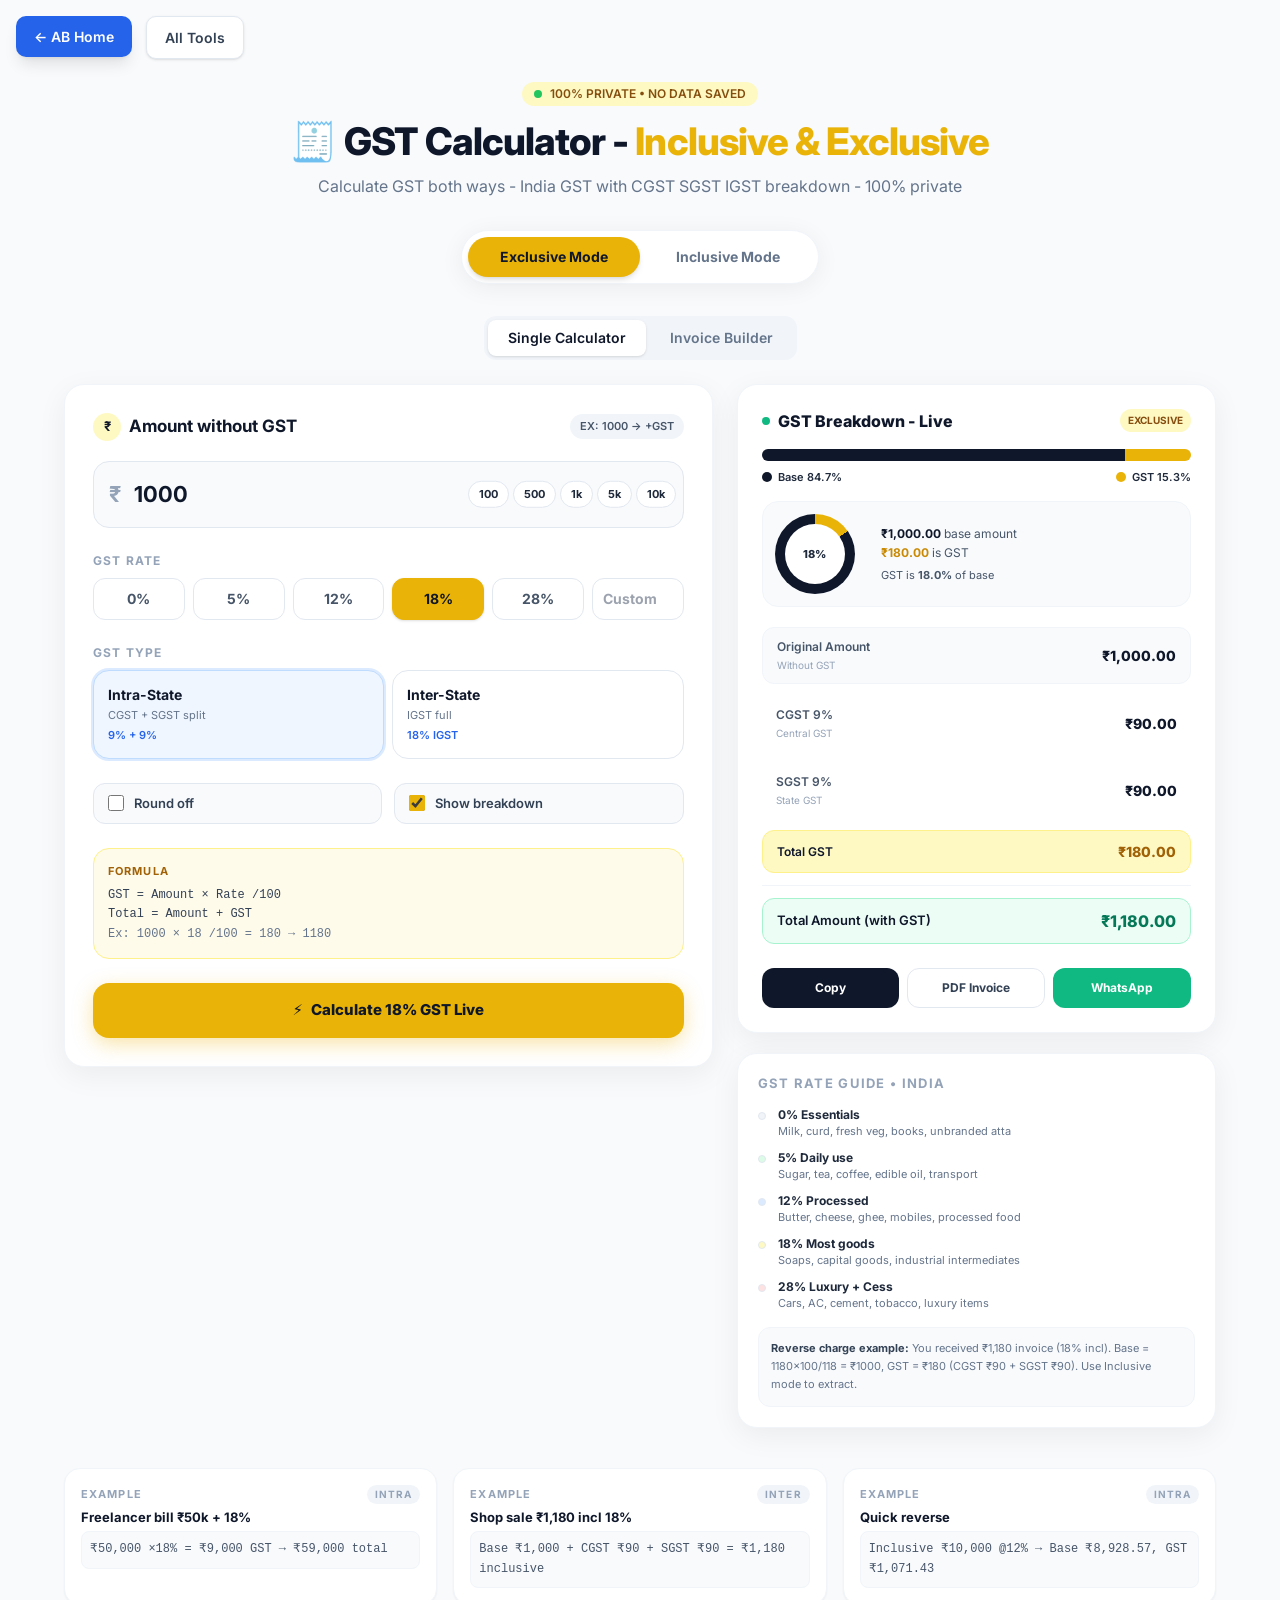
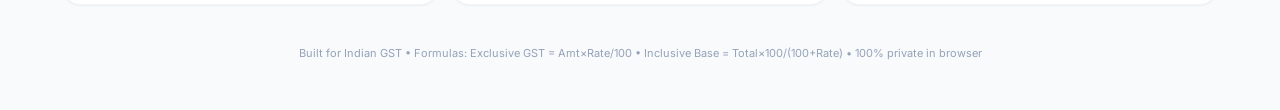
<file: gst-calculator.html>
<!DOCTYPE html>
<html lang="en">
<head>
  <meta charset="UTF-8">
  <meta name="viewport" content="width=device-width, initial-scale=1">
  <title>React Artifact</title>
  <style>*,:after,:before{--tw-border-spacing-x:0;--tw-border-spacing-y:0;--tw-translate-x:0;--tw-translate-y:0;--tw-rotate:0;--tw-skew-x:0;--tw-skew-y:0;--tw-scale-x:1;--tw-scale-y:1;--tw-pan-x: ;--tw-pan-y: ;--tw-pinch-zoom: ;--tw-scroll-snap-strictness:proximity;--tw-gradient-from-position: ;--tw-gradient-via-position: ;--tw-gradient-to-position: ;--tw-ordinal: ;--tw-slashed-zero: ;--tw-numeric-figure: ;--tw-numeric-spacing: ;--tw-numeric-fraction: ;--tw-ring-inset: ;--tw-ring-offset-width:0px;--tw-ring-offset-color:#fff;--tw-ring-color:rgba(59,130,246,.5);--tw-ring-offset-shadow:0 0 #0000;--tw-ring-shadow:0 0 #0000;--tw-shadow:0 0 #0000;--tw-shadow-colored:0 0 #0000;--tw-blur: ;--tw-brightness: ;--tw-contrast: ;--tw-grayscale: ;--tw-hue-rotate: ;--tw-invert: ;--tw-saturate: ;--tw-sepia: ;--tw-drop-shadow: ;--tw-backdrop-blur: ;--tw-backdrop-brightness: ;--tw-backdrop-contrast: ;--tw-backdrop-grayscale: ;--tw-backdrop-hue-rotate: ;--tw-backdrop-invert: ;--tw-backdrop-opacity: ;--tw-backdrop-saturate: ;--tw-backdrop-sepia: ;--tw-contain-size: ;--tw-contain-layout: ;--tw-contain-paint: ;--tw-contain-style: }::backdrop{--tw-border-spacing-x:0;--tw-border-spacing-y:0;--tw-translate-x:0;--tw-translate-y:0;--tw-rotate:0;--tw-skew-x:0;--tw-skew-y:0;--tw-scale-x:1;--tw-scale-y:1;--tw-pan-x: ;--tw-pan-y: ;--tw-pinch-zoom: ;--tw-scroll-snap-strictness:proximity;--tw-gradient-from-position: ;--tw-gradient-via-position: ;--tw-gradient-to-position: ;--tw-ordinal: ;--tw-slashed-zero: ;--tw-numeric-figure: ;--tw-numeric-spacing: ;--tw-numeric-fraction: ;--tw-ring-inset: ;--tw-ring-offset-width:0px;--tw-ring-offset-color:#fff;--tw-ring-color:rgba(59,130,246,.5);--tw-ring-offset-shadow:0 0 #0000;--tw-ring-shadow:0 0 #0000;--tw-shadow:0 0 #0000;--tw-shadow-colored:0 0 #0000;--tw-blur: ;--tw-brightness: ;--tw-contrast: ;--tw-grayscale: ;--tw-hue-rotate: ;--tw-invert: ;--tw-saturate: ;--tw-sepia: ;--tw-drop-shadow: ;--tw-backdrop-blur: ;--tw-backdrop-brightness: ;--tw-backdrop-contrast: ;--tw-backdrop-grayscale: ;--tw-backdrop-hue-rotate: ;--tw-backdrop-invert: ;--tw-backdrop-opacity: ;--tw-backdrop-saturate: ;--tw-backdrop-sepia: ;--tw-contain-size: ;--tw-contain-layout: ;--tw-contain-paint: ;--tw-contain-style: }/*! tailwindcss v3.4.18 | MIT License | https://tailwindcss.com*/*,:after,:before{box-sizing:border-box;border:0 solid #e5e7eb}:after,:before{--tw-content:""}:host,html{line-height:1.5;-webkit-text-size-adjust:100%;-moz-tab-size:4;-o-tab-size:4;tab-size:4;font-family:ui-sans-serif,system-ui,sans-serif,Apple Color Emoji,Segoe UI Emoji,Segoe UI Symbol,Noto Color Emoji;font-feature-settings:normal;font-variation-settings:normal;-webkit-tap-highlight-color:transparent}body{line-height:inherit}hr{height:0;color:inherit;border-top-width:1px}abbr:where([title]){-webkit-text-decoration:underline dotted;text-decoration:underline dotted}h1,h2,h3,h4,h5,h6{font-size:inherit;font-weight:inherit}a{color:inherit;text-decoration:inherit}b,strong{font-weight:bolder}code,kbd,pre,samp{font-family:ui-monospace,SFMono-Regular,Menlo,Monaco,Consolas,Liberation Mono,Courier New,monospace;font-feature-settings:normal;font-variation-settings:normal;font-size:1em}small{font-size:80%}sub,sup{font-size:75%;line-height:0;position:relative;vertical-align:baseline}sub{bottom:-.25em}sup{top:-.5em}table{text-indent:0;border-color:inherit;border-collapse:collapse}button,input,optgroup,select,textarea{font-family:inherit;font-feature-settings:inherit;font-variation-settings:inherit;font-size:100%;font-weight:inherit;line-height:inherit;letter-spacing:inherit;color:inherit;margin:0;padding:0}button,select{text-transform:none}button,input:where([type=button]),input:where([type=reset]),input:where([type=submit]){-webkit-appearance:button;background-color:transparent;background-image:none}:-moz-focusring{outline:auto}:-moz-ui-invalid{box-shadow:none}progress{vertical-align:baseline}::-webkit-inner-spin-button,::-webkit-outer-spin-button{height:auto}[type=search]{-webkit-appearance:textfield;outline-offset:-2px}::-webkit-search-decoration{-webkit-appearance:none}::-webkit-file-upload-button{-webkit-appearance:button;font:inherit}summary{display:list-item}blockquote,dd,dl,figure,h1,h2,h3,h4,h5,h6,hr,p,pre{margin:0}fieldset{margin:0}fieldset,legend{padding:0}menu,ol,ul{list-style:none;margin:0;padding:0}dialog{padding:0}textarea{resize:vertical}input::-moz-placeholder,textarea::-moz-placeholder{opacity:1;color:#9ca3af}input::placeholder,textarea::placeholder{opacity:1;color:#9ca3af}[role=button],button{cursor:pointer}:disabled{cursor:default}audio,canvas,embed,iframe,img,object,svg,video{display:block;vertical-align:middle}img,video{max-width:100%;height:auto}[hidden]:where(:not([hidden=until-found])){display:none}.fixed{position:fixed}.absolute{position:absolute}.relative{position:relative}.inset-\[10px\]{inset:10px}.bottom-6{bottom:1.5rem}.left-1\/2{left:50%}.left-4{left:1rem}.left-\[146px\]{left:146px}.right-2{right:.5rem}.top-1\/2{top:50%}.top-4{top:1rem}.z-\[10000\]{z-index:10000}.z-\[9999\]{z-index:9999}.col-span-1{grid-column:span 1/span 1}.mx-auto{margin-left:auto;margin-right:auto}.my-1{margin-top:.25rem}.mb-1,.my-1{margin-bottom:.25rem}.mb-1\.5{margin-bottom:.375rem}.mb-2{margin-bottom:.5rem}.mb-3{margin-bottom:.75rem}.mb-4{margin-bottom:1rem}.mb-5{margin-bottom:1.25rem}.mb-6{margin-bottom:1.5rem}.mb-8{margin-bottom:2rem}.mt-0\.5{margin-top:.125rem}.mt-1{margin-top:.25rem}.mt-1\.5{margin-top:.375rem}.mt-10{margin-top:2.5rem}.mt-2{margin-top:.5rem}.mt-4{margin-top:1rem}.mt-6{margin-top:1.5rem}.mt-8{margin-top:2rem}.block{display:block}.flex{display:flex}.inline-flex{display:inline-flex}.table{display:table}.grid{display:grid}.h-2{height:.5rem}.h-2\.5{height:.625rem}.h-3{height:.75rem}.h-4{height:1rem}.h-7{height:1.75rem}.h-\[80px\]{height:80px}.h-full{height:100%}.h-px{height:1px}.min-h-screen{min-height:100vh}.w-2{width:.5rem}.w-2\.5{width:.625rem}.w-4{width:1rem}.w-7{width:1.75rem}.w-\[80px\]{width:80px}.w-full{width:100%}.max-w-2xl{max-width:42rem}.max-w-\[110px\]{max-width:110px}.max-w-\[1200px\]{max-width:1200px}.flex-1{flex:1 1 0%}.-translate-x-1\/2{--tw-translate-x:-50%}.-translate-x-1\/2,.-translate-y-1\/2{transform:translate(var(--tw-translate-x),var(--tw-translate-y)) rotate(var(--tw-rotate)) skewX(var(--tw-skew-x)) skewY(var(--tw-skew-y)) scaleX(var(--tw-scale-x)) scaleY(var(--tw-scale-y))}.-translate-y-1\/2{--tw-translate-y:-50%}.transform{transform:translate(var(--tw-translate-x),var(--tw-translate-y)) rotate(var(--tw-rotate)) skewX(var(--tw-skew-x)) skewY(var(--tw-skew-y)) scaleX(var(--tw-scale-x)) scaleY(var(--tw-scale-y))}.animate-\[slideUp_0\.25s_ease\]{animation:slideUp .25s ease}@keyframes pulse{50%{opacity:.5}}.animate-pulse{animation:pulse 2s cubic-bezier(.4,0,.6,1) infinite}.cursor-pointer{cursor:pointer}.grid-cols-1{grid-template-columns:repeat(1,minmax(0,1fr))}.grid-cols-2{grid-template-columns:repeat(2,minmax(0,1fr))}.grid-cols-3{grid-template-columns:repeat(3,minmax(0,1fr))}.grid-cols-6{grid-template-columns:repeat(6,minmax(0,1fr))}.grid-cols-\[1\.5fr_0\.5fr_0\.7fr_0\.5fr_auto\]{grid-template-columns:1.5fr .5fr .7fr .5fr auto}.grid-cols-\[90px_1fr\]{grid-template-columns:90px 1fr}.items-start{align-items:flex-start}.items-center{align-items:center}.justify-center{justify-content:center}.justify-between{justify-content:space-between}.gap-1{gap:.25rem}.gap-1\.5{gap:.375rem}.gap-2{gap:.5rem}.gap-2\.5{gap:.625rem}.gap-3{gap:.75rem}.gap-4{gap:1rem}.gap-6{gap:1.5rem}.space-y-1\.5>:not([hidden])~:not([hidden]){--tw-space-y-reverse:0;margin-top:calc(.375rem*(1 - var(--tw-space-y-reverse)));margin-bottom:calc(.375rem*var(--tw-space-y-reverse))}.space-y-2\.5>:not([hidden])~:not([hidden]){--tw-space-y-reverse:0;margin-top:calc(.625rem*(1 - var(--tw-space-y-reverse)));margin-bottom:calc(.625rem*var(--tw-space-y-reverse))}.space-y-3>:not([hidden])~:not([hidden]){--tw-space-y-reverse:0;margin-top:calc(.75rem*(1 - var(--tw-space-y-reverse)));margin-bottom:calc(.75rem*var(--tw-space-y-reverse))}.space-y-5>:not([hidden])~:not([hidden]){--tw-space-y-reverse:0;margin-top:calc(1.25rem*(1 - var(--tw-space-y-reverse)));margin-bottom:calc(1.25rem*var(--tw-space-y-reverse))}.overflow-hidden{overflow:hidden}.overflow-x-auto{overflow-x:auto}.truncate{overflow:hidden;text-overflow:ellipsis;white-space:nowrap}.rounded{border-radius:.25rem}.rounded-2xl{border-radius:1rem}.rounded-\[10px\]{border-radius:10px}.rounded-\[20px\]{border-radius:20px}.rounded-full{border-radius:9999px}.rounded-lg{border-radius:.5rem}.rounded-xl{border-radius:.75rem}.border{border-width:1px}.border-b{border-bottom-width:1px}.border-t{border-top-width:1px}.border-\[\#EAB308\]{--tw-border-opacity:1;border-color:rgb(234 179 8/var(--tw-border-opacity,1))}.border-blue-200{--tw-border-opacity:1;border-color:rgb(191 219 254/var(--tw-border-opacity,1))}.border-emerald-200{--tw-border-opacity:1;border-color:rgb(167 243 208/var(--tw-border-opacity,1))}.border-slate-100{--tw-border-opacity:1;border-color:rgb(241 245 249/var(--tw-border-opacity,1))}.border-slate-200{--tw-border-opacity:1;border-color:rgb(226 232 240/var(--tw-border-opacity,1))}.border-slate-50{--tw-border-opacity:1;border-color:rgb(248 250 252/var(--tw-border-opacity,1))}.border-yellow-200{--tw-border-opacity:1;border-color:rgb(254 240 138/var(--tw-border-opacity,1))}.bg-\[\#10B981\]{--tw-bg-opacity:1;background-color:rgb(16 185 129/var(--tw-bg-opacity,1))}.bg-\[\#2563EB\]{--tw-bg-opacity:1;background-color:rgb(37 99 235/var(--tw-bg-opacity,1))}.bg-\[\#EAB308\]{--tw-bg-opacity:1;background-color:rgb(234 179 8/var(--tw-bg-opacity,1))}.bg-\[\#f8fafc\]{--tw-bg-opacity:1;background-color:rgb(248 250 252/var(--tw-bg-opacity,1))}.bg-\[\#fef9c3\]{--tw-bg-opacity:1;background-color:rgb(254 249 195/var(--tw-bg-opacity,1))}.bg-\[\#fffbeb\]{--tw-bg-opacity:1;background-color:rgb(255 251 235/var(--tw-bg-opacity,1))}.bg-blue-100{--tw-bg-opacity:1;background-color:rgb(219 234 254/var(--tw-bg-opacity,1))}.bg-blue-50{--tw-bg-opacity:1;background-color:rgb(239 246 255/var(--tw-bg-opacity,1))}.bg-emerald-50{--tw-bg-opacity:1;background-color:rgb(236 253 245/var(--tw-bg-opacity,1))}.bg-green-100{--tw-bg-opacity:1;background-color:rgb(220 252 231/var(--tw-bg-opacity,1))}.bg-green-500{--tw-bg-opacity:1;background-color:rgb(34 197 94/var(--tw-bg-opacity,1))}.bg-red-100{--tw-bg-opacity:1;background-color:rgb(254 226 226/var(--tw-bg-opacity,1))}.bg-slate-100{--tw-bg-opacity:1;background-color:rgb(241 245 249/var(--tw-bg-opacity,1))}.bg-slate-200{--tw-bg-opacity:1;background-color:rgb(226 232 240/var(--tw-bg-opacity,1))}.bg-slate-50{--tw-bg-opacity:1;background-color:rgb(248 250 252/var(--tw-bg-opacity,1))}.bg-slate-900{--tw-bg-opacity:1;background-color:rgb(15 23 42/var(--tw-bg-opacity,1))}.bg-white{--tw-bg-opacity:1;background-color:rgb(255 255 255/var(--tw-bg-opacity,1))}.bg-yellow-100{--tw-bg-opacity:1;background-color:rgb(254 249 195/var(--tw-bg-opacity,1))}.p-1{padding:.25rem}.p-1\.5{padding:.375rem}.p-2{padding:.5rem}.p-3{padding:.75rem}.p-3\.5{padding:.875rem}.p-4{padding:1rem}.p-5{padding:1.25rem}.px-1{padding-left:.25rem;padding-right:.25rem}.px-2{padding-left:.5rem;padding-right:.5rem}.px-2\.5{padding-left:.625rem;padding-right:.625rem}.px-3{padding-left:.75rem;padding-right:.75rem}.px-3\.5{padding-left:.875rem;padding-right:.875rem}.px-4{padding-left:1rem;padding-right:1rem}.px-5{padding-left:1.25rem;padding-right:1.25rem}.px-6{padding-left:1.5rem;padding-right:1.5rem}.px-\[18px\]{padding-left:18px;padding-right:18px}.py-0\.5{padding-top:.125rem;padding-bottom:.125rem}.py-1{padding-top:.25rem;padding-bottom:.25rem}.py-1\.5{padding-top:.375rem;padding-bottom:.375rem}.py-2{padding-top:.5rem;padding-bottom:.5rem}.py-2\.5{padding-top:.625rem;padding-bottom:.625rem}.py-4{padding-top:1rem;padding-bottom:1rem}.py-\[10px\]{padding-top:10px;padding-bottom:10px}.pb-12{padding-bottom:3rem}.pl-10{padding-left:2.5rem}.pr-2{padding-right:.5rem}.pr-4{padding-right:1rem}.pt-20{padding-top:5rem}.pt-6{padding-top:1.5rem}.text-left{text-align:left}.text-center{text-align:center}.text-right{text-align:right}.font-mono{font-family:ui-monospace,SFMono-Regular,Menlo,Monaco,Consolas,Liberation Mono,Courier New,monospace}.text-\[10px\]{font-size:10px}.text-\[11px\]{font-size:11px}.text-\[12px\]{font-size:12px}.text-\[13px\]{font-size:13px}.text-\[14px\]{font-size:14px}.text-\[15px\]{font-size:15px}.text-\[16px\]{font-size:16px}.text-\[17px\]{font-size:17px}.text-\[22px\]{font-size:22px}.text-\[28px\]{font-size:28px}.text-sm{font-size:.875rem;line-height:1.25rem}.text-xs{font-size:.75rem;line-height:1rem}.font-bold{font-weight:700}.font-extrabold{font-weight:800}.font-medium{font-weight:500}.font-semibold{font-weight:600}.leading-relaxed{line-height:1.625}.leading-snug{line-height:1.375}.leading-tight{line-height:1.25}.tracking-tight{letter-spacing:-.025em}.tracking-widest{letter-spacing:.1em}.text-\[\#334155\]{--tw-text-opacity:1;color:rgb(51 65 85/var(--tw-text-opacity,1))}.text-\[\#EAB308\]{--tw-text-opacity:1;color:rgb(234 179 8/var(--tw-text-opacity,1))}.text-\[\#a16207\]{--tw-text-opacity:1;color:rgb(161 98 7/var(--tw-text-opacity,1))}.text-\[\#ca8a04\]{--tw-text-opacity:1;color:rgb(202 138 4/var(--tw-text-opacity,1))}.text-amber-700{--tw-text-opacity:1;color:rgb(180 83 9/var(--tw-text-opacity,1))}.text-blue-600{--tw-text-opacity:1;color:rgb(37 99 235/var(--tw-text-opacity,1))}.text-blue-800{--tw-text-opacity:1;color:rgb(30 64 175/var(--tw-text-opacity,1))}.text-emerald-600{--tw-text-opacity:1;color:rgb(5 150 105/var(--tw-text-opacity,1))}.text-emerald-700{--tw-text-opacity:1;color:rgb(4 120 87/var(--tw-text-opacity,1))}.text-slate-400{--tw-text-opacity:1;color:rgb(148 163 184/var(--tw-text-opacity,1))}.text-slate-500{--tw-text-opacity:1;color:rgb(100 116 139/var(--tw-text-opacity,1))}.text-slate-600{--tw-text-opacity:1;color:rgb(71 85 105/var(--tw-text-opacity,1))}.text-slate-700{--tw-text-opacity:1;color:rgb(51 65 85/var(--tw-text-opacity,1))}.text-slate-800{--tw-text-opacity:1;color:rgb(30 41 59/var(--tw-text-opacity,1))}.text-slate-900{--tw-text-opacity:1;color:rgb(15 23 42/var(--tw-text-opacity,1))}.text-white{--tw-text-opacity:1;color:rgb(255 255 255/var(--tw-text-opacity,1))}.text-yellow-700{--tw-text-opacity:1;color:rgb(161 98 7/var(--tw-text-opacity,1))}.text-yellow-800{--tw-text-opacity:1;color:rgb(133 77 14/var(--tw-text-opacity,1))}.accent-\[\#EAB308\]{accent-color:#eab308}.shadow{--tw-shadow:0 1px 3px 0 rgba(0,0,0,.1),0 1px 2px -1px rgba(0,0,0,.1);--tw-shadow-colored:0 1px 3px 0 var(--tw-shadow-color),0 1px 2px -1px var(--tw-shadow-color)}.shadow,.shadow-\[0_4px_24px_rgba\(0\2c 0\2c 0\2c 0\.06\)\]{box-shadow:var(--tw-ring-offset-shadow,0 0 #0000),var(--tw-ring-shadow,0 0 #0000),var(--tw-shadow)}.shadow-\[0_4px_24px_rgba\(0\2c 0\2c 0\2c 0\.06\)\]{--tw-shadow:0 4px 24px rgba(0,0,0,.06);--tw-shadow-colored:0 4px 24px var(--tw-shadow-color)}.shadow-\[0_6px_20px_rgba\(234\2c 179\2c 8\2c 0\.35\)\]{--tw-shadow:0 6px 20px rgba(234,179,8,.35);--tw-shadow-colored:0 6px 20px var(--tw-shadow-color);box-shadow:var(--tw-ring-offset-shadow,0 0 #0000),var(--tw-ring-shadow,0 0 #0000),var(--tw-shadow)}.shadow-\[0_8px_30px_rgba\(0\2c 0\2c 0\2c 0\.06\)\]{--tw-shadow:0 8px 30px rgba(0,0,0,.06);--tw-shadow-colored:0 8px 30px var(--tw-shadow-color)}.shadow-\[0_8px_30px_rgba\(0\2c 0\2c 0\2c 0\.06\)\],.shadow-lg{box-shadow:var(--tw-ring-offset-shadow,0 0 #0000),var(--tw-ring-shadow,0 0 #0000),var(--tw-shadow)}.shadow-lg{--tw-shadow:0 10px 15px -3px rgba(0,0,0,.1),0 4px 6px -4px rgba(0,0,0,.1);--tw-shadow-colored:0 10px 15px -3px var(--tw-shadow-color),0 4px 6px -4px var(--tw-shadow-color)}.shadow-md{--tw-shadow:0 4px 6px -1px rgba(0,0,0,.1),0 2px 4px -2px rgba(0,0,0,.1);--tw-shadow-colored:0 4px 6px -1px var(--tw-shadow-color),0 2px 4px -2px var(--tw-shadow-color)}.shadow-md,.shadow-sm{box-shadow:var(--tw-ring-offset-shadow,0 0 #0000),var(--tw-ring-shadow,0 0 #0000),var(--tw-shadow)}.shadow-sm{--tw-shadow:0 1px 2px 0 rgba(0,0,0,.05);--tw-shadow-colored:0 1px 2px 0 var(--tw-shadow-color)}.shadow-xl{--tw-shadow:0 20px 25px -5px rgba(0,0,0,.1),0 8px 10px -6px rgba(0,0,0,.1);--tw-shadow-colored:0 20px 25px -5px var(--tw-shadow-color),0 8px 10px -6px var(--tw-shadow-color);box-shadow:var(--tw-ring-offset-shadow,0 0 #0000),var(--tw-ring-shadow,0 0 #0000),var(--tw-shadow)}.outline-none{outline:2px solid transparent;outline-offset:2px}.ring-2{--tw-ring-offset-shadow:var(--tw-ring-inset) 0 0 0 var(--tw-ring-offset-width) var(--tw-ring-offset-color);--tw-ring-shadow:var(--tw-ring-inset) 0 0 0 calc(2px + var(--tw-ring-offset-width)) var(--tw-ring-color);box-shadow:var(--tw-ring-offset-shadow),var(--tw-ring-shadow),var(--tw-shadow,0 0 #0000)}.ring-blue-100{--tw-ring-opacity:1;--tw-ring-color:rgb(219 234 254/var(--tw-ring-opacity,1))}.filter{filter:var(--tw-blur) var(--tw-brightness) var(--tw-contrast) var(--tw-grayscale) var(--tw-hue-rotate) var(--tw-invert) var(--tw-saturate) var(--tw-sepia) var(--tw-drop-shadow)}.transition{transition-property:color,background-color,border-color,text-decoration-color,fill,stroke,opacity,box-shadow,transform,filter,backdrop-filter;transition-timing-function:cubic-bezier(.4,0,.2,1);transition-duration:.15s}.transition-all{transition-property:all;transition-timing-function:cubic-bezier(.4,0,.2,1);transition-duration:.15s}#root,body,html{min-height:100%}body{margin:0;font-family:Inter,ui-sans-serif,system-ui,-apple-system,BlinkMacSystemFont,Segoe UI,sans-serif}[role=button]:not([aria-disabled=true]),button:not(:disabled),label[for],select:not(:disabled),summary{cursor:pointer}.selection\:bg-yellow-200 ::-moz-selection{--tw-bg-opacity:1;background-color:rgb(254 240 138/var(--tw-bg-opacity,1))}.selection\:bg-yellow-200 ::selection{--tw-bg-opacity:1;background-color:rgb(254 240 138/var(--tw-bg-opacity,1))}.selection\:bg-yellow-200::-moz-selection{--tw-bg-opacity:1;background-color:rgb(254 240 138/var(--tw-bg-opacity,1))}.selection\:bg-yellow-200::selection{--tw-bg-opacity:1;background-color:rgb(254 240 138/var(--tw-bg-opacity,1))}.hover\:border-red-200:hover{--tw-border-opacity:1;border-color:rgb(254 202 202/var(--tw-border-opacity,1))}.hover\:border-slate-300:hover{--tw-border-opacity:1;border-color:rgb(203 213 225/var(--tw-border-opacity,1))}.hover\:border-yellow-300:hover{--tw-border-opacity:1;border-color:rgb(253 224 71/var(--tw-border-opacity,1))}.hover\:bg-\[\#ca8a04\]:hover{--tw-bg-opacity:1;background-color:rgb(202 138 4/var(--tw-bg-opacity,1))}.hover\:bg-black:hover{--tw-bg-opacity:1;background-color:rgb(0 0 0/var(--tw-bg-opacity,1))}.hover\:bg-blue-700:hover{--tw-bg-opacity:1;background-color:rgb(29 78 216/var(--tw-bg-opacity,1))}.hover\:bg-emerald-600:hover{--tw-bg-opacity:1;background-color:rgb(5 150 105/var(--tw-bg-opacity,1))}.hover\:bg-slate-100:hover{--tw-bg-opacity:1;background-color:rgb(241 245 249/var(--tw-bg-opacity,1))}.hover\:bg-slate-50:hover{--tw-bg-opacity:1;background-color:rgb(248 250 252/var(--tw-bg-opacity,1))}.hover\:bg-yellow-50:hover{--tw-bg-opacity:1;background-color:rgb(254 252 232/var(--tw-bg-opacity,1))}.hover\:text-red-500:hover{--tw-text-opacity:1;color:rgb(239 68 68/var(--tw-text-opacity,1))}.hover\:text-slate-700:hover{--tw-text-opacity:1;color:rgb(51 65 85/var(--tw-text-opacity,1))}.focus\:border-\[\#EAB308\]:focus{--tw-border-opacity:1;border-color:rgb(234 179 8/var(--tw-border-opacity,1))}.focus\:border-yellow-400:focus{--tw-border-opacity:1;border-color:rgb(250 204 21/var(--tw-border-opacity,1))}.focus\:bg-white:focus{--tw-bg-opacity:1;background-color:rgb(255 255 255/var(--tw-bg-opacity,1))}.focus\:ring-4:focus{--tw-ring-offset-shadow:var(--tw-ring-inset) 0 0 0 var(--tw-ring-offset-width) var(--tw-ring-offset-color);--tw-ring-shadow:var(--tw-ring-inset) 0 0 0 calc(4px + var(--tw-ring-offset-width)) var(--tw-ring-color);box-shadow:var(--tw-ring-offset-shadow),var(--tw-ring-shadow),var(--tw-shadow,0 0 #0000)}.focus\:ring-yellow-100:focus{--tw-ring-opacity:1;--tw-ring-color:rgb(254 249 195/var(--tw-ring-opacity,1))}@media (min-width:640px){.sm\:grid-cols-3{grid-template-columns:repeat(3,minmax(0,1fr))}.sm\:p-6{padding:1.5rem}.sm\:p-7{padding:1.75rem}.sm\:px-6{padding-left:1.5rem;padding-right:1.5rem}.sm\:px-8{padding-left:2rem;padding-right:2rem}.sm\:text-\[16px\]{font-size:16px}.sm\:text-\[38px\]{font-size:38px}}@media (min-width:1024px){.lg\:grid-cols-\[1\.15fr_0\.85fr\]{grid-template-columns:1.15fr .85fr}}</style>
</head>
<body>
  <div id="root"></div>
  
  <script type="module">var ff=Object.create;var{getPrototypeOf:df,defineProperty:Kl,getOwnPropertyNames:pf}=Object;var hf=Object.prototype.hasOwnProperty;var rn=(e,n,t)=>{t=e!=null?ff(df(e)):{};let r=n||!e||!e.__esModule?Kl(t,"default",{value:e,enumerable:!0}):t;for(let l of pf(e))if(!hf.call(r,l))Kl(r,l,{get:()=>e[l],enumerable:!0});return r};var Er=(e,n)=>()=>(n||e((n={exports:{}}).exports,n),n.exports);var vf=(e,n)=>{for(var t in n)Kl(e,t,{get:n[t],enumerable:!0,configurable:!0,set:(r)=>n[t]=()=>r})};var mf=(e,n)=>()=>(e&&(n=e(e=0)),n);var yf=((e)=>typeof require<"u"?require:typeof Proxy<"u"?new Proxy(e,{get:(n,t)=>(typeof require<"u"?require:n)[t]}):e)(function(e){if(typeof require<"u")return require.apply(this,arguments);throw Error('Dynamic require of "'+e+'" is not supported')});var Ct=Er((Df)=>{var Et=Symbol.for("react.element"),gf=Symbol.for("react.portal"),wf=Symbol.for("react.fragment"),kf=Symbol.for("react.strict_mode"),Sf=Symbol.for("react.profiler"),Ef=Symbol.for("react.provider"),Cf=Symbol.for("react.context"),_f=Symbol.for("react.forward_ref"),Pf=Symbol.for("react.suspense"),zf=Symbol.for("react.memo"),Lf=Symbol.for("react.lazy"),So=Symbol.iterator;function Nf(e){if(e===null||typeof e!=="object")return null;return e=So&&e[So]||e["@@iterator"],typeof e==="function"?e:null}var _o={isMounted:function(){return!1},enqueueForceUpdate:function(){},enqueueReplaceState:function(){},enqueueSetState:function(){}},Po=Object.assign,zo={};function An(e,n,t){this.props=e,this.context=n,this.refs=zo,this.updater=t||_o}An.prototype.isReactComponent={};An.prototype.setState=function(e,n){if(typeof e!=="object"&&typeof e!=="function"&&e!=null)throw Error("setState(...): takes an object of state variables to update or a function which returns an object of state variables.");this.updater.enqueueSetState(this,e,n,"setState")};An.prototype.forceUpdate=function(e){this.updater.enqueueForceUpdate(this,e,"forceUpdate")};function Lo(){}Lo.prototype=An.prototype;function Xl(e,n,t){this.props=e,this.context=n,this.refs=zo,this.updater=t||_o}var Zl=Xl.prototype=new Lo;Zl.constructor=Xl;Po(Zl,An.prototype);Zl.isPureReactComponent=!0;var Eo=Array.isArray,No=Object.prototype.hasOwnProperty,Gl={current:null},To={key:!0,ref:!0,__self:!0,__source:!0};function Mo(e,n,t){var r,l={},i=null,u=null;if(n!=null)for(r in n.ref!==void 0&&(u=n.ref),n.key!==void 0&&(i=""+n.key),n)No.call(n,r)&&!To.hasOwnProperty(r)&&(l[r]=n[r]);var o=arguments.length-2;if(o===1)l.children=t;else if(1<o){for(var s=Array(o),f=0;f<o;f++)s[f]=arguments[f+2];l.children=s}if(e&&e.defaultProps)for(r in o=e.defaultProps,o)l[r]===void 0&&(l[r]=o[r]);return{$$typeof:Et,type:e,key:i,ref:u,props:l,_owner:Gl.current}}function Tf(e,n){return{$$typeof:Et,type:e.type,key:n,ref:e.ref,props:e.props,_owner:e._owner}}function Jl(e){return typeof e==="object"&&e!==null&&e.$$typeof===Et}function Mf(e){var n={"=":"=0",":":"=2"};return"$"+e.replace(/[=:]/g,function(t){return n[t]})}var Co=/\/+/g;function Yl(e,n){return typeof e==="object"&&e!==null&&e.key!=null?Mf(""+e.key):n.toString(36)}function _r(e,n,t,r,l){var i=typeof e;if(i==="undefined"||i==="boolean")e=null;var u=!1;if(e===null)u=!0;else switch(i){case"string":case"number":u=!0;break;case"object":switch(e.$$typeof){case Et:case gf:u=!0}}if(u)return u=e,l=l(u),e=r===""?"."+Yl(u,0):r,Eo(l)?(t="",e!=null&&(t=e.replace(Co,"$&/")+"/"),_r(l,n,t,"",function(f){return f})):l!=null&&(Jl(l)&&(l=Tf(l,t+(!l.key||u&&u.key===l.key?"":(""+l.key).replace(Co,"$&/")+"/")+e)),n.push(l)),1;if(u=0,r=r===""?".":r+":",Eo(e))for(var o=0;o<e.length;o++){i=e[o];var s=r+Yl(i,o);u+=_r(i,n,t,s,l)}else if(s=Nf(e),typeof s==="function")for(e=s.call(e),o=0;!(i=e.next()).done;)i=i.value,s=r+Yl(i,o++),u+=_r(i,n,t,s,l);else if(i==="object")throw n=String(e),Error("Objects are not valid as a React child (found: "+(n==="[object Object]"?"object with keys {"+Object.keys(e).join(", ")+"}":n)+"). If you meant to render a collection of children, use an array instead.");return u}function Cr(e,n,t){if(e==null)return e;var r=[],l=0;return _r(e,r,"","",function(i){return n.call(t,i,l++)}),r}function xf(e){if(e._status===-1){var n=e._result;n=n(),n.then(function(t){if(e._status===0||e._status===-1)e._status=1,e._result=t},function(t){if(e._status===0||e._status===-1)e._status=2,e._result=t}),e._status===-1&&(e._status=0,e._result=n)}if(e._status===1)return e._result.default;throw e._result}var se={current:null},Pr={transition:null},Of={ReactCurrentDispatcher:se,ReactCurrentBatchConfig:Pr,ReactCurrentOwner:Gl};function xo(){throw Error("act(...) is not supported in production builds of React.")}Df.Children={map:Cr,forEach:function(e,n,t){Cr(e,function(){n.apply(this,arguments)},t)},count:function(e){var n=0;return Cr(e,function(){n++}),n},toArray:function(e){return Cr(e,function(n){return n})||[]},only:function(e){if(!Jl(e))throw Error("React.Children.only expected to receive a single React element child.");return e}};Df.Component=An;Df.Fragment=wf;Df.Profiler=Sf;Df.PureComponent=Xl;Df.StrictMode=kf;Df.Suspense=Pf;Df.__SECRET_INTERNALS_DO_NOT_USE_OR_YOU_WILL_BE_FIRED=Of;Df.act=xo;Df.cloneElement=function(e,n,t){if(e===null||e===void 0)throw Error("React.cloneElement(...): The argument must be a React element, but you passed "+e+".");var r=Po({},e.props),l=e.key,i=e.ref,u=e._owner;if(n!=null){if(n.ref!==void 0&&(i=n.ref,u=Gl.current),n.key!==void 0&&(l=""+n.key),e.type&&e.type.defaultProps)var o=e.type.defaultProps;for(s in n)No.call(n,s)&&!To.hasOwnProperty(s)&&(r[s]=n[s]===void 0&&o!==void 0?o[s]:n[s])}var s=arguments.length-2;if(s===1)r.children=t;else if(1<s){o=Array(s);for(var f=0;f<s;f++)o[f]=arguments[f+2];r.children=o}return{$$typeof:Et,type:e.type,key:l,ref:i,props:r,_owner:u}};Df.createContext=function(e){return e={$$typeof:Cf,_currentValue:e,_currentValue2:e,_threadCount:0,Provider:null,Consumer:null,_defaultValue:null,_globalName:null},e.Provider={$$typeof:Ef,_context:e},e.Consumer=e};Df.createElement=Mo;Df.createFactory=function(e){var n=Mo.bind(null,e);return n.type=e,n};Df.createRef=function(){return{current:null}};Df.forwardRef=function(e){return{$$typeof:_f,render:e}};Df.isValidElement=Jl;Df.lazy=function(e){return{$$typeof:Lf,_payload:{_status:-1,_result:e},_init:xf}};Df.memo=function(e,n){return{$$typeof:zf,type:e,compare:n===void 0?null:n}};Df.startTransition=function(e){var n=Pr.transition;Pr.transition={};try{e()}finally{Pr.transition=n}};Df.unstable_act=xo;Df.useCallback=function(e,n){return se.current.useCallback(e,n)};Df.useContext=function(e){return se.current.useContext(e)};Df.useDebugValue=function(){};Df.useDeferredValue=function(e){return se.current.useDeferredValue(e)};Df.useEffect=function(e,n){return se.current.useEffect(e,n)};Df.useId=function(){return se.current.useId()};Df.useImperativeHandle=function(e,n,t){return se.current.useImperativeHandle(e,n,t)};Df.useInsertionEffect=function(e,n){return se.current.useInsertionEffect(e,n)};Df.useLayoutEffect=function(e,n){return se.current.useLayoutEffect(e,n)};Df.useMemo=function(e,n){return se.current.useMemo(e,n)};Df.useReducer=function(e,n,t){return se.current.useReducer(e,n,t)};Df.useRef=function(e){return se.current.useRef(e)};Df.useState=function(e){return se.current.useState(e)};Df.useSyncExternalStore=function(e,n,t){return se.current.useSyncExternalStore(e,n,t)};Df.useTransition=function(){return se.current.useTransition()};Df.version="18.3.1"});var Io=Er((yd)=>{function jl(e,n){var t=e.length;e.push(n);e:for(;0<t;){var r=t-1>>>1,l=e[r];if(0<zr(l,n))e[r]=n,e[t]=l,t=r;else break e}}function Te(e){return e.length===0?null:e[0]}function Mr(e){if(e.length===0)return null;var n=e[0],t=e.pop();if(t!==n){e[0]=t;e:for(var r=0,l=e.length,i=l>>>1;r<i;){var u=2*(r+1)-1,o=e[u],s=u+1,f=e[s];if(0>zr(o,t))s<l&&0>zr(f,o)?(e[r]=f,e[s]=t,r=s):(e[r]=o,e[u]=t,r=u);else if(s<l&&0>zr(f,t))e[r]=f,e[s]=t,r=s;else break e}}return n}function zr(e,n){var t=e.sortIndex-n.sortIndex;return t!==0?t:e.id-n.id}if(typeof performance==="object"&&typeof performance.now==="function")bl=performance,yd.unstable_now=function(){return bl.now()};else Lr=Date,ei=Lr.now(),yd.unstable_now=function(){return Lr.now()-ei};var bl,Lr,ei,Ie=[],ln=[],md=1,Ee=null,re=3,xr=!1,zn=!1,Pt=!1,Do=typeof setTimeout==="function"?setTimeout:null,Fo=typeof clearTimeout==="function"?clearTimeout:null,Oo=typeof setImmediate<"u"?setImmediate:null;typeof navigator<"u"&&navigator.scheduling!==void 0&&navigator.scheduling.isInputPending!==void 0&&navigator.scheduling.isInputPending.bind(navigator.scheduling);function ni(e){for(var n=Te(ln);n!==null;){if(n.callback===null)Mr(ln);else if(n.startTime<=e)Mr(ln),n.sortIndex=n.expirationTime,jl(Ie,n);else break;n=Te(ln)}}function ri(e){if(Pt=!1,ni(e),!zn)if(Te(Ie)!==null)zn=!0,ii(li);else{var n=Te(ln);n!==null&&ui(ri,n.startTime-e)}}function li(e,n){zn=!1,Pt&&(Pt=!1,Fo(zt),zt=-1),xr=!0;var t=re;try{ni(n);for(Ee=Te(Ie);Ee!==null&&(!(Ee.expirationTime>n)||e&&!Vo());){var r=Ee.callback;if(typeof r==="function"){Ee.callback=null,re=Ee.priorityLevel;var l=r(Ee.expirationTime<=n);n=yd.unstable_now(),typeof l==="function"?Ee.callback=l:Ee===Te(Ie)&&Mr(Ie),ni(n)}else Mr(Ie);Ee=Te(Ie)}if(Ee!==null)var i=!0;else{var u=Te(ln);u!==null&&ui(ri,u.startTime-n),i=!1}return i}finally{Ee=null,re=t,xr=!1}}var Or=!1,Nr=null,zt=-1,Uo=5,Ro=-1;function Vo(){return yd.unstable_now()-Ro<Uo?!1:!0}function ql(){if(Nr!==null){var e=yd.unstable_now();Ro=e;var n=!0;try{n=Nr(!0,e)}finally{n?_t():(Or=!1,Nr=null)}}else Or=!1}var _t;if(typeof Oo==="function")_t=function(){Oo(ql)};else if(typeof MessageChannel<"u")Tr=new MessageChannel,ti=Tr.port2,Tr.port1.onmessage=ql,_t=function(){ti.postMessage(null)};else _t=function(){Do(ql,0)};var Tr,ti;function ii(e){Nr=e,Or||(Or=!0,_t())}function ui(e,n){zt=Do(function(){e(yd.unstable_now())},n)}yd.unstable_IdlePriority=5;yd.unstable_ImmediatePriority=1;yd.unstable_LowPriority=4;yd.unstable_NormalPriority=3;yd.unstable_Profiling=null;yd.unstable_UserBlockingPriority=2;yd.unstable_cancelCallback=function(e){e.callback=null};yd.unstable_continueExecution=function(){zn||xr||(zn=!0,ii(li))};yd.unstable_forceFrameRate=function(e){0>e||125<e?console.error("forceFrameRate takes a positive int between 0 and 125, forcing frame rates higher than 125 fps is not supported"):Uo=0<e?Math.floor(1000/e):5};yd.unstable_getCurrentPriorityLevel=function(){return re};yd.unstable_getFirstCallbackNode=function(){return Te(Ie)};yd.unstable_next=function(e){switch(re){case 1:case 2:case 3:var n=3;break;default:n=re}var t=re;re=n;try{return e()}finally{re=t}};yd.unstable_pauseExecution=function(){};yd.unstable_requestPaint=function(){};yd.unstable_runWithPriority=function(e,n){switch(e){case 1:case 2:case 3:case 4:case 5:break;default:e=3}var t=re;re=e;try{return n()}finally{re=t}};yd.unstable_scheduleCallback=function(e,n,t){var r=yd.unstable_now();switch(typeof t==="object"&&t!==null?(t=t.delay,t=typeof t==="number"&&0<t?r+t:r):t=r,e){case 1:var l=-1;break;case 2:l=250;break;case 5:l=1073741823;break;case 4:l=1e4;break;default:l=5000}return l=t+l,e={id:md++,callback:n,priorityLevel:e,startTime:t,expirationTime:l,sortIndex:-1},t>r?(e.sortIndex=t,jl(ln,e),Te(Ie)===null&&e===Te(ln)&&(Pt?(Fo(zt),zt=-1):Pt=!0,ui(ri,t-r))):(e.sortIndex=l,jl(Ie,e),zn||xr||(zn=!0,ii(li))),e};yd.unstable_shouldYield=Vo;yd.unstable_wrapCallback=function(e){var n=re;return function(){var t=re;re=n;try{return e.apply(this,arguments)}finally{re=t}}}});var po={};vf(po,{version:()=>jc,unstable_renderSubtreeIntoContainer:()=>qc,unstable_batchedUpdates:()=>Jc,unmountComponentAtNode:()=>Gc,render:()=>Zc,hydrateRoot:()=>Xc,hydrate:()=>Yc,flushSync:()=>Kc,findDOMNode:()=>Qc,createRoot:()=>Ac,createPortal:()=>Wc,__SECRET_INTERNALS_DO_NOT_USE_OR_YOU_WILL_BE_FIRED:()=>Hc});function k(e){for(var n="https://reactjs.org/docs/error-decoder.html?invariant="+e,t=1;t<arguments.length;t++)n+="&args[]="+encodeURIComponent(arguments[t]);return"Minified React error #"+e+"; visit "+n+" for the full message or use the non-minified dev environment for full errors and additional helpful warnings."}function Bn(e,n){ft(e,n),ft(e+"Capture",n)}function ft(e,n){qt[e]=n;for(e=0;e<n.length;e++)Qs.add(n[e])}function Vd(e){if(Ni.call(Bo,e))return!0;if(Ni.call($o,e))return!1;if(Rd.test(e))return Bo[e]=!0;return $o[e]=!0,!1}function Id(e,n,t,r){if(t!==null&&t.type===0)return!1;switch(typeof n){case"function":case"symbol":return!0;case"boolean":if(r)return!1;if(t!==null)return!t.acceptsBooleans;return e=e.toLowerCase().slice(0,5),e!=="data-"&&e!=="aria-";default:return!1}}function $d(e,n,t,r){if(n===null||typeof n>"u"||Id(e,n,t,r))return!0;if(r)return!1;if(t!==null)switch(t.type){case 3:return!n;case 4:return n===!1;case 5:return isNaN(n);case 6:return isNaN(n)||1>n}return!1}function fe(e,n,t,r,l,i,u){this.acceptsBooleans=n===2||n===3||n===4,this.attributeName=r,this.attributeNamespace=l,this.mustUseProperty=t,this.propertyName=e,this.type=n,this.sanitizeURL=i,this.removeEmptyString=u}function Cu(e){return e[1].toUpperCase()}function _u(e,n,t,r){var l=ne.hasOwnProperty(n)?ne[n]:null;if(l!==null?l.type!==0:r||!(2<n.length)||n[0]!=="o"&&n[0]!=="O"||n[1]!=="n"&&n[1]!=="N")$d(n,t,l,r)&&(t=null),r||l===null?Vd(n)&&(t===null?e.removeAttribute(n):e.setAttribute(n,""+t)):l.mustUseProperty?e[l.propertyName]=t===null?l.type===3?!1:"":t:(n=l.attributeName,r=l.attributeNamespace,t===null?e.removeAttribute(n):(l=l.type,t=l===3||l===4&&t===!0?"":""+t,r?e.setAttributeNS(r,n,t):e.setAttribute(n,t)))}function Lt(e){if(e===null||typeof e!=="object")return null;return e=Ho&&e[Ho]||e["@@iterator"],typeof e==="function"?e:null}function Ft(e){if(oi===void 0)try{throw Error()}catch(t){var n=t.stack.trim().match(/\n( *(at )?)/);oi=n&&n[1]||""}return`
`+oi+e}function ai(e,n){if(!e||si)return"";si=!0;var t=Error.prepareStackTrace;Error.prepareStackTrace=void 0;try{if(n)if(n=function(){throw Error()},Object.defineProperty(n.prototype,"props",{set:function(){throw Error()}}),typeof Reflect==="object"&&Reflect.construct){try{Reflect.construct(n,[])}catch(f){var r=f}Reflect.construct(e,[],n)}else{try{n.call()}catch(f){r=f}e.call(n.prototype)}else{try{throw Error()}catch(f){r=f}e()}}catch(f){if(f&&r&&typeof f.stack==="string"){for(var l=f.stack.split(`
`),i=r.stack.split(`
`),u=l.length-1,o=i.length-1;1<=u&&0<=o&&l[u]!==i[o];)o--;for(;1<=u&&0<=o;u--,o--)if(l[u]!==i[o]){if(u!==1||o!==1)do if(u--,o--,0>o||l[u]!==i[o]){var s=`
`+l[u].replace(" at new "," at ");return e.displayName&&s.includes("<anonymous>")&&(s=s.replace("<anonymous>",e.displayName)),s}while(1<=u&&0<=o);break}}}finally{si=!1,Error.prepareStackTrace=t}return(e=e?e.displayName||e.name:"")?Ft(e):""}function Bd(e){switch(e.tag){case 5:return Ft(e.type);case 16:return Ft("Lazy");case 13:return Ft("Suspense");case 19:return Ft("SuspenseList");case 0:case 2:case 15:return e=ai(e.type,!1),e;case 11:return e=ai(e.type.render,!1),e;case 1:return e=ai(e.type,!0),e;default:return""}}function Oi(e){if(e==null)return null;if(typeof e==="function")return e.displayName||e.name||null;if(typeof e==="string")return e;switch(e){case Zn:return"Fragment";case Xn:return"Portal";case Ti:return"Profiler";case Pu:return"StrictMode";case Mi:return"Suspense";case xi:return"SuspenseList"}if(typeof e==="object")switch(e.$$typeof){case Ys:return(e.displayName||"Context")+".Consumer";case Ks:return(e._context.displayName||"Context")+".Provider";case zu:var n=e.render;return e=e.displayName,e||(e=n.displayName||n.name||"",e=e!==""?"ForwardRef("+e+")":"ForwardRef"),e;case Lu:return n=e.displayName||null,n!==null?n:Oi(e.type)||"Memo";case on:n=e._payload,e=e._init;try{return Oi(e(n))}catch(t){}}return null}function Hd(e){var n=e.type;switch(e.tag){case 24:return"Cache";case 9:return(n.displayName||"Context")+".Consumer";case 10:return(n._context.displayName||"Context")+".Provider";case 18:return"DehydratedFragment";case 11:return e=n.render,e=e.displayName||e.name||"",n.displayName||(e!==""?"ForwardRef("+e+")":"ForwardRef");case 7:return"Fragment";case 5:return n;case 4:return"Portal";case 3:return"Root";case 6:return"Text";case 16:return Oi(n);case 8:return n===Pu?"StrictMode":"Mode";case 22:return"Offscreen";case 12:return"Profiler";case 21:return"Scope";case 13:return"Suspense";case 19:return"SuspenseList";case 25:return"TracingMarker";case 1:case 0:case 17:case 2:case 14:case 15:if(typeof n==="function")return n.displayName||n.name||null;if(typeof n==="string")return n}return null}function Sn(e){switch(typeof e){case"boolean":case"number":case"string":case"undefined":return e;case"object":return e;default:return""}}function Zs(e){var n=e.type;return(e=e.nodeName)&&e.toLowerCase()==="input"&&(n==="checkbox"||n==="radio")}function Wd(e){var n=Zs(e)?"checked":"value",t=Object.getOwnPropertyDescriptor(e.constructor.prototype,n),r=""+e[n];if(!e.hasOwnProperty(n)&&typeof t<"u"&&typeof t.get==="function"&&typeof t.set==="function"){var{get:l,set:i}=t;return Object.defineProperty(e,n,{configurable:!0,get:function(){return l.call(this)},set:function(u){r=""+u,i.call(this,u)}}),Object.defineProperty(e,n,{enumerable:t.enumerable}),{getValue:function(){return r},setValue:function(u){r=""+u},stopTracking:function(){e._valueTracker=null,delete e[n]}}}}function Fr(e){e._valueTracker||(e._valueTracker=Wd(e))}function Gs(e){if(!e)return!1;var n=e._valueTracker;if(!n)return!0;var t=n.getValue(),r="";return e&&(r=Zs(e)?e.checked?"true":"false":e.value),e=r,e!==t?(n.setValue(e),!0):!1}function il(e){if(e=e||(typeof document<"u"?document:void 0),typeof e>"u")return null;try{return e.activeElement||e.body}catch(n){return e.body}}function Di(e,n){var t=n.checked;return A({},n,{defaultChecked:void 0,defaultValue:void 0,value:void 0,checked:t!=null?t:e._wrapperState.initialChecked})}function Wo(e,n){var t=n.defaultValue==null?"":n.defaultValue,r=n.checked!=null?n.checked:n.defaultChecked;t=Sn(n.value!=null?n.value:t),e._wrapperState={initialChecked:r,initialValue:t,controlled:n.type==="checkbox"||n.type==="radio"?n.checked!=null:n.value!=null}}function Js(e,n){n=n.checked,n!=null&&_u(e,"checked",n,!1)}function Fi(e,n){Js(e,n);var t=Sn(n.value),r=n.type;if(t!=null)if(r==="number"){if(t===0&&e.value===""||e.value!=t)e.value=""+t}else e.value!==""+t&&(e.value=""+t);else if(r==="submit"||r==="reset"){e.removeAttribute("value");return}n.hasOwnProperty("value")?Ui(e,n.type,t):n.hasOwnProperty("defaultValue")&&Ui(e,n.type,Sn(n.defaultValue)),n.checked==null&&n.defaultChecked!=null&&(e.defaultChecked=!!n.defaultChecked)}function Ao(e,n,t){if(n.hasOwnProperty("value")||n.hasOwnProperty("defaultValue")){var r=n.type;if(!(r!=="submit"&&r!=="reset"||n.value!==void 0&&n.value!==null))return;n=""+e._wrapperState.initialValue,t||n===e.value||(e.value=n),e.defaultValue=n}t=e.name,t!==""&&(e.name=""),e.defaultChecked=!!e._wrapperState.initialChecked,t!==""&&(e.name=t)}function Ui(e,n,t){if(n!=="number"||il(e.ownerDocument)!==e)t==null?e.defaultValue=""+e._wrapperState.initialValue:e.defaultValue!==""+t&&(e.defaultValue=""+t)}function it(e,n,t,r){if(e=e.options,n){n={};for(var l=0;l<t.length;l++)n["$"+t[l]]=!0;for(t=0;t<e.length;t++)l=n.hasOwnProperty("$"+e[t].value),e[t].selected!==l&&(e[t].selected=l),l&&r&&(e[t].defaultSelected=!0)}else{t=""+Sn(t),n=null;for(l=0;l<e.length;l++){if(e[l].value===t){e[l].selected=!0,r&&(e[l].defaultSelected=!0);return}n!==null||e[l].disabled||(n=e[l])}n!==null&&(n.selected=!0)}}function Ri(e,n){if(n.dangerouslySetInnerHTML!=null)throw Error(k(91));return A({},n,{value:void 0,defaultValue:void 0,children:""+e._wrapperState.initialValue})}function Qo(e,n){var t=n.value;if(t==null){if(t=n.children,n=n.defaultValue,t!=null){if(n!=null)throw Error(k(92));if(Ut(t)){if(1<t.length)throw Error(k(93));t=t[0]}n=t}n==null&&(n=""),t=n}e._wrapperState={initialValue:Sn(t)}}function qs(e,n){var t=Sn(n.value),r=Sn(n.defaultValue);t!=null&&(t=""+t,t!==e.value&&(e.value=t),n.defaultValue==null&&e.defaultValue!==t&&(e.defaultValue=t)),r!=null&&(e.defaultValue=""+r)}function Ko(e){var n=e.textContent;n===e._wrapperState.initialValue&&n!==""&&n!==null&&(e.value=n)}function js(e){switch(e){case"svg":return"http://www.w3.org/2000/svg";case"math":return"http://www.w3.org/1998/Math/MathML";default:return"http://www.w3.org/1999/xhtml"}}function Vi(e,n){return e==null||e==="http://www.w3.org/1999/xhtml"?js(n):e==="http://www.w3.org/2000/svg"&&n==="foreignObject"?"http://www.w3.org/1999/xhtml":e}function jt(e,n){if(n){var t=e.firstChild;if(t&&t===e.lastChild&&t.nodeType===3){t.nodeValue=n;return}}e.textContent=n}function ea(e,n,t){return n==null||typeof n==="boolean"||n===""?"":t||typeof n!=="number"||n===0||Wt.hasOwnProperty(e)&&Wt[e]?(""+n).trim():n+"px"}function na(e,n){e=e.style;for(var t in n)if(n.hasOwnProperty(t)){var r=t.indexOf("--")===0,l=ea(t,n[t],r);t==="float"&&(t="cssFloat"),r?e.setProperty(t,l):e[t]=l}}function Ii(e,n){if(n){if(Qd[e]&&(n.children!=null||n.dangerouslySetInnerHTML!=null))throw Error(k(137,e));if(n.dangerouslySetInnerHTML!=null){if(n.children!=null)throw Error(k(60));if(typeof n.dangerouslySetInnerHTML!=="object"||!("__html"in n.dangerouslySetInnerHTML))throw Error(k(61))}if(n.style!=null&&typeof n.style!=="object")throw Error(k(62))}}function $i(e,n){if(e.indexOf("-")===-1)return typeof n.is==="string";switch(e){case"annotation-xml":case"color-profile":case"font-face":case"font-face-src":case"font-face-uri":case"font-face-format":case"font-face-name":case"missing-glyph":return!1;default:return!0}}function Nu(e){return e=e.target||e.srcElement||window,e.correspondingUseElement&&(e=e.correspondingUseElement),e.nodeType===3?e.parentNode:e}function Yo(e){if(e=mr(e)){if(typeof Hi!=="function")throw Error(k(280));var n=e.stateNode;n&&(n=Dl(n),Hi(e.stateNode,e.type,n))}}function ta(e){ut?ot?ot.push(e):ot=[e]:ut=e}function ra(){if(ut){var e=ut,n=ot;if(ot=ut=null,Yo(e),n)for(e=0;e<n.length;e++)Yo(n[e])}}function la(e,n){return e(n)}function ia(){}function ua(e,n,t){if(ci)return e(n,t);ci=!0;try{return la(e,n,t)}finally{if(ci=!1,ut!==null||ot!==null)ia(),ra()}}function bt(e,n){var t=e.stateNode;if(t===null)return null;var r=Dl(t);if(r===null)return null;t=r[n];e:switch(n){case"onClick":case"onClickCapture":case"onDoubleClick":case"onDoubleClickCapture":case"onMouseDown":case"onMouseDownCapture":case"onMouseMove":case"onMouseMoveCapture":case"onMouseUp":case"onMouseUpCapture":case"onMouseEnter":(r=!r.disabled)||(e=e.type,r=!(e==="button"||e==="input"||e==="select"||e==="textarea")),e=!r;break e;default:e=!1}if(e)return null;if(t&&typeof t!=="function")throw Error(k(231,n,typeof t));return t}function Kd(e,n,t,r,l,i,u,o,s){var f=Array.prototype.slice.call(arguments,3);try{n.apply(t,f)}catch(v){this.onError(v)}}function Xd(e,n,t,r,l,i,u,o,s){At=!1,ul=null,Kd.apply(Yd,arguments)}function Zd(e,n,t,r,l,i,u,o,s){if(Xd.apply(this,arguments),At){if(At){var f=ul;At=!1,ul=null}else throw Error(k(198));ol||(ol=!0,Ai=f)}}function Hn(e){var n=e,t=e;if(e.alternate)for(;n.return;)n=n.return;else{e=n;do n=e,(n.flags&4098)!==0&&(t=n.return),e=n.return;while(e)}return n.tag===3?t:null}function oa(e){if(e.tag===13){var n=e.memoizedState;if(n===null&&(e=e.alternate,e!==null&&(n=e.memoizedState)),n!==null)return n.dehydrated}return null}function Xo(e){if(Hn(e)!==e)throw Error(k(188))}function Gd(e){var n=e.alternate;if(!n){if(n=Hn(e),n===null)throw Error(k(188));return n!==e?null:e}for(var t=e,r=n;;){var l=t.return;if(l===null)break;var i=l.alternate;if(i===null){if(r=l.return,r!==null){t=r;continue}break}if(l.child===i.child){for(i=l.child;i;){if(i===t)return Xo(l),e;if(i===r)return Xo(l),n;i=i.sibling}throw Error(k(188))}if(t.return!==r.return)t=l,r=i;else{for(var u=!1,o=l.child;o;){if(o===t){u=!0,t=l,r=i;break}if(o===r){u=!0,r=l,t=i;break}o=o.sibling}if(!u){for(o=i.child;o;){if(o===t){u=!0,t=i,r=l;break}if(o===r){u=!0,r=i,t=l;break}o=o.sibling}if(!u)throw Error(k(189))}}if(t.alternate!==r)throw Error(k(190))}if(t.tag!==3)throw Error(k(188));return t.stateNode.current===t?e:n}function sa(e){return e=Gd(e),e!==null?aa(e):null}function aa(e){if(e.tag===5||e.tag===6)return e;for(e=e.child;e!==null;){var n=aa(e);if(n!==null)return n;e=e.sibling}return null}function ep(e){if(We&&typeof We.onCommitFiberRoot==="function")try{We.onCommitFiberRoot(Tl,e,void 0,(e.current.flags&128)===128)}catch(n){}}function rp(e){return e>>>=0,e===0?32:31-(np(e)/tp|0)|0}function Rt(e){switch(e&-e){case 1:return 1;case 2:return 2;case 4:return 4;case 8:return 8;case 16:return 16;case 32:return 32;case 64:case 128:case 256:case 512:case 1024:case 2048:case 4096:case 8192:case 16384:case 32768:case 65536:case 131072:case 262144:case 524288:case 1048576:case 2097152:return e&4194240;case 4194304:case 8388608:case 16777216:case 33554432:case 67108864:return e&130023424;case 134217728:return 134217728;case 268435456:return 268435456;case 536870912:return 536870912;case 1073741824:return 1073741824;default:return e}}function al(e,n){var t=e.pendingLanes;if(t===0)return 0;var r=0,l=e.suspendedLanes,i=e.pingedLanes,u=t&268435455;if(u!==0){var o=u&~l;o!==0?r=Rt(o):(i&=u,i!==0&&(r=Rt(i)))}else u=t&~l,u!==0?r=Rt(u):i!==0&&(r=Rt(i));if(r===0)return 0;if(n!==0&&n!==r&&(n&l)===0&&(l=r&-r,i=n&-n,l>=i||l===16&&(i&4194240)!==0))return n;if((r&4)!==0&&(r|=t&16),n=e.entangledLanes,n!==0)for(e=e.entanglements,n&=r;0<n;)t=31-Fe(n),l=1<<t,r|=e[t],n&=~l;return r}function lp(e,n){switch(e){case 1:case 2:case 4:return n+250;case 8:case 16:case 32:case 64:case 128:case 256:case 512:case 1024:case 2048:case 4096:case 8192:case 16384:case 32768:case 65536:case 131072:case 262144:case 524288:case 1048576:case 2097152:return n+5000;case 4194304:case 8388608:case 16777216:case 33554432:case 67108864:return-1;case 134217728:case 268435456:case 536870912:case 1073741824:return-1;default:return-1}}function ip(e,n){for(var{suspendedLanes:t,pingedLanes:r,expirationTimes:l,pendingLanes:i}=e;0<i;){var u=31-Fe(i),o=1<<u,s=l[u];if(s===-1){if((o&t)===0||(o&r)!==0)l[u]=lp(o,n)}else s<=n&&(e.expiredLanes|=o);i&=~o}}function Qi(e){return e=e.pendingLanes&-1073741825,e!==0?e:e&1073741824?1073741824:0}function pa(){var e=Rr;return Rr<<=1,(Rr&4194240)===0&&(Rr=64),e}function fi(e){for(var n=[],t=0;31>t;t++)n.push(e);return n}function hr(e,n,t){e.pendingLanes|=n,n!==536870912&&(e.suspendedLanes=0,e.pingedLanes=0),e=e.eventTimes,n=31-Fe(n),e[n]=t}function up(e,n){var t=e.pendingLanes&~n;e.pendingLanes=n,e.suspendedLanes=0,e.pingedLanes=0,e.expiredLanes&=n,e.mutableReadLanes&=n,e.entangledLanes&=n,n=e.entanglements;var r=e.eventTimes;for(e=e.expirationTimes;0<t;){var l=31-Fe(t),i=1<<l;n[l]=0,r[l]=-1,e[l]=-1,t&=~i}}function Mu(e,n){var t=e.entangledLanes|=n;for(e=e.entanglements;t;){var r=31-Fe(t),l=1<<r;l&n|e[r]&n&&(e[r]|=n),t&=~l}}function ha(e){return e&=-e,1<e?4<e?(e&268435455)!==0?16:536870912:4:1}function Go(e,n){switch(e){case"focusin":case"focusout":pn=null;break;case"dragenter":case"dragleave":hn=null;break;case"mouseover":case"mouseout":vn=null;break;case"pointerover":case"pointerout":er.delete(n.pointerId);break;case"gotpointercapture":case"lostpointercapture":nr.delete(n.pointerId)}}function Nt(e,n,t,r,l,i){if(e===null||e.nativeEvent!==i)return e={blockedOn:n,domEventName:t,eventSystemFlags:r,nativeEvent:i,targetContainers:[l]},n!==null&&(n=mr(n),n!==null&&xu(n)),e;return e.eventSystemFlags|=r,n=e.targetContainers,l!==null&&n.indexOf(l)===-1&&n.push(l),e}function sp(e,n,t,r,l){switch(n){case"focusin":return pn=Nt(pn,e,n,t,r,l),!0;case"dragenter":return hn=Nt(hn,e,n,t,r,l),!0;case"mouseover":return vn=Nt(vn,e,n,t,r,l),!0;case"pointerover":var i=l.pointerId;return er.set(i,Nt(er.get(i)||null,e,n,t,r,l)),!0;case"gotpointercapture":return i=l.pointerId,nr.set(i,Nt(nr.get(i)||null,e,n,t,r,l)),!0}return!1}function wa(e){var n=Mn(e.target);if(n!==null){var t=Hn(n);if(t!==null){if(n=t.tag,n===13){if(n=oa(t),n!==null){e.blockedOn=n,ga(e.priority,function(){ma(t)});return}}else if(n===3&&t.stateNode.current.memoizedState.isDehydrated){e.blockedOn=t.tag===3?t.stateNode.containerInfo:null;return}}}e.blockedOn=null}function Zr(e){if(e.blockedOn!==null)return!1;for(var n=e.targetContainers;0<n.length;){var t=Yi(e.domEventName,e.eventSystemFlags,n[0],e.nativeEvent);if(t===null){t=e.nativeEvent;var r=new t.constructor(t.type,t);Bi=r,t.target.dispatchEvent(r),Bi=null}else return n=mr(t),n!==null&&xu(n),e.blockedOn=t,!1;n.shift()}return!0}function Jo(e,n,t){Zr(e)&&t.delete(n)}function ap(){Ki=!1,pn!==null&&Zr(pn)&&(pn=null),hn!==null&&Zr(hn)&&(hn=null),vn!==null&&Zr(vn)&&(vn=null),er.forEach(Jo),nr.forEach(Jo)}function Tt(e,n){e.blockedOn===n&&(e.blockedOn=null,Ki||(Ki=!0,B.unstable_scheduleCallback(B.unstable_NormalPriority,ap)))}function tr(e){function n(l){return Tt(l,e)}if(0<Ir.length){Tt(Ir[0],e);for(var t=1;t<Ir.length;t++){var r=Ir[t];r.blockedOn===e&&(r.blockedOn=null)}}pn!==null&&Tt(pn,e),hn!==null&&Tt(hn,e),vn!==null&&Tt(vn,e),er.forEach(n),nr.forEach(n);for(t=0;t<an.length;t++)r=an[t],r.blockedOn===e&&(r.blockedOn=null);for(;0<an.length&&(t=an[0],t.blockedOn===null);)wa(t),t.blockedOn===null&&an.shift()}function cp(e,n,t,r){var l=U,i=st.transition;st.transition=null;try{U=1,Ou(e,n,t,r)}finally{U=l,st.transition=i}}function fp(e,n,t,r){var l=U,i=st.transition;st.transition=null;try{U=4,Ou(e,n,t,r)}finally{U=l,st.transition=i}}function Ou(e,n,t,r){if(cl){var l=Yi(e,n,t,r);if(l===null)yi(e,n,r,fl,t),Go(e,r);else if(sp(l,e,n,t,r))r.stopPropagation();else if(Go(e,r),n&4&&-1<op.indexOf(e)){for(;l!==null;){var i=mr(l);if(i!==null&&va(i),i=Yi(e,n,t,r),i===null&&yi(e,n,r,fl,t),i===l)break;l=i}l!==null&&r.stopPropagation()}else yi(e,n,r,null,t)}}function Yi(e,n,t,r){if(fl=null,e=Nu(r),e=Mn(e),e!==null)if(n=Hn(e),n===null)e=null;else if(t=n.tag,t===13){if(e=oa(n),e!==null)return e;e=null}else if(t===3){if(n.stateNode.current.memoizedState.isDehydrated)return n.tag===3?n.stateNode.containerInfo:null;e=null}else n!==e&&(e=null);return fl=e,null}function ka(e){switch(e){case"cancel":case"click":case"close":case"contextmenu":case"copy":case"cut":case"auxclick":case"dblclick":case"dragend":case"dragstart":case"drop":case"focusin":case"focusout":case"input":case"invalid":case"keydown":case"keypress":case"keyup":case"mousedown":case"mouseup":case"paste":case"pause":case"play":case"pointercancel":case"pointerdown":case"pointerup":case"ratechange":case"reset":case"resize":case"seeked":case"submit":case"touchcancel":case"touchend":case"touchstart":case"volumechange":case"change":case"selectionchange":case"textInput":case"compositionstart":case"compositionend":case"compositionupdate":case"beforeblur":case"afterblur":case"beforeinput":case"blur":case"fullscreenchange":case"focus":case"hashchange":case"popstate":case"select":case"selectstart":return 1;case"drag":case"dragenter":case"dragexit":case"dragleave":case"dragover":case"mousemove":case"mouseout":case"mouseover":case"pointermove":case"pointerout":case"pointerover":case"scroll":case"toggle":case"touchmove":case"wheel":case"mouseenter":case"mouseleave":case"pointerenter":case"pointerleave":return 4;case"message":switch(jd()){case Tu:return 1;case fa:return 4;case sl:case bd:return 16;case da:return 536870912;default:return 16}default:return 16}}function Sa(){if(Gr)return Gr;var e,n=Du,t=n.length,r,l="value"in fn?fn.value:fn.textContent,i=l.length;for(e=0;e<t&&n[e]===l[e];e++);var u=t-e;for(r=1;r<=u&&n[t-r]===l[i-r];r++);return Gr=l.slice(e,1<r?1-r:void 0)}function Jr(e){var n=e.keyCode;return"charCode"in e?(e=e.charCode,e===0&&n===13&&(e=13)):e=n,e===10&&(e=13),32<=e||e===13?e:0}function $r(){return!0}function qo(){return!1}function ke(e){function n(t,r,l,i,u){this._reactName=t,this._targetInst=l,this.type=r,this.nativeEvent=i,this.target=u,this.currentTarget=null;for(var o in e)e.hasOwnProperty(o)&&(t=e[o],this[o]=t?t(i):i[o]);return this.isDefaultPrevented=(i.defaultPrevented!=null?i.defaultPrevented:i.returnValue===!1)?$r:qo,this.isPropagationStopped=qo,this}return A(n.prototype,{preventDefault:function(){this.defaultPrevented=!0;var t=this.nativeEvent;t&&(t.preventDefault?t.preventDefault():typeof t.returnValue!=="unknown"&&(t.returnValue=!1),this.isDefaultPrevented=$r)},stopPropagation:function(){var t=this.nativeEvent;t&&(t.stopPropagation?t.stopPropagation():typeof t.cancelBubble!=="unknown"&&(t.cancelBubble=!0),this.isPropagationStopped=$r)},persist:function(){},isPersistent:$r}),n}function _p(e){var n=this.nativeEvent;return n.getModifierState?n.getModifierState(e):(e=Cp[e])?!!n[e]:!1}function Uu(){return _p}function Ca(e,n){switch(e){case"keyup":return Fp.indexOf(n.keyCode)!==-1;case"keydown":return n.keyCode!==229;case"keypress":case"mousedown":case"focusout":return!0;default:return!1}}function _a(e){return e=e.detail,typeof e==="object"&&"data"in e?e.data:null}function Rp(e,n){switch(e){case"compositionend":return _a(n);case"keypress":if(n.which!==32)return null;return ts=!0,ns;case"textInput":return e=n.data,e===ns&&ts?null:e;default:return null}}function Vp(e,n){if(Gn)return e==="compositionend"||!Ru&&Ca(e,n)?(e=Sa(),Gr=Du=fn=null,Gn=!1,e):null;switch(e){case"paste":return null;case"keypress":if(!(n.ctrlKey||n.altKey||n.metaKey)||n.ctrlKey&&n.altKey){if(n.char&&1<n.char.length)return n.char;if(n.which)return String.fromCharCode(n.which)}return null;case"compositionend":return Ea&&n.locale!=="ko"?null:n.data;default:return null}}function rs(e){var n=e&&e.nodeName&&e.nodeName.toLowerCase();return n==="input"?!!Ip[e.type]:n==="textarea"?!0:!1}function Pa(e,n,t,r){ta(r),n=dl(n,"onChange"),0<n.length&&(t=new Fu("onChange","change",null,t,r),e.push({event:t,listeners:n}))}function $p(e){Ra(e,0)}function xl(e){var n=jn(e);if(Gs(n))return e}function Bp(e,n){if(e==="change")return n}function ls(){Kt&&(Kt.detachEvent("onpropertychange",La),rr=Kt=null)}function La(e){if(e.propertyName==="value"&&xl(rr)){var n=[];Pa(n,rr,e,Nu(e)),ua($p,n)}}function Hp(e,n,t){e==="focusin"?(ls(),Kt=n,rr=t,Kt.attachEvent("onpropertychange",La)):e==="focusout"&&ls()}function Wp(e){if(e==="selectionchange"||e==="keyup"||e==="keydown")return xl(rr)}function Ap(e,n){if(e==="click")return xl(n)}function Qp(e,n){if(e==="input"||e==="change")return xl(n)}function Kp(e,n){return e===n&&(e!==0||1/e===1/n)||e!==e&&n!==n}function lr(e,n){if(Re(e,n))return!0;if(typeof e!=="object"||e===null||typeof n!=="object"||n===null)return!1;var t=Object.keys(e),r=Object.keys(n);if(t.length!==r.length)return!1;for(r=0;r<t.length;r++){var l=t[r];if(!Ni.call(n,l)||!Re(e[l],n[l]))return!1}return!0}function is(e){for(;e&&e.firstChild;)e=e.firstChild;return e}function us(e,n){var t=is(e);e=0;for(var r;t;){if(t.nodeType===3){if(r=e+t.textContent.length,e<=n&&r>=n)return{node:t,offset:n-e};e=r}e:{for(;t;){if(t.nextSibling){t=t.nextSibling;break e}t=t.parentNode}t=void 0}t=is(t)}}function Na(e,n){return e&&n?e===n?!0:e&&e.nodeType===3?!1:n&&n.nodeType===3?Na(e,n.parentNode):("contains"in e)?e.contains(n):e.compareDocumentPosition?!!(e.compareDocumentPosition(n)&16):!1:!1}function Ta(){for(var e=window,n=il();n instanceof e.HTMLIFrameElement;){try{var t=typeof n.contentWindow.location.href==="string"}catch(r){t=!1}if(t)e=n.contentWindow;else break;n=il(e.document)}return n}function Vu(e){var n=e&&e.nodeName&&e.nodeName.toLowerCase();return n&&(n==="input"&&(e.type==="text"||e.type==="search"||e.type==="tel"||e.type==="url"||e.type==="password")||n==="textarea"||e.contentEditable==="true")}function Yp(e){var n=Ta(),t=e.focusedElem,r=e.selectionRange;if(n!==t&&t&&t.ownerDocument&&Na(t.ownerDocument.documentElement,t)){if(r!==null&&Vu(t)){if(n=r.start,e=r.end,e===void 0&&(e=n),"selectionStart"in t)t.selectionStart=n,t.selectionEnd=Math.min(e,t.value.length);else if(e=(n=t.ownerDocument||document)&&n.defaultView||window,e.getSelection){e=e.getSelection();var l=t.textContent.length,i=Math.min(r.start,l);r=r.end===void 0?i:Math.min(r.end,l),!e.extend&&i>r&&(l=r,r=i,i=l),l=us(t,i);var u=us(t,r);l&&u&&(e.rangeCount!==1||e.anchorNode!==l.node||e.anchorOffset!==l.offset||e.focusNode!==u.node||e.focusOffset!==u.offset)&&(n=n.createRange(),n.setStart(l.node,l.offset),e.removeAllRanges(),i>r?(e.addRange(n),e.extend(u.node,u.offset)):(n.setEnd(u.node,u.offset),e.addRange(n)))}}n=[];for(e=t;e=e.parentNode;)e.nodeType===1&&n.push({element:e,left:e.scrollLeft,top:e.scrollTop});typeof t.focus==="function"&&t.focus();for(t=0;t<n.length;t++)e=n[t],e.element.scrollLeft=e.left,e.element.scrollTop=e.top}}function os(e,n,t){var r=t.window===t?t.document:t.nodeType===9?t:t.ownerDocument;Zi||Jn==null||Jn!==il(r)||(r=Jn,("selectionStart"in r)&&Vu(r)?r={start:r.selectionStart,end:r.selectionEnd}:(r=(r.ownerDocument&&r.ownerDocument.defaultView||window).getSelection(),r={anchorNode:r.anchorNode,anchorOffset:r.anchorOffset,focusNode:r.focusNode,focusOffset:r.focusOffset}),Yt&&lr(Yt,r)||(Yt=r,r=dl(Xi,"onSelect"),0<r.length&&(n=new Fu("onSelect","select",null,n,t),e.push({event:n,listeners:r}),n.target=Jn)))}function Br(e,n){var t={};return t[e.toLowerCase()]=n.toLowerCase(),t["Webkit"+e]="webkit"+n,t["Moz"+e]="moz"+n,t}function Ol(e){if(vi[e])return vi[e];if(!qn[e])return e;var n=qn[e],t;for(t in n)if(n.hasOwnProperty(t)&&t in Ma)return vi[e]=n[t];return e}function Cn(e,n){Ua.set(e,n),Bn(n,[e])}function as(e,n,t){var r=e.type||"unknown-event";e.currentTarget=t,Zd(r,n,void 0,e),e.currentTarget=null}function Ra(e,n){n=(n&4)!==0;for(var t=0;t<e.length;t++){var r=e[t],l=r.event;r=r.listeners;e:{var i=void 0;if(n)for(var u=r.length-1;0<=u;u--){var o=r[u],s=o.instance,f=o.currentTarget;if(o=o.listener,s!==i&&l.isPropagationStopped())break e;as(l,o,f),i=s}else for(u=0;u<r.length;u++){if(o=r[u],s=o.instance,f=o.currentTarget,o=o.listener,s!==i&&l.isPropagationStopped())break e;as(l,o,f),i=s}}}if(ol)throw e=Ai,ol=!1,Ai=null,e}function V(e,n){var t=n[nu];t===void 0&&(t=n[nu]=new Set);var r=e+"__bubble";t.has(r)||(Va(n,e,2,!1),t.add(r))}function mi(e,n,t){var r=0;n&&(r|=4),Va(t,e,r,n)}function ir(e){if(!e[Hr]){e[Hr]=!0,Qs.forEach(function(t){t!=="selectionchange"&&(Zp.has(t)||mi(t,!1,e),mi(t,!0,e))});var n=e.nodeType===9?e:e.ownerDocument;n===null||n[Hr]||(n[Hr]=!0,mi("selectionchange",!1,n))}}function Va(e,n,t,r){switch(ka(n)){case 1:var l=cp;break;case 4:l=fp;break;default:l=Ou}t=l.bind(null,n,t,e),l=void 0,!Wi||n!=="touchstart"&&n!=="touchmove"&&n!=="wheel"||(l=!0),r?l!==void 0?e.addEventListener(n,t,{capture:!0,passive:l}):e.addEventListener(n,t,!0):l!==void 0?e.addEventListener(n,t,{passive:l}):e.addEventListener(n,t,!1)}function yi(e,n,t,r,l){var i=r;if((n&1)===0&&(n&2)===0&&r!==null)e:for(;;){if(r===null)return;var u=r.tag;if(u===3||u===4){var o=r.stateNode.containerInfo;if(o===l||o.nodeType===8&&o.parentNode===l)break;if(u===4)for(u=r.return;u!==null;){var s=u.tag;if(s===3||s===4){if(s=u.stateNode.containerInfo,s===l||s.nodeType===8&&s.parentNode===l)return}u=u.return}for(;o!==null;){if(u=Mn(o),u===null)return;if(s=u.tag,s===5||s===6){r=i=u;continue e}o=o.parentNode}}r=r.return}ua(function(){var f=i,v=Nu(t),g=[];e:{var m=Ua.get(e);if(m!==void 0){var E=Fu,C=e;switch(e){case"keypress":if(Jr(t)===0)break e;case"keydown":case"keyup":E=zp;break;case"focusin":C="focus",E=hi;break;case"focusout":C="blur",E=hi;break;case"beforeblur":case"afterblur":E=hi;break;case"click":if(t.button===2)break e;case"auxclick":case"dblclick":case"mousedown":case"mousemove":case"mouseup":case"mouseout":case"mouseover":case"contextmenu":E=jo;break;case"drag":case"dragend":case"dragenter":case"dragexit":case"dragleave":case"dragover":case"dragstart":case"drop":E=hp;break;case"touchcancel":case"touchend":case"touchmove":case"touchstart":E=Tp;break;case xa:case Oa:case Da:E=yp;break;case Fa:E=xp;break;case"scroll":E=dp;break;case"wheel":E=Dp;break;case"copy":case"cut":case"paste":E=wp;break;case"gotpointercapture":case"lostpointercapture":case"pointercancel":case"pointerdown":case"pointermove":case"pointerout":case"pointerover":case"pointerup":E=es}var L=(n&4)!==0,F=!L&&e==="scroll",c=L?m!==null?m+"Capture":null:m;L=[];for(var a=f,d;a!==null;){d=a;var w=d.stateNode;if(d.tag===5&&w!==null&&(d=w,c!==null&&(w=bt(a,c),w!=null&&L.push(ur(a,w,d)))),F)break;a=a.return}0<L.length&&(m=new E(m,C,null,t,v),g.push({event:m,listeners:L}))}}if((n&7)===0){e:{if(m=e==="mouseover"||e==="pointerover",E=e==="mouseout"||e==="pointerout",m&&t!==Bi&&(C=t.relatedTarget||t.fromElement)&&(Mn(C)||C[Je]))break e;if(E||m){if(m=v.window===v?v:(m=v.ownerDocument)?m.defaultView||m.parentWindow:window,E){if(C=t.relatedTarget||t.toElement,E=f,C=C?Mn(C):null,C!==null&&(F=Hn(C),C!==F||C.tag!==5&&C.tag!==6))C=null}else E=null,C=f;if(E!==C){if(L=jo,w="onMouseLeave",c="onMouseEnter",a="mouse",e==="pointerout"||e==="pointerover")L=es,w="onPointerLeave",c="onPointerEnter",a="pointer";if(F=E==null?m:jn(E),d=C==null?m:jn(C),m=new L(w,a+"leave",E,t,v),m.target=F,m.relatedTarget=d,w=null,Mn(v)===f&&(L=new L(c,a+"enter",C,t,v),L.target=d,L.relatedTarget=F,w=L),F=w,E&&C)n:{L=E,c=C,a=0;for(d=L;d;d=Kn(d))a++;d=0;for(w=c;w;w=Kn(w))d++;for(;0<a-d;)L=Kn(L),a--;for(;0<d-a;)c=Kn(c),d--;for(;a--;){if(L===c||c!==null&&L===c.alternate)break n;L=Kn(L),c=Kn(c)}L=null}else L=null;E!==null&&cs(g,m,E,L,!1),C!==null&&F!==null&&cs(g,F,C,L,!0)}}}e:{if(m=f?jn(f):window,E=m.nodeName&&m.nodeName.toLowerCase(),E==="select"||E==="input"&&m.type==="file")var h=Bp;else if(rs(m))if(za)h=Qp;else{h=Wp;var z=Hp}else(E=m.nodeName)&&E.toLowerCase()==="input"&&(m.type==="checkbox"||m.type==="radio")&&(h=Ap);if(h&&(h=h(e,f))){Pa(g,h,t,v);break e}z&&z(e,m,f),e==="focusout"&&(z=m._wrapperState)&&z.controlled&&m.type==="number"&&Ui(m,"number",m.value)}switch(z=f?jn(f):window,e){case"focusin":if(rs(z)||z.contentEditable==="true")Jn=z,Xi=f,Yt=null;break;case"focusout":Yt=Xi=Jn=null;break;case"mousedown":Zi=!0;break;case"contextmenu":case"mouseup":case"dragend":Zi=!1,os(g,t,v);break;case"selectionchange":if(Xp)break;case"keydown":case"keyup":os(g,t,v)}var M;if(Ru)e:{switch(e){case"compositionstart":var y="onCompositionStart";break e;case"compositionend":y="onCompositionEnd";break e;case"compositionupdate":y="onCompositionUpdate";break e}y=void 0}else Gn?Ca(e,t)&&(y="onCompositionEnd"):e==="keydown"&&t.keyCode===229&&(y="onCompositionStart");if(y&&(Ea&&t.locale!=="ko"&&(Gn||y!=="onCompositionStart"?y==="onCompositionEnd"&&Gn&&(M=Sa()):(fn=v,Du=("value"in fn)?fn.value:fn.textContent,Gn=!0)),z=dl(f,y),0<z.length&&(y=new bo(y,e,null,t,v),g.push({event:y,listeners:z}),M?y.data=M:(M=_a(t),M!==null&&(y.data=M)))),M=Up?Rp(e,t):Vp(e,t))f=dl(f,"onBeforeInput"),0<f.length&&(v=new bo("onBeforeInput","beforeinput",null,t,v),g.push({event:v,listeners:f}),v.data=M)}Ra(g,n)})}function ur(e,n,t){return{instance:e,listener:n,currentTarget:t}}function dl(e,n){for(var t=n+"Capture",r=[];e!==null;){var l=e,i=l.stateNode;l.tag===5&&i!==null&&(l=i,i=bt(e,t),i!=null&&r.unshift(ur(e,i,l)),i=bt(e,n),i!=null&&r.push(ur(e,i,l))),e=e.return}return r}function Kn(e){if(e===null)return null;do e=e.return;while(e&&e.tag!==5);return e?e:null}function cs(e,n,t,r,l){for(var i=n._reactName,u=[];t!==null&&t!==r;){var o=t,s=o.alternate,f=o.stateNode;if(s!==null&&s===r)break;o.tag===5&&f!==null&&(o=f,l?(s=bt(t,i),s!=null&&u.unshift(ur(t,s,o))):l||(s=bt(t,i),s!=null&&u.push(ur(t,s,o)))),t=t.return}u.length!==0&&e.push({event:n,listeners:u})}function fs(e){return(typeof e==="string"?e:""+e).replace(Gp,`
`).replace(Jp,"")}function Wr(e,n,t){if(n=fs(n),fs(e)!==n&&t)throw Error(k(425))}function pl(){}function bi(e,n){return e==="textarea"||e==="noscript"||typeof n.children==="string"||typeof n.children==="number"||typeof n.dangerouslySetInnerHTML==="object"&&n.dangerouslySetInnerHTML!==null&&n.dangerouslySetInnerHTML.__html!=null}function bp(e){setTimeout(function(){throw e})}function gi(e,n){var t=n,r=0;do{var l=t.nextSibling;if(e.removeChild(t),l&&l.nodeType===8)if(t=l.data,t==="/$"){if(r===0){e.removeChild(l),tr(n);return}r--}else t!=="$"&&t!=="$?"&&t!=="$!"||r++;t=l}while(t);tr(n)}function mn(e){for(;e!=null;e=e.nextSibling){var n=e.nodeType;if(n===1||n===3)break;if(n===8){if(n=e.data,n==="$"||n==="$!"||n==="$?")break;if(n==="/$")return null}}return e}function ps(e){e=e.previousSibling;for(var n=0;e;){if(e.nodeType===8){var t=e.data;if(t==="$"||t==="$!"||t==="$?"){if(n===0)return e;n--}else t==="/$"&&n++}e=e.previousSibling}return null}function Mn(e){var n=e[He];if(n)return n;for(var t=e.parentNode;t;){if(n=t[Je]||t[He]){if(t=n.alternate,n.child!==null||t!==null&&t.child!==null)for(e=ps(e);e!==null;){if(t=e[He])return t;e=ps(e)}return n}e=t,t=e.parentNode}return null}function mr(e){return e=e[He]||e[Je],!e||e.tag!==5&&e.tag!==6&&e.tag!==13&&e.tag!==3?null:e}function jn(e){if(e.tag===5||e.tag===6)return e.stateNode;throw Error(k(33))}function Dl(e){return e[or]||null}function _n(e){return{current:e}}function I(e){0>bn||(e.current=tu[bn],tu[bn]=null,bn--)}function R(e,n){bn++,tu[bn]=e.current,e.current=n}function dt(e,n){var t=e.type.contextTypes;if(!t)return En;var r=e.stateNode;if(r&&r.__reactInternalMemoizedUnmaskedChildContext===n)return r.__reactInternalMemoizedMaskedChildContext;var l={},i;for(i in t)l[i]=n[i];return r&&(e=e.stateNode,e.__reactInternalMemoizedUnmaskedChildContext=n,e.__reactInternalMemoizedMaskedChildContext=l),l}function ve(e){return e=e.childContextTypes,e!==null&&e!==void 0}function hl(){I(he),I(oe)}function hs(e,n,t){if(oe.current!==En)throw Error(k(168));R(oe,n),R(he,t)}function Ia(e,n,t){var r=e.stateNode;if(n=n.childContextTypes,typeof r.getChildContext!=="function")return t;r=r.getChildContext();for(var l in r)if(!(l in n))throw Error(k(108,Hd(e)||"Unknown",l));return A({},t,r)}function vl(e){return e=(e=e.stateNode)&&e.__reactInternalMemoizedMergedChildContext||En,Un=oe.current,R(oe,e),R(he,he.current),!0}function vs(e,n,t){var r=e.stateNode;if(!r)throw Error(k(169));t?(e=Ia(e,n,Un),r.__reactInternalMemoizedMergedChildContext=e,I(he),I(oe),R(oe,e)):I(he),R(he,t)}function $a(e){Ke===null?Ke=[e]:Ke.push(e)}function t0(e){Fl=!0,$a(e)}function Pn(){if(!wi&&Ke!==null){wi=!0;var e=0,n=U;try{var t=Ke;for(U=1;e<t.length;e++){var r=t[e];do r=r(!0);while(r!==null)}Ke=null,Fl=!1}catch(l){throw Ke!==null&&(Ke=Ke.slice(e+1)),ca(Tu,Pn),l}finally{U=n,wi=!1}}return null}function Nn(e,n){et[nt++]=yl,et[nt++]=ml,ml=e,yl=n}function Ba(e,n,t){Ce[_e++]=Ye,Ce[_e++]=Xe,Ce[_e++]=Rn,Rn=e;var r=Ye;e=Xe;var l=32-Fe(r)-1;r&=~(1<<l),t+=1;var i=32-Fe(n)+l;if(30<i){var u=l-l%5;i=(r&(1<<u)-1).toString(32),r>>=u,l-=u,Ye=1<<32-Fe(n)+l|t<<l|r,Xe=i+e}else Ye=1<<i|t<<l|r,Xe=e}function Iu(e){e.return!==null&&(Nn(e,1),Ba(e,1,0))}function $u(e){for(;e===ml;)ml=et[--nt],et[nt]=null,yl=et[--nt],et[nt]=null;for(;e===Rn;)Rn=Ce[--_e],Ce[_e]=null,Xe=Ce[--_e],Ce[_e]=null,Ye=Ce[--_e],Ce[_e]=null}function Ha(e,n){var t=Pe(5,null,null,0);t.elementType="DELETED",t.stateNode=n,t.return=e,n=e.deletions,n===null?(e.deletions=[t],e.flags|=16):n.push(t)}function ms(e,n){switch(e.tag){case 5:var t=e.type;return n=n.nodeType!==1||t.toLowerCase()!==n.nodeName.toLowerCase()?null:n,n!==null?(e.stateNode=n,we=e,ge=mn(n.firstChild),!0):!1;case 6:return n=e.pendingProps===""||n.nodeType!==3?null:n,n!==null?(e.stateNode=n,we=e,ge=null,!0):!1;case 13:return n=n.nodeType!==8?null:n,n!==null?(t=Rn!==null?{id:Ye,overflow:Xe}:null,e.memoizedState={dehydrated:n,treeContext:t,retryLane:1073741824},t=Pe(18,null,null,0),t.stateNode=n,t.return=e,e.child=t,we=e,ge=null,!0):!1;default:return!1}}function ru(e){return(e.mode&1)!==0&&(e.flags&128)===0}function lu(e){if($){var n=ge;if(n){var t=n;if(!ms(e,n)){if(ru(e))throw Error(k(418));n=mn(t.nextSibling);var r=we;n&&ms(e,n)?Ha(r,t):(e.flags=e.flags&-4097|2,$=!1,we=e)}}else{if(ru(e))throw Error(k(418));e.flags=e.flags&-4097|2,$=!1,we=e}}}function ys(e){for(e=e.return;e!==null&&e.tag!==5&&e.tag!==3&&e.tag!==13;)e=e.return;we=e}function Ar(e){if(e!==we)return!1;if(!$)return ys(e),$=!0,!1;var n;if((n=e.tag!==3)&&!(n=e.tag!==5)&&(n=e.type,n=n!=="head"&&n!=="body"&&!bi(e.type,e.memoizedProps)),n&&(n=ge)){if(ru(e))throw Wa(),Error(k(418));for(;n;)Ha(e,n),n=mn(n.nextSibling)}if(ys(e),e.tag===13){if(e=e.memoizedState,e=e!==null?e.dehydrated:null,!e)throw Error(k(317));e:{e=e.nextSibling;for(n=0;e;){if(e.nodeType===8){var t=e.data;if(t==="/$"){if(n===0){ge=mn(e.nextSibling);break e}n--}else t!=="$"&&t!=="$!"&&t!=="$?"||n++}e=e.nextSibling}ge=null}}else ge=we?mn(e.stateNode.nextSibling):null;return!0}function Wa(){for(var e=ge;e;)e=mn(e.nextSibling)}function pt(){ge=we=null,$=!1}function Bu(e){De===null?De=[e]:De.push(e)}function xt(e,n,t){if(e=t.ref,e!==null&&typeof e!=="function"&&typeof e!=="object"){if(t._owner){if(t=t._owner,t){if(t.tag!==1)throw Error(k(309));var r=t.stateNode}if(!r)throw Error(k(147,e));var l=r,i=""+e;if(n!==null&&n.ref!==null&&typeof n.ref==="function"&&n.ref._stringRef===i)return n.ref;return n=function(u){var o=l.refs;u===null?delete o[i]:o[i]=u},n._stringRef=i,n}if(typeof e!=="string")throw Error(k(284));if(!t._owner)throw Error(k(290,e))}return e}function Qr(e,n){throw e=Object.prototype.toString.call(n),Error(k(31,e==="[object Object]"?"object with keys {"+Object.keys(n).join(", ")+"}":e))}function gs(e){var n=e._init;return n(e._payload)}function Aa(e){function n(c,a){if(e){var d=c.deletions;d===null?(c.deletions=[a],c.flags|=16):d.push(a)}}function t(c,a){if(!e)return null;for(;a!==null;)n(c,a),a=a.sibling;return null}function r(c,a){for(c=new Map;a!==null;)a.key!==null?c.set(a.key,a):c.set(a.index,a),a=a.sibling;return c}function l(c,a){return c=kn(c,a),c.index=0,c.sibling=null,c}function i(c,a,d){if(c.index=d,!e)return c.flags|=1048576,a;if(d=c.alternate,d!==null)return d=d.index,d<a?(c.flags|=2,a):d;return c.flags|=2,a}function u(c){return e&&c.alternate===null&&(c.flags|=2),c}function o(c,a,d,w){if(a===null||a.tag!==6)return a=zi(d,c.mode,w),a.return=c,a;return a=l(a,d),a.return=c,a}function s(c,a,d,w){var h=d.type;if(h===Zn)return v(c,a,d.props.children,w,d.key);if(a!==null&&(a.elementType===h||typeof h==="object"&&h!==null&&h.$$typeof===on&&gs(h)===a.type))return w=l(a,d.props),w.ref=xt(c,a,d),w.return=c,w;return w=ll(d.type,d.key,d.props,null,c.mode,w),w.ref=xt(c,a,d),w.return=c,w}function f(c,a,d,w){if(a===null||a.tag!==4||a.stateNode.containerInfo!==d.containerInfo||a.stateNode.implementation!==d.implementation)return a=Li(d,c.mode,w),a.return=c,a;return a=l(a,d.children||[]),a.return=c,a}function v(c,a,d,w,h){if(a===null||a.tag!==7)return a=Fn(d,c.mode,w,h),a.return=c,a;return a=l(a,d),a.return=c,a}function g(c,a,d){if(typeof a==="string"&&a!==""||typeof a==="number")return a=zi(""+a,c.mode,d),a.return=c,a;if(typeof a==="object"&&a!==null){switch(a.$$typeof){case Dr:return d=ll(a.type,a.key,a.props,null,c.mode,d),d.ref=xt(c,null,a),d.return=c,d;case Xn:return a=Li(a,c.mode,d),a.return=c,a;case on:var w=a._init;return g(c,w(a._payload),d)}if(Ut(a)||Lt(a))return a=Fn(a,c.mode,d,null),a.return=c,a;Qr(c,a)}return null}function m(c,a,d,w){var h=a!==null?a.key:null;if(typeof d==="string"&&d!==""||typeof d==="number")return h!==null?null:o(c,a,""+d,w);if(typeof d==="object"&&d!==null){switch(d.$$typeof){case Dr:return d.key===h?s(c,a,d,w):null;case Xn:return d.key===h?f(c,a,d,w):null;case on:return h=d._init,m(c,a,h(d._payload),w)}if(Ut(d)||Lt(d))return h!==null?null:v(c,a,d,w,null);Qr(c,d)}return null}function E(c,a,d,w,h){if(typeof w==="string"&&w!==""||typeof w==="number")return c=c.get(d)||null,o(a,c,""+w,h);if(typeof w==="object"&&w!==null){switch(w.$$typeof){case Dr:return c=c.get(w.key===null?d:w.key)||null,s(a,c,w,h);case Xn:return c=c.get(w.key===null?d:w.key)||null,f(a,c,w,h);case on:var z=w._init;return E(c,a,d,z(w._payload),h)}if(Ut(w)||Lt(w))return c=c.get(d)||null,v(a,c,w,h,null);Qr(a,w)}return null}function C(c,a,d,w){for(var h=null,z=null,M=a,y=a=0,X=null;M!==null&&y<d.length;y++){M.index>y?(X=M,M=null):X=M.sibling;var x=m(c,M,d[y],w);if(x===null){M===null&&(M=X);break}e&&M&&x.alternate===null&&n(c,M),a=i(x,a,y),z===null?h=x:z.sibling=x,z=x,M=X}if(y===d.length)return t(c,M),$&&Nn(c,y),h;if(M===null){for(;y<d.length;y++)M=g(c,d[y],w),M!==null&&(a=i(M,a,y),z===null?h=M:z.sibling=M,z=M);return $&&Nn(c,y),h}for(M=r(c,M);y<d.length;y++)X=E(M,c,y,d[y],w),X!==null&&(e&&X.alternate!==null&&M.delete(X.key===null?y:X.key),a=i(X,a,y),z===null?h=X:z.sibling=X,z=X);return e&&M.forEach(function(Ve){return n(c,Ve)}),$&&Nn(c,y),h}function L(c,a,d,w){var h=Lt(d);if(typeof h!=="function")throw Error(k(150));if(d=h.call(d),d==null)throw Error(k(151));for(var z=h=null,M=a,y=a=0,X=null,x=d.next();M!==null&&!x.done;y++,x=d.next()){M.index>y?(X=M,M=null):X=M.sibling;var Ve=m(c,M,x.value,w);if(Ve===null){M===null&&(M=X);break}e&&M&&Ve.alternate===null&&n(c,M),a=i(Ve,a,y),z===null?h=Ve:z.sibling=Ve,z=Ve,M=X}if(x.done)return t(c,M),$&&Nn(c,y),h;if(M===null){for(;!x.done;y++,x=d.next())x=g(c,x.value,w),x!==null&&(a=i(x,a,y),z===null?h=x:z.sibling=x,z=x);return $&&Nn(c,y),h}for(M=r(c,M);!x.done;y++,x=d.next())x=E(M,c,y,x.value,w),x!==null&&(e&&x.alternate!==null&&M.delete(x.key===null?y:x.key),a=i(x,a,y),z===null?h=x:z.sibling=x,z=x);return e&&M.forEach(function(Ql){return n(c,Ql)}),$&&Nn(c,y),h}function F(c,a,d,w){if(typeof d==="object"&&d!==null&&d.type===Zn&&d.key===null&&(d=d.props.children),typeof d==="object"&&d!==null){switch(d.$$typeof){case Dr:e:{for(var h=d.key,z=a;z!==null;){if(z.key===h){if(h=d.type,h===Zn){if(z.tag===7){t(c,z.sibling),a=l(z,d.props.children),a.return=c,c=a;break e}}else if(z.elementType===h||typeof h==="object"&&h!==null&&h.$$typeof===on&&gs(h)===z.type){t(c,z.sibling),a=l(z,d.props),a.ref=xt(c,z,d),a.return=c,c=a;break e}t(c,z);break}else n(c,z);z=z.sibling}d.type===Zn?(a=Fn(d.props.children,c.mode,w,d.key),a.return=c,c=a):(w=ll(d.type,d.key,d.props,null,c.mode,w),w.ref=xt(c,a,d),w.return=c,c=w)}return u(c);case Xn:e:{for(z=d.key;a!==null;){if(a.key===z)if(a.tag===4&&a.stateNode.containerInfo===d.containerInfo&&a.stateNode.implementation===d.implementation){t(c,a.sibling),a=l(a,d.children||[]),a.return=c,c=a;break e}else{t(c,a);break}else n(c,a);a=a.sibling}a=Li(d,c.mode,w),a.return=c,c=a}return u(c);case on:return z=d._init,F(c,a,z(d._payload),w)}if(Ut(d))return C(c,a,d,w);if(Lt(d))return L(c,a,d,w);Qr(c,d)}return typeof d==="string"&&d!==""||typeof d==="number"?(d=""+d,a!==null&&a.tag===6?(t(c,a.sibling),a=l(a,d),a.return=c,c=a):(t(c,a),a=zi(d,c.mode,w),a.return=c,c=a),u(c)):t(c,a)}return F}function Wu(){Hu=tt=wl=null}function Au(e){var n=gl.current;I(gl),e._currentValue=n}function iu(e,n,t){for(;e!==null;){var r=e.alternate;if((e.childLanes&n)!==n?(e.childLanes|=n,r!==null&&(r.childLanes|=n)):r!==null&&(r.childLanes&n)!==n&&(r.childLanes|=n),e===t)break;e=e.return}}function at(e,n){wl=e,Hu=tt=null,e=e.dependencies,e!==null&&e.firstContext!==null&&((e.lanes&n)!==0&&(pe=!0),e.firstContext=null)}function Le(e){var n=e._currentValue;if(Hu!==e)if(e={context:e,memoizedValue:n,next:null},tt===null){if(wl===null)throw Error(k(308));tt=e,wl.dependencies={lanes:0,firstContext:e}}else tt=tt.next=e;return n}function Qu(e){xn===null?xn=[e]:xn.push(e)}function Ka(e,n,t,r){var l=n.interleaved;return l===null?(t.next=t,Qu(n)):(t.next=l.next,l.next=t),n.interleaved=t,qe(e,r)}function qe(e,n){e.lanes|=n;var t=e.alternate;t!==null&&(t.lanes|=n),t=e;for(e=e.return;e!==null;)e.childLanes|=n,t=e.alternate,t!==null&&(t.childLanes|=n),t=e,e=e.return;return t.tag===3?t.stateNode:null}function Ku(e){e.updateQueue={baseState:e.memoizedState,firstBaseUpdate:null,lastBaseUpdate:null,shared:{pending:null,interleaved:null,lanes:0},effects:null}}function Ya(e,n){e=e.updateQueue,n.updateQueue===e&&(n.updateQueue={baseState:e.baseState,firstBaseUpdate:e.firstBaseUpdate,lastBaseUpdate:e.lastBaseUpdate,shared:e.shared,effects:e.effects})}function Ze(e,n){return{eventTime:e,lane:n,tag:0,payload:null,callback:null,next:null}}function yn(e,n,t){var r=e.updateQueue;if(r===null)return null;if(r=r.shared,(D&2)!==0){var l=r.pending;return l===null?n.next=n:(n.next=l.next,l.next=n),r.pending=n,qe(e,t)}return l=r.interleaved,l===null?(n.next=n,Qu(r)):(n.next=l.next,l.next=n),r.interleaved=n,qe(e,t)}function jr(e,n,t){if(n=n.updateQueue,n!==null&&(n=n.shared,(t&4194240)!==0)){var r=n.lanes;r&=e.pendingLanes,t|=r,n.lanes=t,Mu(e,t)}}function ws(e,n){var{updateQueue:t,alternate:r}=e;if(r!==null&&(r=r.updateQueue,t===r)){var l=null,i=null;if(t=t.firstBaseUpdate,t!==null){do{var u={eventTime:t.eventTime,lane:t.lane,tag:t.tag,payload:t.payload,callback:t.callback,next:null};i===null?l=i=u:i=i.next=u,t=t.next}while(t!==null);i===null?l=i=n:i=i.next=n}else l=i=n;t={baseState:r.baseState,firstBaseUpdate:l,lastBaseUpdate:i,shared:r.shared,effects:r.effects},e.updateQueue=t;return}e=t.lastBaseUpdate,e===null?t.firstBaseUpdate=n:e.next=n,t.lastBaseUpdate=n}function kl(e,n,t,r){var l=e.updateQueue;sn=!1;var{firstBaseUpdate:i,lastBaseUpdate:u}=l,o=l.shared.pending;if(o!==null){l.shared.pending=null;var s=o,f=s.next;s.next=null,u===null?i=f:u.next=f,u=s;var v=e.alternate;v!==null&&(v=v.updateQueue,o=v.lastBaseUpdate,o!==u&&(o===null?v.firstBaseUpdate=f:o.next=f,v.lastBaseUpdate=s))}if(i!==null){var g=l.baseState;u=0,v=f=s=null,o=i;do{var{lane:m,eventTime:E}=o;if((r&m)===m){v!==null&&(v=v.next={eventTime:E,lane:0,tag:o.tag,payload:o.payload,callback:o.callback,next:null});e:{var C=e,L=o;switch(m=n,E=t,L.tag){case 1:if(C=L.payload,typeof C==="function"){g=C.call(E,g,m);break e}g=C;break e;case 3:C.flags=C.flags&-65537|128;case 0:if(C=L.payload,m=typeof C==="function"?C.call(E,g,m):C,m===null||m===void 0)break e;g=A({},g,m);break e;case 2:sn=!0}}o.callback!==null&&o.lane!==0&&(e.flags|=64,m=l.effects,m===null?l.effects=[o]:m.push(o))}else E={eventTime:E,lane:m,tag:o.tag,payload:o.payload,callback:o.callback,next:null},v===null?(f=v=E,s=g):v=v.next=E,u|=m;if(o=o.next,o===null)if(o=l.shared.pending,o===null)break;else m=o,o=m.next,m.next=null,l.lastBaseUpdate=m,l.shared.pending=null}while(1);if(v===null&&(s=g),l.baseState=s,l.firstBaseUpdate=f,l.lastBaseUpdate=v,n=l.shared.interleaved,n!==null){l=n;do u|=l.lane,l=l.next;while(l!==n)}else i===null&&(l.shared.lanes=0);In|=u,e.lanes=u,e.memoizedState=g}}function ks(e,n,t){if(e=n.effects,n.effects=null,e!==null)for(n=0;n<e.length;n++){var r=e[n],l=r.callback;if(l!==null){if(r.callback=null,r=t,typeof l!=="function")throw Error(k(191,l));l.call(r)}}}function On(e){if(e===yr)throw Error(k(174));return e}function Yu(e,n){switch(R(ar,n),R(sr,e),R(Ae,yr),e=n.nodeType,e){case 9:case 11:n=(n=n.documentElement)?n.namespaceURI:Vi(null,"");break;default:e=e===8?n.parentNode:n,n=e.namespaceURI||null,e=e.tagName,n=Vi(n,e)}I(Ae),R(Ae,n)}function vt(){I(Ae),I(sr),I(ar)}function Xa(e){On(ar.current);var n=On(Ae.current),t=Vi(n,e.type);n!==t&&(R(sr,e),R(Ae,t))}function Xu(e){sr.current===e&&(I(Ae),I(sr))}function Sl(e){for(var n=e;n!==null;){if(n.tag===13){var t=n.memoizedState;if(t!==null&&(t=t.dehydrated,t===null||t.data==="$?"||t.data==="$!"))return n}else if(n.tag===19&&n.memoizedProps.revealOrder!==void 0){if((n.flags&128)!==0)return n}else if(n.child!==null){n.child.return=n,n=n.child;continue}if(n===e)break;for(;n.sibling===null;){if(n.return===null||n.return===e)return null;n=n.return}n.sibling.return=n.return,n=n.sibling}return null}function Zu(){for(var e=0;e<ki.length;e++)ki[e]._workInProgressVersionPrimary=null;ki.length=0}function le(){throw Error(k(321))}function Gu(e,n){if(n===null)return!1;for(var t=0;t<n.length&&t<e.length;t++)if(!Re(e[t],n[t]))return!1;return!0}function Ju(e,n,t,r,l,i){if(Vn=i,W=n,n.memoizedState=null,n.updateQueue=null,n.lanes=0,br.current=e===null||e.memoizedState===null?s0:a0,e=t(r,l),Xt){i=0;do{if(Xt=!1,cr=0,25<=i)throw Error(k(301));i+=1,q=G=null,n.updateQueue=null,br.current=c0,e=t(r,l)}while(Xt)}if(br.current=Cl,n=G!==null&&G.next!==null,Vn=0,q=G=W=null,El=!1,n)throw Error(k(300));return e}function qu(){var e=cr!==0;return cr=0,e}function Be(){var e={memoizedState:null,baseState:null,baseQueue:null,queue:null,next:null};return q===null?W.memoizedState=q=e:q=q.next=e,q}function Ne(){if(G===null){var e=W.alternate;e=e!==null?e.memoizedState:null}else e=G.next;var n=q===null?W.memoizedState:q.next;if(n!==null)q=n,G=e;else{if(e===null)throw Error(k(310));G=e,e={memoizedState:G.memoizedState,baseState:G.baseState,baseQueue:G.baseQueue,queue:G.queue,next:null},q===null?W.memoizedState=q=e:q=q.next=e}return q}function fr(e,n){return typeof n==="function"?n(e):n}function Ei(e){var n=Ne(),t=n.queue;if(t===null)throw Error(k(311));t.lastRenderedReducer=e;var r=G,l=r.baseQueue,i=t.pending;if(i!==null){if(l!==null){var u=l.next;l.next=i.next,i.next=u}r.baseQueue=l=i,t.pending=null}if(l!==null){i=l.next,r=r.baseState;var o=u=null,s=null,f=i;do{var v=f.lane;if((Vn&v)===v)s!==null&&(s=s.next={lane:0,action:f.action,hasEagerState:f.hasEagerState,eagerState:f.eagerState,next:null}),r=f.hasEagerState?f.eagerState:e(r,f.action);else{var g={lane:v,action:f.action,hasEagerState:f.hasEagerState,eagerState:f.eagerState,next:null};s===null?(o=s=g,u=r):s=s.next=g,W.lanes|=v,In|=v}f=f.next}while(f!==null&&f!==i);s===null?u=r:s.next=o,Re(r,n.memoizedState)||(pe=!0),n.memoizedState=r,n.baseState=u,n.baseQueue=s,t.lastRenderedState=r}if(e=t.interleaved,e!==null){l=e;do i=l.lane,W.lanes|=i,In|=i,l=l.next;while(l!==e)}else l===null&&(t.lanes=0);return[n.memoizedState,t.dispatch]}function Ci(e){var n=Ne(),t=n.queue;if(t===null)throw Error(k(311));t.lastRenderedReducer=e;var{dispatch:r,pending:l}=t,i=n.memoizedState;if(l!==null){t.pending=null;var u=l=l.next;do i=e(i,u.action),u=u.next;while(u!==l);Re(i,n.memoizedState)||(pe=!0),n.memoizedState=i,n.baseQueue===null&&(n.baseState=i),t.lastRenderedState=i}return[i,r]}function Za(){}function Ga(e,n){var t=W,r=Ne(),l=n(),i=!Re(r.memoizedState,l);if(i&&(r.memoizedState=l,pe=!0),r=r.queue,ju(ja.bind(null,t,r,e),[e]),r.getSnapshot!==n||i||q!==null&&q.memoizedState.tag&1){if(t.flags|=2048,dr(9,qa.bind(null,t,r,l,n),void 0,null),j===null)throw Error(k(349));(Vn&30)!==0||Ja(t,n,l)}return l}function Ja(e,n,t){e.flags|=16384,e={getSnapshot:n,value:t},n=W.updateQueue,n===null?(n={lastEffect:null,stores:null},W.updateQueue=n,n.stores=[e]):(t=n.stores,t===null?n.stores=[e]:t.push(e))}function qa(e,n,t,r){n.value=t,n.getSnapshot=r,ba(n)&&ec(e)}function ja(e,n,t){return t(function(){ba(n)&&ec(e)})}function ba(e){var n=e.getSnapshot;e=e.value;try{var t=n();return!Re(e,t)}catch(r){return!0}}function ec(e){var n=qe(e,1);n!==null&&Ue(n,e,1,-1)}function Ss(e){var n=Be();return typeof e==="function"&&(e=e()),n.memoizedState=n.baseState=e,e={pending:null,interleaved:null,lanes:0,dispatch:null,lastRenderedReducer:fr,lastRenderedState:e},n.queue=e,e=e.dispatch=o0.bind(null,W,e),[n.memoizedState,e]}function dr(e,n,t,r){return e={tag:e,create:n,destroy:t,deps:r,next:null},n=W.updateQueue,n===null?(n={lastEffect:null,stores:null},W.updateQueue=n,n.lastEffect=e.next=e):(t=n.lastEffect,t===null?n.lastEffect=e.next=e:(r=t.next,t.next=e,e.next=r,n.lastEffect=e)),e}function nc(){return Ne().memoizedState}function el(e,n,t,r){var l=Be();W.flags|=e,l.memoizedState=dr(1|n,t,void 0,r===void 0?null:r)}function Ul(e,n,t,r){var l=Ne();r=r===void 0?null:r;var i=void 0;if(G!==null){var u=G.memoizedState;if(i=u.destroy,r!==null&&Gu(r,u.deps)){l.memoizedState=dr(n,t,i,r);return}}W.flags|=e,l.memoizedState=dr(1|n,t,i,r)}function Es(e,n){return el(8390656,8,e,n)}function ju(e,n){return Ul(2048,8,e,n)}function tc(e,n){return Ul(4,2,e,n)}function rc(e,n){return Ul(4,4,e,n)}function lc(e,n){if(typeof n==="function")return e=e(),n(e),function(){n(null)};if(n!==null&&n!==void 0)return e=e(),n.current=e,function(){n.current=null}}function ic(e,n,t){return t=t!==null&&t!==void 0?t.concat([e]):null,Ul(4,4,lc.bind(null,n,e),t)}function bu(){}function uc(e,n){var t=Ne();n=n===void 0?null:n;var r=t.memoizedState;if(r!==null&&n!==null&&Gu(n,r[1]))return r[0];return t.memoizedState=[e,n],e}function oc(e,n){var t=Ne();n=n===void 0?null:n;var r=t.memoizedState;if(r!==null&&n!==null&&Gu(n,r[1]))return r[0];return e=e(),t.memoizedState=[e,n],e}function sc(e,n,t){if((Vn&21)===0)return e.baseState&&(e.baseState=!1,pe=!0),e.memoizedState=t;return Re(t,n)||(t=pa(),W.lanes|=t,In|=t,e.baseState=!0),n}function i0(e,n){var t=U;U=t!==0&&4>t?t:4,e(!0);var r=Si.transition;Si.transition={};try{e(!1),n()}finally{U=t,Si.transition=r}}function ac(){return Ne().memoizedState}function u0(e,n,t){var r=wn(e);if(t={lane:r,action:t,hasEagerState:!1,eagerState:null,next:null},cc(e))fc(n,t);else if(t=Ka(e,n,t,r),t!==null){var l=ce();Ue(t,e,r,l),dc(t,n,r)}}function o0(e,n,t){var r=wn(e),l={lane:r,action:t,hasEagerState:!1,eagerState:null,next:null};if(cc(e))fc(n,l);else{var i=e.alternate;if(e.lanes===0&&(i===null||i.lanes===0)&&(i=n.lastRenderedReducer,i!==null))try{var u=n.lastRenderedState,o=i(u,t);if(l.hasEagerState=!0,l.eagerState=o,Re(o,u)){var s=n.interleaved;s===null?(l.next=l,Qu(n)):(l.next=s.next,s.next=l),n.interleaved=l;return}}catch(f){}finally{}t=Ka(e,n,l,r),t!==null&&(l=ce(),Ue(t,e,r,l),dc(t,n,r))}}function cc(e){var n=e.alternate;return e===W||n!==null&&n===W}function fc(e,n){Xt=El=!0;var t=e.pending;t===null?n.next=n:(n.next=t.next,t.next=n),e.pending=n}function dc(e,n,t){if((t&4194240)!==0){var r=n.lanes;r&=e.pendingLanes,t|=r,n.lanes=t,Mu(e,t)}}function xe(e,n){if(e&&e.defaultProps){n=A({},n),e=e.defaultProps;for(var t in e)n[t]===void 0&&(n[t]=e[t]);return n}return n}function uu(e,n,t,r){n=e.memoizedState,t=t(r,n),t=t===null||t===void 0?n:A({},n,t),e.memoizedState=t,e.lanes===0&&(e.updateQueue.baseState=t)}function Cs(e,n,t,r,l,i,u){return e=e.stateNode,typeof e.shouldComponentUpdate==="function"?e.shouldComponentUpdate(r,i,u):n.prototype&&n.prototype.isPureReactComponent?!lr(t,r)||!lr(l,i):!0}function pc(e,n,t){var r=!1,l=En,i=n.contextType;return typeof i==="object"&&i!==null?i=Le(i):(l=ve(n)?Un:oe.current,r=n.contextTypes,i=(r=r!==null&&r!==void 0)?dt(e,l):En),n=new n(t,i),e.memoizedState=n.state!==null&&n.state!==void 0?n.state:null,n.updater=Rl,e.stateNode=n,n._reactInternals=e,r&&(e=e.stateNode,e.__reactInternalMemoizedUnmaskedChildContext=l,e.__reactInternalMemoizedMaskedChildContext=i),n}function _s(e,n,t,r){e=n.state,typeof n.componentWillReceiveProps==="function"&&n.componentWillReceiveProps(t,r),typeof n.UNSAFE_componentWillReceiveProps==="function"&&n.UNSAFE_componentWillReceiveProps(t,r),n.state!==e&&Rl.enqueueReplaceState(n,n.state,null)}function ou(e,n,t,r){var l=e.stateNode;l.props=t,l.state=e.memoizedState,l.refs={},Ku(e);var i=n.contextType;typeof i==="object"&&i!==null?l.context=Le(i):(i=ve(n)?Un:oe.current,l.context=dt(e,i)),l.state=e.memoizedState,i=n.getDerivedStateFromProps,typeof i==="function"&&(uu(e,n,i,t),l.state=e.memoizedState),typeof n.getDerivedStateFromProps==="function"||typeof l.getSnapshotBeforeUpdate==="function"||typeof l.UNSAFE_componentWillMount!=="function"&&typeof l.componentWillMount!=="function"||(n=l.state,typeof l.componentWillMount==="function"&&l.componentWillMount(),typeof l.UNSAFE_componentWillMount==="function"&&l.UNSAFE_componentWillMount(),n!==l.state&&Rl.enqueueReplaceState(l,l.state,null),kl(e,t,l,r),l.state=e.memoizedState),typeof l.componentDidMount==="function"&&(e.flags|=4194308)}function mt(e,n){try{var t="",r=n;do t+=Bd(r),r=r.return;while(r);var l=t}catch(i){l=`
Error generating stack: `+i.message+`
`+i.stack}return{value:e,source:n,stack:l,digest:null}}function _i(e,n,t){return{value:e,source:null,stack:t!=null?t:null,digest:n!=null?n:null}}function su(e,n){try{console.error(n.value)}catch(t){setTimeout(function(){throw t})}}function hc(e,n,t){t=Ze(-1,t),t.tag=3,t.payload={element:null};var r=n.value;return t.callback=function(){Pl||(Pl=!0,gu=r),su(e,n)},t}function vc(e,n,t){t=Ze(-1,t),t.tag=3;var r=e.type.getDerivedStateFromError;if(typeof r==="function"){var l=n.value;t.payload=function(){return r(l)},t.callback=function(){su(e,n)}}var i=e.stateNode;return i!==null&&typeof i.componentDidCatch==="function"&&(t.callback=function(){su(e,n),typeof r!=="function"&&(gn===null?gn=new Set([this]):gn.add(this));var u=n.stack;this.componentDidCatch(n.value,{componentStack:u!==null?u:""})}),t}function Ps(e,n,t){var r=e.pingCache;if(r===null){r=e.pingCache=new f0;var l=new Set;r.set(n,l)}else l=r.get(n),l===void 0&&(l=new Set,r.set(n,l));l.has(t)||(l.add(t),e=P0.bind(null,e,n,t),n.then(e,e))}function zs(e){do{var n;if(n=e.tag===13)n=e.memoizedState,n=n!==null?n.dehydrated!==null?!0:!1:!0;if(n)return e;e=e.return}while(e!==null);return null}function Ls(e,n,t,r,l){if((e.mode&1)===0)return e===n?e.flags|=65536:(e.flags|=128,t.flags|=131072,t.flags&=-52805,t.tag===1&&(t.alternate===null?t.tag=17:(n=Ze(-1,1),n.tag=2,yn(t,n,1))),t.lanes|=1),e;return e.flags|=65536,e.lanes=l,e}function ae(e,n,t,r){n.child=e===null?Qa(n,null,t,r):ht(n,e.child,t,r)}function Ns(e,n,t,r,l){t=t.render;var i=n.ref;if(at(n,l),r=Ju(e,n,t,r,i,l),t=qu(),e!==null&&!pe)return n.updateQueue=e.updateQueue,n.flags&=-2053,e.lanes&=~l,je(e,n,l);return $&&t&&Iu(n),n.flags|=1,ae(e,n,r,l),n.child}function Ts(e,n,t,r,l){if(e===null){var i=t.type;if(typeof i==="function"&&!oo(i)&&i.defaultProps===void 0&&t.compare===null&&t.defaultProps===void 0)return n.tag=15,n.type=i,mc(e,n,i,r,l);return e=ll(t.type,null,r,n,n.mode,l),e.ref=n.ref,e.return=n,n.child=e}if(i=e.child,(e.lanes&l)===0){var u=i.memoizedProps;if(t=t.compare,t=t!==null?t:lr,t(u,r)&&e.ref===n.ref)return je(e,n,l)}return n.flags|=1,e=kn(i,r),e.ref=n.ref,e.return=n,n.child=e}function mc(e,n,t,r,l){if(e!==null){var i=e.memoizedProps;if(lr(i,r)&&e.ref===n.ref)if(pe=!1,n.pendingProps=r=i,(e.lanes&l)!==0)(e.flags&131072)!==0&&(pe=!0);else return n.lanes=e.lanes,je(e,n,l)}return au(e,n,t,r,l)}function yc(e,n,t){var r=n.pendingProps,l=r.children,i=e!==null?e.memoizedState:null;if(r.mode==="hidden")if((n.mode&1)===0)n.memoizedState={baseLanes:0,cachePool:null,transitions:null},R(lt,ye),ye|=t;else{if((t&1073741824)===0)return e=i!==null?i.baseLanes|t:t,n.lanes=n.childLanes=1073741824,n.memoizedState={baseLanes:e,cachePool:null,transitions:null},n.updateQueue=null,R(lt,ye),ye|=e,null;n.memoizedState={baseLanes:0,cachePool:null,transitions:null},r=i!==null?i.baseLanes:t,R(lt,ye),ye|=r}else i!==null?(r=i.baseLanes|t,n.memoizedState=null):r=t,R(lt,ye),ye|=r;return ae(e,n,l,t),n.child}function gc(e,n){var t=n.ref;if(e===null&&t!==null||e!==null&&e.ref!==t)n.flags|=512,n.flags|=2097152}function au(e,n,t,r,l){var i=ve(t)?Un:oe.current;if(i=dt(n,i),at(n,l),t=Ju(e,n,t,r,i,l),r=qu(),e!==null&&!pe)return n.updateQueue=e.updateQueue,n.flags&=-2053,e.lanes&=~l,je(e,n,l);return $&&r&&Iu(n),n.flags|=1,ae(e,n,t,l),n.child}function Ms(e,n,t,r,l){if(ve(t)){var i=!0;vl(n)}else i=!1;if(at(n,l),n.stateNode===null)nl(e,n),pc(n,t,r),ou(n,t,r,l),r=!0;else if(e===null){var{stateNode:u,memoizedProps:o}=n;u.props=o;var s=u.context,f=t.contextType;typeof f==="object"&&f!==null?f=Le(f):(f=ve(t)?Un:oe.current,f=dt(n,f));var v=t.getDerivedStateFromProps,g=typeof v==="function"||typeof u.getSnapshotBeforeUpdate==="function";g||typeof u.UNSAFE_componentWillReceiveProps!=="function"&&typeof u.componentWillReceiveProps!=="function"||(o!==r||s!==f)&&_s(n,u,r,f),sn=!1;var m=n.memoizedState;u.state=m,kl(n,r,u,l),s=n.memoizedState,o!==r||m!==s||he.current||sn?(typeof v==="function"&&(uu(n,t,v,r),s=n.memoizedState),(o=sn||Cs(n,t,o,r,m,s,f))?(g||typeof u.UNSAFE_componentWillMount!=="function"&&typeof u.componentWillMount!=="function"||(typeof u.componentWillMount==="function"&&u.componentWillMount(),typeof u.UNSAFE_componentWillMount==="function"&&u.UNSAFE_componentWillMount()),typeof u.componentDidMount==="function"&&(n.flags|=4194308)):(typeof u.componentDidMount==="function"&&(n.flags|=4194308),n.memoizedProps=r,n.memoizedState=s),u.props=r,u.state=s,u.context=f,r=o):(typeof u.componentDidMount==="function"&&(n.flags|=4194308),r=!1)}else{u=n.stateNode,Ya(e,n),o=n.memoizedProps,f=n.type===n.elementType?o:xe(n.type,o),u.props=f,g=n.pendingProps,m=u.context,s=t.contextType,typeof s==="object"&&s!==null?s=Le(s):(s=ve(t)?Un:oe.current,s=dt(n,s));var E=t.getDerivedStateFromProps;(v=typeof E==="function"||typeof u.getSnapshotBeforeUpdate==="function")||typeof u.UNSAFE_componentWillReceiveProps!=="function"&&typeof u.componentWillReceiveProps!=="function"||(o!==g||m!==s)&&_s(n,u,r,s),sn=!1,m=n.memoizedState,u.state=m,kl(n,r,u,l);var C=n.memoizedState;o!==g||m!==C||he.current||sn?(typeof E==="function"&&(uu(n,t,E,r),C=n.memoizedState),(f=sn||Cs(n,t,f,r,m,C,s)||!1)?(v||typeof u.UNSAFE_componentWillUpdate!=="function"&&typeof u.componentWillUpdate!=="function"||(typeof u.componentWillUpdate==="function"&&u.componentWillUpdate(r,C,s),typeof u.UNSAFE_componentWillUpdate==="function"&&u.UNSAFE_componentWillUpdate(r,C,s)),typeof u.componentDidUpdate==="function"&&(n.flags|=4),typeof u.getSnapshotBeforeUpdate==="function"&&(n.flags|=1024)):(typeof u.componentDidUpdate!=="function"||o===e.memoizedProps&&m===e.memoizedState||(n.flags|=4),typeof u.getSnapshotBeforeUpdate!=="function"||o===e.memoizedProps&&m===e.memoizedState||(n.flags|=1024),n.memoizedProps=r,n.memoizedState=C),u.props=r,u.state=C,u.context=s,r=f):(typeof u.componentDidUpdate!=="function"||o===e.memoizedProps&&m===e.memoizedState||(n.flags|=4),typeof u.getSnapshotBeforeUpdate!=="function"||o===e.memoizedProps&&m===e.memoizedState||(n.flags|=1024),r=!1)}return cu(e,n,t,r,i,l)}function cu(e,n,t,r,l,i){gc(e,n);var u=(n.flags&128)!==0;if(!r&&!u)return l&&vs(n,t,!1),je(e,n,i);r=n.stateNode,d0.current=n;var o=u&&typeof t.getDerivedStateFromError!=="function"?null:r.render();return n.flags|=1,e!==null&&u?(n.child=ht(n,e.child,null,i),n.child=ht(n,null,o,i)):ae(e,n,o,i),n.memoizedState=r.state,l&&vs(n,t,!0),n.child}function wc(e){var n=e.stateNode;n.pendingContext?hs(e,n.pendingContext,n.pendingContext!==n.context):n.context&&hs(e,n.context,!1),Yu(e,n.containerInfo)}function xs(e,n,t,r,l){return pt(),Bu(l),n.flags|=256,ae(e,n,t,r),n.child}function du(e){return{baseLanes:e,cachePool:null,transitions:null}}function kc(e,n,t){var r=n.pendingProps,l=H.current,i=!1,u=(n.flags&128)!==0,o;if((o=u)||(o=e!==null&&e.memoizedState===null?!1:(l&2)!==0),o)i=!0,n.flags&=-129;else if(e===null||e.memoizedState!==null)l|=1;if(R(H,l&1),e===null){if(lu(n),e=n.memoizedState,e!==null&&(e=e.dehydrated,e!==null))return(n.mode&1)===0?n.lanes=1:e.data==="$!"?n.lanes=8:n.lanes=1073741824,null;return u=r.children,e=r.fallback,i?(r=n.mode,i=n.child,u={mode:"hidden",children:u},(r&1)===0&&i!==null?(i.childLanes=0,i.pendingProps=u):i=$l(u,r,0,null),e=Fn(e,r,t,null),i.return=n,e.return=n,i.sibling=e,n.child=i,n.child.memoizedState=du(t),n.memoizedState=fu,e):eo(n,u)}if(l=e.memoizedState,l!==null&&(o=l.dehydrated,o!==null))return p0(e,n,u,r,o,l,t);if(i){i=r.fallback,u=n.mode,l=e.child,o=l.sibling;var s={mode:"hidden",children:r.children};return(u&1)===0&&n.child!==l?(r=n.child,r.childLanes=0,r.pendingProps=s,n.deletions=null):(r=kn(l,s),r.subtreeFlags=l.subtreeFlags&14680064),o!==null?i=kn(o,i):(i=Fn(i,u,t,null),i.flags|=2),i.return=n,r.return=n,r.sibling=i,n.child=r,r=i,i=n.child,u=e.child.memoizedState,u=u===null?du(t):{baseLanes:u.baseLanes|t,cachePool:null,transitions:u.transitions},i.memoizedState=u,i.childLanes=e.childLanes&~t,n.memoizedState=fu,r}return i=e.child,e=i.sibling,r=kn(i,{mode:"visible",children:r.children}),(n.mode&1)===0&&(r.lanes=t),r.return=n,r.sibling=null,e!==null&&(t=n.deletions,t===null?(n.deletions=[e],n.flags|=16):t.push(e)),n.child=r,n.memoizedState=null,r}function eo(e,n){return n=$l({mode:"visible",children:n},e.mode,0,null),n.return=e,e.child=n}function Kr(e,n,t,r){return r!==null&&Bu(r),ht(n,e.child,null,t),e=eo(n,n.pendingProps.children),e.flags|=2,n.memoizedState=null,e}function p0(e,n,t,r,l,i,u){if(t){if(n.flags&256)return n.flags&=-257,r=_i(Error(k(422))),Kr(e,n,u,r);if(n.memoizedState!==null)return n.child=e.child,n.flags|=128,null;return i=r.fallback,l=n.mode,r=$l({mode:"visible",children:r.children},l,0,null),i=Fn(i,l,u,null),i.flags|=2,r.return=n,i.return=n,r.sibling=i,n.child=r,(n.mode&1)!==0&&ht(n,e.child,null,u),n.child.memoizedState=du(u),n.memoizedState=fu,i}if((n.mode&1)===0)return Kr(e,n,u,null);if(l.data==="$!"){if(r=l.nextSibling&&l.nextSibling.dataset,r)var o=r.dgst;return r=o,i=Error(k(419)),r=_i(i,r,void 0),Kr(e,n,u,r)}if(o=(u&e.childLanes)!==0,pe||o){if(r=j,r!==null){switch(u&-u){case 4:l=2;break;case 16:l=8;break;case 64:case 128:case 256:case 512:case 1024:case 2048:case 4096:case 8192:case 16384:case 32768:case 65536:case 131072:case 262144:case 524288:case 1048576:case 2097152:case 4194304:case 8388608:case 16777216:case 33554432:case 67108864:l=32;break;case 536870912:l=268435456;break;default:l=0}l=(l&(r.suspendedLanes|u))!==0?0:l,l!==0&&l!==i.retryLane&&(i.retryLane=l,qe(e,l),Ue(r,e,l,-1))}return uo(),r=_i(Error(k(421))),Kr(e,n,u,r)}if(l.data==="$?")return n.flags|=128,n.child=e.child,n=z0.bind(null,e),l._reactRetry=n,null;return e=i.treeContext,ge=mn(l.nextSibling),we=n,$=!0,De=null,e!==null&&(Ce[_e++]=Ye,Ce[_e++]=Xe,Ce[_e++]=Rn,Ye=e.id,Xe=e.overflow,Rn=n),n=eo(n,r.children),n.flags|=4096,n}function Os(e,n,t){e.lanes|=n;var r=e.alternate;r!==null&&(r.lanes|=n),iu(e.return,n,t)}function Pi(e,n,t,r,l){var i=e.memoizedState;i===null?e.memoizedState={isBackwards:n,rendering:null,renderingStartTime:0,last:r,tail:t,tailMode:l}:(i.isBackwards=n,i.rendering=null,i.renderingStartTime=0,i.last=r,i.tail=t,i.tailMode=l)}function Sc(e,n,t){var r=n.pendingProps,l=r.revealOrder,i=r.tail;if(ae(e,n,r.children,t),r=H.current,(r&2)!==0)r=r&1|2,n.flags|=128;else{if(e!==null&&(e.flags&128)!==0)e:for(e=n.child;e!==null;){if(e.tag===13)e.memoizedState!==null&&Os(e,t,n);else if(e.tag===19)Os(e,t,n);else if(e.child!==null){e.child.return=e,e=e.child;continue}if(e===n)break e;for(;e.sibling===null;){if(e.return===null||e.return===n)break e;e=e.return}e.sibling.return=e.return,e=e.sibling}r&=1}if(R(H,r),(n.mode&1)===0)n.memoizedState=null;else switch(l){case"forwards":t=n.child;for(l=null;t!==null;)e=t.alternate,e!==null&&Sl(e)===null&&(l=t),t=t.sibling;t=l,t===null?(l=n.child,n.child=null):(l=t.sibling,t.sibling=null),Pi(n,!1,l,t,i);break;case"backwards":t=null,l=n.child;for(n.child=null;l!==null;){if(e=l.alternate,e!==null&&Sl(e)===null){n.child=l;break}e=l.sibling,l.sibling=t,t=l,l=e}Pi(n,!0,t,null,i);break;case"together":Pi(n,!1,null,null,void 0);break;default:n.memoizedState=null}return n.child}function nl(e,n){(n.mode&1)===0&&e!==null&&(e.alternate=null,n.alternate=null,n.flags|=2)}function je(e,n,t){if(e!==null&&(n.dependencies=e.dependencies),In|=n.lanes,(t&n.childLanes)===0)return null;if(e!==null&&n.child!==e.child)throw Error(k(153));if(n.child!==null){e=n.child,t=kn(e,e.pendingProps),n.child=t;for(t.return=n;e.sibling!==null;)e=e.sibling,t=t.sibling=kn(e,e.pendingProps),t.return=n;t.sibling=null}return n.child}function h0(e,n,t){switch(n.tag){case 3:wc(n),pt();break;case 5:Xa(n);break;case 1:ve(n.type)&&vl(n);break;case 4:Yu(n,n.stateNode.containerInfo);break;case 10:var r=n.type._context,l=n.memoizedProps.value;R(gl,r._currentValue),r._currentValue=l;break;case 13:if(r=n.memoizedState,r!==null){if(r.dehydrated!==null)return R(H,H.current&1),n.flags|=128,null;if((t&n.child.childLanes)!==0)return kc(e,n,t);return R(H,H.current&1),e=je(e,n,t),e!==null?e.sibling:null}R(H,H.current&1);break;case 19:if(r=(t&n.childLanes)!==0,(e.flags&128)!==0){if(r)return Sc(e,n,t);n.flags|=128}if(l=n.memoizedState,l!==null&&(l.rendering=null,l.tail=null,l.lastEffect=null),R(H,H.current),r)break;else return null;case 22:case 23:return n.lanes=0,yc(e,n,t)}return je(e,n,t)}function Ot(e,n){if(!$)switch(e.tailMode){case"hidden":n=e.tail;for(var t=null;n!==null;)n.alternate!==null&&(t=n),n=n.sibling;t===null?e.tail=null:t.sibling=null;break;case"collapsed":t=e.tail;for(var r=null;t!==null;)t.alternate!==null&&(r=t),t=t.sibling;r===null?n||e.tail===null?e.tail=null:e.tail.sibling=null:r.sibling=null}}function ie(e){var n=e.alternate!==null&&e.alternate.child===e.child,t=0,r=0;if(n)for(var l=e.child;l!==null;)t|=l.lanes|l.childLanes,r|=l.subtreeFlags&14680064,r|=l.flags&14680064,l.return=e,l=l.sibling;else for(l=e.child;l!==null;)t|=l.lanes|l.childLanes,r|=l.subtreeFlags,r|=l.flags,l.return=e,l=l.sibling;return e.subtreeFlags|=r,e.childLanes=t,n}function v0(e,n,t){var r=n.pendingProps;switch($u(n),n.tag){case 2:case 16:case 15:case 0:case 11:case 7:case 8:case 12:case 9:case 14:return ie(n),null;case 1:return ve(n.type)&&hl(),ie(n),null;case 3:if(r=n.stateNode,vt(),I(he),I(oe),Zu(),r.pendingContext&&(r.context=r.pendingContext,r.pendingContext=null),e===null||e.child===null)Ar(n)?n.flags|=4:e===null||e.memoizedState.isDehydrated&&(n.flags&256)===0||(n.flags|=1024,De!==null&&(Su(De),De=null));return pu(e,n),ie(n),null;case 5:Xu(n);var l=On(ar.current);if(t=n.type,e!==null&&n.stateNode!=null)Cc(e,n,t,r,l),e.ref!==n.ref&&(n.flags|=512,n.flags|=2097152);else{if(!r){if(n.stateNode===null)throw Error(k(166));return ie(n),null}if(e=On(Ae.current),Ar(n)){r=n.stateNode,t=n.type;var i=n.memoizedProps;switch(r[He]=n,r[or]=i,e=(n.mode&1)!==0,t){case"dialog":V("cancel",r),V("close",r);break;case"iframe":case"object":case"embed":V("load",r);break;case"video":case"audio":for(l=0;l<Ht.length;l++)V(Ht[l],r);break;case"source":V("error",r);break;case"img":case"image":case"link":V("error",r),V("load",r);break;case"details":V("toggle",r);break;case"input":Wo(r,i),V("invalid",r);break;case"select":r._wrapperState={wasMultiple:!!i.multiple},V("invalid",r);break;case"textarea":Qo(r,i),V("invalid",r)}Ii(t,i),l=null;for(var u in i)if(i.hasOwnProperty(u)){var o=i[u];u==="children"?typeof o==="string"?r.textContent!==o&&(i.suppressHydrationWarning!==!0&&Wr(r.textContent,o,e),l=["children",o]):typeof o==="number"&&r.textContent!==""+o&&(i.suppressHydrationWarning!==!0&&Wr(r.textContent,o,e),l=["children",""+o]):qt.hasOwnProperty(u)&&o!=null&&u==="onScroll"&&V("scroll",r)}switch(t){case"input":Fr(r),Ao(r,i,!0);break;case"textarea":Fr(r),Ko(r);break;case"select":case"option":break;default:typeof i.onClick==="function"&&(r.onclick=pl)}r=l,n.updateQueue=r,r!==null&&(n.flags|=4)}else{u=l.nodeType===9?l:l.ownerDocument,e==="http://www.w3.org/1999/xhtml"&&(e=js(t)),e==="http://www.w3.org/1999/xhtml"?t==="script"?(e=u.createElement("div"),e.innerHTML="<script><\/script>",e=e.removeChild(e.firstChild)):typeof r.is==="string"?e=u.createElement(t,{is:r.is}):(e=u.createElement(t),t==="select"&&(u=e,r.multiple?u.multiple=!0:r.size&&(u.size=r.size))):e=u.createElementNS(e,t),e[He]=n,e[or]=r,Ec(e,n,!1,!1),n.stateNode=e;e:{switch(u=$i(t,r),t){case"dialog":V("cancel",e),V("close",e),l=r;break;case"iframe":case"object":case"embed":V("load",e),l=r;break;case"video":case"audio":for(l=0;l<Ht.length;l++)V(Ht[l],e);l=r;break;case"source":V("error",e),l=r;break;case"img":case"image":case"link":V("error",e),V("load",e),l=r;break;case"details":V("toggle",e),l=r;break;case"input":Wo(e,r),l=Di(e,r),V("invalid",e);break;case"option":l=r;break;case"select":e._wrapperState={wasMultiple:!!r.multiple},l=A({},r,{value:void 0}),V("invalid",e);break;case"textarea":Qo(e,r),l=Ri(e,r),V("invalid",e);break;default:l=r}Ii(t,l),o=l;for(i in o)if(o.hasOwnProperty(i)){var s=o[i];i==="style"?na(e,s):i==="dangerouslySetInnerHTML"?(s=s?s.__html:void 0,s!=null&&bs(e,s)):i==="children"?typeof s==="string"?(t!=="textarea"||s!=="")&&jt(e,s):typeof s==="number"&&jt(e,""+s):i!=="suppressContentEditableWarning"&&i!=="suppressHydrationWarning"&&i!=="autoFocus"&&(qt.hasOwnProperty(i)?s!=null&&i==="onScroll"&&V("scroll",e):s!=null&&_u(e,i,s,u))}switch(t){case"input":Fr(e),Ao(e,r,!1);break;case"textarea":Fr(e),Ko(e);break;case"option":r.value!=null&&e.setAttribute("value",""+Sn(r.value));break;case"select":e.multiple=!!r.multiple,i=r.value,i!=null?it(e,!!r.multiple,i,!1):r.defaultValue!=null&&it(e,!!r.multiple,r.defaultValue,!0);break;default:typeof l.onClick==="function"&&(e.onclick=pl)}switch(t){case"button":case"input":case"select":case"textarea":r=!!r.autoFocus;break e;case"img":r=!0;break e;default:r=!1}}r&&(n.flags|=4)}n.ref!==null&&(n.flags|=512,n.flags|=2097152)}return ie(n),null;case 6:if(e&&n.stateNode!=null)_c(e,n,e.memoizedProps,r);else{if(typeof r!=="string"&&n.stateNode===null)throw Error(k(166));if(t=On(ar.current),On(Ae.current),Ar(n)){if(r=n.stateNode,t=n.memoizedProps,r[He]=n,i=r.nodeValue!==t){if(e=we,e!==null)switch(e.tag){case 3:Wr(r.nodeValue,t,(e.mode&1)!==0);break;case 5:e.memoizedProps.suppressHydrationWarning!==!0&&Wr(r.nodeValue,t,(e.mode&1)!==0)}}i&&(n.flags|=4)}else r=(t.nodeType===9?t:t.ownerDocument).createTextNode(r),r[He]=n,n.stateNode=r}return ie(n),null;case 13:if(I(H),r=n.memoizedState,e===null||e.memoizedState!==null&&e.memoizedState.dehydrated!==null){if($&&ge!==null&&(n.mode&1)!==0&&(n.flags&128)===0)Wa(),pt(),n.flags|=98560,i=!1;else if(i=Ar(n),r!==null&&r.dehydrated!==null){if(e===null){if(!i)throw Error(k(318));if(i=n.memoizedState,i=i!==null?i.dehydrated:null,!i)throw Error(k(317));i[He]=n}else pt(),(n.flags&128)===0&&(n.memoizedState=null),n.flags|=4;ie(n),i=!1}else De!==null&&(Su(De),De=null),i=!0;if(!i)return n.flags&65536?n:null}if((n.flags&128)!==0)return n.lanes=t,n;return r=r!==null,r!==(e!==null&&e.memoizedState!==null)&&r&&(n.child.flags|=8192,(n.mode&1)!==0&&(e===null||(H.current&1)!==0?J===0&&(J=3):uo())),n.updateQueue!==null&&(n.flags|=4),ie(n),null;case 4:return vt(),pu(e,n),e===null&&ir(n.stateNode.containerInfo),ie(n),null;case 10:return Au(n.type._context),ie(n),null;case 17:return ve(n.type)&&hl(),ie(n),null;case 19:if(I(H),i=n.memoizedState,i===null)return ie(n),null;if(r=(n.flags&128)!==0,u=i.rendering,u===null)if(r)Ot(i,!1);else{if(J!==0||e!==null&&(e.flags&128)!==0)for(e=n.child;e!==null;){if(u=Sl(e),u!==null){n.flags|=128,Ot(i,!1),r=u.updateQueue,r!==null&&(n.updateQueue=r,n.flags|=4),n.subtreeFlags=0,r=t;for(t=n.child;t!==null;)i=t,e=r,i.flags&=14680066,u=i.alternate,u===null?(i.childLanes=0,i.lanes=e,i.child=null,i.subtreeFlags=0,i.memoizedProps=null,i.memoizedState=null,i.updateQueue=null,i.dependencies=null,i.stateNode=null):(i.childLanes=u.childLanes,i.lanes=u.lanes,i.child=u.child,i.subtreeFlags=0,i.deletions=null,i.memoizedProps=u.memoizedProps,i.memoizedState=u.memoizedState,i.updateQueue=u.updateQueue,i.type=u.type,e=u.dependencies,i.dependencies=e===null?null:{lanes:e.lanes,firstContext:e.firstContext}),t=t.sibling;return R(H,H.current&1|2),n.child}e=e.sibling}i.tail!==null&&Y()>yt&&(n.flags|=128,r=!0,Ot(i,!1),n.lanes=4194304)}else{if(!r)if(e=Sl(u),e!==null){if(n.flags|=128,r=!0,t=e.updateQueue,t!==null&&(n.updateQueue=t,n.flags|=4),Ot(i,!0),i.tail===null&&i.tailMode==="hidden"&&!u.alternate&&!$)return ie(n),null}else 2*Y()-i.renderingStartTime>yt&&t!==1073741824&&(n.flags|=128,r=!0,Ot(i,!1),n.lanes=4194304);i.isBackwards?(u.sibling=n.child,n.child=u):(t=i.last,t!==null?t.sibling=u:n.child=u,i.last=u)}if(i.tail!==null)return n=i.tail,i.rendering=n,i.tail=n.sibling,i.renderingStartTime=Y(),n.sibling=null,t=H.current,R(H,r?t&1|2:t&1),n;return ie(n),null;case 22:case 23:return io(),r=n.memoizedState!==null,e!==null&&e.memoizedState!==null!==r&&(n.flags|=8192),r&&(n.mode&1)!==0?(ye&1073741824)!==0&&(ie(n),n.subtreeFlags&6&&(n.flags|=8192)):ie(n),null;case 24:return null;case 25:return null}throw Error(k(156,n.tag))}function m0(e,n){switch($u(n),n.tag){case 1:return ve(n.type)&&hl(),e=n.flags,e&65536?(n.flags=e&-65537|128,n):null;case 3:return vt(),I(he),I(oe),Zu(),e=n.flags,(e&65536)!==0&&(e&128)===0?(n.flags=e&-65537|128,n):null;case 5:return Xu(n),null;case 13:if(I(H),e=n.memoizedState,e!==null&&e.dehydrated!==null){if(n.alternate===null)throw Error(k(340));pt()}return e=n.flags,e&65536?(n.flags=e&-65537|128,n):null;case 19:return I(H),null;case 4:return vt(),null;case 10:return Au(n.type._context),null;case 22:case 23:return io(),null;case 24:return null;default:return null}}function rt(e,n){var t=e.ref;if(t!==null)if(typeof t==="function")try{t(null)}catch(r){K(e,n,r)}else t.current=null}function hu(e,n,t){try{t()}catch(r){K(e,n,r)}}function g0(e,n){if(qi=cl,e=Ta(),Vu(e)){if("selectionStart"in e)var t={start:e.selectionStart,end:e.selectionEnd};else e:{t=(t=e.ownerDocument)&&t.defaultView||window;var r=t.getSelection&&t.getSelection();if(r&&r.rangeCount!==0){t=r.anchorNode;var{anchorOffset:l,focusNode:i}=r;r=r.focusOffset;try{t.nodeType,i.nodeType}catch(w){t=null;break e}var u=0,o=-1,s=-1,f=0,v=0,g=e,m=null;n:for(;;){for(var E;;){if(g!==t||l!==0&&g.nodeType!==3||(o=u+l),g!==i||r!==0&&g.nodeType!==3||(s=u+r),g.nodeType===3&&(u+=g.nodeValue.length),(E=g.firstChild)===null)break;m=g,g=E}for(;;){if(g===e)break n;if(m===t&&++f===l&&(o=u),m===i&&++v===r&&(s=u),(E=g.nextSibling)!==null)break;g=m,m=g.parentNode}g=E}t=o===-1||s===-1?null:{start:o,end:s}}else t=null}t=t||{start:0,end:0}}else t=null;ji={focusedElem:e,selectionRange:t},cl=!1;for(N=n;N!==null;)if(n=N,e=n.child,(n.subtreeFlags&1028)!==0&&e!==null)e.return=n,N=e;else for(;N!==null;){n=N;try{var C=n.alternate;if((n.flags&1024)!==0)switch(n.tag){case 0:case 11:case 15:break;case 1:if(C!==null){var{memoizedProps:L,memoizedState:F}=C,c=n.stateNode,a=c.getSnapshotBeforeUpdate(n.elementType===n.type?L:xe(n.type,L),F);c.__reactInternalSnapshotBeforeUpdate=a}break;case 3:var d=n.stateNode.containerInfo;d.nodeType===1?d.textContent="":d.nodeType===9&&d.documentElement&&d.removeChild(d.documentElement);break;case 5:case 6:case 4:case 17:break;default:throw Error(k(163))}}catch(w){K(n,n.return,w)}if(e=n.sibling,e!==null){e.return=n.return,N=e;break}N=n.return}return C=Ds,Ds=!1,C}function Zt(e,n,t){var r=n.updateQueue;if(r=r!==null?r.lastEffect:null,r!==null){var l=r=r.next;do{if((l.tag&e)===e){var i=l.destroy;l.destroy=void 0,i!==void 0&&hu(n,t,i)}l=l.next}while(l!==r)}}function Vl(e,n){if(n=n.updateQueue,n=n!==null?n.lastEffect:null,n!==null){var t=n=n.next;do{if((t.tag&e)===e){var r=t.create;t.destroy=r()}t=t.next}while(t!==n)}}function vu(e){var n=e.ref;if(n!==null){var t=e.stateNode;switch(e.tag){case 5:e=t;break;default:e=t}typeof n==="function"?n(e):n.current=e}}function Pc(e){var n=e.alternate;n!==null&&(e.alternate=null,Pc(n)),e.child=null,e.deletions=null,e.sibling=null,e.tag===5&&(n=e.stateNode,n!==null&&(delete n[He],delete n[or],delete n[nu],delete n[e0],delete n[n0])),e.stateNode=null,e.return=null,e.dependencies=null,e.memoizedProps=null,e.memoizedState=null,e.pendingProps=null,e.stateNode=null,e.updateQueue=null}function zc(e){return e.tag===5||e.tag===3||e.tag===4}function Fs(e){e:for(;;){for(;e.sibling===null;){if(e.return===null||zc(e.return))return null;e=e.return}e.sibling.return=e.return;for(e=e.sibling;e.tag!==5&&e.tag!==6&&e.tag!==18;){if(e.flags&2)continue e;if(e.child===null||e.tag===4)continue e;else e.child.return=e,e=e.child}if(!(e.flags&2))return e.stateNode}}function mu(e,n,t){var r=e.tag;if(r===5||r===6)e=e.stateNode,n?t.nodeType===8?t.parentNode.insertBefore(e,n):t.insertBefore(e,n):(t.nodeType===8?(n=t.parentNode,n.insertBefore(e,t)):(n=t,n.appendChild(e)),t=t._reactRootContainer,t!==null&&t!==void 0||n.onclick!==null||(n.onclick=pl));else if(r!==4&&(e=e.child,e!==null))for(mu(e,n,t),e=e.sibling;e!==null;)mu(e,n,t),e=e.sibling}function yu(e,n,t){var r=e.tag;if(r===5||r===6)e=e.stateNode,n?t.insertBefore(e,n):t.appendChild(e);else if(r!==4&&(e=e.child,e!==null))for(yu(e,n,t),e=e.sibling;e!==null;)yu(e,n,t),e=e.sibling}function un(e,n,t){for(t=t.child;t!==null;)Lc(e,n,t),t=t.sibling}function Lc(e,n,t){if(We&&typeof We.onCommitFiberUnmount==="function")try{We.onCommitFiberUnmount(Tl,t)}catch(o){}switch(t.tag){case 5:ue||rt(t,n);case 6:var r=b,l=Oe;b=null,un(e,n,t),b=r,Oe=l,b!==null&&(Oe?(e=b,t=t.stateNode,e.nodeType===8?e.parentNode.removeChild(t):e.removeChild(t)):b.removeChild(t.stateNode));break;case 18:b!==null&&(Oe?(e=b,t=t.stateNode,e.nodeType===8?gi(e.parentNode,t):e.nodeType===1&&gi(e,t),tr(e)):gi(b,t.stateNode));break;case 4:r=b,l=Oe,b=t.stateNode.containerInfo,Oe=!0,un(e,n,t),b=r,Oe=l;break;case 0:case 11:case 14:case 15:if(!ue&&(r=t.updateQueue,r!==null&&(r=r.lastEffect,r!==null))){l=r=r.next;do{var i=l,u=i.destroy;i=i.tag,u!==void 0&&((i&2)!==0?hu(t,n,u):(i&4)!==0&&hu(t,n,u)),l=l.next}while(l!==r)}un(e,n,t);break;case 1:if(!ue&&(rt(t,n),r=t.stateNode,typeof r.componentWillUnmount==="function"))try{r.props=t.memoizedProps,r.state=t.memoizedState,r.componentWillUnmount()}catch(o){K(t,n,o)}un(e,n,t);break;case 21:un(e,n,t);break;case 22:t.mode&1?(ue=(r=ue)||t.memoizedState!==null,un(e,n,t),ue=r):un(e,n,t);break;default:un(e,n,t)}}function Us(e){var n=e.updateQueue;if(n!==null){e.updateQueue=null;var t=e.stateNode;t===null&&(t=e.stateNode=new y0),n.forEach(function(r){var l=L0.bind(null,e,r);t.has(r)||(t.add(r),r.then(l,l))})}}function Me(e,n){var t=n.deletions;if(t!==null)for(var r=0;r<t.length;r++){var l=t[r];try{var i=e,u=n,o=u;e:for(;o!==null;){switch(o.tag){case 5:b=o.stateNode,Oe=!1;break e;case 3:b=o.stateNode.containerInfo,Oe=!0;break e;case 4:b=o.stateNode.containerInfo,Oe=!0;break e}o=o.return}if(b===null)throw Error(k(160));Lc(i,u,l),b=null,Oe=!1;var s=l.alternate;s!==null&&(s.return=null),l.return=null}catch(f){K(l,n,f)}}if(n.subtreeFlags&12854)for(n=n.child;n!==null;)Nc(n,e),n=n.sibling}function Nc(e,n){var{alternate:t,flags:r}=e;switch(e.tag){case 0:case 11:case 14:case 15:if(Me(n,e),$e(e),r&4){try{Zt(3,e,e.return),Vl(3,e)}catch(L){K(e,e.return,L)}try{Zt(5,e,e.return)}catch(L){K(e,e.return,L)}}break;case 1:Me(n,e),$e(e),r&512&&t!==null&&rt(t,t.return);break;case 5:if(Me(n,e),$e(e),r&512&&t!==null&&rt(t,t.return),e.flags&32){var l=e.stateNode;try{jt(l,"")}catch(L){K(e,e.return,L)}}if(r&4&&(l=e.stateNode,l!=null)){var i=e.memoizedProps,u=t!==null?t.memoizedProps:i,o=e.type,s=e.updateQueue;if(e.updateQueue=null,s!==null)try{o==="input"&&i.type==="radio"&&i.name!=null&&Js(l,i),$i(o,u);var f=$i(o,i);for(u=0;u<s.length;u+=2){var v=s[u],g=s[u+1];v==="style"?na(l,g):v==="dangerouslySetInnerHTML"?bs(l,g):v==="children"?jt(l,g):_u(l,v,g,f)}switch(o){case"input":Fi(l,i);break;case"textarea":qs(l,i);break;case"select":var m=l._wrapperState.wasMultiple;l._wrapperState.wasMultiple=!!i.multiple;var E=i.value;E!=null?it(l,!!i.multiple,E,!1):m!==!!i.multiple&&(i.defaultValue!=null?it(l,!!i.multiple,i.defaultValue,!0):it(l,!!i.multiple,i.multiple?[]:"",!1))}l[or]=i}catch(L){K(e,e.return,L)}}break;case 6:if(Me(n,e),$e(e),r&4){if(e.stateNode===null)throw Error(k(162));l=e.stateNode,i=e.memoizedProps;try{l.nodeValue=i}catch(L){K(e,e.return,L)}}break;case 3:if(Me(n,e),$e(e),r&4&&t!==null&&t.memoizedState.isDehydrated)try{tr(n.containerInfo)}catch(L){K(e,e.return,L)}break;case 4:Me(n,e),$e(e);break;case 13:Me(n,e),$e(e),l=e.child,l.flags&8192&&(i=l.memoizedState!==null,l.stateNode.isHidden=i,!i||l.alternate!==null&&l.alternate.memoizedState!==null||(ro=Y())),r&4&&Us(e);break;case 22:if(v=t!==null&&t.memoizedState!==null,e.mode&1?(ue=(f=ue)||v,Me(n,e),ue=f):Me(n,e),$e(e),r&8192){if(f=e.memoizedState!==null,(e.stateNode.isHidden=f)&&!v&&(e.mode&1)!==0)for(N=e,v=e.child;v!==null;){for(g=N=v;N!==null;){switch(m=N,E=m.child,m.tag){case 0:case 11:case 14:case 15:Zt(4,m,m.return);break;case 1:rt(m,m.return);var C=m.stateNode;if(typeof C.componentWillUnmount==="function"){r=m,t=m.return;try{n=r,C.props=n.memoizedProps,C.state=n.memoizedState,C.componentWillUnmount()}catch(L){K(r,t,L)}}break;case 5:rt(m,m.return);break;case 22:if(m.memoizedState!==null){Vs(g);continue}}E!==null?(E.return=m,N=E):Vs(g)}v=v.sibling}e:for(v=null,g=e;;){if(g.tag===5){if(v===null){v=g;try{l=g.stateNode,f?(i=l.style,typeof i.setProperty==="function"?i.setProperty("display","none","important"):i.display="none"):(o=g.stateNode,s=g.memoizedProps.style,u=s!==void 0&&s!==null&&s.hasOwnProperty("display")?s.display:null,o.style.display=ea("display",u))}catch(L){K(e,e.return,L)}}}else if(g.tag===6){if(v===null)try{g.stateNode.nodeValue=f?"":g.memoizedProps}catch(L){K(e,e.return,L)}}else if((g.tag!==22&&g.tag!==23||g.memoizedState===null||g===e)&&g.child!==null){g.child.return=g,g=g.child;continue}if(g===e)break e;for(;g.sibling===null;){if(g.return===null||g.return===e)break e;v===g&&(v=null),g=g.return}v===g&&(v=null),g.sibling.return=g.return,g=g.sibling}}break;case 19:Me(n,e),$e(e),r&4&&Us(e);break;case 21:break;default:Me(n,e),$e(e)}}function $e(e){var n=e.flags;if(n&2){try{e:{for(var t=e.return;t!==null;){if(zc(t)){var r=t;break e}t=t.return}throw Error(k(160))}switch(r.tag){case 5:var l=r.stateNode;r.flags&32&&(jt(l,""),r.flags&=-33);var i=Fs(e);yu(e,i,l);break;case 3:case 4:var u=r.stateNode.containerInfo,o=Fs(e);mu(e,o,u);break;default:throw Error(k(161))}}catch(s){K(e,e.return,s)}e.flags&=-3}n&4096&&(e.flags&=-4097)}function w0(e,n,t){N=e,Tc(e,n,t)}function Tc(e,n,t){for(var r=(e.mode&1)!==0;N!==null;){var l=N,i=l.child;if(l.tag===22&&r){var u=l.memoizedState!==null||Yr;if(!u){var o=l.alternate,s=o!==null&&o.memoizedState!==null||ue;o=Yr;var f=ue;if(Yr=u,(ue=s)&&!f)for(N=l;N!==null;)u=N,s=u.child,u.tag===22&&u.memoizedState!==null?Is(l):s!==null?(s.return=u,N=s):Is(l);for(;i!==null;)N=i,Tc(i,n,t),i=i.sibling;N=l,Yr=o,ue=f}Rs(e,n,t)}else(l.subtreeFlags&8772)!==0&&i!==null?(i.return=l,N=i):Rs(e,n,t)}}function Rs(e){for(;N!==null;){var n=N;if((n.flags&8772)!==0){var t=n.alternate;try{if((n.flags&8772)!==0)switch(n.tag){case 0:case 11:case 15:ue||Vl(5,n);break;case 1:var r=n.stateNode;if(n.flags&4&&!ue)if(t===null)r.componentDidMount();else{var l=n.elementType===n.type?t.memoizedProps:xe(n.type,t.memoizedProps);r.componentDidUpdate(l,t.memoizedState,r.__reactInternalSnapshotBeforeUpdate)}var i=n.updateQueue;i!==null&&ks(n,i,r);break;case 3:var u=n.updateQueue;if(u!==null){if(t=null,n.child!==null)switch(n.child.tag){case 5:t=n.child.stateNode;break;case 1:t=n.child.stateNode}ks(n,u,t)}break;case 5:var o=n.stateNode;if(t===null&&n.flags&4){t=o;var s=n.memoizedProps;switch(n.type){case"button":case"input":case"select":case"textarea":s.autoFocus&&t.focus();break;case"img":s.src&&(t.src=s.src)}}break;case 6:break;case 4:break;case 12:break;case 13:if(n.memoizedState===null){var f=n.alternate;if(f!==null){var v=f.memoizedState;if(v!==null){var g=v.dehydrated;g!==null&&tr(g)}}}break;case 19:case 17:case 21:case 22:case 23:case 25:break;default:throw Error(k(163))}ue||n.flags&512&&vu(n)}catch(m){K(n,n.return,m)}}if(n===e){N=null;break}if(t=n.sibling,t!==null){t.return=n.return,N=t;break}N=n.return}}function Vs(e){for(;N!==null;){var n=N;if(n===e){N=null;break}var t=n.sibling;if(t!==null){t.return=n.return,N=t;break}N=n.return}}function Is(e){for(;N!==null;){var n=N;try{switch(n.tag){case 0:case 11:case 15:var t=n.return;try{Vl(4,n)}catch(s){K(n,t,s)}break;case 1:var r=n.stateNode;if(typeof r.componentDidMount==="function"){var l=n.return;try{r.componentDidMount()}catch(s){K(n,l,s)}}var i=n.return;try{vu(n)}catch(s){K(n,i,s)}break;case 5:var u=n.return;try{vu(n)}catch(s){K(n,u,s)}}}catch(s){K(n,n.return,s)}if(n===e){N=null;break}var o=n.sibling;if(o!==null){o.return=n.return,N=o;break}N=n.return}}function ce(){return(D&6)!==0?Y():tl!==-1?tl:tl=Y()}function wn(e){if((e.mode&1)===0)return 1;if((D&2)!==0&&ee!==0)return ee&-ee;if(r0.transition!==null)return rl===0&&(rl=pa()),rl;if(e=U,e!==0)return e;return e=window.event,e=e===void 0?16:ka(e.type),e}function Ue(e,n,t,r){if(50<Jt)throw Jt=0,wu=null,Error(k(185));if(hr(e,t,r),(D&2)===0||e!==j)e===j&&((D&2)===0&&(Il|=t),J===4&&cn(e,ee)),me(e,r),t===1&&D===0&&(n.mode&1)===0&&(yt=Y()+500,Fl&&Pn())}function me(e,n){var t=e.callbackNode;ip(e,n);var r=al(e,e===j?ee:0);if(r===0)t!==null&&Zo(t),e.callbackNode=null,e.callbackPriority=0;else if(n=r&-r,e.callbackPriority!==n){if(t!=null&&Zo(t),n===1)e.tag===0?t0($s.bind(null,e)):$a($s.bind(null,e)),jp(function(){(D&6)===0&&Pn()}),t=null;else{switch(ha(r)){case 1:t=Tu;break;case 4:t=fa;break;case 16:t=sl;break;case 536870912:t=da;break;default:t=sl}t=Vc(t,Mc.bind(null,e))}e.callbackPriority=n,e.callbackNode=t}}function Mc(e,n){if(tl=-1,rl=0,(D&6)!==0)throw Error(k(327));var t=e.callbackNode;if(ct()&&e.callbackNode!==t)return null;var r=al(e,e===j?ee:0);if(r===0)return null;if((r&30)!==0||(r&e.expiredLanes)!==0||n)n=Ll(e,r);else{n=r;var l=D;D|=2;var i=Oc();if(j!==e||ee!==n)Qe=null,yt=Y()+500,Dn(e,n);do try{C0();break}catch(o){xc(e,o)}while(1);Wu(),_l.current=i,D=l,Z!==null?n=0:(j=null,ee=0,n=J)}if(n!==0){if(n===2&&(l=Qi(e),l!==0&&(r=l,n=ku(e,l))),n===1)throw t=pr,Dn(e,0),cn(e,r),me(e,Y()),t;if(n===6)cn(e,r);else{if(l=e.current.alternate,(r&30)===0&&!S0(l)&&(n=Ll(e,r),n===2&&(i=Qi(e),i!==0&&(r=i,n=ku(e,i))),n===1))throw t=pr,Dn(e,0),cn(e,r),me(e,Y()),t;switch(e.finishedWork=l,e.finishedLanes=r,n){case 0:case 1:throw Error(k(345));case 2:Tn(e,de,Qe);break;case 3:if(cn(e,r),(r&130023424)===r&&(n=ro+500-Y(),10<n)){if(al(e,0)!==0)break;if(l=e.suspendedLanes,(l&r)!==r){ce(),e.pingedLanes|=e.suspendedLanes&l;break}e.timeoutHandle=eu(Tn.bind(null,e,de,Qe),n);break}Tn(e,de,Qe);break;case 4:if(cn(e,r),(r&4194240)===r)break;n=e.eventTimes;for(l=-1;0<r;){var u=31-Fe(r);i=1<<u,u=n[u],u>l&&(l=u),r&=~i}if(r=l,r=Y()-r,r=(120>r?120:480>r?480:1080>r?1080:1920>r?1920:3000>r?3000:4320>r?4320:1960*k0(r/1960))-r,10<r){e.timeoutHandle=eu(Tn.bind(null,e,de,Qe),r);break}Tn(e,de,Qe);break;case 5:Tn(e,de,Qe);break;default:throw Error(k(329))}}}return me(e,Y()),e.callbackNode===t?Mc.bind(null,e):null}function ku(e,n){var t=Gt;return e.current.memoizedState.isDehydrated&&(Dn(e,n).flags|=256),e=Ll(e,n),e!==2&&(n=de,de=t,n!==null&&Su(n)),e}function Su(e){de===null?de=e:de.push.apply(de,e)}function S0(e){for(var n=e;;){if(n.flags&16384){var t=n.updateQueue;if(t!==null&&(t=t.stores,t!==null))for(var r=0;r<t.length;r++){var l=t[r],i=l.getSnapshot;l=l.value;try{if(!Re(i(),l))return!1}catch(u){return!1}}}if(t=n.child,n.subtreeFlags&16384&&t!==null)t.return=n,n=t;else{if(n===e)break;for(;n.sibling===null;){if(n.return===null||n.return===e)return!0;n=n.return}n.sibling.return=n.return,n=n.sibling}}return!0}function cn(e,n){n&=~to,n&=~Il,e.suspendedLanes|=n,e.pingedLanes&=~n;for(e=e.expirationTimes;0<n;){var t=31-Fe(n),r=1<<t;e[t]=-1,n&=~r}}function $s(e){if((D&6)!==0)throw Error(k(327));ct();var n=al(e,0);if((n&1)===0)return me(e,Y()),null;var t=Ll(e,n);if(e.tag!==0&&t===2){var r=Qi(e);r!==0&&(n=r,t=ku(e,r))}if(t===1)throw t=pr,Dn(e,0),cn(e,n),me(e,Y()),t;if(t===6)throw Error(k(345));return e.finishedWork=e.current.alternate,e.finishedLanes=n,Tn(e,de,Qe),me(e,Y()),null}function lo(e,n){var t=D;D|=1;try{return e(n)}finally{D=t,D===0&&(yt=Y()+500,Fl&&Pn())}}function $n(e){dn!==null&&dn.tag===0&&(D&6)===0&&ct();var n=D;D|=1;var t=ze.transition,r=U;try{if(ze.transition=null,U=1,e)return e()}finally{U=r,ze.transition=t,D=n,(D&6)===0&&Pn()}}function io(){ye=lt.current,I(lt)}function Dn(e,n){e.finishedWork=null,e.finishedLanes=0;var t=e.timeoutHandle;if(t!==-1&&(e.timeoutHandle=-1,qp(t)),Z!==null)for(t=Z.return;t!==null;){var r=t;switch($u(r),r.tag){case 1:r=r.type.childContextTypes,r!==null&&r!==void 0&&hl();break;case 3:vt(),I(he),I(oe),Zu();break;case 5:Xu(r);break;case 4:vt();break;case 13:I(H);break;case 19:I(H);break;case 10:Au(r.type._context);break;case 22:case 23:io()}t=t.return}if(j=e,Z=e=kn(e.current,null),ee=ye=n,J=0,pr=null,to=Il=In=0,de=Gt=null,xn!==null){for(n=0;n<xn.length;n++)if(t=xn[n],r=t.interleaved,r!==null){t.interleaved=null;var l=r.next,i=t.pending;if(i!==null){var u=i.next;i.next=l,r.next=u}t.pending=r}xn=null}return e}function xc(e,n){do{var t=Z;try{if(Wu(),br.current=Cl,El){for(var r=W.memoizedState;r!==null;){var l=r.queue;l!==null&&(l.pending=null),r=r.next}El=!1}if(Vn=0,q=G=W=null,Xt=!1,cr=0,no.current=null,t===null||t.return===null){J=1,pr=n,Z=null;break}e:{var i=e,u=t.return,o=t,s=n;if(n=ee,o.flags|=32768,s!==null&&typeof s==="object"&&typeof s.then==="function"){var f=s,v=o,g=v.tag;if((v.mode&1)===0&&(g===0||g===11||g===15)){var m=v.alternate;m?(v.updateQueue=m.updateQueue,v.memoizedState=m.memoizedState,v.lanes=m.lanes):(v.updateQueue=null,v.memoizedState=null)}var E=zs(u);if(E!==null){E.flags&=-257,Ls(E,u,o,i,n),E.mode&1&&Ps(i,f,n),n=E,s=f;var C=n.updateQueue;if(C===null){var L=new Set;L.add(s),n.updateQueue=L}else C.add(s);break e}else{if((n&1)===0){Ps(i,f,n),uo();break e}s=Error(k(426))}}else if($&&o.mode&1){var F=zs(u);if(F!==null){(F.flags&65536)===0&&(F.flags|=256),Ls(F,u,o,i,n),Bu(mt(s,o));break e}}i=s=mt(s,o),J!==4&&(J=2),Gt===null?Gt=[i]:Gt.push(i),i=u;do{switch(i.tag){case 3:i.flags|=65536,n&=-n,i.lanes|=n;var c=hc(i,s,n);ws(i,c);break e;case 1:o=s;var{type:a,stateNode:d}=i;if((i.flags&128)===0&&(typeof a.getDerivedStateFromError==="function"||d!==null&&typeof d.componentDidCatch==="function"&&(gn===null||!gn.has(d)))){i.flags|=65536,n&=-n,i.lanes|=n;var w=vc(i,o,n);ws(i,w);break e}}i=i.return}while(i!==null)}Fc(t)}catch(h){n=h,Z===t&&t!==null&&(Z=t=t.return);continue}break}while(1)}function Oc(){var e=_l.current;return _l.current=Cl,e===null?Cl:e}function uo(){if(J===0||J===3||J===2)J=4;j===null||(In&268435455)===0&&(Il&268435455)===0||cn(j,ee)}function Ll(e,n){var t=D;D|=2;var r=Oc();if(j!==e||ee!==n)Qe=null,Dn(e,n);do try{E0();break}catch(l){xc(e,l)}while(1);if(Wu(),D=t,_l.current=r,Z!==null)throw Error(k(261));return j=null,ee=0,J}function E0(){for(;Z!==null;)Dc(Z)}function C0(){for(;Z!==null&&!Jd();)Dc(Z)}function Dc(e){var n=Rc(e.alternate,e,ye);e.memoizedProps=e.pendingProps,n===null?Fc(e):Z=n,no.current=null}function Fc(e){var n=e;do{var t=n.alternate;if(e=n.return,(n.flags&32768)===0){if(t=v0(t,n,ye),t!==null){Z=t;return}}else{if(t=m0(t,n),t!==null){t.flags&=32767,Z=t;return}if(e!==null)e.flags|=32768,e.subtreeFlags=0,e.deletions=null;else{J=6,Z=null;return}}if(n=n.sibling,n!==null){Z=n;return}Z=n=e}while(n!==null);J===0&&(J=5)}function Tn(e,n,t){var r=U,l=ze.transition;try{ze.transition=null,U=1,_0(e,n,t,r)}finally{ze.transition=l,U=r}return null}function _0(e,n,t,r){do ct();while(dn!==null);if((D&6)!==0)throw Error(k(327));t=e.finishedWork;var l=e.finishedLanes;if(t===null)return null;if(e.finishedWork=null,e.finishedLanes=0,t===e.current)throw Error(k(177));e.callbackNode=null,e.callbackPriority=0;var i=t.lanes|t.childLanes;if(up(e,i),e===j&&(Z=j=null,ee=0),(t.subtreeFlags&2064)===0&&(t.flags&2064)===0||Xr||(Xr=!0,Vc(sl,function(){return ct(),null})),i=(t.flags&15990)!==0,(t.subtreeFlags&15990)!==0||i){i=ze.transition,ze.transition=null;var u=U;U=1;var o=D;D|=4,no.current=null,g0(e,t),Nc(t,e),Yp(ji),cl=!!qi,ji=qi=null,e.current=t,w0(t,e,l),qd(),D=o,U=u,ze.transition=i}else e.current=t;if(Xr&&(Xr=!1,dn=e,zl=l),i=e.pendingLanes,i===0&&(gn=null),ep(t.stateNode,r),me(e,Y()),n!==null)for(r=e.onRecoverableError,t=0;t<n.length;t++)l=n[t],r(l.value,{componentStack:l.stack,digest:l.digest});if(Pl)throw Pl=!1,e=gu,gu=null,e;return(zl&1)!==0&&e.tag!==0&&ct(),i=e.pendingLanes,(i&1)!==0?e===wu?Jt++:(Jt=0,wu=e):Jt=0,Pn(),null}function ct(){if(dn!==null){var e=ha(zl),n=ze.transition,t=U;try{if(ze.transition=null,U=16>e?16:e,dn===null)var r=!1;else{if(e=dn,dn=null,zl=0,(D&6)!==0)throw Error(k(331));var l=D;D|=4;for(N=e.current;N!==null;){var i=N,u=i.child;if((N.flags&16)!==0){var o=i.deletions;if(o!==null){for(var s=0;s<o.length;s++){var f=o[s];for(N=f;N!==null;){var v=N;switch(v.tag){case 0:case 11:case 15:Zt(8,v,i)}var g=v.child;if(g!==null)g.return=v,N=g;else for(;N!==null;){v=N;var{sibling:m,return:E}=v;if(Pc(v),v===f){N=null;break}if(m!==null){m.return=E,N=m;break}N=E}}}var C=i.alternate;if(C!==null){var L=C.child;if(L!==null){C.child=null;do{var F=L.sibling;L.sibling=null,L=F}while(L!==null)}}N=i}}if((i.subtreeFlags&2064)!==0&&u!==null)u.return=i,N=u;else e:for(;N!==null;){if(i=N,(i.flags&2048)!==0)switch(i.tag){case 0:case 11:case 15:Zt(9,i,i.return)}var c=i.sibling;if(c!==null){c.return=i.return,N=c;break e}N=i.return}}var a=e.current;for(N=a;N!==null;){u=N;var d=u.child;if((u.subtreeFlags&2064)!==0&&d!==null)d.return=u,N=d;else e:for(u=a;N!==null;){if(o=N,(o.flags&2048)!==0)try{switch(o.tag){case 0:case 11:case 15:Vl(9,o)}}catch(h){K(o,o.return,h)}if(o===u){N=null;break e}var w=o.sibling;if(w!==null){w.return=o.return,N=w;break e}N=o.return}}if(D=l,Pn(),We&&typeof We.onPostCommitFiberRoot==="function")try{We.onPostCommitFiberRoot(Tl,e)}catch(h){}r=!0}return r}finally{U=t,ze.transition=n}}return!1}function Bs(e,n,t){n=mt(t,n),n=hc(e,n,1),e=yn(e,n,1),n=ce(),e!==null&&(hr(e,1,n),me(e,n))}function K(e,n,t){if(e.tag===3)Bs(e,e,t);else for(;n!==null;){if(n.tag===3){Bs(n,e,t);break}else if(n.tag===1){var r=n.stateNode;if(typeof n.type.getDerivedStateFromError==="function"||typeof r.componentDidCatch==="function"&&(gn===null||!gn.has(r))){e=mt(t,e),e=vc(n,e,1),n=yn(n,e,1),e=ce(),n!==null&&(hr(n,1,e),me(n,e));break}}n=n.return}}function P0(e,n,t){var r=e.pingCache;r!==null&&r.delete(n),n=ce(),e.pingedLanes|=e.suspendedLanes&t,j===e&&(ee&t)===t&&(J===4||J===3&&(ee&130023424)===ee&&500>Y()-ro?Dn(e,0):to|=t),me(e,n)}function Uc(e,n){n===0&&((e.mode&1)===0?n=1:(n=Vr,Vr<<=1,(Vr&130023424)===0&&(Vr=4194304)));var t=ce();e=qe(e,n),e!==null&&(hr(e,n,t),me(e,t))}function z0(e){var n=e.memoizedState,t=0;n!==null&&(t=n.retryLane),Uc(e,t)}function L0(e,n){var t=0;switch(e.tag){case 13:var{stateNode:r,memoizedState:l}=e;l!==null&&(t=l.retryLane);break;case 19:r=e.stateNode;break;default:throw Error(k(314))}r!==null&&r.delete(n),Uc(e,t)}function Vc(e,n){return ca(e,n)}function N0(e,n,t,r){this.tag=e,this.key=t,this.sibling=this.child=this.return=this.stateNode=this.type=this.elementType=null,this.index=0,this.ref=null,this.pendingProps=n,this.dependencies=this.memoizedState=this.updateQueue=this.memoizedProps=null,this.mode=r,this.subtreeFlags=this.flags=0,this.deletions=null,this.childLanes=this.lanes=0,this.alternate=null}function Pe(e,n,t,r){return new N0(e,n,t,r)}function oo(e){return e=e.prototype,!(!e||!e.isReactComponent)}function T0(e){if(typeof e==="function")return oo(e)?1:0;if(e!==void 0&&e!==null){if(e=e.$$typeof,e===zu)return 11;if(e===Lu)return 14}return 2}function kn(e,n){var t=e.alternate;return t===null?(t=Pe(e.tag,n,e.key,e.mode),t.elementType=e.elementType,t.type=e.type,t.stateNode=e.stateNode,t.alternate=e,e.alternate=t):(t.pendingProps=n,t.type=e.type,t.flags=0,t.subtreeFlags=0,t.deletions=null),t.flags=e.flags&14680064,t.childLanes=e.childLanes,t.lanes=e.lanes,t.child=e.child,t.memoizedProps=e.memoizedProps,t.memoizedState=e.memoizedState,t.updateQueue=e.updateQueue,n=e.dependencies,t.dependencies=n===null?null:{lanes:n.lanes,firstContext:n.firstContext},t.sibling=e.sibling,t.index=e.index,t.ref=e.ref,t}function ll(e,n,t,r,l,i){var u=2;if(r=e,typeof e==="function")oo(e)&&(u=1);else if(typeof e==="string")u=5;else e:switch(e){case Zn:return Fn(t.children,l,i,n);case Pu:u=8,l|=8;break;case Ti:return e=Pe(12,t,n,l|2),e.elementType=Ti,e.lanes=i,e;case Mi:return e=Pe(13,t,n,l),e.elementType=Mi,e.lanes=i,e;case xi:return e=Pe(19,t,n,l),e.elementType=xi,e.lanes=i,e;case Xs:return $l(t,l,i,n);default:if(typeof e==="object"&&e!==null)switch(e.$$typeof){case Ks:u=10;break e;case Ys:u=9;break e;case zu:u=11;break e;case Lu:u=14;break e;case on:u=16,r=null;break e}throw Error(k(130,e==null?e:typeof e,""))}return n=Pe(u,t,n,l),n.elementType=e,n.type=r,n.lanes=i,n}function Fn(e,n,t,r){return e=Pe(7,e,r,n),e.lanes=t,e}function $l(e,n,t,r){return e=Pe(22,e,r,n),e.elementType=Xs,e.lanes=t,e.stateNode={isHidden:!1},e}function zi(e,n,t){return e=Pe(6,e,null,n),e.lanes=t,e}function Li(e,n,t){return n=Pe(4,e.children!==null?e.children:[],e.key,n),n.lanes=t,n.stateNode={containerInfo:e.containerInfo,pendingChildren:null,implementation:e.implementation},n}function M0(e,n,t,r,l){this.tag=n,this.containerInfo=e,this.finishedWork=this.pingCache=this.current=this.pendingChildren=null,this.timeoutHandle=-1,this.callbackNode=this.pendingContext=this.context=null,this.callbackPriority=0,this.eventTimes=fi(0),this.expirationTimes=fi(-1),this.entangledLanes=this.finishedLanes=this.mutableReadLanes=this.expiredLanes=this.pingedLanes=this.suspendedLanes=this.pendingLanes=0,this.entanglements=fi(0),this.identifierPrefix=r,this.onRecoverableError=l,this.mutableSourceEagerHydrationData=null}function so(e,n,t,r,l,i,u,o,s){return e=new M0(e,n,t,o,s),n===1?(n=1,i===!0&&(n|=8)):n=0,i=Pe(3,null,null,n),e.current=i,i.stateNode=e,i.memoizedState={element:r,isDehydrated:t,cache:null,transitions:null,pendingSuspenseBoundaries:null},Ku(i),e}function x0(e,n,t){var r=3<arguments.length&&arguments[3]!==void 0?arguments[3]:null;return{$$typeof:Xn,key:r==null?null:""+r,children:e,containerInfo:n,implementation:t}}function Ic(e){if(!e)return En;e=e._reactInternals;e:{if(Hn(e)!==e||e.tag!==1)throw Error(k(170));var n=e;do{switch(n.tag){case 3:n=n.stateNode.context;break e;case 1:if(ve(n.type)){n=n.stateNode.__reactInternalMemoizedMergedChildContext;break e}}n=n.return}while(n!==null);throw Error(k(171))}if(e.tag===1){var t=e.type;if(ve(t))return Ia(e,t,n)}return n}function $c(e,n,t,r,l,i,u,o,s){return e=so(t,r,!0,e,l,i,u,o,s),e.context=Ic(null),t=e.current,r=ce(),l=wn(t),i=Ze(r,l),i.callback=n!==void 0&&n!==null?n:null,yn(t,i,l),e.current.lanes=l,hr(e,l,r),me(e,r),e}function Bl(e,n,t,r){var l=n.current,i=ce(),u=wn(l);return t=Ic(t),n.context===null?n.context=t:n.pendingContext=t,n=Ze(i,u),n.payload={element:e},r=r===void 0?null:r,r!==null&&(n.callback=r),e=yn(l,n,u),e!==null&&(Ue(e,l,u,i),jr(e,l,u)),u}function Nl(e){if(e=e.current,!e.child)return null;switch(e.child.tag){case 5:return e.child.stateNode;default:return e.child.stateNode}}function Hs(e,n){if(e=e.memoizedState,e!==null&&e.dehydrated!==null){var t=e.retryLane;e.retryLane=t!==0&&t<n?t:n}}function ao(e,n){Hs(e,n),(e=e.alternate)&&Hs(e,n)}function O0(){return null}function co(e){this._internalRoot=e}function Hl(e){this._internalRoot=e}function fo(e){return!(!e||e.nodeType!==1&&e.nodeType!==9&&e.nodeType!==11)}function Wl(e){return!(!e||e.nodeType!==1&&e.nodeType!==9&&e.nodeType!==11&&(e.nodeType!==8||e.nodeValue!==" react-mount-point-unstable "))}function Ws(){}function D0(e,n,t,r,l){if(l){if(typeof r==="function"){var i=r;r=function(){var f=Nl(u);i.call(f)}}var u=$c(n,r,e,0,null,!1,!1,"",Ws);return e._reactRootContainer=u,e[Je]=u.current,ir(e.nodeType===8?e.parentNode:e),$n(),u}for(;l=e.lastChild;)e.removeChild(l);if(typeof r==="function"){var o=r;r=function(){var f=Nl(s);o.call(f)}}var s=so(e,0,!1,null,null,!1,!1,"",Ws);return e._reactRootContainer=s,e[Je]=s.current,ir(e.nodeType===8?e.parentNode:e),$n(function(){Bl(n,s,t,r)}),s}function Al(e,n,t,r,l){var i=t._reactRootContainer;if(i){var u=i;if(typeof l==="function"){var o=l;l=function(){var s=Nl(u);o.call(s)}}Bl(n,u,e,l)}else u=D0(t,n,e,l,r);return Nl(u)}var As,B,Qs,qt,Ge,Ni,Rd,$o,Bo,ne,Eu,be,Dr,Xn,Zn,Pu,Ti,Ks,Ys,zu,Mi,xi,Lu,on,Xs,Ho,A,oi,si=!1,Ut,Ur,bs,Wt,Ad,Qd,Bi=null,Hi=null,ut=null,ot=null,ci=!1,Wi=!1,Ln,At=!1,ul=null,ol=!1,Ai=null,Yd,ca,Zo,Jd,qd,Y,jd,Tu,fa,sl,bd,da,Tl=null,We=null,Fe,np,tp,Rr=64,Vr=4194304,U=0,va,xu,ma,ya,ga,Ki=!1,Ir,pn=null,hn=null,vn=null,er,nr,an,op,st,cl=!0,fl=null,fn=null,Du=null,Gr=null,gt,Fu,vr,dp,di,pi,Mt,Ml,jo,pp,hp,vp,hi,mp,yp,gp,wp,kp,bo,Sp,Ep,Cp,Pp,zp,Lp,es,Np,Tp,Mp,xp,Op,Dp,Fp,Ru,Qt=null,Up,Ea,ns,ts=!1,Gn=!1,Ip,Kt=null,rr=null,za=!1,Vt,It,qr,Re,Xp,Jn=null,Xi=null,Yt=null,Zi=!1,qn,vi,Ma,xa,Oa,Da,Fa,Ua,ss,Bt,Gi,Ji,$t,Ht,Zp,Hr,Gp,Jp,qi=null,ji=null,eu,qp,ds,jp,wt,He,or,Je,nu,e0,n0,tu,bn=-1,En,oe,he,Un,Ke=null,Fl=!1,wi=!1,et,nt=0,ml=null,yl=0,Ce,_e=0,Rn=null,Ye=1,Xe="",we=null,ge=null,$=!1,De=null,r0,ht,Qa,gl,wl=null,tt=null,Hu=null,xn=null,sn=!1,yr,Ae,sr,ar,H,ki,br,Si,Vn=0,W=null,G=null,q=null,El=!1,Xt=!1,cr=0,l0=0,Cl,s0,a0,c0,Rl,f0,d0,pe=!1,fu,Ec,pu,Cc,_c,Yr=!1,ue=!1,y0,N=null,Ds=!1,b=null,Oe=!1,k0,_l,no,ze,D=0,j=null,Z=null,ee=0,ye=0,lt,J=0,pr=null,In=0,Il=0,to=0,Gt=null,de=null,ro=0,yt=1/0,Qe=null,Pl=!1,gu=null,gn=null,Xr=!1,dn=null,zl=0,Jt=0,wu=null,tl=-1,rl=0,Rc,Bc,F0,Dt,U0,Yn,Hc,Wc=function(e,n){var t=2<arguments.length&&arguments[2]!==void 0?arguments[2]:null;if(!fo(n))throw Error(k(200));return x0(e,n,null,t)},Ac=function(e,n){if(!fo(e))throw Error(k(299));var t=!1,r="",l=Bc;return n!==null&&n!==void 0&&(n.unstable_strictMode===!0&&(t=!0),n.identifierPrefix!==void 0&&(r=n.identifierPrefix),n.onRecoverableError!==void 0&&(l=n.onRecoverableError)),n=so(e,1,!1,null,null,t,!1,r,l),e[Je]=n.current,ir(e.nodeType===8?e.parentNode:e),new co(n)},Qc=function(e){if(e==null)return null;if(e.nodeType===1)return e;var n=e._reactInternals;if(n===void 0){if(typeof e.render==="function")throw Error(k(188));throw e=Object.keys(e).join(","),Error(k(268,e))}return e=sa(n),e=e===null?null:e.stateNode,e},Kc=function(e){return $n(e)},Yc=function(e,n,t){if(!Wl(n))throw Error(k(200));return Al(null,e,n,!0,t)},Xc=function(e,n,t){if(!fo(e))throw Error(k(405));var r=t!=null&&t.hydratedSources||null,l=!1,i="",u=Bc;if(t!==null&&t!==void 0&&(t.unstable_strictMode===!0&&(l=!0),t.identifierPrefix!==void 0&&(i=t.identifierPrefix),t.onRecoverableError!==void 0&&(u=t.onRecoverableError)),n=$c(n,null,e,1,t!=null?t:null,l,!1,i,u),e[Je]=n.current,ir(e),r)for(e=0;e<r.length;e++)t=r[e],l=t._getVersion,l=l(t._source),n.mutableSourceEagerHydrationData==null?n.mutableSourceEagerHydrationData=[t,l]:n.mutableSourceEagerHydrationData.push(t,l);return new Hl(n)},Zc=function(e,n,t){if(!Wl(n))throw Error(k(200));return Al(null,e,n,!1,t)},Gc=function(e){if(!Wl(e))throw Error(k(40));return e._reactRootContainer?($n(function(){Al(null,null,e,!1,function(){e._reactRootContainer=null,e[Je]=null})}),!0):!1},Jc,qc=function(e,n,t,r){if(!Wl(t))throw Error(k(200));if(e==null||e._reactInternals===void 0)throw Error(k(38));return Al(e,n,t,!1,r)},jc="18.3.1-next-f1338f8080-20240426";var bc=mf(()=>{As=rn(Ct(),1),B=rn(Io(),1);Qs=new Set,qt={};Ge=!(typeof window>"u"||typeof window.document>"u"||typeof window.document.createElement>"u"),Ni=Object.prototype.hasOwnProperty,Rd=/^[:A-Z_a-z\u00C0-\u00D6\u00D8-\u00F6\u00F8-\u02FF\u0370-\u037D\u037F-\u1FFF\u200C-\u200D\u2070-\u218F\u2C00-\u2FEF\u3001-\uD7FF\uF900-\uFDCF\uFDF0-\uFFFD][:A-Z_a-z\u00C0-\u00D6\u00D8-\u00F6\u00F8-\u02FF\u0370-\u037D\u037F-\u1FFF\u200C-\u200D\u2070-\u218F\u2C00-\u2FEF\u3001-\uD7FF\uF900-\uFDCF\uFDF0-\uFFFD\-.0-9\u00B7\u0300-\u036F\u203F-\u2040]*$/,$o={},Bo={};ne={};"children dangerouslySetInnerHTML defaultValue defaultChecked innerHTML suppressContentEditableWarning suppressHydrationWarning style".split(" ").forEach(function(e){ne[e]=new fe(e,0,!1,e,null,!1,!1)});[["acceptCharset","accept-charset"],["className","class"],["htmlFor","for"],["httpEquiv","http-equiv"]].forEach(function(e){var n=e[0];ne[n]=new fe(n,1,!1,e[1],null,!1,!1)});["contentEditable","draggable","spellCheck","value"].forEach(function(e){ne[e]=new fe(e,2,!1,e.toLowerCase(),null,!1,!1)});["autoReverse","externalResourcesRequired","focusable","preserveAlpha"].forEach(function(e){ne[e]=new fe(e,2,!1,e,null,!1,!1)});"allowFullScreen async autoFocus autoPlay controls default defer disabled disablePictureInPicture disableRemotePlayback formNoValidate hidden loop noModule noValidate open playsInline readOnly required reversed scoped seamless itemScope".split(" ").forEach(function(e){ne[e]=new fe(e,3,!1,e.toLowerCase(),null,!1,!1)});["checked","multiple","muted","selected"].forEach(function(e){ne[e]=new fe(e,3,!0,e,null,!1,!1)});["capture","download"].forEach(function(e){ne[e]=new fe(e,4,!1,e,null,!1,!1)});["cols","rows","size","span"].forEach(function(e){ne[e]=new fe(e,6,!1,e,null,!1,!1)});["rowSpan","start"].forEach(function(e){ne[e]=new fe(e,5,!1,e.toLowerCase(),null,!1,!1)});Eu=/[\-:]([a-z])/g;"accent-height alignment-baseline arabic-form baseline-shift cap-height clip-path clip-rule color-interpolation color-interpolation-filters color-profile color-rendering dominant-baseline enable-background fill-opacity fill-rule flood-color flood-opacity font-family font-size font-size-adjust font-stretch font-style font-variant font-weight glyph-name glyph-orientation-horizontal glyph-orientation-vertical horiz-adv-x horiz-origin-x image-rendering letter-spacing lighting-color marker-end marker-mid marker-start overline-position overline-thickness paint-order panose-1 pointer-events rendering-intent shape-rendering stop-color stop-opacity strikethrough-position strikethrough-thickness stroke-dasharray stroke-dashoffset stroke-linecap stroke-linejoin stroke-miterlimit stroke-opacity stroke-width text-anchor text-decoration text-rendering underline-position underline-thickness unicode-bidi unicode-range units-per-em v-alphabetic v-hanging v-ideographic v-mathematical vector-effect vert-adv-y vert-origin-x vert-origin-y word-spacing writing-mode xmlns:xlink x-height".split(" ").forEach(function(e){var n=e.replace(Eu,Cu);ne[n]=new fe(n,1,!1,e,null,!1,!1)});"xlink:actuate xlink:arcrole xlink:role xlink:show xlink:title xlink:type".split(" ").forEach(function(e){var n=e.replace(Eu,Cu);ne[n]=new fe(n,1,!1,e,"http://www.w3.org/1999/xlink",!1,!1)});["xml:base","xml:lang","xml:space"].forEach(function(e){var n=e.replace(Eu,Cu);ne[n]=new fe(n,1,!1,e,"http://www.w3.org/XML/1998/namespace",!1,!1)});["tabIndex","crossOrigin"].forEach(function(e){ne[e]=new fe(e,1,!1,e.toLowerCase(),null,!1,!1)});ne.xlinkHref=new fe("xlinkHref",1,!1,"xlink:href","http://www.w3.org/1999/xlink",!0,!1);["src","href","action","formAction"].forEach(function(e){ne[e]=new fe(e,1,!1,e.toLowerCase(),null,!0,!0)});be=As.__SECRET_INTERNALS_DO_NOT_USE_OR_YOU_WILL_BE_FIRED,Dr=Symbol.for("react.element"),Xn=Symbol.for("react.portal"),Zn=Symbol.for("react.fragment"),Pu=Symbol.for("react.strict_mode"),Ti=Symbol.for("react.profiler"),Ks=Symbol.for("react.provider"),Ys=Symbol.for("react.context"),zu=Symbol.for("react.forward_ref"),Mi=Symbol.for("react.suspense"),xi=Symbol.for("react.suspense_list"),Lu=Symbol.for("react.memo"),on=Symbol.for("react.lazy"),Xs=Symbol.for("react.offscreen"),Ho=Symbol.iterator;A=Object.assign;Ut=Array.isArray;bs=function(e){return typeof MSApp<"u"&&MSApp.execUnsafeLocalFunction?function(n,t,r,l){MSApp.execUnsafeLocalFunction(function(){return e(n,t,r,l)})}:e}(function(e,n){if(e.namespaceURI!=="http://www.w3.org/2000/svg"||"innerHTML"in e)e.innerHTML=n;else{Ur=Ur||document.createElement("div"),Ur.innerHTML="<svg>"+n.valueOf().toString()+"</svg>";for(n=Ur.firstChild;e.firstChild;)e.removeChild(e.firstChild);for(;n.firstChild;)e.appendChild(n.firstChild)}});Wt={animationIterationCount:!0,aspectRatio:!0,borderImageOutset:!0,borderImageSlice:!0,borderImageWidth:!0,boxFlex:!0,boxFlexGroup:!0,boxOrdinalGroup:!0,columnCount:!0,columns:!0,flex:!0,flexGrow:!0,flexPositive:!0,flexShrink:!0,flexNegative:!0,flexOrder:!0,gridArea:!0,gridRow:!0,gridRowEnd:!0,gridRowSpan:!0,gridRowStart:!0,gridColumn:!0,gridColumnEnd:!0,gridColumnSpan:!0,gridColumnStart:!0,fontWeight:!0,lineClamp:!0,lineHeight:!0,opacity:!0,order:!0,orphans:!0,tabSize:!0,widows:!0,zIndex:!0,zoom:!0,fillOpacity:!0,floodOpacity:!0,stopOpacity:!0,strokeDasharray:!0,strokeDashoffset:!0,strokeMiterlimit:!0,strokeOpacity:!0,strokeWidth:!0},Ad=["Webkit","ms","Moz","O"];Object.keys(Wt).forEach(function(e){Ad.forEach(function(n){n=n+e.charAt(0).toUpperCase()+e.substring(1),Wt[n]=Wt[e]})});Qd=A({menuitem:!0},{area:!0,base:!0,br:!0,col:!0,embed:!0,hr:!0,img:!0,input:!0,keygen:!0,link:!0,meta:!0,param:!0,source:!0,track:!0,wbr:!0});if(Ge)try{Ln={},Object.defineProperty(Ln,"passive",{get:function(){Wi=!0}}),window.addEventListener("test",Ln,Ln),window.removeEventListener("test",Ln,Ln)}catch(e){Wi=!1}Yd={onError:function(e){At=!0,ul=e}};ca=B.unstable_scheduleCallback,Zo=B.unstable_cancelCallback,Jd=B.unstable_shouldYield,qd=B.unstable_requestPaint,Y=B.unstable_now,jd=B.unstable_getCurrentPriorityLevel,Tu=B.unstable_ImmediatePriority,fa=B.unstable_UserBlockingPriority,sl=B.unstable_NormalPriority,bd=B.unstable_LowPriority,da=B.unstable_IdlePriority;Fe=Math.clz32?Math.clz32:rp,np=Math.log,tp=Math.LN2;Ir=[],er=new Map,nr=new Map,an=[],op="mousedown mouseup touchcancel touchend touchstart auxclick dblclick pointercancel pointerdown pointerup dragend dragstart drop compositionend compositionstart keydown keypress keyup input textInput copy cut paste click change contextmenu reset submit".split(" ");st=be.ReactCurrentBatchConfig;gt={eventPhase:0,bubbles:0,cancelable:0,timeStamp:function(e){return e.timeStamp||Date.now()},defaultPrevented:0,isTrusted:0},Fu=ke(gt),vr=A({},gt,{view:0,detail:0}),dp=ke(vr),Ml=A({},vr,{screenX:0,screenY:0,clientX:0,clientY:0,pageX:0,pageY:0,ctrlKey:0,shiftKey:0,altKey:0,metaKey:0,getModifierState:Uu,button:0,buttons:0,relatedTarget:function(e){return e.relatedTarget===void 0?e.fromElement===e.srcElement?e.toElement:e.fromElement:e.relatedTarget},movementX:function(e){if("movementX"in e)return e.movementX;return e!==Mt&&(Mt&&e.type==="mousemove"?(di=e.screenX-Mt.screenX,pi=e.screenY-Mt.screenY):pi=di=0,Mt=e),di},movementY:function(e){return"movementY"in e?e.movementY:pi}}),jo=ke(Ml),pp=A({},Ml,{dataTransfer:0}),hp=ke(pp),vp=A({},vr,{relatedTarget:0}),hi=ke(vp),mp=A({},gt,{animationName:0,elapsedTime:0,pseudoElement:0}),yp=ke(mp),gp=A({},gt,{clipboardData:function(e){return"clipboardData"in e?e.clipboardData:window.clipboardData}}),wp=ke(gp),kp=A({},gt,{data:0}),bo=ke(kp),Sp={Esc:"Escape",Spacebar:" ",Left:"ArrowLeft",Up:"ArrowUp",Right:"ArrowRight",Down:"ArrowDown",Del:"Delete",Win:"OS",Menu:"ContextMenu",Apps:"ContextMenu",Scroll:"ScrollLock",MozPrintableKey:"Unidentified"},Ep={8:"Backspace",9:"Tab",12:"Clear",13:"Enter",16:"Shift",17:"Control",18:"Alt",19:"Pause",20:"CapsLock",27:"Escape",32:" ",33:"PageUp",34:"PageDown",35:"End",36:"Home",37:"ArrowLeft",38:"ArrowUp",39:"ArrowRight",40:"ArrowDown",45:"Insert",46:"Delete",112:"F1",113:"F2",114:"F3",115:"F4",116:"F5",117:"F6",118:"F7",119:"F8",120:"F9",121:"F10",122:"F11",123:"F12",144:"NumLock",145:"ScrollLock",224:"Meta"},Cp={Alt:"altKey",Control:"ctrlKey",Meta:"metaKey",Shift:"shiftKey"};Pp=A({},vr,{key:function(e){if(e.key){var n=Sp[e.key]||e.key;if(n!=="Unidentified")return n}return e.type==="keypress"?(e=Jr(e),e===13?"Enter":String.fromCharCode(e)):e.type==="keydown"||e.type==="keyup"?Ep[e.keyCode]||"Unidentified":""},code:0,location:0,ctrlKey:0,shiftKey:0,altKey:0,metaKey:0,repeat:0,locale:0,getModifierState:Uu,charCode:function(e){return e.type==="keypress"?Jr(e):0},keyCode:function(e){return e.type==="keydown"||e.type==="keyup"?e.keyCode:0},which:function(e){return e.type==="keypress"?Jr(e):e.type==="keydown"||e.type==="keyup"?e.keyCode:0}}),zp=ke(Pp),Lp=A({},Ml,{pointerId:0,width:0,height:0,pressure:0,tangentialPressure:0,tiltX:0,tiltY:0,twist:0,pointerType:0,isPrimary:0}),es=ke(Lp),Np=A({},vr,{touches:0,targetTouches:0,changedTouches:0,altKey:0,metaKey:0,ctrlKey:0,shiftKey:0,getModifierState:Uu}),Tp=ke(Np),Mp=A({},gt,{propertyName:0,elapsedTime:0,pseudoElement:0}),xp=ke(Mp),Op=A({},Ml,{deltaX:function(e){return"deltaX"in e?e.deltaX:("wheelDeltaX"in e)?-e.wheelDeltaX:0},deltaY:function(e){return"deltaY"in e?e.deltaY:("wheelDeltaY"in e)?-e.wheelDeltaY:("wheelDelta"in e)?-e.wheelDelta:0},deltaZ:0,deltaMode:0}),Dp=ke(Op),Fp=[9,13,27,32],Ru=Ge&&"CompositionEvent"in window;Ge&&"documentMode"in document&&(Qt=document.documentMode);Up=Ge&&"TextEvent"in window&&!Qt,Ea=Ge&&(!Ru||Qt&&8<Qt&&11>=Qt),ns=String.fromCharCode(32);Ip={color:!0,date:!0,datetime:!0,"datetime-local":!0,email:!0,month:!0,number:!0,password:!0,range:!0,search:!0,tel:!0,text:!0,time:!0,url:!0,week:!0};if(Ge){if(Ge){if(It="oninput"in document,!It)qr=document.createElement("div"),qr.setAttribute("oninput","return;"),It=typeof qr.oninput==="function";Vt=It}else Vt=!1;za=Vt&&(!document.documentMode||9<document.documentMode)}Re=typeof Object.is==="function"?Object.is:Kp;Xp=Ge&&"documentMode"in document&&11>=document.documentMode;qn={animationend:Br("Animation","AnimationEnd"),animationiteration:Br("Animation","AnimationIteration"),animationstart:Br("Animation","AnimationStart"),transitionend:Br("Transition","TransitionEnd")},vi={},Ma={};Ge&&(Ma=document.createElement("div").style,("AnimationEvent"in window)||(delete qn.animationend.animation,delete qn.animationiteration.animation,delete qn.animationstart.animation),("TransitionEvent"in window)||delete qn.transitionend.transition);xa=Ol("animationend"),Oa=Ol("animationiteration"),Da=Ol("animationstart"),Fa=Ol("transitionend"),Ua=new Map,ss="abort auxClick cancel canPlay canPlayThrough click close contextMenu copy cut drag dragEnd dragEnter dragExit dragLeave dragOver dragStart drop durationChange emptied encrypted ended error gotPointerCapture input invalid keyDown keyPress keyUp load loadedData loadedMetadata loadStart lostPointerCapture mouseDown mouseMove mouseOut mouseOver mouseUp paste pause play playing pointerCancel pointerDown pointerMove pointerOut pointerOver pointerUp progress rateChange reset resize seeked seeking stalled submit suspend timeUpdate touchCancel touchEnd touchStart volumeChange scroll toggle touchMove waiting wheel".split(" ");for($t=0;$t<ss.length;$t++)Bt=ss[$t],Gi=Bt.toLowerCase(),Ji=Bt[0].toUpperCase()+Bt.slice(1),Cn(Gi,"on"+Ji);Cn(xa,"onAnimationEnd");Cn(Oa,"onAnimationIteration");Cn(Da,"onAnimationStart");Cn("dblclick","onDoubleClick");Cn("focusin","onFocus");Cn("focusout","onBlur");Cn(Fa,"onTransitionEnd");ft("onMouseEnter",["mouseout","mouseover"]);ft("onMouseLeave",["mouseout","mouseover"]);ft("onPointerEnter",["pointerout","pointerover"]);ft("onPointerLeave",["pointerout","pointerover"]);Bn("onChange","change click focusin focusout input keydown keyup selectionchange".split(" "));Bn("onSelect","focusout contextmenu dragend focusin keydown keyup mousedown mouseup selectionchange".split(" "));Bn("onBeforeInput",["compositionend","keypress","textInput","paste"]);Bn("onCompositionEnd","compositionend focusout keydown keypress keyup mousedown".split(" "));Bn("onCompositionStart","compositionstart focusout keydown keypress keyup mousedown".split(" "));Bn("onCompositionUpdate","compositionupdate focusout keydown keypress keyup mousedown".split(" "));Ht="abort canplay canplaythrough durationchange emptied encrypted ended error loadeddata loadedmetadata loadstart pause play playing progress ratechange resize seeked seeking stalled suspend timeupdate volumechange waiting".split(" "),Zp=new Set("cancel close invalid load scroll toggle".split(" ").concat(Ht));Hr="_reactListening"+Math.random().toString(36).slice(2);Gp=/\r\n?/g,Jp=/\u0000|\uFFFD/g;eu=typeof setTimeout==="function"?setTimeout:void 0,qp=typeof clearTimeout==="function"?clearTimeout:void 0,ds=typeof Promise==="function"?Promise:void 0,jp=typeof queueMicrotask==="function"?queueMicrotask:typeof ds<"u"?function(e){return ds.resolve(null).then(e).catch(bp)}:eu;wt=Math.random().toString(36).slice(2),He="__reactFiber$"+wt,or="__reactProps$"+wt,Je="__reactContainer$"+wt,nu="__reactEvents$"+wt,e0="__reactListeners$"+wt,n0="__reactHandles$"+wt;tu=[];En={},oe=_n(En),he=_n(!1),Un=En;et=[],Ce=[];r0=be.ReactCurrentBatchConfig;ht=Aa(!0),Qa=Aa(!1),gl=_n(null);yr={},Ae=_n(yr),sr=_n(yr),ar=_n(yr);H=_n(0);ki=[];br=be.ReactCurrentDispatcher,Si=be.ReactCurrentBatchConfig;Cl={readContext:Le,useCallback:le,useContext:le,useEffect:le,useImperativeHandle:le,useInsertionEffect:le,useLayoutEffect:le,useMemo:le,useReducer:le,useRef:le,useState:le,useDebugValue:le,useDeferredValue:le,useTransition:le,useMutableSource:le,useSyncExternalStore:le,useId:le,unstable_isNewReconciler:!1},s0={readContext:Le,useCallback:function(e,n){return Be().memoizedState=[e,n===void 0?null:n],e},useContext:Le,useEffect:Es,useImperativeHandle:function(e,n,t){return t=t!==null&&t!==void 0?t.concat([e]):null,el(4194308,4,lc.bind(null,n,e),t)},useLayoutEffect:function(e,n){return el(4194308,4,e,n)},useInsertionEffect:function(e,n){return el(4,2,e,n)},useMemo:function(e,n){var t=Be();return n=n===void 0?null:n,e=e(),t.memoizedState=[e,n],e},useReducer:function(e,n,t){var r=Be();return n=t!==void 0?t(n):n,r.memoizedState=r.baseState=n,e={pending:null,interleaved:null,lanes:0,dispatch:null,lastRenderedReducer:e,lastRenderedState:n},r.queue=e,e=e.dispatch=u0.bind(null,W,e),[r.memoizedState,e]},useRef:function(e){var n=Be();return e={current:e},n.memoizedState=e},useState:Ss,useDebugValue:bu,useDeferredValue:function(e){return Be().memoizedState=e},useTransition:function(){var e=Ss(!1),n=e[0];return e=i0.bind(null,e[1]),Be().memoizedState=e,[n,e]},useMutableSource:function(){},useSyncExternalStore:function(e,n,t){var r=W,l=Be();if($){if(t===void 0)throw Error(k(407));t=t()}else{if(t=n(),j===null)throw Error(k(349));(Vn&30)!==0||Ja(r,n,t)}l.memoizedState=t;var i={value:t,getSnapshot:n};return l.queue=i,Es(ja.bind(null,r,i,e),[e]),r.flags|=2048,dr(9,qa.bind(null,r,i,t,n),void 0,null),t},useId:function(){var e=Be(),n=j.identifierPrefix;if($){var t=Xe,r=Ye;t=(r&~(1<<32-Fe(r)-1)).toString(32)+t,n=":"+n+"R"+t,t=cr++,0<t&&(n+="H"+t.toString(32)),n+=":"}else t=l0++,n=":"+n+"r"+t.toString(32)+":";return e.memoizedState=n},unstable_isNewReconciler:!1},a0={readContext:Le,useCallback:uc,useContext:Le,useEffect:ju,useImperativeHandle:ic,useInsertionEffect:tc,useLayoutEffect:rc,useMemo:oc,useReducer:Ei,useRef:nc,useState:function(){return Ei(fr)},useDebugValue:bu,useDeferredValue:function(e){var n=Ne();return sc(n,G.memoizedState,e)},useTransition:function(){var e=Ei(fr)[0],n=Ne().memoizedState;return[e,n]},useMutableSource:Za,useSyncExternalStore:Ga,useId:ac,unstable_isNewReconciler:!1},c0={readContext:Le,useCallback:uc,useContext:Le,useEffect:ju,useImperativeHandle:ic,useInsertionEffect:tc,useLayoutEffect:rc,useMemo:oc,useReducer:Ci,useRef:nc,useState:function(){return Ci(fr)},useDebugValue:bu,useDeferredValue:function(e){var n=Ne();return G===null?n.memoizedState=e:sc(n,G.memoizedState,e)},useTransition:function(){var e=Ci(fr)[0],n=Ne().memoizedState;return[e,n]},useMutableSource:Za,useSyncExternalStore:Ga,useId:ac,unstable_isNewReconciler:!1};Rl={isMounted:function(e){return(e=e._reactInternals)?Hn(e)===e:!1},enqueueSetState:function(e,n,t){e=e._reactInternals;var r=ce(),l=wn(e),i=Ze(r,l);i.payload=n,t!==void 0&&t!==null&&(i.callback=t),n=yn(e,i,l),n!==null&&(Ue(n,e,l,r),jr(n,e,l))},enqueueReplaceState:function(e,n,t){e=e._reactInternals;var r=ce(),l=wn(e),i=Ze(r,l);i.tag=1,i.payload=n,t!==void 0&&t!==null&&(i.callback=t),n=yn(e,i,l),n!==null&&(Ue(n,e,l,r),jr(n,e,l))},enqueueForceUpdate:function(e,n){e=e._reactInternals;var t=ce(),r=wn(e),l=Ze(t,r);l.tag=2,n!==void 0&&n!==null&&(l.callback=n),n=yn(e,l,r),n!==null&&(Ue(n,e,r,t),jr(n,e,r))}};f0=typeof WeakMap==="function"?WeakMap:Map;d0=be.ReactCurrentOwner;fu={dehydrated:null,treeContext:null,retryLane:0};Ec=function(e,n){for(var t=n.child;t!==null;){if(t.tag===5||t.tag===6)e.appendChild(t.stateNode);else if(t.tag!==4&&t.child!==null){t.child.return=t,t=t.child;continue}if(t===n)break;for(;t.sibling===null;){if(t.return===null||t.return===n)return;t=t.return}t.sibling.return=t.return,t=t.sibling}};pu=function(){};Cc=function(e,n,t,r){var l=e.memoizedProps;if(l!==r){e=n.stateNode,On(Ae.current);var i=null;switch(t){case"input":l=Di(e,l),r=Di(e,r),i=[];break;case"select":l=A({},l,{value:void 0}),r=A({},r,{value:void 0}),i=[];break;case"textarea":l=Ri(e,l),r=Ri(e,r),i=[];break;default:typeof l.onClick!=="function"&&typeof r.onClick==="function"&&(e.onclick=pl)}Ii(t,r);var u;t=null;for(f in l)if(!r.hasOwnProperty(f)&&l.hasOwnProperty(f)&&l[f]!=null)if(f==="style"){var o=l[f];for(u in o)o.hasOwnProperty(u)&&(t||(t={}),t[u]="")}else f!=="dangerouslySetInnerHTML"&&f!=="children"&&f!=="suppressContentEditableWarning"&&f!=="suppressHydrationWarning"&&f!=="autoFocus"&&(qt.hasOwnProperty(f)?i||(i=[]):(i=i||[]).push(f,null));for(f in r){var s=r[f];if(o=l!=null?l[f]:void 0,r.hasOwnProperty(f)&&s!==o&&(s!=null||o!=null))if(f==="style")if(o){for(u in o)!o.hasOwnProperty(u)||s&&s.hasOwnProperty(u)||(t||(t={}),t[u]="");for(u in s)s.hasOwnProperty(u)&&o[u]!==s[u]&&(t||(t={}),t[u]=s[u])}else t||(i||(i=[]),i.push(f,t)),t=s;else f==="dangerouslySetInnerHTML"?(s=s?s.__html:void 0,o=o?o.__html:void 0,s!=null&&o!==s&&(i=i||[]).push(f,s)):f==="children"?typeof s!=="string"&&typeof s!=="number"||(i=i||[]).push(f,""+s):f!=="suppressContentEditableWarning"&&f!=="suppressHydrationWarning"&&(qt.hasOwnProperty(f)?(s!=null&&f==="onScroll"&&V("scroll",e),i||o===s||(i=[])):(i=i||[]).push(f,s))}t&&(i=i||[]).push("style",t);var f=i;if(n.updateQueue=f)n.flags|=4}};_c=function(e,n,t,r){t!==r&&(n.flags|=4)};y0=typeof WeakSet==="function"?WeakSet:Set;k0=Math.ceil,_l=be.ReactCurrentDispatcher,no=be.ReactCurrentOwner,ze=be.ReactCurrentBatchConfig,lt=_n(0);Rc=function(e,n,t){if(e!==null)if(e.memoizedProps!==n.pendingProps||he.current)pe=!0;else{if((e.lanes&t)===0&&(n.flags&128)===0)return pe=!1,h0(e,n,t);pe=(e.flags&131072)!==0?!0:!1}else pe=!1,$&&(n.flags&1048576)!==0&&Ba(n,yl,n.index);switch(n.lanes=0,n.tag){case 2:var r=n.type;nl(e,n),e=n.pendingProps;var l=dt(n,oe.current);at(n,t),l=Ju(null,n,r,e,l,t);var i=qu();return n.flags|=1,typeof l==="object"&&l!==null&&typeof l.render==="function"&&l.$$typeof===void 0?(n.tag=1,n.memoizedState=null,n.updateQueue=null,ve(r)?(i=!0,vl(n)):i=!1,n.memoizedState=l.state!==null&&l.state!==void 0?l.state:null,Ku(n),l.updater=Rl,n.stateNode=l,l._reactInternals=n,ou(n,r,e,t),n=cu(null,n,r,!0,i,t)):(n.tag=0,$&&i&&Iu(n),ae(null,n,l,t),n=n.child),n;case 16:r=n.elementType;e:{switch(nl(e,n),e=n.pendingProps,l=r._init,r=l(r._payload),n.type=r,l=n.tag=T0(r),e=xe(r,e),l){case 0:n=au(null,n,r,e,t);break e;case 1:n=Ms(null,n,r,e,t);break e;case 11:n=Ns(null,n,r,e,t);break e;case 14:n=Ts(null,n,r,xe(r.type,e),t);break e}throw Error(k(306,r,""))}return n;case 0:return r=n.type,l=n.pendingProps,l=n.elementType===r?l:xe(r,l),au(e,n,r,l,t);case 1:return r=n.type,l=n.pendingProps,l=n.elementType===r?l:xe(r,l),Ms(e,n,r,l,t);case 3:e:{if(wc(n),e===null)throw Error(k(387));r=n.pendingProps,i=n.memoizedState,l=i.element,Ya(e,n),kl(n,r,null,t);var u=n.memoizedState;if(r=u.element,i.isDehydrated)if(i={element:r,isDehydrated:!1,cache:u.cache,pendingSuspenseBoundaries:u.pendingSuspenseBoundaries,transitions:u.transitions},n.updateQueue.baseState=i,n.memoizedState=i,n.flags&256){l=mt(Error(k(423)),n),n=xs(e,n,r,t,l);break e}else if(r!==l){l=mt(Error(k(424)),n),n=xs(e,n,r,t,l);break e}else for(ge=mn(n.stateNode.containerInfo.firstChild),we=n,$=!0,De=null,t=Qa(n,null,r,t),n.child=t;t;)t.flags=t.flags&-3|4096,t=t.sibling;else{if(pt(),r===l){n=je(e,n,t);break e}ae(e,n,r,t)}n=n.child}return n;case 5:return Xa(n),e===null&&lu(n),r=n.type,l=n.pendingProps,i=e!==null?e.memoizedProps:null,u=l.children,bi(r,l)?u=null:i!==null&&bi(r,i)&&(n.flags|=32),gc(e,n),ae(e,n,u,t),n.child;case 6:return e===null&&lu(n),null;case 13:return kc(e,n,t);case 4:return Yu(n,n.stateNode.containerInfo),r=n.pendingProps,e===null?n.child=ht(n,null,r,t):ae(e,n,r,t),n.child;case 11:return r=n.type,l=n.pendingProps,l=n.elementType===r?l:xe(r,l),Ns(e,n,r,l,t);case 7:return ae(e,n,n.pendingProps,t),n.child;case 8:return ae(e,n,n.pendingProps.children,t),n.child;case 12:return ae(e,n,n.pendingProps.children,t),n.child;case 10:e:{if(r=n.type._context,l=n.pendingProps,i=n.memoizedProps,u=l.value,R(gl,r._currentValue),r._currentValue=u,i!==null)if(Re(i.value,u)){if(i.children===l.children&&!he.current){n=je(e,n,t);break e}}else for(i=n.child,i!==null&&(i.return=n);i!==null;){var o=i.dependencies;if(o!==null){u=i.child;for(var s=o.firstContext;s!==null;){if(s.context===r){if(i.tag===1){s=Ze(-1,t&-t),s.tag=2;var f=i.updateQueue;if(f!==null){f=f.shared;var v=f.pending;v===null?s.next=s:(s.next=v.next,v.next=s),f.pending=s}}i.lanes|=t,s=i.alternate,s!==null&&(s.lanes|=t),iu(i.return,t,n),o.lanes|=t;break}s=s.next}}else if(i.tag===10)u=i.type===n.type?null:i.child;else if(i.tag===18){if(u=i.return,u===null)throw Error(k(341));u.lanes|=t,o=u.alternate,o!==null&&(o.lanes|=t),iu(u,t,n),u=i.sibling}else u=i.child;if(u!==null)u.return=i;else for(u=i;u!==null;){if(u===n){u=null;break}if(i=u.sibling,i!==null){i.return=u.return,u=i;break}u=u.return}i=u}ae(e,n,l.children,t),n=n.child}return n;case 9:return l=n.type,r=n.pendingProps.children,at(n,t),l=Le(l),r=r(l),n.flags|=1,ae(e,n,r,t),n.child;case 14:return r=n.type,l=xe(r,n.pendingProps),l=xe(r.type,l),Ts(e,n,r,l,t);case 15:return mc(e,n,n.type,n.pendingProps,t);case 17:return r=n.type,l=n.pendingProps,l=n.elementType===r?l:xe(r,l),nl(e,n),n.tag=1,ve(r)?(e=!0,vl(n)):e=!1,at(n,t),pc(n,r,l),ou(n,r,l,t),cu(null,n,r,!0,e,t);case 19:return Sc(e,n,t);case 22:return yc(e,n,t)}throw Error(k(156,n.tag))};Bc=typeof reportError==="function"?reportError:function(e){console.error(e)};Hl.prototype.render=co.prototype.render=function(e){var n=this._internalRoot;if(n===null)throw Error(k(409));Bl(e,n,null,null)};Hl.prototype.unmount=co.prototype.unmount=function(){var e=this._internalRoot;if(e!==null){this._internalRoot=null;var n=e.containerInfo;$n(function(){Bl(null,e,null,null)}),n[Je]=null}};Hl.prototype.unstable_scheduleHydration=function(e){if(e){var n=ya();e={blockedOn:null,target:e,priority:n};for(var t=0;t<an.length&&n!==0&&n<an[t].priority;t++);an.splice(t,0,e),t===0&&wa(e)}};va=function(e){switch(e.tag){case 3:var n=e.stateNode;if(n.current.memoizedState.isDehydrated){var t=Rt(n.pendingLanes);t!==0&&(Mu(n,t|1),me(n,Y()),(D&6)===0&&(yt=Y()+500,Pn()))}break;case 13:$n(function(){var r=qe(e,1);if(r!==null){var l=ce();Ue(r,e,1,l)}}),ao(e,1)}};xu=function(e){if(e.tag===13){var n=qe(e,134217728);if(n!==null){var t=ce();Ue(n,e,134217728,t)}ao(e,134217728)}};ma=function(e){if(e.tag===13){var n=wn(e),t=qe(e,n);if(t!==null){var r=ce();Ue(t,e,n,r)}ao(e,n)}};ya=function(){return U};ga=function(e,n){var t=U;try{return U=e,n()}finally{U=t}};Hi=function(e,n,t){switch(n){case"input":if(Fi(e,t),n=t.name,t.type==="radio"&&n!=null){for(t=e;t.parentNode;)t=t.parentNode;t=t.querySelectorAll("input[name="+JSON.stringify(""+n)+'][type="radio"]');for(n=0;n<t.length;n++){var r=t[n];if(r!==e&&r.form===e.form){var l=Dl(r);if(!l)throw Error(k(90));Gs(r),Fi(r,l)}}}break;case"textarea":qs(e,t);break;case"select":n=t.value,n!=null&&it(e,!!t.multiple,n,!1)}};la=lo;ia=$n;F0={usingClientEntryPoint:!1,Events:[mr,jn,Dl,ta,ra,lo]},Dt={findFiberByHostInstance:Mn,bundleType:0,version:"18.3.1",rendererPackageName:"react-dom"},U0={bundleType:Dt.bundleType,version:Dt.version,rendererPackageName:Dt.rendererPackageName,rendererConfig:Dt.rendererConfig,overrideHookState:null,overrideHookStateDeletePath:null,overrideHookStateRenamePath:null,overrideProps:null,overridePropsDeletePath:null,overridePropsRenamePath:null,setErrorHandler:null,setSuspenseHandler:null,scheduleUpdate:null,currentDispatcherRef:be.ReactCurrentDispatcher,findHostInstanceByFiber:function(e){return e=sa(e),e===null?null:e.stateNode},findFiberByHostInstance:Dt.findFiberByHostInstance||O0,findHostInstancesForRefresh:null,scheduleRefresh:null,scheduleRoot:null,setRefreshHandler:null,getCurrentFiber:null,reconcilerVersion:"18.3.1-next-f1338f8080-20240426"};if(typeof __REACT_DEVTOOLS_GLOBAL_HOOK__<"u"){if(Yn=__REACT_DEVTOOLS_GLOBAL_HOOK__,!Yn.isDisabled&&Yn.supportsFiber)try{Tl=Yn.inject(U0),We=Yn}catch(e){}}Hc=F0,Jc=lo});var tf=Er((X0,nf)=>{bc();function ef(){if(typeof __REACT_DEVTOOLS_GLOBAL_HOOK__>"u"||typeof __REACT_DEVTOOLS_GLOBAL_HOOK__.checkDCE!=="function")return;try{__REACT_DEVTOOLS_GLOBAL_HOOK__.checkDCE(ef)}catch(e){console.error(e)}}ef(),nf.exports=po});var rf=Er((V0)=>{var gr=rn(tf(),1);V0.createRoot=gr.createRoot,V0.hydrateRoot=gr.hydrateRoot;var R0});var sf=rn(Ct(),1),af=rn(rf(),1);var te=rn(Ct(),1);var lf=rn(Ct(),1),I0=Symbol.for("react.element"),$0=Symbol.for("react.fragment"),B0=Object.prototype.hasOwnProperty,H0=lf.__SECRET_INTERNALS_DO_NOT_USE_OR_YOU_WILL_BE_FIRED.ReactCurrentOwner,W0={key:!0,ref:!0,__self:!0,__source:!0};function uf(e,n,t){var r,l={},i=null,u=null;t!==void 0&&(i=""+t),n.key!==void 0&&(i=""+n.key),n.ref!==void 0&&(u=n.ref);for(r in n)B0.call(n,r)&&!W0.hasOwnProperty(r)&&(l[r]=n[r]);if(e&&e.defaultProps)for(r in n=e.defaultProps,n)l[r]===void 0&&(l[r]=n[r]);return{$$typeof:I0,type:e,key:i,ref:u,props:l,_owner:H0.current}}var en=$0,p=uf,S=uf;var of=[0,5,12,18,28],A0=[100,500,1000,5000,1e4];function vo(){let[e,n]=te.useState("exclusive"),[t,r]=te.useState(1000),[l,i]=te.useState(18),[u,o]=te.useState(""),[s,f]=te.useState("intra"),[v,g]=te.useState(!1),[m,E]=te.useState(!0),[C,L]=te.useState([{id:"1",name:"Laptop Bag",qty:1,price:1500,gstRate:18},{id:"2",name:"Wireless Mouse",qty:2,price:500,gstRate:18}]),[F,c]=te.useState("calc"),[a,d]=te.useState(null),w=te.useMemo(()=>{if(u!==""&&!isNaN(Number(u)))return Number(u);return l},[l,u]),h=te.useMemo(()=>{let _=w,O=isNaN(t)?0:t,P=0,T=0,Q=0;if(e==="exclusive")P=O,T=O*_/100,Q=O+T;else Q=O,P=Q*100/(100+_),T=Q-P;if(v)P=Math.round(P),T=Math.round(T),Q=Math.round(Q);let nn=s==="intra"?T/2:0,tn=s==="intra"?T/2:0;return{base:P,gst:T,total:Q,cgst:nn,sgst:tn,igst:s==="inter"?T:0,rate:_,originalInput:O}},[t,w,e,s,v]),z=te.useMemo(()=>{let _=0,O=0,P=0,T=0,Q=0,nn=0,tn=C.map((St)=>{let Sr=St.qty*St.price,Wn=Sr*St.gstRate/100,yo=s==="intra"?Wn/2:0,go=s==="intra"?Wn/2:0,wo=s==="inter"?Wn:0,ko=Sr+Wn;return _+=Sr,O+=Wn,P+=yo,T+=go,Q+=wo,nn+=ko,{...St,amt:Sr,gst:Wn,cgst:yo,sgst:go,igst:wo,total:ko}});if(v)_=Math.round(_),O=Math.round(O),nn=Math.round(nn),P=Math.round(P),T=Math.round(T),Q=Math.round(Q);return{rows:tn,subtotal:_,totalGst:O,totalCgst:P,totalSgst:T,totalIgst:Q,grandTotal:nn}},[C,s,v]),M=(_)=>{d(_),setTimeout(()=>d(null),2500)},y=(_)=>{return new Intl.NumberFormat("en-IN",{style:"currency",currency:"INR",maximumFractionDigits:2}).format(_)},X=()=>{let _=e==="exclusive"?`GST Calculation (Exclusive)
Amount: ${y(h.base)}
GST ${h.rate}%: ${y(h.gst)}
${s==="intra"?`CGST: ${y(h.cgst)}
SGST: ${y(h.sgst)}`:`IGST: ${y(h.igst)}`}
Total: ${y(h.total)}`:`GST Calculation (Inclusive)
Total (incl GST): ${y(h.total)}
Base: ${y(h.base)}
GST ${h.rate}%: ${y(h.gst)}
${s==="intra"?`CGST: ${y(h.cgst)}
SGST: ${y(h.sgst)}`:`IGST: ${y(h.igst)}`}`;navigator.clipboard.writeText(_).then(()=>M("Results copied!"))},x=()=>{let _=encodeURIComponent(`\uD83E\uDDFE GST Breakdown
${e==="exclusive"?`Base: ${y(h.base)}`:`Inclusive: ${y(h.total)} -> Base: ${y(h.base)}`}
GST ${h.rate}%: ${y(h.gst)} (${s})
Total: ${y(h.total)}

Calculated via AB GST Calculator`);window.open(`https://wa.me/?text=${_}`,"_blank")},Ve=async()=>{M("Generating PDF...");try{let _=await import("jspdf").catch(()=>null),O;if(_&&_.jsPDF)O=_.jsPDF;else if(_&&_.default)O=_.default;else await new Promise((Q,nn)=>{if(window.jspdf){Q();return}let tn=document.createElement("script");tn.src="https://cdnjs.cloudflare.com/ajax/libs/jspdf/2.5.1/jspdf.umd.min.js",tn.onload=()=>Q(),tn.onerror=()=>nn(),document.head.appendChild(tn)}),O=window.jspdf?.jsPDF||window.jsPDF;let P=new O;P.setFillColor(234,179,8),P.rect(0,0,210,28,"F"),P.setFont("helvetica","bold"),P.setFontSize(18),P.setTextColor(17,24,39),P.text("AB DIGITAL UTILITY",14,14),P.setFontSize(10),P.setFont("helvetica","normal"),P.text("GST Invoice - Premium Calculator",14,21),P.setFontSize(9),P.text(new Date().toLocaleDateString("en-IN"),170,21);let T=36;if(P.setFontSize(12),P.setFont("helvetica","bold"),P.text(F==="calc"?"GST Calculation Summary":"Invoice Summary",14,T),T+=8,P.setFontSize(10),P.setFont("helvetica","normal"),F==="calc"){if(P.text(`Mode: ${e.toUpperCase()} | Type: ${s.toUpperCase()} | Rate: ${h.rate}%`,14,T),T+=6,P.text(`Base Amount: ${y(h.base)}`,14,T),T+=6,s==="intra")P.text(`CGST (${h.rate/2}%): ${y(h.cgst)}`,14,T),T+=6,P.text(`SGST (${h.rate/2}%): ${y(h.sgst)}`,14,T),T+=6;else P.text(`IGST (${h.rate}%): ${y(h.igst)}`,14,T),T+=6;P.text(`Total GST: ${y(h.gst)}`,14,T),T+=6,P.setFont("helvetica","bold"),P.text(`Grand Total: ${y(h.total)}`,14,T)}else P.setFont("helvetica","bold"),P.text("Item",14,T),P.text("Qty",70,T),P.text("Rate",85,T),P.text("Amount",105,T),P.text("GST",135,T),P.text("Total",160,T),T+=4,P.setDrawColor(200),P.line(14,T,196,T),T+=6,P.setFont("helvetica","normal"),P.setFontSize(9),z.rows.forEach((Q)=>{if(T>270)P.addPage(),T=20;P.text(Q.name.substring(0,24),14,T),P.text(String(Q.qty),70,T),P.text(`${Q.gstRate}%`,85,T),P.text(y(Q.amt),105,T),P.text(y(Q.gst),135,T),P.text(y(Q.total),160,T),T+=6}),T+=2,P.line(14,T,196,T),T+=6,P.setFont("helvetica","bold"),P.text(`Subtotal: ${y(z.subtotal)}`,14,T),T+=6,P.text(`Total GST: ${y(z.totalGst)} (${s==="intra"?`CGST ${y(z.totalCgst)} + SGST ${y(z.totalSgst)}`:`IGST ${y(z.totalIgst)}`})`,14,T),T+=6,P.setFontSize(11),P.text(`Grand Total: ${y(z.grandTotal)}`,14,T);T+=12,P.setFontSize(8),P.setFont("helvetica","normal"),P.setTextColor(100),P.text("Generated by AB Digital Utility - 100% Private, No data stored",14,T),P.save(`AB-GST-${F}-${Date.now()}.pdf`),M("PDF downloaded!")}catch(_){console.error(_),M("PDF failed - try again")}},Ql=()=>{L([...C,{id:Date.now().toString(),name:"",qty:1,price:0,gstRate:18}])},kr=(_,O)=>{L((P)=>P.map((T)=>T.id===_?{...T,...O}:T))},cf=(_)=>{L((O)=>O.filter((P)=>P.id!==_))},kt=h.total?h.gst/h.total*100:0,mo=100-kt;return te.useEffect(()=>{let _=(O)=>{if(O.key==="Escape")d(null)};return window.addEventListener("keydown",_),()=>window.removeEventListener("keydown",_)},[]),S("div",{className:"min-h-screen bg-[#f8fafc] text-slate-800 selection:bg-yellow-200",style:{fontFamily:"Inter, ui-sans-serif, system-ui"},children:[p("a",{href:"index.html",className:"fixed top-4 left-4 z-[9999] bg-[#2563EB] text-white px-[18px] py-[10px] rounded-[10px] font-semibold text-[14px] shadow-lg hover:bg-blue-700 transition flex items-center gap-1.5",children:"← AB Home"}),p("a",{href:"index.html#tools",className:"fixed top-4 left-[146px] z-[9999] bg-white text-[#334155] px-[18px] py-[10px] rounded-[10px] font-semibold text-[14px] shadow border border-slate-200 hover:bg-slate-50 transition",children:"All Tools"}),p("style",{children:`
        @import url('https://fonts.googleapis.com/css2?family=Inter:wght@400;500;600;700;800&display=swap');
      `}),S("div",{className:"max-w-[1200px] mx-auto px-4 sm:px-6 pt-20 pb-12",children:[S("div",{className:"text-center mb-8",children:[S("div",{className:"inline-flex items-center gap-2 bg-yellow-100 text-yellow-800 px-3 py-1 rounded-full text-xs font-semibold mb-3",children:[p("span",{className:"w-2 h-2 bg-green-500 rounded-full animate-pulse"})," 100% PRIVATE • NO DATA SAVED"]}),S("h1",{className:"text-[28px] sm:text-[38px] font-extrabold tracking-tight text-slate-900 leading-tight",children:["\uD83E\uDDFE GST Calculator - ",p("span",{className:"text-[#EAB308]",children:"Inclusive & Exclusive"})]}),p("p",{className:"text-slate-500 mt-2 text-[14px] sm:text-[16px] max-w-2xl mx-auto",children:"Calculate GST both ways - India GST with CGST SGST IGST breakdown - 100% private"})]}),p("div",{className:"flex justify-center mb-8",children:S("div",{className:"bg-white p-1.5 rounded-full shadow-[0_4px_24px_rgba(0,0,0,0.06)] border border-slate-100 flex gap-1",children:[p("button",{onClick:()=>n("exclusive"),className:`px-6 sm:px-8 py-2.5 rounded-full text-sm font-bold transition-all ${e==="exclusive"?"bg-[#EAB308] text-slate-900 shadow-md":"text-slate-500 hover:text-slate-700"}`,children:"Exclusive Mode"}),p("button",{onClick:()=>n("inclusive"),className:`px-6 sm:px-8 py-2.5 rounded-full text-sm font-bold transition-all ${e==="inclusive"?"bg-[#EAB308] text-slate-900 shadow-md":"text-slate-500 hover:text-slate-700"}`,children:"Inclusive Mode"})]})}),p("div",{className:"flex justify-center mb-6",children:S("div",{className:"inline-flex bg-slate-100 rounded-xl p-1 gap-1",children:[p("button",{onClick:()=>c("calc"),className:`px-5 py-2 rounded-lg text-sm font-semibold transition ${F==="calc"?"bg-white shadow text-slate-900":"text-slate-500"}`,children:"Single Calculator"}),p("button",{onClick:()=>c("invoice"),className:`px-5 py-2 rounded-lg text-sm font-semibold transition ${F==="invoice"?"bg-white shadow text-slate-900":"text-slate-500"}`,children:"Invoice Builder"})]})}),S("div",{className:"grid grid-cols-1 lg:grid-cols-[1.15fr_0.85fr] gap-6 items-start",children:[S("div",{className:"bg-white rounded-[20px] shadow-[0_8px_30px_rgba(0,0,0,0.06)] border border-slate-100 p-5 sm:p-7",children:[S("div",{className:"flex items-center justify-between mb-5",children:[S("h2",{className:"font-bold text-[17px] text-slate-900 flex items-center gap-2",children:[p("span",{className:"w-7 h-7 rounded-full bg-yellow-100 flex items-center justify-center text-[13px]",children:"₹"}),e==="exclusive"?"Amount without GST":"Amount with GST (Inclusive)"]}),p("span",{className:"text-[11px] font-semibold px-2.5 py-1 rounded-full bg-slate-100 text-slate-600",children:e==="exclusive"?"EX: 1000 → +GST":"EX: 1180 incl GST → extract"})]}),S("div",{className:"relative mb-6",children:[p("span",{className:"absolute left-4 top-1/2 -translate-y-1/2 text-[22px] font-bold text-slate-400",children:"₹"}),p("input",{type:"number",value:t,onChange:(_)=>r(Number(_.target.value)),placeholder:"1000",className:"w-full pl-10 pr-4 py-4 rounded-2xl border border-slate-200 bg-slate-50 focus:bg-white focus:border-[#EAB308] focus:ring-4 focus:ring-yellow-100 outline-none text-[22px] font-bold text-slate-900 transition"}),p("div",{className:"absolute right-2 top-1/2 -translate-y-1/2 flex gap-1",children:A0.map((_)=>p("button",{onClick:()=>r(_),className:"text-[11px] font-bold px-2.5 py-1 rounded-full bg-white border border-slate-200 hover:border-yellow-300 hover:bg-yellow-50 transition",children:_>=1000?`${_/1000}k`:_},_))})]}),S("div",{className:"mb-6",children:[p("label",{className:"text-[12px] font-bold tracking-widest text-slate-400 mb-2 block",children:"GST RATE"}),S("div",{className:"grid grid-cols-6 gap-2",children:[of.map((_)=>S("button",{onClick:()=>{i(_),o("")},className:`py-2.5 rounded-xl font-bold text-sm border transition ${w===_&&u===""?"bg-[#EAB308] border-[#EAB308] text-slate-900 shadow":"bg-white border-slate-200 text-slate-600 hover:border-slate-300"}`,children:[_,"%"]},_)),p("div",{className:"col-span-1 relative",children:p("input",{type:"number",placeholder:"Custom",value:u,onChange:(_)=>o(_.target.value),className:`w-full h-full py-2.5 px-2 rounded-xl font-bold text-sm border text-center outline-none transition ${u!==""?"bg-[#EAB308] border-[#EAB308] text-slate-900":"bg-white border-slate-200"}`})})]})]}),S("div",{className:"mb-6",children:[p("label",{className:"text-[12px] font-bold tracking-widest text-slate-400 mb-2 block",children:"GST TYPE"}),S("div",{className:"grid grid-cols-2 gap-2",children:[S("button",{onClick:()=>f("intra"),className:`p-3.5 rounded-2xl border text-left transition ${s==="intra"?"bg-blue-50 border-blue-200 ring-2 ring-blue-100":"bg-white border-slate-200 hover:border-slate-300"}`,children:[p("div",{className:"font-bold text-sm text-slate-900",children:"Intra-State"}),p("div",{className:"text-[11px] text-slate-500 mt-0.5",children:"CGST + SGST split"}),S("div",{className:"text-[11px] mt-1 font-semibold text-blue-600",children:[w/2,"% + ",w/2,"%"]})]}),S("button",{onClick:()=>f("inter"),className:`p-3.5 rounded-2xl border text-left transition ${s==="inter"?"bg-blue-50 border-blue-200 ring-2 ring-blue-100":"bg-white border-slate-200 hover:border-slate-300"}`,children:[p("div",{className:"font-bold text-sm text-slate-900",children:"Inter-State"}),p("div",{className:"text-[11px] text-slate-500 mt-0.5",children:"IGST full"}),S("div",{className:"text-[11px] mt-1 font-semibold text-blue-600",children:[w,"% IGST"]})]})]})]}),S("div",{className:"flex gap-3 mb-6",children:[S("label",{className:"flex-1 flex items-center gap-2.5 bg-slate-50 border border-slate-200 rounded-xl px-3.5 py-2.5 cursor-pointer hover:bg-slate-100 transition",children:[p("input",{type:"checkbox",checked:v,onChange:(_)=>g(_.target.checked),className:"w-4 h-4 accent-[#EAB308] rounded"}),p("span",{className:"text-[13px] font-semibold text-slate-700",children:"Round off"})]}),S("label",{className:"flex-1 flex items-center gap-2.5 bg-slate-50 border border-slate-200 rounded-xl px-3.5 py-2.5 cursor-pointer hover:bg-slate-100 transition",children:[p("input",{type:"checkbox",checked:m,onChange:(_)=>E(_.target.checked),className:"w-4 h-4 accent-[#EAB308] rounded"}),p("span",{className:"text-[13px] font-semibold text-slate-700",children:"Show breakdown"})]})]}),S("div",{className:"bg-[#fffbeb] border border-yellow-200 rounded-2xl p-3.5 mb-6",children:[p("div",{className:"text-[11px] font-bold tracking-widest text-yellow-700 mb-1.5",children:"FORMULA"}),e==="exclusive"?S("div",{className:"text-[12px] font-mono text-slate-700 leading-relaxed",children:["GST = Amount × Rate /100",p("br",{}),"Total = Amount + GST",p("br",{}),p("span",{className:"text-slate-500",children:"Ex: 1000 × 18 /100 = 180 → 1180"})]}):S("div",{className:"text-[12px] font-mono text-slate-700 leading-relaxed",children:["Base = Total ×100/(100+Rate)",p("br",{}),"GST = Total - Base",p("br",{}),p("span",{className:"text-slate-500",children:"Ex: 1180 ×100/118 = 1000, GST 180"})]})]}),S("button",{className:"w-full bg-[#EAB308] hover:bg-[#ca8a04] text-slate-900 font-extrabold py-4 rounded-2xl shadow-[0_6px_20px_rgba(234,179,8,0.35)] transition flex items-center justify-center gap-2 text-[15px]",children:[p("span",{children:"⚡"})," Calculate ",w,"% GST Live"]}),F==="invoice"&&S("div",{className:"mt-8 pt-6 border-t border-slate-100",children:[S("div",{className:"flex items-center justify-between mb-3",children:[p("h3",{className:"font-bold text-slate-900",children:"Invoice Items"}),p("button",{onClick:Ql,className:"text-xs font-bold bg-slate-900 text-white px-3 py-1.5 rounded-full hover:bg-black",children:"+ Add Item"})]}),p("div",{className:"space-y-2.5",children:C.map((_)=>S("div",{className:"grid grid-cols-[1.5fr_0.5fr_0.7fr_0.5fr_auto] gap-2 items-center bg-slate-50 border border-slate-200 rounded-xl p-2",children:[p("input",{value:_.name,onChange:(O)=>kr(_.id,{name:O.target.value}),placeholder:"Item name",className:"px-2.5 py-2 rounded-lg border border-slate-200 text-[13px] font-medium bg-white outline-none focus:border-yellow-400"}),p("input",{type:"number",value:_.qty,onChange:(O)=>kr(_.id,{qty:Number(O.target.value)}),className:"px-2 py-2 rounded-lg border border-slate-200 text-[13px] bg-white outline-none text-center"}),p("input",{type:"number",value:_.price,onChange:(O)=>kr(_.id,{price:Number(O.target.value)}),className:"px-2 py-2 rounded-lg border border-slate-200 text-[13px] bg-white outline-none",placeholder:"₹"}),p("select",{value:_.gstRate,onChange:(O)=>kr(_.id,{gstRate:Number(O.target.value)}),className:"px-1 py-2 rounded-lg border border-slate-200 text-[12px] bg-white",children:of.map((O)=>S("option",{value:O,children:[O,"%"]},O))}),p("button",{onClick:()=>cf(_.id),className:"w-7 h-7 rounded-full bg-white border border-slate-200 text-slate-400 hover:text-red-500 hover:border-red-200",children:"✕"})]},_.id))})]})]}),S("div",{className:"space-y-5",children:[S("div",{className:"bg-white rounded-[20px] shadow-[0_8px_30px_rgba(0,0,0,0.06)] border border-slate-100 p-5 sm:p-6 overflow-hidden",children:[S("div",{className:"flex items-center justify-between mb-4",children:[S("h3",{className:"font-extrabold text-[16px] text-slate-900 flex items-center gap-2",children:[p("span",{className:"w-2 h-2 bg-[#10B981] rounded-full"}),"GST Breakdown - Live"]}),p("span",{className:`text-[10px] font-bold px-2 py-1 rounded-full ${e==="exclusive"?"bg-yellow-100 text-yellow-800":"bg-blue-100 text-blue-800"}`,children:e.toUpperCase()})]}),S("div",{className:"mb-5",children:[S("div",{className:"flex h-3 rounded-full overflow-hidden bg-slate-100",children:[p("div",{className:"bg-slate-900 transition-all",style:{width:`${mo}%`}}),p("div",{className:"bg-[#EAB308] transition-all",style:{width:`${kt}%`}})]}),S("div",{className:"flex justify-between mt-2 text-[11px] font-semibold",children:[S("span",{className:"flex items-center gap-1.5",children:[p("span",{className:"w-2.5 h-2.5 rounded-full bg-slate-900"})," Base ",mo.toFixed(1),"%"]}),S("span",{className:"flex items-center gap-1.5",children:[p("span",{className:"w-2.5 h-2.5 rounded-full bg-[#EAB308]"})," GST ",kt.toFixed(1),"%"]})]}),S("div",{className:"mt-4 grid grid-cols-[90px_1fr] gap-4 items-center bg-slate-50 rounded-2xl p-3 border border-slate-100",children:[p("div",{className:"relative w-[80px] h-[80px] rounded-full",style:{background:`conic-gradient(#EAB308 ${kt}%, #0f172a ${kt}% 100%)`},children:p("div",{className:"absolute inset-[10px] bg-white rounded-full flex items-center justify-center",children:S("span",{className:"text-[11px] font-extrabold",children:[h.rate,"%"]})})}),S("div",{className:"text-[12px] leading-relaxed text-slate-600",children:[S("div",{children:[p("span",{className:"font-bold text-slate-900",children:y(h.base)})," base amount"]}),S("div",{children:[p("span",{className:"font-bold text-[#ca8a04]",children:y(h.gst)})," is GST"]}),S("div",{className:"mt-1 text-[11px]",children:["GST is ",S("span",{className:"font-bold",children:[(h.gst/(h.base||1)*100).toFixed(1),"%"]})," of base"]})]})]})]}),p("div",{className:"space-y-3",children:e==="exclusive"?S(en,{children:[p(Se,{label:"Original Amount",value:y(h.base),sub:"Without GST",highlight:!0}),m&&p(en,{children:s==="intra"?S(en,{children:[p(Se,{label:`CGST ${h.rate/2}%`,value:y(h.cgst),sub:"Central GST"}),p(Se,{label:`SGST ${h.rate/2}%`,value:y(h.sgst),sub:"State GST"})]}):p(Se,{label:`IGST ${h.rate}%`,value:y(h.igst),sub:"Integrated GST"})}),p(Se,{label:"Total GST",value:y(h.gst),accent:"yellow"}),p("div",{className:"h-px bg-slate-100 my-1"}),p(Se,{label:"Total Amount (with GST)",value:y(h.total),accent:"green",large:!0})]}):S(en,{children:[p(Se,{label:"Total Amount (inclusive)",value:y(h.total),sub:"Paid amount incl GST",highlight:!0}),p(Se,{label:"Base Amount (without GST)",value:y(h.base),sub:"Actual price"}),m&&p(en,{children:s==="intra"?S(en,{children:[p(Se,{label:`CGST ${h.rate/2}%`,value:y(h.cgst)}),p(Se,{label:`SGST ${h.rate/2}%`,value:y(h.sgst)})]}):p(Se,{label:`IGST ${h.rate}%`,value:y(h.igst)})}),p(Se,{label:"GST Amount",value:y(h.gst),accent:"yellow"}),p("div",{className:"h-px bg-slate-100 my-1"}),p(Se,{label:"You Paid GST",value:y(h.gst),accent:"green",large:!0,sub:`${h.rate}% of total invoice`})]})}),S("div",{className:"grid grid-cols-3 gap-2 mt-6",children:[p("button",{onClick:X,className:"py-2.5 rounded-xl bg-slate-900 text-white text-[12px] font-bold hover:bg-black transition",children:"Copy"}),p("button",{onClick:Ve,className:"py-2.5 rounded-xl bg-white border border-slate-200 text-slate-700 text-[12px] font-bold hover:bg-slate-50 transition",children:"PDF Invoice"}),p("button",{onClick:x,className:"py-2.5 rounded-xl bg-[#10B981] text-white text-[12px] font-bold hover:bg-emerald-600 transition",children:"WhatsApp"})]})]}),F==="invoice"&&S("div",{className:"bg-white rounded-[20px] shadow-[0_8px_30px_rgba(0,0,0,0.06)] border border-slate-100 p-5",children:[p("h4",{className:"font-bold text-slate-900 mb-3",children:"Invoice Summary"}),p("div",{className:"overflow-x-auto",children:S("table",{className:"w-full text-[12px]",children:[p("thead",{className:"text-[10px] tracking-widest text-slate-400 font-bold",children:S("tr",{className:"border-b border-slate-100",children:[p("th",{className:"text-left py-2",children:"ITEM"}),p("th",{className:"text-center py-2",children:"QTY"}),p("th",{className:"text-right py-2",children:"AMT"}),p("th",{className:"text-right py-2",children:"GST"}),p("th",{className:"text-right py-2",children:"TOTAL"})]})}),p("tbody",{children:z.rows.map((_)=>S("tr",{className:"border-b border-slate-50",children:[p("td",{className:"py-2.5 pr-2 font-medium text-slate-700 truncate max-w-[110px]",children:_.name||"—"}),p("td",{className:"text-center",children:_.qty}),p("td",{className:"text-right",children:y(_.amt)}),p("td",{className:"text-right text-amber-700 font-semibold",children:y(_.gst)}),p("td",{className:"text-right font-bold",children:y(_.total)})]},_.id))})]})}),S("div",{className:"mt-4 space-y-1.5 bg-slate-50 rounded-xl p-3 border border-slate-100",children:[S("div",{className:"flex justify-between text-[12px]",children:[p("span",{className:"text-slate-500",children:"Subtotal"}),p("span",{className:"font-bold",children:y(z.subtotal)})]}),s==="intra"?S(en,{children:[S("div",{className:"flex justify-between text-[12px]",children:[p("span",{className:"text-slate-500",children:"Total CGST"}),p("span",{children:y(z.totalCgst)})]}),S("div",{className:"flex justify-between text-[12px]",children:[p("span",{className:"text-slate-500",children:"Total SGST"}),p("span",{children:y(z.totalSgst)})]})]}):S("div",{className:"flex justify-between text-[12px]",children:[p("span",{className:"text-slate-500",children:"Total IGST"}),p("span",{children:y(z.totalIgst)})]}),S("div",{className:"flex justify-between text-[12px]",children:[p("span",{className:"text-slate-500",children:"Total GST"}),p("span",{className:"font-semibold text-amber-700",children:y(z.totalGst)})]}),p("div",{className:"h-px bg-slate-200 my-1"}),S("div",{className:"flex justify-between text-[14px] font-extrabold",children:[p("span",{children:"Grand Total"}),p("span",{className:"text-emerald-600",children:y(z.grandTotal)})]})]})]}),S("div",{className:"bg-white rounded-[20px] shadow-[0_8px_30px_rgba(0,0,0,0.06)] border border-slate-100 p-5",children:[p("h4",{className:"font-bold text-[13px] tracking-widest text-slate-400 mb-3",children:"GST RATE GUIDE • INDIA"}),S("div",{className:"grid grid-cols-1 gap-2.5",children:[p(wr,{color:"bg-slate-100",label:"0% Essentials",desc:"Milk, curd, fresh veg, books, unbranded atta"}),p(wr,{color:"bg-green-100",label:"5% Daily use",desc:"Sugar, tea, coffee, edible oil, transport"}),p(wr,{color:"bg-blue-100",label:"12% Processed",desc:"Butter, cheese, ghee, mobiles, processed food"}),p(wr,{color:"bg-yellow-100",label:"18% Most goods",desc:"Soaps, capital goods, industrial intermediates"}),p(wr,{color:"bg-red-100",label:"28% Luxury + Cess",desc:"Cars, AC, cement, tobacco, luxury items"})]}),S("div",{className:"mt-4 text-[11px] text-slate-500 bg-slate-50 rounded-xl p-3 border border-slate-100 leading-relaxed",children:[p("strong",{className:"text-slate-700",children:"Reverse charge example:"})," You received ₹1,180 invoice (18% incl). Base = 1180×100/118 = ₹1000, GST = ₹180 (CGST ₹90 + SGST ₹90). Use Inclusive mode to extract."]})]})]})]}),S("div",{className:"mt-10 grid sm:grid-cols-3 gap-4",children:[p(ho,{title:"Freelancer bill ₹50k + 18%",calc:"₹50,000 ×18% = ₹9,000 GST → ₹59,000 total",type:"intra"}),p(ho,{title:"Shop sale ₹1,180 incl 18%",calc:"Base ₹1,000 + CGST ₹90 + SGST ₹90 = ₹1,180 inclusive",type:"inter"}),p(ho,{title:"Quick reverse",calc:"Inclusive ₹10,000 @12% → Base ₹8,928.57, GST ₹1,071.43",type:"intra"})]}),p("div",{className:"text-center mt-10 text-[11px] text-slate-400",children:"Built for Indian GST • Formulas: Exclusive GST = Amt×Rate/100 • Inclusive Base = Total×100/(100+Rate) • 100% private in browser"})]}),a&&p("div",{className:"fixed bottom-6 left-1/2 -translate-x-1/2 z-[10000] bg-slate-900 text-white px-5 py-2.5 rounded-full text-[13px] font-semibold shadow-xl animate-[slideUp_0.25s_ease]",children:a}),p("style",{children:"@keyframes slideUp { from { transform: translate(-50%, 20px); opacity:0 } to { transform: translate(-50%,0); opacity:1 } }"})]})}function Se({label:e,value:n,sub:t,accent:r,highlight:l,large:i}){return S("div",{className:`flex items-center justify-between rounded-xl px-3.5 py-2.5 ${l?"bg-slate-50 border border-slate-100":""} ${r==="yellow"?"bg-[#fef9c3] border border-yellow-200":""} ${r==="green"?"bg-emerald-50 border border-emerald-200":""}`,children:[S("div",{children:[p("div",{className:`font-semibold ${i?"text-[13px]":"text-[12px]"} ${r?"text-slate-900":"text-slate-600"}`,children:e}),t&&p("div",{className:"text-[10px] text-slate-400 mt-0.5",children:t})]}),p("div",{className:`font-extrabold ${i?"text-[16px]":"text-[14px]"} ${r==="yellow"?"text-[#a16207]":r==="green"?"text-emerald-700":"text-slate-900"}`,children:n})]})}function wr({color:e,label:n,desc:t}){return S("div",{className:"flex gap-3 items-start",children:[p("div",{className:`w-2 h-2 rounded-full mt-1.5 ${e} border border-slate-200`}),S("div",{children:[p("div",{className:"font-bold text-[12px] text-slate-800",children:n}),p("div",{className:"text-[11px] text-slate-500 leading-snug",children:t})]})]})}function ho({title:e,calc:n,type:t}){return S("div",{className:"bg-white rounded-2xl p-4 border border-slate-100 shadow-sm",children:[S("div",{className:"text-[11px] font-bold tracking-widest text-slate-400 mb-1 flex items-center justify-between",children:[p("span",{children:"EXAMPLE"}),p("span",{className:"bg-slate-100 px-2 py-0.5 rounded-full text-[10px]",children:t.toUpperCase()})]}),p("div",{className:"font-bold text-[13px] text-slate-900 mb-1",children:e}),p("div",{className:"text-[12px] text-slate-600 font-mono leading-relaxed bg-slate-50 rounded-lg p-2 border border-slate-100",children:n})]})}af.createRoot(document.getElementById("root")).render(p(sf.default.StrictMode,{children:p(vo,{})}));
</script>
  <script>(function(){function m(a){var h=a.getAttribute("href");if(!h)return;try{var u=new URL(h,document.baseURI);if((u.protocol==="http:"||u.protocol==="https:")&&u.host!==location.host){a.target="_blank";a.rel="noopener noreferrer";}}catch(e){}}function s(){document.querySelectorAll("a[href]").forEach(m);}if(document.readyState!=="loading"){s();}else{document.addEventListener("DOMContentLoaded",s);}document.addEventListener("click",function(e){var a=e.target&&e.target.closest&&e.target.closest("a[href]");if(a){m(a);}},true);})();</script>
  
</body>
</html>
</file>
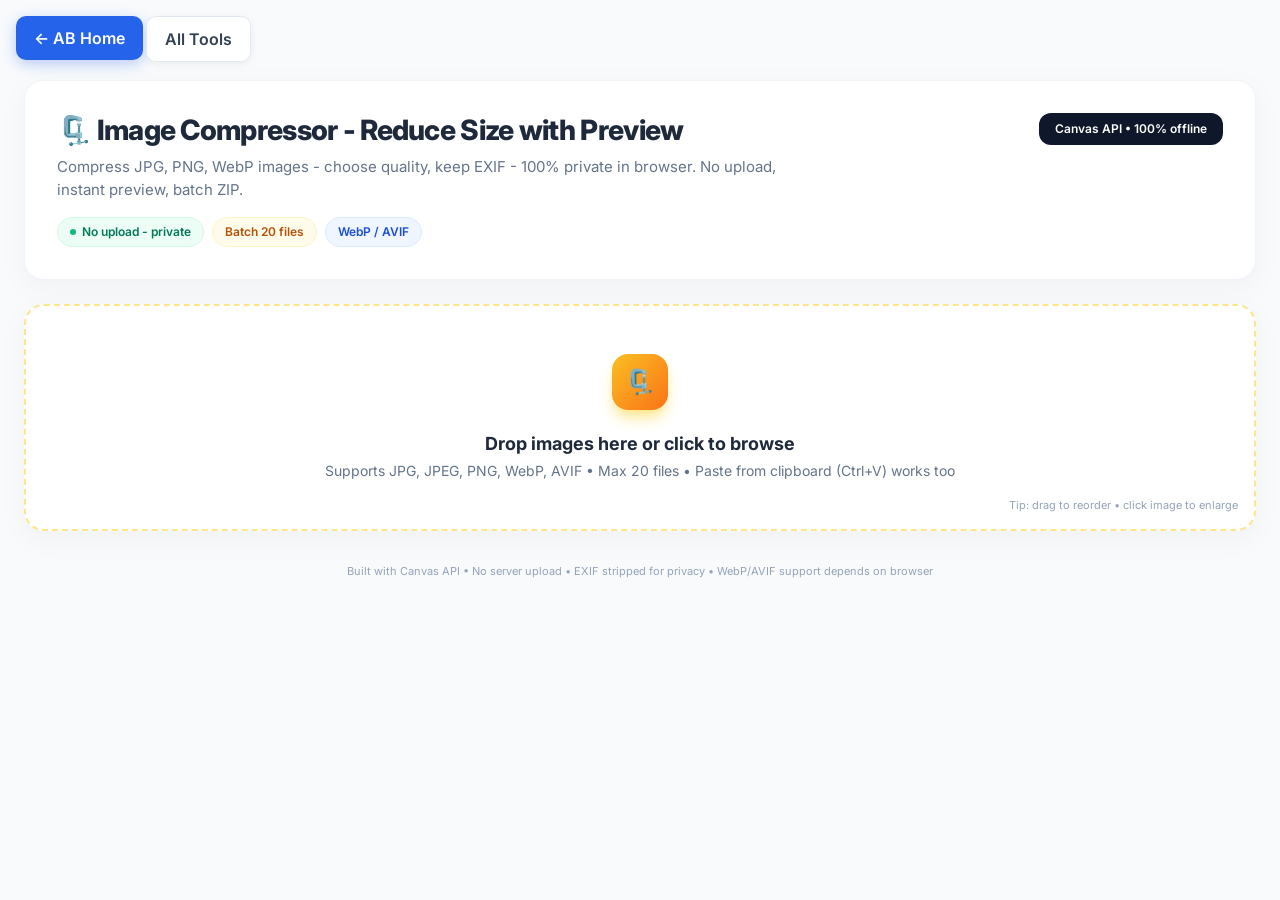
<file: image-compressor.html>
<!DOCTYPE html>
<html lang="en">
<head>
  <meta charset="UTF-8">
  <meta name="viewport" content="width=device-width, initial-scale=1">
  <title>React Artifact</title>
  <style>*,:after,:before{--tw-border-spacing-x:0;--tw-border-spacing-y:0;--tw-translate-x:0;--tw-translate-y:0;--tw-rotate:0;--tw-skew-x:0;--tw-skew-y:0;--tw-scale-x:1;--tw-scale-y:1;--tw-pan-x: ;--tw-pan-y: ;--tw-pinch-zoom: ;--tw-scroll-snap-strictness:proximity;--tw-gradient-from-position: ;--tw-gradient-via-position: ;--tw-gradient-to-position: ;--tw-ordinal: ;--tw-slashed-zero: ;--tw-numeric-figure: ;--tw-numeric-spacing: ;--tw-numeric-fraction: ;--tw-ring-inset: ;--tw-ring-offset-width:0px;--tw-ring-offset-color:#fff;--tw-ring-color:rgba(59,130,246,.5);--tw-ring-offset-shadow:0 0 #0000;--tw-ring-shadow:0 0 #0000;--tw-shadow:0 0 #0000;--tw-shadow-colored:0 0 #0000;--tw-blur: ;--tw-brightness: ;--tw-contrast: ;--tw-grayscale: ;--tw-hue-rotate: ;--tw-invert: ;--tw-saturate: ;--tw-sepia: ;--tw-drop-shadow: ;--tw-backdrop-blur: ;--tw-backdrop-brightness: ;--tw-backdrop-contrast: ;--tw-backdrop-grayscale: ;--tw-backdrop-hue-rotate: ;--tw-backdrop-invert: ;--tw-backdrop-opacity: ;--tw-backdrop-saturate: ;--tw-backdrop-sepia: ;--tw-contain-size: ;--tw-contain-layout: ;--tw-contain-paint: ;--tw-contain-style: }::backdrop{--tw-border-spacing-x:0;--tw-border-spacing-y:0;--tw-translate-x:0;--tw-translate-y:0;--tw-rotate:0;--tw-skew-x:0;--tw-skew-y:0;--tw-scale-x:1;--tw-scale-y:1;--tw-pan-x: ;--tw-pan-y: ;--tw-pinch-zoom: ;--tw-scroll-snap-strictness:proximity;--tw-gradient-from-position: ;--tw-gradient-via-position: ;--tw-gradient-to-position: ;--tw-ordinal: ;--tw-slashed-zero: ;--tw-numeric-figure: ;--tw-numeric-spacing: ;--tw-numeric-fraction: ;--tw-ring-inset: ;--tw-ring-offset-width:0px;--tw-ring-offset-color:#fff;--tw-ring-color:rgba(59,130,246,.5);--tw-ring-offset-shadow:0 0 #0000;--tw-ring-shadow:0 0 #0000;--tw-shadow:0 0 #0000;--tw-shadow-colored:0 0 #0000;--tw-blur: ;--tw-brightness: ;--tw-contrast: ;--tw-grayscale: ;--tw-hue-rotate: ;--tw-invert: ;--tw-saturate: ;--tw-sepia: ;--tw-drop-shadow: ;--tw-backdrop-blur: ;--tw-backdrop-brightness: ;--tw-backdrop-contrast: ;--tw-backdrop-grayscale: ;--tw-backdrop-hue-rotate: ;--tw-backdrop-invert: ;--tw-backdrop-opacity: ;--tw-backdrop-saturate: ;--tw-backdrop-sepia: ;--tw-contain-size: ;--tw-contain-layout: ;--tw-contain-paint: ;--tw-contain-style: }/*! tailwindcss v3.4.18 | MIT License | https://tailwindcss.com*/*,:after,:before{box-sizing:border-box;border:0 solid #e5e7eb}:after,:before{--tw-content:""}:host,html{line-height:1.5;-webkit-text-size-adjust:100%;-moz-tab-size:4;-o-tab-size:4;tab-size:4;font-family:ui-sans-serif,system-ui,sans-serif,Apple Color Emoji,Segoe UI Emoji,Segoe UI Symbol,Noto Color Emoji;font-feature-settings:normal;font-variation-settings:normal;-webkit-tap-highlight-color:transparent}body{line-height:inherit}hr{height:0;color:inherit;border-top-width:1px}abbr:where([title]){-webkit-text-decoration:underline dotted;text-decoration:underline dotted}h1,h2,h3,h4,h5,h6{font-size:inherit;font-weight:inherit}a{color:inherit;text-decoration:inherit}b,strong{font-weight:bolder}code,kbd,pre,samp{font-family:ui-monospace,SFMono-Regular,Menlo,Monaco,Consolas,Liberation Mono,Courier New,monospace;font-feature-settings:normal;font-variation-settings:normal;font-size:1em}small{font-size:80%}sub,sup{font-size:75%;line-height:0;position:relative;vertical-align:baseline}sub{bottom:-.25em}sup{top:-.5em}table{text-indent:0;border-color:inherit;border-collapse:collapse}button,input,optgroup,select,textarea{font-family:inherit;font-feature-settings:inherit;font-variation-settings:inherit;font-size:100%;font-weight:inherit;line-height:inherit;letter-spacing:inherit;color:inherit;margin:0;padding:0}button,select{text-transform:none}button,input:where([type=button]),input:where([type=reset]),input:where([type=submit]){-webkit-appearance:button;background-color:transparent;background-image:none}:-moz-focusring{outline:auto}:-moz-ui-invalid{box-shadow:none}progress{vertical-align:baseline}::-webkit-inner-spin-button,::-webkit-outer-spin-button{height:auto}[type=search]{-webkit-appearance:textfield;outline-offset:-2px}::-webkit-search-decoration{-webkit-appearance:none}::-webkit-file-upload-button{-webkit-appearance:button;font:inherit}summary{display:list-item}blockquote,dd,dl,figure,h1,h2,h3,h4,h5,h6,hr,p,pre{margin:0}fieldset{margin:0}fieldset,legend{padding:0}menu,ol,ul{list-style:none;margin:0;padding:0}dialog{padding:0}textarea{resize:vertical}input::-moz-placeholder,textarea::-moz-placeholder{opacity:1;color:#9ca3af}input::placeholder,textarea::placeholder{opacity:1;color:#9ca3af}[role=button],button{cursor:pointer}:disabled{cursor:default}audio,canvas,embed,iframe,img,object,svg,video{display:block;vertical-align:middle}img,video{max-width:100%;height:auto}[hidden]:where(:not([hidden=until-found])){display:none}.fixed{position:fixed}.absolute{position:absolute}.relative{position:relative}.inset-0{inset:0}.bottom-0{bottom:0}.bottom-20{bottom:5rem}.bottom-3{bottom:.75rem}.bottom-4{bottom:1rem}.left-1\/2{left:50%}.left-2{left:.5rem}.left-3{left:.75rem}.right-2{right:.5rem}.right-3{right:.75rem}.right-4{right:1rem}.top-0{top:0}.top-1\/2{top:50%}.top-2{top:.5rem}.top-3{top:.75rem}.z-40{z-index:40}.z-\[100\]{z-index:100}.z-\[200\]{z-index:200}.mx-auto{margin-left:auto;margin-right:auto}.mb-1{margin-bottom:.25rem}.mb-2{margin-bottom:.5rem}.mb-3{margin-bottom:.75rem}.mb-4{margin-bottom:1rem}.mb-5{margin-bottom:1.25rem}.mb-6{margin-bottom:1.5rem}.mt-0\.5{margin-top:.125rem}.mt-1{margin-top:.25rem}.mt-2{margin-top:.5rem}.mt-3{margin-top:.75rem}.mt-4{margin-top:1rem}.mt-5{margin-top:1.25rem}.mt-6{margin-top:1.5rem}.mt-8{margin-top:2rem}.block{display:block}.flex{display:flex}.inline-flex{display:inline-flex}.grid{display:grid}.hidden{display:none}.aspect-\[4\/3\]{aspect-ratio:4/3}.h-1\.5{height:.375rem}.h-12{height:3rem}.h-14{height:3.5rem}.h-2{height:.5rem}.h-4{height:1rem}.h-7{height:1.75rem}.h-9{height:2.25rem}.h-auto{height:auto}.h-full{height:100%}.max-h-\[260px\]{max-height:260px}.max-h-\[720px\]{max-height:720px}.max-h-\[90vh\]{max-height:90vh}.min-h-screen{min-height:100vh}.w-0\.5{width:.125rem}.w-1\.5{width:.375rem}.w-12{width:3rem}.w-14{width:3.5rem}.w-4{width:1rem}.w-7{width:1.75rem}.w-9{width:2.25rem}.w-\[calc\(100\%-32px\)\]{width:calc(100% - 32px)}.w-full{width:100%}.min-w-0{min-width:0}.max-w-4xl{max-width:56rem}.max-w-\[1300px\]{max-width:1300px}.max-w-\[520px\]{max-width:520px}.max-w-\[760px\]{max-width:760px}.flex-1{flex:1 1 0%}.-translate-x-1\/2{--tw-translate-x:-50%}.-translate-x-1\/2,.-translate-y-1\/2{transform:translate(var(--tw-translate-x),var(--tw-translate-y)) rotate(var(--tw-rotate)) skewX(var(--tw-skew-x)) skewY(var(--tw-skew-y)) scaleX(var(--tw-scale-x)) scaleY(var(--tw-scale-y))}.-translate-y-1\/2{--tw-translate-y:-50%}.scale-\[1\.01\]{--tw-scale-x:1.01;--tw-scale-y:1.01;transform:translate(var(--tw-translate-x),var(--tw-translate-y)) rotate(var(--tw-rotate)) skewX(var(--tw-skew-x)) skewY(var(--tw-skew-y)) scaleX(var(--tw-scale-x)) scaleY(var(--tw-scale-y))}.cursor-ew-resize{cursor:ew-resize}.cursor-pointer{cursor:pointer}.touch-none{touch-action:none}.select-none{-webkit-user-select:none;-moz-user-select:none;user-select:none}.resize{resize:both}.grid-cols-1{grid-template-columns:repeat(1,minmax(0,1fr))}.grid-cols-2{grid-template-columns:repeat(2,minmax(0,1fr))}.grid-cols-3{grid-template-columns:repeat(3,minmax(0,1fr))}.flex-col{flex-direction:column}.flex-wrap{flex-wrap:wrap}.items-start{align-items:flex-start}.items-center{align-items:center}.justify-center{justify-content:center}.justify-between{justify-content:space-between}.gap-1\.5{gap:.375rem}.gap-2{gap:.5rem}.gap-3{gap:.75rem}.gap-4{gap:1rem}.gap-6{gap:1.5rem}.space-y-2>:not([hidden])~:not([hidden]){--tw-space-y-reverse:0;margin-top:calc(.5rem*(1 - var(--tw-space-y-reverse)));margin-bottom:calc(.5rem*var(--tw-space-y-reverse))}.overflow-auto{overflow:auto}.overflow-hidden,.truncate{overflow:hidden}.truncate{text-overflow:ellipsis;white-space:nowrap}.rounded-2xl{border-radius:1rem}.rounded-\[16px\]{border-radius:16px}.rounded-\[20px\]{border-radius:20px}.rounded-full{border-radius:9999px}.rounded-lg{border-radius:.5rem}.rounded-xl{border-radius:.75rem}.border{border-width:1px}.border-2{border-width:2px}.border-dashed{border-style:dashed}.border-\[\#F59E0B\]{--tw-border-opacity:1;border-color:rgb(245 158 11/var(--tw-border-opacity,1))}.border-amber-100{--tw-border-opacity:1;border-color:rgb(254 243 199/var(--tw-border-opacity,1))}.border-amber-200{--tw-border-opacity:1;border-color:rgb(253 230 138/var(--tw-border-opacity,1))}.border-amber-300{--tw-border-opacity:1;border-color:rgb(252 211 77/var(--tw-border-opacity,1))}.border-amber-400{--tw-border-opacity:1;border-color:rgb(251 191 36/var(--tw-border-opacity,1))}.border-amber-500{--tw-border-opacity:1;border-color:rgb(245 158 11/var(--tw-border-opacity,1))}.border-blue-100{--tw-border-opacity:1;border-color:rgb(219 234 254/var(--tw-border-opacity,1))}.border-emerald-100{--tw-border-opacity:1;border-color:rgb(209 250 229/var(--tw-border-opacity,1))}.border-slate-100{--tw-border-opacity:1;border-color:rgb(241 245 249/var(--tw-border-opacity,1))}.border-slate-200{--tw-border-opacity:1;border-color:rgb(226 232 240/var(--tw-border-opacity,1))}.border-slate-900{--tw-border-opacity:1;border-color:rgb(15 23 42/var(--tw-border-opacity,1))}.border-white\/10{border-color:hsla(0,0%,100%,.1)}.bg-\[\#10B981\]{--tw-bg-opacity:1;background-color:rgb(16 185 129/var(--tw-bg-opacity,1))}.bg-\[\#F59E0B\]{--tw-bg-opacity:1;background-color:rgb(245 158 11/var(--tw-bg-opacity,1))}.bg-\[\#f8fafc\]{--tw-bg-opacity:1;background-color:rgb(248 250 252/var(--tw-bg-opacity,1))}.bg-amber-50{--tw-bg-opacity:1;background-color:rgb(255 251 235/var(--tw-bg-opacity,1))}.bg-amber-50\/60{background-color:rgba(255,251,235,.6)}.bg-amber-500{--tw-bg-opacity:1;background-color:rgb(245 158 11/var(--tw-bg-opacity,1))}.bg-black\/70{background-color:rgba(0,0,0,.7)}.bg-blue-50{--tw-bg-opacity:1;background-color:rgb(239 246 255/var(--tw-bg-opacity,1))}.bg-emerald-50{--tw-bg-opacity:1;background-color:rgb(236 253 245/var(--tw-bg-opacity,1))}.bg-emerald-500{--tw-bg-opacity:1;background-color:rgb(16 185 129/var(--tw-bg-opacity,1))}.bg-emerald-600{--tw-bg-opacity:1;background-color:rgb(5 150 105/var(--tw-bg-opacity,1))}.bg-slate-100{--tw-bg-opacity:1;background-color:rgb(241 245 249/var(--tw-bg-opacity,1))}.bg-slate-50{--tw-bg-opacity:1;background-color:rgb(248 250 252/var(--tw-bg-opacity,1))}.bg-slate-50\/70{background-color:rgba(248,250,252,.7)}.bg-slate-900{--tw-bg-opacity:1;background-color:rgb(15 23 42/var(--tw-bg-opacity,1))}.bg-white{--tw-bg-opacity:1;background-color:rgb(255 255 255/var(--tw-bg-opacity,1))}.bg-white\/10{background-color:hsla(0,0%,100%,.1)}.bg-white\/90{background-color:hsla(0,0%,100%,.9)}.bg-gradient-to-br{background-image:linear-gradient(to bottom right,var(--tw-gradient-stops))}.bg-gradient-to-r{background-image:linear-gradient(to right,var(--tw-gradient-stops))}.from-amber-400{--tw-gradient-from:#fbbf24 var(--tw-gradient-from-position);--tw-gradient-to:rgba(251,191,36,0) var(--tw-gradient-to-position);--tw-gradient-stops:var(--tw-gradient-from),var(--tw-gradient-to)}.to-emerald-500{--tw-gradient-to:#10b981 var(--tw-gradient-to-position)}.to-orange-500{--tw-gradient-to:#f97316 var(--tw-gradient-to-position)}.object-contain{-o-object-fit:contain;object-fit:contain}.object-cover{-o-object-fit:cover;object-fit:cover}.p-12{padding:3rem}.p-2\.5{padding:.625rem}.p-3{padding:.75rem}.p-4{padding:1rem}.p-5{padding:1.25rem}.p-6{padding:1.5rem}.p-8{padding:2rem}.px-2{padding-left:.5rem;padding-right:.5rem}.px-2\.5{padding-left:.625rem;padding-right:.625rem}.px-3{padding-left:.75rem;padding-right:.75rem}.px-4{padding-left:1rem;padding-right:1rem}.py-1{padding-top:.25rem;padding-bottom:.25rem}.py-1\.5{padding-top:.375rem;padding-bottom:.375rem}.py-2{padding-top:.5rem;padding-bottom:.5rem}.py-2\.5{padding-top:.625rem;padding-bottom:.625rem}.py-3{padding-top:.75rem;padding-bottom:.75rem}.pb-28{padding-bottom:7rem}.pr-1{padding-right:.25rem}.pt-20{padding-top:5rem}.text-left{text-align:left}.text-center{text-align:center}.text-2xl{font-size:1.5rem;line-height:2rem}.text-\[10px\]{font-size:10px}.text-\[11px\]{font-size:11px}.text-\[12px\]{font-size:12px}.text-\[13px\]{font-size:13px}.text-\[14px\]{font-size:14px}.text-\[15px\]{font-size:15px}.text-\[16px\]{font-size:16px}.text-\[18px\]{font-size:18px}.text-\[22px\]{font-size:22px}.text-sm{font-size:.875rem;line-height:1.25rem}.text-xs{font-size:.75rem;line-height:1rem}.font-bold{font-weight:700}.font-extrabold{font-weight:800}.font-medium{font-weight:500}.font-semibold{font-weight:600}.uppercase{text-transform:uppercase}.leading-snug{line-height:1.375}.leading-tight{line-height:1.25}.tracking-tight{letter-spacing:-.025em}.tracking-wider{letter-spacing:.05em}.text-amber-600{--tw-text-opacity:1;color:rgb(217 119 6/var(--tw-text-opacity,1))}.text-amber-700{--tw-text-opacity:1;color:rgb(180 83 9/var(--tw-text-opacity,1))}.text-amber-700\/70{color:rgba(180,83,9,.7)}.text-blue-700{--tw-text-opacity:1;color:rgb(29 78 216/var(--tw-text-opacity,1))}.text-emerald-600{--tw-text-opacity:1;color:rgb(5 150 105/var(--tw-text-opacity,1))}.text-emerald-700{--tw-text-opacity:1;color:rgb(4 120 87/var(--tw-text-opacity,1))}.text-emerald-700\/70{color:rgba(4,120,87,.7)}.text-slate-400{--tw-text-opacity:1;color:rgb(148 163 184/var(--tw-text-opacity,1))}.text-slate-500{--tw-text-opacity:1;color:rgb(100 116 139/var(--tw-text-opacity,1))}.text-slate-600{--tw-text-opacity:1;color:rgb(71 85 105/var(--tw-text-opacity,1))}.text-slate-700{--tw-text-opacity:1;color:rgb(51 65 85/var(--tw-text-opacity,1))}.text-slate-800{--tw-text-opacity:1;color:rgb(30 41 59/var(--tw-text-opacity,1))}.text-white{--tw-text-opacity:1;color:rgb(255 255 255/var(--tw-text-opacity,1))}.text-white\/60{color:hsla(0,0%,100%,.6)}.accent-\[\#F59E0B\],.accent-amber-500{accent-color:#f59e0b}.accent-emerald-500{accent-color:#10b981}.shadow{--tw-shadow:0 1px 3px 0 rgba(0,0,0,.1),0 1px 2px -1px rgba(0,0,0,.1);--tw-shadow-colored:0 1px 3px 0 var(--tw-shadow-color),0 1px 2px -1px var(--tw-shadow-color)}.shadow,.shadow-\[0_0_0_2px_rgba\(0\2c 0\2c 0\2c 0\.15\)\]{box-shadow:var(--tw-ring-offset-shadow,0 0 #0000),var(--tw-ring-shadow,0 0 #0000),var(--tw-shadow)}.shadow-\[0_0_0_2px_rgba\(0\2c 0\2c 0\2c 0\.15\)\]{--tw-shadow:0 0 0 2px rgba(0,0,0,.15);--tw-shadow-colored:0 0 0 2px var(--tw-shadow-color)}.shadow-\[0_16px_40px_rgba\(0\2c 0\2c 0\2c 0\.25\)\]{--tw-shadow:0 16px 40px rgba(0,0,0,.25);--tw-shadow-colored:0 16px 40px var(--tw-shadow-color);box-shadow:var(--tw-ring-offset-shadow,0 0 #0000),var(--tw-ring-shadow,0 0 #0000),var(--tw-shadow)}.shadow-\[0_8px_30px_rgba\(0\2c 0\2c 0\2c 0\.04\)\]{--tw-shadow:0 8px 30px rgba(0,0,0,.04);--tw-shadow-colored:0 8px 30px var(--tw-shadow-color)}.shadow-\[0_8px_30px_rgba\(0\2c 0\2c 0\2c 0\.04\)\],.shadow-lg{box-shadow:var(--tw-ring-offset-shadow,0 0 #0000),var(--tw-ring-shadow,0 0 #0000),var(--tw-shadow)}.shadow-lg{--tw-shadow:0 10px 15px -3px rgba(0,0,0,.1),0 4px 6px -4px rgba(0,0,0,.1);--tw-shadow-colored:0 10px 15px -3px var(--tw-shadow-color),0 4px 6px -4px var(--tw-shadow-color)}.shadow-sm{--tw-shadow:0 1px 2px 0 rgba(0,0,0,.05);--tw-shadow-colored:0 1px 2px 0 var(--tw-shadow-color)}.shadow-sm,.shadow-xl{box-shadow:var(--tw-ring-offset-shadow,0 0 #0000),var(--tw-ring-shadow,0 0 #0000),var(--tw-shadow)}.shadow-xl{--tw-shadow:0 20px 25px -5px rgba(0,0,0,.1),0 8px 10px -6px rgba(0,0,0,.1);--tw-shadow-colored:0 20px 25px -5px var(--tw-shadow-color),0 8px 10px -6px var(--tw-shadow-color)}.shadow-amber-200{--tw-shadow-color:#fde68a;--tw-shadow:var(--tw-shadow-colored)}.shadow-emerald-200{--tw-shadow-color:#a7f3d0;--tw-shadow:var(--tw-shadow-colored)}.ring-2{--tw-ring-offset-shadow:var(--tw-ring-inset) 0 0 0 var(--tw-ring-offset-width) var(--tw-ring-offset-color);--tw-ring-shadow:var(--tw-ring-inset) 0 0 0 calc(2px + var(--tw-ring-offset-width)) var(--tw-ring-color);box-shadow:var(--tw-ring-offset-shadow),var(--tw-ring-shadow),var(--tw-shadow,0 0 #0000)}.ring-amber-100{--tw-ring-opacity:1;--tw-ring-color:rgb(254 243 199/var(--tw-ring-opacity,1))}.filter{filter:var(--tw-blur) var(--tw-brightness) var(--tw-contrast) var(--tw-grayscale) var(--tw-hue-rotate) var(--tw-invert) var(--tw-saturate) var(--tw-sepia) var(--tw-drop-shadow)}.backdrop-blur{--tw-backdrop-blur:blur(8px)}.backdrop-blur,.backdrop-blur-sm{backdrop-filter:var(--tw-backdrop-blur) var(--tw-backdrop-brightness) var(--tw-backdrop-contrast) var(--tw-backdrop-grayscale) var(--tw-backdrop-hue-rotate) var(--tw-backdrop-invert) var(--tw-backdrop-opacity) var(--tw-backdrop-saturate) var(--tw-backdrop-sepia)}.backdrop-blur-sm{--tw-backdrop-blur:blur(4px)}.transition{transition-property:color,background-color,border-color,text-decoration-color,fill,stroke,opacity,box-shadow,transform,filter,backdrop-filter;transition-timing-function:cubic-bezier(.4,0,.2,1);transition-duration:.15s}.transition-all{transition-property:all;transition-timing-function:cubic-bezier(.4,0,.2,1);transition-duration:.15s}#root,body,html{min-height:100%}body{margin:0;font-family:Inter,ui-sans-serif,system-ui,-apple-system,BlinkMacSystemFont,Segoe UI,sans-serif}[role=button]:not([aria-disabled=true]),button:not(:disabled),label[for],select:not(:disabled),summary{cursor:pointer}.selection\:bg-amber-200 ::-moz-selection{--tw-bg-opacity:1;background-color:rgb(253 230 138/var(--tw-bg-opacity,1))}.selection\:bg-amber-200 ::selection{--tw-bg-opacity:1;background-color:rgb(253 230 138/var(--tw-bg-opacity,1))}.selection\:bg-amber-200::-moz-selection{--tw-bg-opacity:1;background-color:rgb(253 230 138/var(--tw-bg-opacity,1))}.selection\:bg-amber-200::selection{--tw-bg-opacity:1;background-color:rgb(253 230 138/var(--tw-bg-opacity,1))}.hover\:border-\[\#F59E0B\]:hover{--tw-border-opacity:1;border-color:rgb(245 158 11/var(--tw-border-opacity,1))}.hover\:border-slate-300:hover{--tw-border-opacity:1;border-color:rgb(203 213 225/var(--tw-border-opacity,1))}.hover\:bg-amber-50\/40:hover{background-color:rgba(255,251,235,.4)}.hover\:bg-amber-600:hover{--tw-bg-opacity:1;background-color:rgb(217 119 6/var(--tw-bg-opacity,1))}.hover\:bg-black:hover{--tw-bg-opacity:1;background-color:rgb(0 0 0/var(--tw-bg-opacity,1))}.hover\:bg-emerald-600:hover{--tw-bg-opacity:1;background-color:rgb(5 150 105/var(--tw-bg-opacity,1))}.hover\:bg-red-50:hover{--tw-bg-opacity:1;background-color:rgb(254 242 242/var(--tw-bg-opacity,1))}.hover\:bg-white:hover{--tw-bg-opacity:1;background-color:rgb(255 255 255/var(--tw-bg-opacity,1))}.hover\:text-red-600:hover{--tw-text-opacity:1;color:rgb(220 38 38/var(--tw-text-opacity,1))}.disabled\:opacity-40:disabled{opacity:.4}.disabled\:opacity-50:disabled{opacity:.5}@media (min-width:640px){.sm\:block{display:block}.sm\:flex{display:flex}.sm\:grid-cols-2{grid-template-columns:repeat(2,minmax(0,1fr))}.sm\:p-12{padding:3rem}.sm\:p-6{padding:1.5rem}.sm\:p-7{padding:1.75rem}.sm\:p-8{padding:2rem}.sm\:px-6{padding-left:1.5rem;padding-right:1.5rem}.sm\:text-\[15px\]{font-size:15px}.sm\:text-\[28px\]{font-size:28px}}@media (min-width:1024px){.lg\:grid-cols-2{grid-template-columns:repeat(2,minmax(0,1fr))}.lg\:grid-cols-3{grid-template-columns:repeat(3,minmax(0,1fr))}}</style>
</head>
<body>
  <div id="root"></div>
  
  <script type="module">var xf=Object.create;var{getPrototypeOf:Mf,defineProperty:ou,getOwnPropertyNames:Of}=Object;var Ff=Object.prototype.hasOwnProperty;var On=(e,n,t)=>{t=e!=null?xf(Mf(e)):{};let r=n||!e||!e.__esModule?ou(t,"default",{value:e,enumerable:!0}):t;for(let l of Of(e))if(!Ff.call(r,l))ou(r,l,{get:()=>e[l],enumerable:!0});return r};var xr=(e,n)=>()=>(n||e((n={exports:{}}).exports,n),n.exports);var Df=(e,n)=>{for(var t in n)ou(e,t,{get:n[t],enumerable:!0,configurable:!0,set:(r)=>n[t]=()=>r})};var Uf=(e,n)=>()=>(e&&(n=e(e=0)),n);var xt=xr((jf)=>{var Rt=Symbol.for("react.element"),If=Symbol.for("react.portal"),Vf=Symbol.for("react.fragment"),Af=Symbol.for("react.strict_mode"),$f=Symbol.for("react.profiler"),Qf=Symbol.for("react.provider"),Hf=Symbol.for("react.context"),Wf=Symbol.for("react.forward_ref"),Bf=Symbol.for("react.suspense"),Yf=Symbol.for("react.memo"),Kf=Symbol.for("react.lazy"),Hi=Symbol.iterator;function Xf(e){if(e===null||typeof e!=="object")return null;return e=Hi&&e[Hi]||e["@@iterator"],typeof e==="function"?e:null}var Yi={isMounted:function(){return!1},enqueueForceUpdate:function(){},enqueueReplaceState:function(){},enqueueSetState:function(){}},Ki=Object.assign,Xi={};function qn(e,n,t){this.props=e,this.context=n,this.refs=Xi,this.updater=t||Yi}qn.prototype.isReactComponent={};qn.prototype.setState=function(e,n){if(typeof e!=="object"&&typeof e!=="function"&&e!=null)throw Error("setState(...): takes an object of state variables to update or a function which returns an object of state variables.");this.updater.enqueueSetState(this,e,n,"setState")};qn.prototype.forceUpdate=function(e){this.updater.enqueueForceUpdate(this,e,"forceUpdate")};function Gi(){}Gi.prototype=qn.prototype;function su(e,n,t){this.props=e,this.context=n,this.refs=Xi,this.updater=t||Yi}var au=su.prototype=new Gi;au.constructor=su;Ki(au,qn.prototype);au.isPureReactComponent=!0;var Wi=Array.isArray,Zi=Object.prototype.hasOwnProperty,cu={current:null},Ji={key:!0,ref:!0,__self:!0,__source:!0};function qi(e,n,t){var r,l={},u=null,o=null;if(n!=null)for(r in n.ref!==void 0&&(o=n.ref),n.key!==void 0&&(u=""+n.key),n)Zi.call(n,r)&&!Ji.hasOwnProperty(r)&&(l[r]=n[r]);var i=arguments.length-2;if(i===1)l.children=t;else if(1<i){for(var s=Array(i),c=0;c<i;c++)s[c]=arguments[c+2];l.children=s}if(e&&e.defaultProps)for(r in i=e.defaultProps,i)l[r]===void 0&&(l[r]=i[r]);return{$$typeof:Rt,type:e,key:u,ref:o,props:l,_owner:cu.current}}function Gf(e,n){return{$$typeof:Rt,type:e.type,key:n,ref:e.ref,props:e.props,_owner:e._owner}}function fu(e){return typeof e==="object"&&e!==null&&e.$$typeof===Rt}function Zf(e){var n={"=":"=0",":":"=2"};return"$"+e.replace(/[=:]/g,function(t){return n[t]})}var Bi=/\/+/g;function iu(e,n){return typeof e==="object"&&e!==null&&e.key!=null?Zf(""+e.key):n.toString(36)}function Or(e,n,t,r,l){var u=typeof e;if(u==="undefined"||u==="boolean")e=null;var o=!1;if(e===null)o=!0;else switch(u){case"string":case"number":o=!0;break;case"object":switch(e.$$typeof){case Rt:case If:o=!0}}if(o)return o=e,l=l(o),e=r===""?"."+iu(o,0):r,Wi(l)?(t="",e!=null&&(t=e.replace(Bi,"$&/")+"/"),Or(l,n,t,"",function(c){return c})):l!=null&&(fu(l)&&(l=Gf(l,t+(!l.key||o&&o.key===l.key?"":(""+l.key).replace(Bi,"$&/")+"/")+e)),n.push(l)),1;if(o=0,r=r===""?".":r+":",Wi(e))for(var i=0;i<e.length;i++){u=e[i];var s=r+iu(u,i);o+=Or(u,n,t,s,l)}else if(s=Xf(e),typeof s==="function")for(e=s.call(e),i=0;!(u=e.next()).done;)u=u.value,s=r+iu(u,i++),o+=Or(u,n,t,s,l);else if(u==="object")throw n=String(e),Error("Objects are not valid as a React child (found: "+(n==="[object Object]"?"object with keys {"+Object.keys(e).join(", ")+"}":n)+"). If you meant to render a collection of children, use an array instead.");return o}function Mr(e,n,t){if(e==null)return e;var r=[],l=0;return Or(e,r,"","",function(u){return n.call(t,u,l++)}),r}function Jf(e){if(e._status===-1){var n=e._result;n=n(),n.then(function(t){if(e._status===0||e._status===-1)e._status=1,e._result=t},function(t){if(e._status===0||e._status===-1)e._status=2,e._result=t}),e._status===-1&&(e._status=0,e._result=n)}if(e._status===1)return e._result.default;throw e._result}var fe={current:null},Fr={transition:null},qf={ReactCurrentDispatcher:fe,ReactCurrentBatchConfig:Fr,ReactCurrentOwner:cu};function ji(){throw Error("act(...) is not supported in production builds of React.")}jf.Children={map:Mr,forEach:function(e,n,t){Mr(e,function(){n.apply(this,arguments)},t)},count:function(e){var n=0;return Mr(e,function(){n++}),n},toArray:function(e){return Mr(e,function(n){return n})||[]},only:function(e){if(!fu(e))throw Error("React.Children.only expected to receive a single React element child.");return e}};jf.Component=qn;jf.Fragment=Vf;jf.Profiler=$f;jf.PureComponent=su;jf.StrictMode=Af;jf.Suspense=Bf;jf.__SECRET_INTERNALS_DO_NOT_USE_OR_YOU_WILL_BE_FIRED=qf;jf.act=ji;jf.cloneElement=function(e,n,t){if(e===null||e===void 0)throw Error("React.cloneElement(...): The argument must be a React element, but you passed "+e+".");var r=Ki({},e.props),l=e.key,u=e.ref,o=e._owner;if(n!=null){if(n.ref!==void 0&&(u=n.ref,o=cu.current),n.key!==void 0&&(l=""+n.key),e.type&&e.type.defaultProps)var i=e.type.defaultProps;for(s in n)Zi.call(n,s)&&!Ji.hasOwnProperty(s)&&(r[s]=n[s]===void 0&&i!==void 0?i[s]:n[s])}var s=arguments.length-2;if(s===1)r.children=t;else if(1<s){i=Array(s);for(var c=0;c<s;c++)i[c]=arguments[c+2];r.children=i}return{$$typeof:Rt,type:e.type,key:l,ref:u,props:r,_owner:o}};jf.createContext=function(e){return e={$$typeof:Hf,_currentValue:e,_currentValue2:e,_threadCount:0,Provider:null,Consumer:null,_defaultValue:null,_globalName:null},e.Provider={$$typeof:Qf,_context:e},e.Consumer=e};jf.createElement=qi;jf.createFactory=function(e){var n=qi.bind(null,e);return n.type=e,n};jf.createRef=function(){return{current:null}};jf.forwardRef=function(e){return{$$typeof:Wf,render:e}};jf.isValidElement=fu;jf.lazy=function(e){return{$$typeof:Kf,_payload:{_status:-1,_result:e},_init:Jf}};jf.memo=function(e,n){return{$$typeof:Yf,type:e,compare:n===void 0?null:n}};jf.startTransition=function(e){var n=Fr.transition;Fr.transition={};try{e()}finally{Fr.transition=n}};jf.unstable_act=ji;jf.useCallback=function(e,n){return fe.current.useCallback(e,n)};jf.useContext=function(e){return fe.current.useContext(e)};jf.useDebugValue=function(){};jf.useDeferredValue=function(e){return fe.current.useDeferredValue(e)};jf.useEffect=function(e,n){return fe.current.useEffect(e,n)};jf.useId=function(){return fe.current.useId()};jf.useImperativeHandle=function(e,n,t){return fe.current.useImperativeHandle(e,n,t)};jf.useInsertionEffect=function(e,n){return fe.current.useInsertionEffect(e,n)};jf.useLayoutEffect=function(e,n){return fe.current.useLayoutEffect(e,n)};jf.useMemo=function(e,n){return fe.current.useMemo(e,n)};jf.useReducer=function(e,n,t){return fe.current.useReducer(e,n,t)};jf.useRef=function(e){return fe.current.useRef(e)};jf.useState=function(e){return fe.current.useState(e)};jf.useSyncExternalStore=function(e,n,t){return fe.current.useSyncExternalStore(e,n,t)};jf.useTransition=function(){return fe.current.useTransition()};jf.version="18.3.1"});var us=xr((Ud)=>{function pu(e,n){var t=e.length;e.push(n);e:for(;0<t;){var r=t-1>>>1,l=e[r];if(0<Dr(l,n))e[r]=n,e[t]=l,t=r;else break e}}function De(e){return e.length===0?null:e[0]}function Ar(e){if(e.length===0)return null;var n=e[0],t=e.pop();if(t!==n){e[0]=t;e:for(var r=0,l=e.length,u=l>>>1;r<u;){var o=2*(r+1)-1,i=e[o],s=o+1,c=e[s];if(0>Dr(i,t))s<l&&0>Dr(c,i)?(e[r]=c,e[s]=t,r=s):(e[r]=i,e[o]=t,r=o);else if(s<l&&0>Dr(c,t))e[r]=c,e[s]=t,r=s;else break e}}return n}function Dr(e,n){var t=e.sortIndex-n.sortIndex;return t!==0?t:e.id-n.id}if(typeof performance==="object"&&typeof performance.now==="function")hu=performance,Ud.unstable_now=function(){return hu.now()};else Ur=Date,vu=Ur.now(),Ud.unstable_now=function(){return Ur.now()-vu};var hu,Ur,vu,Ye=[],dn=[],Dd=1,ze=null,oe=3,$r=!1,Fn=!1,Ot=!1,es=typeof setTimeout==="function"?setTimeout:null,ns=typeof clearTimeout==="function"?clearTimeout:null,bi=typeof setImmediate<"u"?setImmediate:null;typeof navigator<"u"&&navigator.scheduling!==void 0&&navigator.scheduling.isInputPending!==void 0&&navigator.scheduling.isInputPending.bind(navigator.scheduling);function yu(e){for(var n=De(dn);n!==null;){if(n.callback===null)Ar(dn);else if(n.startTime<=e)Ar(dn),n.sortIndex=n.expirationTime,pu(Ye,n);else break;n=De(dn)}}function gu(e){if(Ot=!1,yu(e),!Fn)if(De(Ye)!==null)Fn=!0,ku(wu);else{var n=De(dn);n!==null&&Su(gu,n.startTime-e)}}function wu(e,n){Fn=!1,Ot&&(Ot=!1,ns(Ft),Ft=-1),$r=!0;var t=oe;try{yu(n);for(ze=De(Ye);ze!==null&&(!(ze.expirationTime>n)||e&&!ls());){var r=ze.callback;if(typeof r==="function"){ze.callback=null,oe=ze.priorityLevel;var l=r(ze.expirationTime<=n);n=Ud.unstable_now(),typeof l==="function"?ze.callback=l:ze===De(Ye)&&Ar(Ye),yu(n)}else Ar(Ye);ze=De(Ye)}if(ze!==null)var u=!0;else{var o=De(dn);o!==null&&Su(gu,o.startTime-n),u=!1}return u}finally{ze=null,oe=t,$r=!1}}var Qr=!1,Ir=null,Ft=-1,ts=5,rs=-1;function ls(){return Ud.unstable_now()-rs<ts?!1:!0}function du(){if(Ir!==null){var e=Ud.unstable_now();rs=e;var n=!0;try{n=Ir(!0,e)}finally{n?Mt():(Qr=!1,Ir=null)}}else Qr=!1}var Mt;if(typeof bi==="function")Mt=function(){bi(du)};else if(typeof MessageChannel<"u")Vr=new MessageChannel,mu=Vr.port2,Vr.port1.onmessage=du,Mt=function(){mu.postMessage(null)};else Mt=function(){es(du,0)};var Vr,mu;function ku(e){Ir=e,Qr||(Qr=!0,Mt())}function Su(e,n){Ft=es(function(){e(Ud.unstable_now())},n)}Ud.unstable_IdlePriority=5;Ud.unstable_ImmediatePriority=1;Ud.unstable_LowPriority=4;Ud.unstable_NormalPriority=3;Ud.unstable_Profiling=null;Ud.unstable_UserBlockingPriority=2;Ud.unstable_cancelCallback=function(e){e.callback=null};Ud.unstable_continueExecution=function(){Fn||$r||(Fn=!0,ku(wu))};Ud.unstable_forceFrameRate=function(e){0>e||125<e?console.error("forceFrameRate takes a positive int between 0 and 125, forcing frame rates higher than 125 fps is not supported"):ts=0<e?Math.floor(1000/e):5};Ud.unstable_getCurrentPriorityLevel=function(){return oe};Ud.unstable_getFirstCallbackNode=function(){return De(Ye)};Ud.unstable_next=function(e){switch(oe){case 1:case 2:case 3:var n=3;break;default:n=oe}var t=oe;oe=n;try{return e()}finally{oe=t}};Ud.unstable_pauseExecution=function(){};Ud.unstable_requestPaint=function(){};Ud.unstable_runWithPriority=function(e,n){switch(e){case 1:case 2:case 3:case 4:case 5:break;default:e=3}var t=oe;oe=e;try{return n()}finally{oe=t}};Ud.unstable_scheduleCallback=function(e,n,t){var r=Ud.unstable_now();switch(typeof t==="object"&&t!==null?(t=t.delay,t=typeof t==="number"&&0<t?r+t:r):t=r,e){case 1:var l=-1;break;case 2:l=250;break;case 5:l=1073741823;break;case 4:l=1e4;break;default:l=5000}return l=t+l,e={id:Dd++,callback:n,priorityLevel:e,startTime:t,expirationTime:l,sortIndex:-1},t>r?(e.sortIndex=t,pu(dn,e),De(Ye)===null&&e===De(dn)&&(Ot?(ns(Ft),Ft=-1):Ot=!0,Su(gu,t-r))):(e.sortIndex=l,pu(Ye,e),Fn||$r||(Fn=!0,ku(wu))),e};Ud.unstable_shouldYield=ls;Ud.unstable_wrapCallback=function(e){var n=oe;return function(){var t=oe;oe=n;try{return e.apply(this,arguments)}finally{oe=t}}}});var Li={};Df(Li,{version:()=>kf,unstable_renderSubtreeIntoContainer:()=>wf,unstable_batchedUpdates:()=>gf,unmountComponentAtNode:()=>mf,render:()=>yf,hydrateRoot:()=>vf,hydrate:()=>hf,flushSync:()=>pf,findDOMNode:()=>df,createRoot:()=>ff,createPortal:()=>cf,__SECRET_INTERNALS_DO_NOT_USE_OR_YOU_WILL_BE_FIRED:()=>af});function w(e){for(var n="https://reactjs.org/docs/error-decoder.html?invariant="+e,t=1;t<arguments.length;t++)n+="&args[]="+encodeURIComponent(arguments[t]);return"Minified React error #"+e+"; visit "+n+" for the full message or use the non-minified dev environment for full errors and additional helpful warnings."}function Gn(e,n){wt(e,n),wt(e+"Capture",n)}function wt(e,n){ur[e]=n;for(e=0;e<n.length;e++)fa.add(n[e])}function tp(e){if(Wu.call(is,e))return!0;if(Wu.call(os,e))return!1;if(np.test(e))return is[e]=!0;return os[e]=!0,!1}function rp(e,n,t,r){if(t!==null&&t.type===0)return!1;switch(typeof n){case"function":case"symbol":return!0;case"boolean":if(r)return!1;if(t!==null)return!t.acceptsBooleans;return e=e.toLowerCase().slice(0,5),e!=="data-"&&e!=="aria-";default:return!1}}function lp(e,n,t,r){if(n===null||typeof n>"u"||rp(e,n,t,r))return!0;if(r)return!1;if(t!==null)switch(t.type){case 3:return!n;case 4:return n===!1;case 5:return isNaN(n);case 6:return isNaN(n)||1>n}return!1}function he(e,n,t,r,l,u,o){this.acceptsBooleans=n===2||n===3||n===4,this.attributeName=r,this.attributeNamespace=l,this.mustUseProperty=t,this.propertyName=e,this.type=n,this.sanitizeURL=u,this.removeEmptyString=o}function Ao(e){return e[1].toUpperCase()}function $o(e,n,t,r){var l=le.hasOwnProperty(n)?le[n]:null;if(l!==null?l.type!==0:r||!(2<n.length)||n[0]!=="o"&&n[0]!=="O"||n[1]!=="n"&&n[1]!=="N")lp(n,t,l,r)&&(t=null),r||l===null?tp(n)&&(t===null?e.removeAttribute(n):e.setAttribute(n,""+t)):l.mustUseProperty?e[l.propertyName]=t===null?l.type===3?!1:"":t:(n=l.attributeName,r=l.attributeNamespace,t===null?e.removeAttribute(n):(l=l.type,t=l===3||l===4&&t===!0?"":""+t,r?e.setAttributeNS(r,n,t):e.setAttribute(n,t)))}function Dt(e){if(e===null||typeof e!=="object")return null;return e=ss&&e[ss]||e["@@iterator"],typeof e==="function"?e:null}function Ht(e){if(Eu===void 0)try{throw Error()}catch(t){var n=t.stack.trim().match(/\n( *(at )?)/);Eu=n&&n[1]||""}return`
`+Eu+e}function _u(e,n){if(!e||Cu)return"";Cu=!0;var t=Error.prepareStackTrace;Error.prepareStackTrace=void 0;try{if(n)if(n=function(){throw Error()},Object.defineProperty(n.prototype,"props",{set:function(){throw Error()}}),typeof Reflect==="object"&&Reflect.construct){try{Reflect.construct(n,[])}catch(c){var r=c}Reflect.construct(e,[],n)}else{try{n.call()}catch(c){r=c}e.call(n.prototype)}else{try{throw Error()}catch(c){r=c}e()}}catch(c){if(c&&r&&typeof c.stack==="string"){for(var l=c.stack.split(`
`),u=r.stack.split(`
`),o=l.length-1,i=u.length-1;1<=o&&0<=i&&l[o]!==u[i];)i--;for(;1<=o&&0<=i;o--,i--)if(l[o]!==u[i]){if(o!==1||i!==1)do if(o--,i--,0>i||l[o]!==u[i]){var s=`
`+l[o].replace(" at new "," at ");return e.displayName&&s.includes("<anonymous>")&&(s=s.replace("<anonymous>",e.displayName)),s}while(1<=o&&0<=i);break}}}finally{Cu=!1,Error.prepareStackTrace=t}return(e=e?e.displayName||e.name:"")?Ht(e):""}function up(e){switch(e.tag){case 5:return Ht(e.type);case 16:return Ht("Lazy");case 13:return Ht("Suspense");case 19:return Ht("SuspenseList");case 0:case 2:case 15:return e=_u(e.type,!1),e;case 11:return e=_u(e.type.render,!1),e;case 1:return e=_u(e.type,!0),e;default:return""}}function Xu(e){if(e==null)return null;if(typeof e==="function")return e.displayName||e.name||null;if(typeof e==="string")return e;switch(e){case tt:return"Fragment";case nt:return"Portal";case Bu:return"Profiler";case Qo:return"StrictMode";case Yu:return"Suspense";case Ku:return"SuspenseList"}if(typeof e==="object")switch(e.$$typeof){case pa:return(e.displayName||"Context")+".Consumer";case da:return(e._context.displayName||"Context")+".Provider";case Ho:var n=e.render;return e=e.displayName,e||(e=n.displayName||n.name||"",e=e!==""?"ForwardRef("+e+")":"ForwardRef"),e;case Wo:return n=e.displayName||null,n!==null?n:Xu(e.type)||"Memo";case hn:n=e._payload,e=e._init;try{return Xu(e(n))}catch(t){}}return null}function op(e){var n=e.type;switch(e.tag){case 24:return"Cache";case 9:return(n.displayName||"Context")+".Consumer";case 10:return(n._context.displayName||"Context")+".Provider";case 18:return"DehydratedFragment";case 11:return e=n.render,e=e.displayName||e.name||"",n.displayName||(e!==""?"ForwardRef("+e+")":"ForwardRef");case 7:return"Fragment";case 5:return n;case 4:return"Portal";case 3:return"Root";case 6:return"Text";case 16:return Xu(n);case 8:return n===Qo?"StrictMode":"Mode";case 22:return"Offscreen";case 12:return"Profiler";case 21:return"Scope";case 13:return"Suspense";case 19:return"SuspenseList";case 25:return"TracingMarker";case 1:case 0:case 17:case 2:case 14:case 15:if(typeof n==="function")return n.displayName||n.name||null;if(typeof n==="string")return n}return null}function Ln(e){switch(typeof e){case"boolean":case"number":case"string":case"undefined":return e;case"object":return e;default:return""}}function va(e){var n=e.type;return(e=e.nodeName)&&e.toLowerCase()==="input"&&(n==="checkbox"||n==="radio")}function ip(e){var n=va(e)?"checked":"value",t=Object.getOwnPropertyDescriptor(e.constructor.prototype,n),r=""+e[n];if(!e.hasOwnProperty(n)&&typeof t<"u"&&typeof t.get==="function"&&typeof t.set==="function"){var{get:l,set:u}=t;return Object.defineProperty(e,n,{configurable:!0,get:function(){return l.call(this)},set:function(o){r=""+o,u.call(this,o)}}),Object.defineProperty(e,n,{enumerable:t.enumerable}),{getValue:function(){return r},setValue:function(o){r=""+o},stopTracking:function(){e._valueTracker=null,delete e[n]}}}}function Wr(e){e._valueTracker||(e._valueTracker=ip(e))}function ya(e){if(!e)return!1;var n=e._valueTracker;if(!n)return!0;var t=n.getValue(),r="";return e&&(r=va(e)?e.checked?"true":"false":e.value),e=r,e!==t?(n.setValue(e),!0):!1}function hl(e){if(e=e||(typeof document<"u"?document:void 0),typeof e>"u")return null;try{return e.activeElement||e.body}catch(n){return e.body}}function Gu(e,n){var t=n.checked;return X({},n,{defaultChecked:void 0,defaultValue:void 0,value:void 0,checked:t!=null?t:e._wrapperState.initialChecked})}function as(e,n){var t=n.defaultValue==null?"":n.defaultValue,r=n.checked!=null?n.checked:n.defaultChecked;t=Ln(n.value!=null?n.value:t),e._wrapperState={initialChecked:r,initialValue:t,controlled:n.type==="checkbox"||n.type==="radio"?n.checked!=null:n.value!=null}}function ma(e,n){n=n.checked,n!=null&&$o(e,"checked",n,!1)}function Zu(e,n){ma(e,n);var t=Ln(n.value),r=n.type;if(t!=null)if(r==="number"){if(t===0&&e.value===""||e.value!=t)e.value=""+t}else e.value!==""+t&&(e.value=""+t);else if(r==="submit"||r==="reset"){e.removeAttribute("value");return}n.hasOwnProperty("value")?Ju(e,n.type,t):n.hasOwnProperty("defaultValue")&&Ju(e,n.type,Ln(n.defaultValue)),n.checked==null&&n.defaultChecked!=null&&(e.defaultChecked=!!n.defaultChecked)}function cs(e,n,t){if(n.hasOwnProperty("value")||n.hasOwnProperty("defaultValue")){var r=n.type;if(!(r!=="submit"&&r!=="reset"||n.value!==void 0&&n.value!==null))return;n=""+e._wrapperState.initialValue,t||n===e.value||(e.value=n),e.defaultValue=n}t=e.name,t!==""&&(e.name=""),e.defaultChecked=!!e._wrapperState.initialChecked,t!==""&&(e.name=t)}function Ju(e,n,t){if(n!=="number"||hl(e.ownerDocument)!==e)t==null?e.defaultValue=""+e._wrapperState.initialValue:e.defaultValue!==""+t&&(e.defaultValue=""+t)}function pt(e,n,t,r){if(e=e.options,n){n={};for(var l=0;l<t.length;l++)n["$"+t[l]]=!0;for(t=0;t<e.length;t++)l=n.hasOwnProperty("$"+e[t].value),e[t].selected!==l&&(e[t].selected=l),l&&r&&(e[t].defaultSelected=!0)}else{t=""+Ln(t),n=null;for(l=0;l<e.length;l++){if(e[l].value===t){e[l].selected=!0,r&&(e[l].defaultSelected=!0);return}n!==null||e[l].disabled||(n=e[l])}n!==null&&(n.selected=!0)}}function qu(e,n){if(n.dangerouslySetInnerHTML!=null)throw Error(w(91));return X({},n,{value:void 0,defaultValue:void 0,children:""+e._wrapperState.initialValue})}function fs(e,n){var t=n.value;if(t==null){if(t=n.children,n=n.defaultValue,t!=null){if(n!=null)throw Error(w(92));if(Wt(t)){if(1<t.length)throw Error(w(93));t=t[0]}n=t}n==null&&(n=""),t=n}e._wrapperState={initialValue:Ln(t)}}function ga(e,n){var t=Ln(n.value),r=Ln(n.defaultValue);t!=null&&(t=""+t,t!==e.value&&(e.value=t),n.defaultValue==null&&e.defaultValue!==t&&(e.defaultValue=t)),r!=null&&(e.defaultValue=""+r)}function ds(e){var n=e.textContent;n===e._wrapperState.initialValue&&n!==""&&n!==null&&(e.value=n)}function wa(e){switch(e){case"svg":return"http://www.w3.org/2000/svg";case"math":return"http://www.w3.org/1998/Math/MathML";default:return"http://www.w3.org/1999/xhtml"}}function ju(e,n){return e==null||e==="http://www.w3.org/1999/xhtml"?wa(n):e==="http://www.w3.org/2000/svg"&&n==="foreignObject"?"http://www.w3.org/1999/xhtml":e}function or(e,n){if(n){var t=e.firstChild;if(t&&t===e.lastChild&&t.nodeType===3){t.nodeValue=n;return}}e.textContent=n}function Sa(e,n,t){return n==null||typeof n==="boolean"||n===""?"":t||typeof n!=="number"||n===0||Jt.hasOwnProperty(e)&&Jt[e]?(""+n).trim():n+"px"}function Ea(e,n){e=e.style;for(var t in n)if(n.hasOwnProperty(t)){var r=t.indexOf("--")===0,l=Sa(t,n[t],r);t==="float"&&(t="cssFloat"),r?e.setProperty(t,l):e[t]=l}}function bu(e,n){if(n){if(ap[e]&&(n.children!=null||n.dangerouslySetInnerHTML!=null))throw Error(w(137,e));if(n.dangerouslySetInnerHTML!=null){if(n.children!=null)throw Error(w(60));if(typeof n.dangerouslySetInnerHTML!=="object"||!("__html"in n.dangerouslySetInnerHTML))throw Error(w(61))}if(n.style!=null&&typeof n.style!=="object")throw Error(w(62))}}function eo(e,n){if(e.indexOf("-")===-1)return typeof n.is==="string";switch(e){case"annotation-xml":case"color-profile":case"font-face":case"font-face-src":case"font-face-uri":case"font-face-format":case"font-face-name":case"missing-glyph":return!1;default:return!0}}function Bo(e){return e=e.target||e.srcElement||window,e.correspondingUseElement&&(e=e.correspondingUseElement),e.nodeType===3?e.parentNode:e}function ps(e){if(e=_r(e)){if(typeof to!=="function")throw Error(w(280));var n=e.stateNode;n&&(n=Hl(n),to(e.stateNode,e.type,n))}}function Ca(e){ht?vt?vt.push(e):vt=[e]:ht=e}function _a(){if(ht){var e=ht,n=vt;if(vt=ht=null,ps(e),n)for(e=0;e<n.length;e++)ps(n[e])}}function Na(e,n){return e(n)}function Pa(){}function za(e,n,t){if(Nu)return e(n,t);Nu=!0;try{return Na(e,n,t)}finally{if(Nu=!1,ht!==null||vt!==null)Pa(),_a()}}function ir(e,n){var t=e.stateNode;if(t===null)return null;var r=Hl(t);if(r===null)return null;t=r[n];e:switch(n){case"onClick":case"onClickCapture":case"onDoubleClick":case"onDoubleClickCapture":case"onMouseDown":case"onMouseDownCapture":case"onMouseMove":case"onMouseMoveCapture":case"onMouseUp":case"onMouseUpCapture":case"onMouseEnter":(r=!r.disabled)||(e=e.type,r=!(e==="button"||e==="input"||e==="select"||e==="textarea")),e=!r;break e;default:e=!1}if(e)return null;if(t&&typeof t!=="function")throw Error(w(231,n,typeof t));return t}function cp(e,n,t,r,l,u,o,i,s){var c=Array.prototype.slice.call(arguments,3);try{n.apply(t,c)}catch(h){this.onError(h)}}function dp(e,n,t,r,l,u,o,i,s){qt=!1,vl=null,cp.apply(fp,arguments)}function pp(e,n,t,r,l,u,o,i,s){if(dp.apply(this,arguments),qt){if(qt){var c=vl;qt=!1,vl=null}else throw Error(w(198));yl||(yl=!0,lo=c)}}function Zn(e){var n=e,t=e;if(e.alternate)for(;n.return;)n=n.return;else{e=n;do n=e,(n.flags&4098)!==0&&(t=n.return),e=n.return;while(e)}return n.tag===3?t:null}function La(e){if(e.tag===13){var n=e.memoizedState;if(n===null&&(e=e.alternate,e!==null&&(n=e.memoizedState)),n!==null)return n.dehydrated}return null}function hs(e){if(Zn(e)!==e)throw Error(w(188))}function hp(e){var n=e.alternate;if(!n){if(n=Zn(e),n===null)throw Error(w(188));return n!==e?null:e}for(var t=e,r=n;;){var l=t.return;if(l===null)break;var u=l.alternate;if(u===null){if(r=l.return,r!==null){t=r;continue}break}if(l.child===u.child){for(u=l.child;u;){if(u===t)return hs(l),e;if(u===r)return hs(l),n;u=u.sibling}throw Error(w(188))}if(t.return!==r.return)t=l,r=u;else{for(var o=!1,i=l.child;i;){if(i===t){o=!0,t=l,r=u;break}if(i===r){o=!0,r=l,t=u;break}i=i.sibling}if(!o){for(i=u.child;i;){if(i===t){o=!0,t=u,r=l;break}if(i===r){o=!0,r=u,t=l;break}i=i.sibling}if(!o)throw Error(w(189))}}if(t.alternate!==r)throw Error(w(190))}if(t.tag!==3)throw Error(w(188));return t.stateNode.current===t?e:n}function Ta(e){return e=hp(e),e!==null?Ra(e):null}function Ra(e){if(e.tag===5||e.tag===6)return e;for(e=e.child;e!==null;){var n=Ra(e);if(n!==null)return n;e=e.sibling}return null}function wp(e){if(Ze&&typeof Ze.onCommitFiberRoot==="function")try{Ze.onCommitFiberRoot(Vl,e,void 0,(e.current.flags&128)===128)}catch(n){}}function Ep(e){return e>>>=0,e===0?32:31-(kp(e)/Sp|0)|0}function Bt(e){switch(e&-e){case 1:return 1;case 2:return 2;case 4:return 4;case 8:return 8;case 16:return 16;case 32:return 32;case 64:case 128:case 256:case 512:case 1024:case 2048:case 4096:case 8192:case 16384:case 32768:case 65536:case 131072:case 262144:case 524288:case 1048576:case 2097152:return e&4194240;case 4194304:case 8388608:case 16777216:case 33554432:case 67108864:return e&130023424;case 134217728:return 134217728;case 268435456:return 268435456;case 536870912:return 536870912;case 1073741824:return 1073741824;default:return e}}function gl(e,n){var t=e.pendingLanes;if(t===0)return 0;var r=0,l=e.suspendedLanes,u=e.pingedLanes,o=t&268435455;if(o!==0){var i=o&~l;i!==0?r=Bt(i):(u&=o,u!==0&&(r=Bt(u)))}else o=t&~l,o!==0?r=Bt(o):u!==0&&(r=Bt(u));if(r===0)return 0;if(n!==0&&n!==r&&(n&l)===0&&(l=r&-r,u=n&-n,l>=u||l===16&&(u&4194240)!==0))return n;if((r&4)!==0&&(r|=t&16),n=e.entangledLanes,n!==0)for(e=e.entanglements,n&=r;0<n;)t=31-$e(n),l=1<<t,r|=e[t],n&=~l;return r}function Cp(e,n){switch(e){case 1:case 2:case 4:return n+250;case 8:case 16:case 32:case 64:case 128:case 256:case 512:case 1024:case 2048:case 4096:case 8192:case 16384:case 32768:case 65536:case 131072:case 262144:case 524288:case 1048576:case 2097152:return n+5000;case 4194304:case 8388608:case 16777216:case 33554432:case 67108864:return-1;case 134217728:case 268435456:case 536870912:case 1073741824:return-1;default:return-1}}function _p(e,n){for(var{suspendedLanes:t,pingedLanes:r,expirationTimes:l,pendingLanes:u}=e;0<u;){var o=31-$e(u),i=1<<o,s=l[o];if(s===-1){if((i&t)===0||(i&r)!==0)l[o]=Cp(i,n)}else s<=n&&(e.expiredLanes|=i);u&=~i}}function uo(e){return e=e.pendingLanes&-1073741825,e!==0?e:e&1073741824?1073741824:0}function Fa(){var e=Yr;return Yr<<=1,(Yr&4194240)===0&&(Yr=64),e}function Pu(e){for(var n=[],t=0;31>t;t++)n.push(e);return n}function Er(e,n,t){e.pendingLanes|=n,n!==536870912&&(e.suspendedLanes=0,e.pingedLanes=0),e=e.eventTimes,n=31-$e(n),e[n]=t}function Np(e,n){var t=e.pendingLanes&~n;e.pendingLanes=n,e.suspendedLanes=0,e.pingedLanes=0,e.expiredLanes&=n,e.mutableReadLanes&=n,e.entangledLanes&=n,n=e.entanglements;var r=e.eventTimes;for(e=e.expirationTimes;0<t;){var l=31-$e(t),u=1<<l;n[l]=0,r[l]=-1,e[l]=-1,t&=~u}}function Ko(e,n){var t=e.entangledLanes|=n;for(e=e.entanglements;t;){var r=31-$e(t),l=1<<r;l&n|e[r]&n&&(e[r]|=n),t&=~l}}function Da(e){return e&=-e,1<e?4<e?(e&268435455)!==0?16:536870912:4:1}function ys(e,n){switch(e){case"focusin":case"focusout":kn=null;break;case"dragenter":case"dragleave":Sn=null;break;case"mouseover":case"mouseout":En=null;break;case"pointerover":case"pointerout":sr.delete(n.pointerId);break;case"gotpointercapture":case"lostpointercapture":ar.delete(n.pointerId)}}function Ut(e,n,t,r,l,u){if(e===null||e.nativeEvent!==u)return e={blockedOn:n,domEventName:t,eventSystemFlags:r,nativeEvent:u,targetContainers:[l]},n!==null&&(n=_r(n),n!==null&&Xo(n)),e;return e.eventSystemFlags|=r,n=e.targetContainers,l!==null&&n.indexOf(l)===-1&&n.push(l),e}function zp(e,n,t,r,l){switch(n){case"focusin":return kn=Ut(kn,e,n,t,r,l),!0;case"dragenter":return Sn=Ut(Sn,e,n,t,r,l),!0;case"mouseover":return En=Ut(En,e,n,t,r,l),!0;case"pointerover":var u=l.pointerId;return sr.set(u,Ut(sr.get(u)||null,e,n,t,r,l)),!0;case"gotpointercapture":return u=l.pointerId,ar.set(u,Ut(ar.get(u)||null,e,n,t,r,l)),!0}return!1}function $a(e){var n=Vn(e.target);if(n!==null){var t=Zn(n);if(t!==null){if(n=t.tag,n===13){if(n=La(t),n!==null){e.blockedOn=n,Aa(e.priority,function(){Ia(t)});return}}else if(n===3&&t.stateNode.current.memoizedState.isDehydrated){e.blockedOn=t.tag===3?t.stateNode.containerInfo:null;return}}}e.blockedOn=null}function rl(e){if(e.blockedOn!==null)return!1;for(var n=e.targetContainers;0<n.length;){var t=io(e.domEventName,e.eventSystemFlags,n[0],e.nativeEvent);if(t===null){t=e.nativeEvent;var r=new t.constructor(t.type,t);no=r,t.target.dispatchEvent(r),no=null}else return n=_r(t),n!==null&&Xo(n),e.blockedOn=t,!1;n.shift()}return!0}function ms(e,n,t){rl(e)&&t.delete(n)}function Lp(){oo=!1,kn!==null&&rl(kn)&&(kn=null),Sn!==null&&rl(Sn)&&(Sn=null),En!==null&&rl(En)&&(En=null),sr.forEach(ms),ar.forEach(ms)}function It(e,n){e.blockedOn===n&&(e.blockedOn=null,oo||(oo=!0,B.unstable_scheduleCallback(B.unstable_NormalPriority,Lp)))}function cr(e){function n(l){return It(l,e)}if(0<Xr.length){It(Xr[0],e);for(var t=1;t<Xr.length;t++){var r=Xr[t];r.blockedOn===e&&(r.blockedOn=null)}}kn!==null&&It(kn,e),Sn!==null&&It(Sn,e),En!==null&&It(En,e),sr.forEach(n),ar.forEach(n);for(t=0;t<yn.length;t++)r=yn[t],r.blockedOn===e&&(r.blockedOn=null);for(;0<yn.length&&(t=yn[0],t.blockedOn===null);)$a(t),t.blockedOn===null&&yn.shift()}function Tp(e,n,t,r){var l=U,u=yt.transition;yt.transition=null;try{U=1,Go(e,n,t,r)}finally{U=l,yt.transition=u}}function Rp(e,n,t,r){var l=U,u=yt.transition;yt.transition=null;try{U=4,Go(e,n,t,r)}finally{U=l,yt.transition=u}}function Go(e,n,t,r){if(wl){var l=io(e,n,t,r);if(l===null)Mu(e,n,r,kl,t),ys(e,r);else if(zp(l,e,n,t,r))r.stopPropagation();else if(ys(e,r),n&4&&-1<Pp.indexOf(e)){for(;l!==null;){var u=_r(l);if(u!==null&&Ua(u),u=io(e,n,t,r),u===null&&Mu(e,n,r,kl,t),u===l)break;l=u}l!==null&&r.stopPropagation()}else Mu(e,n,r,null,t)}}function io(e,n,t,r){if(kl=null,e=Bo(r),e=Vn(e),e!==null)if(n=Zn(e),n===null)e=null;else if(t=n.tag,t===13){if(e=La(n),e!==null)return e;e=null}else if(t===3){if(n.stateNode.current.memoizedState.isDehydrated)return n.tag===3?n.stateNode.containerInfo:null;e=null}else n!==e&&(e=null);return kl=e,null}function Qa(e){switch(e){case"cancel":case"click":case"close":case"contextmenu":case"copy":case"cut":case"auxclick":case"dblclick":case"dragend":case"dragstart":case"drop":case"focusin":case"focusout":case"input":case"invalid":case"keydown":case"keypress":case"keyup":case"mousedown":case"mouseup":case"paste":case"pause":case"play":case"pointercancel":case"pointerdown":case"pointerup":case"ratechange":case"reset":case"resize":case"seeked":case"submit":case"touchcancel":case"touchend":case"touchstart":case"volumechange":case"change":case"selectionchange":case"textInput":case"compositionstart":case"compositionend":case"compositionupdate":case"beforeblur":case"afterblur":case"beforeinput":case"blur":case"fullscreenchange":case"focus":case"hashchange":case"popstate":case"select":case"selectstart":return 1;case"drag":case"dragenter":case"dragexit":case"dragleave":case"dragover":case"mousemove":case"mouseout":case"mouseover":case"pointermove":case"pointerout":case"pointerover":case"scroll":case"toggle":case"touchmove":case"wheel":case"mouseenter":case"mouseleave":case"pointerenter":case"pointerleave":return 4;case"message":switch(mp()){case Yo:return 1;case Ma:return 4;case ml:case gp:return 16;case Oa:return 536870912;default:return 16}default:return 16}}function Ha(){if(ll)return ll;var e,n=Zo,t=n.length,r,l="value"in gn?gn.value:gn.textContent,u=l.length;for(e=0;e<t&&n[e]===l[e];e++);var o=t-e;for(r=1;r<=o&&n[t-r]===l[u-r];r++);return ll=l.slice(e,1<r?1-r:void 0)}function ul(e){var n=e.keyCode;return"charCode"in e?(e=e.charCode,e===0&&n===13&&(e=13)):e=n,e===10&&(e=13),32<=e||e===13?e:0}function Gr(){return!0}function gs(){return!1}function Pe(e){function n(t,r,l,u,o){this._reactName=t,this._targetInst=l,this.type=r,this.nativeEvent=u,this.target=o,this.currentTarget=null;for(var i in e)e.hasOwnProperty(i)&&(t=e[i],this[i]=t?t(u):u[i]);return this.isDefaultPrevented=(u.defaultPrevented!=null?u.defaultPrevented:u.returnValue===!1)?Gr:gs,this.isPropagationStopped=gs,this}return X(n.prototype,{preventDefault:function(){this.defaultPrevented=!0;var t=this.nativeEvent;t&&(t.preventDefault?t.preventDefault():typeof t.returnValue!=="unknown"&&(t.returnValue=!1),this.isDefaultPrevented=Gr)},stopPropagation:function(){var t=this.nativeEvent;t&&(t.stopPropagation?t.stopPropagation():typeof t.cancelBubble!=="unknown"&&(t.cancelBubble=!0),this.isPropagationStopped=Gr)},persist:function(){},isPersistent:Gr}),n}function Wp(e){var n=this.nativeEvent;return n.getModifierState?n.getModifierState(e):(e=Hp[e])?!!n[e]:!1}function qo(){return Wp}function Ba(e,n){switch(e){case"keyup":return bp.indexOf(n.keyCode)!==-1;case"keydown":return n.keyCode!==229;case"keypress":case"mousedown":case"focusout":return!0;default:return!1}}function Ya(e){return e=e.detail,typeof e==="object"&&"data"in e?e.data:null}function n0(e,n){switch(e){case"compositionend":return Ya(n);case"keypress":if(n.which!==32)return null;return Cs=!0,Es;case"textInput":return e=n.data,e===Es&&Cs?null:e;default:return null}}function t0(e,n){if(rt)return e==="compositionend"||!jo&&Ba(e,n)?(e=Ha(),ll=Zo=gn=null,rt=!1,e):null;switch(e){case"paste":return null;case"keypress":if(!(n.ctrlKey||n.altKey||n.metaKey)||n.ctrlKey&&n.altKey){if(n.char&&1<n.char.length)return n.char;if(n.which)return String.fromCharCode(n.which)}return null;case"compositionend":return Wa&&n.locale!=="ko"?null:n.data;default:return null}}function _s(e){var n=e&&e.nodeName&&e.nodeName.toLowerCase();return n==="input"?!!r0[e.type]:n==="textarea"?!0:!1}function Ka(e,n,t,r){Ca(r),n=Sl(n,"onChange"),0<n.length&&(t=new Jo("onChange","change",null,t,r),e.push({event:t,listeners:n}))}function l0(e){rc(e,0)}function $l(e){var n=ot(e);if(ya(n))return e}function u0(e,n){if(e==="change")return n}function Ns(){bt&&(bt.detachEvent("onpropertychange",Ga),fr=bt=null)}function Ga(e){if(e.propertyName==="value"&&$l(fr)){var n=[];Ka(n,fr,e,Bo(e)),za(l0,n)}}function o0(e,n,t){e==="focusin"?(Ns(),bt=n,fr=t,bt.attachEvent("onpropertychange",Ga)):e==="focusout"&&Ns()}function i0(e){if(e==="selectionchange"||e==="keyup"||e==="keydown")return $l(fr)}function s0(e,n){if(e==="click")return $l(n)}function a0(e,n){if(e==="input"||e==="change")return $l(n)}function c0(e,n){return e===n&&(e!==0||1/e===1/n)||e!==e&&n!==n}function dr(e,n){if(He(e,n))return!0;if(typeof e!=="object"||e===null||typeof n!=="object"||n===null)return!1;var t=Object.keys(e),r=Object.keys(n);if(t.length!==r.length)return!1;for(r=0;r<t.length;r++){var l=t[r];if(!Wu.call(n,l)||!He(e[l],n[l]))return!1}return!0}function Ps(e){for(;e&&e.firstChild;)e=e.firstChild;return e}function zs(e,n){var t=Ps(e);e=0;for(var r;t;){if(t.nodeType===3){if(r=e+t.textContent.length,e<=n&&r>=n)return{node:t,offset:n-e};e=r}e:{for(;t;){if(t.nextSibling){t=t.nextSibling;break e}t=t.parentNode}t=void 0}t=Ps(t)}}function Za(e,n){return e&&n?e===n?!0:e&&e.nodeType===3?!1:n&&n.nodeType===3?Za(e,n.parentNode):("contains"in e)?e.contains(n):e.compareDocumentPosition?!!(e.compareDocumentPosition(n)&16):!1:!1}function Ja(){for(var e=window,n=hl();n instanceof e.HTMLIFrameElement;){try{var t=typeof n.contentWindow.location.href==="string"}catch(r){t=!1}if(t)e=n.contentWindow;else break;n=hl(e.document)}return n}function bo(e){var n=e&&e.nodeName&&e.nodeName.toLowerCase();return n&&(n==="input"&&(e.type==="text"||e.type==="search"||e.type==="tel"||e.type==="url"||e.type==="password")||n==="textarea"||e.contentEditable==="true")}function f0(e){var n=Ja(),t=e.focusedElem,r=e.selectionRange;if(n!==t&&t&&t.ownerDocument&&Za(t.ownerDocument.documentElement,t)){if(r!==null&&bo(t)){if(n=r.start,e=r.end,e===void 0&&(e=n),"selectionStart"in t)t.selectionStart=n,t.selectionEnd=Math.min(e,t.value.length);else if(e=(n=t.ownerDocument||document)&&n.defaultView||window,e.getSelection){e=e.getSelection();var l=t.textContent.length,u=Math.min(r.start,l);r=r.end===void 0?u:Math.min(r.end,l),!e.extend&&u>r&&(l=r,r=u,u=l),l=zs(t,u);var o=zs(t,r);l&&o&&(e.rangeCount!==1||e.anchorNode!==l.node||e.anchorOffset!==l.offset||e.focusNode!==o.node||e.focusOffset!==o.offset)&&(n=n.createRange(),n.setStart(l.node,l.offset),e.removeAllRanges(),u>r?(e.addRange(n),e.extend(o.node,o.offset)):(n.setEnd(o.node,o.offset),e.addRange(n)))}}n=[];for(e=t;e=e.parentNode;)e.nodeType===1&&n.push({element:e,left:e.scrollLeft,top:e.scrollTop});typeof t.focus==="function"&&t.focus();for(t=0;t<n.length;t++)e=n[t],e.element.scrollLeft=e.left,e.element.scrollTop=e.top}}function Ls(e,n,t){var r=t.window===t?t.document:t.nodeType===9?t:t.ownerDocument;ao||lt==null||lt!==hl(r)||(r=lt,("selectionStart"in r)&&bo(r)?r={start:r.selectionStart,end:r.selectionEnd}:(r=(r.ownerDocument&&r.ownerDocument.defaultView||window).getSelection(),r={anchorNode:r.anchorNode,anchorOffset:r.anchorOffset,focusNode:r.focusNode,focusOffset:r.focusOffset}),er&&dr(er,r)||(er=r,r=Sl(so,"onSelect"),0<r.length&&(n=new Jo("onSelect","select",null,n,t),e.push({event:n,listeners:r}),n.target=lt)))}function Zr(e,n){var t={};return t[e.toLowerCase()]=n.toLowerCase(),t["Webkit"+e]="webkit"+n,t["Moz"+e]="moz"+n,t}function Ql(e){if(Ru[e])return Ru[e];if(!ut[e])return e;var n=ut[e],t;for(t in n)if(n.hasOwnProperty(t)&&t in qa)return Ru[e]=n[t];return e}function Rn(e,n){tc.set(e,n),Gn(n,[e])}function Rs(e,n,t){var r=e.type||"unknown-event";e.currentTarget=t,pp(r,n,void 0,e),e.currentTarget=null}function rc(e,n){n=(n&4)!==0;for(var t=0;t<e.length;t++){var r=e[t],l=r.event;r=r.listeners;e:{var u=void 0;if(n)for(var o=r.length-1;0<=o;o--){var i=r[o],s=i.instance,c=i.currentTarget;if(i=i.listener,s!==u&&l.isPropagationStopped())break e;Rs(l,i,c),u=s}else for(o=0;o<r.length;o++){if(i=r[o],s=i.instance,c=i.currentTarget,i=i.listener,s!==u&&l.isPropagationStopped())break e;Rs(l,i,c),u=s}}}if(yl)throw e=lo,yl=!1,lo=null,e}function $(e,n){var t=n[mo];t===void 0&&(t=n[mo]=new Set);var r=e+"__bubble";t.has(r)||(lc(n,e,2,!1),t.add(r))}function xu(e,n,t){var r=0;n&&(r|=4),lc(t,e,r,n)}function pr(e){if(!e[Jr]){e[Jr]=!0,fa.forEach(function(t){t!=="selectionchange"&&(p0.has(t)||xu(t,!1,e),xu(t,!0,e))});var n=e.nodeType===9?e:e.ownerDocument;n===null||n[Jr]||(n[Jr]=!0,xu("selectionchange",!1,n))}}function lc(e,n,t,r){switch(Qa(n)){case 1:var l=Tp;break;case 4:l=Rp;break;default:l=Go}t=l.bind(null,n,t,e),l=void 0,!ro||n!=="touchstart"&&n!=="touchmove"&&n!=="wheel"||(l=!0),r?l!==void 0?e.addEventListener(n,t,{capture:!0,passive:l}):e.addEventListener(n,t,!0):l!==void 0?e.addEventListener(n,t,{passive:l}):e.addEventListener(n,t,!1)}function Mu(e,n,t,r,l){var u=r;if((n&1)===0&&(n&2)===0&&r!==null)e:for(;;){if(r===null)return;var o=r.tag;if(o===3||o===4){var i=r.stateNode.containerInfo;if(i===l||i.nodeType===8&&i.parentNode===l)break;if(o===4)for(o=r.return;o!==null;){var s=o.tag;if(s===3||s===4){if(s=o.stateNode.containerInfo,s===l||s.nodeType===8&&s.parentNode===l)return}o=o.return}for(;i!==null;){if(o=Vn(i),o===null)return;if(s=o.tag,s===5||s===6){r=u=o;continue e}i=i.parentNode}}r=r.return}za(function(){var c=u,h=Bo(t),y=[];e:{var v=tc.get(e);if(v!==void 0){var S=Jo,E=e;switch(e){case"keypress":if(ul(t)===0)break e;case"keydown":case"keyup":S=Yp;break;case"focusin":E="focus",S=Tu;break;case"focusout":E="blur",S=Tu;break;case"beforeblur":case"afterblur":S=Tu;break;case"click":if(t.button===2)break e;case"auxclick":case"dblclick":case"mousedown":case"mousemove":case"mouseup":case"mouseout":case"mouseover":case"contextmenu":S=ws;break;case"drag":case"dragend":case"dragenter":case"dragexit":case"dragleave":case"dragover":case"dragstart":case"drop":S=Op;break;case"touchcancel":case"touchend":case"touchmove":case"touchstart":S=Gp;break;case ja:case ba:case ec:S=Up;break;case nc:S=Jp;break;case"scroll":S=xp;break;case"wheel":S=jp;break;case"copy":case"cut":case"paste":S=Vp;break;case"gotpointercapture":case"lostpointercapture":case"pointercancel":case"pointerdown":case"pointermove":case"pointerout":case"pointerover":case"pointerup":S=Ss}var _=(n&4)!==0,D=!_&&e==="scroll",f=_?v!==null?v+"Capture":null:v;_=[];for(var a=c,d;a!==null;){d=a;var g=d.stateNode;if(d.tag===5&&g!==null&&(d=g,f!==null&&(g=ir(a,f),g!=null&&_.push(hr(a,g,d)))),D)break;a=a.return}0<_.length&&(v=new S(v,E,null,t,h),y.push({event:v,listeners:_}))}}if((n&7)===0){e:{if(v=e==="mouseover"||e==="pointerover",S=e==="mouseout"||e==="pointerout",v&&t!==no&&(E=t.relatedTarget||t.fromElement)&&(Vn(E)||E[ln]))break e;if(S||v){if(v=h.window===h?h:(v=h.ownerDocument)?v.defaultView||v.parentWindow:window,S){if(E=t.relatedTarget||t.toElement,S=c,E=E?Vn(E):null,E!==null&&(D=Zn(E),E!==D||E.tag!==5&&E.tag!==6))E=null}else S=null,E=c;if(S!==E){if(_=ws,g="onMouseLeave",f="onMouseEnter",a="mouse",e==="pointerout"||e==="pointerover")_=Ss,g="onPointerLeave",f="onPointerEnter",a="pointer";if(D=S==null?v:ot(S),d=E==null?v:ot(E),v=new _(g,a+"leave",S,t,h),v.target=D,v.relatedTarget=d,g=null,Vn(h)===c&&(_=new _(f,a+"enter",E,t,h),_.target=d,_.relatedTarget=D,g=_),D=g,S&&E)n:{_=S,f=E,a=0;for(d=_;d;d=bn(d))a++;d=0;for(g=f;g;g=bn(g))d++;for(;0<a-d;)_=bn(_),a--;for(;0<d-a;)f=bn(f),d--;for(;a--;){if(_===f||f!==null&&_===f.alternate)break n;_=bn(_),f=bn(f)}_=null}else _=null;S!==null&&xs(y,v,S,_,!1),E!==null&&D!==null&&xs(y,D,E,_,!0)}}}e:{if(v=c?ot(c):window,S=v.nodeName&&v.nodeName.toLowerCase(),S==="select"||S==="input"&&v.type==="file")var N=u0;else if(_s(v))if(Xa)N=a0;else{N=i0;var P=o0}else(S=v.nodeName)&&S.toLowerCase()==="input"&&(v.type==="checkbox"||v.type==="radio")&&(N=s0);if(N&&(N=N(e,c))){Ka(y,N,t,h);break e}P&&P(e,v,c),e==="focusout"&&(P=v._wrapperState)&&P.controlled&&v.type==="number"&&Ju(v,"number",v.value)}switch(P=c?ot(c):window,e){case"focusin":if(_s(P)||P.contentEditable==="true")lt=P,so=c,er=null;break;case"focusout":er=so=lt=null;break;case"mousedown":ao=!0;break;case"contextmenu":case"mouseup":case"dragend":ao=!1,Ls(y,t,h);break;case"selectionchange":if(d0)break;case"keydown":case"keyup":Ls(y,t,h)}var T;if(jo)e:{switch(e){case"compositionstart":var L="onCompositionStart";break e;case"compositionend":L="onCompositionEnd";break e;case"compositionupdate":L="onCompositionUpdate";break e}L=void 0}else rt?Ba(e,t)&&(L="onCompositionEnd"):e==="keydown"&&t.keyCode===229&&(L="onCompositionStart");if(L&&(Wa&&t.locale!=="ko"&&(rt||L!=="onCompositionStart"?L==="onCompositionEnd"&&rt&&(T=Ha()):(gn=h,Zo=("value"in gn)?gn.value:gn.textContent,rt=!0)),P=Sl(c,L),0<P.length&&(L=new ks(L,e,null,t,h),y.push({event:L,listeners:P}),T?L.data=T:(T=Ya(t),T!==null&&(L.data=T)))),T=e0?n0(e,t):t0(e,t))c=Sl(c,"onBeforeInput"),0<c.length&&(h=new ks("onBeforeInput","beforeinput",null,t,h),y.push({event:h,listeners:c}),h.data=T)}rc(y,n)})}function hr(e,n,t){return{instance:e,listener:n,currentTarget:t}}function Sl(e,n){for(var t=n+"Capture",r=[];e!==null;){var l=e,u=l.stateNode;l.tag===5&&u!==null&&(l=u,u=ir(e,t),u!=null&&r.unshift(hr(e,u,l)),u=ir(e,n),u!=null&&r.push(hr(e,u,l))),e=e.return}return r}function bn(e){if(e===null)return null;do e=e.return;while(e&&e.tag!==5);return e?e:null}function xs(e,n,t,r,l){for(var u=n._reactName,o=[];t!==null&&t!==r;){var i=t,s=i.alternate,c=i.stateNode;if(s!==null&&s===r)break;i.tag===5&&c!==null&&(i=c,l?(s=ir(t,u),s!=null&&o.unshift(hr(t,s,i))):l||(s=ir(t,u),s!=null&&o.push(hr(t,s,i)))),t=t.return}o.length!==0&&e.push({event:n,listeners:o})}function Ms(e){return(typeof e==="string"?e:""+e).replace(h0,`
`).replace(v0,"")}function qr(e,n,t){if(n=Ms(n),Ms(e)!==n&&t)throw Error(w(425))}function El(){}function vo(e,n){return e==="textarea"||e==="noscript"||typeof n.children==="string"||typeof n.children==="number"||typeof n.dangerouslySetInnerHTML==="object"&&n.dangerouslySetInnerHTML!==null&&n.dangerouslySetInnerHTML.__html!=null}function g0(e){setTimeout(function(){throw e})}function Ou(e,n){var t=n,r=0;do{var l=t.nextSibling;if(e.removeChild(t),l&&l.nodeType===8)if(t=l.data,t==="/$"){if(r===0){e.removeChild(l),cr(n);return}r--}else t!=="$"&&t!=="$?"&&t!=="$!"||r++;t=l}while(t);cr(n)}function Cn(e){for(;e!=null;e=e.nextSibling){var n=e.nodeType;if(n===1||n===3)break;if(n===8){if(n=e.data,n==="$"||n==="$!"||n==="$?")break;if(n==="/$")return null}}return e}function Fs(e){e=e.previousSibling;for(var n=0;e;){if(e.nodeType===8){var t=e.data;if(t==="$"||t==="$!"||t==="$?"){if(n===0)return e;n--}else t==="/$"&&n++}e=e.previousSibling}return null}function Vn(e){var n=e[Ge];if(n)return n;for(var t=e.parentNode;t;){if(n=t[ln]||t[Ge]){if(t=n.alternate,n.child!==null||t!==null&&t.child!==null)for(e=Fs(e);e!==null;){if(t=e[Ge])return t;e=Fs(e)}return n}e=t,t=e.parentNode}return null}function _r(e){return e=e[Ge]||e[ln],!e||e.tag!==5&&e.tag!==6&&e.tag!==13&&e.tag!==3?null:e}function ot(e){if(e.tag===5||e.tag===6)return e.stateNode;throw Error(w(33))}function Hl(e){return e[vr]||null}function xn(e){return{current:e}}function Q(e){0>it||(e.current=go[it],go[it]=null,it--)}function V(e,n){it++,go[it]=e.current,e.current=n}function kt(e,n){var t=e.type.contextTypes;if(!t)return Tn;var r=e.stateNode;if(r&&r.__reactInternalMemoizedUnmaskedChildContext===n)return r.__reactInternalMemoizedMaskedChildContext;var l={},u;for(u in t)l[u]=n[u];return r&&(e=e.stateNode,e.__reactInternalMemoizedUnmaskedChildContext=n,e.__reactInternalMemoizedMaskedChildContext=l),l}function we(e){return e=e.childContextTypes,e!==null&&e!==void 0}function Cl(){Q(ge),Q(ce)}function Ds(e,n,t){if(ce.current!==Tn)throw Error(w(168));V(ce,n),V(ge,t)}function uc(e,n,t){var r=e.stateNode;if(n=n.childContextTypes,typeof r.getChildContext!=="function")return t;r=r.getChildContext();for(var l in r)if(!(l in n))throw Error(w(108,op(e)||"Unknown",l));return X({},t,r)}function _l(e){return e=(e=e.stateNode)&&e.__reactInternalMemoizedMergedChildContext||Tn,Wn=ce.current,V(ce,e),V(ge,ge.current),!0}function Us(e,n,t){var r=e.stateNode;if(!r)throw Error(w(169));t?(e=uc(e,n,Wn),r.__reactInternalMemoizedMergedChildContext=e,Q(ge),Q(ce),V(ce,e)):Q(ge),V(ge,t)}function oc(e){be===null?be=[e]:be.push(e)}function S0(e){Wl=!0,oc(e)}function Mn(){if(!Fu&&be!==null){Fu=!0;var e=0,n=U;try{var t=be;for(U=1;e<t.length;e++){var r=t[e];do r=r(!0);while(r!==null)}be=null,Wl=!1}catch(l){throw be!==null&&(be=be.slice(e+1)),xa(Yo,Mn),l}finally{U=n,Fu=!1}}return null}function Un(e,n){st[at++]=Pl,st[at++]=Nl,Nl=e,Pl=n}function ic(e,n,t){Le[Te++]=en,Le[Te++]=nn,Le[Te++]=Bn,Bn=e;var r=en;e=nn;var l=32-$e(r)-1;r&=~(1<<l),t+=1;var u=32-$e(n)+l;if(30<u){var o=l-l%5;u=(r&(1<<o)-1).toString(32),r>>=o,l-=o,en=1<<32-$e(n)+l|t<<l|r,nn=u+e}else en=1<<u|t<<l|r,nn=e}function ei(e){e.return!==null&&(Un(e,1),ic(e,1,0))}function ni(e){for(;e===Nl;)Nl=st[--at],st[at]=null,Pl=st[--at],st[at]=null;for(;e===Bn;)Bn=Le[--Te],Le[Te]=null,nn=Le[--Te],Le[Te]=null,en=Le[--Te],Le[Te]=null}function sc(e,n){var t=Re(5,null,null,0);t.elementType="DELETED",t.stateNode=n,t.return=e,n=e.deletions,n===null?(e.deletions=[t],e.flags|=16):n.push(t)}function Is(e,n){switch(e.tag){case 5:var t=e.type;return n=n.nodeType!==1||t.toLowerCase()!==n.nodeName.toLowerCase()?null:n,n!==null?(e.stateNode=n,Ne=e,_e=Cn(n.firstChild),!0):!1;case 6:return n=e.pendingProps===""||n.nodeType!==3?null:n,n!==null?(e.stateNode=n,Ne=e,_e=null,!0):!1;case 13:return n=n.nodeType!==8?null:n,n!==null?(t=Bn!==null?{id:en,overflow:nn}:null,e.memoizedState={dehydrated:n,treeContext:t,retryLane:1073741824},t=Re(18,null,null,0),t.stateNode=n,t.return=e,e.child=t,Ne=e,_e=null,!0):!1;default:return!1}}function wo(e){return(e.mode&1)!==0&&(e.flags&128)===0}function ko(e){if(W){var n=_e;if(n){var t=n;if(!Is(e,n)){if(wo(e))throw Error(w(418));n=Cn(t.nextSibling);var r=Ne;n&&Is(e,n)?sc(r,t):(e.flags=e.flags&-4097|2,W=!1,Ne=e)}}else{if(wo(e))throw Error(w(418));e.flags=e.flags&-4097|2,W=!1,Ne=e}}}function Vs(e){for(e=e.return;e!==null&&e.tag!==5&&e.tag!==3&&e.tag!==13;)e=e.return;Ne=e}function jr(e){if(e!==Ne)return!1;if(!W)return Vs(e),W=!0,!1;var n;if((n=e.tag!==3)&&!(n=e.tag!==5)&&(n=e.type,n=n!=="head"&&n!=="body"&&!vo(e.type,e.memoizedProps)),n&&(n=_e)){if(wo(e))throw ac(),Error(w(418));for(;n;)sc(e,n),n=Cn(n.nextSibling)}if(Vs(e),e.tag===13){if(e=e.memoizedState,e=e!==null?e.dehydrated:null,!e)throw Error(w(317));e:{e=e.nextSibling;for(n=0;e;){if(e.nodeType===8){var t=e.data;if(t==="/$"){if(n===0){_e=Cn(e.nextSibling);break e}n--}else t!=="$"&&t!=="$!"&&t!=="$?"||n++}e=e.nextSibling}_e=null}}else _e=Ne?Cn(e.stateNode.nextSibling):null;return!0}function ac(){for(var e=_e;e;)e=Cn(e.nextSibling)}function St(){_e=Ne=null,W=!1}function ti(e){Ae===null?Ae=[e]:Ae.push(e)}function At(e,n,t){if(e=t.ref,e!==null&&typeof e!=="function"&&typeof e!=="object"){if(t._owner){if(t=t._owner,t){if(t.tag!==1)throw Error(w(309));var r=t.stateNode}if(!r)throw Error(w(147,e));var l=r,u=""+e;if(n!==null&&n.ref!==null&&typeof n.ref==="function"&&n.ref._stringRef===u)return n.ref;return n=function(o){var i=l.refs;o===null?delete i[u]:i[u]=o},n._stringRef=u,n}if(typeof e!=="string")throw Error(w(284));if(!t._owner)throw Error(w(290,e))}return e}function br(e,n){throw e=Object.prototype.toString.call(n),Error(w(31,e==="[object Object]"?"object with keys {"+Object.keys(n).join(", ")+"}":e))}function As(e){var n=e._init;return n(e._payload)}function cc(e){function n(f,a){if(e){var d=f.deletions;d===null?(f.deletions=[a],f.flags|=16):d.push(a)}}function t(f,a){if(!e)return null;for(;a!==null;)n(f,a),a=a.sibling;return null}function r(f,a){for(f=new Map;a!==null;)a.key!==null?f.set(a.key,a):f.set(a.index,a),a=a.sibling;return f}function l(f,a){return f=zn(f,a),f.index=0,f.sibling=null,f}function u(f,a,d){if(f.index=d,!e)return f.flags|=1048576,a;if(d=f.alternate,d!==null)return d=d.index,d<a?(f.flags|=2,a):d;return f.flags|=2,a}function o(f){return e&&f.alternate===null&&(f.flags|=2),f}function i(f,a,d,g){if(a===null||a.tag!==6)return a=Qu(d,f.mode,g),a.return=f,a;return a=l(a,d),a.return=f,a}function s(f,a,d,g){var N=d.type;if(N===tt)return h(f,a,d.props.children,g,d.key);if(a!==null&&(a.elementType===N||typeof N==="object"&&N!==null&&N.$$typeof===hn&&As(N)===a.type))return g=l(a,d.props),g.ref=At(f,a,d),g.return=f,g;return g=pl(d.type,d.key,d.props,null,f.mode,g),g.ref=At(f,a,d),g.return=f,g}function c(f,a,d,g){if(a===null||a.tag!==4||a.stateNode.containerInfo!==d.containerInfo||a.stateNode.implementation!==d.implementation)return a=Hu(d,f.mode,g),a.return=f,a;return a=l(a,d.children||[]),a.return=f,a}function h(f,a,d,g,N){if(a===null||a.tag!==7)return a=Hn(d,f.mode,g,N),a.return=f,a;return a=l(a,d),a.return=f,a}function y(f,a,d){if(typeof a==="string"&&a!==""||typeof a==="number")return a=Qu(""+a,f.mode,d),a.return=f,a;if(typeof a==="object"&&a!==null){switch(a.$$typeof){case Hr:return d=pl(a.type,a.key,a.props,null,f.mode,d),d.ref=At(f,null,a),d.return=f,d;case nt:return a=Hu(a,f.mode,d),a.return=f,a;case hn:var g=a._init;return y(f,g(a._payload),d)}if(Wt(a)||Dt(a))return a=Hn(a,f.mode,d,null),a.return=f,a;br(f,a)}return null}function v(f,a,d,g){var N=a!==null?a.key:null;if(typeof d==="string"&&d!==""||typeof d==="number")return N!==null?null:i(f,a,""+d,g);if(typeof d==="object"&&d!==null){switch(d.$$typeof){case Hr:return d.key===N?s(f,a,d,g):null;case nt:return d.key===N?c(f,a,d,g):null;case hn:return N=d._init,v(f,a,N(d._payload),g)}if(Wt(d)||Dt(d))return N!==null?null:h(f,a,d,g,null);br(f,d)}return null}function S(f,a,d,g,N){if(typeof g==="string"&&g!==""||typeof g==="number")return f=f.get(d)||null,i(a,f,""+g,N);if(typeof g==="object"&&g!==null){switch(g.$$typeof){case Hr:return f=f.get(g.key===null?d:g.key)||null,s(a,f,g,N);case nt:return f=f.get(g.key===null?d:g.key)||null,c(a,f,g,N);case hn:var P=g._init;return S(f,a,d,P(g._payload),N)}if(Wt(g)||Dt(g))return f=f.get(d)||null,h(a,f,g,N,null);br(a,g)}return null}function E(f,a,d,g){for(var N=null,P=null,T=a,L=a=0,J=null;T!==null&&L<d.length;L++){T.index>L?(J=T,T=null):J=T.sibling;var M=v(f,T,d[L],g);if(M===null){T===null&&(T=J);break}e&&T&&M.alternate===null&&n(f,T),a=u(M,a,L),P===null?N=M:P.sibling=M,P=M,T=J}if(L===d.length)return t(f,T),W&&Un(f,L),N;if(T===null){for(;L<d.length;L++)T=y(f,d[L],g),T!==null&&(a=u(T,a,L),P===null?N=T:P.sibling=T,P=T);return W&&Un(f,L),N}for(T=r(f,T);L<d.length;L++)J=S(T,f,L,d[L],g),J!==null&&(e&&J.alternate!==null&&T.delete(J.key===null?L:J.key),a=u(J,a,L),P===null?N=J:P.sibling=J,P=J);return e&&T.forEach(function(Ee){return n(f,Ee)}),W&&Un(f,L),N}function _(f,a,d,g){var N=Dt(d);if(typeof N!=="function")throw Error(w(150));if(d=N.call(d),d==null)throw Error(w(151));for(var P=N=null,T=a,L=a=0,J=null,M=d.next();T!==null&&!M.done;L++,M=d.next()){T.index>L?(J=T,T=null):J=T.sibling;var Ee=v(f,T,M.value,g);if(Ee===null){T===null&&(T=J);break}e&&T&&Ee.alternate===null&&n(f,T),a=u(Ee,a,L),P===null?N=Ee:P.sibling=Ee,P=Ee,T=J}if(M.done)return t(f,T),W&&Un(f,L),N;if(T===null){for(;!M.done;L++,M=d.next())M=y(f,M.value,g),M!==null&&(a=u(M,a,L),P===null?N=M:P.sibling=M,P=M);return W&&Un(f,L),N}for(T=r(f,T);!M.done;L++,M=d.next())M=S(T,f,L,M.value,g),M!==null&&(e&&M.alternate!==null&&T.delete(M.key===null?L:M.key),a=u(M,a,L),P===null?N=M:P.sibling=M,P=M);return e&&T.forEach(function(eu){return n(f,eu)}),W&&Un(f,L),N}function D(f,a,d,g){if(typeof d==="object"&&d!==null&&d.type===tt&&d.key===null&&(d=d.props.children),typeof d==="object"&&d!==null){switch(d.$$typeof){case Hr:e:{for(var N=d.key,P=a;P!==null;){if(P.key===N){if(N=d.type,N===tt){if(P.tag===7){t(f,P.sibling),a=l(P,d.props.children),a.return=f,f=a;break e}}else if(P.elementType===N||typeof N==="object"&&N!==null&&N.$$typeof===hn&&As(N)===P.type){t(f,P.sibling),a=l(P,d.props),a.ref=At(f,P,d),a.return=f,f=a;break e}t(f,P);break}else n(f,P);P=P.sibling}d.type===tt?(a=Hn(d.props.children,f.mode,g,d.key),a.return=f,f=a):(g=pl(d.type,d.key,d.props,null,f.mode,g),g.ref=At(f,a,d),g.return=f,f=g)}return o(f);case nt:e:{for(P=d.key;a!==null;){if(a.key===P)if(a.tag===4&&a.stateNode.containerInfo===d.containerInfo&&a.stateNode.implementation===d.implementation){t(f,a.sibling),a=l(a,d.children||[]),a.return=f,f=a;break e}else{t(f,a);break}else n(f,a);a=a.sibling}a=Hu(d,f.mode,g),a.return=f,f=a}return o(f);case hn:return P=d._init,D(f,a,P(d._payload),g)}if(Wt(d))return E(f,a,d,g);if(Dt(d))return _(f,a,d,g);br(f,d)}return typeof d==="string"&&d!==""||typeof d==="number"?(d=""+d,a!==null&&a.tag===6?(t(f,a.sibling),a=l(a,d),a.return=f,f=a):(t(f,a),a=Qu(d,f.mode,g),a.return=f,f=a),o(f)):t(f,a)}return D}function li(){ri=ct=Ll=null}function ui(e){var n=zl.current;Q(zl),e._currentValue=n}function So(e,n,t){for(;e!==null;){var r=e.alternate;if((e.childLanes&n)!==n?(e.childLanes|=n,r!==null&&(r.childLanes|=n)):r!==null&&(r.childLanes&n)!==n&&(r.childLanes|=n),e===t)break;e=e.return}}function mt(e,n){Ll=e,ri=ct=null,e=e.dependencies,e!==null&&e.firstContext!==null&&((e.lanes&n)!==0&&(me=!0),e.firstContext=null)}function Me(e){var n=e._currentValue;if(ri!==e)if(e={context:e,memoizedValue:n,next:null},ct===null){if(Ll===null)throw Error(w(308));ct=e,Ll.dependencies={lanes:0,firstContext:e}}else ct=ct.next=e;return n}function oi(e){An===null?An=[e]:An.push(e)}function dc(e,n,t,r){var l=n.interleaved;return l===null?(t.next=t,oi(n)):(t.next=l.next,l.next=t),n.interleaved=t,un(e,r)}function un(e,n){e.lanes|=n;var t=e.alternate;t!==null&&(t.lanes|=n),t=e;for(e=e.return;e!==null;)e.childLanes|=n,t=e.alternate,t!==null&&(t.childLanes|=n),t=e,e=e.return;return t.tag===3?t.stateNode:null}function ii(e){e.updateQueue={baseState:e.memoizedState,firstBaseUpdate:null,lastBaseUpdate:null,shared:{pending:null,interleaved:null,lanes:0},effects:null}}function pc(e,n){e=e.updateQueue,n.updateQueue===e&&(n.updateQueue={baseState:e.baseState,firstBaseUpdate:e.firstBaseUpdate,lastBaseUpdate:e.lastBaseUpdate,shared:e.shared,effects:e.effects})}function tn(e,n){return{eventTime:e,lane:n,tag:0,payload:null,callback:null,next:null}}function _n(e,n,t){var r=e.updateQueue;if(r===null)return null;if(r=r.shared,(O&2)!==0){var l=r.pending;return l===null?n.next=n:(n.next=l.next,l.next=n),r.pending=n,un(e,t)}return l=r.interleaved,l===null?(n.next=n,oi(r)):(n.next=l.next,l.next=n),r.interleaved=n,un(e,t)}function il(e,n,t){if(n=n.updateQueue,n!==null&&(n=n.shared,(t&4194240)!==0)){var r=n.lanes;r&=e.pendingLanes,t|=r,n.lanes=t,Ko(e,t)}}function $s(e,n){var{updateQueue:t,alternate:r}=e;if(r!==null&&(r=r.updateQueue,t===r)){var l=null,u=null;if(t=t.firstBaseUpdate,t!==null){do{var o={eventTime:t.eventTime,lane:t.lane,tag:t.tag,payload:t.payload,callback:t.callback,next:null};u===null?l=u=o:u=u.next=o,t=t.next}while(t!==null);u===null?l=u=n:u=u.next=n}else l=u=n;t={baseState:r.baseState,firstBaseUpdate:l,lastBaseUpdate:u,shared:r.shared,effects:r.effects},e.updateQueue=t;return}e=t.lastBaseUpdate,e===null?t.firstBaseUpdate=n:e.next=n,t.lastBaseUpdate=n}function Tl(e,n,t,r){var l=e.updateQueue;vn=!1;var{firstBaseUpdate:u,lastBaseUpdate:o}=l,i=l.shared.pending;if(i!==null){l.shared.pending=null;var s=i,c=s.next;s.next=null,o===null?u=c:o.next=c,o=s;var h=e.alternate;h!==null&&(h=h.updateQueue,i=h.lastBaseUpdate,i!==o&&(i===null?h.firstBaseUpdate=c:i.next=c,h.lastBaseUpdate=s))}if(u!==null){var y=l.baseState;o=0,h=c=s=null,i=u;do{var{lane:v,eventTime:S}=i;if((r&v)===v){h!==null&&(h=h.next={eventTime:S,lane:0,tag:i.tag,payload:i.payload,callback:i.callback,next:null});e:{var E=e,_=i;switch(v=n,S=t,_.tag){case 1:if(E=_.payload,typeof E==="function"){y=E.call(S,y,v);break e}y=E;break e;case 3:E.flags=E.flags&-65537|128;case 0:if(E=_.payload,v=typeof E==="function"?E.call(S,y,v):E,v===null||v===void 0)break e;y=X({},y,v);break e;case 2:vn=!0}}i.callback!==null&&i.lane!==0&&(e.flags|=64,v=l.effects,v===null?l.effects=[i]:v.push(i))}else S={eventTime:S,lane:v,tag:i.tag,payload:i.payload,callback:i.callback,next:null},h===null?(c=h=S,s=y):h=h.next=S,o|=v;if(i=i.next,i===null)if(i=l.shared.pending,i===null)break;else v=i,i=v.next,v.next=null,l.lastBaseUpdate=v,l.shared.pending=null}while(1);if(h===null&&(s=y),l.baseState=s,l.firstBaseUpdate=c,l.lastBaseUpdate=h,n=l.shared.interleaved,n!==null){l=n;do o|=l.lane,l=l.next;while(l!==n)}else u===null&&(l.shared.lanes=0);Kn|=o,e.lanes=o,e.memoizedState=y}}function Qs(e,n,t){if(e=n.effects,n.effects=null,e!==null)for(n=0;n<e.length;n++){var r=e[n],l=r.callback;if(l!==null){if(r.callback=null,r=t,typeof l!=="function")throw Error(w(191,l));l.call(r)}}}function $n(e){if(e===Nr)throw Error(w(174));return e}function si(e,n){switch(V(mr,n),V(yr,e),V(Je,Nr),e=n.nodeType,e){case 9:case 11:n=(n=n.documentElement)?n.namespaceURI:ju(null,"");break;default:e=e===8?n.parentNode:n,n=e.namespaceURI||null,e=e.tagName,n=ju(n,e)}Q(Je),V(Je,n)}function Ct(){Q(Je),Q(yr),Q(mr)}function hc(e){$n(mr.current);var n=$n(Je.current),t=ju(n,e.type);n!==t&&(V(yr,e),V(Je,t))}function ai(e){yr.current===e&&(Q(Je),Q(yr))}function Rl(e){for(var n=e;n!==null;){if(n.tag===13){var t=n.memoizedState;if(t!==null&&(t=t.dehydrated,t===null||t.data==="$?"||t.data==="$!"))return n}else if(n.tag===19&&n.memoizedProps.revealOrder!==void 0){if((n.flags&128)!==0)return n}else if(n.child!==null){n.child.return=n,n=n.child;continue}if(n===e)break;for(;n.sibling===null;){if(n.return===null||n.return===e)return null;n=n.return}n.sibling.return=n.return,n=n.sibling}return null}function ci(){for(var e=0;e<Du.length;e++)Du[e]._workInProgressVersionPrimary=null;Du.length=0}function ie(){throw Error(w(321))}function fi(e,n){if(n===null)return!1;for(var t=0;t<n.length&&t<e.length;t++)if(!He(e[t],n[t]))return!1;return!0}function di(e,n,t,r,l,u){if(Yn=u,K=n,n.memoizedState=null,n.updateQueue=null,n.lanes=0,sl.current=e===null||e.memoizedState===null?z0:L0,e=t(r,l),nr){u=0;do{if(nr=!1,gr=0,25<=u)throw Error(w(301));u+=1,ee=j=null,n.updateQueue=null,sl.current=T0,e=t(r,l)}while(nr)}if(sl.current=Ml,n=j!==null&&j.next!==null,Yn=0,ee=j=K=null,xl=!1,n)throw Error(w(300));return e}function pi(){var e=gr!==0;return gr=0,e}function Xe(){var e={memoizedState:null,baseState:null,baseQueue:null,queue:null,next:null};return ee===null?K.memoizedState=ee=e:ee=ee.next=e,ee}function Oe(){if(j===null){var e=K.alternate;e=e!==null?e.memoizedState:null}else e=j.next;var n=ee===null?K.memoizedState:ee.next;if(n!==null)ee=n,j=e;else{if(e===null)throw Error(w(310));j=e,e={memoizedState:j.memoizedState,baseState:j.baseState,baseQueue:j.baseQueue,queue:j.queue,next:null},ee===null?K.memoizedState=ee=e:ee=ee.next=e}return ee}function wr(e,n){return typeof n==="function"?n(e):n}function Iu(e){var n=Oe(),t=n.queue;if(t===null)throw Error(w(311));t.lastRenderedReducer=e;var r=j,l=r.baseQueue,u=t.pending;if(u!==null){if(l!==null){var o=l.next;l.next=u.next,u.next=o}r.baseQueue=l=u,t.pending=null}if(l!==null){u=l.next,r=r.baseState;var i=o=null,s=null,c=u;do{var h=c.lane;if((Yn&h)===h)s!==null&&(s=s.next={lane:0,action:c.action,hasEagerState:c.hasEagerState,eagerState:c.eagerState,next:null}),r=c.hasEagerState?c.eagerState:e(r,c.action);else{var y={lane:h,action:c.action,hasEagerState:c.hasEagerState,eagerState:c.eagerState,next:null};s===null?(i=s=y,o=r):s=s.next=y,K.lanes|=h,Kn|=h}c=c.next}while(c!==null&&c!==u);s===null?o=r:s.next=i,He(r,n.memoizedState)||(me=!0),n.memoizedState=r,n.baseState=o,n.baseQueue=s,t.lastRenderedState=r}if(e=t.interleaved,e!==null){l=e;do u=l.lane,K.lanes|=u,Kn|=u,l=l.next;while(l!==e)}else l===null&&(t.lanes=0);return[n.memoizedState,t.dispatch]}function Vu(e){var n=Oe(),t=n.queue;if(t===null)throw Error(w(311));t.lastRenderedReducer=e;var{dispatch:r,pending:l}=t,u=n.memoizedState;if(l!==null){t.pending=null;var o=l=l.next;do u=e(u,o.action),o=o.next;while(o!==l);He(u,n.memoizedState)||(me=!0),n.memoizedState=u,n.baseQueue===null&&(n.baseState=u),t.lastRenderedState=u}return[u,r]}function vc(){}function yc(e,n){var t=K,r=Oe(),l=n(),u=!He(r.memoizedState,l);if(u&&(r.memoizedState=l,me=!0),r=r.queue,hi(wc.bind(null,t,r,e),[e]),r.getSnapshot!==n||u||ee!==null&&ee.memoizedState.tag&1){if(t.flags|=2048,kr(9,gc.bind(null,t,r,l,n),void 0,null),ne===null)throw Error(w(349));(Yn&30)!==0||mc(t,n,l)}return l}function mc(e,n,t){e.flags|=16384,e={getSnapshot:n,value:t},n=K.updateQueue,n===null?(n={lastEffect:null,stores:null},K.updateQueue=n,n.stores=[e]):(t=n.stores,t===null?n.stores=[e]:t.push(e))}function gc(e,n,t,r){n.value=t,n.getSnapshot=r,kc(n)&&Sc(e)}function wc(e,n,t){return t(function(){kc(n)&&Sc(e)})}function kc(e){var n=e.getSnapshot;e=e.value;try{var t=n();return!He(e,t)}catch(r){return!0}}function Sc(e){var n=un(e,1);n!==null&&Qe(n,e,1,-1)}function Hs(e){var n=Xe();return typeof e==="function"&&(e=e()),n.memoizedState=n.baseState=e,e={pending:null,interleaved:null,lanes:0,dispatch:null,lastRenderedReducer:wr,lastRenderedState:e},n.queue=e,e=e.dispatch=P0.bind(null,K,e),[n.memoizedState,e]}function kr(e,n,t,r){return e={tag:e,create:n,destroy:t,deps:r,next:null},n=K.updateQueue,n===null?(n={lastEffect:null,stores:null},K.updateQueue=n,n.lastEffect=e.next=e):(t=n.lastEffect,t===null?n.lastEffect=e.next=e:(r=t.next,t.next=e,e.next=r,n.lastEffect=e)),e}function Ec(){return Oe().memoizedState}function al(e,n,t,r){var l=Xe();K.flags|=e,l.memoizedState=kr(1|n,t,void 0,r===void 0?null:r)}function Bl(e,n,t,r){var l=Oe();r=r===void 0?null:r;var u=void 0;if(j!==null){var o=j.memoizedState;if(u=o.destroy,r!==null&&fi(r,o.deps)){l.memoizedState=kr(n,t,u,r);return}}K.flags|=e,l.memoizedState=kr(1|n,t,u,r)}function Ws(e,n){return al(8390656,8,e,n)}function hi(e,n){return Bl(2048,8,e,n)}function Cc(e,n){return Bl(4,2,e,n)}function _c(e,n){return Bl(4,4,e,n)}function Nc(e,n){if(typeof n==="function")return e=e(),n(e),function(){n(null)};if(n!==null&&n!==void 0)return e=e(),n.current=e,function(){n.current=null}}function Pc(e,n,t){return t=t!==null&&t!==void 0?t.concat([e]):null,Bl(4,4,Nc.bind(null,n,e),t)}function vi(){}function zc(e,n){var t=Oe();n=n===void 0?null:n;var r=t.memoizedState;if(r!==null&&n!==null&&fi(n,r[1]))return r[0];return t.memoizedState=[e,n],e}function Lc(e,n){var t=Oe();n=n===void 0?null:n;var r=t.memoizedState;if(r!==null&&n!==null&&fi(n,r[1]))return r[0];return e=e(),t.memoizedState=[e,n],e}function Tc(e,n,t){if((Yn&21)===0)return e.baseState&&(e.baseState=!1,me=!0),e.memoizedState=t;return He(t,n)||(t=Fa(),K.lanes|=t,Kn|=t,e.baseState=!0),n}function _0(e,n){var t=U;U=t!==0&&4>t?t:4,e(!0);var r=Uu.transition;Uu.transition={};try{e(!1),n()}finally{U=t,Uu.transition=r}}function Rc(){return Oe().memoizedState}function N0(e,n,t){var r=Pn(e);if(t={lane:r,action:t,hasEagerState:!1,eagerState:null,next:null},xc(e))Mc(n,t);else if(t=dc(e,n,t,r),t!==null){var l=pe();Qe(t,e,r,l),Oc(t,n,r)}}function P0(e,n,t){var r=Pn(e),l={lane:r,action:t,hasEagerState:!1,eagerState:null,next:null};if(xc(e))Mc(n,l);else{var u=e.alternate;if(e.lanes===0&&(u===null||u.lanes===0)&&(u=n.lastRenderedReducer,u!==null))try{var o=n.lastRenderedState,i=u(o,t);if(l.hasEagerState=!0,l.eagerState=i,He(i,o)){var s=n.interleaved;s===null?(l.next=l,oi(n)):(l.next=s.next,s.next=l),n.interleaved=l;return}}catch(c){}finally{}t=dc(e,n,l,r),t!==null&&(l=pe(),Qe(t,e,r,l),Oc(t,n,r))}}function xc(e){var n=e.alternate;return e===K||n!==null&&n===K}function Mc(e,n){nr=xl=!0;var t=e.pending;t===null?n.next=n:(n.next=t.next,t.next=n),e.pending=n}function Oc(e,n,t){if((t&4194240)!==0){var r=n.lanes;r&=e.pendingLanes,t|=r,n.lanes=t,Ko(e,t)}}function Ie(e,n){if(e&&e.defaultProps){n=X({},n),e=e.defaultProps;for(var t in e)n[t]===void 0&&(n[t]=e[t]);return n}return n}function Eo(e,n,t,r){n=e.memoizedState,t=t(r,n),t=t===null||t===void 0?n:X({},n,t),e.memoizedState=t,e.lanes===0&&(e.updateQueue.baseState=t)}function Bs(e,n,t,r,l,u,o){return e=e.stateNode,typeof e.shouldComponentUpdate==="function"?e.shouldComponentUpdate(r,u,o):n.prototype&&n.prototype.isPureReactComponent?!dr(t,r)||!dr(l,u):!0}function Fc(e,n,t){var r=!1,l=Tn,u=n.contextType;return typeof u==="object"&&u!==null?u=Me(u):(l=we(n)?Wn:ce.current,r=n.contextTypes,u=(r=r!==null&&r!==void 0)?kt(e,l):Tn),n=new n(t,u),e.memoizedState=n.state!==null&&n.state!==void 0?n.state:null,n.updater=Yl,e.stateNode=n,n._reactInternals=e,r&&(e=e.stateNode,e.__reactInternalMemoizedUnmaskedChildContext=l,e.__reactInternalMemoizedMaskedChildContext=u),n}function Ys(e,n,t,r){e=n.state,typeof n.componentWillReceiveProps==="function"&&n.componentWillReceiveProps(t,r),typeof n.UNSAFE_componentWillReceiveProps==="function"&&n.UNSAFE_componentWillReceiveProps(t,r),n.state!==e&&Yl.enqueueReplaceState(n,n.state,null)}function Co(e,n,t,r){var l=e.stateNode;l.props=t,l.state=e.memoizedState,l.refs={},ii(e);var u=n.contextType;typeof u==="object"&&u!==null?l.context=Me(u):(u=we(n)?Wn:ce.current,l.context=kt(e,u)),l.state=e.memoizedState,u=n.getDerivedStateFromProps,typeof u==="function"&&(Eo(e,n,u,t),l.state=e.memoizedState),typeof n.getDerivedStateFromProps==="function"||typeof l.getSnapshotBeforeUpdate==="function"||typeof l.UNSAFE_componentWillMount!=="function"&&typeof l.componentWillMount!=="function"||(n=l.state,typeof l.componentWillMount==="function"&&l.componentWillMount(),typeof l.UNSAFE_componentWillMount==="function"&&l.UNSAFE_componentWillMount(),n!==l.state&&Yl.enqueueReplaceState(l,l.state,null),Tl(e,t,l,r),l.state=e.memoizedState),typeof l.componentDidMount==="function"&&(e.flags|=4194308)}function _t(e,n){try{var t="",r=n;do t+=up(r),r=r.return;while(r);var l=t}catch(u){l=`
Error generating stack: `+u.message+`
`+u.stack}return{value:e,source:n,stack:l,digest:null}}function Au(e,n,t){return{value:e,source:null,stack:t!=null?t:null,digest:n!=null?n:null}}function _o(e,n){try{console.error(n.value)}catch(t){setTimeout(function(){throw t})}}function Dc(e,n,t){t=tn(-1,t),t.tag=3,t.payload={element:null};var r=n.value;return t.callback=function(){Fl||(Fl=!0,Fo=r),_o(e,n)},t}function Uc(e,n,t){t=tn(-1,t),t.tag=3;var r=e.type.getDerivedStateFromError;if(typeof r==="function"){var l=n.value;t.payload=function(){return r(l)},t.callback=function(){_o(e,n)}}var u=e.stateNode;return u!==null&&typeof u.componentDidCatch==="function"&&(t.callback=function(){_o(e,n),typeof r!=="function"&&(Nn===null?Nn=new Set([this]):Nn.add(this));var o=n.stack;this.componentDidCatch(n.value,{componentStack:o!==null?o:""})}),t}function Ks(e,n,t){var r=e.pingCache;if(r===null){r=e.pingCache=new R0;var l=new Set;r.set(n,l)}else l=r.get(n),l===void 0&&(l=new Set,r.set(n,l));l.has(t)||(l.add(t),e=B0.bind(null,e,n,t),n.then(e,e))}function Xs(e){do{var n;if(n=e.tag===13)n=e.memoizedState,n=n!==null?n.dehydrated!==null?!0:!1:!0;if(n)return e;e=e.return}while(e!==null);return null}function Gs(e,n,t,r,l){if((e.mode&1)===0)return e===n?e.flags|=65536:(e.flags|=128,t.flags|=131072,t.flags&=-52805,t.tag===1&&(t.alternate===null?t.tag=17:(n=tn(-1,1),n.tag=2,_n(t,n,1))),t.lanes|=1),e;return e.flags|=65536,e.lanes=l,e}function de(e,n,t,r){n.child=e===null?fc(n,null,t,r):Et(n,e.child,t,r)}function Zs(e,n,t,r,l){t=t.render;var u=n.ref;if(mt(n,l),r=di(e,n,t,r,u,l),t=pi(),e!==null&&!me)return n.updateQueue=e.updateQueue,n.flags&=-2053,e.lanes&=~l,on(e,n,l);return W&&t&&ei(n),n.flags|=1,de(e,n,r,l),n.child}function Js(e,n,t,r,l){if(e===null){var u=t.type;if(typeof u==="function"&&!Ci(u)&&u.defaultProps===void 0&&t.compare===null&&t.defaultProps===void 0)return n.tag=15,n.type=u,Ic(e,n,u,r,l);return e=pl(t.type,null,r,n,n.mode,l),e.ref=n.ref,e.return=n,n.child=e}if(u=e.child,(e.lanes&l)===0){var o=u.memoizedProps;if(t=t.compare,t=t!==null?t:dr,t(o,r)&&e.ref===n.ref)return on(e,n,l)}return n.flags|=1,e=zn(u,r),e.ref=n.ref,e.return=n,n.child=e}function Ic(e,n,t,r,l){if(e!==null){var u=e.memoizedProps;if(dr(u,r)&&e.ref===n.ref)if(me=!1,n.pendingProps=r=u,(e.lanes&l)!==0)(e.flags&131072)!==0&&(me=!0);else return n.lanes=e.lanes,on(e,n,l)}return No(e,n,t,r,l)}function Vc(e,n,t){var r=n.pendingProps,l=r.children,u=e!==null?e.memoizedState:null;if(r.mode==="hidden")if((n.mode&1)===0)n.memoizedState={baseLanes:0,cachePool:null,transitions:null},V(dt,Ce),Ce|=t;else{if((t&1073741824)===0)return e=u!==null?u.baseLanes|t:t,n.lanes=n.childLanes=1073741824,n.memoizedState={baseLanes:e,cachePool:null,transitions:null},n.updateQueue=null,V(dt,Ce),Ce|=e,null;n.memoizedState={baseLanes:0,cachePool:null,transitions:null},r=u!==null?u.baseLanes:t,V(dt,Ce),Ce|=r}else u!==null?(r=u.baseLanes|t,n.memoizedState=null):r=t,V(dt,Ce),Ce|=r;return de(e,n,l,t),n.child}function Ac(e,n){var t=n.ref;if(e===null&&t!==null||e!==null&&e.ref!==t)n.flags|=512,n.flags|=2097152}function No(e,n,t,r,l){var u=we(t)?Wn:ce.current;if(u=kt(n,u),mt(n,l),t=di(e,n,t,r,u,l),r=pi(),e!==null&&!me)return n.updateQueue=e.updateQueue,n.flags&=-2053,e.lanes&=~l,on(e,n,l);return W&&r&&ei(n),n.flags|=1,de(e,n,t,l),n.child}function qs(e,n,t,r,l){if(we(t)){var u=!0;_l(n)}else u=!1;if(mt(n,l),n.stateNode===null)cl(e,n),Fc(n,t,r),Co(n,t,r,l),r=!0;else if(e===null){var{stateNode:o,memoizedProps:i}=n;o.props=i;var s=o.context,c=t.contextType;typeof c==="object"&&c!==null?c=Me(c):(c=we(t)?Wn:ce.current,c=kt(n,c));var h=t.getDerivedStateFromProps,y=typeof h==="function"||typeof o.getSnapshotBeforeUpdate==="function";y||typeof o.UNSAFE_componentWillReceiveProps!=="function"&&typeof o.componentWillReceiveProps!=="function"||(i!==r||s!==c)&&Ys(n,o,r,c),vn=!1;var v=n.memoizedState;o.state=v,Tl(n,r,o,l),s=n.memoizedState,i!==r||v!==s||ge.current||vn?(typeof h==="function"&&(Eo(n,t,h,r),s=n.memoizedState),(i=vn||Bs(n,t,i,r,v,s,c))?(y||typeof o.UNSAFE_componentWillMount!=="function"&&typeof o.componentWillMount!=="function"||(typeof o.componentWillMount==="function"&&o.componentWillMount(),typeof o.UNSAFE_componentWillMount==="function"&&o.UNSAFE_componentWillMount()),typeof o.componentDidMount==="function"&&(n.flags|=4194308)):(typeof o.componentDidMount==="function"&&(n.flags|=4194308),n.memoizedProps=r,n.memoizedState=s),o.props=r,o.state=s,o.context=c,r=i):(typeof o.componentDidMount==="function"&&(n.flags|=4194308),r=!1)}else{o=n.stateNode,pc(e,n),i=n.memoizedProps,c=n.type===n.elementType?i:Ie(n.type,i),o.props=c,y=n.pendingProps,v=o.context,s=t.contextType,typeof s==="object"&&s!==null?s=Me(s):(s=we(t)?Wn:ce.current,s=kt(n,s));var S=t.getDerivedStateFromProps;(h=typeof S==="function"||typeof o.getSnapshotBeforeUpdate==="function")||typeof o.UNSAFE_componentWillReceiveProps!=="function"&&typeof o.componentWillReceiveProps!=="function"||(i!==y||v!==s)&&Ys(n,o,r,s),vn=!1,v=n.memoizedState,o.state=v,Tl(n,r,o,l);var E=n.memoizedState;i!==y||v!==E||ge.current||vn?(typeof S==="function"&&(Eo(n,t,S,r),E=n.memoizedState),(c=vn||Bs(n,t,c,r,v,E,s)||!1)?(h||typeof o.UNSAFE_componentWillUpdate!=="function"&&typeof o.componentWillUpdate!=="function"||(typeof o.componentWillUpdate==="function"&&o.componentWillUpdate(r,E,s),typeof o.UNSAFE_componentWillUpdate==="function"&&o.UNSAFE_componentWillUpdate(r,E,s)),typeof o.componentDidUpdate==="function"&&(n.flags|=4),typeof o.getSnapshotBeforeUpdate==="function"&&(n.flags|=1024)):(typeof o.componentDidUpdate!=="function"||i===e.memoizedProps&&v===e.memoizedState||(n.flags|=4),typeof o.getSnapshotBeforeUpdate!=="function"||i===e.memoizedProps&&v===e.memoizedState||(n.flags|=1024),n.memoizedProps=r,n.memoizedState=E),o.props=r,o.state=E,o.context=s,r=c):(typeof o.componentDidUpdate!=="function"||i===e.memoizedProps&&v===e.memoizedState||(n.flags|=4),typeof o.getSnapshotBeforeUpdate!=="function"||i===e.memoizedProps&&v===e.memoizedState||(n.flags|=1024),r=!1)}return Po(e,n,t,r,u,l)}function Po(e,n,t,r,l,u){Ac(e,n);var o=(n.flags&128)!==0;if(!r&&!o)return l&&Us(n,t,!1),on(e,n,u);r=n.stateNode,x0.current=n;var i=o&&typeof t.getDerivedStateFromError!=="function"?null:r.render();return n.flags|=1,e!==null&&o?(n.child=Et(n,e.child,null,u),n.child=Et(n,null,i,u)):de(e,n,i,u),n.memoizedState=r.state,l&&Us(n,t,!0),n.child}function $c(e){var n=e.stateNode;n.pendingContext?Ds(e,n.pendingContext,n.pendingContext!==n.context):n.context&&Ds(e,n.context,!1),si(e,n.containerInfo)}function js(e,n,t,r,l){return St(),ti(l),n.flags|=256,de(e,n,t,r),n.child}function Lo(e){return{baseLanes:e,cachePool:null,transitions:null}}function Qc(e,n,t){var r=n.pendingProps,l=Y.current,u=!1,o=(n.flags&128)!==0,i;if((i=o)||(i=e!==null&&e.memoizedState===null?!1:(l&2)!==0),i)u=!0,n.flags&=-129;else if(e===null||e.memoizedState!==null)l|=1;if(V(Y,l&1),e===null){if(ko(n),e=n.memoizedState,e!==null&&(e=e.dehydrated,e!==null))return(n.mode&1)===0?n.lanes=1:e.data==="$!"?n.lanes=8:n.lanes=1073741824,null;return o=r.children,e=r.fallback,u?(r=n.mode,u=n.child,o={mode:"hidden",children:o},(r&1)===0&&u!==null?(u.childLanes=0,u.pendingProps=o):u=Gl(o,r,0,null),e=Hn(e,r,t,null),u.return=n,e.return=n,u.sibling=e,n.child=u,n.child.memoizedState=Lo(t),n.memoizedState=zo,e):yi(n,o)}if(l=e.memoizedState,l!==null&&(i=l.dehydrated,i!==null))return M0(e,n,o,r,i,l,t);if(u){u=r.fallback,o=n.mode,l=e.child,i=l.sibling;var s={mode:"hidden",children:r.children};return(o&1)===0&&n.child!==l?(r=n.child,r.childLanes=0,r.pendingProps=s,n.deletions=null):(r=zn(l,s),r.subtreeFlags=l.subtreeFlags&14680064),i!==null?u=zn(i,u):(u=Hn(u,o,t,null),u.flags|=2),u.return=n,r.return=n,r.sibling=u,n.child=r,r=u,u=n.child,o=e.child.memoizedState,o=o===null?Lo(t):{baseLanes:o.baseLanes|t,cachePool:null,transitions:o.transitions},u.memoizedState=o,u.childLanes=e.childLanes&~t,n.memoizedState=zo,r}return u=e.child,e=u.sibling,r=zn(u,{mode:"visible",children:r.children}),(n.mode&1)===0&&(r.lanes=t),r.return=n,r.sibling=null,e!==null&&(t=n.deletions,t===null?(n.deletions=[e],n.flags|=16):t.push(e)),n.child=r,n.memoizedState=null,r}function yi(e,n){return n=Gl({mode:"visible",children:n},e.mode,0,null),n.return=e,e.child=n}function el(e,n,t,r){return r!==null&&ti(r),Et(n,e.child,null,t),e=yi(n,n.pendingProps.children),e.flags|=2,n.memoizedState=null,e}function M0(e,n,t,r,l,u,o){if(t){if(n.flags&256)return n.flags&=-257,r=Au(Error(w(422))),el(e,n,o,r);if(n.memoizedState!==null)return n.child=e.child,n.flags|=128,null;return u=r.fallback,l=n.mode,r=Gl({mode:"visible",children:r.children},l,0,null),u=Hn(u,l,o,null),u.flags|=2,r.return=n,u.return=n,r.sibling=u,n.child=r,(n.mode&1)!==0&&Et(n,e.child,null,o),n.child.memoizedState=Lo(o),n.memoizedState=zo,u}if((n.mode&1)===0)return el(e,n,o,null);if(l.data==="$!"){if(r=l.nextSibling&&l.nextSibling.dataset,r)var i=r.dgst;return r=i,u=Error(w(419)),r=Au(u,r,void 0),el(e,n,o,r)}if(i=(o&e.childLanes)!==0,me||i){if(r=ne,r!==null){switch(o&-o){case 4:l=2;break;case 16:l=8;break;case 64:case 128:case 256:case 512:case 1024:case 2048:case 4096:case 8192:case 16384:case 32768:case 65536:case 131072:case 262144:case 524288:case 1048576:case 2097152:case 4194304:case 8388608:case 16777216:case 33554432:case 67108864:l=32;break;case 536870912:l=268435456;break;default:l=0}l=(l&(r.suspendedLanes|o))!==0?0:l,l!==0&&l!==u.retryLane&&(u.retryLane=l,un(e,l),Qe(r,e,l,-1))}return Ei(),r=Au(Error(w(421))),el(e,n,o,r)}if(l.data==="$?")return n.flags|=128,n.child=e.child,n=Y0.bind(null,e),l._reactRetry=n,null;return e=u.treeContext,_e=Cn(l.nextSibling),Ne=n,W=!0,Ae=null,e!==null&&(Le[Te++]=en,Le[Te++]=nn,Le[Te++]=Bn,en=e.id,nn=e.overflow,Bn=n),n=yi(n,r.children),n.flags|=4096,n}function bs(e,n,t){e.lanes|=n;var r=e.alternate;r!==null&&(r.lanes|=n),So(e.return,n,t)}function $u(e,n,t,r,l){var u=e.memoizedState;u===null?e.memoizedState={isBackwards:n,rendering:null,renderingStartTime:0,last:r,tail:t,tailMode:l}:(u.isBackwards=n,u.rendering=null,u.renderingStartTime=0,u.last=r,u.tail=t,u.tailMode=l)}function Hc(e,n,t){var r=n.pendingProps,l=r.revealOrder,u=r.tail;if(de(e,n,r.children,t),r=Y.current,(r&2)!==0)r=r&1|2,n.flags|=128;else{if(e!==null&&(e.flags&128)!==0)e:for(e=n.child;e!==null;){if(e.tag===13)e.memoizedState!==null&&bs(e,t,n);else if(e.tag===19)bs(e,t,n);else if(e.child!==null){e.child.return=e,e=e.child;continue}if(e===n)break e;for(;e.sibling===null;){if(e.return===null||e.return===n)break e;e=e.return}e.sibling.return=e.return,e=e.sibling}r&=1}if(V(Y,r),(n.mode&1)===0)n.memoizedState=null;else switch(l){case"forwards":t=n.child;for(l=null;t!==null;)e=t.alternate,e!==null&&Rl(e)===null&&(l=t),t=t.sibling;t=l,t===null?(l=n.child,n.child=null):(l=t.sibling,t.sibling=null),$u(n,!1,l,t,u);break;case"backwards":t=null,l=n.child;for(n.child=null;l!==null;){if(e=l.alternate,e!==null&&Rl(e)===null){n.child=l;break}e=l.sibling,l.sibling=t,t=l,l=e}$u(n,!0,t,null,u);break;case"together":$u(n,!1,null,null,void 0);break;default:n.memoizedState=null}return n.child}function cl(e,n){(n.mode&1)===0&&e!==null&&(e.alternate=null,n.alternate=null,n.flags|=2)}function on(e,n,t){if(e!==null&&(n.dependencies=e.dependencies),Kn|=n.lanes,(t&n.childLanes)===0)return null;if(e!==null&&n.child!==e.child)throw Error(w(153));if(n.child!==null){e=n.child,t=zn(e,e.pendingProps),n.child=t;for(t.return=n;e.sibling!==null;)e=e.sibling,t=t.sibling=zn(e,e.pendingProps),t.return=n;t.sibling=null}return n.child}function O0(e,n,t){switch(n.tag){case 3:$c(n),St();break;case 5:hc(n);break;case 1:we(n.type)&&_l(n);break;case 4:si(n,n.stateNode.containerInfo);break;case 10:var r=n.type._context,l=n.memoizedProps.value;V(zl,r._currentValue),r._currentValue=l;break;case 13:if(r=n.memoizedState,r!==null){if(r.dehydrated!==null)return V(Y,Y.current&1),n.flags|=128,null;if((t&n.child.childLanes)!==0)return Qc(e,n,t);return V(Y,Y.current&1),e=on(e,n,t),e!==null?e.sibling:null}V(Y,Y.current&1);break;case 19:if(r=(t&n.childLanes)!==0,(e.flags&128)!==0){if(r)return Hc(e,n,t);n.flags|=128}if(l=n.memoizedState,l!==null&&(l.rendering=null,l.tail=null,l.lastEffect=null),V(Y,Y.current),r)break;else return null;case 22:case 23:return n.lanes=0,Vc(e,n,t)}return on(e,n,t)}function $t(e,n){if(!W)switch(e.tailMode){case"hidden":n=e.tail;for(var t=null;n!==null;)n.alternate!==null&&(t=n),n=n.sibling;t===null?e.tail=null:t.sibling=null;break;case"collapsed":t=e.tail;for(var r=null;t!==null;)t.alternate!==null&&(r=t),t=t.sibling;r===null?n||e.tail===null?e.tail=null:e.tail.sibling=null:r.sibling=null}}function se(e){var n=e.alternate!==null&&e.alternate.child===e.child,t=0,r=0;if(n)for(var l=e.child;l!==null;)t|=l.lanes|l.childLanes,r|=l.subtreeFlags&14680064,r|=l.flags&14680064,l.return=e,l=l.sibling;else for(l=e.child;l!==null;)t|=l.lanes|l.childLanes,r|=l.subtreeFlags,r|=l.flags,l.return=e,l=l.sibling;return e.subtreeFlags|=r,e.childLanes=t,n}function F0(e,n,t){var r=n.pendingProps;switch(ni(n),n.tag){case 2:case 16:case 15:case 0:case 11:case 7:case 8:case 12:case 9:case 14:return se(n),null;case 1:return we(n.type)&&Cl(),se(n),null;case 3:if(r=n.stateNode,Ct(),Q(ge),Q(ce),ci(),r.pendingContext&&(r.context=r.pendingContext,r.pendingContext=null),e===null||e.child===null)jr(n)?n.flags|=4:e===null||e.memoizedState.isDehydrated&&(n.flags&256)===0||(n.flags|=1024,Ae!==null&&(Io(Ae),Ae=null));return To(e,n),se(n),null;case 5:ai(n);var l=$n(mr.current);if(t=n.type,e!==null&&n.stateNode!=null)Bc(e,n,t,r,l),e.ref!==n.ref&&(n.flags|=512,n.flags|=2097152);else{if(!r){if(n.stateNode===null)throw Error(w(166));return se(n),null}if(e=$n(Je.current),jr(n)){r=n.stateNode,t=n.type;var u=n.memoizedProps;switch(r[Ge]=n,r[vr]=u,e=(n.mode&1)!==0,t){case"dialog":$("cancel",r),$("close",r);break;case"iframe":case"object":case"embed":$("load",r);break;case"video":case"audio":for(l=0;l<Zt.length;l++)$(Zt[l],r);break;case"source":$("error",r);break;case"img":case"image":case"link":$("error",r),$("load",r);break;case"details":$("toggle",r);break;case"input":as(r,u),$("invalid",r);break;case"select":r._wrapperState={wasMultiple:!!u.multiple},$("invalid",r);break;case"textarea":fs(r,u),$("invalid",r)}bu(t,u),l=null;for(var o in u)if(u.hasOwnProperty(o)){var i=u[o];o==="children"?typeof i==="string"?r.textContent!==i&&(u.suppressHydrationWarning!==!0&&qr(r.textContent,i,e),l=["children",i]):typeof i==="number"&&r.textContent!==""+i&&(u.suppressHydrationWarning!==!0&&qr(r.textContent,i,e),l=["children",""+i]):ur.hasOwnProperty(o)&&i!=null&&o==="onScroll"&&$("scroll",r)}switch(t){case"input":Wr(r),cs(r,u,!0);break;case"textarea":Wr(r),ds(r);break;case"select":case"option":break;default:typeof u.onClick==="function"&&(r.onclick=El)}r=l,n.updateQueue=r,r!==null&&(n.flags|=4)}else{o=l.nodeType===9?l:l.ownerDocument,e==="http://www.w3.org/1999/xhtml"&&(e=wa(t)),e==="http://www.w3.org/1999/xhtml"?t==="script"?(e=o.createElement("div"),e.innerHTML="<script><\/script>",e=e.removeChild(e.firstChild)):typeof r.is==="string"?e=o.createElement(t,{is:r.is}):(e=o.createElement(t),t==="select"&&(o=e,r.multiple?o.multiple=!0:r.size&&(o.size=r.size))):e=o.createElementNS(e,t),e[Ge]=n,e[vr]=r,Wc(e,n,!1,!1),n.stateNode=e;e:{switch(o=eo(t,r),t){case"dialog":$("cancel",e),$("close",e),l=r;break;case"iframe":case"object":case"embed":$("load",e),l=r;break;case"video":case"audio":for(l=0;l<Zt.length;l++)$(Zt[l],e);l=r;break;case"source":$("error",e),l=r;break;case"img":case"image":case"link":$("error",e),$("load",e),l=r;break;case"details":$("toggle",e),l=r;break;case"input":as(e,r),l=Gu(e,r),$("invalid",e);break;case"option":l=r;break;case"select":e._wrapperState={wasMultiple:!!r.multiple},l=X({},r,{value:void 0}),$("invalid",e);break;case"textarea":fs(e,r),l=qu(e,r),$("invalid",e);break;default:l=r}bu(t,l),i=l;for(u in i)if(i.hasOwnProperty(u)){var s=i[u];u==="style"?Ea(e,s):u==="dangerouslySetInnerHTML"?(s=s?s.__html:void 0,s!=null&&ka(e,s)):u==="children"?typeof s==="string"?(t!=="textarea"||s!=="")&&or(e,s):typeof s==="number"&&or(e,""+s):u!=="suppressContentEditableWarning"&&u!=="suppressHydrationWarning"&&u!=="autoFocus"&&(ur.hasOwnProperty(u)?s!=null&&u==="onScroll"&&$("scroll",e):s!=null&&$o(e,u,s,o))}switch(t){case"input":Wr(e),cs(e,r,!1);break;case"textarea":Wr(e),ds(e);break;case"option":r.value!=null&&e.setAttribute("value",""+Ln(r.value));break;case"select":e.multiple=!!r.multiple,u=r.value,u!=null?pt(e,!!r.multiple,u,!1):r.defaultValue!=null&&pt(e,!!r.multiple,r.defaultValue,!0);break;default:typeof l.onClick==="function"&&(e.onclick=El)}switch(t){case"button":case"input":case"select":case"textarea":r=!!r.autoFocus;break e;case"img":r=!0;break e;default:r=!1}}r&&(n.flags|=4)}n.ref!==null&&(n.flags|=512,n.flags|=2097152)}return se(n),null;case 6:if(e&&n.stateNode!=null)Yc(e,n,e.memoizedProps,r);else{if(typeof r!=="string"&&n.stateNode===null)throw Error(w(166));if(t=$n(mr.current),$n(Je.current),jr(n)){if(r=n.stateNode,t=n.memoizedProps,r[Ge]=n,u=r.nodeValue!==t){if(e=Ne,e!==null)switch(e.tag){case 3:qr(r.nodeValue,t,(e.mode&1)!==0);break;case 5:e.memoizedProps.suppressHydrationWarning!==!0&&qr(r.nodeValue,t,(e.mode&1)!==0)}}u&&(n.flags|=4)}else r=(t.nodeType===9?t:t.ownerDocument).createTextNode(r),r[Ge]=n,n.stateNode=r}return se(n),null;case 13:if(Q(Y),r=n.memoizedState,e===null||e.memoizedState!==null&&e.memoizedState.dehydrated!==null){if(W&&_e!==null&&(n.mode&1)!==0&&(n.flags&128)===0)ac(),St(),n.flags|=98560,u=!1;else if(u=jr(n),r!==null&&r.dehydrated!==null){if(e===null){if(!u)throw Error(w(318));if(u=n.memoizedState,u=u!==null?u.dehydrated:null,!u)throw Error(w(317));u[Ge]=n}else St(),(n.flags&128)===0&&(n.memoizedState=null),n.flags|=4;se(n),u=!1}else Ae!==null&&(Io(Ae),Ae=null),u=!0;if(!u)return n.flags&65536?n:null}if((n.flags&128)!==0)return n.lanes=t,n;return r=r!==null,r!==(e!==null&&e.memoizedState!==null)&&r&&(n.child.flags|=8192,(n.mode&1)!==0&&(e===null||(Y.current&1)!==0?b===0&&(b=3):Ei())),n.updateQueue!==null&&(n.flags|=4),se(n),null;case 4:return Ct(),To(e,n),e===null&&pr(n.stateNode.containerInfo),se(n),null;case 10:return ui(n.type._context),se(n),null;case 17:return we(n.type)&&Cl(),se(n),null;case 19:if(Q(Y),u=n.memoizedState,u===null)return se(n),null;if(r=(n.flags&128)!==0,o=u.rendering,o===null)if(r)$t(u,!1);else{if(b!==0||e!==null&&(e.flags&128)!==0)for(e=n.child;e!==null;){if(o=Rl(e),o!==null){n.flags|=128,$t(u,!1),r=o.updateQueue,r!==null&&(n.updateQueue=r,n.flags|=4),n.subtreeFlags=0,r=t;for(t=n.child;t!==null;)u=t,e=r,u.flags&=14680066,o=u.alternate,o===null?(u.childLanes=0,u.lanes=e,u.child=null,u.subtreeFlags=0,u.memoizedProps=null,u.memoizedState=null,u.updateQueue=null,u.dependencies=null,u.stateNode=null):(u.childLanes=o.childLanes,u.lanes=o.lanes,u.child=o.child,u.subtreeFlags=0,u.deletions=null,u.memoizedProps=o.memoizedProps,u.memoizedState=o.memoizedState,u.updateQueue=o.updateQueue,u.type=o.type,e=o.dependencies,u.dependencies=e===null?null:{lanes:e.lanes,firstContext:e.firstContext}),t=t.sibling;return V(Y,Y.current&1|2),n.child}e=e.sibling}u.tail!==null&&Z()>Nt&&(n.flags|=128,r=!0,$t(u,!1),n.lanes=4194304)}else{if(!r)if(e=Rl(o),e!==null){if(n.flags|=128,r=!0,t=e.updateQueue,t!==null&&(n.updateQueue=t,n.flags|=4),$t(u,!0),u.tail===null&&u.tailMode==="hidden"&&!o.alternate&&!W)return se(n),null}else 2*Z()-u.renderingStartTime>Nt&&t!==1073741824&&(n.flags|=128,r=!0,$t(u,!1),n.lanes=4194304);u.isBackwards?(o.sibling=n.child,n.child=o):(t=u.last,t!==null?t.sibling=o:n.child=o,u.last=o)}if(u.tail!==null)return n=u.tail,u.rendering=n,u.tail=n.sibling,u.renderingStartTime=Z(),n.sibling=null,t=Y.current,V(Y,r?t&1|2:t&1),n;return se(n),null;case 22:case 23:return Si(),r=n.memoizedState!==null,e!==null&&e.memoizedState!==null!==r&&(n.flags|=8192),r&&(n.mode&1)!==0?(Ce&1073741824)!==0&&(se(n),n.subtreeFlags&6&&(n.flags|=8192)):se(n),null;case 24:return null;case 25:return null}throw Error(w(156,n.tag))}function D0(e,n){switch(ni(n),n.tag){case 1:return we(n.type)&&Cl(),e=n.flags,e&65536?(n.flags=e&-65537|128,n):null;case 3:return Ct(),Q(ge),Q(ce),ci(),e=n.flags,(e&65536)!==0&&(e&128)===0?(n.flags=e&-65537|128,n):null;case 5:return ai(n),null;case 13:if(Q(Y),e=n.memoizedState,e!==null&&e.dehydrated!==null){if(n.alternate===null)throw Error(w(340));St()}return e=n.flags,e&65536?(n.flags=e&-65537|128,n):null;case 19:return Q(Y),null;case 4:return Ct(),null;case 10:return ui(n.type._context),null;case 22:case 23:return Si(),null;case 24:return null;default:return null}}function ft(e,n){var t=e.ref;if(t!==null)if(typeof t==="function")try{t(null)}catch(r){G(e,n,r)}else t.current=null}function Ro(e,n,t){try{t()}catch(r){G(e,n,r)}}function I0(e,n){if(po=wl,e=Ja(),bo(e)){if("selectionStart"in e)var t={start:e.selectionStart,end:e.selectionEnd};else e:{t=(t=e.ownerDocument)&&t.defaultView||window;var r=t.getSelection&&t.getSelection();if(r&&r.rangeCount!==0){t=r.anchorNode;var{anchorOffset:l,focusNode:u}=r;r=r.focusOffset;try{t.nodeType,u.nodeType}catch(g){t=null;break e}var o=0,i=-1,s=-1,c=0,h=0,y=e,v=null;n:for(;;){for(var S;;){if(y!==t||l!==0&&y.nodeType!==3||(i=o+l),y!==u||r!==0&&y.nodeType!==3||(s=o+r),y.nodeType===3&&(o+=y.nodeValue.length),(S=y.firstChild)===null)break;v=y,y=S}for(;;){if(y===e)break n;if(v===t&&++c===l&&(i=o),v===u&&++h===r&&(s=o),(S=y.nextSibling)!==null)break;y=v,v=y.parentNode}y=S}t=i===-1||s===-1?null:{start:i,end:s}}else t=null}t=t||{start:0,end:0}}else t=null;ho={focusedElem:e,selectionRange:t},wl=!1;for(C=n;C!==null;)if(n=C,e=n.child,(n.subtreeFlags&1028)!==0&&e!==null)e.return=n,C=e;else for(;C!==null;){n=C;try{var E=n.alternate;if((n.flags&1024)!==0)switch(n.tag){case 0:case 11:case 15:break;case 1:if(E!==null){var{memoizedProps:_,memoizedState:D}=E,f=n.stateNode,a=f.getSnapshotBeforeUpdate(n.elementType===n.type?_:Ie(n.type,_),D);f.__reactInternalSnapshotBeforeUpdate=a}break;case 3:var d=n.stateNode.containerInfo;d.nodeType===1?d.textContent="":d.nodeType===9&&d.documentElement&&d.removeChild(d.documentElement);break;case 5:case 6:case 4:case 17:break;default:throw Error(w(163))}}catch(g){G(n,n.return,g)}if(e=n.sibling,e!==null){e.return=n.return,C=e;break}C=n.return}return E=ea,ea=!1,E}function tr(e,n,t){var r=n.updateQueue;if(r=r!==null?r.lastEffect:null,r!==null){var l=r=r.next;do{if((l.tag&e)===e){var u=l.destroy;l.destroy=void 0,u!==void 0&&Ro(n,t,u)}l=l.next}while(l!==r)}}function Kl(e,n){if(n=n.updateQueue,n=n!==null?n.lastEffect:null,n!==null){var t=n=n.next;do{if((t.tag&e)===e){var r=t.create;t.destroy=r()}t=t.next}while(t!==n)}}function xo(e){var n=e.ref;if(n!==null){var t=e.stateNode;switch(e.tag){case 5:e=t;break;default:e=t}typeof n==="function"?n(e):n.current=e}}function Kc(e){var n=e.alternate;n!==null&&(e.alternate=null,Kc(n)),e.child=null,e.deletions=null,e.sibling=null,e.tag===5&&(n=e.stateNode,n!==null&&(delete n[Ge],delete n[vr],delete n[mo],delete n[w0],delete n[k0])),e.stateNode=null,e.return=null,e.dependencies=null,e.memoizedProps=null,e.memoizedState=null,e.pendingProps=null,e.stateNode=null,e.updateQueue=null}function Xc(e){return e.tag===5||e.tag===3||e.tag===4}function na(e){e:for(;;){for(;e.sibling===null;){if(e.return===null||Xc(e.return))return null;e=e.return}e.sibling.return=e.return;for(e=e.sibling;e.tag!==5&&e.tag!==6&&e.tag!==18;){if(e.flags&2)continue e;if(e.child===null||e.tag===4)continue e;else e.child.return=e,e=e.child}if(!(e.flags&2))return e.stateNode}}function Mo(e,n,t){var r=e.tag;if(r===5||r===6)e=e.stateNode,n?t.nodeType===8?t.parentNode.insertBefore(e,n):t.insertBefore(e,n):(t.nodeType===8?(n=t.parentNode,n.insertBefore(e,t)):(n=t,n.appendChild(e)),t=t._reactRootContainer,t!==null&&t!==void 0||n.onclick!==null||(n.onclick=El));else if(r!==4&&(e=e.child,e!==null))for(Mo(e,n,t),e=e.sibling;e!==null;)Mo(e,n,t),e=e.sibling}function Oo(e,n,t){var r=e.tag;if(r===5||r===6)e=e.stateNode,n?t.insertBefore(e,n):t.appendChild(e);else if(r!==4&&(e=e.child,e!==null))for(Oo(e,n,t),e=e.sibling;e!==null;)Oo(e,n,t),e=e.sibling}function pn(e,n,t){for(t=t.child;t!==null;)Gc(e,n,t),t=t.sibling}function Gc(e,n,t){if(Ze&&typeof Ze.onCommitFiberUnmount==="function")try{Ze.onCommitFiberUnmount(Vl,t)}catch(i){}switch(t.tag){case 5:ae||ft(t,n);case 6:var r=te,l=Ve;te=null,pn(e,n,t),te=r,Ve=l,te!==null&&(Ve?(e=te,t=t.stateNode,e.nodeType===8?e.parentNode.removeChild(t):e.removeChild(t)):te.removeChild(t.stateNode));break;case 18:te!==null&&(Ve?(e=te,t=t.stateNode,e.nodeType===8?Ou(e.parentNode,t):e.nodeType===1&&Ou(e,t),cr(e)):Ou(te,t.stateNode));break;case 4:r=te,l=Ve,te=t.stateNode.containerInfo,Ve=!0,pn(e,n,t),te=r,Ve=l;break;case 0:case 11:case 14:case 15:if(!ae&&(r=t.updateQueue,r!==null&&(r=r.lastEffect,r!==null))){l=r=r.next;do{var u=l,o=u.destroy;u=u.tag,o!==void 0&&((u&2)!==0?Ro(t,n,o):(u&4)!==0&&Ro(t,n,o)),l=l.next}while(l!==r)}pn(e,n,t);break;case 1:if(!ae&&(ft(t,n),r=t.stateNode,typeof r.componentWillUnmount==="function"))try{r.props=t.memoizedProps,r.state=t.memoizedState,r.componentWillUnmount()}catch(i){G(t,n,i)}pn(e,n,t);break;case 21:pn(e,n,t);break;case 22:t.mode&1?(ae=(r=ae)||t.memoizedState!==null,pn(e,n,t),ae=r):pn(e,n,t);break;default:pn(e,n,t)}}function ta(e){var n=e.updateQueue;if(n!==null){e.updateQueue=null;var t=e.stateNode;t===null&&(t=e.stateNode=new U0),n.forEach(function(r){var l=K0.bind(null,e,r);t.has(r)||(t.add(r),r.then(l,l))})}}function Ue(e,n){var t=n.deletions;if(t!==null)for(var r=0;r<t.length;r++){var l=t[r];try{var u=e,o=n,i=o;e:for(;i!==null;){switch(i.tag){case 5:te=i.stateNode,Ve=!1;break e;case 3:te=i.stateNode.containerInfo,Ve=!0;break e;case 4:te=i.stateNode.containerInfo,Ve=!0;break e}i=i.return}if(te===null)throw Error(w(160));Gc(u,o,l),te=null,Ve=!1;var s=l.alternate;s!==null&&(s.return=null),l.return=null}catch(c){G(l,n,c)}}if(n.subtreeFlags&12854)for(n=n.child;n!==null;)Zc(n,e),n=n.sibling}function Zc(e,n){var{alternate:t,flags:r}=e;switch(e.tag){case 0:case 11:case 14:case 15:if(Ue(n,e),Ke(e),r&4){try{tr(3,e,e.return),Kl(3,e)}catch(_){G(e,e.return,_)}try{tr(5,e,e.return)}catch(_){G(e,e.return,_)}}break;case 1:Ue(n,e),Ke(e),r&512&&t!==null&&ft(t,t.return);break;case 5:if(Ue(n,e),Ke(e),r&512&&t!==null&&ft(t,t.return),e.flags&32){var l=e.stateNode;try{or(l,"")}catch(_){G(e,e.return,_)}}if(r&4&&(l=e.stateNode,l!=null)){var u=e.memoizedProps,o=t!==null?t.memoizedProps:u,i=e.type,s=e.updateQueue;if(e.updateQueue=null,s!==null)try{i==="input"&&u.type==="radio"&&u.name!=null&&ma(l,u),eo(i,o);var c=eo(i,u);for(o=0;o<s.length;o+=2){var h=s[o],y=s[o+1];h==="style"?Ea(l,y):h==="dangerouslySetInnerHTML"?ka(l,y):h==="children"?or(l,y):$o(l,h,y,c)}switch(i){case"input":Zu(l,u);break;case"textarea":ga(l,u);break;case"select":var v=l._wrapperState.wasMultiple;l._wrapperState.wasMultiple=!!u.multiple;var S=u.value;S!=null?pt(l,!!u.multiple,S,!1):v!==!!u.multiple&&(u.defaultValue!=null?pt(l,!!u.multiple,u.defaultValue,!0):pt(l,!!u.multiple,u.multiple?[]:"",!1))}l[vr]=u}catch(_){G(e,e.return,_)}}break;case 6:if(Ue(n,e),Ke(e),r&4){if(e.stateNode===null)throw Error(w(162));l=e.stateNode,u=e.memoizedProps;try{l.nodeValue=u}catch(_){G(e,e.return,_)}}break;case 3:if(Ue(n,e),Ke(e),r&4&&t!==null&&t.memoizedState.isDehydrated)try{cr(n.containerInfo)}catch(_){G(e,e.return,_)}break;case 4:Ue(n,e),Ke(e);break;case 13:Ue(n,e),Ke(e),l=e.child,l.flags&8192&&(u=l.memoizedState!==null,l.stateNode.isHidden=u,!u||l.alternate!==null&&l.alternate.memoizedState!==null||(wi=Z())),r&4&&ta(e);break;case 22:if(h=t!==null&&t.memoizedState!==null,e.mode&1?(ae=(c=ae)||h,Ue(n,e),ae=c):Ue(n,e),Ke(e),r&8192){if(c=e.memoizedState!==null,(e.stateNode.isHidden=c)&&!h&&(e.mode&1)!==0)for(C=e,h=e.child;h!==null;){for(y=C=h;C!==null;){switch(v=C,S=v.child,v.tag){case 0:case 11:case 14:case 15:tr(4,v,v.return);break;case 1:ft(v,v.return);var E=v.stateNode;if(typeof E.componentWillUnmount==="function"){r=v,t=v.return;try{n=r,E.props=n.memoizedProps,E.state=n.memoizedState,E.componentWillUnmount()}catch(_){G(r,t,_)}}break;case 5:ft(v,v.return);break;case 22:if(v.memoizedState!==null){la(y);continue}}S!==null?(S.return=v,C=S):la(y)}h=h.sibling}e:for(h=null,y=e;;){if(y.tag===5){if(h===null){h=y;try{l=y.stateNode,c?(u=l.style,typeof u.setProperty==="function"?u.setProperty("display","none","important"):u.display="none"):(i=y.stateNode,s=y.memoizedProps.style,o=s!==void 0&&s!==null&&s.hasOwnProperty("display")?s.display:null,i.style.display=Sa("display",o))}catch(_){G(e,e.return,_)}}}else if(y.tag===6){if(h===null)try{y.stateNode.nodeValue=c?"":y.memoizedProps}catch(_){G(e,e.return,_)}}else if((y.tag!==22&&y.tag!==23||y.memoizedState===null||y===e)&&y.child!==null){y.child.return=y,y=y.child;continue}if(y===e)break e;for(;y.sibling===null;){if(y.return===null||y.return===e)break e;h===y&&(h=null),y=y.return}h===y&&(h=null),y.sibling.return=y.return,y=y.sibling}}break;case 19:Ue(n,e),Ke(e),r&4&&ta(e);break;case 21:break;default:Ue(n,e),Ke(e)}}function Ke(e){var n=e.flags;if(n&2){try{e:{for(var t=e.return;t!==null;){if(Xc(t)){var r=t;break e}t=t.return}throw Error(w(160))}switch(r.tag){case 5:var l=r.stateNode;r.flags&32&&(or(l,""),r.flags&=-33);var u=na(e);Oo(e,u,l);break;case 3:case 4:var o=r.stateNode.containerInfo,i=na(e);Mo(e,i,o);break;default:throw Error(w(161))}}catch(s){G(e,e.return,s)}e.flags&=-3}n&4096&&(e.flags&=-4097)}function V0(e,n,t){C=e,Jc(e,n,t)}function Jc(e,n,t){for(var r=(e.mode&1)!==0;C!==null;){var l=C,u=l.child;if(l.tag===22&&r){var o=l.memoizedState!==null||nl;if(!o){var i=l.alternate,s=i!==null&&i.memoizedState!==null||ae;i=nl;var c=ae;if(nl=o,(ae=s)&&!c)for(C=l;C!==null;)o=C,s=o.child,o.tag===22&&o.memoizedState!==null?ua(l):s!==null?(s.return=o,C=s):ua(l);for(;u!==null;)C=u,Jc(u,n,t),u=u.sibling;C=l,nl=i,ae=c}ra(e,n,t)}else(l.subtreeFlags&8772)!==0&&u!==null?(u.return=l,C=u):ra(e,n,t)}}function ra(e){for(;C!==null;){var n=C;if((n.flags&8772)!==0){var t=n.alternate;try{if((n.flags&8772)!==0)switch(n.tag){case 0:case 11:case 15:ae||Kl(5,n);break;case 1:var r=n.stateNode;if(n.flags&4&&!ae)if(t===null)r.componentDidMount();else{var l=n.elementType===n.type?t.memoizedProps:Ie(n.type,t.memoizedProps);r.componentDidUpdate(l,t.memoizedState,r.__reactInternalSnapshotBeforeUpdate)}var u=n.updateQueue;u!==null&&Qs(n,u,r);break;case 3:var o=n.updateQueue;if(o!==null){if(t=null,n.child!==null)switch(n.child.tag){case 5:t=n.child.stateNode;break;case 1:t=n.child.stateNode}Qs(n,o,t)}break;case 5:var i=n.stateNode;if(t===null&&n.flags&4){t=i;var s=n.memoizedProps;switch(n.type){case"button":case"input":case"select":case"textarea":s.autoFocus&&t.focus();break;case"img":s.src&&(t.src=s.src)}}break;case 6:break;case 4:break;case 12:break;case 13:if(n.memoizedState===null){var c=n.alternate;if(c!==null){var h=c.memoizedState;if(h!==null){var y=h.dehydrated;y!==null&&cr(y)}}}break;case 19:case 17:case 21:case 22:case 23:case 25:break;default:throw Error(w(163))}ae||n.flags&512&&xo(n)}catch(v){G(n,n.return,v)}}if(n===e){C=null;break}if(t=n.sibling,t!==null){t.return=n.return,C=t;break}C=n.return}}function la(e){for(;C!==null;){var n=C;if(n===e){C=null;break}var t=n.sibling;if(t!==null){t.return=n.return,C=t;break}C=n.return}}function ua(e){for(;C!==null;){var n=C;try{switch(n.tag){case 0:case 11:case 15:var t=n.return;try{Kl(4,n)}catch(s){G(n,t,s)}break;case 1:var r=n.stateNode;if(typeof r.componentDidMount==="function"){var l=n.return;try{r.componentDidMount()}catch(s){G(n,l,s)}}var u=n.return;try{xo(n)}catch(s){G(n,u,s)}break;case 5:var o=n.return;try{xo(n)}catch(s){G(n,o,s)}}}catch(s){G(n,n.return,s)}if(n===e){C=null;break}var i=n.sibling;if(i!==null){i.return=n.return,C=i;break}C=n.return}}function pe(){return(O&6)!==0?Z():fl!==-1?fl:fl=Z()}function Pn(e){if((e.mode&1)===0)return 1;if((O&2)!==0&&re!==0)return re&-re;if(E0.transition!==null)return dl===0&&(dl=Fa()),dl;if(e=U,e!==0)return e;return e=window.event,e=e===void 0?16:Qa(e.type),e}function Qe(e,n,t,r){if(50<lr)throw lr=0,Do=null,Error(w(185));if(Er(e,t,r),(O&2)===0||e!==ne)e===ne&&((O&2)===0&&(Xl|=t),b===4&&mn(e,re)),ke(e,r),t===1&&O===0&&(n.mode&1)===0&&(Nt=Z()+500,Wl&&Mn())}function ke(e,n){var t=e.callbackNode;_p(e,n);var r=gl(e,e===ne?re:0);if(r===0)t!==null&&vs(t),e.callbackNode=null,e.callbackPriority=0;else if(n=r&-r,e.callbackPriority!==n){if(t!=null&&vs(t),n===1)e.tag===0?S0(oa.bind(null,e)):oc(oa.bind(null,e)),m0(function(){(O&6)===0&&Mn()}),t=null;else{switch(Da(r)){case 1:t=Yo;break;case 4:t=Ma;break;case 16:t=ml;break;case 536870912:t=Oa;break;default:t=ml}t=lf(t,qc.bind(null,e))}e.callbackPriority=n,e.callbackNode=t}}function qc(e,n){if(fl=-1,dl=0,(O&6)!==0)throw Error(w(327));var t=e.callbackNode;if(gt()&&e.callbackNode!==t)return null;var r=gl(e,e===ne?re:0);if(r===0)return null;if((r&30)!==0||(r&e.expiredLanes)!==0||n)n=Ul(e,r);else{n=r;var l=O;O|=2;var u=bc();if(ne!==e||re!==n)je=null,Nt=Z()+500,Qn(e,n);do try{H0();break}catch(i){jc(e,i)}while(1);li(),Ol.current=u,O=l,q!==null?n=0:(ne=null,re=0,n=b)}if(n!==0){if(n===2&&(l=uo(e),l!==0&&(r=l,n=Uo(e,l))),n===1)throw t=Sr,Qn(e,0),mn(e,r),ke(e,Z()),t;if(n===6)mn(e,r);else{if(l=e.current.alternate,(r&30)===0&&!$0(l)&&(n=Ul(e,r),n===2&&(u=uo(e),u!==0&&(r=u,n=Uo(e,u))),n===1))throw t=Sr,Qn(e,0),mn(e,r),ke(e,Z()),t;switch(e.finishedWork=l,e.finishedLanes=r,n){case 0:case 1:throw Error(w(345));case 2:In(e,ye,je);break;case 3:if(mn(e,r),(r&130023424)===r&&(n=wi+500-Z(),10<n)){if(gl(e,0)!==0)break;if(l=e.suspendedLanes,(l&r)!==r){pe(),e.pingedLanes|=e.suspendedLanes&l;break}e.timeoutHandle=yo(In.bind(null,e,ye,je),n);break}In(e,ye,je);break;case 4:if(mn(e,r),(r&4194240)===r)break;n=e.eventTimes;for(l=-1;0<r;){var o=31-$e(r);u=1<<o,o=n[o],o>l&&(l=o),r&=~u}if(r=l,r=Z()-r,r=(120>r?120:480>r?480:1080>r?1080:1920>r?1920:3000>r?3000:4320>r?4320:1960*A0(r/1960))-r,10<r){e.timeoutHandle=yo(In.bind(null,e,ye,je),r);break}In(e,ye,je);break;case 5:In(e,ye,je);break;default:throw Error(w(329))}}}return ke(e,Z()),e.callbackNode===t?qc.bind(null,e):null}function Uo(e,n){var t=rr;return e.current.memoizedState.isDehydrated&&(Qn(e,n).flags|=256),e=Ul(e,n),e!==2&&(n=ye,ye=t,n!==null&&Io(n)),e}function Io(e){ye===null?ye=e:ye.push.apply(ye,e)}function $0(e){for(var n=e;;){if(n.flags&16384){var t=n.updateQueue;if(t!==null&&(t=t.stores,t!==null))for(var r=0;r<t.length;r++){var l=t[r],u=l.getSnapshot;l=l.value;try{if(!He(u(),l))return!1}catch(o){return!1}}}if(t=n.child,n.subtreeFlags&16384&&t!==null)t.return=n,n=t;else{if(n===e)break;for(;n.sibling===null;){if(n.return===null||n.return===e)return!0;n=n.return}n.sibling.return=n.return,n=n.sibling}}return!0}function mn(e,n){n&=~gi,n&=~Xl,e.suspendedLanes|=n,e.pingedLanes&=~n;for(e=e.expirationTimes;0<n;){var t=31-$e(n),r=1<<t;e[t]=-1,n&=~r}}function oa(e){if((O&6)!==0)throw Error(w(327));gt();var n=gl(e,0);if((n&1)===0)return ke(e,Z()),null;var t=Ul(e,n);if(e.tag!==0&&t===2){var r=uo(e);r!==0&&(n=r,t=Uo(e,r))}if(t===1)throw t=Sr,Qn(e,0),mn(e,n),ke(e,Z()),t;if(t===6)throw Error(w(345));return e.finishedWork=e.current.alternate,e.finishedLanes=n,In(e,ye,je),ke(e,Z()),null}function ki(e,n){var t=O;O|=1;try{return e(n)}finally{O=t,O===0&&(Nt=Z()+500,Wl&&Mn())}}function Xn(e){wn!==null&&wn.tag===0&&(O&6)===0&&gt();var n=O;O|=1;var t=xe.transition,r=U;try{if(xe.transition=null,U=1,e)return e()}finally{U=r,xe.transition=t,O=n,(O&6)===0&&Mn()}}function Si(){Ce=dt.current,Q(dt)}function Qn(e,n){e.finishedWork=null,e.finishedLanes=0;var t=e.timeoutHandle;if(t!==-1&&(e.timeoutHandle=-1,y0(t)),q!==null)for(t=q.return;t!==null;){var r=t;switch(ni(r),r.tag){case 1:r=r.type.childContextTypes,r!==null&&r!==void 0&&Cl();break;case 3:Ct(),Q(ge),Q(ce),ci();break;case 5:ai(r);break;case 4:Ct();break;case 13:Q(Y);break;case 19:Q(Y);break;case 10:ui(r.type._context);break;case 22:case 23:Si()}t=t.return}if(ne=e,q=e=zn(e.current,null),re=Ce=n,b=0,Sr=null,gi=Xl=Kn=0,ye=rr=null,An!==null){for(n=0;n<An.length;n++)if(t=An[n],r=t.interleaved,r!==null){t.interleaved=null;var l=r.next,u=t.pending;if(u!==null){var o=u.next;u.next=l,r.next=o}t.pending=r}An=null}return e}function jc(e,n){do{var t=q;try{if(li(),sl.current=Ml,xl){for(var r=K.memoizedState;r!==null;){var l=r.queue;l!==null&&(l.pending=null),r=r.next}xl=!1}if(Yn=0,ee=j=K=null,nr=!1,gr=0,mi.current=null,t===null||t.return===null){b=1,Sr=n,q=null;break}e:{var u=e,o=t.return,i=t,s=n;if(n=re,i.flags|=32768,s!==null&&typeof s==="object"&&typeof s.then==="function"){var c=s,h=i,y=h.tag;if((h.mode&1)===0&&(y===0||y===11||y===15)){var v=h.alternate;v?(h.updateQueue=v.updateQueue,h.memoizedState=v.memoizedState,h.lanes=v.lanes):(h.updateQueue=null,h.memoizedState=null)}var S=Xs(o);if(S!==null){S.flags&=-257,Gs(S,o,i,u,n),S.mode&1&&Ks(u,c,n),n=S,s=c;var E=n.updateQueue;if(E===null){var _=new Set;_.add(s),n.updateQueue=_}else E.add(s);break e}else{if((n&1)===0){Ks(u,c,n),Ei();break e}s=Error(w(426))}}else if(W&&i.mode&1){var D=Xs(o);if(D!==null){(D.flags&65536)===0&&(D.flags|=256),Gs(D,o,i,u,n),ti(_t(s,i));break e}}u=s=_t(s,i),b!==4&&(b=2),rr===null?rr=[u]:rr.push(u),u=o;do{switch(u.tag){case 3:u.flags|=65536,n&=-n,u.lanes|=n;var f=Dc(u,s,n);$s(u,f);break e;case 1:i=s;var{type:a,stateNode:d}=u;if((u.flags&128)===0&&(typeof a.getDerivedStateFromError==="function"||d!==null&&typeof d.componentDidCatch==="function"&&(Nn===null||!Nn.has(d)))){u.flags|=65536,n&=-n,u.lanes|=n;var g=Uc(u,i,n);$s(u,g);break e}}u=u.return}while(u!==null)}nf(t)}catch(N){n=N,q===t&&t!==null&&(q=t=t.return);continue}break}while(1)}function bc(){var e=Ol.current;return Ol.current=Ml,e===null?Ml:e}function Ei(){if(b===0||b===3||b===2)b=4;ne===null||(Kn&268435455)===0&&(Xl&268435455)===0||mn(ne,re)}function Ul(e,n){var t=O;O|=2;var r=bc();if(ne!==e||re!==n)je=null,Qn(e,n);do try{Q0();break}catch(l){jc(e,l)}while(1);if(li(),O=t,Ol.current=r,q!==null)throw Error(w(261));return ne=null,re=0,b}function Q0(){for(;q!==null;)ef(q)}function H0(){for(;q!==null&&!vp();)ef(q)}function ef(e){var n=rf(e.alternate,e,Ce);e.memoizedProps=e.pendingProps,n===null?nf(e):q=n,mi.current=null}function nf(e){var n=e;do{var t=n.alternate;if(e=n.return,(n.flags&32768)===0){if(t=F0(t,n,Ce),t!==null){q=t;return}}else{if(t=D0(t,n),t!==null){t.flags&=32767,q=t;return}if(e!==null)e.flags|=32768,e.subtreeFlags=0,e.deletions=null;else{b=6,q=null;return}}if(n=n.sibling,n!==null){q=n;return}q=n=e}while(n!==null);b===0&&(b=5)}function In(e,n,t){var r=U,l=xe.transition;try{xe.transition=null,U=1,W0(e,n,t,r)}finally{xe.transition=l,U=r}return null}function W0(e,n,t,r){do gt();while(wn!==null);if((O&6)!==0)throw Error(w(327));t=e.finishedWork;var l=e.finishedLanes;if(t===null)return null;if(e.finishedWork=null,e.finishedLanes=0,t===e.current)throw Error(w(177));e.callbackNode=null,e.callbackPriority=0;var u=t.lanes|t.childLanes;if(Np(e,u),e===ne&&(q=ne=null,re=0),(t.subtreeFlags&2064)===0&&(t.flags&2064)===0||tl||(tl=!0,lf(ml,function(){return gt(),null})),u=(t.flags&15990)!==0,(t.subtreeFlags&15990)!==0||u){u=xe.transition,xe.transition=null;var o=U;U=1;var i=O;O|=4,mi.current=null,I0(e,t),Zc(t,e),f0(ho),wl=!!po,ho=po=null,e.current=t,V0(t,e,l),yp(),O=i,U=o,xe.transition=u}else e.current=t;if(tl&&(tl=!1,wn=e,Dl=l),u=e.pendingLanes,u===0&&(Nn=null),wp(t.stateNode,r),ke(e,Z()),n!==null)for(r=e.onRecoverableError,t=0;t<n.length;t++)l=n[t],r(l.value,{componentStack:l.stack,digest:l.digest});if(Fl)throw Fl=!1,e=Fo,Fo=null,e;return(Dl&1)!==0&&e.tag!==0&&gt(),u=e.pendingLanes,(u&1)!==0?e===Do?lr++:(lr=0,Do=e):lr=0,Mn(),null}function gt(){if(wn!==null){var e=Da(Dl),n=xe.transition,t=U;try{if(xe.transition=null,U=16>e?16:e,wn===null)var r=!1;else{if(e=wn,wn=null,Dl=0,(O&6)!==0)throw Error(w(331));var l=O;O|=4;for(C=e.current;C!==null;){var u=C,o=u.child;if((C.flags&16)!==0){var i=u.deletions;if(i!==null){for(var s=0;s<i.length;s++){var c=i[s];for(C=c;C!==null;){var h=C;switch(h.tag){case 0:case 11:case 15:tr(8,h,u)}var y=h.child;if(y!==null)y.return=h,C=y;else for(;C!==null;){h=C;var{sibling:v,return:S}=h;if(Kc(h),h===c){C=null;break}if(v!==null){v.return=S,C=v;break}C=S}}}var E=u.alternate;if(E!==null){var _=E.child;if(_!==null){E.child=null;do{var D=_.sibling;_.sibling=null,_=D}while(_!==null)}}C=u}}if((u.subtreeFlags&2064)!==0&&o!==null)o.return=u,C=o;else e:for(;C!==null;){if(u=C,(u.flags&2048)!==0)switch(u.tag){case 0:case 11:case 15:tr(9,u,u.return)}var f=u.sibling;if(f!==null){f.return=u.return,C=f;break e}C=u.return}}var a=e.current;for(C=a;C!==null;){o=C;var d=o.child;if((o.subtreeFlags&2064)!==0&&d!==null)d.return=o,C=d;else e:for(o=a;C!==null;){if(i=C,(i.flags&2048)!==0)try{switch(i.tag){case 0:case 11:case 15:Kl(9,i)}}catch(N){G(i,i.return,N)}if(i===o){C=null;break e}var g=i.sibling;if(g!==null){g.return=i.return,C=g;break e}C=i.return}}if(O=l,Mn(),Ze&&typeof Ze.onPostCommitFiberRoot==="function")try{Ze.onPostCommitFiberRoot(Vl,e)}catch(N){}r=!0}return r}finally{U=t,xe.transition=n}}return!1}function ia(e,n,t){n=_t(t,n),n=Dc(e,n,1),e=_n(e,n,1),n=pe(),e!==null&&(Er(e,1,n),ke(e,n))}function G(e,n,t){if(e.tag===3)ia(e,e,t);else for(;n!==null;){if(n.tag===3){ia(n,e,t);break}else if(n.tag===1){var r=n.stateNode;if(typeof n.type.getDerivedStateFromError==="function"||typeof r.componentDidCatch==="function"&&(Nn===null||!Nn.has(r))){e=_t(t,e),e=Uc(n,e,1),n=_n(n,e,1),e=pe(),n!==null&&(Er(n,1,e),ke(n,e));break}}n=n.return}}function B0(e,n,t){var r=e.pingCache;r!==null&&r.delete(n),n=pe(),e.pingedLanes|=e.suspendedLanes&t,ne===e&&(re&t)===t&&(b===4||b===3&&(re&130023424)===re&&500>Z()-wi?Qn(e,0):gi|=t),ke(e,n)}function tf(e,n){n===0&&((e.mode&1)===0?n=1:(n=Kr,Kr<<=1,(Kr&130023424)===0&&(Kr=4194304)));var t=pe();e=un(e,n),e!==null&&(Er(e,n,t),ke(e,t))}function Y0(e){var n=e.memoizedState,t=0;n!==null&&(t=n.retryLane),tf(e,t)}function K0(e,n){var t=0;switch(e.tag){case 13:var{stateNode:r,memoizedState:l}=e;l!==null&&(t=l.retryLane);break;case 19:r=e.stateNode;break;default:throw Error(w(314))}r!==null&&r.delete(n),tf(e,t)}function lf(e,n){return xa(e,n)}function X0(e,n,t,r){this.tag=e,this.key=t,this.sibling=this.child=this.return=this.stateNode=this.type=this.elementType=null,this.index=0,this.ref=null,this.pendingProps=n,this.dependencies=this.memoizedState=this.updateQueue=this.memoizedProps=null,this.mode=r,this.subtreeFlags=this.flags=0,this.deletions=null,this.childLanes=this.lanes=0,this.alternate=null}function Re(e,n,t,r){return new X0(e,n,t,r)}function Ci(e){return e=e.prototype,!(!e||!e.isReactComponent)}function G0(e){if(typeof e==="function")return Ci(e)?1:0;if(e!==void 0&&e!==null){if(e=e.$$typeof,e===Ho)return 11;if(e===Wo)return 14}return 2}function zn(e,n){var t=e.alternate;return t===null?(t=Re(e.tag,n,e.key,e.mode),t.elementType=e.elementType,t.type=e.type,t.stateNode=e.stateNode,t.alternate=e,e.alternate=t):(t.pendingProps=n,t.type=e.type,t.flags=0,t.subtreeFlags=0,t.deletions=null),t.flags=e.flags&14680064,t.childLanes=e.childLanes,t.lanes=e.lanes,t.child=e.child,t.memoizedProps=e.memoizedProps,t.memoizedState=e.memoizedState,t.updateQueue=e.updateQueue,n=e.dependencies,t.dependencies=n===null?null:{lanes:n.lanes,firstContext:n.firstContext},t.sibling=e.sibling,t.index=e.index,t.ref=e.ref,t}function pl(e,n,t,r,l,u){var o=2;if(r=e,typeof e==="function")Ci(e)&&(o=1);else if(typeof e==="string")o=5;else e:switch(e){case tt:return Hn(t.children,l,u,n);case Qo:o=8,l|=8;break;case Bu:return e=Re(12,t,n,l|2),e.elementType=Bu,e.lanes=u,e;case Yu:return e=Re(13,t,n,l),e.elementType=Yu,e.lanes=u,e;case Ku:return e=Re(19,t,n,l),e.elementType=Ku,e.lanes=u,e;case ha:return Gl(t,l,u,n);default:if(typeof e==="object"&&e!==null)switch(e.$$typeof){case da:o=10;break e;case pa:o=9;break e;case Ho:o=11;break e;case Wo:o=14;break e;case hn:o=16,r=null;break e}throw Error(w(130,e==null?e:typeof e,""))}return n=Re(o,t,n,l),n.elementType=e,n.type=r,n.lanes=u,n}function Hn(e,n,t,r){return e=Re(7,e,r,n),e.lanes=t,e}function Gl(e,n,t,r){return e=Re(22,e,r,n),e.elementType=ha,e.lanes=t,e.stateNode={isHidden:!1},e}function Qu(e,n,t){return e=Re(6,e,null,n),e.lanes=t,e}function Hu(e,n,t){return n=Re(4,e.children!==null?e.children:[],e.key,n),n.lanes=t,n.stateNode={containerInfo:e.containerInfo,pendingChildren:null,implementation:e.implementation},n}function Z0(e,n,t,r,l){this.tag=n,this.containerInfo=e,this.finishedWork=this.pingCache=this.current=this.pendingChildren=null,this.timeoutHandle=-1,this.callbackNode=this.pendingContext=this.context=null,this.callbackPriority=0,this.eventTimes=Pu(0),this.expirationTimes=Pu(-1),this.entangledLanes=this.finishedLanes=this.mutableReadLanes=this.expiredLanes=this.pingedLanes=this.suspendedLanes=this.pendingLanes=0,this.entanglements=Pu(0),this.identifierPrefix=r,this.onRecoverableError=l,this.mutableSourceEagerHydrationData=null}function _i(e,n,t,r,l,u,o,i,s){return e=new Z0(e,n,t,i,s),n===1?(n=1,u===!0&&(n|=8)):n=0,u=Re(3,null,null,n),e.current=u,u.stateNode=e,u.memoizedState={element:r,isDehydrated:t,cache:null,transitions:null,pendingSuspenseBoundaries:null},ii(u),e}function J0(e,n,t){var r=3<arguments.length&&arguments[3]!==void 0?arguments[3]:null;return{$$typeof:nt,key:r==null?null:""+r,children:e,containerInfo:n,implementation:t}}function uf(e){if(!e)return Tn;e=e._reactInternals;e:{if(Zn(e)!==e||e.tag!==1)throw Error(w(170));var n=e;do{switch(n.tag){case 3:n=n.stateNode.context;break e;case 1:if(we(n.type)){n=n.stateNode.__reactInternalMemoizedMergedChildContext;break e}}n=n.return}while(n!==null);throw Error(w(171))}if(e.tag===1){var t=e.type;if(we(t))return uc(e,t,n)}return n}function of(e,n,t,r,l,u,o,i,s){return e=_i(t,r,!0,e,l,u,o,i,s),e.context=uf(null),t=e.current,r=pe(),l=Pn(t),u=tn(r,l),u.callback=n!==void 0&&n!==null?n:null,_n(t,u,l),e.current.lanes=l,Er(e,l,r),ke(e,r),e}function Zl(e,n,t,r){var l=n.current,u=pe(),o=Pn(l);return t=uf(t),n.context===null?n.context=t:n.pendingContext=t,n=tn(u,o),n.payload={element:e},r=r===void 0?null:r,r!==null&&(n.callback=r),e=_n(l,n,o),e!==null&&(Qe(e,l,o,u),il(e,l,o)),o}function Il(e){if(e=e.current,!e.child)return null;switch(e.child.tag){case 5:return e.child.stateNode;default:return e.child.stateNode}}function sa(e,n){if(e=e.memoizedState,e!==null&&e.dehydrated!==null){var t=e.retryLane;e.retryLane=t!==0&&t<n?t:n}}function Ni(e,n){sa(e,n),(e=e.alternate)&&sa(e,n)}function q0(){return null}function Pi(e){this._internalRoot=e}function Jl(e){this._internalRoot=e}function zi(e){return!(!e||e.nodeType!==1&&e.nodeType!==9&&e.nodeType!==11)}function ql(e){return!(!e||e.nodeType!==1&&e.nodeType!==9&&e.nodeType!==11&&(e.nodeType!==8||e.nodeValue!==" react-mount-point-unstable "))}function aa(){}function j0(e,n,t,r,l){if(l){if(typeof r==="function"){var u=r;r=function(){var c=Il(o);u.call(c)}}var o=of(n,r,e,0,null,!1,!1,"",aa);return e._reactRootContainer=o,e[ln]=o.current,pr(e.nodeType===8?e.parentNode:e),Xn(),o}for(;l=e.lastChild;)e.removeChild(l);if(typeof r==="function"){var i=r;r=function(){var c=Il(s);i.call(c)}}var s=_i(e,0,!1,null,null,!1,!1,"",aa);return e._reactRootContainer=s,e[ln]=s.current,pr(e.nodeType===8?e.parentNode:e),Xn(function(){Zl(n,s,t,r)}),s}function jl(e,n,t,r,l){var u=t._reactRootContainer;if(u){var o=u;if(typeof l==="function"){var i=l;l=function(){var s=Il(o);i.call(s)}}Zl(n,o,e,l)}else o=j0(t,n,e,l,r);return Il(o)}var ca,B,fa,ur,rn,Wu,np,os,is,le,Vo,sn,Hr,nt,tt,Qo,Bu,da,pa,Ho,Yu,Ku,Wo,hn,ha,ss,X,Eu,Cu=!1,Wt,Br,ka,Jt,sp,ap,no=null,to=null,ht=null,vt=null,Nu=!1,ro=!1,Dn,qt=!1,vl=null,yl=!1,lo=null,fp,xa,vs,vp,yp,Z,mp,Yo,Ma,ml,gp,Oa,Vl=null,Ze=null,$e,kp,Sp,Yr=64,Kr=4194304,U=0,Ua,Xo,Ia,Va,Aa,oo=!1,Xr,kn=null,Sn=null,En=null,sr,ar,yn,Pp,yt,wl=!0,kl=null,gn=null,Zo=null,ll=null,Pt,Jo,Cr,xp,zu,Lu,Vt,Al,ws,Mp,Op,Fp,Tu,Dp,Up,Ip,Vp,Ap,ks,$p,Qp,Hp,Bp,Yp,Kp,Ss,Xp,Gp,Zp,Jp,qp,jp,bp,jo,jt=null,e0,Wa,Es,Cs=!1,rt=!1,r0,bt=null,fr=null,Xa=!1,Yt,Kt,ol,He,d0,lt=null,so=null,er=null,ao=!1,ut,Ru,qa,ja,ba,ec,nc,tc,Ts,Gt,co,fo,Xt,Zt,p0,Jr,h0,v0,po=null,ho=null,yo,y0,Os,m0,zt,Ge,vr,ln,mo,w0,k0,go,it=-1,Tn,ce,ge,Wn,be=null,Wl=!1,Fu=!1,st,at=0,Nl=null,Pl=0,Le,Te=0,Bn=null,en=1,nn="",Ne=null,_e=null,W=!1,Ae=null,E0,Et,fc,zl,Ll=null,ct=null,ri=null,An=null,vn=!1,Nr,Je,yr,mr,Y,Du,sl,Uu,Yn=0,K=null,j=null,ee=null,xl=!1,nr=!1,gr=0,C0=0,Ml,z0,L0,T0,Yl,R0,x0,me=!1,zo,Wc,To,Bc,Yc,nl=!1,ae=!1,U0,C=null,ea=!1,te=null,Ve=!1,A0,Ol,mi,xe,O=0,ne=null,q=null,re=0,Ce=0,dt,b=0,Sr=null,Kn=0,Xl=0,gi=0,rr=null,ye=null,wi=0,Nt=1/0,je=null,Fl=!1,Fo=null,Nn=null,tl=!1,wn=null,Dl=0,lr=0,Do=null,fl=-1,dl=0,rf,sf,b0,Qt,eh,et,af,cf=function(e,n){var t=2<arguments.length&&arguments[2]!==void 0?arguments[2]:null;if(!zi(n))throw Error(w(200));return J0(e,n,null,t)},ff=function(e,n){if(!zi(e))throw Error(w(299));var t=!1,r="",l=sf;return n!==null&&n!==void 0&&(n.unstable_strictMode===!0&&(t=!0),n.identifierPrefix!==void 0&&(r=n.identifierPrefix),n.onRecoverableError!==void 0&&(l=n.onRecoverableError)),n=_i(e,1,!1,null,null,t,!1,r,l),e[ln]=n.current,pr(e.nodeType===8?e.parentNode:e),new Pi(n)},df=function(e){if(e==null)return null;if(e.nodeType===1)return e;var n=e._reactInternals;if(n===void 0){if(typeof e.render==="function")throw Error(w(188));throw e=Object.keys(e).join(","),Error(w(268,e))}return e=Ta(n),e=e===null?null:e.stateNode,e},pf=function(e){return Xn(e)},hf=function(e,n,t){if(!ql(n))throw Error(w(200));return jl(null,e,n,!0,t)},vf=function(e,n,t){if(!zi(e))throw Error(w(405));var r=t!=null&&t.hydratedSources||null,l=!1,u="",o=sf;if(t!==null&&t!==void 0&&(t.unstable_strictMode===!0&&(l=!0),t.identifierPrefix!==void 0&&(u=t.identifierPrefix),t.onRecoverableError!==void 0&&(o=t.onRecoverableError)),n=of(n,null,e,1,t!=null?t:null,l,!1,u,o),e[ln]=n.current,pr(e),r)for(e=0;e<r.length;e++)t=r[e],l=t._getVersion,l=l(t._source),n.mutableSourceEagerHydrationData==null?n.mutableSourceEagerHydrationData=[t,l]:n.mutableSourceEagerHydrationData.push(t,l);return new Jl(n)},yf=function(e,n,t){if(!ql(n))throw Error(w(200));return jl(null,e,n,!1,t)},mf=function(e){if(!ql(e))throw Error(w(40));return e._reactRootContainer?(Xn(function(){jl(null,null,e,!1,function(){e._reactRootContainer=null,e[ln]=null})}),!0):!1},gf,wf=function(e,n,t,r){if(!ql(t))throw Error(w(200));if(e==null||e._reactInternals===void 0)throw Error(w(38));return jl(e,n,t,!1,r)},kf="18.3.1-next-f1338f8080-20240426";var Sf=Uf(()=>{ca=On(xt(),1),B=On(us(),1);fa=new Set,ur={};rn=!(typeof window>"u"||typeof window.document>"u"||typeof window.document.createElement>"u"),Wu=Object.prototype.hasOwnProperty,np=/^[:A-Z_a-z\u00C0-\u00D6\u00D8-\u00F6\u00F8-\u02FF\u0370-\u037D\u037F-\u1FFF\u200C-\u200D\u2070-\u218F\u2C00-\u2FEF\u3001-\uD7FF\uF900-\uFDCF\uFDF0-\uFFFD][:A-Z_a-z\u00C0-\u00D6\u00D8-\u00F6\u00F8-\u02FF\u0370-\u037D\u037F-\u1FFF\u200C-\u200D\u2070-\u218F\u2C00-\u2FEF\u3001-\uD7FF\uF900-\uFDCF\uFDF0-\uFFFD\-.0-9\u00B7\u0300-\u036F\u203F-\u2040]*$/,os={},is={};le={};"children dangerouslySetInnerHTML defaultValue defaultChecked innerHTML suppressContentEditableWarning suppressHydrationWarning style".split(" ").forEach(function(e){le[e]=new he(e,0,!1,e,null,!1,!1)});[["acceptCharset","accept-charset"],["className","class"],["htmlFor","for"],["httpEquiv","http-equiv"]].forEach(function(e){var n=e[0];le[n]=new he(n,1,!1,e[1],null,!1,!1)});["contentEditable","draggable","spellCheck","value"].forEach(function(e){le[e]=new he(e,2,!1,e.toLowerCase(),null,!1,!1)});["autoReverse","externalResourcesRequired","focusable","preserveAlpha"].forEach(function(e){le[e]=new he(e,2,!1,e,null,!1,!1)});"allowFullScreen async autoFocus autoPlay controls default defer disabled disablePictureInPicture disableRemotePlayback formNoValidate hidden loop noModule noValidate open playsInline readOnly required reversed scoped seamless itemScope".split(" ").forEach(function(e){le[e]=new he(e,3,!1,e.toLowerCase(),null,!1,!1)});["checked","multiple","muted","selected"].forEach(function(e){le[e]=new he(e,3,!0,e,null,!1,!1)});["capture","download"].forEach(function(e){le[e]=new he(e,4,!1,e,null,!1,!1)});["cols","rows","size","span"].forEach(function(e){le[e]=new he(e,6,!1,e,null,!1,!1)});["rowSpan","start"].forEach(function(e){le[e]=new he(e,5,!1,e.toLowerCase(),null,!1,!1)});Vo=/[\-:]([a-z])/g;"accent-height alignment-baseline arabic-form baseline-shift cap-height clip-path clip-rule color-interpolation color-interpolation-filters color-profile color-rendering dominant-baseline enable-background fill-opacity fill-rule flood-color flood-opacity font-family font-size font-size-adjust font-stretch font-style font-variant font-weight glyph-name glyph-orientation-horizontal glyph-orientation-vertical horiz-adv-x horiz-origin-x image-rendering letter-spacing lighting-color marker-end marker-mid marker-start overline-position overline-thickness paint-order panose-1 pointer-events rendering-intent shape-rendering stop-color stop-opacity strikethrough-position strikethrough-thickness stroke-dasharray stroke-dashoffset stroke-linecap stroke-linejoin stroke-miterlimit stroke-opacity stroke-width text-anchor text-decoration text-rendering underline-position underline-thickness unicode-bidi unicode-range units-per-em v-alphabetic v-hanging v-ideographic v-mathematical vector-effect vert-adv-y vert-origin-x vert-origin-y word-spacing writing-mode xmlns:xlink x-height".split(" ").forEach(function(e){var n=e.replace(Vo,Ao);le[n]=new he(n,1,!1,e,null,!1,!1)});"xlink:actuate xlink:arcrole xlink:role xlink:show xlink:title xlink:type".split(" ").forEach(function(e){var n=e.replace(Vo,Ao);le[n]=new he(n,1,!1,e,"http://www.w3.org/1999/xlink",!1,!1)});["xml:base","xml:lang","xml:space"].forEach(function(e){var n=e.replace(Vo,Ao);le[n]=new he(n,1,!1,e,"http://www.w3.org/XML/1998/namespace",!1,!1)});["tabIndex","crossOrigin"].forEach(function(e){le[e]=new he(e,1,!1,e.toLowerCase(),null,!1,!1)});le.xlinkHref=new he("xlinkHref",1,!1,"xlink:href","http://www.w3.org/1999/xlink",!0,!1);["src","href","action","formAction"].forEach(function(e){le[e]=new he(e,1,!1,e.toLowerCase(),null,!0,!0)});sn=ca.__SECRET_INTERNALS_DO_NOT_USE_OR_YOU_WILL_BE_FIRED,Hr=Symbol.for("react.element"),nt=Symbol.for("react.portal"),tt=Symbol.for("react.fragment"),Qo=Symbol.for("react.strict_mode"),Bu=Symbol.for("react.profiler"),da=Symbol.for("react.provider"),pa=Symbol.for("react.context"),Ho=Symbol.for("react.forward_ref"),Yu=Symbol.for("react.suspense"),Ku=Symbol.for("react.suspense_list"),Wo=Symbol.for("react.memo"),hn=Symbol.for("react.lazy"),ha=Symbol.for("react.offscreen"),ss=Symbol.iterator;X=Object.assign;Wt=Array.isArray;ka=function(e){return typeof MSApp<"u"&&MSApp.execUnsafeLocalFunction?function(n,t,r,l){MSApp.execUnsafeLocalFunction(function(){return e(n,t,r,l)})}:e}(function(e,n){if(e.namespaceURI!=="http://www.w3.org/2000/svg"||"innerHTML"in e)e.innerHTML=n;else{Br=Br||document.createElement("div"),Br.innerHTML="<svg>"+n.valueOf().toString()+"</svg>";for(n=Br.firstChild;e.firstChild;)e.removeChild(e.firstChild);for(;n.firstChild;)e.appendChild(n.firstChild)}});Jt={animationIterationCount:!0,aspectRatio:!0,borderImageOutset:!0,borderImageSlice:!0,borderImageWidth:!0,boxFlex:!0,boxFlexGroup:!0,boxOrdinalGroup:!0,columnCount:!0,columns:!0,flex:!0,flexGrow:!0,flexPositive:!0,flexShrink:!0,flexNegative:!0,flexOrder:!0,gridArea:!0,gridRow:!0,gridRowEnd:!0,gridRowSpan:!0,gridRowStart:!0,gridColumn:!0,gridColumnEnd:!0,gridColumnSpan:!0,gridColumnStart:!0,fontWeight:!0,lineClamp:!0,lineHeight:!0,opacity:!0,order:!0,orphans:!0,tabSize:!0,widows:!0,zIndex:!0,zoom:!0,fillOpacity:!0,floodOpacity:!0,stopOpacity:!0,strokeDasharray:!0,strokeDashoffset:!0,strokeMiterlimit:!0,strokeOpacity:!0,strokeWidth:!0},sp=["Webkit","ms","Moz","O"];Object.keys(Jt).forEach(function(e){sp.forEach(function(n){n=n+e.charAt(0).toUpperCase()+e.substring(1),Jt[n]=Jt[e]})});ap=X({menuitem:!0},{area:!0,base:!0,br:!0,col:!0,embed:!0,hr:!0,img:!0,input:!0,keygen:!0,link:!0,meta:!0,param:!0,source:!0,track:!0,wbr:!0});if(rn)try{Dn={},Object.defineProperty(Dn,"passive",{get:function(){ro=!0}}),window.addEventListener("test",Dn,Dn),window.removeEventListener("test",Dn,Dn)}catch(e){ro=!1}fp={onError:function(e){qt=!0,vl=e}};xa=B.unstable_scheduleCallback,vs=B.unstable_cancelCallback,vp=B.unstable_shouldYield,yp=B.unstable_requestPaint,Z=B.unstable_now,mp=B.unstable_getCurrentPriorityLevel,Yo=B.unstable_ImmediatePriority,Ma=B.unstable_UserBlockingPriority,ml=B.unstable_NormalPriority,gp=B.unstable_LowPriority,Oa=B.unstable_IdlePriority;$e=Math.clz32?Math.clz32:Ep,kp=Math.log,Sp=Math.LN2;Xr=[],sr=new Map,ar=new Map,yn=[],Pp="mousedown mouseup touchcancel touchend touchstart auxclick dblclick pointercancel pointerdown pointerup dragend dragstart drop compositionend compositionstart keydown keypress keyup input textInput copy cut paste click change contextmenu reset submit".split(" ");yt=sn.ReactCurrentBatchConfig;Pt={eventPhase:0,bubbles:0,cancelable:0,timeStamp:function(e){return e.timeStamp||Date.now()},defaultPrevented:0,isTrusted:0},Jo=Pe(Pt),Cr=X({},Pt,{view:0,detail:0}),xp=Pe(Cr),Al=X({},Cr,{screenX:0,screenY:0,clientX:0,clientY:0,pageX:0,pageY:0,ctrlKey:0,shiftKey:0,altKey:0,metaKey:0,getModifierState:qo,button:0,buttons:0,relatedTarget:function(e){return e.relatedTarget===void 0?e.fromElement===e.srcElement?e.toElement:e.fromElement:e.relatedTarget},movementX:function(e){if("movementX"in e)return e.movementX;return e!==Vt&&(Vt&&e.type==="mousemove"?(zu=e.screenX-Vt.screenX,Lu=e.screenY-Vt.screenY):Lu=zu=0,Vt=e),zu},movementY:function(e){return"movementY"in e?e.movementY:Lu}}),ws=Pe(Al),Mp=X({},Al,{dataTransfer:0}),Op=Pe(Mp),Fp=X({},Cr,{relatedTarget:0}),Tu=Pe(Fp),Dp=X({},Pt,{animationName:0,elapsedTime:0,pseudoElement:0}),Up=Pe(Dp),Ip=X({},Pt,{clipboardData:function(e){return"clipboardData"in e?e.clipboardData:window.clipboardData}}),Vp=Pe(Ip),Ap=X({},Pt,{data:0}),ks=Pe(Ap),$p={Esc:"Escape",Spacebar:" ",Left:"ArrowLeft",Up:"ArrowUp",Right:"ArrowRight",Down:"ArrowDown",Del:"Delete",Win:"OS",Menu:"ContextMenu",Apps:"ContextMenu",Scroll:"ScrollLock",MozPrintableKey:"Unidentified"},Qp={8:"Backspace",9:"Tab",12:"Clear",13:"Enter",16:"Shift",17:"Control",18:"Alt",19:"Pause",20:"CapsLock",27:"Escape",32:" ",33:"PageUp",34:"PageDown",35:"End",36:"Home",37:"ArrowLeft",38:"ArrowUp",39:"ArrowRight",40:"ArrowDown",45:"Insert",46:"Delete",112:"F1",113:"F2",114:"F3",115:"F4",116:"F5",117:"F6",118:"F7",119:"F8",120:"F9",121:"F10",122:"F11",123:"F12",144:"NumLock",145:"ScrollLock",224:"Meta"},Hp={Alt:"altKey",Control:"ctrlKey",Meta:"metaKey",Shift:"shiftKey"};Bp=X({},Cr,{key:function(e){if(e.key){var n=$p[e.key]||e.key;if(n!=="Unidentified")return n}return e.type==="keypress"?(e=ul(e),e===13?"Enter":String.fromCharCode(e)):e.type==="keydown"||e.type==="keyup"?Qp[e.keyCode]||"Unidentified":""},code:0,location:0,ctrlKey:0,shiftKey:0,altKey:0,metaKey:0,repeat:0,locale:0,getModifierState:qo,charCode:function(e){return e.type==="keypress"?ul(e):0},keyCode:function(e){return e.type==="keydown"||e.type==="keyup"?e.keyCode:0},which:function(e){return e.type==="keypress"?ul(e):e.type==="keydown"||e.type==="keyup"?e.keyCode:0}}),Yp=Pe(Bp),Kp=X({},Al,{pointerId:0,width:0,height:0,pressure:0,tangentialPressure:0,tiltX:0,tiltY:0,twist:0,pointerType:0,isPrimary:0}),Ss=Pe(Kp),Xp=X({},Cr,{touches:0,targetTouches:0,changedTouches:0,altKey:0,metaKey:0,ctrlKey:0,shiftKey:0,getModifierState:qo}),Gp=Pe(Xp),Zp=X({},Pt,{propertyName:0,elapsedTime:0,pseudoElement:0}),Jp=Pe(Zp),qp=X({},Al,{deltaX:function(e){return"deltaX"in e?e.deltaX:("wheelDeltaX"in e)?-e.wheelDeltaX:0},deltaY:function(e){return"deltaY"in e?e.deltaY:("wheelDeltaY"in e)?-e.wheelDeltaY:("wheelDelta"in e)?-e.wheelDelta:0},deltaZ:0,deltaMode:0}),jp=Pe(qp),bp=[9,13,27,32],jo=rn&&"CompositionEvent"in window;rn&&"documentMode"in document&&(jt=document.documentMode);e0=rn&&"TextEvent"in window&&!jt,Wa=rn&&(!jo||jt&&8<jt&&11>=jt),Es=String.fromCharCode(32);r0={color:!0,date:!0,datetime:!0,"datetime-local":!0,email:!0,month:!0,number:!0,password:!0,range:!0,search:!0,tel:!0,text:!0,time:!0,url:!0,week:!0};if(rn){if(rn){if(Kt="oninput"in document,!Kt)ol=document.createElement("div"),ol.setAttribute("oninput","return;"),Kt=typeof ol.oninput==="function";Yt=Kt}else Yt=!1;Xa=Yt&&(!document.documentMode||9<document.documentMode)}He=typeof Object.is==="function"?Object.is:c0;d0=rn&&"documentMode"in document&&11>=document.documentMode;ut={animationend:Zr("Animation","AnimationEnd"),animationiteration:Zr("Animation","AnimationIteration"),animationstart:Zr("Animation","AnimationStart"),transitionend:Zr("Transition","TransitionEnd")},Ru={},qa={};rn&&(qa=document.createElement("div").style,("AnimationEvent"in window)||(delete ut.animationend.animation,delete ut.animationiteration.animation,delete ut.animationstart.animation),("TransitionEvent"in window)||delete ut.transitionend.transition);ja=Ql("animationend"),ba=Ql("animationiteration"),ec=Ql("animationstart"),nc=Ql("transitionend"),tc=new Map,Ts="abort auxClick cancel canPlay canPlayThrough click close contextMenu copy cut drag dragEnd dragEnter dragExit dragLeave dragOver dragStart drop durationChange emptied encrypted ended error gotPointerCapture input invalid keyDown keyPress keyUp load loadedData loadedMetadata loadStart lostPointerCapture mouseDown mouseMove mouseOut mouseOver mouseUp paste pause play playing pointerCancel pointerDown pointerMove pointerOut pointerOver pointerUp progress rateChange reset resize seeked seeking stalled submit suspend timeUpdate touchCancel touchEnd touchStart volumeChange scroll toggle touchMove waiting wheel".split(" ");for(Xt=0;Xt<Ts.length;Xt++)Gt=Ts[Xt],co=Gt.toLowerCase(),fo=Gt[0].toUpperCase()+Gt.slice(1),Rn(co,"on"+fo);Rn(ja,"onAnimationEnd");Rn(ba,"onAnimationIteration");Rn(ec,"onAnimationStart");Rn("dblclick","onDoubleClick");Rn("focusin","onFocus");Rn("focusout","onBlur");Rn(nc,"onTransitionEnd");wt("onMouseEnter",["mouseout","mouseover"]);wt("onMouseLeave",["mouseout","mouseover"]);wt("onPointerEnter",["pointerout","pointerover"]);wt("onPointerLeave",["pointerout","pointerover"]);Gn("onChange","change click focusin focusout input keydown keyup selectionchange".split(" "));Gn("onSelect","focusout contextmenu dragend focusin keydown keyup mousedown mouseup selectionchange".split(" "));Gn("onBeforeInput",["compositionend","keypress","textInput","paste"]);Gn("onCompositionEnd","compositionend focusout keydown keypress keyup mousedown".split(" "));Gn("onCompositionStart","compositionstart focusout keydown keypress keyup mousedown".split(" "));Gn("onCompositionUpdate","compositionupdate focusout keydown keypress keyup mousedown".split(" "));Zt="abort canplay canplaythrough durationchange emptied encrypted ended error loadeddata loadedmetadata loadstart pause play playing progress ratechange resize seeked seeking stalled suspend timeupdate volumechange waiting".split(" "),p0=new Set("cancel close invalid load scroll toggle".split(" ").concat(Zt));Jr="_reactListening"+Math.random().toString(36).slice(2);h0=/\r\n?/g,v0=/\u0000|\uFFFD/g;yo=typeof setTimeout==="function"?setTimeout:void 0,y0=typeof clearTimeout==="function"?clearTimeout:void 0,Os=typeof Promise==="function"?Promise:void 0,m0=typeof queueMicrotask==="function"?queueMicrotask:typeof Os<"u"?function(e){return Os.resolve(null).then(e).catch(g0)}:yo;zt=Math.random().toString(36).slice(2),Ge="__reactFiber$"+zt,vr="__reactProps$"+zt,ln="__reactContainer$"+zt,mo="__reactEvents$"+zt,w0="__reactListeners$"+zt,k0="__reactHandles$"+zt;go=[];Tn={},ce=xn(Tn),ge=xn(!1),Wn=Tn;st=[],Le=[];E0=sn.ReactCurrentBatchConfig;Et=cc(!0),fc=cc(!1),zl=xn(null);Nr={},Je=xn(Nr),yr=xn(Nr),mr=xn(Nr);Y=xn(0);Du=[];sl=sn.ReactCurrentDispatcher,Uu=sn.ReactCurrentBatchConfig;Ml={readContext:Me,useCallback:ie,useContext:ie,useEffect:ie,useImperativeHandle:ie,useInsertionEffect:ie,useLayoutEffect:ie,useMemo:ie,useReducer:ie,useRef:ie,useState:ie,useDebugValue:ie,useDeferredValue:ie,useTransition:ie,useMutableSource:ie,useSyncExternalStore:ie,useId:ie,unstable_isNewReconciler:!1},z0={readContext:Me,useCallback:function(e,n){return Xe().memoizedState=[e,n===void 0?null:n],e},useContext:Me,useEffect:Ws,useImperativeHandle:function(e,n,t){return t=t!==null&&t!==void 0?t.concat([e]):null,al(4194308,4,Nc.bind(null,n,e),t)},useLayoutEffect:function(e,n){return al(4194308,4,e,n)},useInsertionEffect:function(e,n){return al(4,2,e,n)},useMemo:function(e,n){var t=Xe();return n=n===void 0?null:n,e=e(),t.memoizedState=[e,n],e},useReducer:function(e,n,t){var r=Xe();return n=t!==void 0?t(n):n,r.memoizedState=r.baseState=n,e={pending:null,interleaved:null,lanes:0,dispatch:null,lastRenderedReducer:e,lastRenderedState:n},r.queue=e,e=e.dispatch=N0.bind(null,K,e),[r.memoizedState,e]},useRef:function(e){var n=Xe();return e={current:e},n.memoizedState=e},useState:Hs,useDebugValue:vi,useDeferredValue:function(e){return Xe().memoizedState=e},useTransition:function(){var e=Hs(!1),n=e[0];return e=_0.bind(null,e[1]),Xe().memoizedState=e,[n,e]},useMutableSource:function(){},useSyncExternalStore:function(e,n,t){var r=K,l=Xe();if(W){if(t===void 0)throw Error(w(407));t=t()}else{if(t=n(),ne===null)throw Error(w(349));(Yn&30)!==0||mc(r,n,t)}l.memoizedState=t;var u={value:t,getSnapshot:n};return l.queue=u,Ws(wc.bind(null,r,u,e),[e]),r.flags|=2048,kr(9,gc.bind(null,r,u,t,n),void 0,null),t},useId:function(){var e=Xe(),n=ne.identifierPrefix;if(W){var t=nn,r=en;t=(r&~(1<<32-$e(r)-1)).toString(32)+t,n=":"+n+"R"+t,t=gr++,0<t&&(n+="H"+t.toString(32)),n+=":"}else t=C0++,n=":"+n+"r"+t.toString(32)+":";return e.memoizedState=n},unstable_isNewReconciler:!1},L0={readContext:Me,useCallback:zc,useContext:Me,useEffect:hi,useImperativeHandle:Pc,useInsertionEffect:Cc,useLayoutEffect:_c,useMemo:Lc,useReducer:Iu,useRef:Ec,useState:function(){return Iu(wr)},useDebugValue:vi,useDeferredValue:function(e){var n=Oe();return Tc(n,j.memoizedState,e)},useTransition:function(){var e=Iu(wr)[0],n=Oe().memoizedState;return[e,n]},useMutableSource:vc,useSyncExternalStore:yc,useId:Rc,unstable_isNewReconciler:!1},T0={readContext:Me,useCallback:zc,useContext:Me,useEffect:hi,useImperativeHandle:Pc,useInsertionEffect:Cc,useLayoutEffect:_c,useMemo:Lc,useReducer:Vu,useRef:Ec,useState:function(){return Vu(wr)},useDebugValue:vi,useDeferredValue:function(e){var n=Oe();return j===null?n.memoizedState=e:Tc(n,j.memoizedState,e)},useTransition:function(){var e=Vu(wr)[0],n=Oe().memoizedState;return[e,n]},useMutableSource:vc,useSyncExternalStore:yc,useId:Rc,unstable_isNewReconciler:!1};Yl={isMounted:function(e){return(e=e._reactInternals)?Zn(e)===e:!1},enqueueSetState:function(e,n,t){e=e._reactInternals;var r=pe(),l=Pn(e),u=tn(r,l);u.payload=n,t!==void 0&&t!==null&&(u.callback=t),n=_n(e,u,l),n!==null&&(Qe(n,e,l,r),il(n,e,l))},enqueueReplaceState:function(e,n,t){e=e._reactInternals;var r=pe(),l=Pn(e),u=tn(r,l);u.tag=1,u.payload=n,t!==void 0&&t!==null&&(u.callback=t),n=_n(e,u,l),n!==null&&(Qe(n,e,l,r),il(n,e,l))},enqueueForceUpdate:function(e,n){e=e._reactInternals;var t=pe(),r=Pn(e),l=tn(t,r);l.tag=2,n!==void 0&&n!==null&&(l.callback=n),n=_n(e,l,r),n!==null&&(Qe(n,e,r,t),il(n,e,r))}};R0=typeof WeakMap==="function"?WeakMap:Map;x0=sn.ReactCurrentOwner;zo={dehydrated:null,treeContext:null,retryLane:0};Wc=function(e,n){for(var t=n.child;t!==null;){if(t.tag===5||t.tag===6)e.appendChild(t.stateNode);else if(t.tag!==4&&t.child!==null){t.child.return=t,t=t.child;continue}if(t===n)break;for(;t.sibling===null;){if(t.return===null||t.return===n)return;t=t.return}t.sibling.return=t.return,t=t.sibling}};To=function(){};Bc=function(e,n,t,r){var l=e.memoizedProps;if(l!==r){e=n.stateNode,$n(Je.current);var u=null;switch(t){case"input":l=Gu(e,l),r=Gu(e,r),u=[];break;case"select":l=X({},l,{value:void 0}),r=X({},r,{value:void 0}),u=[];break;case"textarea":l=qu(e,l),r=qu(e,r),u=[];break;default:typeof l.onClick!=="function"&&typeof r.onClick==="function"&&(e.onclick=El)}bu(t,r);var o;t=null;for(c in l)if(!r.hasOwnProperty(c)&&l.hasOwnProperty(c)&&l[c]!=null)if(c==="style"){var i=l[c];for(o in i)i.hasOwnProperty(o)&&(t||(t={}),t[o]="")}else c!=="dangerouslySetInnerHTML"&&c!=="children"&&c!=="suppressContentEditableWarning"&&c!=="suppressHydrationWarning"&&c!=="autoFocus"&&(ur.hasOwnProperty(c)?u||(u=[]):(u=u||[]).push(c,null));for(c in r){var s=r[c];if(i=l!=null?l[c]:void 0,r.hasOwnProperty(c)&&s!==i&&(s!=null||i!=null))if(c==="style")if(i){for(o in i)!i.hasOwnProperty(o)||s&&s.hasOwnProperty(o)||(t||(t={}),t[o]="");for(o in s)s.hasOwnProperty(o)&&i[o]!==s[o]&&(t||(t={}),t[o]=s[o])}else t||(u||(u=[]),u.push(c,t)),t=s;else c==="dangerouslySetInnerHTML"?(s=s?s.__html:void 0,i=i?i.__html:void 0,s!=null&&i!==s&&(u=u||[]).push(c,s)):c==="children"?typeof s!=="string"&&typeof s!=="number"||(u=u||[]).push(c,""+s):c!=="suppressContentEditableWarning"&&c!=="suppressHydrationWarning"&&(ur.hasOwnProperty(c)?(s!=null&&c==="onScroll"&&$("scroll",e),u||i===s||(u=[])):(u=u||[]).push(c,s))}t&&(u=u||[]).push("style",t);var c=u;if(n.updateQueue=c)n.flags|=4}};Yc=function(e,n,t,r){t!==r&&(n.flags|=4)};U0=typeof WeakSet==="function"?WeakSet:Set;A0=Math.ceil,Ol=sn.ReactCurrentDispatcher,mi=sn.ReactCurrentOwner,xe=sn.ReactCurrentBatchConfig,dt=xn(0);rf=function(e,n,t){if(e!==null)if(e.memoizedProps!==n.pendingProps||ge.current)me=!0;else{if((e.lanes&t)===0&&(n.flags&128)===0)return me=!1,O0(e,n,t);me=(e.flags&131072)!==0?!0:!1}else me=!1,W&&(n.flags&1048576)!==0&&ic(n,Pl,n.index);switch(n.lanes=0,n.tag){case 2:var r=n.type;cl(e,n),e=n.pendingProps;var l=kt(n,ce.current);mt(n,t),l=di(null,n,r,e,l,t);var u=pi();return n.flags|=1,typeof l==="object"&&l!==null&&typeof l.render==="function"&&l.$$typeof===void 0?(n.tag=1,n.memoizedState=null,n.updateQueue=null,we(r)?(u=!0,_l(n)):u=!1,n.memoizedState=l.state!==null&&l.state!==void 0?l.state:null,ii(n),l.updater=Yl,n.stateNode=l,l._reactInternals=n,Co(n,r,e,t),n=Po(null,n,r,!0,u,t)):(n.tag=0,W&&u&&ei(n),de(null,n,l,t),n=n.child),n;case 16:r=n.elementType;e:{switch(cl(e,n),e=n.pendingProps,l=r._init,r=l(r._payload),n.type=r,l=n.tag=G0(r),e=Ie(r,e),l){case 0:n=No(null,n,r,e,t);break e;case 1:n=qs(null,n,r,e,t);break e;case 11:n=Zs(null,n,r,e,t);break e;case 14:n=Js(null,n,r,Ie(r.type,e),t);break e}throw Error(w(306,r,""))}return n;case 0:return r=n.type,l=n.pendingProps,l=n.elementType===r?l:Ie(r,l),No(e,n,r,l,t);case 1:return r=n.type,l=n.pendingProps,l=n.elementType===r?l:Ie(r,l),qs(e,n,r,l,t);case 3:e:{if($c(n),e===null)throw Error(w(387));r=n.pendingProps,u=n.memoizedState,l=u.element,pc(e,n),Tl(n,r,null,t);var o=n.memoizedState;if(r=o.element,u.isDehydrated)if(u={element:r,isDehydrated:!1,cache:o.cache,pendingSuspenseBoundaries:o.pendingSuspenseBoundaries,transitions:o.transitions},n.updateQueue.baseState=u,n.memoizedState=u,n.flags&256){l=_t(Error(w(423)),n),n=js(e,n,r,t,l);break e}else if(r!==l){l=_t(Error(w(424)),n),n=js(e,n,r,t,l);break e}else for(_e=Cn(n.stateNode.containerInfo.firstChild),Ne=n,W=!0,Ae=null,t=fc(n,null,r,t),n.child=t;t;)t.flags=t.flags&-3|4096,t=t.sibling;else{if(St(),r===l){n=on(e,n,t);break e}de(e,n,r,t)}n=n.child}return n;case 5:return hc(n),e===null&&ko(n),r=n.type,l=n.pendingProps,u=e!==null?e.memoizedProps:null,o=l.children,vo(r,l)?o=null:u!==null&&vo(r,u)&&(n.flags|=32),Ac(e,n),de(e,n,o,t),n.child;case 6:return e===null&&ko(n),null;case 13:return Qc(e,n,t);case 4:return si(n,n.stateNode.containerInfo),r=n.pendingProps,e===null?n.child=Et(n,null,r,t):de(e,n,r,t),n.child;case 11:return r=n.type,l=n.pendingProps,l=n.elementType===r?l:Ie(r,l),Zs(e,n,r,l,t);case 7:return de(e,n,n.pendingProps,t),n.child;case 8:return de(e,n,n.pendingProps.children,t),n.child;case 12:return de(e,n,n.pendingProps.children,t),n.child;case 10:e:{if(r=n.type._context,l=n.pendingProps,u=n.memoizedProps,o=l.value,V(zl,r._currentValue),r._currentValue=o,u!==null)if(He(u.value,o)){if(u.children===l.children&&!ge.current){n=on(e,n,t);break e}}else for(u=n.child,u!==null&&(u.return=n);u!==null;){var i=u.dependencies;if(i!==null){o=u.child;for(var s=i.firstContext;s!==null;){if(s.context===r){if(u.tag===1){s=tn(-1,t&-t),s.tag=2;var c=u.updateQueue;if(c!==null){c=c.shared;var h=c.pending;h===null?s.next=s:(s.next=h.next,h.next=s),c.pending=s}}u.lanes|=t,s=u.alternate,s!==null&&(s.lanes|=t),So(u.return,t,n),i.lanes|=t;break}s=s.next}}else if(u.tag===10)o=u.type===n.type?null:u.child;else if(u.tag===18){if(o=u.return,o===null)throw Error(w(341));o.lanes|=t,i=o.alternate,i!==null&&(i.lanes|=t),So(o,t,n),o=u.sibling}else o=u.child;if(o!==null)o.return=u;else for(o=u;o!==null;){if(o===n){o=null;break}if(u=o.sibling,u!==null){u.return=o.return,o=u;break}o=o.return}u=o}de(e,n,l.children,t),n=n.child}return n;case 9:return l=n.type,r=n.pendingProps.children,mt(n,t),l=Me(l),r=r(l),n.flags|=1,de(e,n,r,t),n.child;case 14:return r=n.type,l=Ie(r,n.pendingProps),l=Ie(r.type,l),Js(e,n,r,l,t);case 15:return Ic(e,n,n.type,n.pendingProps,t);case 17:return r=n.type,l=n.pendingProps,l=n.elementType===r?l:Ie(r,l),cl(e,n),n.tag=1,we(r)?(e=!0,_l(n)):e=!1,mt(n,t),Fc(n,r,l),Co(n,r,l,t),Po(null,n,r,!0,e,t);case 19:return Hc(e,n,t);case 22:return Vc(e,n,t)}throw Error(w(156,n.tag))};sf=typeof reportError==="function"?reportError:function(e){console.error(e)};Jl.prototype.render=Pi.prototype.render=function(e){var n=this._internalRoot;if(n===null)throw Error(w(409));Zl(e,n,null,null)};Jl.prototype.unmount=Pi.prototype.unmount=function(){var e=this._internalRoot;if(e!==null){this._internalRoot=null;var n=e.containerInfo;Xn(function(){Zl(null,e,null,null)}),n[ln]=null}};Jl.prototype.unstable_scheduleHydration=function(e){if(e){var n=Va();e={blockedOn:null,target:e,priority:n};for(var t=0;t<yn.length&&n!==0&&n<yn[t].priority;t++);yn.splice(t,0,e),t===0&&$a(e)}};Ua=function(e){switch(e.tag){case 3:var n=e.stateNode;if(n.current.memoizedState.isDehydrated){var t=Bt(n.pendingLanes);t!==0&&(Ko(n,t|1),ke(n,Z()),(O&6)===0&&(Nt=Z()+500,Mn()))}break;case 13:Xn(function(){var r=un(e,1);if(r!==null){var l=pe();Qe(r,e,1,l)}}),Ni(e,1)}};Xo=function(e){if(e.tag===13){var n=un(e,134217728);if(n!==null){var t=pe();Qe(n,e,134217728,t)}Ni(e,134217728)}};Ia=function(e){if(e.tag===13){var n=Pn(e),t=un(e,n);if(t!==null){var r=pe();Qe(t,e,n,r)}Ni(e,n)}};Va=function(){return U};Aa=function(e,n){var t=U;try{return U=e,n()}finally{U=t}};to=function(e,n,t){switch(n){case"input":if(Zu(e,t),n=t.name,t.type==="radio"&&n!=null){for(t=e;t.parentNode;)t=t.parentNode;t=t.querySelectorAll("input[name="+JSON.stringify(""+n)+'][type="radio"]');for(n=0;n<t.length;n++){var r=t[n];if(r!==e&&r.form===e.form){var l=Hl(r);if(!l)throw Error(w(90));ya(r),Zu(r,l)}}}break;case"textarea":ga(e,t);break;case"select":n=t.value,n!=null&&pt(e,!!t.multiple,n,!1)}};Na=ki;Pa=Xn;b0={usingClientEntryPoint:!1,Events:[_r,ot,Hl,Ca,_a,ki]},Qt={findFiberByHostInstance:Vn,bundleType:0,version:"18.3.1",rendererPackageName:"react-dom"},eh={bundleType:Qt.bundleType,version:Qt.version,rendererPackageName:Qt.rendererPackageName,rendererConfig:Qt.rendererConfig,overrideHookState:null,overrideHookStateDeletePath:null,overrideHookStateRenamePath:null,overrideProps:null,overridePropsDeletePath:null,overridePropsRenamePath:null,setErrorHandler:null,setSuspenseHandler:null,scheduleUpdate:null,currentDispatcherRef:sn.ReactCurrentDispatcher,findHostInstanceByFiber:function(e){return e=Ta(e),e===null?null:e.stateNode},findFiberByHostInstance:Qt.findFiberByHostInstance||q0,findHostInstancesForRefresh:null,scheduleRefresh:null,scheduleRoot:null,setRefreshHandler:null,getCurrentFiber:null,reconcilerVersion:"18.3.1-next-f1338f8080-20240426"};if(typeof __REACT_DEVTOOLS_GLOBAL_HOOK__<"u"){if(et=__REACT_DEVTOOLS_GLOBAL_HOOK__,!et.isDisabled&&et.supportsFiber)try{Vl=et.inject(eh),Ze=et}catch(e){}}af=b0,gf=ki});var _f=xr((fh,Cf)=>{Sf();function Ef(){if(typeof __REACT_DEVTOOLS_GLOBAL_HOOK__>"u"||typeof __REACT_DEVTOOLS_GLOBAL_HOOK__.checkDCE!=="function")return;try{__REACT_DEVTOOLS_GLOBAL_HOOK__.checkDCE(Ef)}catch(e){console.error(e)}}Ef(),Cf.exports=Li});var Nf=xr((th)=>{var Pr=On(_f(),1);th.createRoot=Pr.createRoot,th.hydrateRoot=Pr.hydrateRoot;var nh});var Lf=On(xt(),1),Tf=On(Nf(),1);var F=On(xt(),1);var Pf=On(xt(),1),rh=Symbol.for("react.element"),lh=Symbol.for("react.fragment"),uh=Object.prototype.hasOwnProperty,oh=Pf.__SECRET_INTERNALS_DO_NOT_USE_OR_YOU_WILL_BE_FIRED.ReactCurrentOwner,ih={key:!0,ref:!0,__self:!0,__source:!0};function zf(e,n,t){var r,l={},u=null,o=null;t!==void 0&&(u=""+t),n.key!==void 0&&(u=""+n.key),n.ref!==void 0&&(o=n.ref);for(r in n)uh.call(n,r)&&!ih.hasOwnProperty(r)&&(l[r]=n[r]);if(e&&e.defaultProps)for(r in n=e.defaultProps,n)l[r]===void 0&&(l[r]=n[r]);return{$$typeof:rh,type:e,key:u,ref:o,props:l,_owner:oh.current}}var Lt=lh,m=zf,k=zf;var Se=(e)=>{if(e===0)return"0 B";if(e<1024)return`${e} B`;if(e<1048576)return`${(e/1024).toFixed(1)} KB`;return`${(e/1048576).toFixed(2)} MB`},Tt=(e,n)=>{if(e==="original"){if(n.includes("png"))return"image/png";if(n.includes("webp"))return"image/webp";if(n.includes("avif"))return"image/avif";return"image/jpeg"}if(e==="jpeg")return"image/jpeg";if(e==="png")return"image/png";if(e==="webp")return"image/webp";if(e==="avif")return"image/avif";return"image/jpeg"},Ti=(e)=>{return new Promise((n,t)=>{let r=new Image;r.onload=()=>n(r),r.onerror=t,r.src=e})},bl=(e,n,t,r,l)=>{return new Promise(async(u,o)=>{let i=document.createElement("canvas");i.width=r,i.height=l;let s=i.getContext("2d");if(!s)return o("no ctx");s.drawImage(e,0,0,r,l),i.toBlob((c)=>{if(c)u(c);else{let h=i.toDataURL(n,t),y=atob(h.split(",")[1]),v=new Uint8Array(y.length);for(let S=0;S<y.length;S++)v[S]=y.charCodeAt(S);u(new Blob([v],{type:n}))}},n,n==="image/png"?void 0:t)})};function Ri(){let[e,n]=F.useState([]),[t,r]=F.useState(75),[l,u]=F.useState("quality"),[o,i]=F.useState(200),[s,c]=F.useState(50),[h,y]=F.useState("original"),[v,S]=F.useState(!0),[E,_]=F.useState(!0),[D,f]=F.useState("none"),[a,d]=F.useState(800),[g,N]=F.useState(600),[P,T]=F.useState(1920),[L,J]=F.useState(1080),[M,Ee]=F.useState(null),[eu,nu]=F.useState(!1),[zr,xi]=F.useState(50),[Mi,tu]=F.useState(!1),[an,Lr]=F.useState(null),[Oi,Fi]=F.useState(null),Di=F.useRef(null),ru=F.useRef(null),cn=(p)=>{Fi(p),setTimeout(()=>Fi(null),2500)},Ui=(p,x)=>{let z=p,R=x;if(D==="50")z=Math.round(p*0.5),R=Math.round(x*0.5);else if(D==="25")z=Math.round(p*0.25),R=Math.round(x*0.25);else if(D==="custom")z=a||p,R=g||x;if(P&&z>P){let I=P/z;z=P,R=Math.round(R*I)}if(L&&R>L){let I=L/R;R=L,z=Math.round(z*I)}return{w:Math.max(1,z),h:Math.max(1,R)}},Ii=F.useCallback(async(p,x)=>{let z=await Ti(p.dataURL),{w:R,h:I}=Ui(z.width,z.height),H=Tt(h,p.originalType),ue=x/100;if(h==="png")ue=1;let We=await bl(z,H,ue,R,I),Be=await new Promise((ve)=>{let Fe=new FileReader;Fe.onload=()=>ve(Fe.result),Fe.readAsDataURL(We)});return{blob:We,dataURL:Be,w:R,h:I,size:We.size}},[h,D,a,g,P,L]),Vi=async(p,x)=>{let z=await Ti(p.dataURL),{w:R,h:I}=Ui(z.width,z.height),H=Tt(h,p.originalType);if(H==="image/png"){let ve=await bl(z,H,1,R,I),Fe=await new Promise((fn)=>{let qe=new FileReader;qe.onload=()=>fn(qe.result),qe.readAsDataURL(ve)});return{blob:ve,dataURL:Fe,w:R,h:I,size:ve.size}}let ue=0.05,We=0.95,Be=null;for(let ve=0;ve<7;ve++){let Fe=(ue+We)/2,fn=await bl(z,H,Fe,R,I);if(fn.size<=x)Be={blob:fn,dataURL:await new Promise((qe)=>{let uu=new FileReader;uu.onload=()=>qe(uu.result),uu.readAsDataURL(fn)})},ue=Fe;else We=Fe;if(Math.abs(fn.size-x)<x*0.05)break}if(!Be){let ve=await bl(z,H,ue,R,I),Fe=await new Promise((fn)=>{let qe=new FileReader;qe.onload=()=>fn(qe.result),qe.readAsDataURL(ve)});return{blob:ve,dataURL:Fe,w:R,h:I,size:ve.size}}return{blob:Be.blob,dataURL:Be.dataURL,w:R,h:I,size:Be.blob.size}},Ai=F.useCallback(async()=>{if(e.length===0)return;n((x)=>x.map((z)=>({...z,isCompressing:!0})));let p=await Promise.all(e.map(async(x)=>{try{let z;if(l==="target")z=await Vi(x,o*1024);else if(l==="percent"){let I=Math.round(x.originalSize*(1-s/100));z=await Vi(x,I)}else z=await Ii(x,t);let R=Math.max(0,100-z.size/x.originalSize*100);return{...x,compressedBlob:z.blob,compressedDataURL:z.dataURL,compressedSize:z.size,savings:R,width:z.w,height:z.h,isCompressing:!1}}catch{return{...x,isCompressing:!1}}}));n(p)},[e,t,l,o,s,Ii]);F.useEffect(()=>{if(e.length===0)return;let p=setTimeout(()=>Ai(),300);return()=>clearTimeout(p)},[t,h,D,a,g,P,L,l,o,s]);let Tr=async(p)=>{let x=Array.from(p).filter((R)=>/(jpe?g|png|webp|avif)/i.test(R.type)||/\.(jpe?g|png|webp|avif)$/i.test(R.name));if(x.length===0){cn("No supported images found");return}if(e.length+x.length>20){cn("Max 20 files allowed");return}let z=[];for(let R of x){let I=await new Promise((H)=>{let ue=new FileReader;ue.onload=()=>H(ue.result),ue.readAsDataURL(R)});try{let H=await Ti(I);z.push({id:Math.random().toString(36).slice(2),file:R,name:R.name,originalSize:R.size,originalType:R.type||"image/jpeg",width:H.width,height:H.height,dataURL:I,selected:!1,compressedBlob:null,compressedDataURL:"",compressedSize:0,savings:0,isCompressing:!0})}catch{}}if(z.length>0){let R=[...e,...z];if(R.length>0&&!M)R[0].selected=!0,Ee(R[0].id);n(R),cn(`${z.length} image${z.length>1?"s":""} added`)}};F.useEffect(()=>{if(e.some((p)=>p.isCompressing&&!p.compressedBlob))Ai()},[e.length]),F.useEffect(()=>{let p=(x)=>{let z=x.clipboardData?.files;if(z&&z.length>0)Tr(z);else{let R=x.clipboardData?.items;if(R){let I=[];for(let H of Array.from(R))if(H.kind==="file"){let ue=H.getAsFile();if(ue)I.push(ue)}if(I.length)Tr(I)}}};return window.addEventListener("paste",p),()=>window.removeEventListener("paste",p)},[e]),F.useEffect(()=>{let p=(z)=>{if(!Mi||!ru.current)return;let R=ru.current.getBoundingClientRect(),H=((z.touches?z.touches[0].clientX:z.clientX)-R.left)/R.width*100;H=Math.max(2,Math.min(98,H)),xi(H)},x=()=>tu(!1);return window.addEventListener("mousemove",p),window.addEventListener("touchmove",p,{passive:!1}),window.addEventListener("mouseup",x),window.addEventListener("touchend",x),()=>{window.removeEventListener("mousemove",p),window.removeEventListener("touchmove",p),window.removeEventListener("mouseup",x),window.removeEventListener("touchend",x)}},[Mi]);let A=e.find((p)=>p.id===M)||e[0]||null,Rr=(p)=>{if(!p.compressedBlob)return;let x=Tt(h,p.originalType),z=x.split("/")[1]==="jpeg"?"jpg":x.split("/")[1],R=p.name.replace(/\.[^/.]+$/,"")+`_compressed.${z}`,I=URL.createObjectURL(p.compressedBlob),H=document.createElement("a");H.href=I,H.download=R,H.click(),URL.revokeObjectURL(I),cn(`Downloaded ${R}`)},Rf=()=>{return new Promise((p,x)=>{if(window.JSZip)return p(window.JSZip);let z=document.createElement("script");z.src="https://cdnjs.cloudflare.com/ajax/libs/jszip/3.10.1/jszip.min.js",z.onload=()=>p(window.JSZip),z.onerror=x,document.head.appendChild(z)})},$i=async()=>{if(e.length===0)return;let p=e.filter((x)=>x.compressedBlob);if(p.length===0){cn("No compressed images ready");return}cn("Preparing ZIP...");try{let z=new(await Rf()),R=Tt(h,e[0].originalType),I=R.split("/")[1]==="jpeg"?"jpg":R.split("/")[1];p.forEach((Be)=>{let ve=Be.name.replace(/\.[^/.]+$/,"")+`_compressed.${I}`;z.file(ve,Be.compressedBlob)});let H=await z.generateAsync({type:"blob"}),ue=URL.createObjectURL(H),We=document.createElement("a");We.href=ue,We.download=`compressed_images_${new Date().toISOString().slice(0,10)}.zip`,We.click(),URL.revokeObjectURL(ue),cn(`ZIP with ${p.length} images downloaded`)}catch{cn("ZIP failed, downloading individually"),p.forEach(Rr)}},Jn=e.reduce((p,x)=>p+x.originalSize,0),lu=e.reduce((p,x)=>p+(x.compressedSize||0),0),Qi=Jn?Math.max(0,100-lu/Jn*100):0;return k("div",{className:"min-h-screen bg-[#f8fafc] text-slate-800 selection:bg-amber-200",children:[m("style",{children:"@import url('https://fonts.googleapis.com/css2?family=Inter:wght@400;500;600;700;800&display=swap'); *{font-family: Inter, ui-sans-serif, system-ui}"}),m("a",{href:"index.html",style:{position:"fixed",top:"16px",left:"16px",background:"#2563EB",color:"white",padding:"10px 18px",borderRadius:"10px",textDecoration:"none",fontWeight:600,zIndex:9999,boxShadow:"0 4px 14px rgba(37,99,235,0.3)"},children:"← AB Home"}),m("a",{href:"index.html#tools",style:{position:"fixed",top:"16px",left:"146px",background:"white",color:"#334155",padding:"10px 18px",borderRadius:"10px",textDecoration:"none",fontWeight:600,zIndex:9999,border:"1px solid #e2e8f0",boxShadow:"0 2px 8px rgba(0,0,0,0.06)"},children:"All Tools"}),k("div",{className:"max-w-[1300px] mx-auto px-4 sm:px-6 pt-20 pb-28",children:[m("div",{className:"bg-white rounded-[20px] shadow-[0_8px_30px_rgba(0,0,0,0.04)] border border-slate-100 p-6 sm:p-8 mb-6",children:k("div",{className:"flex flex-wrap items-start justify-between gap-4",children:[k("div",{children:[m("h1",{className:"text-[22px] sm:text-[28px] font-extrabold tracking-tight leading-tight",children:"\uD83D\uDDDC️ Image Compressor - Reduce Size with Preview"}),m("p",{className:"text-slate-500 mt-2 text-[14px] sm:text-[15px] max-w-[760px]",children:"Compress JPG, PNG, WebP images - choose quality, keep EXIF - 100% private in browser. No upload, instant preview, batch ZIP."}),k("div",{className:"flex flex-wrap gap-2 mt-4",children:[k("span",{className:"inline-flex items-center gap-1.5 px-3 py-1.5 rounded-full bg-emerald-50 text-emerald-700 text-xs font-semibold border border-emerald-100",children:[m("span",{className:"w-1.5 h-1.5 rounded-full bg-emerald-500"})," No upload - private"]}),m("span",{className:"inline-flex items-center gap-1.5 px-3 py-1.5 rounded-full bg-amber-50 text-amber-700 text-xs font-semibold border border-amber-100",children:"Batch 20 files"}),m("span",{className:"inline-flex items-center gap-1.5 px-3 py-1.5 rounded-full bg-blue-50 text-blue-700 text-xs font-semibold border border-blue-100",children:"WebP / AVIF"})]})]}),m("div",{className:"hidden sm:flex items-center gap-2",children:m("div",{className:"px-4 py-2 rounded-xl bg-slate-900 text-white text-xs font-semibold",children:"Canvas API • 100% offline"})})]})}),k("div",{onDragOver:(p)=>{p.preventDefault(),nu(!0)},onDragLeave:()=>nu(!1),onDrop:(p)=>{p.preventDefault(),nu(!1),Tr(p.dataTransfer.files)},className:`relative bg-white rounded-[20px] border-2 border-dashed transition-all shadow-[0_8px_30px_rgba(0,0,0,0.04)] p-8 sm:p-12 text-center cursor-pointer group ${eu?"border-[#F59E0B] bg-amber-50/60 scale-[1.01]":"border-amber-200 hover:border-[#F59E0B] hover:bg-amber-50/40"}`,onClick:()=>Di.current?.click(),children:[m("input",{ref:Di,type:"file",multiple:!0,accept:".jpg,.jpeg,.png,.webp,.avif,image/jpeg,image/png,image/webp,image/avif",className:"hidden",onChange:(p)=>p.target.files&&Tr(p.target.files)}),m("div",{className:"mx-auto w-14 h-14 rounded-2xl bg-gradient-to-br from-amber-400 to-orange-500 flex items-center justify-center text-2xl shadow-lg shadow-amber-200",children:"\uD83D\uDDDC️"}),m("h3",{className:"mt-5 font-bold text-[18px]",children:"Drop images here or click to browse"}),m("p",{className:"text-slate-500 text-sm mt-1",children:"Supports JPG, JPEG, PNG, WebP, AVIF • Max 20 files • Paste from clipboard (Ctrl+V) works too"}),e.length>0&&k("div",{className:"mt-4 inline-flex items-center gap-2 px-4 py-2 rounded-full bg-slate-900 text-white text-xs font-semibold",children:[e.length," file",e.length>1?"s":""," loaded • ",Se(Jn)," total"]}),m("div",{className:"absolute right-4 bottom-4 text-[11px] text-slate-400 hidden sm:block",children:"Tip: drag to reorder • click image to enlarge"})]}),e.length>0&&k(Lt,{children:[k("div",{className:"mt-6 bg-white rounded-[20px] shadow-[0_8px_30px_rgba(0,0,0,0.04)] border border-slate-100 p-5 sm:p-7",children:[k("div",{className:"flex items-center justify-between mb-5",children:[k("h2",{className:"font-bold text-[16px] flex items-center gap-2",children:[m("span",{className:"w-7 h-7 rounded-lg bg-slate-900 text-white flex items-center justify-center text-[13px]",children:"⚙️"})," Compression Controls"]}),m("div",{className:"flex gap-2 flex-wrap",children:[{label:"High Quality",q:90,fmt:"original"},{label:"Balanced",q:75,fmt:"original"},{label:"Small Size",q:50,fmt:"original"},{label:"Tiny",q:30,fmt:"original"},{label:"For Web",q:80,fmt:"webp"}].map((p)=>k("button",{onClick:()=>{r(p.q),y(p.fmt),u("quality")},className:`px-3 py-1.5 rounded-full text-xs font-semibold border transition ${t===p.q&&h===p.fmt?"bg-[#F59E0B] text-white border-[#F59E0B]":"bg-white text-slate-600 border-slate-200 hover:border-slate-300"}`,children:[p.label," ",p.q,"%",p.fmt==="webp"?" • WebP":""]},p.label))})]}),k("div",{className:"grid grid-cols-1 lg:grid-cols-3 gap-6",children:[k("div",{className:"rounded-2xl bg-slate-50 border border-slate-100 p-4",children:[m("div",{className:"text-[12px] font-bold uppercase tracking-wider text-slate-500 mb-3",children:"Compression Mode"}),m("div",{className:"flex gap-2 mb-4",children:[{id:"quality",label:"Quality"},{id:"target",label:"Target Size"},{id:"percent",label:"% Reduce"}].map((p)=>m("button",{onClick:()=>u(p.id),className:`flex-1 py-2 rounded-xl text-xs font-bold border transition ${l===p.id?"bg-white border-amber-300 text-amber-700 shadow-sm":"bg-white border-slate-200 text-slate-500"}`,children:p.label},p.id))}),l==="quality"&&k(Lt,{children:[k("div",{className:"flex justify-between text-xs font-semibold mb-2",children:[k("span",{children:["Quality: ",t,"%"]}),m("span",{className:"text-amber-600",children:t<40?"Tiny":t<70?"Balanced":"High"})]}),m("input",{type:"range",min:1,max:100,value:t,onChange:(p)=>r(parseInt(p.target.value)),className:"w-full accent-[#F59E0B] h-2"}),k("div",{className:"flex justify-between text-[10px] text-slate-400 mt-1",children:[m("span",{children:"1% smaller"}),m("span",{children:"100% original"})]})]}),l==="target"&&k("div",{children:[m("div",{className:"text-xs font-semibold mb-2",children:"Target per image"}),m("div",{className:"grid grid-cols-3 gap-2 mb-3",children:[100,200,500].map((p)=>k("button",{onClick:()=>i(p),className:`py-2 rounded-xl text-xs font-bold border ${o===p?"bg-amber-500 text-white border-amber-500":"bg-white border-slate-200"}`,children:[p," KB"]},p))}),k("div",{className:"flex items-center gap-2",children:[m("input",{type:"number",value:o,onChange:(p)=>i(Math.max(10,parseInt(p.target.value)||10)),className:"w-full px-3 py-2 rounded-xl border border-slate-200 text-sm font-semibold"}),m("span",{className:"text-xs font-bold text-slate-500",children:"KB"})]}),m("p",{className:"text-[11px] text-slate-500 mt-2",children:"Binary search quality to hit target. PNG ignored."})]}),l==="percent"&&k("div",{children:[k("div",{className:"flex justify-between text-xs font-semibold mb-2",children:[k("span",{children:["Reduce by ",s,"%"]}),k("span",{className:"text-emerald-600",children:["Save ~",s,"%"]})]}),m("input",{type:"range",min:10,max:90,value:s,onChange:(p)=>c(parseInt(p.target.value)),className:"w-full accent-emerald-500 h-2"}),k("div",{className:"text-[11px] text-slate-500 mt-2",children:["Target size = Original × (1 - ",s,"%)"]})]})]}),k("div",{className:"rounded-2xl bg-slate-50 border border-slate-100 p-4",children:[m("div",{className:"text-[12px] font-bold uppercase tracking-wider text-slate-500 mb-3",children:"Format & Resize"}),m("div",{className:"grid grid-cols-2 gap-2 mb-4",children:[{id:"original",label:"Keep Original"},{id:"jpeg",label:"→ JPG"},{id:"png",label:"→ PNG"},{id:"webp",label:"→ WebP"},{id:"avif",label:"→ AVIF"}].map((p)=>m("button",{onClick:()=>y(p.id),className:`py-2 rounded-xl text-xs font-bold border transition text-left px-3 ${h===p.id?"bg-white border-amber-300 text-amber-700 shadow-sm":"bg-white border-slate-200 text-slate-600"}`,children:p.label},p.id))}),m("div",{className:"flex gap-2 mb-3",children:[{id:"none",label:"No resize"},{id:"50",label:"50%"},{id:"25",label:"25%"},{id:"custom",label:"Custom"}].map((p)=>m("button",{onClick:()=>f(p.id),className:`flex-1 py-1.5 rounded-lg text-[11px] font-bold border ${D===p.id?"bg-slate-900 text-white border-slate-900":"bg-white border-slate-200"}`,children:p.label},p.id))}),D==="custom"&&k("div",{className:"grid grid-cols-2 gap-2 mb-3",children:[k("div",{children:[m("label",{className:"text-[10px] font-bold text-slate-500",children:"WIDTH"}),m("input",{type:"number",value:a,onChange:(p)=>d(parseInt(p.target.value)||0),className:"w-full mt-1 px-2.5 py-2 rounded-lg border border-slate-200 text-sm"})]}),k("div",{children:[m("label",{className:"text-[10px] font-bold text-slate-500",children:"HEIGHT"}),m("input",{type:"number",value:g,onChange:(p)=>N(parseInt(p.target.value)||0),className:"w-full mt-1 px-2.5 py-2 rounded-lg border border-slate-200 text-sm"})]})]}),k("div",{className:"grid grid-cols-2 gap-2",children:[k("div",{children:[m("label",{className:"text-[10px] font-bold text-slate-500",children:"MAX W"}),m("input",{type:"number",value:P,onChange:(p)=>T(parseInt(p.target.value)||0),className:"w-full mt-1 px-2.5 py-2 rounded-lg border border-slate-200 text-sm"})]}),k("div",{children:[m("label",{className:"text-[10px] font-bold text-slate-500",children:"MAX H"}),m("input",{type:"number",value:L,onChange:(p)=>J(parseInt(p.target.value)||0),className:"w-full mt-1 px-2.5 py-2 rounded-lg border border-slate-200 text-sm"})]})]})]}),k("div",{className:"rounded-2xl bg-slate-50 border border-slate-100 p-4 flex flex-col gap-4",children:[k("div",{children:[m("div",{className:"text-[12px] font-bold uppercase tracking-wider text-slate-500 mb-3",children:"Advanced"}),k("label",{className:"flex items-center gap-2 text-sm font-medium mb-2 cursor-pointer",children:[m("input",{type:"checkbox",checked:v,onChange:(p)=>S(p.target.checked),className:"accent-amber-500 w-4 h-4"}),"Keep EXIF (note: canvas strips)"]}),k("label",{className:"flex items-center gap-2 text-sm font-medium cursor-pointer",children:[m("input",{type:"checkbox",checked:E,onChange:(p)=>_(p.target.checked),className:"accent-amber-500 w-4 h-4"}),"Keep transparency (PNG/WebP)"]}),m("p",{className:"text-[11px] text-slate-400 mt-2 leading-snug",children:"EXIF is removed by Canvas API for privacy. Use original if you need metadata. Transparency preserved for PNG/WebP only."})]}),k("div",{className:"rounded-xl bg-white border border-slate-200 p-3",children:[k("div",{className:"flex justify-between text-xs font-bold mb-1",children:[m("span",{children:"Live estimate"}),m("span",{className:"text-emerald-600",children:A?Se(A.compressedSize||0):"—"})]}),m("div",{className:"text-[11px] text-slate-500",children:A?k(Lt,{children:[A.width,"×",A.height," • ",Tt(h,A.originalType).split("/")[1].toUpperCase()," • Q ",l==="quality"?t:"auto"]}):"Select image to see estimate"}),m("div",{className:"mt-3 h-2 bg-slate-100 rounded-full overflow-hidden",children:m("div",{className:"h-full bg-gradient-to-r from-amber-400 to-emerald-500",style:{width:`${A?.savings||0}%`}})})]}),k("div",{className:"flex gap-2",children:[k("button",{onClick:$i,className:"flex-1 py-2.5 rounded-xl bg-slate-900 text-white text-xs font-bold hover:bg-black transition flex items-center justify-center gap-2",children:["↓ ZIP All (",e.filter((p)=>p.compressedBlob).length,")"]}),m("button",{onClick:()=>n([]),className:"px-3 py-2.5 rounded-xl bg-white border border-slate-200 text-xs font-bold",children:"Clear"})]})]})]})]}),k("div",{className:"mt-6 grid grid-cols-1 lg:grid-cols-2 gap-6",children:[k("div",{className:"bg-white rounded-[20px] shadow-[0_8px_30px_rgba(0,0,0,0.04)] border border-slate-100 p-5 sm:p-6",children:[k("div",{className:"flex items-center justify-between mb-4",children:[k("h3",{className:"font-bold text-[15px]",children:["\uD83D\uDCF8 Original Images (",e.length," files)"]}),k("div",{className:"text-xs text-slate-500",children:[Se(Jn)," total"]})]}),m("div",{className:"grid grid-cols-1 sm:grid-cols-2 gap-3 max-h-[720px] overflow-auto pr-1",children:e.map((p)=>k("div",{className:`group relative rounded-2xl border overflow-hidden transition ${M===p.id?"border-amber-400 ring-2 ring-amber-100":"border-slate-200 hover:border-slate-300"}`,children:[k("div",{className:"relative aspect-[4/3] bg-slate-50 overflow-hidden cursor-pointer",onClick:()=>Lr(p),children:[m("img",{src:p.dataURL,alt:p.name,className:"w-full h-full object-cover"}),k("div",{className:"absolute top-2 left-2 flex gap-1.5",children:[m("span",{className:"px-2 py-1 rounded-full bg-black/70 text-white text-[10px] font-bold backdrop-blur",children:p.originalType.split("/")[1]?.toUpperCase()||"IMG"}),k("span",{className:"px-2 py-1 rounded-full bg-white/90 text-slate-800 text-[10px] font-bold",children:[p.width,"×",p.height]})]}),m("button",{onClick:(x)=>{if(x.stopPropagation(),n((z)=>z.filter((R)=>R.id!==p.id)),M===p.id)Ee(null)},className:"absolute top-2 right-2 w-7 h-7 rounded-full bg-white text-slate-700 flex items-center justify-center shadow hover:bg-red-50 hover:text-red-600 transition text-[12px] font-bold",children:"✕"})]}),k("div",{className:"p-3",children:[k("div",{className:"flex items-start justify-between gap-2",children:[k("div",{className:"min-w-0",children:[m("div",{className:"text-[12px] font-semibold truncate",children:p.name}),k("div",{className:"text-[11px] text-slate-500 mt-0.5",children:[Se(p.originalSize)," • ",p.width,"×",p.height]})]}),m("input",{type:"checkbox",checked:p.id===M,onChange:()=>Ee(p.id),className:"w-4 h-4 accent-amber-500 mt-0.5"})]}),m("button",{onClick:()=>Ee(p.id),className:`mt-2 w-full py-1.5 rounded-xl text-[11px] font-bold border transition ${M===p.id?"bg-amber-500 text-white border-amber-500":"bg-slate-50 border-slate-200 text-slate-600 hover:bg-white"}`,children:M===p.id?"Selected for preview":"Select to preview"})]})]},p.id))})]}),k("div",{className:"bg-white rounded-[20px] shadow-[0_8px_30px_rgba(0,0,0,0.04)] border border-slate-100 p-5 sm:p-6",children:[k("div",{className:"flex items-center justify-between mb-4",children:[m("h3",{className:"font-bold text-[15px]",children:"✅ Compressed Preview + Savings"}),A&&k("span",{className:"text-xs font-bold text-emerald-600",children:[A.savings.toFixed(1),"% saved"]})]}),A?k(Lt,{children:[k("div",{ref:ru,className:"relative rounded-2xl overflow-hidden bg-slate-100 aspect-[4/3] select-none touch-none cursor-ew-resize",onMouseDown:()=>tu(!0),onTouchStart:()=>tu(!0),children:[m("img",{src:A.compressedDataURL||A.dataURL,alt:"compressed",className:"absolute inset-0 w-full h-full object-contain bg-white"}),k("div",{className:"absolute inset-0 overflow-hidden",style:{width:`${zr}%`},children:[m("img",{src:A.dataURL,alt:"original",className:"w-full h-full object-contain bg-white",style:{width:`${100*(100/zr)}%`,maxWidth:"none"}}),m("div",{className:"absolute top-3 left-3 px-2.5 py-1 rounded-full bg-black/70 text-white text-[10px] font-bold",children:"BEFORE"})]}),m("div",{className:"absolute top-3 right-3 px-2.5 py-1 rounded-full bg-emerald-600 text-white text-[10px] font-bold",children:"AFTER"}),m("div",{className:"absolute top-0 bottom-0 w-0.5 bg-white shadow-[0_0_0_2px_rgba(0,0,0,0.15)]",style:{left:`${zr}%`}}),m("div",{className:"absolute top-1/2 -translate-y-1/2 w-9 h-9 rounded-full bg-white shadow-lg border border-slate-200 flex items-center justify-center text-slate-700 font-bold",style:{left:`calc(${zr}% - 18px)`},children:"↔"}),m("div",{className:"absolute bottom-3 left-1/2 -translate-x-1/2 px-3 py-1.5 rounded-full bg-black/70 text-white text-[11px] font-semibold backdrop-blur",children:"Drag slider to compare"})]}),k("div",{className:"mt-4 grid grid-cols-3 gap-3",children:[k("div",{className:"rounded-xl bg-slate-50 border border-slate-100 p-3",children:[m("div",{className:"text-[10px] font-bold uppercase text-slate-500",children:"Original"}),m("div",{className:"font-bold text-[13px] mt-1",children:Se(A.originalSize)}),k("div",{className:"text-[11px] text-slate-500",children:[A.width,"×",A.height]})]}),k("div",{className:"rounded-xl bg-emerald-50 border border-emerald-100 p-3",children:[m("div",{className:"text-[10px] font-bold uppercase text-emerald-700",children:"Compressed"}),m("div",{className:"font-bold text-[13px] mt-1 text-emerald-700",children:Se(A.compressedSize)}),k("div",{className:"text-[11px] text-emerald-700/70",children:[A.width,"×",A.height," • ",Tt(h,A.originalType).split("/")[1].toUpperCase()]})]}),k("div",{className:"rounded-xl bg-amber-50 border border-amber-100 p-3",children:[m("div",{className:"text-[10px] font-bold uppercase text-amber-700",children:"Saved"}),k("div",{className:"font-bold text-[13px] mt-1 text-amber-700",children:[A.savings.toFixed(1),"%"]}),k("div",{className:"text-[11px] text-amber-700/70",children:["-",Se(A.originalSize-A.compressedSize)]})]})]}),k("div",{className:"mt-4 flex gap-2",children:[m("button",{onClick:()=>Rr(A),disabled:!A.compressedBlob,className:"flex-1 py-3 rounded-xl bg-[#10B981] text-white font-bold text-sm shadow-lg shadow-emerald-200 hover:bg-emerald-600 transition disabled:opacity-50",children:"↓ Download This Image"}),m("button",{onClick:()=>xi(50),className:"px-4 py-3 rounded-xl bg-white border border-slate-200 font-bold text-xs",children:"Reset Slider"})]})]}):m("div",{className:"rounded-2xl border border-dashed border-slate-200 p-12 text-center text-slate-500 text-sm",children:"Select an image from left to see live compressed preview"}),k("div",{className:"mt-6",children:[k("div",{className:"flex items-center justify-between mb-3",children:[m("div",{className:"text-[12px] font-bold uppercase tracking-wider text-slate-500",children:"Batch Status"}),k("div",{className:"text-[11px] font-bold",children:["Total: ",Se(Jn)," → ",Se(lu)," • ",Qi.toFixed(1),"% saved"]})]}),m("div",{className:"space-y-2 max-h-[260px] overflow-auto pr-1",children:e.map((p)=>k("div",{className:"flex items-center gap-3 rounded-xl border border-slate-100 bg-slate-50/70 p-2.5",children:[m("img",{src:p.dataURL,alt:"",className:"w-12 h-12 rounded-lg object-cover bg-white border border-slate-100"}),k("div",{className:"flex-1 min-w-0",children:[m("div",{className:"text-[12px] font-semibold truncate",children:p.name}),k("div",{className:"flex items-center gap-2 mt-1",children:[m("div",{className:"flex-1 h-1.5 bg-white rounded-full overflow-hidden border border-slate-100",children:m("div",{className:"h-full bg-[#10B981] transition-all",style:{width:`${p.savings}%`}})}),k("span",{className:"text-[10px] font-bold text-emerald-600",children:[p.savings.toFixed(0),"%"]})]}),k("div",{className:"text-[10px] text-slate-500 mt-0.5",children:[Se(p.originalSize)," → ",p.compressedSize?Se(p.compressedSize):"compressing..."]})]}),m("button",{onClick:()=>Rr(p),disabled:!p.compressedBlob,className:"px-2.5 py-1.5 rounded-lg bg-white border border-slate-200 text-[11px] font-bold hover:border-slate-300 disabled:opacity-40",children:"↓"})]},p.id))})]})]})]}),k("div",{className:"fixed bottom-4 left-1/2 -translate-x-1/2 z-40 w-[calc(100%-32px)] max-w-[520px] bg-slate-900 text-white rounded-[16px] shadow-[0_16px_40px_rgba(0,0,0,0.25)] border border-white/10 px-4 py-3 flex items-center justify-between",children:[k("div",{className:"flex items-center gap-3",children:[m("div",{className:"w-9 h-9 rounded-xl bg-white/10 flex items-center justify-center",children:"\uD83D\uDDDC️"}),k("div",{children:[k("div",{className:"text-[12px] font-bold",children:[e.length," images • ",Qi.toFixed(1),"% saved"]}),k("div",{className:"text-[11px] text-white/60",children:[Se(Jn)," → ",Se(lu)]})]})]}),m("button",{onClick:$i,className:"px-4 py-2 rounded-xl bg-[#F59E0B] text-white text-xs font-extrabold hover:bg-amber-600 transition shadow",children:"Download All ↓ ZIP"})]})]}),m("div",{className:"mt-8 text-center text-[11px] text-slate-400",children:"Built with Canvas API • No server upload • EXIF stripped for privacy • WebP/AVIF support depends on browser"})]}),an&&m("div",{className:"fixed inset-0 z-[100] bg-black/70 backdrop-blur-sm p-4 flex items-center justify-center",onClick:()=>Lr(null),children:k("div",{className:"bg-white rounded-[20px] max-w-4xl w-full max-h-[90vh] overflow-auto p-4 sm:p-6",onClick:(p)=>p.stopPropagation(),children:[k("div",{className:"flex justify-between items-start gap-4 mb-4",children:[k("div",{children:[m("div",{className:"font-bold",children:an.name}),k("div",{className:"text-xs text-slate-500 mt-1",children:[an.width,"×",an.height," • ",Se(an.originalSize)," • ",an.originalType]})]}),m("button",{onClick:()=>Lr(null),className:"w-9 h-9 rounded-full bg-slate-100 flex items-center justify-center font-bold",children:"✕"})]}),m("img",{src:an.dataURL,alt:"",className:"w-full h-auto rounded-xl border border-slate-100"}),k("div",{className:"mt-4 flex gap-2",children:[m("button",{onClick:()=>Rr(an),className:"px-4 py-2 rounded-xl bg-emerald-500 text-white text-sm font-bold",children:"↓ Download Compressed"}),m("button",{onClick:()=>Lr(null),className:"px-4 py-2 rounded-xl bg-slate-100 text-sm font-bold",children:"Close"})]})]})}),Oi&&m("div",{className:"fixed bottom-20 left-1/2 -translate-x-1/2 z-[200] bg-slate-900 text-white px-4 py-2.5 rounded-full text-xs font-semibold shadow-xl border border-white/10",children:Oi})]})}Tf.createRoot(document.getElementById("root")).render(m(Lf.default.StrictMode,{children:m(Ri,{})}));
</script>
  <script>(function(){function m(a){var h=a.getAttribute("href");if(!h)return;try{var u=new URL(h,document.baseURI);if((u.protocol==="http:"||u.protocol==="https:")&&u.host!==location.host){a.target="_blank";a.rel="noopener noreferrer";}}catch(e){}}function s(){document.querySelectorAll("a[href]").forEach(m);}if(document.readyState!=="loading"){s();}else{document.addEventListener("DOMContentLoaded",s);}document.addEventListener("click",function(e){var a=e.target&&e.target.closest&&e.target.closest("a[href]");if(a){m(a);}},true);})();</script>
  
</body>
</html>
</file>
<file: style.css>
* {
    margin: 0;
    padding: 0;
    box-sizing: border-box;
}

html {
    scroll-behavior: smooth;
}

body {
    font-family:
        Inter,
        -apple-system,
        BlinkMacSystemFont,
        "Segoe UI",
        Roboto,
        Arial,
        sans-serif;

    color: #17172b;
    background: #ffffff;
    line-height: 1.6;
}

button,
input,
textarea,
select {
    font: inherit;
}

button {
    cursor: pointer;
}

a {
    text-decoration: none;
    color: inherit;
}


/* =========================================================
   CONTAINER
========================================================= */

.container {
    width: min(1120px, 92%);
    margin: auto;
}


/* =========================================================
   HEADER
========================================================= */

.header {
    position: sticky;
    top: 0;
    z-index: 1000;

    background: rgba(255, 255, 255, 0.94);

    backdrop-filter: blur(12px);

    border-bottom: 1px solid #ececf5;
}

.nav {
    min-height: 70px;

    display: flex;
    align-items: center;
    justify-content: space-between;

    gap: 30px;
}

.logo {
    font-size: 23px;
    font-weight: 800;
    color: #17172b;
    white-space: nowrap;
}

.logo span {
    color: #5b5cf0;
}

nav {
    display: flex;
    align-items: center;
    gap: 28px;
}

nav a {
    font-size: 14px;
    font-weight: 600;
    color: #55556b;

    transition:
        color 0.2s ease,
        transform 0.2s ease;
}

nav a:hover {
    color: #5b5cf0;
}


/* =========================================================
   HERO
========================================================= */

.hero {
    padding: 90px 0 75px;

    background:
        radial-gradient(
            circle at top right,
            rgba(91, 92, 240, 0.12),
            transparent 35%
        ),
        linear-gradient(
            180deg,
            #f8f8ff 0%,
            #ffffff 100%
        );
}

.hero-content {
    text-align: center;
    max-width: 850px;
}

.badge {
    display: inline-block;

    padding: 8px 15px;
    margin-bottom: 22px;

    border-radius: 999px;

    background: #eeeeff;
    color: #5152d9;

    font-size: 13px;
    font-weight: 700;
}

.hero h1 {
    font-size: clamp(42px, 7vw, 72px);

    line-height: 1.05;

    letter-spacing: -2px;

    margin-bottom: 25px;

    font-weight: 850;
}

.hero h1 span {
    color: #5b5cf0;
}

.hero p {
    max-width: 720px;

    margin: 0 auto 30px;

    color: #66667b;

    font-size: 17px;
}


/* =========================================================
   SEARCH
========================================================= */

.search {
    max-width: 600px;

    margin: 0 auto;

    display: flex;
    align-items: center;

    gap: 12px;

    padding: 5px 18px;

    background: #ffffff;

    border: 1px solid #dedff0;

    border-radius: 14px;

    box-shadow:
        0 10px 35px rgba(40, 40, 90, 0.08);

    transition:
        border-color 0.2s ease,
        box-shadow 0.2s ease;
}

.search:focus-within {
    border-color: #7778f5;

    box-shadow:
        0 10px 35px rgba(91, 92, 240, 0.15);
}

.search span {
    font-size: 18px;
}

.search input {
    width: 100%;

    border: none;
    outline: none;

    background: transparent;

    padding: 14px 0;

    font-size: 15px;
}

.hero-features {
    margin-top: 22px;

    display: flex;
    justify-content: center;
    flex-wrap: wrap;

    gap: 12px 25px;

    color: #6b6b80;

    font-size: 13px;
    font-weight: 600;
}


/* =========================================================
   SECTIONS
========================================================= */

.section {
    padding: 80px 0;
}

.light-section {
    background: #f8f8fc;
}

.heading {
    text-align: center;

    max-width: 700px;

    margin: 0 auto 45px;
}

.heading h2 {
    font-size: 34px;

    line-height: 1.2;

    margin-bottom: 10px;

    letter-spacing: -0.7px;
}

.heading p {
    color: #737387;

    font-size: 15px;
}


/* =========================================================
   TOOL GRID
========================================================= */

.tools-grid {
    display: grid;

    grid-template-columns:
        repeat(3, 1fr);

    gap: 20px;
}


/* =========================================================
   TOOL CARD
========================================================= */

.tool-card {
    padding: 26px;

    background: #ffffff;

    border: 1px solid #e8e8f2;

    border-radius: 18px;

    box-shadow:
        0 5px 20px rgba(35, 35, 80, 0.04);

    transition:
        transform 0.25s ease,
        box-shadow 0.25s ease,
        border-color 0.25s ease;
}

.tool-card:hover {
    transform: translateY(-5px);

    border-color: #d5d5ff;

    box-shadow:
        0 15px 35px rgba(35, 35, 90, 0.10);
}

.tool-icon {
    width: 52px;
    height: 52px;

    display: flex;
    align-items: center;
    justify-content: center;

    border-radius: 14px;

    margin-bottom: 18px;

    font-size: 25px;
    font-weight: 800;
}

.purple {
    background: #eeeeff;
}

.blue {
    background: #eaf5ff;
}

.orange {
    background: #fff1e7;
}

.green {
    background: #e9faef;
}

.yellow {
    background: #fff8d9;
}

.pink {
    background: #ffeaf2;
}

.tool-card h3 {
    font-size: 19px;

    margin-bottom: 8px;
}

.tool-card p {
    color: #737387;

    font-size: 14px;

    min-height: 45px;

    margin-bottom: 18px;
}

.tool-card button,
.calculator-card button {
    border: none;

    background: #5b5cf0;

    color: #ffffff;

    padding: 11px 17px;

    border-radius: 10px;

    font-size: 13px;

    font-weight: 700;

    transition:
        background 0.2s ease,
        transform 0.2s ease;
}

.tool-card button:hover,
.calculator-card button:hover {
    background: #4748d8;

    transform: translateY(-1px);
}


/* =========================================================
   PDF TOOLS
========================================================= */

.pdf-section {
    background:
        linear-gradient(
            180deg,
            #f8f8ff,
            #ffffff
        );
}

.pdf-tools-grid {
    display: grid;

    grid-template-columns:
        repeat(4, 1fr);

    gap: 15px;
}

.pdf-tools-grid button {
    min-height: 100px;

    border: 1px solid #e5e5f0;

    border-radius: 15px;

    background: #ffffff;

    color: #25253c;

    font-weight: 700;

    font-size: 14px;

    line-height: 1.7;

    box-shadow:
        0 5px 15px rgba(30, 30, 80, 0.04);

    transition:
        transform 0.2s ease,
        border-color 0.2s ease,
        box-shadow 0.2s ease,
        color 0.2s ease;
}

.pdf-tools-grid button:hover {
    transform: translateY(-4px);

    border-color: #cfcfff;

    color: #5b5cf0;

    box-shadow:
        0 12px 25px rgba(30, 30, 80, 0.09);
}


/* =========================================================
   WORKSPACE
========================================================= */

.workspace {
    display: none;

    padding: 45px 0;

    background: #f5f5fb;
}

.tool-window {
    position: relative;

    max-width: 850px;

    margin: auto;

    padding: 35px;

    background: #ffffff;

    border: 1px solid #e5e5f0;

    border-radius: 20px;

    box-shadow:
        0 20px 50px rgba(30, 30, 80, 0.10);
}

.tool-window .close {
    position: absolute;

    top: 15px;
    right: 15px;

    width: 36px;
    height: 36px;

    border: none;

    border-radius: 50%;

    background: #f0f0f6;

    color: #55556b;

    font-size: 23px;

    line-height: 1;

    transition:
        background 0.2s ease,
        color 0.2s ease;
}

.tool-window .close:hover {
    background: #5b5cf0;
    color: #ffffff;
}

.tool-header {
    margin-bottom: 25px;
}

.tool-header h2,
.tool-window h2 {
    font-size: 28px;

    margin-bottom: 8px;
}

.tool-header p,
.tool-window p {
    color: #727287;

    font-size: 14px;
}


/* =========================================================
   TOOL FORM ELEMENTS
========================================================= */

.tool-window input[type="file"] {
    width: 100%;

    padding: 13px;

    border: 1px dashed #c9c9dc;

    border-radius: 12px;

    background: #fafafe;

    cursor: pointer;
}

.tool-window input[type="text"],
.tool-window input[type="number"],
.tool-window input[type="password"],
.tool-window input[type="date"],
.tool-window select,
.tool-window textarea {
    width: 100%;

    padding: 12px 14px;

    margin-bottom: 10px;

    border: 1px solid #ddddeb;

    border-radius: 10px;

    outline: none;

    background: #ffffff;

    color: #222238;

    font-size: 14px;

    transition:
        border-color 0.2s ease,
        box-shadow 0.2s ease;
}

.tool-window input:focus,
.tool-window select:focus,
.tool-window textarea:focus {
    border-color: #7778f5;

    box-shadow:
        0 0 0 3px rgba(
            91,
            92,
            240,
            0.10
        );
}

.tool-window textarea {
    resize: vertical;

    min-height: 150px;
}

.tool-window button {
    border: none;

    padding: 12px 20px;

    border-radius: 10px;

    background: #5b5cf0;

    color: #ffffff;

    font-weight: 700;

    transition:
        background 0.2s ease,
        transform 0.2s ease;
}

.tool-window button:hover {
    background: #4748d8;

    transform: translateY(-1px);
}


/* =========================================================
   RANGE
========================================================= */

.tool-window input[type="range"] {
    width: 100%;

    accent-color: #5b5cf0;
}


/* =========================================================
   RESULT
========================================================= */

.result {
    margin-top: 22px;

    padding: 16px;

    border-radius: 12px;

    background: #f7f7fc;

    color: #44445b;

    font-size: 14px;

    overflow-wrap: anywhere;
}

.download {
    display: inline-block;

    margin-top: 10px;

    padding: 11px 16px;

    border-radius: 9px;

    background: #5b5cf0;

    color: #ffffff;

    font-weight: 700;
}

.download:hover {
    background: #4748d8;
}


/* =========================================================
   PDF PREVIEW
========================================================= */

.pdf-preview-page {
    margin-bottom: 30px;

    padding: 18px;

    border: 1px solid #e3e3ef;

    border-radius: 14px;

    background: #fafafe;

    text-align: center;
}

.pdf-preview-page h4 {
    margin-bottom: 12px;

    color: #55556b;
}

.pdf-preview-image {
    display: block;

    max-width: 100%;

    height: auto;

    margin: auto;

    border: 1px solid #ddd;

    box-shadow:
        0 5px 20px rgba(
            0,
            0,
            0,
            0.08
        );
}


/* =========================================================
   CALCULATORS
========================================================= */

.calculator-grid {
    display: grid;

    grid-template-columns:
        repeat(2, 1fr);

    gap: 25px;

    max-width: 850px;

    margin: auto;
}

.calculator-card {
    padding: 28px;

    background: #ffffff;

    border: 1px solid #e6e6f0;

    border-radius: 18px;

    box-shadow:
        0 8px 25px rgba(35, 35, 80, 0.05);
}

.calculator-card h3 {
    font-size: 20px;

    margin-bottom: 18px;
}

.calculator-card input {
    width: 100%;

    padding: 12px 14px;

    margin-bottom: 12px;

    border: 1px solid #ddddeb;

    border-radius: 10px;

    outline: none;
}

.calculator-card input:focus {
    border-color: #7778f5;

    box-shadow:
        0 0 0 3px rgba(
            91,
            92,
            240,
            0.10
        );
}


/* =========================================================
   GUIDE GRID
========================================================= */

.guide-grid {
    display: grid;

    grid-template-columns:
        repeat(3, 1fr);

    gap: 22px;
}

.guide-card {
    padding: 28px;

    border: 1px solid #e7e7f0;

    border-radius: 17px;

    background: #ffffff;

    box-shadow:
        0 5px 20px rgba(
            30,
            30,
            70,
            0.04
        );
}

.guide-card > div {
    font-size: 28px;

    margin-bottom: 12px;
}

.guide-card h3 {
    margin-bottom: 8px;

    font-size: 18px;
}

.guide-card p {
    color: #727287;

    font-size: 14px;
}


/* =========================================================
   CTA
========================================================= */

.cta {
    padding: 80px 0;

    text-align: center;

    background:
        linear-gradient(
            135deg,
            #5b5cf0,
            #7778f5
        );

    color: #ffffff;
}

.cta h2 {
    font-size: 36px;

    margin-bottom: 12px;
}

.cta p {
    max-width: 600px;

    margin: 0 auto 25px;

    color: rgba(
        255,
        255,
        255,
        0.85
    );
}

.cta-button {
    display: inline-block;

    padding: 13px 22px;

    border-radius: 10px;

    background: #ffffff;

    color: #4d4edc;

    font-size: 14px;

    font-weight: 800;

    transition:
        transform 0.2s ease,
        box-shadow 0.2s ease;
}

.cta-button:hover {
    transform: translateY(-2px);

    box-shadow:
        0 10px 25px rgba(
            0,
            0,
            0,
            0.15
        );
}


/* =========================================================
   FOOTER
========================================================= */

footer {
    background: #151526;

    color: #ffffff;

    padding-top: 50px;
}

.footer {
    display: flex;

    justify-content: space-between;

    align-items: flex-start;

    gap: 40px;

    padding-bottom: 40px;
}

.footer .logo {
    color: #ffffff;

    margin-bottom: 10px;
}

.footer p {
    color: #aaaabd;

    font-size: 14px;
}

.footer-links {
    display: flex;

    gap: 25px;

    flex-wrap: wrap;
}

.footer-links a {
    color: #c5c5d4;

    font-size: 14px;

    transition:
        color 0.2s ease;
}

.footer-links a:hover {
    color: #ffffff;
}

.copyright {
    padding: 18px 20px;

    text-align: center;

    border-top: 1px solid #29293d;

    color: #8e8ea5;

    font-size: 13px;
}


/* =========================================================
   MOBILE
========================================================= */

@media (max-width: 900px) {

    .tools-grid {
        grid-template-columns:
            repeat(2, 1fr);
    }

    .pdf-tools-grid {
        grid-template-columns:
            repeat(3, 1fr);
    }

    .guide-grid {
        grid-template-columns:
            repeat(2, 1fr);
    }

}


/* =========================================================
   TABLET / MOBILE
========================================================= */

@media (max-width: 700px) {

    .header {
        position: relative;
    }

    .nav {
        min-height: auto;

        padding: 17px 0;

        flex-direction: column;

        gap: 14px;
    }

    nav {
        width: 100%;

        justify-content: center;

        gap: 16px;

        flex-wrap: wrap;
    }

    nav a {
        font-size: 13px;
    }

    .hero {
        padding: 60px 0 55px;
    }

    .hero h1 {
        font-size: 44px;

        letter-spacing: -1.5px;
    }

    .hero p {
        font-size: 15px;
    }

    .section {
        padding: 60px 0;
    }

    .heading {
        margin-bottom: 30px;
    }

    .heading h2 {
        font-size: 29px;
    }

    .tools-grid {
        grid-template-columns:
            1fr;
    }

    .pdf-tools-grid {
        grid-template-columns:
            repeat(2, 1fr);
    }

    .calculator-grid {
        grid-template-columns:
            1fr;
    }

    .guide-grid {
        grid-template-columns:
            1fr;
    }

    .tool-window {
        padding: 25px 18px;
    }

    .tool-window h2 {
        font-size: 24px;
    }

    .cta {
        padding: 60px 20px;
    }

    .cta h2 {
        font-size: 29px;
    }

    .footer {
        flex-direction: column;
    }

}


/* =========================================================
   SMALL PHONES
========================================================= */

@media (max-width: 420px) {

    .container {
        width: 91%;
    }

    .logo {
        font-size: 20px;
    }

    .hero h1 {
        font-size: 37px;
    }

    .hero-features {
        flex-direction: column;

        gap: 7px;
    }

    .pdf-tools-grid {
        grid-template-columns:
            1fr;
    }

    .tool-card {
        padding: 22px;
    }

    .calculator-card {
        padding: 22px;
    }

    .footer-links {
        flex-direction: column;

        gap: 12px;
    }

}


/* =========================================================
   ACCESSIBILITY
========================================================= */

button:focus-visible,
a:focus-visible,
input:focus-visible,
textarea:focus-visible,
select:focus-visible {
    outline: 3px solid rgba(
        91,
        92,
        240,
        0.35
    );

    outline-offset: 2px;
}


/* =========================================================
   SELECTION
========================================================= */

::selection {
    background: #5b5cf0;
    color: #ffffff;
}


/* =========================================================
   SCROLLBAR
========================================================= */

::-webkit-scrollbar {
    width: 9px;
}

::-webkit-scrollbar-track {
    background: #f1f1f7;
}

::-webkit-scrollbar-thumb {
    background: #c5c5d8;

    border-radius: 20px;
}

::-webkit-scrollbar-thumb:hover {
    background: #9999b5;
}
</file>
